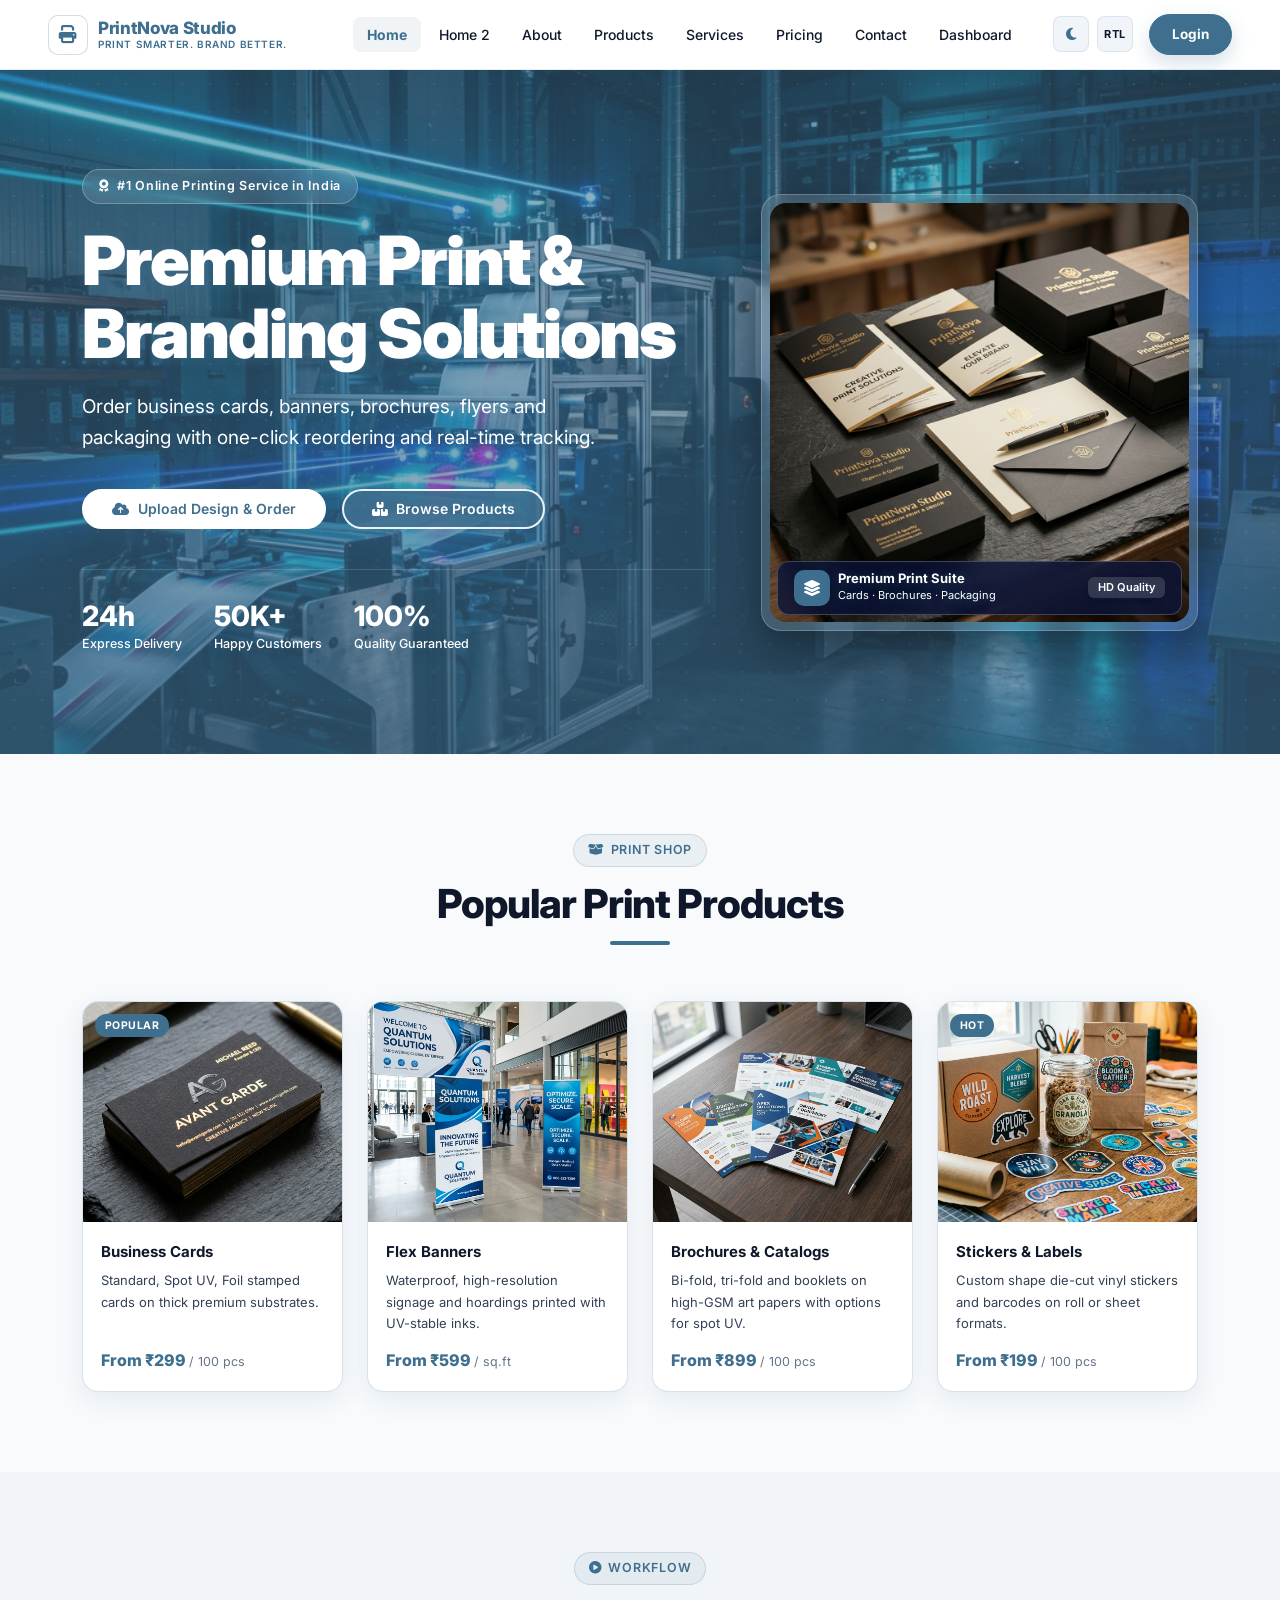
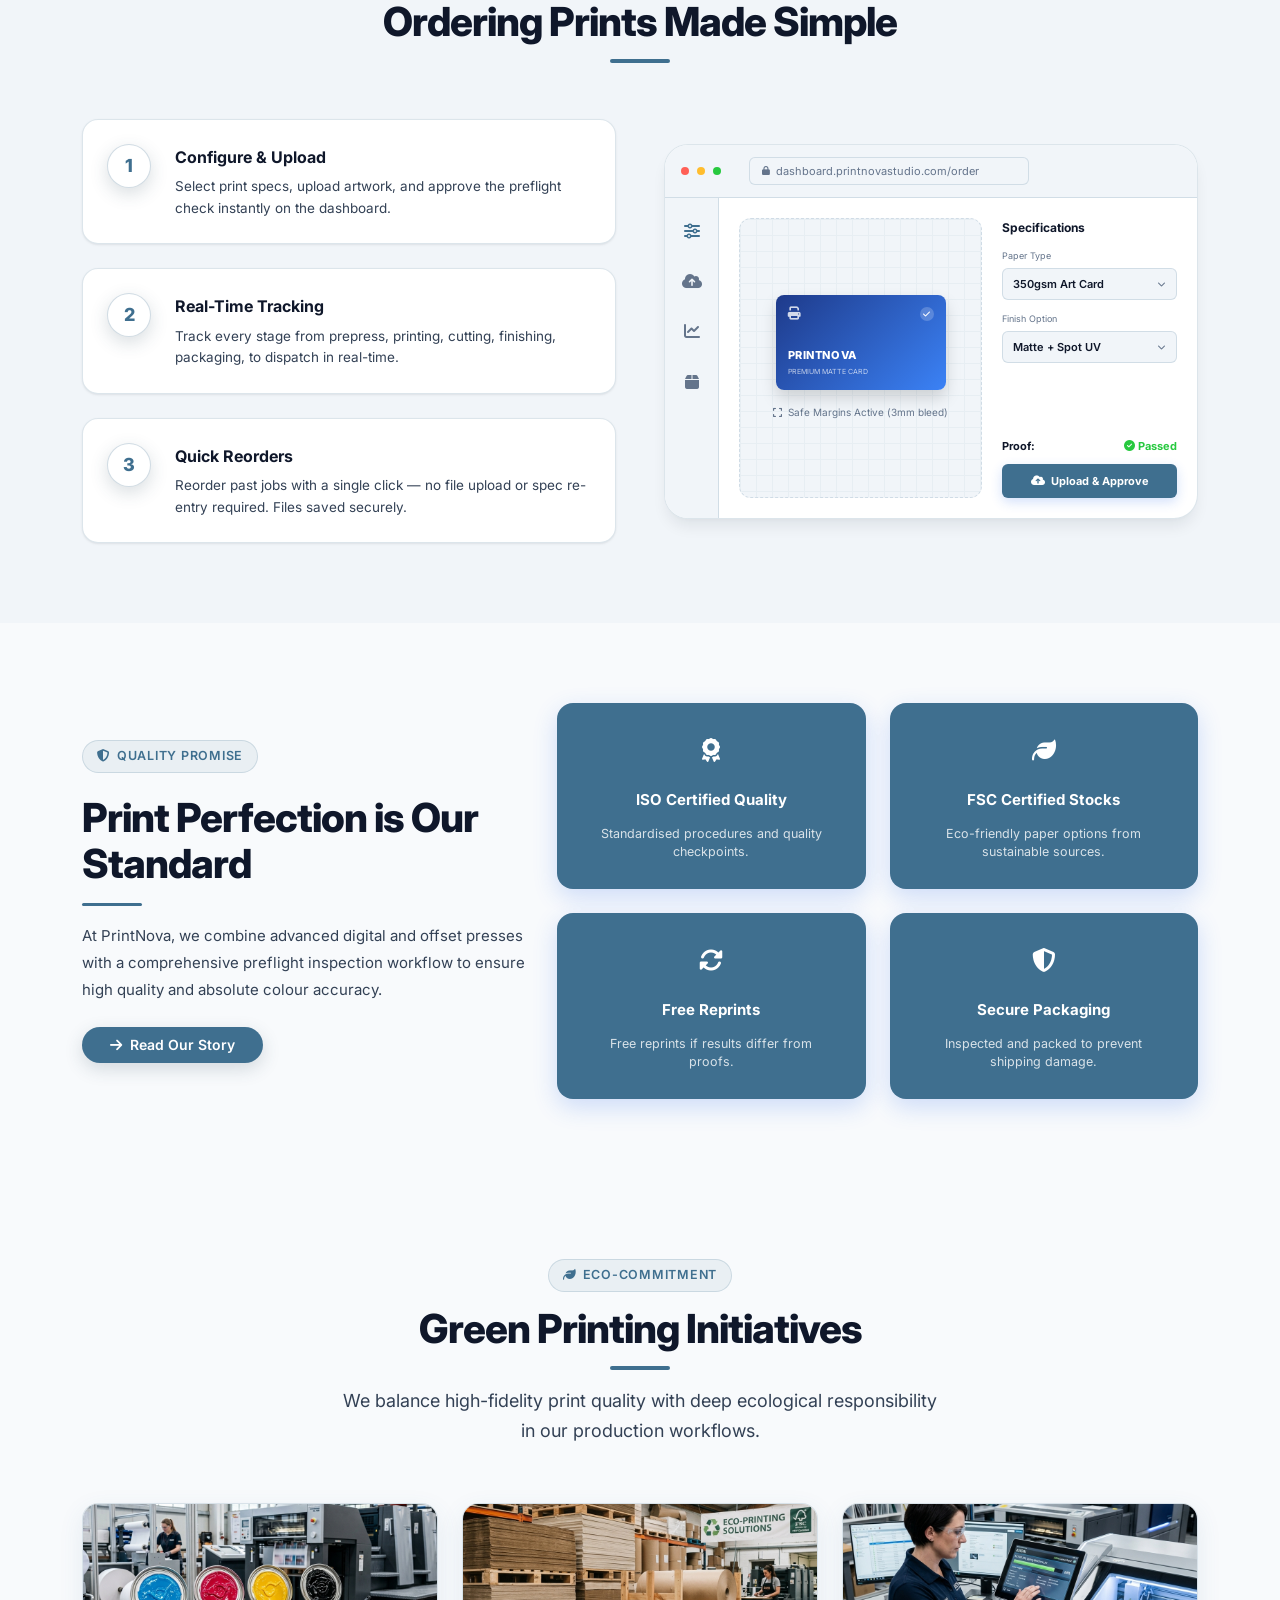
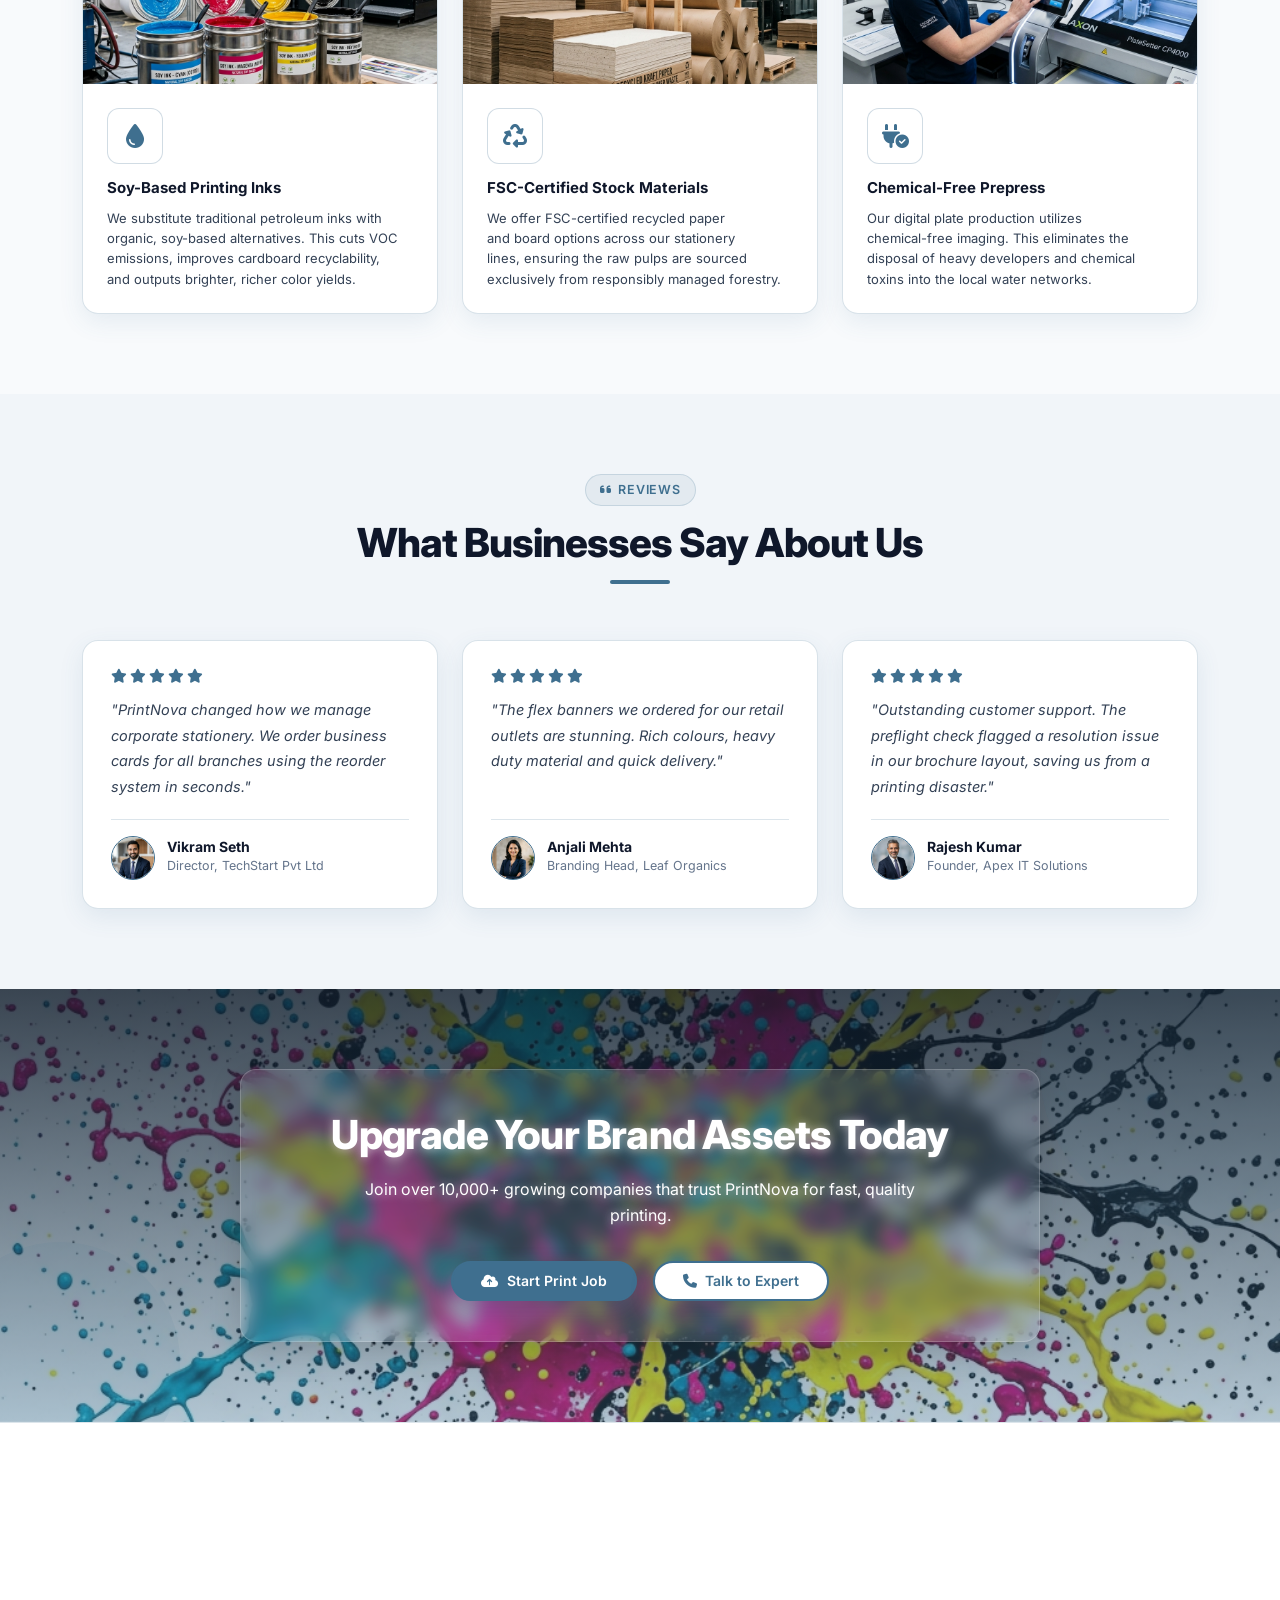
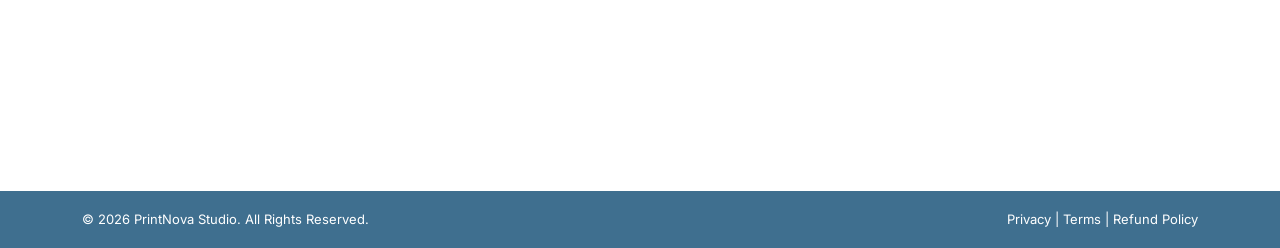
<file: index.html>
<!DOCTYPE html>
<html lang="en" data-theme="light" dir="ltr">
<head>
  <meta charset="UTF-8" /><meta name="viewport" content="width=device-width, initial-scale=1.0" />
  <title>PrintNova Studio | Print Smarter. Brand Better.</title>
  <link rel="icon" type="image/svg+xml" href="images/favicon.svg" />
  <meta name="description" content="Professional online printing store. Order business cards, banners, brochures, flyers and more. Upload your design, choose specs, track your job." />
  <link rel="stylesheet" href="https://cdn.jsdelivr.net/npm/bootstrap@5.3.3/dist/css/bootstrap.min.css" />
  <link rel="stylesheet" href="https://cdnjs.cloudflare.com/ajax/libs/font-awesome/6.5.1/css/all.min.css" />
  <link rel="stylesheet" href="https://cdn.jsdelivr.net/npm/aos@2.3.4/dist/aos.css" />
  <link href="https://fonts.googleapis.com/css2?family=Inter:wght@300;400;500;600;700;800;900&display=swap" rel="stylesheet" />
  <link rel="stylesheet" href="css/style.css?v=2.1" />
</head>
<body>
<!-- NAVBAR -->
<nav class="pn-navbar navbar navbar-expand-lg" role="navigation" aria-label="Main Navigation">
  <div class="container-fluid px-4 px-md-5">
    <a class="navbar-brand" href="index.html"><div class="nav-logo-icon"><i class="fa-solid fa-print"></i></div><div class="nav-brand-text"><span class="brand-name">PrintNova Studio</span><span class="brand-tag">Print Smarter. Brand Better.</span></div></a>
    <button class="navbar-toggler border-0 ms-auto me-2" type="button" data-bs-toggle="offcanvas" data-bs-target="#mobileMenu"><i class="fa-solid fa-bars" style="font-size:18px;"></i></button>
    <div class="collapse navbar-collapse ms-4">
      <ul class="navbar-nav align-items-center gap-1">
        <li class="nav-item"><a class="nav-link active" href="index.html">Home</a></li>
        <li class="nav-item"><a class="nav-link" href="home2.html">Home 2</a></li>
        <li class="nav-item"><a class="nav-link" href="about.html">About</a></li>
        <li class="nav-item"><a class="nav-link" href="products.html">Products</a></li>
        <li class="nav-item"><a class="nav-link" href="services.html">Services</a></li>
        <li class="nav-item"><a class="nav-link" href="pricing.html">Pricing</a></li>
        <li class="nav-item"><a class="nav-link" href="contact.html">Contact</a></li>
        <li class="nav-item"><a class="nav-link" href="dashboard.html">Dashboard</a></li>
      </ul>
      <div class="d-flex align-items-center gap-2 ms-auto">
        <button class="nav-icon-btn" data-theme-toggle data-theme-icon><i class="fa-solid fa-moon"></i></button>
        <button class="nav-icon-btn" data-dir-toggle data-dir-icon><i class="fa-solid fa-arrow-left-to-bracket"></i></button>
        <a href="login.html" class="btn-nav-login ms-2">Login</a>
      </div>
    </div>
  </div>
</nav>
<div class="offcanvas offcanvas-end" tabindex="-1" id="mobileMenu">
  <div class="offcanvas-header"><a href="index.html" class="navbar-brand"><div class="nav-logo-icon" style="width:34px;height:34px;font-size:15px;"><i class="fa-solid fa-print"></i></div><div class="nav-brand-text"><span class="brand-name" style="font-size:15px;">PrintNova Studio</span></div></a><button type="button" class="btn-close" data-bs-dismiss="offcanvas"></button></div>
  <div class="offcanvas-body d-flex flex-column p-0">
    <ul class="navbar-nav flex-column p-3">
      <li><a class="nav-link active" href="index.html"><i class="fa-solid fa-house me-2" style="width:18px;color:var(--pn-blue);"></i>Home</a></li>
      <li><a class="nav-link" href="home2.html"><i class="fa-solid fa-layer-group me-2" style="width:18px;color:var(--pn-blue);"></i>Home 2</a></li>
      <li><a class="nav-link" href="about.html"><i class="fa-solid fa-circle-info me-2" style="width:18px;color:var(--pn-blue);"></i>About</a></li>
      <li><a class="nav-link" href="products.html"><i class="fa-solid fa-box-open me-2" style="width:18px;color:var(--pn-blue);"></i>Products</a></li>
      <li><a class="nav-link" href="services.html"><i class="fa-solid fa-gears me-2" style="width:18px;color:var(--pn-blue);"></i>Services</a></li>
      <li><a class="nav-link" href="pricing.html"><i class="fa-solid fa-tag me-2" style="width:18px;color:var(--pn-blue);"></i>Pricing</a></li>
      <li><a class="nav-link" href="contact.html"><i class="fa-solid fa-envelope me-2" style="width:18px;color:var(--pn-blue);"></i>Contact</a></li>
      <li><a class="nav-link" href="dashboard.html"><i class="fa-solid fa-gauge-high me-2" style="width:18px;color:var(--pn-blue);"></i>Dashboard</a></li>
    </ul>
    <div class="px-3 pb-3 mt-2"><a href="login.html" class="btn-pn btn-pn-primary w-100 justify-content-center">Login</a></div>
    <div class="mobile-controls">
      <button class="nav-icon-btn flex-fill justify-content-center" data-theme-toggle data-theme-icon style="display:flex;align-items:center;gap:6px;"><i class="fa-solid fa-moon"></i><span style="font-size:12px;">Theme</span></button>
      <button class="nav-icon-btn flex-fill justify-content-center" data-dir-toggle data-dir-icon style="display:flex;align-items:center;gap:6px;"><i class="fa-solid fa-arrow-left-to-bracket"></i><span style="font-size:12px;">RTL</span></button>
    </div>
  </div>
</div>

<!-- HERO -->
<section class="pn-hero hero-gradient-1" id="home" style="background-image: linear-gradient(rgba(11,20,55,.65), rgba(11,20,55,.85)), url('images/banners/home.png'), url('file:///C:/Users/NIVETHA/.gemini/antigravity-ide/brain/9cc01bb4-d897-4782-8b10-37ea2616c0c7/banner_home_hero_bg_1784974987682.png'); background-size: cover; background-position: center; background-repeat: no-repeat;" aria-label="Hero Section">
  <div style="position:absolute;inset:0;background-image:radial-gradient(rgba(255,255,255,.07) 1px,transparent 1px);background-size:28px 28px;z-index:1;"></div>
  <div class="container hero-content position-relative" style="z-index:2;">
    <div class="row align-items-center g-5">
      <div class="col-lg-7" data-aos="fade-right" data-aos-duration="1000">
        <div class="hero-badge"><i class="fa-solid fa-award"></i> #1 Online Printing Service in India</div>
        <h1 class="hero-title">Premium <span class="highlight">Print</span> &amp;<br>Branding <span class="highlight">Solutions</span></h1>
        <p class="hero-sub">Order business cards, banners, brochures, flyers and packaging with one-click reordering and real-time tracking.</p>
        <div class="d-flex flex-wrap gap-3">
          <a href="dashboard.html" class="btn-pn btn-pn-white"><i class="fa-solid fa-cloud-arrow-up"></i> Upload Design &amp; Order</a>
          <a href="products.html" class="btn-pn" style="background:rgba(255,255,255,.12);color:#fff;border:1.5px solid rgba(255,255,255,.3);"><i class="fa-solid fa-boxes-stacked"></i> Browse Products</a>
        </div>
        <div class="hero-stats">
          <div><div class="hero-stat-value">24h</div><div class="hero-stat-label">Express Delivery</div></div>
          <div><div class="hero-stat-value">50K+</div><div class="hero-stat-label">Happy Customers</div></div>
          <div><div class="hero-stat-value">100%</div><div class="hero-stat-label">Quality Guaranteed</div></div>
        </div>
      </div>
      <div class="col-lg-5" data-aos="zoom-in" data-aos-duration="1000">
        <div class="hero-mockup-wrapper float-anim position-relative">
          <div class="hero-mockup-card p-2" style="background: rgba(255, 255, 255, 0.12); backdrop-filter: blur(12px); border: 1px solid rgba(255, 255, 255, 0.22); border-radius: 20px; box-shadow: 0 20px 40px rgba(0,0,0,0.35); overflow: hidden;">
            <img src="images/hero_print_mockup.png" onerror="this.onerror=null; this.src='file:///C:/Users/NIVETHA/.gemini/antigravity-ide/brain/9cc01bb4-d897-4782-8b10-37ea2616c0c7/hero_print_mockup_1784974739644.png';" alt="PrintNova Studio Premium Print &amp; Branding Mockup" class="img-fluid rounded-4 w-100" style="object-fit: cover; aspect-ratio: 1 / 1; display: block;" />
          </div>
          <div class="hero-mockup-badge d-flex align-items-center gap-2 px-3 py-2 position-absolute" style="bottom: 16px; left: 16px; right: 16px; background: rgba(11, 20, 55, 0.82); backdrop-filter: blur(10px); border: 1px solid rgba(255, 255, 255, 0.2); border-radius: 12px; color: #fff; z-index: 3;">
            <div style="width:36px; height:36px; border-radius:10px; background:var(--pn-ink); display:flex; align-items:center; justify-content:center; color:#fff; font-size:16px; flex-shrink:0;">
              <i class="fa-solid fa-layer-group"></i>
            </div>
            <div>
              <div style="font-size: 13px; font-weight: 700; line-height: 1.2;">Premium Print Suite</div>
              <div style="font-size: 11px; color: rgba(255, 255, 255, 0.7);">Cards · Brochures · Packaging</div>
            </div>
            <span class="badge ms-auto" style="background: rgba(255, 255, 255, 0.15); font-size: 11px; font-weight: 600; padding: 5px 10px;">HD Quality</span>
          </div>
        </div>
      </div>
    </div>
  </div>
</section>

<!-- PRODUCTS PREVIEW -->
<section class="section-pad" aria-label="Products Preview">
  <div class="container">
    <div class="section-header" data-aos="fade-up">
      <span class="section-badge"><i class="fa-solid fa-box-open"></i> Print Shop</span>
      <h2 class="section-title">Popular Print Products</h2>
      <div class="divider-gradient"></div>
    </div>
    <div class="row g-4">
      <div class="col-sm-6 col-lg-3" data-aos="fade-up" data-aos-delay="0">
        <div class="product-card">
          <div class="product-img-wrap"><img src="images/product_cards.png" onerror="this.onerror=null; this.src='file:///C:/Users/NIVETHA/.gemini/antigravity-ide/brain/43d818c6-9e5e-461c-b8e6-51fbe6b5acbc/product_cards_1783603616965.png';" alt="Business Cards"><div class="product-overlay"><a href="products.html" class="btn-pn btn-pn-white" style="font-size:12px;padding:7px 16px;">View Options</a></div><span class="product-tag">Popular</span></div>
          <div class="product-info"><div class="product-name">Business Cards</div><div class="product-desc">Standard, Spot UV, Foil stamped cards on thick premium substrates.</div><div class="product-price">From ₹299 <span>/ 100 pcs</span></div></div>
        </div>
      </div>
      <div class="col-sm-6 col-lg-3" data-aos="fade-up" data-aos-delay="100">
        <div class="product-card">
          <div class="product-img-wrap"><img src="images/product_banners.png" onerror="this.onerror=null; this.src='file:///C:/Users/NIVETHA/.gemini/antigravity-ide/brain/43d818c6-9e5e-461c-b8e6-51fbe6b5acbc/product_banners_1783603631735.png';" alt="Flex Banners"><div class="product-overlay"><a href="products.html" class="btn-pn btn-pn-white" style="font-size:12px;padding:7px 16px;">View Options</a></div></div>
          <div class="product-info"><div class="product-name">Flex Banners</div><div class="product-desc">Waterproof, high-resolution signage and hoardings printed with UV-stable inks.</div><div class="product-price">From ₹599 <span>/ sq.ft</span></div></div>
        </div>
      </div>
      <div class="col-sm-6 col-lg-3" data-aos="fade-up" data-aos-delay="200">
        <div class="product-card">
          <div class="product-img-wrap"><img src="images/product_brochures.png" onerror="this.onerror=null; this.src='file:///C:/Users/NIVETHA/.gemini/antigravity-ide/brain/43d818c6-9e5e-461c-b8e6-51fbe6b5acbc/product_brochures_1783603649810.png';" alt="Brochures &amp; Catalogs"><div class="product-overlay"><a href="products.html" class="btn-pn btn-pn-white" style="font-size:12px;padding:7px 16px;">View Options</a></div></div>
          <div class="product-info"><div class="product-name">Brochures &amp; Catalogs</div><div class="product-desc">Bi-fold, tri-fold and booklets on high-GSM art papers with options for spot UV.</div><div class="product-price">From ₹899 <span>/ 100 pcs</span></div></div>
        </div>
      </div>
      <div class="col-sm-6 col-lg-3" data-aos="fade-up" data-aos-delay="300">
        <div class="product-card">
          <div class="product-img-wrap"><img src="images/product_stickers.png" onerror="this.onerror=null; this.src='file:///C:/Users/NIVETHA/.gemini/antigravity-ide/brain/43d818c6-9e5e-461c-b8e6-51fbe6b5acbc/product_stickers_1783603663351.png';" alt="Stickers &amp; Labels"><div class="product-overlay"><a href="products.html" class="btn-pn btn-pn-white" style="font-size:12px;padding:7px 16px;">View Options</a></div><span class="product-tag">Hot</span></div>
          <div class="product-info"><div class="product-name">Stickers &amp; Labels</div><div class="product-desc">Custom shape die-cut vinyl stickers and barcodes on roll or sheet formats.</div><div class="product-price">From ₹199 <span>/ 100 pcs</span></div></div>
        </div>
      </div>
    </div>
  </div>
</section>

<!-- HOW IT WORKS -->
<section class="section-pad bg-surface-2" aria-label="How it works">
  <div class="container">
    <div class="section-header" data-aos="fade-up">
      <span class="section-badge"><i class="fa-solid fa-circle-play"></i> Workflow</span>
      <h2 class="section-title">Ordering Prints Made Simple</h2>
      <div class="divider-gradient"></div>
    </div>
    <div class="row g-5 align-items-center">
      <div class="col-lg-6" data-aos="fade-right">
        <div class="d-flex flex-column gap-4">
          <div class="simple-workflow-card d-flex align-items-start gap-4" style="background:var(--bg-surface); padding:24px; border-radius:var(--radius-lg); border:1px solid var(--border-color); box-shadow:var(--shadow-sm); margin:0;">
            <div class="step-number" style="margin: 0; flex-shrink: 0; width: 44px; height: 44px; font-size: 18px; font-weight:800; border-radius:50%; background:var(--pn-blue-light); border:2px solid var(--pn-blue); color:var(--pn-blue); display: flex; align-items: center; justify-content: center;">1</div>
            <div>
              <div style="font-size:16px;font-weight:700;color:var(--text-primary);margin-bottom:6px;">Configure &amp; Upload</div>
              <div style="font-size:13.5px;color:var(--text-secondary);line-height:1.6;">Select print specs, upload artwork, and approve the preflight check instantly on the dashboard.</div>
            </div>
          </div>
          <div class="simple-workflow-card d-flex align-items-start gap-4" style="background:var(--bg-surface); padding:24px; border-radius:var(--radius-lg); border:1px solid var(--border-color); box-shadow:var(--shadow-sm); margin:0;">
            <div class="step-number" style="margin: 0; flex-shrink: 0; width: 44px; height: 44px; font-size: 18px; font-weight:800; border-radius:50%; background:var(--pn-blue-light); border:2px solid var(--pn-blue); color:var(--pn-blue); display: flex; align-items: center; justify-content: center;">2</div>
            <div>
              <div style="font-size:16px;font-weight:700;color:var(--text-primary);margin-bottom:6px;">Real-Time Tracking</div>
              <div style="font-size:13.5px;color:var(--text-secondary);line-height:1.6;">Track every stage from prepress, printing, cutting, finishing, packaging, to dispatch in real-time.</div>
            </div>
          </div>
          <div class="simple-workflow-card d-flex align-items-start gap-4" style="background:var(--bg-surface); padding:24px; border-radius:var(--radius-lg); border:1px solid var(--border-color); box-shadow:var(--shadow-sm); margin:0;">
            <div class="step-number" style="margin: 0; flex-shrink: 0; width: 44px; height: 44px; font-size: 18px; font-weight:800; border-radius:50%; background:var(--pn-blue-light); border:2px solid var(--pn-blue); color:var(--pn-blue); display: flex; align-items: center; justify-content: center;">3</div>
            <div>
              <div style="font-size:16px;font-weight:700;color:var(--text-primary);margin-bottom:6px;">Quick Reorders</div>
              <div style="font-size:13.5px;color:var(--text-secondary);line-height:1.6;">Reorder past jobs with a single click — no file upload or spec re-entry required. Files saved securely.</div>
            </div>
          </div>
        </div>
      </div>
      <div class="col-lg-6" data-aos="fade-left">
        <div class="dashboard-mockup" style="background: var(--bg-surface); border: 1px solid var(--border-color); border-radius: var(--radius-xl); box-shadow: var(--shadow-lg); overflow: hidden; display: flex; flex-direction: column;">
          <!-- Window Header -->
          <div style="background: var(--bg-surface-2); padding: 12px 16px; border-bottom: 1px solid var(--border-color); display: flex; align-items: center; gap: 8px;">
            <div style="width: 8px; height: 8px; border-radius: 50%; background: #ff5f56;"></div>
            <div style="width: 8px; height: 8px; border-radius: 50%; background: #ffbd2e;"></div>
            <div style="width: 8px; height: 8px; border-radius: 50%; background: #27c93f;"></div>
            <div style="background: var(--bg-surface-2); border: 1px solid var(--border-color); border-radius: 6px; padding: 4px 12px; font-size: 11px; color: var(--text-muted); margin-left: 20px; display: flex; align-items: center; gap: 6px; flex: 1; max-width: 280px; overflow: hidden; text-overflow: ellipsis; white-space: nowrap;">
              <i class="fa-solid fa-lock" style="font-size: 9px;"></i> dashboard.printnovastudio.com/order
            </div>
          </div>
          <!-- Dashboard Workspace -->
          <div class="dashboard-mockup-workspace" style="display: flex; min-height: 320px;">
            <!-- Sidebar -->
            <div class="dashboard-mockup-sidebar" style="width: 54px; background: var(--bg-surface-2); border-right: 1px solid var(--border-color); display: flex; flex-direction: column; align-items: center; padding-top: 20px; gap: 24px;">
              <div style="color: var(--pn-blue); font-size: 16px;"><i class="fa-solid fa-sliders"></i></div>
              <div style="color: var(--text-muted); font-size: 16px;"><i class="fa-solid fa-cloud-arrow-up"></i></div>
              <div style="color: var(--text-muted); font-size: 16px;"><i class="fa-solid fa-chart-line"></i></div>
              <div style="color: var(--text-muted); font-size: 16px;"><i class="fa-solid fa-box"></i></div>
            </div>
            <!-- Main Area -->
            <div class="dashboard-mockup-main" style="flex: 1; display: flex; padding: 20px; gap: 20px; flex-wrap: wrap;">
              <!-- Canvas Mockup -->
              <div class="dashboard-mockup-canvas" style="flex: 1.2; background: var(--bg-surface-2); border: 1px dashed var(--border-color); border-radius: 12px; min-height: 200px; display: flex; flex-direction: column; align-items: center; justify-content: center; position: relative; overflow: hidden; padding: 16px;">
                <!-- Grid overlay -->
                <div style="position: absolute; inset: 0; opacity: 0.05; background-image: linear-gradient(var(--pn-blue) 1px, transparent 1px), linear-gradient(90deg, var(--pn-blue) 1px, transparent 1px); background-size: 16px 16px;"></div>
                <!-- Mockup Card -->
                <div class="dashboard-mockup-card-preview" style="width: 170px; height: 95px; background: linear-gradient(135deg, #1e3a8a, #3b82f6); border-radius: 8px; box-shadow: 0 8px 16px rgba(0,0,0,0.15); display: flex; flex-direction: column; justify-content: space-between; padding: 12px; color: #fff; position: relative;">
                  <div style="display: flex; justify-content: space-between; align-items: center;">
                    <i class="fa-solid fa-print" style="font-size: 13px; opacity: 0.8;"></i>
                    <div style="width: 14px; height: 14px; border-radius: 50%; background: rgba(255,255,255,0.2); display: flex; align-items: center; justify-content: center; font-size: 8px;"><i class="fa-solid fa-check"></i></div>
                  </div>
                  <div>
                    <div style="font-size: 11px; font-weight: 800; letter-spacing: 0.05em;">PRINTNOVA</div>
                    <div style="font-size: 7px; opacity: 0.7; margin-top: 2px;">PREMIUM MATTE CARD</div>
                  </div>
                </div>
                <div class="dashboard-mockup-safe-text" style="font-size: 10px; color: var(--text-muted); margin-top: 14px; display: flex; align-items: center; gap: 6px;"><i class="fa-solid fa-expand"></i> Safe Margins Active (3mm bleed)</div>
              </div>
              <!-- Controls -->
              <div style="flex: 1; display: flex; flex-direction: column; gap: 12px; min-width: 150px;">
                <div style="font-size: 12px; font-weight: 700; color: var(--text-primary);">Specifications</div>
                <div>
                  <label style="font-size: 9px; color: var(--text-muted); display: block; margin-bottom: 4px;">Paper Type</label>
                  <div style="font-size: 11px; padding: 6px 10px; background: var(--bg-surface-2); border: 1px solid var(--border-color); border-radius: 6px; color: var(--text-primary); font-weight: 600; display: flex; justify-content: space-between; align-items: center;">
                    350gsm Art Card <i class="fa-solid fa-chevron-down" style="font-size: 8px; color: var(--text-muted);"></i>
                  </div>
                </div>
                <div>
                  <label style="font-size: 9px; color: var(--text-muted); display: block; margin-bottom: 4px;">Finish Option</label>
                  <div style="font-size: 11px; padding: 6px 10px; background: var(--bg-surface-2); border: 1px solid var(--border-color); border-radius: 6px; color: var(--text-primary); font-weight: 600; display: flex; justify-content: space-between; align-items: center;">
                    Matte + Spot UV <i class="fa-solid fa-chevron-down" style="font-size: 8px; color: var(--text-muted);"></i>
                  </div>
                </div>
                <div style="margin-top: auto; display: flex; flex-direction: column; gap: 8px;">
                  <div style="font-size: 11px; display: flex; justify-content: space-between; color: var(--text-primary); font-weight: 700;">
                    <span>Proof:</span>
                    <span style="color: #27c93f;"><i class="fa-solid fa-circle-check"></i> Passed</span>
                  </div>
                  <button style="width: 100%; border: none; background: var(--pn-blue); color: #fff; border-radius: 6px; padding: 8px; font-size: 11px; font-weight: 700; display: flex; align-items: center; justify-content: center; gap: 6px; box-shadow: 0 4px 12px rgba(37,99,235,0.2);">
                    <i class="fa-solid fa-cloud-arrow-up"></i> Upload &amp; Approve
                  </button>
                </div>
              </div>
            </div>
          </div>
        </div>
      </div>
    </div>
  </div>
</section>

<!-- VISUAL FEATURE TILES -->
<section class="section-pad" aria-label="Features Grid">
  <div class="container">
    <div class="row g-4 align-items-center">
      <div class="col-lg-5" data-aos="fade-right">
        <span class="section-badge"><i class="fa-solid fa-shield-halved"></i> Quality Promise</span>
        <h2 class="section-title mt-2">Print Perfection is Our Standard</h2>
        <div class="section-line" style="margin:16px 0;"></div>
        <p style="font-size:15px;color:var(--text-secondary);line-height:1.8;margin-bottom:24px;">At PrintNova, we combine advanced digital and offset presses with a comprehensive preflight inspection workflow to ensure high quality and absolute colour accuracy.</p>
        <a href="about.html" class="btn-pn btn-pn-primary"><i class="fa-solid fa-arrow-right"></i> Read Our Story</a>
      </div>
      <div class="col-lg-7" data-aos="fade-left">
        <div class="row g-4 pn-staggered-grid">
          <div class="col-sm-6 col-12">
            <div style="background:var(--pn-blue);border-radius:var(--radius-lg);padding:28px;text-align:center;color:#fff;box-shadow:0 8px 24px rgba(37,99,235,.2);">
              <div style="font-size:24px;margin-bottom:10px;"><i class="fa-solid fa-award"></i></div>
              <div style="font-size:15px;font-weight:700;margin-bottom:6px;">ISO Certified Quality</div>
              <div style="font-size:12.5px;opacity:.8;">Standardised procedures and quality checkpoints.</div>
            </div>
          </div>
          <div class="col-sm-6 col-12">
            <div style="background:var(--pn-blue);border-radius:var(--radius-lg);padding:28px;text-align:center;color:#fff;box-shadow:0 8px 24px rgba(37,99,235,.2);">
              <div style="font-size:24px;margin-bottom:10px;"><i class="fa-solid fa-leaf"></i></div>
              <div style="font-size:15px;font-weight:700;margin-bottom:6px;">FSC Certified Stocks</div>
              <div style="font-size:12.5px;opacity:.8;">Eco-friendly paper options from sustainable sources.</div>
            </div>
          </div>
          <div class="col-sm-6 col-12">
            <div style="background:var(--pn-blue);border-radius:var(--radius-lg);padding:28px;text-align:center;color:#fff;box-shadow:0 8px 24px rgba(37,99,235,.2);">
              <div style="font-size:24px;margin-bottom:10px;"><i class="fa-solid fa-rotate"></i></div>
              <div style="font-size:15px;font-weight:700;margin-bottom:6px;">Free Reprints</div>
              <div style="font-size:12.5px;opacity:.8;">Free reprints if results differ from proofs.</div>
            </div>
          </div>
          <div class="col-sm-6 col-12">
            <div style="background:var(--pn-blue);border-radius:var(--radius-lg);padding:28px;text-align:center;color:#fff;box-shadow:0 8px 24px rgba(37,99,235,.2);">
              <div style="font-size:24px;margin-bottom:10px;"><i class="fa-solid fa-shield-halved"></i></div>
              <div style="font-size:15px;font-weight:700;margin-bottom:6px;">Secure Packaging</div>
              <div style="font-size:12.5px;opacity:.8;">Inspected and packed to prevent shipping damage.</div>
            </div>
          </div>
        </div>
      </div>
    </div>
  </div>
</section>

<!-- ECO-FRIENDLY INITIATIVE -->
<section class="section-pad bg-surface" aria-label="Eco-Friendly Initiatives">
  <div class="container">
    <div class="section-header" data-aos="fade-up">
      <span class="section-badge"><i class="fa-solid fa-leaf"></i> Eco-Commitment</span>
      <h2 class="section-title">Green Printing Initiatives</h2>
      <div class="divider-gradient"></div>
      <p class="section-subtitle mt-3">We balance high-fidelity print quality with deep ecological responsibility in our production workflows.</p>
    </div>
    <div class="row g-4">
      <div class="col-md-4" data-aos="fade-up" data-aos-delay="0">
        <div class="pn-card" style="padding: 0 !important; height: 100%; overflow: hidden; display: flex; flex-direction: column;">
          <div style="height: 180px; overflow: hidden; position: relative;">
            <img src="images/eco_soy_ink.png" onerror="this.onerror=null; this.src='file:///C:/Users/NIVETHA/.gemini/antigravity-ide/brain/c7037c25-03a7-4db5-84be-1b852d559f81/eco_soy_ink_1783937166071.png';" alt="Soy-Based Printing Inks" style="width: 100%; height: 100%; object-fit: cover; display: block;">
          </div>
          <div class="pn-card-body" style="padding: 24px;">
            <div class="pn-card-icon icon-green" style="margin-bottom: 14px;"><i class="fa-solid fa-droplet"></i></div>
            <div class="pn-card-title" style="font-size:15px; font-weight:700;">Soy-Based Printing Inks</div>
            <div class="pn-card-text" style="font-size:13px; color:var(--text-secondary);">We substitute traditional petroleum inks with organic, soy-based alternatives. This cuts VOC emissions, improves cardboard recyclability, and outputs brighter, richer color yields.</div>
          </div>
        </div>
      </div>
      <div class="col-md-4" data-aos="fade-up" data-aos-delay="100">
        <div class="pn-card" style="padding: 0 !important; height: 100%; overflow: hidden; display: flex; flex-direction: column;">
          <div style="height: 180px; overflow: hidden; position: relative;">
            <img src="images/eco_fsc_paper.png" onerror="this.onerror=null; this.src='file:///C:/Users/NIVETHA/.gemini/antigravity-ide/brain/c7037c25-03a7-4db5-84be-1b852d559f81/eco_fsc_paper_1783937187288.png';" alt="FSC-Certified Stock Materials" style="width: 100%; height: 100%; object-fit: cover; display: block;">
          </div>
          <div class="pn-card-body" style="padding: 24px;">
            <div class="pn-card-icon icon-green" style="margin-bottom: 14px;"><i class="fa-solid fa-recycle"></i></div>
            <div class="pn-card-title" style="font-size:15px; font-weight:700;">FSC-Certified Stock Materials</div>
            <div class="pn-card-text" style="font-size:13px; color:var(--text-secondary);">We offer FSC-certified recycled paper and board options across our stationery lines, ensuring the raw pulps are sourced exclusively from responsibly managed forestry.</div>
          </div>
        </div>
      </div>
      <div class="col-md-4" data-aos="fade-up" data-aos-delay="200">
        <div class="pn-card" style="padding: 0 !important; height: 100%; overflow: hidden; display: flex; flex-direction: column;">
          <div style="height: 180px; overflow: hidden; position: relative;">
            <img src="images/eco_prepress.png" onerror="this.onerror=null; this.src='file:///C:/Users/NIVETHA/.gemini/antigravity-ide/brain/c7037c25-03a7-4db5-84be-1b852d559f81/eco_prepress_1783937213035.png';" alt="Chemical-Free Prepress" style="width: 100%; height: 100%; object-fit: cover; display: block;">
          </div>
          <div class="pn-card-body" style="padding: 24px;">
            <div class="pn-card-icon icon-green" style="margin-bottom: 14px;"><i class="fa-solid fa-plug-circle-check"></i></div>
            <div class="pn-card-title" style="font-size:15px; font-weight:700;">Chemical-Free Prepress</div>
            <div class="pn-card-text" style="font-size:13px; color:var(--text-secondary);">Our digital plate production utilizes chemical-free imaging. This eliminates the disposal of heavy developers and chemical toxins into the local water networks.</div>
          </div>
        </div>
      </div>
    </div>
  </div>
</section>

<!-- TESTIMONIALS -->
<section class="section-pad bg-surface-2" aria-label="Testimonials">
  <div class="container">
    <div class="section-header" data-aos="fade-up">
      <span class="section-badge"><i class="fa-solid fa-quote-left"></i> Reviews</span>
      <h2 class="section-title">What Businesses Say About Us</h2>
      <div class="divider-gradient"></div>
    </div>
    <div class="row g-4">
      <div class="col-md-6 col-lg-4" data-aos="fade-up" data-aos-delay="0">
        <div class="testimonial-card">
          <div class="testimonial-stars"><i class="fa-solid fa-star"></i><i class="fa-solid fa-star"></i><i class="fa-solid fa-star"></i><i class="fa-solid fa-star"></i><i class="fa-solid fa-star"></i></div>
          <div class="testimonial-text">"PrintNova changed how we manage corporate stationery. We order business cards for all branches using the reorder system in seconds."</div>
          <div class="testimonial-author"><img src="images/avatar_vikram.png" onerror="this.onerror=null; this.src='file:///C:/Users/NIVETHA/.gemini/antigravity-ide/brain/fd2e64b2-8f8b-458f-8177-729e7dcb8f58/avatar_vikram_1783872538882.png';" alt="Vikram Seth" class="author-avatar" style="object-fit: cover;" /><div><div class="author-name">Vikram Seth</div><div class="author-role">Director, TechStart Pvt Ltd</div></div></div>
        </div>
      </div>
      <div class="col-md-6 col-lg-4" data-aos="fade-up" data-aos-delay="100">
        <div class="testimonial-card">
          <div class="testimonial-stars"><i class="fa-solid fa-star"></i><i class="fa-solid fa-star"></i><i class="fa-solid fa-star"></i><i class="fa-solid fa-star"></i><i class="fa-solid fa-star"></i></div>
          <div class="testimonial-text">"The flex banners we ordered for our retail outlets are stunning. Rich colours, heavy duty material and quick delivery."</div>
          <div class="testimonial-author"><img src="images/avatar_anjali.png" onerror="this.onerror=null; this.src='file:///C:/Users/NIVETHA/.gemini/antigravity-ide/brain/fd2e64b2-8f8b-458f-8177-729e7dcb8f58/avatar_anjali_1783872565000.png';" alt="Anjali Mehta" class="author-avatar" style="object-fit: cover;" /><div><div class="author-name">Anjali Mehta</div><div class="author-role">Branding Head, Leaf Organics</div></div></div>
        </div>
      </div>
      <div class="col-md-6 col-lg-4" data-aos="fade-up" data-aos-delay="200">
        <div class="testimonial-card">
          <div class="testimonial-stars"><i class="fa-solid fa-star"></i><i class="fa-solid fa-star"></i><i class="fa-solid fa-star"></i><i class="fa-solid fa-star"></i><i class="fa-solid fa-star"></i></div>
          <div class="testimonial-text">"Outstanding customer support. The preflight check flagged a resolution issue in our brochure layout, saving us from a printing disaster."</div>
          <div class="testimonial-author"><img src="images/avatar_rajesh.png" onerror="this.onerror=null; this.src='file:///C:/Users/NIVETHA/.gemini/antigravity-ide/brain/fd2e64b2-8f8b-458f-8177-729e7dcb8f58/avatar_rajesh_1783872581775.png';" alt="Rajesh Kumar" class="author-avatar" style="object-fit: cover;" /><div><div class="author-name">Rajesh Kumar</div><div class="author-role">Founder, Apex IT Solutions</div></div></div>
        </div>
      </div>
    </div>
  </div>
</section>

<!-- CTA -->
<section class="cta-section cta-has-bg" aria-label="CTA">
  <div class="container position-relative text-center" style="z-index:2;">
    <h2 class="cta-title">Upgrade Your Brand Assets Today</h2>
    <p class="cta-sub">Join over 10,000+ growing companies that trust PrintNova for fast, quality printing.</p>
    <div class="d-flex flex-wrap gap-3 justify-content-center">
      <a href="dashboard.html" class="btn-pn btn-pn-white"><i class="fa-solid fa-cloud-arrow-up"></i> Start Print Job</a>
      <a href="contact.html" class="btn-pn" style="background:rgba(255,255,255,.12);color:#fff;border:1.5px solid rgba(255,255,255,.35);"><i class="fa-solid fa-phone"></i> Talk to Expert</a>
    </div>
  </div>
</section>

<!-- FOOTER -->
<footer class="pn-footer" role="contentinfo"><div class="container"><div class="row g-5"><div class="col-lg-4 col-md-6" data-aos="fade-up"><a href="index.html" class="footer-brand"><div class="nav-logo-icon" style="width:38px;height:38px;font-size:17px;"><i class="fa-solid fa-print"></i></div><div class="nav-brand-text"><span class="brand-name" style="color:#fff;font-size:16px;">PrintNova Studio</span></div></a><p class="footer-desc">India's print &amp; branding studio.</p><div class="footer-social"><a href="#" class="social-btn" aria-label="Facebook"><i class="fa-brands fa-facebook-f"></i></a><a href="#" class="social-btn" aria-label="Instagram"><i class="fa-brands fa-instagram"></i></a><a href="#" class="social-btn" aria-label="LinkedIn"><i class="fa-brands fa-linkedin-in"></i></a><a href="#" class="social-btn" aria-label="Twitter"><i class="fa-brands fa-x-twitter"></i></a><a href="#" class="social-btn" aria-label="YouTube"><i class="fa-brands fa-youtube"></i></a></div></div><div class="col-lg-2 col-md-3 col-6" data-aos="fade-up" data-aos-delay="100"><div class="footer-heading">Quick Links</div><ul class="footer-links"><li><a href="index.html"><i class="fa-solid fa-angle-right"></i> Home</a></li><li><a href="about.html"><i class="fa-solid fa-angle-right"></i> About </a></li><li><a href="products.html"><i class="fa-solid fa-angle-right"></i> Products</a></li><li><a href="services.html"><i class="fa-solid fa-angle-right"></i> Services</a></li><li><a href="pricing.html"><i class="fa-solid fa-angle-right"></i> Pricing</a></li><li><a href="contact.html"><i class="fa-solid fa-angle-right"></i> Contact</a></li></ul></div><div class="col-lg-2 col-md-3 col-6" data-aos="fade-up" data-aos-delay="150"><div class="footer-heading">Services</div><ul class="footer-links"><li><a href="services.html"><i class="fa-solid fa-angle-right"></i> Business Cards</a></li><li><a href="services.html"><i class="fa-solid fa-angle-right"></i> Flex Banners</a></li><li><a href="services.html"><i class="fa-solid fa-angle-right"></i> Brochures</a></li><li><a href="services.html"><i class="fa-solid fa-angle-right"></i> Bulk Printing</a></li><li><a href="services.html"><i class="fa-solid fa-angle-right"></i> Branding Pack</a></li><li><a href="services.html"><i class="fa-solid fa-angle-right"></i> Reorder</a></li></ul></div><div class="col-lg-4 col-md-6" data-aos="fade-up" data-aos-delay="200"><div class="footer-heading">Contact &amp; Newsletter</div><div class="footer-contact-item"><div class="footer-contact-icon"><i class="fa-solid fa-location-dot"></i></div><div>Plot 14, Industrial Estate, Anna Nagar, Chennai – 600040</div></div><div class="footer-contact-item"><div class="footer-contact-icon"><i class="fa-solid fa-phone"></i></div><div>+91 98400 12345</div></div><div class="footer-contact-item"><div class="footer-contact-icon"><i class="fa-solid fa-envelope"></i></div><div>hello@printnovastudio.com</div></div><form class="newsletter-form" onsubmit="event.preventDefault();showToast('Subscribed!','success');"><input type="email" class="newsletter-input" placeholder="Your email address" required aria-label="Newsletter email" /><button type="submit" class="btn-newsletter"><i class="fa-solid fa-paper-plane"></i></button></form></div></div></div><div class="footer-bottom"><div class="container"><div class="row align-items-center"><div class="col-md-6 text-center text-md-start">&copy; 2026 PrintNova Studio. All Rights Reserved.</div><div class="col-md-6 text-center text-md-end mt-2 mt-md-0"><a href="#">Privacy</a> | <a href="#">Terms</a> | <a href="#">Refund Policy</a></div></div></div></div></footer>
<button id="back-to-top" aria-label="Back to top"><i class="fa-solid fa-arrow-up"></i></button>
<script src="https://cdn.jsdelivr.net/npm/bootstrap@5.3.3/dist/js/bootstrap.bundle.min.js"></script>
<script src="https://cdn.jsdelivr.net/npm/aos@2.3.4/dist/aos.js"></script>
<script src="js/main.js"></script>
</body>
</html>
</file>
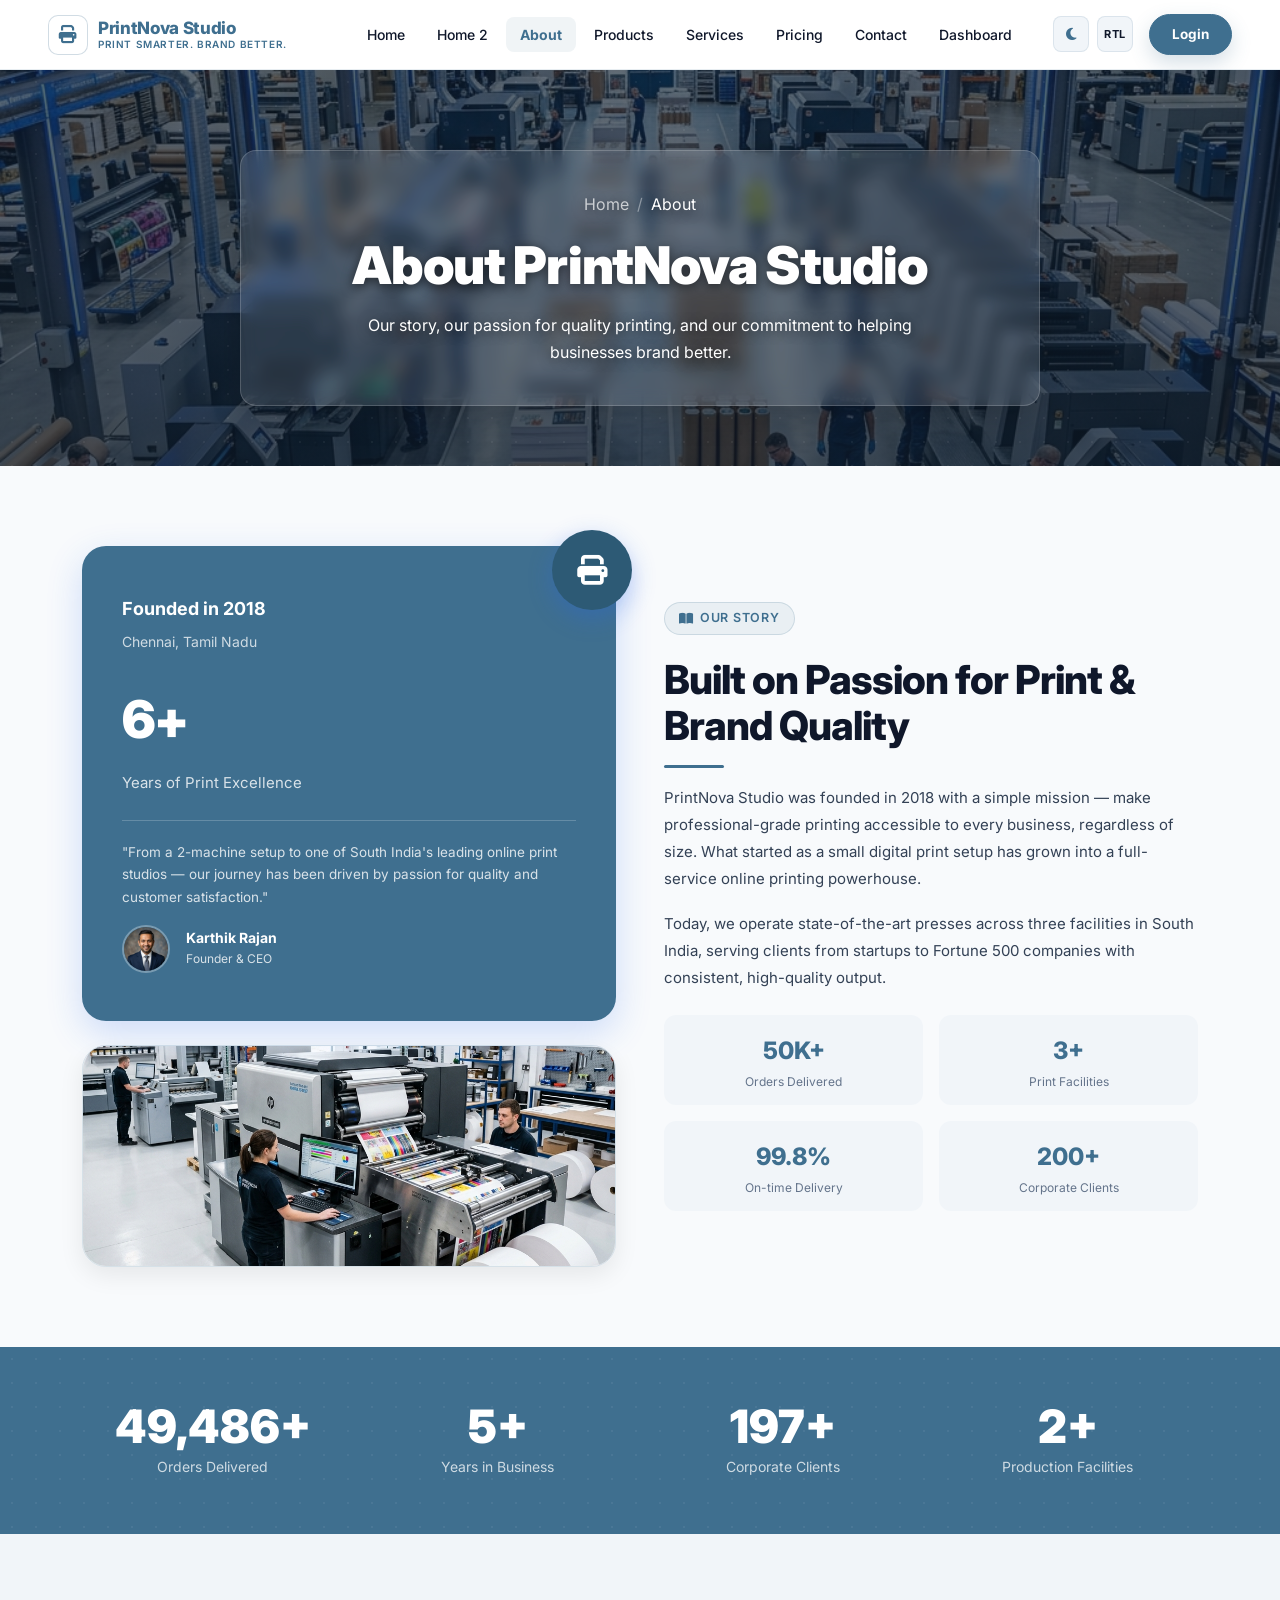
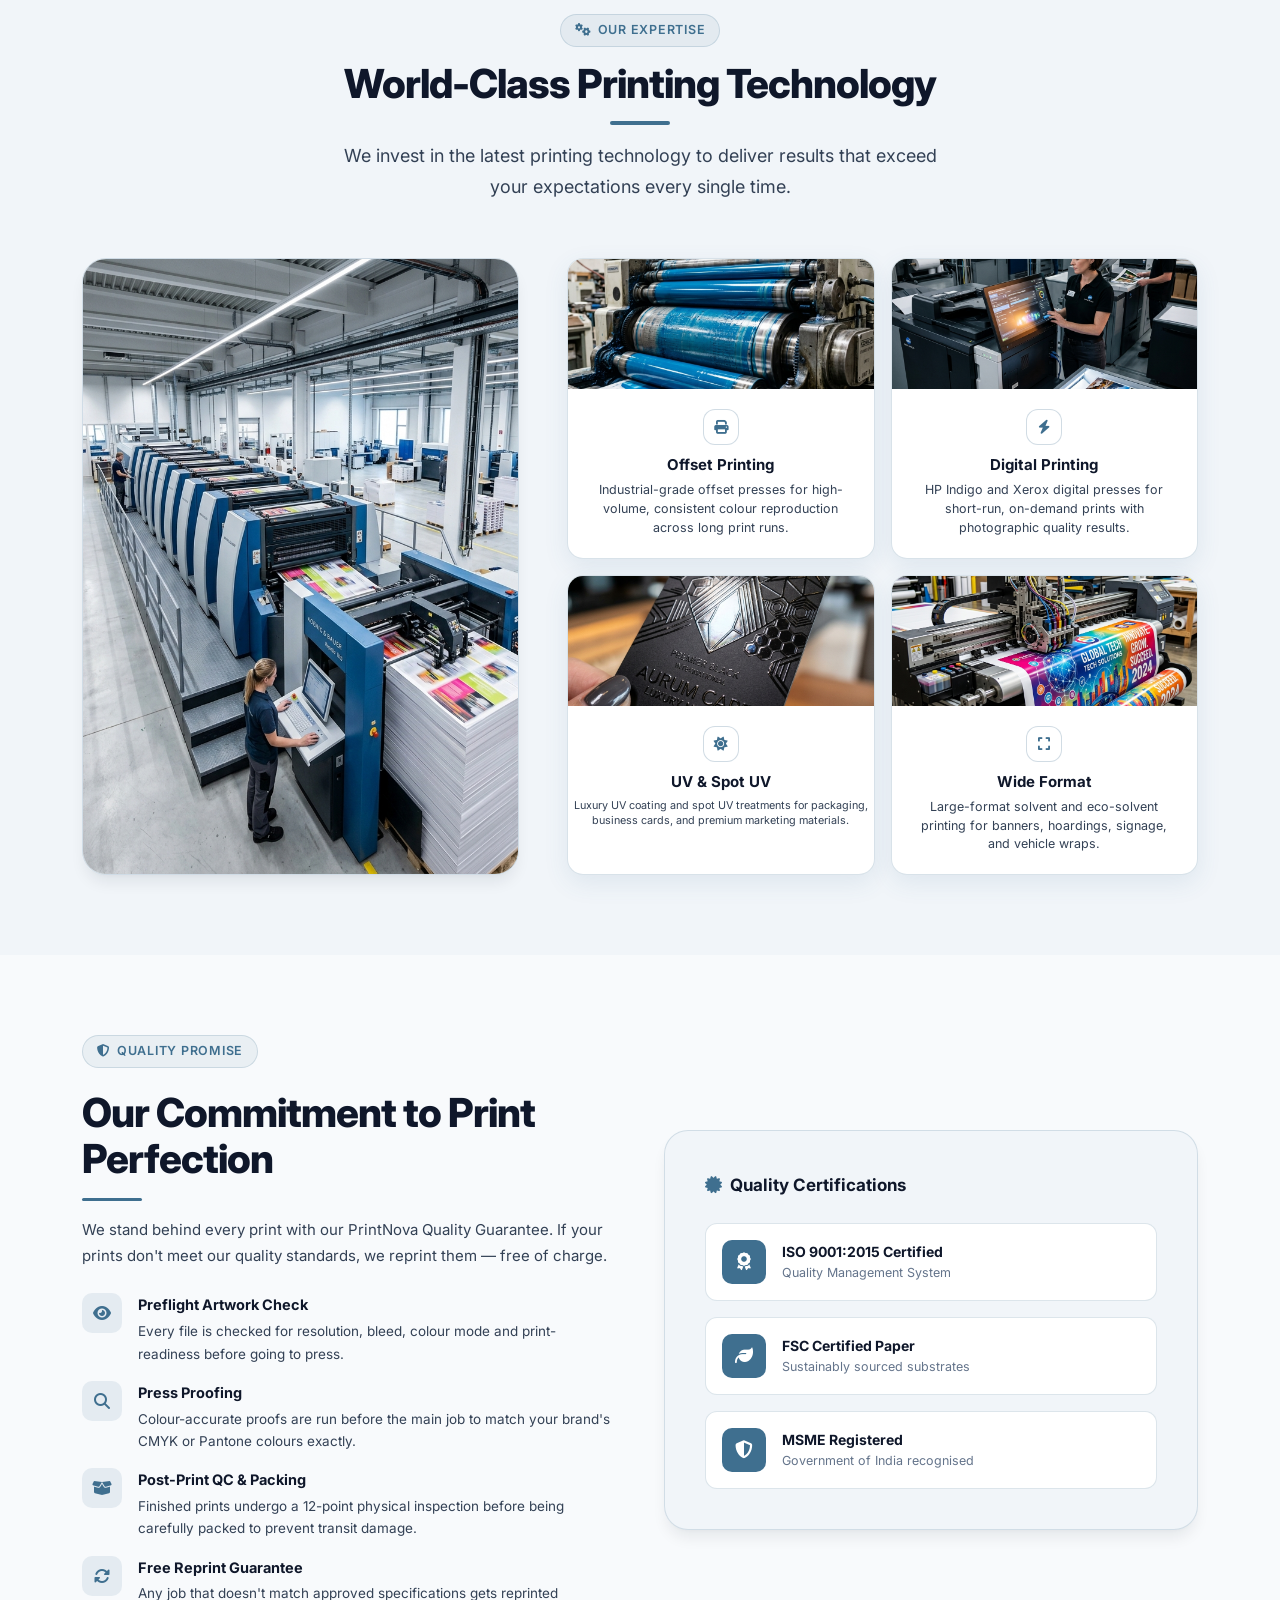
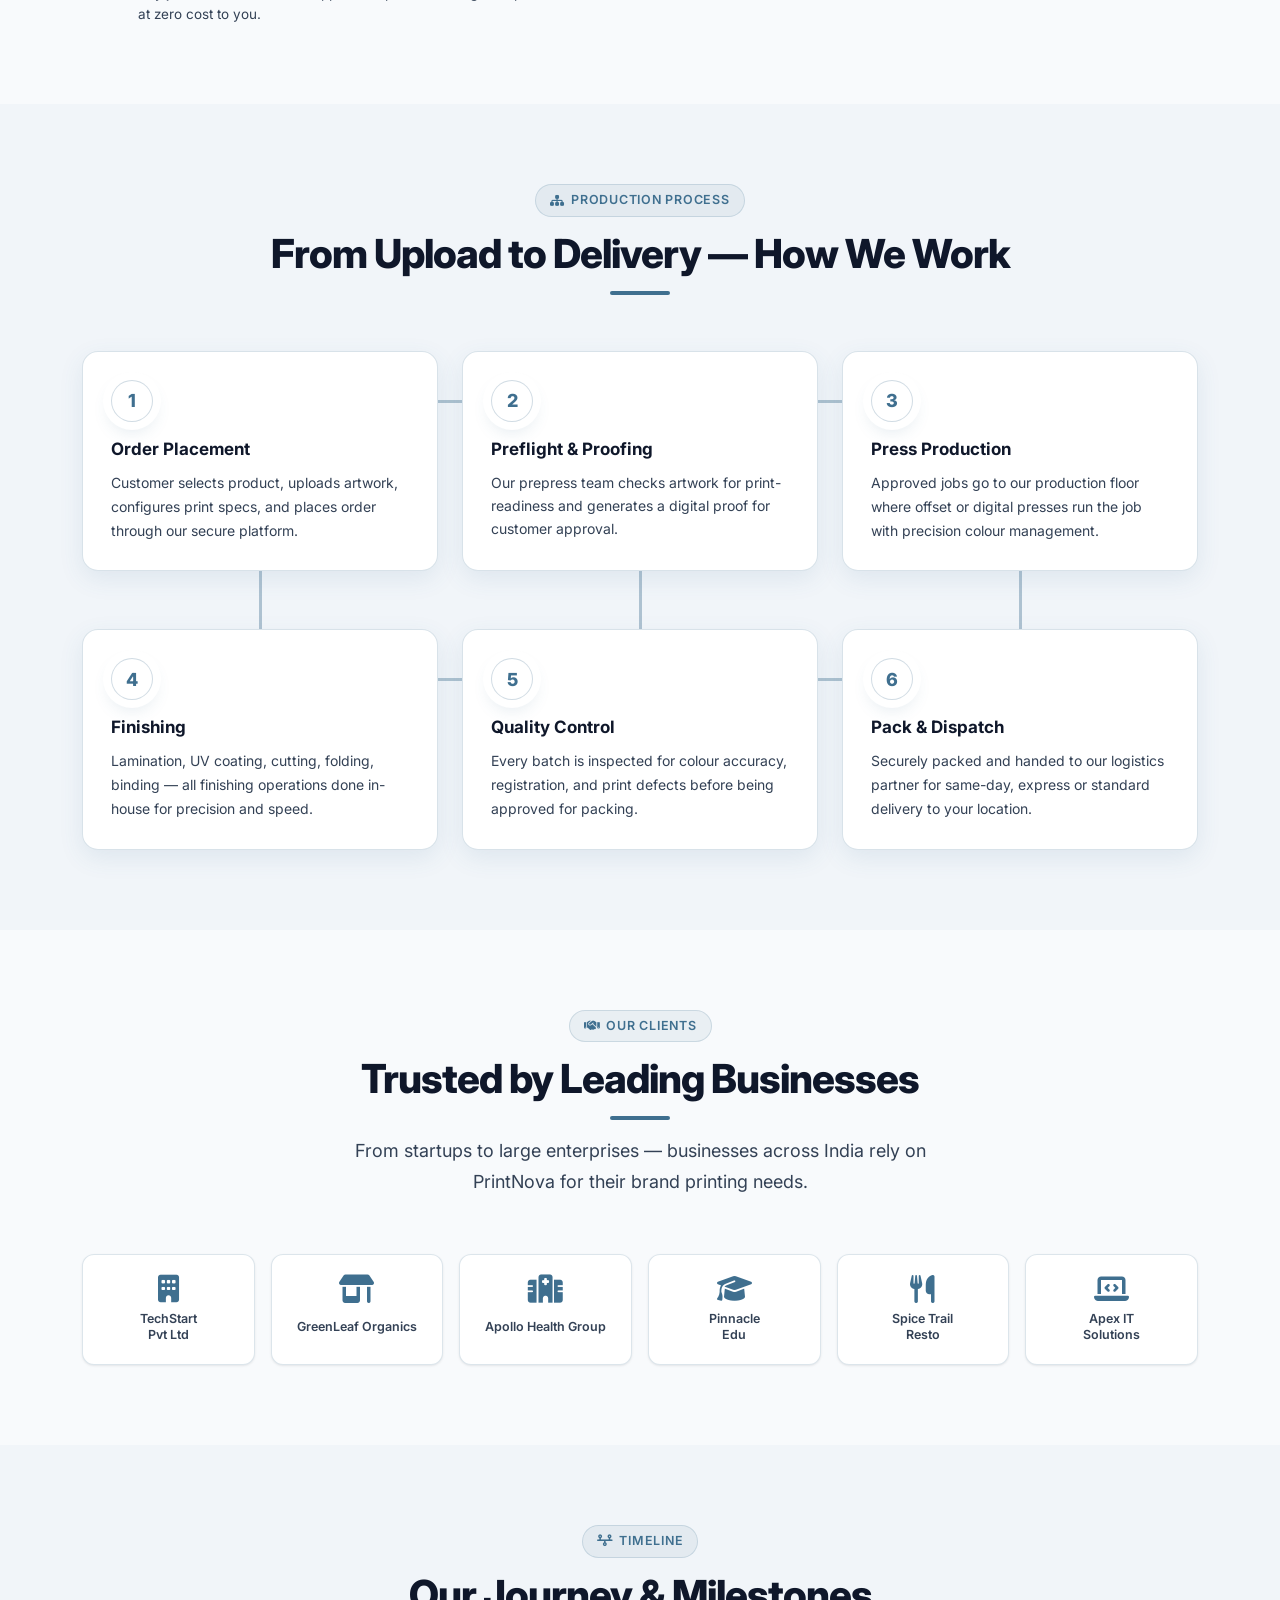
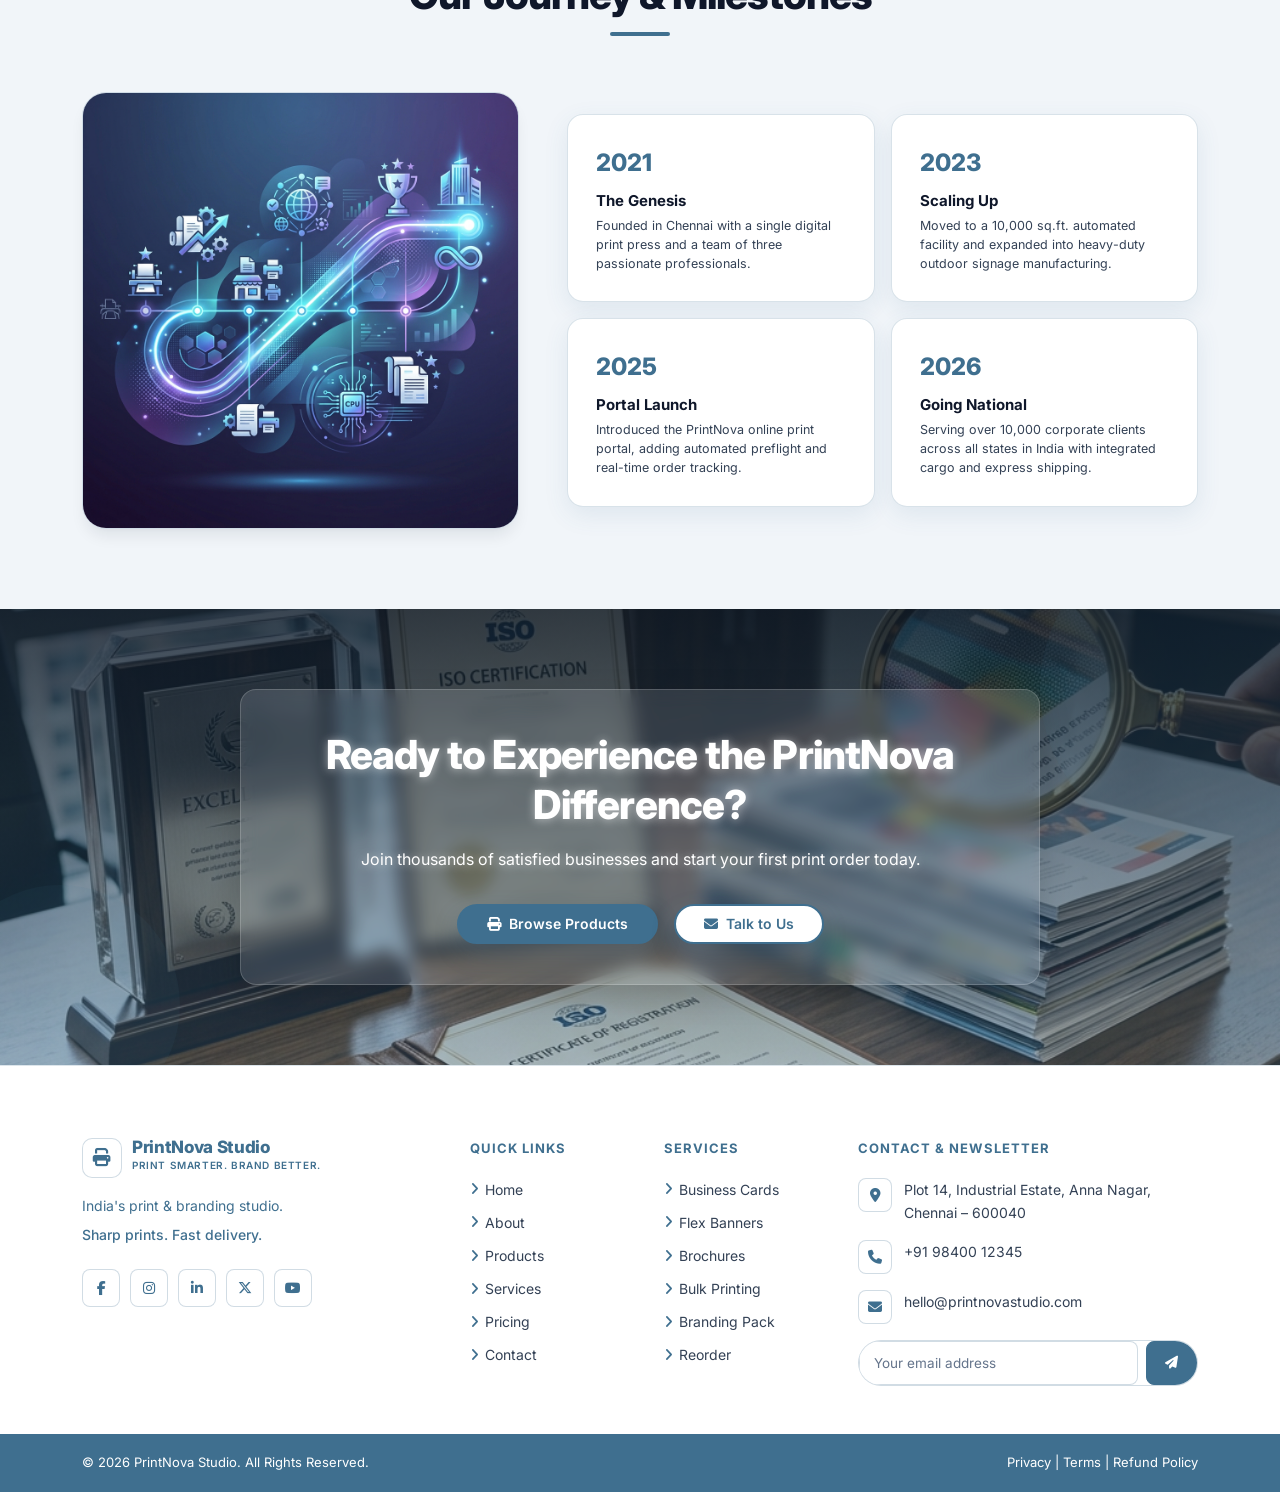
<file: about.html>
<!DOCTYPE html>
<html lang="en" data-theme="light" dir="ltr">
<head>
  <meta charset="UTF-8" /><meta name="viewport" content="width=device-width, initial-scale=1.0" />
  <title>About Us – PrintNova Studio | Our Story &amp; Print Expertise</title>
  <link rel="icon" type="image/svg+xml" href="images/favicon.svg" />
  <meta name="description" content="Learn about PrintNova Studio's journey, printing expertise, quality promise, workflow, and the team behind India's leading online printing service." />
  <link rel="stylesheet" href="https://cdn.jsdelivr.net/npm/bootstrap@5.3.3/dist/css/bootstrap.min.css" />
  <link rel="stylesheet" href="https://cdnjs.cloudflare.com/ajax/libs/font-awesome/6.5.1/css/all.min.css" />
  <link rel="stylesheet" href="https://cdn.jsdelivr.net/npm/aos@2.3.4/dist/aos.css" />
  <link href="https://fonts.googleapis.com/css2?family=Inter:wght@300;400;500;600;700;800;900&display=swap" rel="stylesheet" />
  <link rel="stylesheet" href="css/style.css?v=2.1" />
</head>
<body>
<!-- NAVBAR -->
<nav class="pn-navbar navbar navbar-expand-lg" role="navigation" aria-label="Main Navigation">
  <div class="container-fluid px-4 px-md-5">
    <a class="navbar-brand" href="index.html"><div class="nav-logo-icon"><i class="fa-solid fa-print"></i></div><div class="nav-brand-text"><span class="brand-name">PrintNova Studio</span><span class="brand-tag">Print Smarter. Brand Better.</span></div></a>
    <button class="navbar-toggler border-0 ms-auto me-2" type="button" data-bs-toggle="offcanvas" data-bs-target="#mobileMenu"><i class="fa-solid fa-bars" style="font-size:18px;"></i></button>
    <div class="collapse navbar-collapse ms-4">
      <ul class="navbar-nav align-items-center gap-1">
        <li class="nav-item"><a class="nav-link" href="index.html">Home</a></li>
        <li class="nav-item"><a class="nav-link" href="home2.html">Home 2</a></li>
        <li class="nav-item"><a class="nav-link active" href="about.html">About</a></li>
        <li class="nav-item"><a class="nav-link" href="products.html">Products</a></li>
        <li class="nav-item"><a class="nav-link" href="services.html">Services</a></li>
        <li class="nav-item"><a class="nav-link" href="pricing.html">Pricing</a></li>
        <li class="nav-item"><a class="nav-link" href="contact.html">Contact</a></li>
        <li class="nav-item"><a class="nav-link" href="dashboard.html">Dashboard</a></li>
      </ul>
      <div class="d-flex align-items-center gap-2 ms-auto">
        <button class="nav-icon-btn" data-theme-toggle data-theme-icon title="Toggle Theme"><i class="fa-solid fa-moon"></i></button>
        <button class="nav-icon-btn" data-dir-toggle data-dir-icon title="Toggle Direction"><i class="fa-solid fa-arrow-left-to-bracket"></i></button>
        <a href="login.html" class="btn-nav-login ms-2">Login</a>
      </div>
    </div>
  </div>
</nav>
<div class="offcanvas offcanvas-end" tabindex="-1" id="mobileMenu">
  <div class="offcanvas-header"><a href="index.html" class="navbar-brand"><div class="nav-logo-icon" style="width:34px;height:34px;font-size:15px;"><i class="fa-solid fa-print"></i></div><div class="nav-brand-text"><span class="brand-name" style="font-size:15px;">PrintNova Studio</span></div></a><button type="button" class="btn-close" data-bs-dismiss="offcanvas"></button></div>
  <div class="offcanvas-body d-flex flex-column p-0">
    <ul class="navbar-nav flex-column p-3">
      <li><a class="nav-link" href="index.html"><i class="fa-solid fa-house me-2" style="width:18px;color:var(--pn-blue);"></i>Home</a></li>
      <li><a class="nav-link" href="home2.html"><i class="fa-solid fa-layer-group me-2" style="width:18px;color:var(--pn-blue);"></i>Home 2</a></li>
      <li><a class="nav-link active" href="about.html"><i class="fa-solid fa-circle-info me-2" style="width:18px;color:var(--pn-blue);"></i>About</a></li>
      <li><a class="nav-link" href="products.html"><i class="fa-solid fa-box-open me-2" style="width:18px;color:var(--pn-blue);"></i>Products</a></li>
      <li><a class="nav-link" href="services.html"><i class="fa-solid fa-gears me-2" style="width:18px;color:var(--pn-blue);"></i>Services</a></li>
      <li><a class="nav-link" href="pricing.html"><i class="fa-solid fa-tag me-2" style="width:18px;color:var(--pn-blue);"></i>Pricing</a></li>
      <li><a class="nav-link" href="contact.html"><i class="fa-solid fa-envelope me-2" style="width:18px;color:var(--pn-blue);"></i>Contact</a></li>
      <li><a class="nav-link" href="dashboard.html"><i class="fa-solid fa-gauge-high me-2" style="width:18px;color:var(--pn-blue);"></i>Dashboard</a></li>
    </ul>
    <div class="px-3 pb-3 mt-2"><a href="login.html" class="btn-pn btn-pn-primary w-100 justify-content-center">Login</a></div>
    <div class="mobile-controls">
      <button class="nav-icon-btn flex-fill justify-content-center" data-theme-toggle data-theme-icon style="display:flex;align-items:center;gap:6px;"><i class="fa-solid fa-moon"></i><span style="font-size:12px;">Theme</span></button>
      <button class="nav-icon-btn flex-fill justify-content-center" data-dir-toggle data-dir-icon style="display:flex;align-items:center;gap:6px;"><i class="fa-solid fa-arrow-left-to-bracket"></i><span style="font-size:12px;">RTL</span></button>
    </div>
  </div>
</div>

<!-- PAGE BANNER -->
<section style="background-image: linear-gradient(var(--cta-overlay-1), var(--cta-overlay-2)), url('images/banners/about.png'), url('file:///C:/Users/NIVETHA/.gemini/antigravity-ide/brain/43d818c6-9e5e-461c-b8e6-51fbe6b5acbc/banner_about_1783618898687.png'); background-size: cover; background-position: center; background-repeat: no-repeat; padding:80px 0 60px; position:relative; overflow:hidden;" aria-label="Page Banner">
  <div style="position:absolute;inset:0;background-image:radial-gradient(rgba(255,255,255,.05) 1px,transparent 1px);background-size:24px 24px;"></div>
  <div class="container position-relative text-center" style="z-index:2;">
    <nav aria-label="breadcrumb" class="mb-3">
      <ol class="breadcrumb justify-content-center" style="--bs-breadcrumb-divider-color:rgba(255,255,255,.4);--bs-breadcrumb-color:rgba(255,255,255,.55);">
        <li class="breadcrumb-item"><a href="index.html" style="color:rgba(255,255,255,.6);text-decoration:none;">Home</a></li>
        <li class="breadcrumb-item active" style="color:#fff;">About</li>
      </ol>
    </nav>
    <h1 style="font-size:clamp(30px,5vw,52px);font-weight:900;color:#fff;letter-spacing:-.025em;margin-bottom:14px;">About PrintNova Studio</h1>
    <p style="font-size:16px;color:rgba(255,255,255,.75);max-width:560px;margin:0 auto;">Our story, our passion for quality printing, and our commitment to helping businesses brand better.</p>
  </div>
</section>

<!-- SEC 1: COMPANY STORY -->
<section class="section-pad" aria-label="Company Story">
  <div class="container">
    <div class="row align-items-center g-5">
      <div class="col-lg-6" data-aos="fade-right">
        <div style="position:relative;margin-bottom:24px;">
          <div class="about-story-card" style="background:var(--pn-blue);border-radius:var(--radius-xl);padding:48px 40px;color:#fff;box-shadow:0 12px 36px rgba(37,99,235,.2);">
            <div style="font-size:18px;font-weight:700;margin-bottom:6px;">Founded in 2018</div>
            <div style="font-size:14px;opacity:.75;margin-bottom:24px;">Chennai, Tamil Nadu</div>
            <div style="font-size:52px;font-weight:900;letter-spacing:-.03em;margin-bottom:8px;">6+</div>
            <div style="font-size:15px;opacity:.8;">Years of Print Excellence</div>
            <div style="margin-top:24px;padding-top:20px;border-top:1px solid rgba(255,255,255,.2);">
              <div style="font-size:13.5px;line-height:1.7;opacity:.8;margin-bottom:16px;">"From a 2-machine setup to one of South India's leading online print studios — our journey has been driven by passion for quality and customer satisfaction."</div>
              <div class="d-flex align-items-center gap-3">
                <img src="images/avatar_karthik.png" onerror="this.onerror=null; this.src='file:///C:/Users/NIVETHA/.gemini/antigravity-ide/brain/fd2e64b2-8f8b-458f-8177-729e7dcb8f58/avatar_karthik_1783873148288.png';" alt="Karthik Rajan" style="width:48px;height:48px;border-radius:50%;object-fit:cover;border:2px solid rgba(255,255,255,.3);" />
                <div>
                  <div style="font-weight:700;font-size:14px;color:#fff;line-height:1.2;">Karthik Rajan</div>
                  <div style="font-size:12px;opacity:.8;margin-top:2px;">Founder &amp; CEO</div>
                </div>
              </div>
            </div>
          </div>
          <div class="about-story-icon" style="position:absolute;top:-16px;right:-16px;width:80px;height:80px;border-radius:50%;background:var(--pn-blue-dark);display:flex;align-items:center;justify-content:center;font-size:30px;color:#fff;box-shadow:0 8px 24px rgba(37,99,235,.3);">
            <i class="fa-solid fa-print"></i>
          </div>
        </div>
        <div style="border-radius:var(--radius-xl);overflow:hidden;box-shadow:0 8px 24px rgba(0,0,0,.08);border:1px solid var(--border-color);">
          <img src="images/pages/about_factory.png" onerror="this.onerror=null; this.src='file:///C:/Users/NIVETHA/.gemini/antigravity-ide/brain/43d818c6-9e5e-461c-b8e6-51fbe6b5acbc/about_factory_1783603691127.png';" alt="State-of-the-art print production floor" style="width:100%;height:220px;object-fit:cover;display:block;">
        </div>
      </div>
      <div class="col-lg-6" data-aos="fade-left">
        <span class="section-badge"><i class="fa-solid fa-book-open"></i> Our Story</span>
        <h2 class="section-title mt-2">Built on Passion for Print &amp; Brand Quality</h2>
        <div class="section-line" style="margin:16px 0;"></div>
        <p style="font-size:15px;color:var(--text-secondary);line-height:1.8;margin-bottom:18px;">PrintNova Studio was founded in 2018 with a simple mission — make professional-grade printing accessible to every business, regardless of size. What started as a small digital print setup has grown into a full-service online printing powerhouse.</p>
        <p style="font-size:15px;color:var(--text-secondary);line-height:1.8;margin-bottom:24px;">Today, we operate state-of-the-art presses across three facilities in South India, serving clients from startups to Fortune 500 companies with consistent, high-quality output.</p>
        <div class="row g-3">
          <div class="col-6"><div style="background:var(--bg-surface-2);border-radius:12px;padding:16px;text-align:center;height:100%;"><div style="font-size:24px;font-weight:800;color:var(--pn-blue);">50K+</div><div style="font-size:12px;color:var(--text-muted);margin-top:4px;line-height:1.2;">Orders Delivered</div></div></div>
          <div class="col-6"><div style="background:var(--bg-surface-2);border-radius:12px;padding:16px;text-align:center;height:100%;"><div style="font-size:24px;font-weight:800;color:var(--pn-blue);">3+</div><div style="font-size:12px;color:var(--text-muted);margin-top:4px;line-height:1.2;">Print Facilities</div></div></div>
          <div class="col-6"><div style="background:var(--bg-surface-2);border-radius:12px;padding:16px;text-align:center;height:100%;"><div style="font-size:24px;font-weight:800;color:var(--pn-blue);">99.8%</div><div style="font-size:12px;color:var(--text-muted);margin-top:4px;line-height:1.2;">On-time Delivery</div></div></div>
          <div class="col-6"><div style="background:var(--bg-surface-2);border-radius:12px;padding:16px;text-align:center;height:100%;"><div style="font-size:24px;font-weight:800;color:var(--pn-blue);">200+</div><div style="font-size:12px;color:var(--text-muted);margin-top:4px;line-height:1.2;">Corporate Clients</div></div></div>
        </div>
      </div>
    </div>
  </div>
</section>

<!-- SEC 2: TRUST BADGES / STATS COUNTERS -->
<section class="section-pad-sm section-blue-bg counter-section" aria-label="Stats">
  <div class="container">
    <div class="row g-4 text-center text-white">
      <div class="col-6 col-lg-3" data-aos="zoom-in"><div style="font-size:46px;font-weight:900;line-height:1;margin-bottom:6px;"><span data-count="50000" data-suffix="+">50,000+</span></div><div style="font-size:14px;opacity:.75;">Orders Delivered</div></div>
      <div class="col-6 col-lg-3" data-aos="zoom-in" data-aos-delay="100"><div style="font-size:46px;font-weight:900;line-height:1;margin-bottom:6px;"><span data-count="6" data-suffix="+">6+</span></div><div style="font-size:14px;opacity:.75;">Years in Business</div></div>
      <div class="col-6 col-lg-3" data-aos="zoom-in" data-aos-delay="200"><div style="font-size:46px;font-weight:900;line-height:1;margin-bottom:6px;"><span data-count="200" data-suffix="+">200+</span></div><div style="font-size:14px;opacity:.75;">Corporate Clients</div></div>
      <div class="col-6 col-lg-3" data-aos="zoom-in" data-aos-delay="300"><div style="font-size:46px;font-weight:900;line-height:1;margin-bottom:6px;"><span data-count="3" data-suffix="+">3+</span></div><div style="font-size:14px;opacity:.75;">Production Facilities</div></div>
    </div>
  </div>
</section>

<!-- SEC 3: PRINTING EXPERTISE -->
<section class="section-pad bg-surface-2" aria-label="Expertise">
  <div class="container">
    <div class="section-header" data-aos="fade-up">
      <span class="section-badge"><i class="fa-solid fa-gears"></i> Our Expertise</span>
      <h2 class="section-title">World-Class Printing Technology</h2>
      <div class="divider-gradient"></div>
      <p class="section-subtitle mt-3">We invest in the latest printing technology to deliver results that exceed your expectations every single time.</p>
    </div>
    <div class="row g-5 align-items-center">
      <div class="col-lg-5 align-self-stretch" data-aos="fade-right">
        <div style="border-radius:var(--radius-xl);overflow:hidden;box-shadow:var(--shadow-lg);border:1px solid var(--border-color);height:100%;">
          <img src="images/about_technology.png" onerror="this.onerror=null; this.src='file:///C:/Users/NIVETHA/.gemini/antigravity-ide/brain/fd2e64b2-8f8b-458f-8177-729e7dcb8f58/about_technology_1783877337396.png';" alt="World-Class Printing Technology" style="width:100%;height:100%;min-height:480px;object-fit:cover;display:block;">
        </div>
      </div>
      <div class="col-lg-7" data-aos="fade-left">
        <div class="row g-3">
          <div class="col-sm-6">
            <div class="pn-card text-center" style="height: 100%; overflow: hidden; display: flex; flex-direction: column;">
              <div style="height: 130px; overflow: hidden; position: relative;">
                <img src="images/about_offset.png" onerror="this.onerror=null; this.src='file:///C:/Users/NIVETHA/.gemini/antigravity-ide/brain/fd2e64b2-8f8b-458f-8177-729e7dcb8f58/about_offset_1783878988592.png';" alt="Offset Printing" style="width: 100%; height: 100%; object-fit: cover;">
              </div>
              <div class="pn-card-body align-items-center" style="flex: 1; padding: 20px;">
                <div class="pn-card-icon icon-blue mx-auto" style="width:36px; height:36px; font-size:14px; margin-bottom:10px;"><i class="fa-solid fa-print"></i></div>
                <div class="pn-card-title" style="font-size:15px; font-weight:700; margin-bottom:6px;">Offset Printing</div>
                <div class="pn-card-text" style="font-size:12.5px; line-height:1.5;">Industrial-grade offset presses for high-volume, consistent colour reproduction across long print runs.</div>
              </div>
            </div>
          </div>
          <div class="col-sm-6">
            <div class="pn-card text-center" style="height: 100%; overflow: hidden; display: flex; flex-direction: column;">
              <div style="height: 130px; overflow: hidden; position: relative;">
                <img src="images/about_digital.png" onerror="this.onerror=null; this.src='file:///C:/Users/NIVETHA/.gemini/antigravity-ide/brain/fd2e64b2-8f8b-458f-8177-729e7dcb8f58/about_digital_1783879009724.png';" alt="Digital Printing" style="width: 100%; height: 100%; object-fit: cover;">
              </div>
              <div class="pn-card-body align-items-center" style="flex: 1; padding: 20px;">
                <div class="pn-card-icon icon-blue mx-auto" style="width:36px; height:36px; font-size:14px; margin-bottom:10px;"><i class="fa-solid fa-bolt"></i></div>
                <div class="pn-card-title" style="font-size:15px; font-weight:700; margin-bottom:6px;">Digital Printing</div>
                <div class="pn-card-text" style="font-size:12.5px; line-height:1.5;">HP Indigo and Xerox digital presses for short-run, on-demand prints with photographic quality results.</div>
              </div>
            </div>
          </div>
          <div class="col-sm-6">
            <div class="pn-card text-center" style="height: 100%; overflow: hidden; display: flex; flex-direction: column;">
              <div style="height: 130px; overflow: hidden; position: relative;">
                <img src="images/about_uv.png" onerror="this.onerror=null; this.src='file:///C:/Users/NIVETHA/.gemini/antigravity-ide/brain/fd2e64b2-8f8b-458f-8177-729e7dcb8f58/about_uv_1783879025605.png';" alt="UV &amp; Spot UV" style="width: 100%; height: 100%; object-fit: cover;">
              </div>
              <div class="pn-card-body align-items-center" style="flex: 1; padding: 20px;">
                <div class="pn-card-icon icon-blue mx-auto" style="width:36px; height:36px; font-size:14px; margin-bottom:10px;"><i class="fa-solid fa-sun"></i></div>
                <div class="pn-card-title" style="font-size:15px; font-weight:700; margin-bottom:6px;">UV &amp; Spot UV</div>
                <div class="pn-card-text" style="font-size:12.5px; line-height:1.5;">Luxury UV coating and spot UV treatments for packaging, business cards, and premium marketing materials.</div>
              </div>
            </div>
          </div>
          <div class="col-sm-6">
            <div class="pn-card text-center" style="height: 100%; overflow: hidden; display: flex; flex-direction: column;">
              <div style="height: 130px; overflow: hidden; position: relative;">
                <img src="images/about_wide.png" onerror="this.onerror=null; this.src='file:///C:/Users/NIVETHA/.gemini/antigravity-ide/brain/fd2e64b2-8f8b-458f-8177-729e7dcb8f58/about_wide_1783879040121.png';" alt="Wide Format" style="width: 100%; height: 100%; object-fit: cover;">
              </div>
              <div class="pn-card-body align-items-center" style="flex: 1; padding: 20px;">
                <div class="pn-card-icon icon-blue mx-auto" style="width:36px; height:36px; font-size:14px; margin-bottom:10px;"><i class="fa-solid fa-expand"></i></div>
                <div class="pn-card-title" style="font-size:15px; font-weight:700; margin-bottom:6px;">Wide Format</div>
                <div class="pn-card-text" style="font-size:12.5px; line-height:1.5;">Large-format solvent and eco-solvent printing for banners, hoardings, signage, and vehicle wraps.</div>
              </div>
            </div>
          </div>
        </div>
      </div>
    </div>
  </div>
</section>

<!-- SEC 3: QUALITY PROMISE -->
<section class="section-pad" aria-label="Quality">
  <div class="container">
    <div class="row align-items-center g-5">
      <div class="col-lg-6" data-aos="fade-right">
        <span class="section-badge"><i class="fa-solid fa-shield-halved"></i> Quality Promise</span>
        <h2 class="section-title mt-2">Our Commitment to Print Perfection</h2>
        <div class="section-line" style="margin:16px 0;"></div>
        <p style="font-size:15px;color:var(--text-secondary);line-height:1.75;margin-bottom:24px;">We stand behind every print with our PrintNova Quality Guarantee. If your prints don't meet our quality standards, we reprint them — free of charge.</p>
        <div class="d-flex flex-column gap-3">
          <div class="d-flex align-items-start gap-3">
            <div style="width:40px;height:40px;border-radius:10px;background:var(--pn-blue-light);display:flex;align-items:center;justify-content:center;color:var(--pn-blue);font-size:16px;flex-shrink:0;"><i class="fa-solid fa-eye"></i></div>
            <div><div style="font-size:14.5px;font-weight:700;color:var(--text-primary);margin-bottom:3px;">Preflight Artwork Check</div><div style="font-size:13.5px;color:var(--text-secondary);">Every file is checked for resolution, bleed, colour mode and print-readiness before going to press.</div></div>
          </div>
          <div class="d-flex align-items-start gap-3">
            <div style="width:40px;height:40px;border-radius:10px;background:var(--pn-blue-light);display:flex;align-items:center;justify-content:center;color:var(--pn-blue);font-size:16px;flex-shrink:0;"><i class="fa-solid fa-magnifying-glass"></i></div>
            <div><div style="font-size:14.5px;font-weight:700;color:var(--text-primary);margin-bottom:3px;">Press Proofing</div><div style="font-size:13.5px;color:var(--text-secondary);">Colour-accurate proofs are run before the main job to match your brand's CMYK or Pantone colours exactly.</div></div>
          </div>
          <div class="d-flex align-items-start gap-3">
            <div style="width:40px;height:40px;border-radius:10px;background:var(--pn-blue-light);display:flex;align-items:center;justify-content:center;color:var(--pn-blue);font-size:16px;flex-shrink:0;"><i class="fa-solid fa-box-open"></i></div>
            <div><div style="font-size:14.5px;font-weight:700;color:var(--text-primary);margin-bottom:3px;">Post-Print QC &amp; Packing</div><div style="font-size:13.5px;color:var(--text-secondary);">Finished prints undergo a 12-point physical inspection before being carefully packed to prevent transit damage.</div></div>
          </div>
          <div class="d-flex align-items-start gap-3">
            <div style="width:40px;height:40px;border-radius:10px;background:var(--pn-blue-light);display:flex;align-items:center;justify-content:center;color:var(--pn-blue);font-size:16px;flex-shrink:0;"><i class="fa-solid fa-rotate"></i></div>
            <div><div style="font-size:14.5px;font-weight:700;color:var(--text-primary);margin-bottom:3px;">Free Reprint Guarantee</div><div style="font-size:13.5px;color:var(--text-secondary);">Any job that doesn't match approved specifications gets reprinted at zero cost to you.</div></div>
          </div>
        </div>
      </div>
      <div class="col-lg-6" data-aos="fade-left">
        <div style="background:var(--bg-surface-2);border-radius:var(--radius-xl);padding:40px;box-shadow:var(--shadow-lg);border:1px solid var(--border-color);">
          <div style="font-size:17px;font-weight:700;color:var(--text-primary);margin-bottom:24px;"><i class="fa-solid fa-certificate" style="color:var(--pn-blue);margin-right:8px;"></i>Quality Certifications</div>
          <div class="d-flex flex-column gap-3">
            <div class="d-flex align-items-center gap-3 p-3" style="background:var(--bg-surface);border-radius:12px;border:1px solid var(--border-color);">
              <div style="width:44px;height:44px;border-radius:10px;background:var(--pn-blue);display:flex;align-items:center;justify-content:center;color:#fff;font-size:18px;flex-shrink:0;"><i class="fa-solid fa-award"></i></div>
              <div><div style="font-size:14px;font-weight:700;color:var(--text-primary);">ISO 9001:2015 Certified</div><div style="font-size:12.5px;color:var(--text-muted);">Quality Management System</div></div>
            </div>
            <div class="d-flex align-items-center gap-3 p-3" style="background:var(--bg-surface);border-radius:12px;border:1px solid var(--border-color);">
              <div style="width:44px;height:44px;border-radius:10px;background:var(--pn-blue);display:flex;align-items:center;justify-content:center;color:#fff;font-size:18px;flex-shrink:0;"><i class="fa-solid fa-leaf"></i></div>
              <div><div style="font-size:14px;font-weight:700;color:var(--text-primary);">FSC Certified Paper</div><div style="font-size:12.5px;color:var(--text-muted);">Sustainably sourced substrates</div></div>
            </div>
            <div class="d-flex align-items-center gap-3 p-3" style="background:var(--bg-surface);border-radius:12px;border:1px solid var(--border-color);">
              <div style="width:44px;height:44px;border-radius:10px;background:var(--pn-blue);display:flex;align-items:center;justify-content:center;color:#fff;font-size:18px;flex-shrink:0;"><i class="fa-solid fa-shield-halved"></i></div>
              <div><div style="font-size:14px;font-weight:700;color:var(--text-primary);">MSME Registered</div><div style="font-size:12.5px;color:var(--text-muted);">Government of India recognised</div></div>
            </div>
          </div>
        </div>
      </div>
    </div>
  </div>
</section>

<!-- SEC 4: PRODUCTION WORKFLOW -->
<section class="section-pad bg-surface-2" aria-label="Workflow">
  <div class="container">
    <div class="section-header" data-aos="fade-up">
      <span class="section-badge"><i class="fa-solid fa-sitemap"></i> Production Process</span>
      <h2 class="section-title">From Upload to Delivery — How We Work</h2>
      <div class="divider-gradient"></div>
    </div>
    <div class="row g-4 workflow-roadmap">
      <div class="col-sm-6 col-lg-4" data-aos="fade-up" data-aos-delay="0">
        <div class="pn-card">
          <div class="pn-card-body">
            <div style="width:42px;height:42px;border-radius:50%;background:var(--pn-blue);display:flex;align-items:center;justify-content:center;color:#fff;font-weight:800;font-size:18px;margin-bottom:16px;">1</div>
            <div class="pn-card-title">Order Placement</div>
            <div class="pn-card-text">Customer selects product, uploads artwork, configures print specs, and places order through our secure platform.</div>
          </div>
        </div>
      </div>
      <div class="col-sm-6 col-lg-4" data-aos="fade-up" data-aos-delay="100">
        <div class="pn-card">
          <div class="pn-card-body">
            <div style="width:42px;height:42px;border-radius:50%;background:var(--pn-blue);display:flex;align-items:center;justify-content:center;color:#fff;font-weight:800;font-size:18px;margin-bottom:16px;">2</div>
            <div class="pn-card-title">Preflight &amp; Proofing</div>
            <div class="pn-card-text">Our prepress team checks artwork for print-readiness and generates a digital proof for customer approval.</div>
          </div>
        </div>
      </div>
      <div class="col-sm-6 col-lg-4" data-aos="fade-up" data-aos-delay="200">
        <div class="pn-card">
          <div class="pn-card-body">
            <div style="width:42px;height:42px;border-radius:50%;background:var(--pn-blue);display:flex;align-items:center;justify-content:center;color:#fff;font-weight:800;font-size:18px;margin-bottom:16px;">3</div>
            <div class="pn-card-title">Press Production</div>
            <div class="pn-card-text">Approved jobs go to our production floor where offset or digital presses run the job with precision colour management.</div>
          </div>
        </div>
      </div>
      <div class="col-sm-6 col-lg-4" data-aos="fade-up" data-aos-delay="0">
        <div class="pn-card">
          <div class="pn-card-body">
            <div style="width:42px;height:42px;border-radius:50%;background:var(--pn-blue);display:flex;align-items:center;justify-content:center;color:#fff;font-weight:800;font-size:18px;margin-bottom:16px;">4</div>
            <div class="pn-card-title">Finishing</div>
            <div class="pn-card-text">Lamination, UV coating, cutting, folding, binding — all finishing operations done in-house for precision and speed.</div>
          </div>
        </div>
      </div>
      <div class="col-sm-6 col-lg-4" data-aos="fade-up" data-aos-delay="100">
        <div class="pn-card">
          <div class="pn-card-body">
            <div style="width:42px;height:42px;border-radius:50%;background:var(--pn-blue);display:flex;align-items:center;justify-content:center;color:#fff;font-weight:800;font-size:18px;margin-bottom:16px;">5</div>
            <div class="pn-card-title">Quality Control</div>
            <div class="pn-card-text">Every batch is inspected for colour accuracy, registration, and print defects before being approved for packing.</div>
          </div>
        </div>
      </div>
      <div class="col-sm-6 col-lg-4" data-aos="fade-up" data-aos-delay="200">
        <div class="pn-card">
          <div class="pn-card-body">
            <div style="width:42px;height:42px;border-radius:50%;background:var(--pn-blue);display:flex;align-items:center;justify-content:center;color:#fff;font-weight:800;font-size:18px;margin-bottom:16px;">6</div>
            <div class="pn-card-title">Pack &amp; Dispatch</div>
            <div class="pn-card-text">Securely packed and handed to our logistics partner for same-day, express or standard delivery to your location.</div>
          </div>
        </div>
      </div>
    </div>
  </div>
</section>

<!-- SEC 5: BUSINESS CLIENTS -->
<section class="section-pad" aria-label="Clients">
  <div class="container">
    <div class="section-header" data-aos="fade-up">
      <span class="section-badge"><i class="fa-solid fa-handshake"></i> Our Clients</span>
      <h2 class="section-title">Trusted by Leading Businesses</h2>
      <div class="divider-gradient"></div>
      <p class="section-subtitle mt-3">From startups to large enterprises — businesses across India rely on PrintNova for their brand printing needs.</p>
    </div>
    <div class="row g-3">
      <div class="col-6 col-md-4 col-lg-2" data-aos="zoom-in" data-aos-delay="0"><div style="background:var(--bg-surface);border:1px solid var(--border-color);border-radius:12px;padding:20px;text-align:center;box-shadow:var(--shadow-sm);"><i class="fa-solid fa-building" style="font-size:28px;color:var(--text-muted);margin-bottom:8px;display:block;"></i><div style="font-size:12.5px;font-weight:600;color:var(--text-secondary);">TechStart<br>Pvt Ltd</div></div></div>
      <div class="col-6 col-md-4 col-lg-2" data-aos="zoom-in" data-aos-delay="60"><div style="background:var(--bg-surface);border:1px solid var(--border-color);border-radius:12px;padding:20px;text-align:center;box-shadow:var(--shadow-sm);"><i class="fa-solid fa-shop" style="font-size:28px;color:var(--text-muted);margin-bottom:8px;display:block;"></i><div style="font-size:12.5px;font-weight:600;color:var(--text-secondary);">GreenLeaf Organics</div></div></div>
      <div class="col-6 col-md-4 col-lg-2" data-aos="zoom-in" data-aos-delay="120"><div style="background:var(--bg-surface);border:1px solid var(--border-color);border-radius:12px;padding:20px;text-align:center;box-shadow:var(--shadow-sm);"><i class="fa-solid fa-hospital" style="font-size:28px;color:var(--text-muted);margin-bottom:8px;display:block;"></i><div style="font-size:12.5px;font-weight:600;color:var(--text-secondary);">Apollo Health Group</div></div></div>
      <div class="col-6 col-md-4 col-lg-2" data-aos="zoom-in" data-aos-delay="180"><div style="background:var(--bg-surface);border:1px solid var(--border-color);border-radius:12px;padding:20px;text-align:center;box-shadow:var(--shadow-sm);"><i class="fa-solid fa-graduation-cap" style="font-size:28px;color:var(--text-muted);margin-bottom:8px;display:block;"></i><div style="font-size:12.5px;font-weight:600;color:var(--text-secondary);">Pinnacle<br>Edu</div></div></div>
      <div class="col-6 col-md-4 col-lg-2" data-aos="zoom-in" data-aos-delay="240"><div style="background:var(--bg-surface);border:1px solid var(--border-color);border-radius:12px;padding:20px;text-align:center;box-shadow:var(--shadow-sm);"><i class="fa-solid fa-utensils" style="font-size:28px;color:var(--text-muted);margin-bottom:8px;display:block;"></i><div style="font-size:12.5px;font-weight:600;color:var(--text-secondary);">Spice Trail<br>Resto</div></div></div>
      <div class="col-6 col-md-4 col-lg-2" data-aos="zoom-in" data-aos-delay="300"><div style="background:var(--bg-surface);border:1px solid var(--border-color);border-radius:12px;padding:20px;text-align:center;box-shadow:var(--shadow-sm);"><i class="fa-solid fa-laptop-code" style="font-size:28px;color:var(--text-muted);margin-bottom:8px;display:block;"></i><div style="font-size:12.5px;font-weight:600;color:var(--text-secondary);">Apex IT<br>Solutions</div></div></div>
    </div>
  </div>
</section>

<!-- JOURNEY & MILESTONES -->
<section class="section-pad bg-surface-2" aria-label="Journey Milestones">
  <div class="container">
    <div class="section-header" data-aos="fade-up">
      <span class="section-badge"><i class="fa-solid fa-timeline"></i> Timeline</span>
      <h2 class="section-title">Our Journey &amp; Milestones</h2>
      <div class="divider-gradient"></div>
    </div>
    <div class="row g-5 align-items-center">
      <div class="col-lg-5 align-self-stretch" data-aos="fade-right">
        <div style="border-radius:var(--radius-xl);overflow:hidden;box-shadow:var(--shadow-lg);border:1px solid var(--border-color);height:100%;">
          <img src="images/about_journey_clean.png" onerror="this.onerror=null; this.src='file:///C:/Users/NIVETHA/.gemini/antigravity-ide/brain/1433e77b-ff58-4538-afae-4b7c8896ba8a/about_journey_clean_1784168690579.png';" alt="PrintNova Studio Journey" style="width:100%;height:100%;min-height:380px;object-fit:cover;display:block;">
        </div>
      </div>
      <div class="col-lg-7" data-aos="fade-left">
        <div class="row g-3">
          <div class="col-sm-6">
            <div class="pn-card" style="height: 100%;">
              <div class="pn-card-body">
                <div style="font-size: 24px; font-weight: 800; color: var(--pn-blue); margin-bottom: 8px;">2021</div>
                <div class="pn-card-title" style="font-size:15px; font-weight:700; margin-bottom:6px;">The Genesis</div>
                <div class="pn-card-text" style="font-size:12.5px; line-height:1.5; color:var(--text-secondary);">Founded in Chennai with a single digital print press and a team of three passionate professionals.</div>
              </div>
            </div>
          </div>
          <div class="col-sm-6">
            <div class="pn-card" style="height: 100%;">
              <div class="pn-card-body">
                <div style="font-size: 24px; font-weight: 800; color: var(--pn-blue); margin-bottom: 8px;">2023</div>
                <div class="pn-card-title" style="font-size:15px; font-weight:700; margin-bottom:6px;">Scaling Up</div>
                <div class="pn-card-text" style="font-size:12.5px; line-height:1.5; color:var(--text-secondary);">Moved to a 10,000 sq.ft. automated facility and expanded into heavy-duty outdoor signage manufacturing.</div>
              </div>
            </div>
          </div>
          <div class="col-sm-6">
            <div class="pn-card" style="height: 100%;">
              <div class="pn-card-body">
                <div style="font-size: 24px; font-weight: 800; color: var(--pn-blue); margin-bottom: 8px;">2025</div>
                <div class="pn-card-title" style="font-size:15px; font-weight:700; margin-bottom:6px;">Portal Launch</div>
                <div class="pn-card-text" style="font-size:12.5px; line-height:1.5; color:var(--text-secondary);">Introduced the PrintNova online print portal, adding automated preflight and real-time order tracking.</div>
              </div>
            </div>
          </div>
          <div class="col-sm-6">
            <div class="pn-card" style="height: 100%;">
              <div class="pn-card-body">
                <div style="font-size: 24px; font-weight: 800; color: var(--pn-blue); margin-bottom: 8px;">2026</div>
                <div class="pn-card-title" style="font-size:15px; font-weight:700; margin-bottom:6px;">Going National</div>
                <div class="pn-card-text" style="font-size:12.5px; line-height:1.5; color:var(--text-secondary);">Serving over 10,000 corporate clients across all states in India with integrated cargo and express shipping.</div>
              </div>
            </div>
          </div>
        </div>
      </div>
    </div>
  </div>
</section>

<!-- SEC 7: CTA -->
<section class="cta-section cta-has-bg" style="background-image: linear-gradient(var(--cta-overlay-1), var(--cta-overlay-2)), url('images/cta/about.png'), url('file:///C:/Users/NIVETHA/.gemini/antigravity-ide/brain/43d818c6-9e5e-461c-b8e6-51fbe6b5acbc/cta_about_1783619013225.png'); background-size: cover; background-position: center; background-repeat: no-repeat;" aria-label="CTA">
  <div class="container position-relative text-center" style="z-index:2;">
    <h2 class="cta-title">Ready to Experience the PrintNova Difference?</h2>
    <p class="cta-sub">Join thousands of satisfied businesses and start your first print order today.</p>
    <div class="d-flex flex-wrap gap-3 justify-content-center">
      <a href="products.html" class="btn-pn btn-pn-white"><i class="fa-solid fa-print"></i> Browse Products</a>
      <a href="contact.html" class="btn-pn" style="background:rgba(255,255,255,.12);color:#fff;border:1.5px solid rgba(255,255,255,.35);"><i class="fa-solid fa-envelope"></i> Talk to Us</a>
    </div>
  </div>
</section>

<!-- FOOTER -->
<footer class="pn-footer" role="contentinfo"><div class="container"><div class="row g-5"><div class="col-lg-4 col-md-6" data-aos="fade-up"><a href="index.html" class="footer-brand"><div class="nav-logo-icon" style="width:38px;height:38px;font-size:17px;"><i class="fa-solid fa-print"></i></div><div class="nav-brand-text"><span class="brand-name" style="color:#fff;font-size:16px;">PrintNova Studio</span></div></a><p class="footer-desc">India's print &amp; branding studio.</p><div class="footer-social"><a href="#" class="social-btn" aria-label="Facebook"><i class="fa-brands fa-facebook-f"></i></a><a href="#" class="social-btn" aria-label="Instagram"><i class="fa-brands fa-instagram"></i></a><a href="#" class="social-btn" aria-label="LinkedIn"><i class="fa-brands fa-linkedin-in"></i></a><a href="#" class="social-btn" aria-label="Twitter"><i class="fa-brands fa-x-twitter"></i></a><a href="#" class="social-btn" aria-label="YouTube"><i class="fa-brands fa-youtube"></i></a></div></div><div class="col-lg-2 col-md-3 col-6" data-aos="fade-up" data-aos-delay="100"><div class="footer-heading">Quick Links</div><ul class="footer-links"><li><a href="index.html"><i class="fa-solid fa-angle-right"></i> Home</a></li><li><a href="about.html"><i class="fa-solid fa-angle-right"></i> About </a></li><li><a href="products.html"><i class="fa-solid fa-angle-right"></i> Products</a></li><li><a href="services.html"><i class="fa-solid fa-angle-right"></i> Services</a></li><li><a href="pricing.html"><i class="fa-solid fa-angle-right"></i> Pricing</a></li><li><a href="contact.html"><i class="fa-solid fa-angle-right"></i> Contact</a></li></ul></div><div class="col-lg-2 col-md-3 col-6" data-aos="fade-up" data-aos-delay="150"><div class="footer-heading">Services</div><ul class="footer-links"><li><a href="services.html"><i class="fa-solid fa-angle-right"></i> Business Cards</a></li><li><a href="services.html"><i class="fa-solid fa-angle-right"></i> Flex Banners</a></li><li><a href="services.html"><i class="fa-solid fa-angle-right"></i> Brochures</a></li><li><a href="services.html"><i class="fa-solid fa-angle-right"></i> Bulk Printing</a></li><li><a href="services.html"><i class="fa-solid fa-angle-right"></i> Branding Pack</a></li><li><a href="services.html"><i class="fa-solid fa-angle-right"></i> Reorder</a></li></ul></div><div class="col-lg-4 col-md-6" data-aos="fade-up" data-aos-delay="200"><div class="footer-heading">Contact &amp; Newsletter</div><div class="footer-contact-item"><div class="footer-contact-icon"><i class="fa-solid fa-location-dot"></i></div><div>Plot 14, Industrial Estate, Anna Nagar, Chennai – 600040</div></div><div class="footer-contact-item"><div class="footer-contact-icon"><i class="fa-solid fa-phone"></i></div><div>+91 98400 12345</div></div><div class="footer-contact-item"><div class="footer-contact-icon"><i class="fa-solid fa-envelope"></i></div><div>hello@printnovastudio.com</div></div><form class="newsletter-form" onsubmit="event.preventDefault();showToast('Subscribed!','success');"><input type="email" class="newsletter-input" placeholder="Your email address" required aria-label="Newsletter email" /><button type="submit" class="btn-newsletter"><i class="fa-solid fa-paper-plane"></i></button></form></div></div></div><div class="footer-bottom"><div class="container"><div class="row align-items-center"><div class="col-md-6 text-center text-md-start">&copy; 2026 PrintNova Studio. All Rights Reserved.</div><div class="col-md-6 text-center text-md-end mt-2 mt-md-0"><a href="#">Privacy</a> | <a href="#">Terms</a> | <a href="#">Refund Policy</a></div></div></div></div></footer>
<button id="back-to-top" aria-label="Back to top"><i class="fa-solid fa-arrow-up"></i></button>
<script src="https://cdn.jsdelivr.net/npm/bootstrap@5.3.3/dist/js/bootstrap.bundle.min.js"></script>
<script src="https://cdn.jsdelivr.net/npm/aos@2.3.4/dist/aos.js"></script>
<script src="js/main.js"></script>
</body>
</html>
</file>
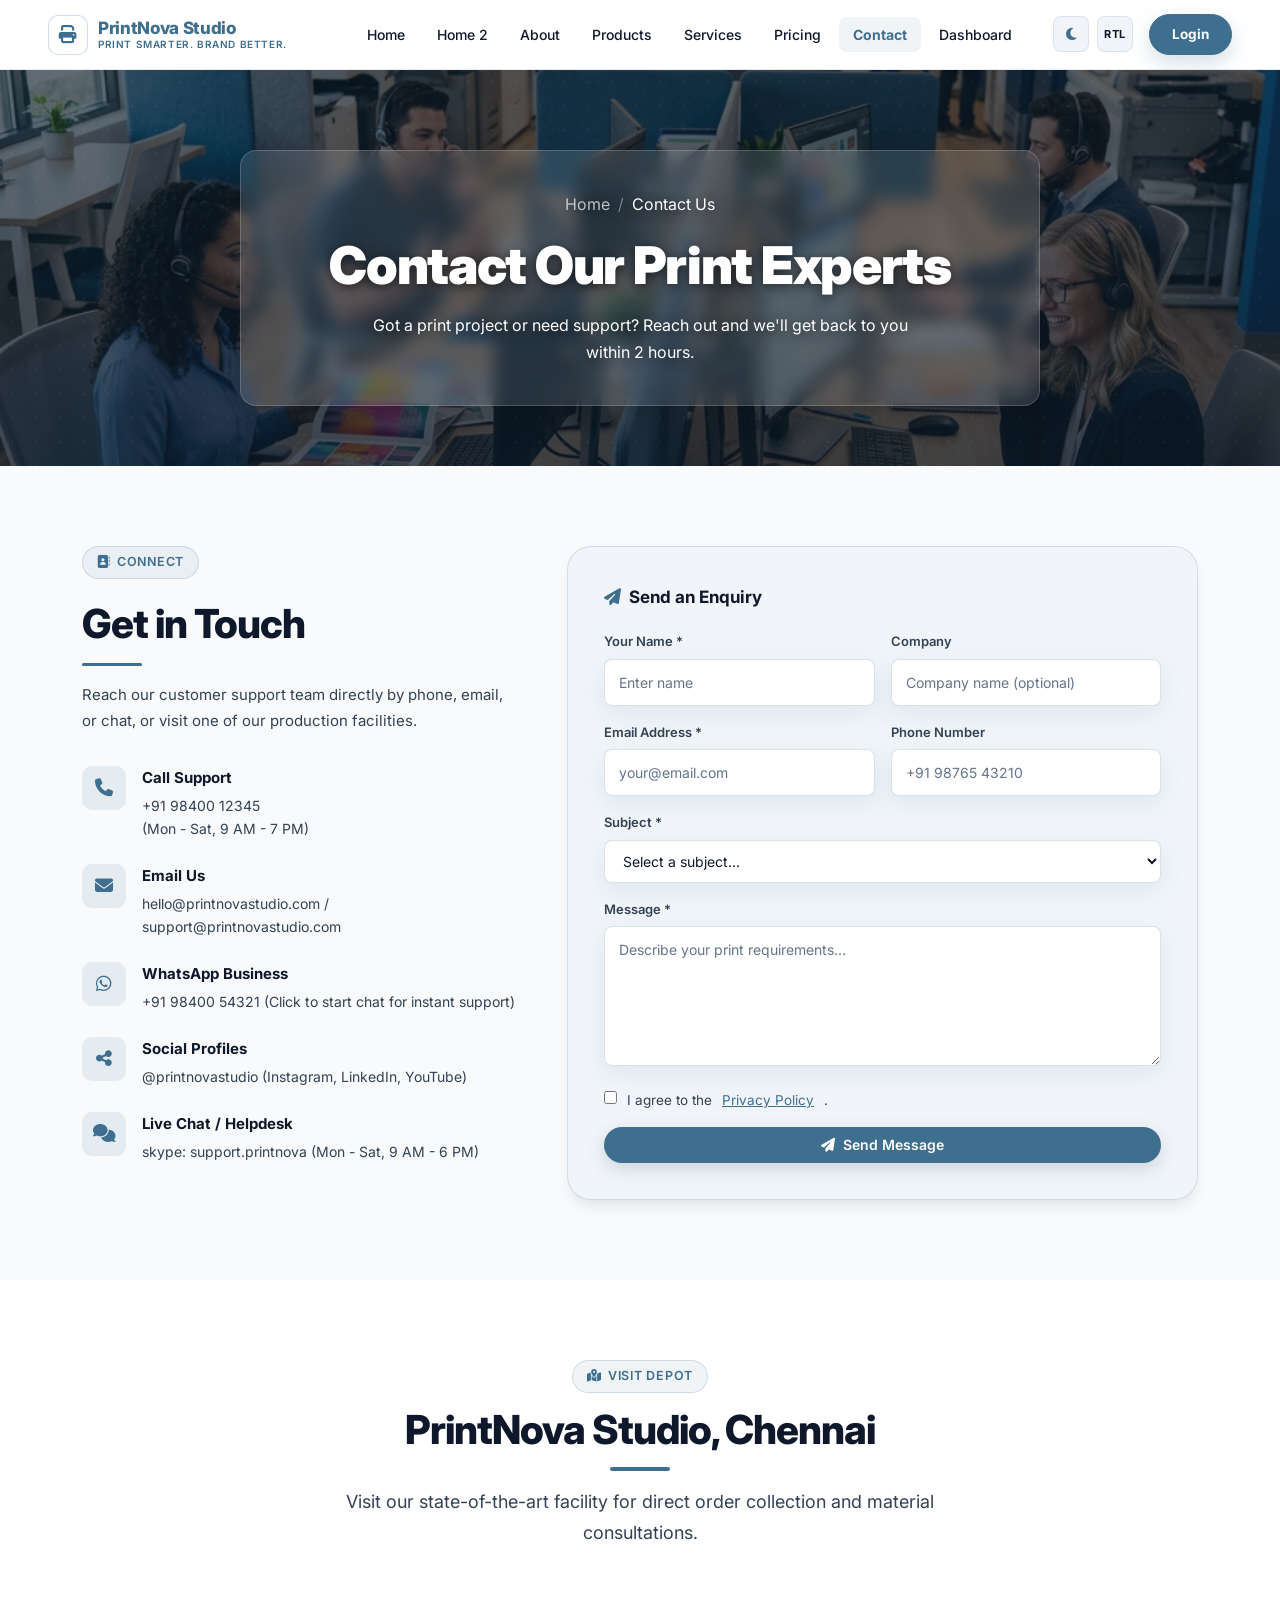
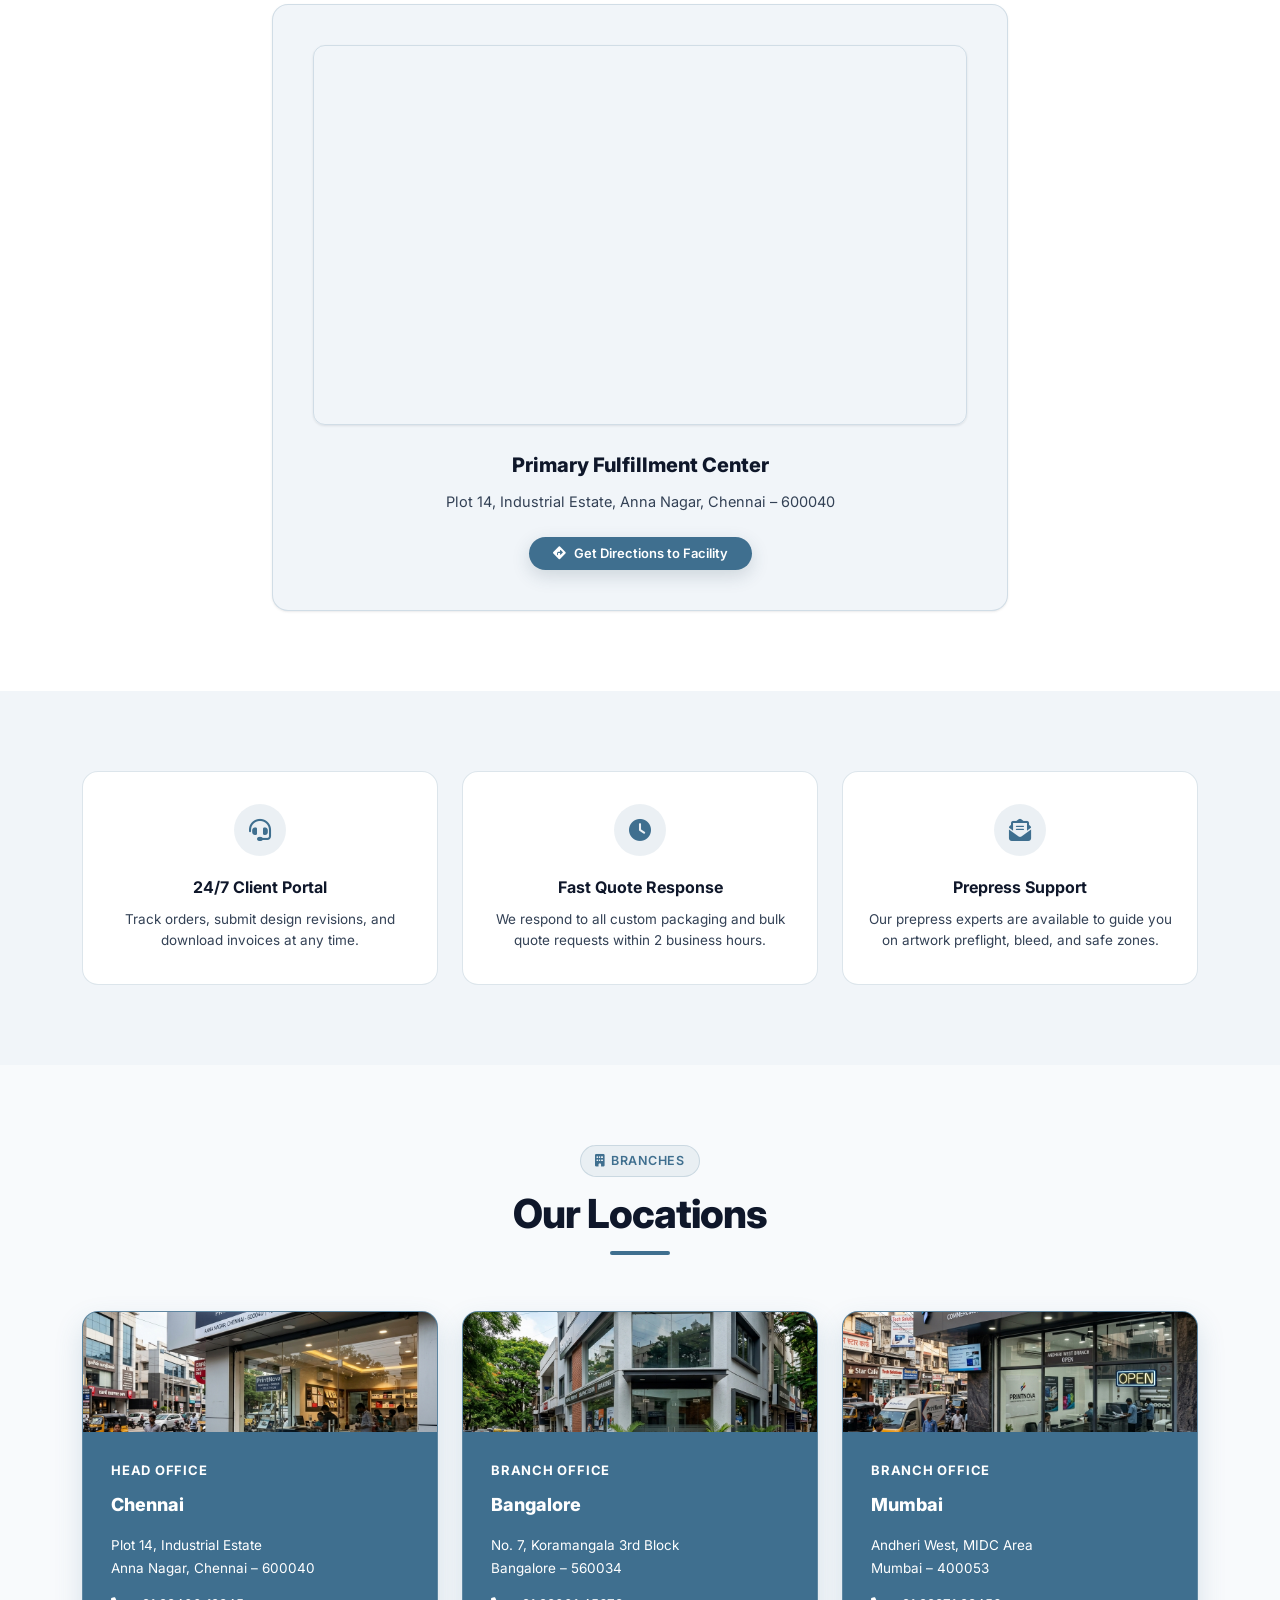
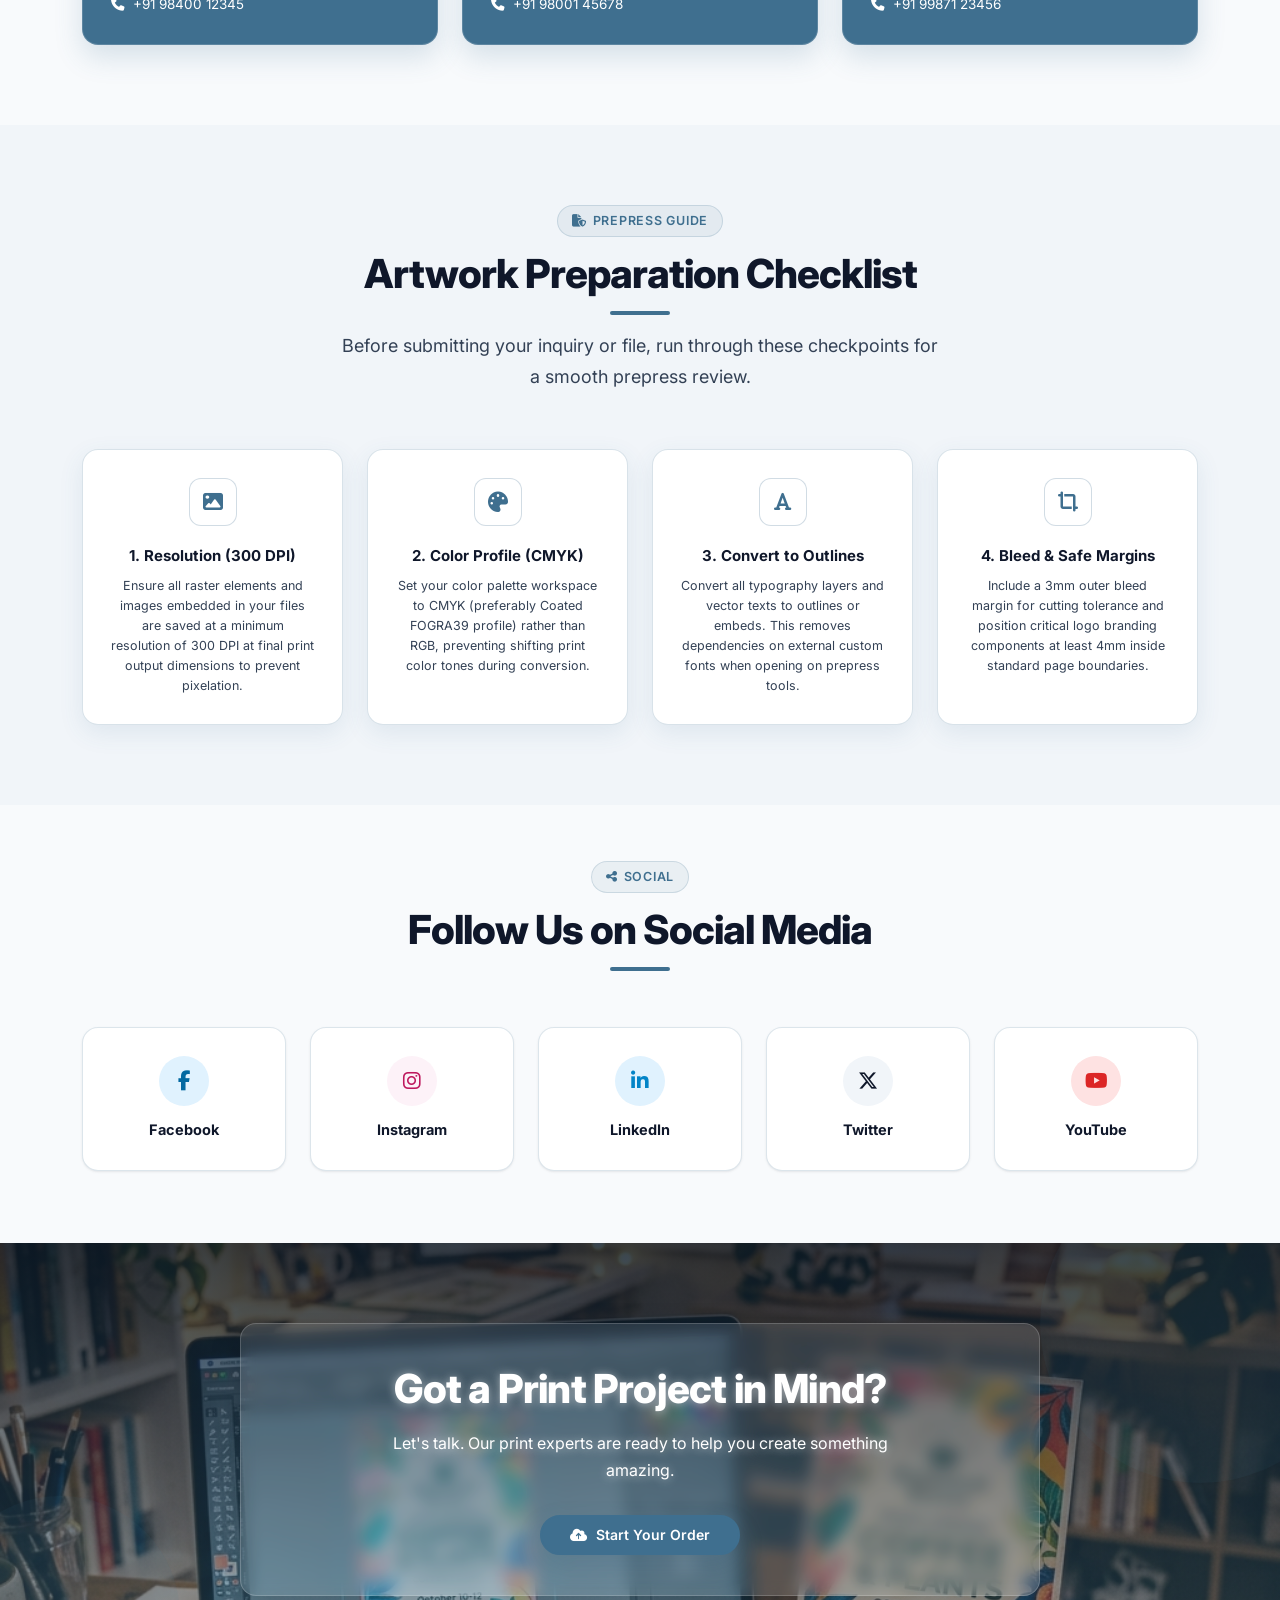
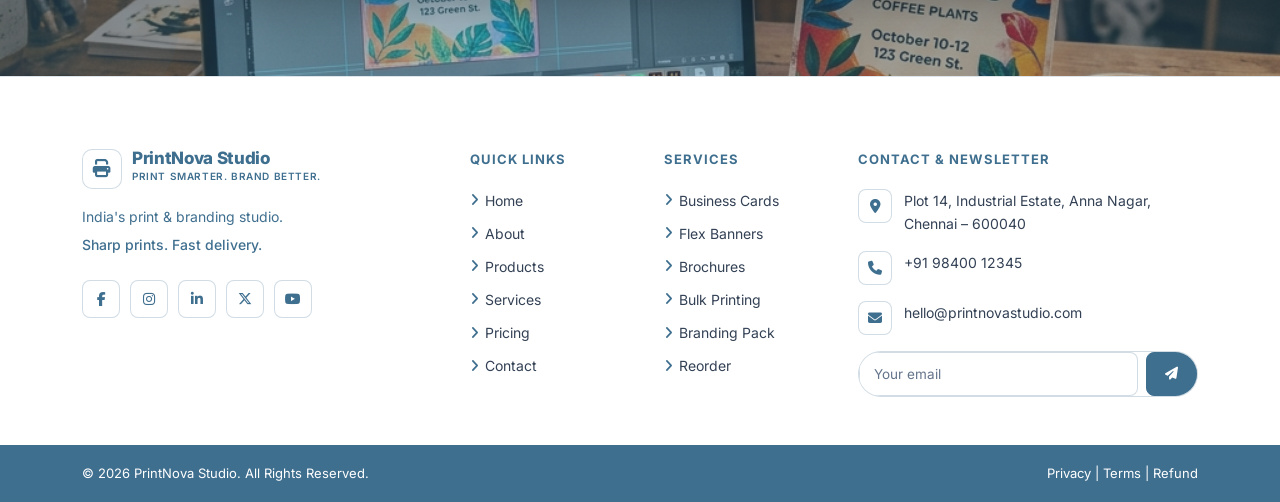
<file: contact.html>
<!DOCTYPE html>
<html lang="en" data-theme="light" dir="ltr">

<head>
  <meta charset="UTF-8" />
  <meta name="viewport" content="width=device-width, initial-scale=1.0" />
  <title>Contact Us – PrintNova Studio | Print Support &amp; Quotes</title>
  <link rel="icon" type="image/svg+xml" href="images/favicon.svg" />
  <meta name="description"
    content="Contact PrintNova Studio for custom printing quotes, bulk ordering help, file upload assistance, and print order status tracking." />
  <link rel="stylesheet" href="https://cdn.jsdelivr.net/npm/bootstrap@5.3.3/dist/css/bootstrap.min.css" />
  <link rel="stylesheet" href="https://cdnjs.cloudflare.com/ajax/libs/font-awesome/6.5.1/css/all.min.css" />
  <link rel="stylesheet" href="https://cdn.jsdelivr.net/npm/aos@2.3.4/dist/aos.css" />
  <link href="https://fonts.googleapis.com/css2?family=Inter:wght@300;400;500;600;700;800;900&display=swap"
    rel="stylesheet" />
  <link rel="stylesheet" href="css/style.css?v=2.1" />
</head>

<body>
  <!-- NAVBAR -->
  <nav class="pn-navbar navbar navbar-expand-lg" role="navigation" aria-label="Main Navigation">
    <div class="container-fluid px-4 px-md-5">
      <a class="navbar-brand" href="index.html">
        <div class="nav-logo-icon"><i class="fa-solid fa-print"></i></div>
        <div class="nav-brand-text"><span class="brand-name">PrintNova Studio</span><span class="brand-tag">Print
            Smarter. Brand Better.</span></div>
      </a>
      <button class="navbar-toggler border-0 ms-auto me-2" type="button" data-bs-toggle="offcanvas"
        data-bs-target="#mobileMenu"><i class="fa-solid fa-bars" style="font-size:18px;"></i></button>
      <div class="collapse navbar-collapse ms-4">
        <ul class="navbar-nav align-items-center gap-1">
          <li class="nav-item"><a class="nav-link" href="index.html">Home</a></li>
          <li class="nav-item"><a class="nav-link" href="home2.html">Home 2</a></li>
          <li class="nav-item"><a class="nav-link" href="about.html">About</a></li>
          <li class="nav-item"><a class="nav-link" href="products.html">Products</a></li>
          <li class="nav-item"><a class="nav-link" href="services.html">Services</a></li>
          <li class="nav-item"><a class="nav-link" href="pricing.html">Pricing</a></li>
          <li class="nav-item"><a class="nav-link active" href="contact.html">Contact</a></li>
          <li class="nav-item"><a class="nav-link" href="dashboard.html">Dashboard</a></li>
        </ul>
        <div class="d-flex align-items-center gap-2 ms-auto">
          <button class="nav-icon-btn" data-theme-toggle data-theme-icon title="Toggle Theme"><i
              class="fa-solid fa-moon"></i></button>
          <button class="nav-icon-btn" data-dir-toggle data-dir-icon title="Toggle Direction"><i
              class="fa-solid fa-arrow-left-to-bracket"></i></button>
          <a href="login.html" class="btn-nav-login ms-2">Login</a>
        </div>
      </div>
    </div>
  </nav>
  <div class="offcanvas offcanvas-end" tabindex="-1" id="mobileMenu">
    <div class="offcanvas-header"><a href="index.html" class="navbar-brand">
        <div class="nav-logo-icon" style="width:34px;height:34px;font-size:15px;"><i class="fa-solid fa-print"></i>
        </div>
        <div class="nav-brand-text"><span class="brand-name" style="font-size:15px;">PrintNova Studio</span></div>
      </a><button type="button" class="btn-close" data-bs-dismiss="offcanvas"></button></div>
    <div class="offcanvas-body d-flex flex-column p-0">
      <ul class="navbar-nav flex-column p-3">
        <li><a class="nav-link" href="index.html"><i class="fa-solid fa-house me-2"
              style="width:18px;color:var(--pn-blue);"></i>Home</a></li>
        <li><a class="nav-link" href="home2.html"><i class="fa-solid fa-layer-group me-2"
              style="width:18px;color:var(--pn-blue);"></i>Home 2</a></li>
        <li><a class="nav-link" href="about.html"><i class="fa-solid fa-circle-info me-2"
              style="width:18px;color:var(--pn-blue);"></i>About</a></li>
        <li><a class="nav-link" href="products.html"><i class="fa-solid fa-box-open me-2"
              style="width:18px;color:var(--pn-blue);"></i>Products</a></li>
        <li><a class="nav-link" href="services.html"><i class="fa-solid fa-gears me-2"
              style="width:18px;color:var(--pn-blue);"></i>Services</a></li>
        <li><a class="nav-link" href="pricing.html"><i class="fa-solid fa-tag me-2"
              style="width:18px;color:var(--pn-blue);"></i>Pricing</a></li>
        <li><a class="nav-link active" href="contact.html"><i class="fa-solid fa-envelope me-2"
              style="width:18px;color:var(--pn-blue);"></i>Contact</a></li>
        <li><a class="nav-link" href="dashboard.html"><i class="fa-solid fa-gauge-high me-2"
              style="width:18px;color:var(--pn-blue);"></i>Dashboard</a></li>
      </ul>
      <div class="px-3 pb-3 mt-2"><a href="login.html"
          class="btn-pn btn-pn-primary w-100 justify-content-center">Login</a></div>
      <div class="mobile-controls">
        <button class="nav-icon-btn flex-fill justify-content-center" data-theme-toggle data-theme-icon
          style="display:flex;align-items:center;gap:6px;"><i class="fa-solid fa-moon"></i><span
            style="font-size:12px;">Theme</span></button>
        <button class="nav-icon-btn flex-fill justify-content-center" data-dir-toggle data-dir-icon
          style="display:flex;align-items:center;gap:6px;"><i class="fa-solid fa-arrow-left-to-bracket"></i><span
            style="font-size:12px;">RTL</span></button>
      </div>
    </div>
  </div>

  <!-- PAGE BANNER -->
  <section
    style="background-image: linear-gradient(var(--cta-overlay-1), var(--cta-overlay-2)), url('images/banners/contact.png'), url('file:///C:/Users/NIVETHA/.gemini/antigravity-ide/brain/43d818c6-9e5e-461c-b8e6-51fbe6b5acbc/banner_contact_1783618955824.png'); background-size: cover; background-position: center; background-repeat: no-repeat; padding:80px 0 60px; position:relative; overflow:hidden;"
    aria-label="Page Banner">
    <div
      style="position:absolute;inset:0;background-image:radial-gradient(rgba(255,255,255,.05) 1px,transparent 1px);background-size:24px 24px;">
    </div>
    <div class="container position-relative text-center" style="z-index:2;">
      <nav aria-label="breadcrumb" class="mb-3">
        <ol class="breadcrumb justify-content-center" style="--bs-breadcrumb-divider-color:rgba(255,255,255,.4);">
          <li class="breadcrumb-item"><a href="index.html"
              style="color:rgba(255,255,255,.6);text-decoration:none;">Home</a></li>
          <li class="breadcrumb-item active" style="color:#fff;">Contact Us</li>
        </ol>
      </nav>
      <h1 style="font-size:clamp(30px,5vw,52px);font-weight:900;color:#fff;letter-spacing:-.025em;margin-bottom:14px;">
        Contact Our Print Experts</h1>
      <p style="font-size:16px;color:rgba(255,255,255,.75);max-width:560px;margin:0 auto;">Got a print project or need
        support? Reach out and we'll get back to you within 2 hours.</p>
    </div>
  </section>

  <!-- SEC 1: CONTACT DETAILS + FORM -->
  <section class="section-pad" aria-label="Contact Details">
    <div class="container">
      <div class="row g-5">
        <div class="col-lg-5" data-aos="fade-right">
          <span class="section-badge"><i class="fa-solid fa-address-book"></i> Connect</span>
          <h2 class="section-title mt-2">Get in Touch</h2>
          <div class="section-line" style="margin:16px 0;"></div>
          <p style="font-size:15px;color:var(--text-secondary);line-height:1.75;margin-bottom:32px;">Reach our customer
            support team directly by phone, email, or chat, or visit one of our production facilities.</p>

          <div class="d-flex flex-column gap-4">
            <div class="d-flex align-items-start gap-3">
              <div
                style="width:44px;height:44px;border-radius:10px;background:var(--pn-blue-light);display:flex;align-items:center;justify-content:center;color:var(--pn-blue);font-size:18px;flex-shrink:0;">
                <i class="fa-solid fa-phone"></i></div>
              <div>
                <div style="font-size:15px;font-weight:700;color:var(--text-primary);margin-bottom:3px;">Call Support
                </div>
                <div style="font-size:14px;color:var(--text-secondary);">+91 98400 12345<br>(Mon - Sat, 9 AM - 7 PM)</div>
              </div>
            </div>
            <div class="d-flex align-items-start gap-3">
              <div
                style="width:44px;height:44px;border-radius:10px;background:var(--pn-blue-light);display:flex;align-items:center;justify-content:center;color:var(--pn-blue);font-size:18px;flex-shrink:0;">
                <i class="fa-solid fa-envelope"></i></div>
              <div>
                <div style="font-size:15px;font-weight:700;color:var(--text-primary);margin-bottom:3px;">Email Us</div>
                <div style="font-size:14px;color:var(--text-secondary);">hello@printnovastudio.com /
                  support@printnovastudio.com</div>
              </div>
            </div>
            <div class="d-flex align-items-start gap-3">
              <div
                style="width:44px;height:44px;border-radius:10px;background:var(--pn-blue-light);display:flex;align-items:center;justify-content:center;color:var(--pn-blue);font-size:18px;flex-shrink:0;">
                <i class="fa-brands fa-whatsapp"></i></div>
              <div>
                <div style="font-size:15px;font-weight:700;color:var(--text-primary);margin-bottom:3px;">WhatsApp
                  Business</div>
                <div style="font-size:14px;color:var(--text-secondary);">+91 98400 54321 (Click to start chat for
                  instant support)</div>
              </div>
            </div>
            <div class="d-flex align-items-start gap-3">
              <div
                style="width:44px;height:44px;border-radius:10px;background:var(--pn-blue-light);display:flex;align-items:center;justify-content:center;color:var(--pn-blue);font-size:18px;flex-shrink:0;">
                <i class="fa-solid fa-share-nodes"></i></div>
              <div>
                <div style="font-size:15px;font-weight:700;color:var(--text-primary);margin-bottom:3px;">Social Profiles</div>
                <div style="font-size:14px;color:var(--text-secondary);">@printnovastudio (Instagram, LinkedIn, YouTube)</div>
              </div>
            </div>
            <div class="d-flex align-items-start gap-3">
              <div
                style="width:44px;height:44px;border-radius:10px;background:var(--pn-blue-light);display:flex;align-items:center;justify-content:center;color:var(--pn-blue);font-size:18px;flex-shrink:0;">
                <i class="fa-solid fa-comments"></i></div>
              <div>
                <div style="font-size:15px;font-weight:700;color:var(--text-primary);margin-bottom:3px;">Live Chat / Helpdesk</div>
                <div style="font-size:14px;color:var(--text-secondary);">skype: support.printnova (Mon - Sat, 9 AM - 6 PM)</div>
              </div>
            </div>
          </div>
        </div>

        <div class="col-lg-7" data-aos="fade-left">
          <div
            style="background:var(--bg-surface-2);border:1px solid var(--border-color);border-radius:var(--radius-xl);padding:36px;box-shadow:var(--shadow-lg);">
            <div style="font-size:17px;font-weight:700;color:var(--text-primary);margin-bottom:20px;"><i
                class="fa-solid fa-paper-plane" style="color:var(--pn-blue);margin-right:8px;"></i>Send an Enquiry</div>
            <form id="contactForm" novalidate>
              <div class="row g-3">
                <div class="col-sm-6">
                  <label class="pn-form-label" for="contact-name">Your Name *</label>
                  <input type="text" class="pn-form-control" id="contact-name" placeholder="Enter name" required />
                </div>
                <div class="col-sm-6">
                  <label class="pn-form-label" for="contact-company">Company</label>
                  <input type="text" class="pn-form-control" id="contact-company"
                    placeholder="Company name (optional)" />
                </div>
                <div class="col-sm-6">
                  <label class="pn-form-label" for="contact-email">Email Address *</label>
                  <input type="email" class="pn-form-control" id="contact-email" placeholder="your@email.com"
                    required />
                </div>
                <div class="col-sm-6">
                  <label class="pn-form-label" for="contact-phone">Phone Number</label>
                  <input type="tel" class="pn-form-control" id="contact-phone" placeholder="+91 98765 43210" />
                </div>
                <div class="col-12">
                  <label class="pn-form-label" for="contact-subject">Subject *</label>
                  <select class="pn-form-control" id="contact-subject" required>
                    <option value="">Select a subject...</option>
                    <option>General Enquiry</option>
                    <option>Custom Print Quote</option>
                    <option>Bulk Order Request</option>
                    <option>File Upload Support</option>
                    <option>Order Tracking</option>
                    <option>Billing &amp; Invoices</option>
                    <option>Branding Design Request</option>
                  </select>
                </div>
                <div class="col-12">
                  <label class="pn-form-label" for="contact-message">Message *</label>
                  <textarea class="pn-form-control" id="contact-message" rows="5"
                    placeholder="Describe your print requirements..." required style="resize:vertical;"></textarea>
                </div>
                <div class="col-12">
                  <label
                    style="display:flex;align-items:flex-start;gap:10px;font-size:13.5px;color:var(--text-secondary);cursor:pointer;">
                    <input type="checkbox" style="margin-top:2px;accent-color:var(--pn-blue);" required />
                    I agree to the <a href="#" style="color:var(--pn-blue);">Privacy Policy</a>.
                  </label>
                </div>
                <div class="col-12">
                  <button type="submit" class="btn-pn btn-pn-primary" style="width:100%;justify-content:center;">
                    <i class="fa-solid fa-paper-plane"></i> Send Message
                  </button>
                </div>
              </div>
            </form>
          </div>
        </div>
      </div>
    </div>
  </section>

  <!-- SEC 2: MAP -->
  <section class="section-pad" aria-label="Location Map" style="background: var(--bg-surface);">
    <div class="container">
      <div class="section-header" data-aos="fade-up">
        <span class="section-badge"><i class="fa-solid fa-map-location-dot"></i> Visit Depot</span>
        <h2 class="section-title">PrintNova Studio, Chennai</h2>
        <div class="divider-gradient"></div>
        <p class="section-subtitle mt-3">Visit our state-of-the-art facility for direct order collection and material consultations.</p>
      </div>
      <div class="row justify-content-center" data-aos="fade-up" data-aos-delay="100">
        <div class="col-lg-8 text-center">
          <div style="background:var(--bg-surface-2); border:1px solid var(--border-color); border-radius:var(--radius-lg); padding:40px; box-shadow:var(--shadow-sm); display:flex; flex-direction:column; align-items:center;">
            <div style="width:100%; height:380px; margin-bottom:24px; border-radius:var(--radius-md); overflow:hidden; border:1px solid var(--border-color); box-shadow:var(--shadow-sm);">
              <iframe src="https://maps.google.com/maps?q=Plot%2014,%20Industrial%20Estate,%20Anna%20Nagar,%20Chennai%20-%20600040&t=&z=15&ie=UTF8&iwloc=&output=embed" width="100%" height="100%" style="border:0;" allowfullscreen="" loading="lazy" referrerpolicy="no-referrer-when-downgrade"></iframe>
            </div>
            <div style="font-size:20px; font-weight:800; color:var(--text-primary); margin-bottom:8px;">Primary Fulfillment Center</div>
            <div style="font-size:14.5px; color:var(--text-secondary); max-width:480px; line-height:1.6; margin-bottom:24px;">Plot 14, Industrial Estate, Anna Nagar, Chennai – 600040</div>
            <a href="https://www.google.com/maps/dir/?api=1&destination=Plot+14,+Industrial+Estate,+Anna+Nagar,+Chennai+-+600040" target="_blank" class="btn-pn btn-pn-primary" style="font-size:13px; padding:10px 24px;"><i class="fa-solid fa-directions"></i> Get Directions to Facility</a>
          </div>
        </div>
      </div>
    </div>
  </section>

  <!-- SEC 3: QUICK CONTACT OPTIONS -->
  <section class="section-pad bg-surface-2" aria-label="Support Channels">
    <div class="container">
      <div class="row g-4 text-center">
        <div class="col-md-4" data-aos="fade-up" data-aos-delay="0">
          <div
            style="background:var(--bg-surface);border:1px solid var(--border-color);border-radius:var(--radius-lg);padding:32px 20px;height:100%;">
            <div
              style="width:52px;height:52px;border-radius:50%;background:var(--pn-blue-light);display:flex;align-items:center;justify-content:center;color:var(--pn-blue);font-size:22px;margin:0 auto 18px;">
              <i class="fa-solid fa-headset"></i></div>
            <div style="font-size:16px;font-weight:700;color:var(--text-primary);margin-bottom:8px;">24/7 Client Portal
            </div>
            <div style="font-size:13.5px;color:var(--text-secondary);line-height:1.6;">Track orders, submit design
              revisions, and download invoices at any time.</div>
          </div>
        </div>
        <div class="col-md-4" data-aos="fade-up" data-aos-delay="100">
          <div
            style="background:var(--bg-surface);border:1px solid var(--border-color);border-radius:var(--radius-lg);padding:32px 20px;height:100%;">
            <div
              style="width:52px;height:52px;border-radius:50%;background:var(--pn-blue-light);display:flex;align-items:center;justify-content:center;color:var(--pn-blue);font-size:22px;margin:0 auto 18px;">
              <i class="fa-solid fa-clock"></i></div>
            <div style="font-size:16px;font-weight:700;color:var(--text-primary);margin-bottom:8px;">Fast Quote Response
            </div>
            <div style="font-size:13.5px;color:var(--text-secondary);line-height:1.6;">We respond to all custom
              packaging and bulk quote requests within 2 business hours.</div>
          </div>
        </div>
        <div class="col-md-4" data-aos="fade-up" data-aos-delay="200">
          <div
            style="background:var(--bg-surface);border:1px solid var(--border-color);border-radius:var(--radius-lg);padding:32px 20px;height:100%;">
            <div
              style="width:52px;height:52px;border-radius:50%;background:var(--pn-blue-light);display:flex;align-items:center;justify-content:center;color:var(--pn-blue);font-size:22px;margin:0 auto 18px;">
              <i class="fa-solid fa-envelope-open-text"></i></div>
            <div style="font-size:16px;font-weight:700;color:var(--text-primary);margin-bottom:8px;">Prepress Support
            </div>
            <div style="font-size:13.5px;color:var(--text-secondary);line-height:1.6;">Our prepress experts are
              available to guide you on artwork preflight, bleed, and safe zones.</div>
          </div>
        </div>
      </div>
    </div>
  </section>

  <!-- SEC 4: BRANCH OFFICES -->
  <section class="section-pad contact-locations-section" aria-label="Branch Locations">
    <div class="container">
      <div class="section-header" data-aos="fade-up">
        <span class="section-badge"><i class="fa-solid fa-building"></i> Branches</span>
        <h2 class="section-title">Our Locations</h2>
        <div class="divider-gradient"></div>
      </div>
      <div class="row g-4 contact-locations-grid">
        <div class="col-md-6 col-lg-4" data-aos="fade-up" data-aos-delay="0">
          <div class="contact-location-card"
            style="background:var(--pn-blue);border-radius:var(--radius-lg);overflow:hidden;box-shadow:0 8px 24px rgba(37,99,235,.2);height:100%;display:flex;flex-direction:column;">
            <div class="contact-location-visual" style="height: 120px; overflow: hidden; position: relative;">
              <img src="images/location_chennai.png" onerror="this.onerror=null; this.src='file:///C:/Users/NIVETHA/.gemini/antigravity-ide/brain/c7037c25-03a7-4db5-84be-1b852d559f81/location_chennai_1783929321787.png';" alt="Chennai Office" style="width: 100%; height: 100%; object-fit: cover;">
            </div>
            <div class="contact-location-content" style="padding:28px;flex:1;">
              <div style="font-size:13px;font-weight:700;letter-spacing:.06em;opacity:.75;margin-bottom:8px;">HEAD OFFICE</div>
              <div style="font-size:18px;font-weight:800;margin-bottom:14px;">Chennai</div>
              <div style="font-size:13.5px;opacity:.85;line-height:1.7;">Plot 14, Industrial Estate<br />Anna Nagar, Chennai – 600040</div>
              <div style="margin-top:14px;font-size:13.5px;opacity:.85;"><i class="fa-solid fa-phone me-2"></i>+91 98400 12345</div>
            </div>
          </div>
        </div>
        <div class="col-md-6 col-lg-4" data-aos="fade-up" data-aos-delay="100">
          <div class="contact-location-card"
            style="background:var(--pn-blue);border-radius:var(--radius-lg);overflow:hidden;box-shadow:0 8px 24px rgba(37,99,235,.2);height:100%;display:flex;flex-direction:column;">
            <div class="contact-location-visual" style="height: 120px; overflow: hidden; position: relative;">
              <img src="images/location_bangalore.png" onerror="this.onerror=null; this.src='file:///C:/Users/NIVETHA/.gemini/antigravity-ide/brain/c7037c25-03a7-4db5-84be-1b852d559f81/location_bangalore_1783929343796.png';" alt="Bangalore Office" style="width: 100%; height: 100%; object-fit: cover;">
            </div>
            <div class="contact-location-content" style="padding:28px;flex:1;">
              <div style="font-size:13px;font-weight:700;letter-spacing:.06em;opacity:.75;margin-bottom:8px;">BRANCH OFFICE</div>
              <div style="font-size:18px;font-weight:800;margin-bottom:14px;">Bangalore</div>
              <div style="font-size:13.5px;opacity:.85;line-height:1.7;">No. 7, Koramangala 3rd Block<br />Bangalore – 560034</div>
              <div style="margin-top:14px;font-size:13.5px;opacity:.85;"><i class="fa-solid fa-phone me-2"></i>+91 98001 45678</div>
            </div>
          </div>
        </div>
        <div class="col-md-6 col-lg-4" data-aos="fade-up" data-aos-delay="200">
          <div class="contact-location-card"
            style="background:var(--pn-blue);border-radius:var(--radius-lg);overflow:hidden;box-shadow:0 8px 24px rgba(37,99,235,.2);height:100%;display:flex;flex-direction:column;">
            <div class="contact-location-visual" style="height: 120px; overflow: hidden; position: relative;">
              <img src="images/location_mumbai.png" onerror="this.onerror=null; this.src='file:///C:/Users/NIVETHA/.gemini/antigravity-ide/brain/c7037c25-03a7-4db5-84be-1b852d559f81/location_mumbai_1783929364814.png';" alt="Mumbai Office" style="width: 100%; height: 100%; object-fit: cover;">
            </div>
            <div class="contact-location-content" style="padding:28px;flex:1;">
              <div style="font-size:13px;font-weight:700;letter-spacing:.06em;opacity:.75;margin-bottom:8px;">BRANCH OFFICE</div>
              <div style="font-size:18px;font-weight:800;margin-bottom:14px;">Mumbai</div>
              <div style="font-size:13.5px;opacity:.85;line-height:1.7;">Andheri West, MIDC Area<br />Mumbai – 400053</div>
              <div style="margin-top:14px;font-size:13.5px;opacity:.85;"><i class="fa-solid fa-phone me-2"></i>+91 99871 23456</div>
            </div>
          </div>
        </div>
      </div>
    </div>
  </section>

  <!-- ARTWORK PREFLIGHT CHECKLIST -->
  <section class="section-pad bg-surface-2" aria-label="Preflight Checklist">
    <div class="container">
      <div class="section-header" data-aos="fade-up">
        <span class="section-badge"><i class="fa-solid fa-file-shield"></i> Prepress Guide</span>
        <h2 class="section-title">Artwork Preparation Checklist</h2>
        <div class="divider-gradient"></div>
        <p class="section-subtitle mt-3">Before submitting your inquiry or file, run through these checkpoints for a smooth prepress review.</p>
      </div>
      <div class="row g-4">
        <div class="col-sm-6 col-lg-3" data-aos="fade-up" data-aos-delay="0">
          <div class="pn-card text-center" style="height: 100%;">
            <div class="pn-card-body align-items-center">
              <div class="pn-card-icon icon-blue mx-auto" style="width:48px;height:48px;font-size:20px;"><i class="fa-solid fa-image"></i></div>
              <div class="pn-card-title" style="font-size:15px; font-weight:700;">1. Resolution (300 DPI)</div>
              <div class="pn-card-text" style="font-size:12.5px;">Ensure all raster elements and images embedded in your files are saved at a minimum resolution of 300 DPI at final print output dimensions to prevent pixelation.</div>
            </div>
          </div>
        </div>
        <div class="col-sm-6 col-lg-3" data-aos="fade-up" data-aos-delay="100">
          <div class="pn-card text-center" style="height: 100%;">
            <div class="pn-card-body align-items-center">
              <div class="pn-card-icon icon-blue mx-auto" style="width:48px;height:48px;font-size:20px;"><i class="fa-solid fa-palette"></i></div>
              <div class="pn-card-title" style="font-size:15px; font-weight:700;">2. Color Profile (CMYK)</div>
              <div class="pn-card-text" style="font-size:12.5px;">Set your color palette workspace to CMYK (preferably Coated FOGRA39 profile) rather than RGB, preventing shifting print color tones during conversion.</div>
            </div>
          </div>
        </div>
        <div class="col-sm-6 col-lg-3" data-aos="fade-up" data-aos-delay="200">
          <div class="pn-card text-center" style="height: 100%;">
            <div class="pn-card-body align-items-center">
              <div class="pn-card-icon icon-blue mx-auto" style="width:48px;height:48px;font-size:20px;"><i class="fa-solid fa-font"></i></div>
              <div class="pn-card-title" style="font-size:15px; font-weight:700;">3. Convert to Outlines</div>
              <div class="pn-card-text" style="font-size:12.5px;">Convert all typography layers and vector texts to outlines or embeds. This removes dependencies on external custom fonts when opening on prepress tools.</div>
            </div>
          </div>
        </div>
        <div class="col-sm-6 col-lg-3" data-aos="fade-up" data-aos-delay="300">
          <div class="pn-card text-center" style="height: 100%;">
            <div class="pn-card-body align-items-center">
              <div class="pn-card-icon icon-blue mx-auto" style="width:48px;height:48px;font-size:20px;"><i class="fa-solid fa-crop-simple"></i></div>
              <div class="pn-card-title" style="font-size:15px; font-weight:700;">4. Bleed &amp; Safe Margins</div>
              <div class="pn-card-text" style="font-size:12.5px;">Include a 3mm outer bleed margin for cutting tolerance and position critical logo branding components at least 4mm inside standard page boundaries.</div>
            </div>
          </div>
        </div>
      </div>
    </div>
  </section>

  <!-- SEC 5: SOCIAL PROFILES -->
  <section class="section-pad-sm contact-social-cards-section" aria-label="Social">
    <div class="container">
      <div class="section-header" data-aos="fade-up">
        <span class="section-badge"><i class="fa-solid fa-share-nodes"></i> Social</span>
        <h2 class="section-title">Follow Us on Social Media</h2>
        <div class="divider-gradient"></div>
      </div>
      <div class="row g-4 justify-content-center" data-aos="fade-up">
        <div class="col-6 col-md-4 col-lg">
          <a href="#" class="contact-social-card" aria-label="Facebook">
            <span class="contact-social-icon"><i class="fa-brands fa-facebook-f"></i></span>
            <span class="contact-social-name">Facebook</span>
          </a>
        </div>
        <div class="col-6 col-md-4 col-lg">
          <a href="#" class="contact-social-card" aria-label="Instagram">
            <span class="contact-social-icon"><i class="fa-brands fa-instagram"></i></span>
            <span class="contact-social-name">Instagram</span>
          </a>
        </div>
        <div class="col-6 col-md-4 col-lg">
          <a href="#" class="contact-social-card" aria-label="LinkedIn">
            <span class="contact-social-icon"><i class="fa-brands fa-linkedin-in"></i></span>
            <span class="contact-social-name">LinkedIn</span>
          </a>
        </div>
        <div class="col-6 col-md-4 col-lg">
          <a href="#" class="contact-social-card" aria-label="Twitter">
            <span class="contact-social-icon"><i class="fa-brands fa-x-twitter"></i></span>
            <span class="contact-social-name">Twitter</span>
          </a>
        </div>
        <div class="col-6 col-md-4 col-lg">
          <a href="#" class="contact-social-card" aria-label="YouTube">
            <span class="contact-social-icon"><i class="fa-brands fa-youtube"></i></span>
            <span class="contact-social-name">YouTube</span>
          </a>
        </div>
      </div>
    </div>
  </section>

  <!-- SEC 6: CTA -->
  <section class="cta-section cta-has-bg"
    style="background-image: linear-gradient(var(--cta-overlay-1), var(--cta-overlay-2)), url('images/cta/contact.png'), url('file:///C:/Users/NIVETHA/.gemini/antigravity-ide/brain/43d818c6-9e5e-461c-b8e6-51fbe6b5acbc/cta_contact_1783619077158.png'); background-size: cover; background-position: center; background-repeat: no-repeat;"
    aria-label="CTA">
    <div class="container position-relative text-center" style="z-index:2;">
      <h2 class="cta-title">Got a Print Project in Mind?</h2>
      <p class="cta-sub">Let's talk. Our print experts are ready to help you create something amazing.</p>
      <a href="dashboard.html" class="btn-pn btn-pn-white"><i class="fa-solid fa-cloud-arrow-up"></i> Start Your
        Order</a>
    </div>
  </section>

  <!-- FOOTER -->
  <footer class="pn-footer" role="contentinfo">
    <div class="container">
      <div class="row g-5">
        <div class="col-lg-4 col-md-6" data-aos="fade-up"><a href="index.html" class="footer-brand">
            <div class="nav-logo-icon" style="width:38px;height:38px;font-size:17px;"><i class="fa-solid fa-print"></i>
            </div>
            <div class="nav-brand-text"><span class="brand-name" style="color:#fff;font-size:16px;">PrintNova
                Studio</span></div>
          </a>
          <p class="footer-desc">India's print &amp; branding studio.</p>
          <div class="footer-social"><a href="#" class="social-btn" aria-label="Facebook"><i
                class="fa-brands fa-facebook-f"></i></a><a href="#" class="social-btn" aria-label="Instagram"><i
                class="fa-brands fa-instagram"></i></a><a href="#" class="social-btn" aria-label="LinkedIn"><i
                class="fa-brands fa-linkedin-in"></i></a><a href="#" class="social-btn" aria-label="Twitter"><i
                class="fa-brands fa-x-twitter"></i></a><a href="#" class="social-btn" aria-label="YouTube"><i
                class="fa-brands fa-youtube"></i></a></div>
        </div>
        <div class="col-lg-2 col-md-3 col-6">
          <div class="footer-heading">Quick Links</div>
          <ul class="footer-links">
            <li><a href="index.html"><i class="fa-solid fa-angle-right"></i> Home</a></li>
            <li><a href="about.html"><i class="fa-solid fa-angle-right"></i> About</a></li>
            <li><a href="products.html"><i class="fa-solid fa-angle-right"></i> Products</a></li>
            <li><a href="services.html"><i class="fa-solid fa-angle-right"></i> Services</a></li>
            <li><a href="pricing.html"><i class="fa-solid fa-angle-right"></i> Pricing</a></li>
            <li><a href="contact.html"><i class="fa-solid fa-angle-right"></i> Contact</a></li>
          </ul>
        </div>
        <div class="col-lg-2 col-md-3 col-6">
          <div class="footer-heading">Services</div>
          <ul class="footer-links">
            <li><a href="services.html"><i class="fa-solid fa-angle-right"></i> Business Cards</a></li>
            <li><a href="services.html"><i class="fa-solid fa-angle-right"></i> Flex Banners</a></li>
            <li><a href="services.html"><i class="fa-solid fa-angle-right"></i> Brochures</a></li>
            <li><a href="services.html"><i class="fa-solid fa-angle-right"></i> Bulk Printing</a></li>
            <li><a href="services.html"><i class="fa-solid fa-angle-right"></i> Branding Pack</a></li>
            <li><a href="services.html"><i class="fa-solid fa-angle-right"></i> Reorder</a></li>
          </ul>
        </div>
        <div class="col-lg-4 col-md-6">
          <div class="footer-heading">Contact &amp; Newsletter</div>
          <div class="footer-contact-item">
            <div class="footer-contact-icon"><i class="fa-solid fa-location-dot"></i></div>
            <div>Plot 14, Industrial Estate, Anna Nagar, Chennai – 600040</div>
          </div>
          <div class="footer-contact-item">
            <div class="footer-contact-icon"><i class="fa-solid fa-phone"></i></div>
            <div>+91 98400 12345</div>
          </div>
          <div class="footer-contact-item">
            <div class="footer-contact-icon"><i class="fa-solid fa-envelope"></i></div>
            <div>hello@printnovastudio.com</div>
          </div>
          <form class="newsletter-form" onsubmit="event.preventDefault();showToast('Subscribed!','success');"><input
              type="email" class="newsletter-input" placeholder="Your email" required aria-label="Newsletter" /><button
              type="submit" class="btn-newsletter"><i class="fa-solid fa-paper-plane"></i></button></form>
        </div>
      </div>
    </div>
    <div class="footer-bottom">
      <div class="container">
        <div class="row align-items-center">
          <div class="col-md-6 text-center text-md-start">&copy; 2026 PrintNova Studio. All Rights Reserved.</div>
          <div class="col-md-6 text-center text-md-end mt-2 mt-md-0"><a href="#">Privacy</a> | <a href="#">Terms</a> |
            <a href="#">Refund</a></div>
        </div>
      </div>
    </div>
  </footer>
  <button id="back-to-top" aria-label="Back to top"><i class="fa-solid fa-arrow-up"></i></button>
  <script src="https://cdn.jsdelivr.net/npm/bootstrap@5.3.3/dist/js/bootstrap.bundle.min.js"></script>
  <script src="https://cdn.jsdelivr.net/npm/aos@2.3.4/dist/aos.js"></script>
  <script src="js/main.js"></script>
  <script>
    document.getElementById('contactForm').addEventListener('submit', function (e) {
      e.preventDefault();
      if (this.checkValidity()) {
        showToast('Thank you! Your message has been sent successfully.', 'success');
        this.reset();
      } else {
        this.reportValidity();
      }
    });
  </script>
</body>

</html>
</file>
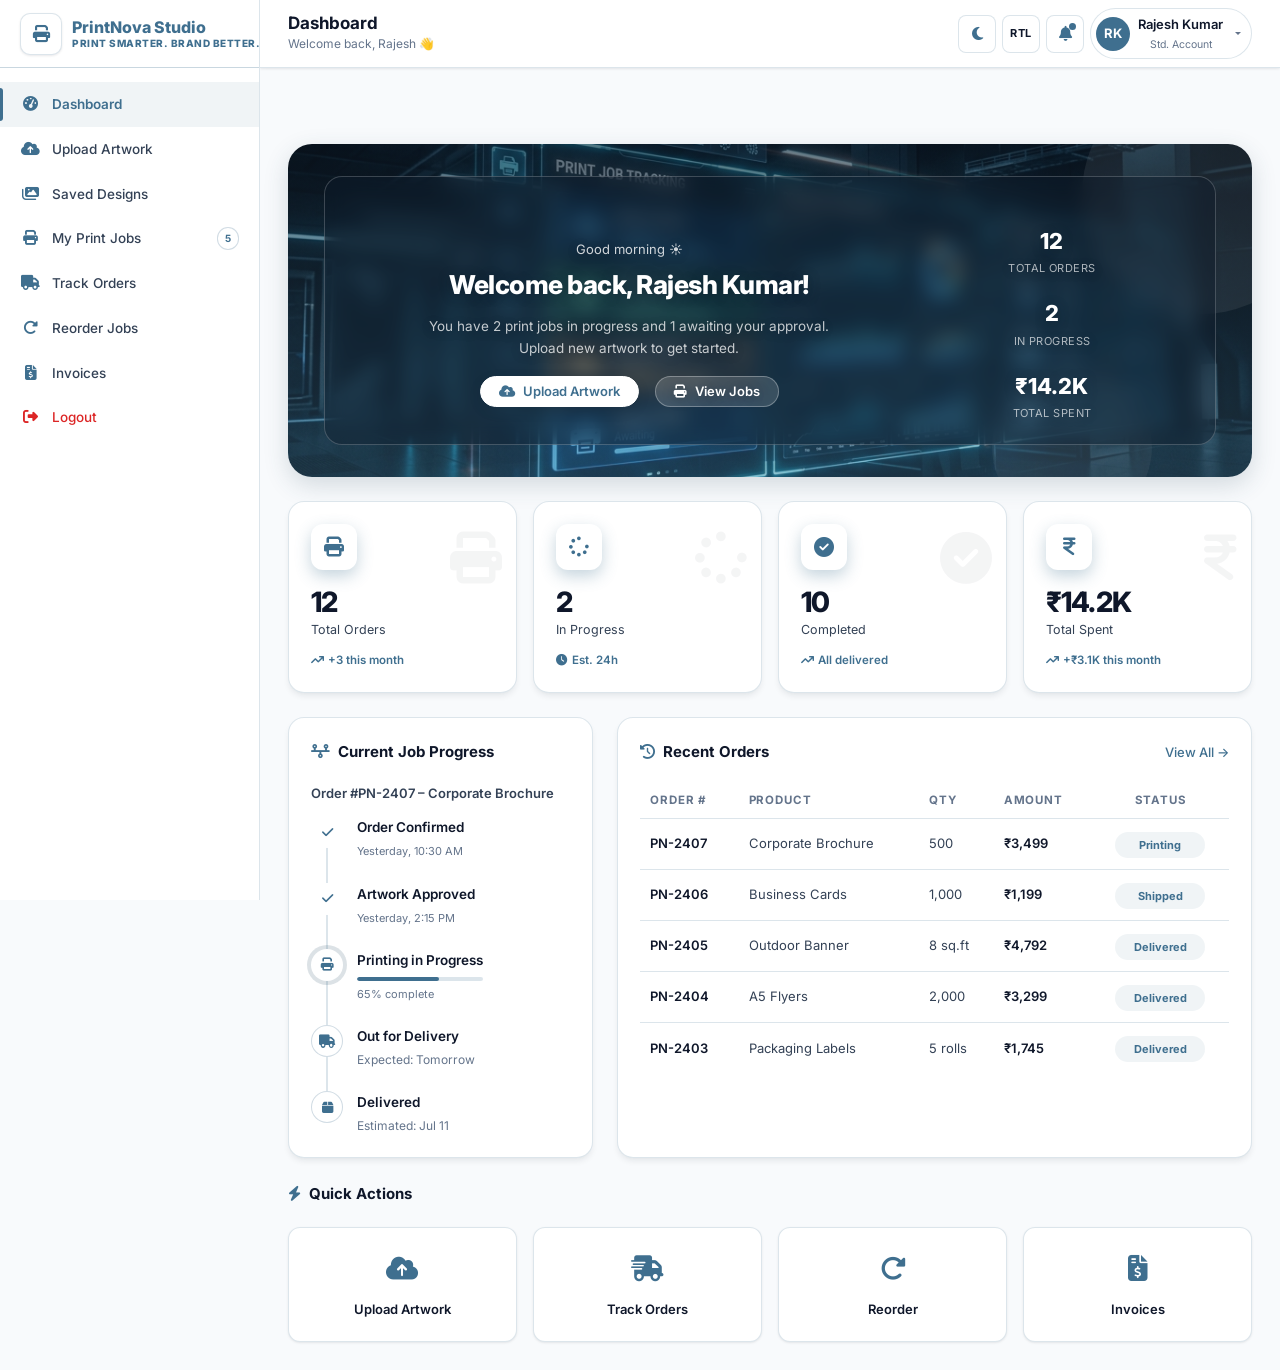
<file: dashboard.html>
<!DOCTYPE html>
<html lang="en" data-theme="light" dir="ltr">
<head>
  <meta charset="UTF-8" /><meta name="viewport" content="width=device-width, initial-scale=1.0" />
  <title>Dashboard – PrintNova Studio | My Print Jobs</title>
  <link rel="icon" type="image/svg+xml" href="images/favicon.svg" />
  <meta name="description" content="PrintNova Studio customer dashboard — upload artwork, configure specs, track orders, view invoices, and reorder past print jobs." />
  <link rel="stylesheet" href="https://cdn.jsdelivr.net/npm/bootstrap@5.3.3/dist/css/bootstrap.min.css" />
  <link rel="stylesheet" href="https://cdnjs.cloudflare.com/ajax/libs/font-awesome/6.5.1/css/all.min.css" />
  <link rel="stylesheet" href="https://cdn.jsdelivr.net/npm/aos@2.3.4/dist/aos.css" />
  <link href="https://fonts.googleapis.com/css2?family=Inter:wght@300;400;500;600;700;800;900&display=swap" rel="stylesheet" />
  <link rel="stylesheet" href="css/style.css?v=2.1" />
  <link rel="stylesheet" href="css/dashboard.css?v=2.1" />
</head>
<body>

<!-- ─────────── SIDEBAR ─────────── -->
<aside id="db-sidebar" role="navigation" aria-label="Dashboard Navigation">
  <a href="index.html" class="db-brand" aria-label="PrintNova Studio Home">
    <div class="db-brand-logo"><i class="fa-solid fa-print"></i></div>
    <div class="db-brand-text">
      <div class="db-brand-name">PrintNova Studio</div>
      <div class="db-brand-tag">Print Smarter. Brand Better.</div>
    </div>
  </a>

  <div class="db-nav-wrap">
    <ul class="db-nav list-unstyled">
      <li><a href="#" class="nav-link active" id="nav-dashboard"><span class="db-nav-icon"><i class="fa-solid fa-gauge-high"></i></span>Dashboard</a></li>
      <li><a href="#" class="nav-link" id="nav-upload" onclick="showSection('upload',this)"><span class="db-nav-icon"><i class="fa-solid fa-cloud-arrow-up"></i></span>Upload Artwork</a></li>
      <li><a href="#" class="nav-link" id="nav-designs" onclick="showSection('designs',this)"><span class="db-nav-icon"><i class="fa-solid fa-images"></i></span>Saved Designs</a></li>
      <li><a href="#" class="nav-link" id="nav-jobs" onclick="showSection('jobs',this)"><span class="db-nav-icon"><i class="fa-solid fa-print"></i></span>My Print Jobs<span class="db-nav-badge">5</span></a></li>
      <li><a href="#" class="nav-link" id="nav-track" onclick="showSection('track',this)"><span class="db-nav-icon"><i class="fa-solid fa-truck"></i></span>Track Orders</a></li>
      <li><a href="#" class="nav-link" id="nav-reorder" onclick="showSection('reorder',this)"><span class="db-nav-icon"><i class="fa-solid fa-rotate-right"></i></span>Reorder Jobs</a></li>
      <li><a href="#" class="nav-link" id="nav-invoices" onclick="showSection('invoices',this)"><span class="db-nav-icon"><i class="fa-solid fa-file-invoice-dollar"></i></span>Invoices</a></li>
      <li class="db-mobile-menu-control db-menu-control-row">
        <button type="button" class="db-menu-square-btn" data-theme-toggle aria-label="Toggle theme" title="Toggle Theme">
          <span data-theme-icon><i class="fa-solid fa-moon"></i></span>
        </button>
        <button type="button" class="db-menu-square-btn" data-dir-toggle aria-label="Toggle direction" title="Toggle Direction">
          <span data-dir-icon>RTL</span>
        </button>
      </li>
      <li><button class="nav-link db-logout-nav" type="button" onclick="openLogoutModal()"><span class="db-nav-icon"><i class="fa-solid fa-right-from-bracket"></i></span>Logout</button></li>
    </ul>
  </div>

</aside>

<!-- Overlay (mobile) -->
<div id="db-overlay" onclick="closeSidebar()"></div>

<!-- ─────────── MAIN WRAPPER ─────────── -->
<div id="db-wrapper">

  <!-- DASHBOARD HEADER -->
  <header id="db-header">
    <button id="db-toggle" onclick="toggleSidebar()" aria-label="Toggle sidebar">
      <i class="fa-solid fa-bars"></i>
    </button>
    <!-- Brand (mobile) -->
    <a class="db-header-brand" href="index.html">
      <div class="brand-logo-sm"><i class="fa-solid fa-print"></i></div>
      <span class="db-header-brand-text">
        <span class="brand-name-sm">PrintNova Studio</span>
        <span class="brand-tag-sm">Print Smarter. Brand Better.</span>
      </span>
    </a>
    <!-- Page title (desktop) -->
    <div class="db-page-title">
      <h5 id="db-page-heading">Dashboard</h5>
      <p id="db-page-sub">Welcome back, Rajesh 👋</p>
    </div>

    <div class="db-header-actions">
      <!-- Theme toggle -->
      <button class="db-icon-btn db-header-theme-toggle" data-theme-toggle data-theme-icon aria-label="Toggle theme" title="Toggle Theme"><i class="fa-solid fa-moon"></i></button>
      <!-- RTL toggle -->
      <button class="db-icon-btn db-header-dir-toggle" data-dir-toggle data-dir-icon aria-label="Toggle direction" title="Toggle Direction"><i class="fa-solid fa-arrow-left-to-bracket"></i></button>
      <!-- Notifications -->
      <button class="db-icon-btn db-header-notification" type="button" aria-label="Notifications" title="Notifications">
        <i class="fa-solid fa-bell"></i>
        <span class="db-notif-dot" aria-hidden="true"></span>
      </button>
      <!-- Profile -->
      <div class="dropdown">
        <button class="db-profile-btn dropdown-toggle" type="button" id="profileMenuButton" data-bs-toggle="dropdown" aria-expanded="false">
          <div class="db-profile-avatar">RK</div>
          <div>
            <div class="db-profile-name">Rajesh Kumar</div>
            <div class="db-profile-role">Std. Account</div>
          </div>
        </button>
        <ul class="dropdown-menu dropdown-menu-end db-profile-menu" aria-labelledby="profileMenuButton">
          <li><button class="dropdown-item" type="button" onclick="showSection('profile',document.getElementById('profileMenuButton'))"><i class="fa-solid fa-user-gear"></i> Profile Settings</button></li>
          <li><a class="dropdown-item" href="contact.html"><i class="fa-solid fa-headset"></i> Support</a></li>
        </ul>
      </div>
    </div>
  </header>

  <!-- DASHBOARD CONTENT -->
  <main id="db-content">

    <!-- ═══ SECTION: OVERVIEW (default) ═══ -->
    <div id="sec-overview">
      <!-- Welcome Banner -->
      <div class="db-welcome" style="background-image: linear-gradient(var(--cta-overlay-1), var(--cta-overlay-2)), url('images/banners/dashboard.png'), url('file:///C:/Users/NIVETHA/.gemini/antigravity-ide/brain/43d818c6-9e5e-461c-b8e6-51fbe6b5acbc/banner_dashboard_1783618966367.png'); background-size: cover; background-position: center; background-repeat: no-repeat;" data-aos="fade-up">
        <div class="row align-items-center g-4">
          <div class="col-md-8">
            <div class="db-welcome-greeting">Good morning ☀️</div>
            <div class="db-welcome-name">Welcome back, Rajesh Kumar!</div>
            <div class="db-welcome-msg">You have 2 print jobs in progress and 1 awaiting your approval. Upload new artwork to get started.</div>
            <div class="d-flex gap-3 flex-wrap mt-3">
              <a href="#" onclick="showSection('upload',document.getElementById('nav-upload'))" class="btn-pn btn-pn-white" style="font-size:13px;padding:8px 18px;"><i class="fa-solid fa-cloud-arrow-up"></i> Upload Artwork</a>
              <a href="#" onclick="showSection('jobs',document.getElementById('nav-jobs'))" class="btn-pn" style="background:rgba(255,255,255,.15);color:#fff;border:1px solid rgba(255,255,255,.3);font-size:13px;padding:8px 18px;"><i class="fa-solid fa-print"></i> View Jobs</a>
            </div>
          </div>
          <div class="col-md-4">
            <div class="db-welcome-meta">
              <div><div class="db-meta-value">12</div><div class="db-meta-label">Total Orders</div></div>
              <div><div class="db-meta-value">2</div><div class="db-meta-label">In Progress</div></div>
              <div><div class="db-meta-value">₹14.2K</div><div class="db-meta-label">Total Spent</div></div>
            </div>
          </div>
        </div>
      </div>

      <!-- Stat Cards -->
      <div class="row g-3 mb-4">
        <div class="col-6 col-lg-3" data-aos="fade-up" data-aos-delay="0">
          <div class="db-stat">
            <div class="db-stat-icon" style="background:var(--pn-blue-light);color:var(--pn-blue);"><i class="fa-solid fa-print"></i></div>
            <div class="db-stat-bg-icon"><i class="fa-solid fa-print"></i></div>
            <div class="db-stat-value">12</div>
            <div class="db-stat-label">Total Orders</div>
            <div class="db-stat-trend" style="color:var(--pn-blue);"><i class="fa-solid fa-arrow-trend-up"></i> +3 this month</div>
          </div>
        </div>
        <div class="col-6 col-lg-3" data-aos="fade-up" data-aos-delay="80">
          <div class="db-stat">
            <div class="db-stat-icon" style="background:var(--pn-blue-light);color:var(--pn-blue);"><i class="fa-solid fa-spinner"></i></div>
            <div class="db-stat-bg-icon"><i class="fa-solid fa-spinner"></i></div>
            <div class="db-stat-value">2</div>
            <div class="db-stat-label">In Progress</div>
            <div class="db-stat-trend" style="color:var(--pn-blue);"><i class="fa-solid fa-clock"></i> Est. 24h</div>
          </div>
        </div>
        <div class="col-6 col-lg-3" data-aos="fade-up" data-aos-delay="160">
          <div class="db-stat">
            <div class="db-stat-icon" style="background:var(--pn-blue-light);color:var(--pn-blue);"><i class="fa-solid fa-check-circle"></i></div>
            <div class="db-stat-bg-icon"><i class="fa-solid fa-check-circle"></i></div>
            <div class="db-stat-value">10</div>
            <div class="db-stat-label">Completed</div>
            <div class="db-stat-trend" style="color:var(--pn-blue);"><i class="fa-solid fa-arrow-trend-up"></i> All delivered</div>
          </div>
        </div>
        <div class="col-6 col-lg-3" data-aos="fade-up" data-aos-delay="240">
          <div class="db-stat">
            <div class="db-stat-icon" style="background:var(--pn-blue-light);color:var(--pn-blue);"><i class="fa-solid fa-indian-rupee-sign"></i></div>
            <div class="db-stat-bg-icon"><i class="fa-solid fa-indian-rupee-sign"></i></div>
            <div class="db-stat-value">₹14.2K</div>
            <div class="db-stat-label">Total Spent</div>
            <div class="db-stat-trend" style="color:var(--pn-blue);"><i class="fa-solid fa-arrow-trend-up"></i> +₹3.1K this month</div>
          </div>
        </div>
      </div>

      <div class="row g-4 mb-4">
        <!-- Current Job Progress -->
        <div class="col-lg-4" data-aos="fade-up">
          <div class="db-stat" style="height:100%;">
            <div style="font-size:15px;font-weight:700;color:var(--text-primary);margin-bottom:18px;"><i class="fa-solid fa-timeline" style="color:var(--pn-blue);margin-right:8px;"></i>Current Job Progress</div>
            <div style="font-size:13px;font-weight:600;color:var(--text-secondary);margin-bottom:12px;">Order #PN-2407 – Corporate Brochure</div>
            <div class="db-timeline">
              <div class="db-tl-step">
                <div class="db-tl-icon tl-done"><i class="fa-solid fa-check"></i></div>
                <div><div class="db-tl-title">Order Confirmed</div><div class="db-tl-time">Yesterday, 10:30 AM</div></div>
              </div>
              <div class="db-tl-step">
                <div class="db-tl-icon tl-done"><i class="fa-solid fa-check"></i></div>
                <div><div class="db-tl-title">Artwork Approved</div><div class="db-tl-time">Yesterday, 2:15 PM</div></div>
              </div>
              <div class="db-tl-step">
                <div class="db-tl-icon tl-active"><i class="fa-solid fa-print"></i></div>
                <div>
                  <div class="db-tl-title">Printing in Progress</div>
                  <div style="height:4px;background:var(--border-color);border-radius:2px;margin-top:6px;overflow:hidden;max-width:160px;"><div style="height:100%;width:65%;background:var(--pn-blue);border-radius:2px;"></div></div>
                  <div class="db-tl-time">65% complete</div>
                </div>
              </div>
              <div class="db-tl-step">
                <div class="db-tl-icon tl-wait"><i class="fa-solid fa-truck"></i></div>
                <div><div class="db-tl-title">Out for Delivery</div><div class="db-tl-desc">Expected: Tomorrow</div></div>
              </div>
              <div class="db-tl-step">
                <div class="db-tl-icon tl-wait"><i class="fa-solid fa-box"></i></div>
                <div><div class="db-tl-title">Delivered</div><div class="db-tl-desc">Estimated: Jul 11</div></div>
              </div>
            </div>
          </div>
        </div>

        <!-- Recent Orders -->
        <div class="col-lg-8" data-aos="fade-up" data-aos-delay="100">
          <div class="db-stat" style="height:100%;">
            <div style="display:flex;align-items:center;justify-content:space-between;margin-bottom:18px;">
              <div style="font-size:15px;font-weight:700;color:var(--text-primary);"><i class="fa-solid fa-clock-rotate-left" style="color:var(--pn-blue);margin-right:8px;"></i>Recent Orders</div>
              <a href="#" onclick="showSection('jobs',document.getElementById('nav-jobs'))" style="font-size:13px;color:var(--pn-blue);text-decoration:none;font-weight:500;">View All →</a>
            </div>
            <div class="table-responsive">
              <table style="width:100%;border-collapse:collapse;" aria-label="Recent orders">
                <thead><tr style="border-bottom:1px solid var(--border-color);"><th style="padding:8px 10px;font-size:11.5px;font-weight:700;text-transform:uppercase;letter-spacing:.07em;color:var(--text-muted);text-align:left;">Order #</th><th style="padding:8px 10px;font-size:11.5px;font-weight:700;text-transform:uppercase;letter-spacing:.07em;color:var(--text-muted);">Product</th><th style="padding:8px 10px;font-size:11.5px;font-weight:700;text-transform:uppercase;letter-spacing:.07em;color:var(--text-muted);">Qty</th><th style="padding:8px 10px;font-size:11.5px;font-weight:700;text-transform:uppercase;letter-spacing:.07em;color:var(--text-muted);">Amount</th><th class="col-center" style="padding:8px 10px;font-size:11.5px;font-weight:700;text-transform:uppercase;letter-spacing:.07em;color:var(--text-muted);">Status</th></tr></thead>
                <tbody>
                  <tr style="border-bottom:1px solid var(--border-color);"><td style="padding:11px 10px;font-size:13px;font-weight:600;color:var(--text-primary);">PN-2407</td><td style="padding:11px 10px;font-size:13px;color:var(--text-secondary);">Corporate Brochure</td><td style="padding:11px 10px;font-size:13px;color:var(--text-secondary);">500</td><td style="padding:11px 10px;font-size:13px;font-weight:600;color:var(--text-primary);">₹3,499</td><td class="col-center" style="padding:11px 10px;"><span class="db-status-badge" style="background:var(--pn-blue-light);color:var(--pn-blue);">Printing</span></td></tr>
                  <tr style="border-bottom:1px solid var(--border-color);"><td style="padding:11px 10px;font-size:13px;font-weight:600;color:var(--text-primary);">PN-2406</td><td style="padding:11px 10px;font-size:13px;color:var(--text-secondary);">Business Cards</td><td style="padding:11px 10px;font-size:13px;color:var(--text-secondary);">1,000</td><td style="padding:11px 10px;font-size:13px;font-weight:600;color:var(--text-primary);">₹1,199</td><td class="col-center" style="padding:11px 10px;"><span class="db-status-badge" style="background:rgba(6,182,212,.12);color:#0284C7;">Shipped</span></td></tr>
                  <tr style="border-bottom:1px solid var(--border-color);"><td style="padding:11px 10px;font-size:13px;font-weight:600;color:var(--text-primary);">PN-2405</td><td style="padding:11px 10px;font-size:13px;color:var(--text-secondary);">Outdoor Banner</td><td style="padding:11px 10px;font-size:13px;color:var(--text-secondary);">8 sq.ft</td><td style="padding:11px 10px;font-size:13px;font-weight:600;color:var(--text-primary);">₹4,792</td><td class="col-center" style="padding:11px 10px;"><span class="db-status-badge" style="background:var(--pn-blue-light);color:var(--pn-blue);">Delivered</span></td></tr>
                  <tr style="border-bottom:1px solid var(--border-color);"><td style="padding:11px 10px;font-size:13px;font-weight:600;color:var(--text-primary);">PN-2404</td><td style="padding:11px 10px;font-size:13px;color:var(--text-secondary);">A5 Flyers</td><td style="padding:11px 10px;font-size:13px;color:var(--text-secondary);">2,000</td><td style="padding:11px 10px;font-size:13px;font-weight:600;color:var(--text-primary);">₹3,299</td><td class="col-center" style="padding:11px 10px;"><span class="db-status-badge" style="background:var(--pn-blue-light);color:var(--pn-blue);">Delivered</span></td></tr>
                  <tr><td style="padding:11px 10px;font-size:13px;font-weight:600;color:var(--text-primary);">PN-2403</td><td style="padding:11px 10px;font-size:13px;color:var(--text-secondary);">Packaging Labels</td><td style="padding:11px 10px;font-size:13px;color:var(--text-secondary);">5 rolls</td><td style="padding:11px 10px;font-size:13px;font-weight:600;color:var(--text-primary);">₹1,745</td><td class="col-center" style="padding:11px 10px;"><span class="db-status-badge" style="background:var(--pn-blue-light);color:var(--pn-blue);">Delivered</span></td></tr>
                </tbody>
              </table>
            </div>
          </div>
        </div>
      </div>

      <!-- Quick Actions -->
      <div class="row g-3" data-aos="fade-up">
        <div class="col-12"><div style="font-size:15px;font-weight:700;color:var(--text-primary);margin-bottom:4px;"><i class="fa-solid fa-bolt" style="color:var(--pn-blue);margin-right:8px;"></i>Quick Actions</div></div>
        <div class="col-6 col-md-3">
          <div style="background:var(--bg-surface);border:1px solid var(--border-color);border-radius:var(--radius-md);padding:20px;text-align:center;cursor:pointer;transition:var(--transition);box-shadow:var(--shadow-sm);" onclick="showSection('upload',document.getElementById('nav-upload'))" onmouseover="this.style.boxShadow='var(--shadow-lg)';this.style.transform='translateY(-2px)'" onmouseout="this.style.boxShadow='var(--shadow-sm)';this.style.transform='none'">
            <div style="font-size:26px;color:var(--pn-blue);margin-bottom:8px;"><i class="fa-solid fa-cloud-arrow-up"></i></div>
            <div style="font-size:13px;font-weight:600;color:var(--text-primary);">Upload Artwork</div>
          </div>
        </div>
        <div class="col-6 col-md-3">
          <div style="background:var(--bg-surface);border:1px solid var(--border-color);border-radius:var(--radius-md);padding:20px;text-align:center;cursor:pointer;transition:var(--transition);box-shadow:var(--shadow-sm);" onclick="showSection('track',document.getElementById('nav-track'))" onmouseover="this.style.boxShadow='var(--shadow-lg)';this.style.transform='translateY(-2px)'" onmouseout="this.style.boxShadow='var(--shadow-sm)';this.style.transform='none'">
            <div style="font-size:26px;color:var(--pn-blue);margin-bottom:8px;"><i class="fa-solid fa-truck-fast"></i></div>
            <div style="font-size:13px;font-weight:600;color:var(--text-primary);">Track Orders</div>
          </div>
        </div>
        <div class="col-6 col-md-3">
          <div style="background:var(--bg-surface);border:1px solid var(--border-color);border-radius:var(--radius-md);padding:20px;text-align:center;cursor:pointer;transition:var(--transition);box-shadow:var(--shadow-sm);" onclick="showSection('reorder',document.getElementById('nav-reorder'))" onmouseover="this.style.boxShadow='var(--shadow-lg)';this.style.transform='translateY(-2px)'" onmouseout="this.style.boxShadow='var(--shadow-sm)';this.style.transform='none'">
            <div style="font-size:26px;color:var(--pn-blue);margin-bottom:8px;"><i class="fa-solid fa-rotate-right"></i></div>
            <div style="font-size:13px;font-weight:600;color:var(--text-primary);">Reorder</div>
          </div>
        </div>
        <div class="col-6 col-md-3">
          <div style="background:var(--bg-surface);border:1px solid var(--border-color);border-radius:var(--radius-md);padding:20px;text-align:center;cursor:pointer;transition:var(--transition);box-shadow:var(--shadow-sm);" onclick="showSection('invoices',document.getElementById('nav-invoices'))" onmouseover="this.style.boxShadow='var(--shadow-lg)';this.style.transform='translateY(-2px)'" onmouseout="this.style.boxShadow='var(--shadow-sm)';this.style.transform='none'">
            <div style="font-size:26px;color:var(--pn-blue);margin-bottom:8px;"><i class="fa-solid fa-file-invoice-dollar"></i></div>
            <div style="font-size:13px;font-weight:600;color:var(--text-primary);">Invoices</div>
          </div>
        </div>
      </div>
    </div><!-- /overview -->

    <!-- ═══ SECTION: UPLOAD ARTWORK ═══ -->
    <div id="sec-upload" style="display:none;">
      <div class="row g-4">
        <div class="col-lg-7">
          <div class="db-stat" style="height: auto !important;">
            <div style="font-size:16px;font-weight:700;color:var(--text-primary);margin-bottom:20px;"><i class="fa-solid fa-cloud-arrow-up" style="color:var(--pn-blue);margin-right:8px;"></i>Upload Artwork File</div>
            <div class="db-upload-zone" id="dropZone" onclick="document.getElementById('fileInput').click();" ondragover="event.preventDefault();this.classList.add('drag-over')" ondragleave="this.classList.remove('drag-over')" ondrop="handleDrop(event)">
              <input type="file" id="fileInput" style="display:none;" accept=".pdf,.ai,.psd,.png,.tiff,.eps" onchange="handleFileSelect(this)" />
              <div class="db-upload-icon"><i class="fa-solid fa-cloud-arrow-up"></i></div>
              <div style="font-size:16px;font-weight:700;color:var(--text-primary);margin-bottom:6px;">Drag &amp; Drop Your File Here</div>
              <div style="font-size:13.5px;color:var(--text-muted);margin-bottom:16px;">PDF, AI, PSD, PNG, TIFF, EPS (Max 500MB)</div>
              <div class="d-flex flex-wrap gap-2 justify-content-center mb-4">
                <span style="background:var(--pn-blue-light);color:var(--pn-blue);font-size:11px;font-weight:700;padding:4px 10px;border-radius:20px;">PDF</span>
                <span style="background:var(--pn-orange-light);color:var(--pn-blue);font-size:11px;font-weight:700;padding:4px 10px;border-radius:20px;">AI</span>
                <span style="background:var(--pn-blue-light);color:var(--pn-blue);font-size:11px;font-weight:700;padding:4px 10px;border-radius:20px;">PSD</span>
                <span style="background:var(--pn-blue-light);color:var(--pn-blue);font-size:11px;font-weight:700;padding:4px 10px;border-radius:20px;">PNG</span>
                <span style="background:rgba(6,182,212,.1);color:#0284C7;font-size:11px;font-weight:700;padding:4px 10px;border-radius:20px;">TIFF</span>
                <span style="background:rgba(250,204,21,.15);color:#CA8A04;font-size:11px;font-weight:700;padding:4px 10px;border-radius:20px;">EPS</span>
              </div>
              <div class="btn-pn btn-pn-primary" style="pointer-events:none;"><i class="fa-solid fa-folder-open"></i> Choose File</div>
            </div>
            <div id="filePreview" style="display:none;margin-top:16px;padding:14px 16px;background:var(--pn-blue-light);border-radius:10px;border:1px solid var(--pn-blue);align-items:center;gap:12px;">
              <i class="fa-solid fa-file-check" style="font-size:22px;color:var(--pn-blue);"></i>
              <div style="flex:1;">
                <div id="fileName" style="font-size:14px;font-weight:700;color:var(--text-primary);"></div>
                <div id="fileSize" style="font-size:12px;color:var(--text-muted);"></div>
              </div>
              <i class="fa-solid fa-check-circle" style="font-size:20px;color:var(--pn-blue);"></i>
            </div>
          </div>

          <!-- RECENT UPLOADS LIST -->
          <div class="db-stat mt-4" style="height: auto !important;">
            <div style="font-size:15px;font-weight:700;color:var(--text-primary);margin-bottom:16px;"><i class="fa-solid fa-folder-open" style="color:var(--pn-blue);margin-right:8px;"></i>Recent Uploaded Files</div>
            <div class="d-flex flex-column gap-3 db-upload-list">
              <div class="db-upload-file-row" style="display:flex;align-items:center;justify-content:space-between;padding:12px;background:var(--bg-surface-2);border:1px solid var(--border-color);border-radius:10px;">
                <div class="db-upload-file-info" style="display:flex;align-items:center;gap:12px;">
                  <div style="width:36px;height:36px;border-radius:6px;background:rgba(239, 68, 68, 0.1);color:#EF4444;display:flex;align-items:center;justify-content:center;font-size:18px;"><i class="fa-solid fa-file-pdf"></i></div>
                  <div style="min-width:0;">
                    <div style="font-size:13px;font-weight:700;color:var(--text-primary);text-overflow:ellipsis;overflow:hidden;white-space:nowrap;">business_card_print_ready.pdf</div>
                    <div style="font-size:11.5px;color:var(--text-muted);">14.2 MB · Uploaded Jul 9, 2026</div>
                  </div>
                </div>
                <div class="d-flex gap-2 db-upload-file-actions">
                  <button onclick="showToast('Loading design settings...','info')" class="btn-pn btn-pn-outline" style="font-size:11px;padding:5px 12px;white-space:nowrap;">Use File</button>
                  <button onclick="showToast('File deleted','info')" class="btn-pn btn-pn-outline text-danger" style="font-size:11px;padding:5px 10px;border-color:rgba(239, 68, 68, 0.3);"><i class="fa-solid fa-trash"></i></button>
                </div>
              </div>
              <div class="db-upload-file-row" style="display:flex;align-items:center;justify-content:space-between;padding:12px;background:var(--bg-surface-2);border:1px solid var(--border-color);border-radius:10px;">
                <div class="db-upload-file-info" style="display:flex;align-items:center;gap:12px;">
                  <div style="width:36px;height:36px;border-radius:6px;background:rgba(249, 115, 22, 0.1);color:#F97316;display:flex;align-items:center;justify-content:center;font-size:18px;"><i class="fa-solid fa-file-image"></i></div>
                  <div style="min-width:0;">
                    <div style="font-size:13px;font-weight:700;color:var(--text-primary);text-overflow:ellipsis;overflow:hidden;white-space:nowrap;">banner_outdoor_v2.ai</div>
                    <div style="font-size:11.5px;color:var(--text-muted);">48.7 MB · Uploaded Jul 4, 2026</div>
                  </div>
                </div>
                <div class="d-flex gap-2 db-upload-file-actions">
                  <button onclick="showToast('Loading design settings...','info')" class="btn-pn btn-pn-outline" style="font-size:11px;padding:5px 12px;white-space:nowrap;">Use File</button>
                  <button onclick="showToast('File deleted','info')" class="btn-pn btn-pn-outline text-danger" style="font-size:11px;padding:5px 10px;border-color:rgba(239, 68, 68, 0.3);"><i class="fa-solid fa-trash"></i></button>
                </div>
              </div>
              <div class="db-upload-file-row" style="display:flex;align-items:center;justify-content:space-between;padding:12px;background:var(--bg-surface-2);border:1px solid var(--border-color);border-radius:10px;">
                <div class="db-upload-file-info" style="display:flex;align-items:center;gap:12px;">
                  <div style="width:36px;height:36px;border-radius:6px;background:rgba(59, 130, 246, 0.1);color:#3B82F6;display:flex;align-items:center;justify-content:center;font-size:18px;"><i class="fa-solid fa-file-image"></i></div>
                  <div style="min-width:0;">
                    <div style="font-size:13px;font-weight:700;color:var(--text-primary);text-overflow:ellipsis;overflow:hidden;white-space:nowrap;">flyer_a5_event_front.png</div>
                    <div style="font-size:11.5px;color:var(--text-muted);">4.5 MB · Uploaded Jun 28, 2026</div>
                  </div>
                </div>
                <div class="d-flex gap-2 db-upload-file-actions">
                  <button onclick="showToast('Loading design settings...','info')" class="btn-pn btn-pn-outline" style="font-size:11px;padding:5px 12px;white-space:nowrap;">Use File</button>
                  <button onclick="showToast('File deleted','info')" class="btn-pn btn-pn-outline text-danger" style="font-size:11px;padding:5px 10px;border-color:rgba(239, 68, 68, 0.3);"><i class="fa-solid fa-trash"></i></button>
                </div>
              </div>
            </div>
          </div>
        </div>
        <div class="col-lg-5">
          <div class="db-stat">
            <div style="font-size:16px;font-weight:700;color:var(--text-primary);margin-bottom:20px;"><i class="fa-solid fa-sliders" style="color:var(--pn-blue);margin-right:8px;"></i>Print Specifications</div>
            <form id="specForm" onsubmit="submitOrder(event)">
              <div class="mb-3"><label class="pn-form-label">Product Type *</label><select class="spec-select" required><option value="">Select product...</option><option>Business Cards</option><option>Brochures (Tri-fold)</option><option>Flyers A5</option><option>Flyers A4</option><option>Flex Banner</option><option>Roll-Up Standee</option><option>Packaging Labels</option><option>Posters</option></select></div>
              <div class="row g-3 mb-3">
                <div class="col-6"><label class="pn-form-label">Paper Type *</label><select class="spec-select" required><option>Art Paper</option><option>Matte</option><option>Gloss</option><option>Kraft</option><option>Silk</option></select></div>
                <div class="col-6"><label class="pn-form-label">Finish *</label><select class="spec-select" required><option>Matte Lamination</option><option>Gloss Lamination</option><option>Spot UV</option><option>Foil Stamping</option><option>No Lamination</option></select></div>
              </div>
              <div class="row g-3 mb-3">
                <div class="col-6"><label class="pn-form-label">Quantity *</label><input type="number" class="spec-select" min="1" placeholder="e.g. 500" required /></div>
                <div class="col-6"><label class="pn-form-label">GSM / Weight</label><select class="spec-select"><option>130gsm</option><option>170gsm</option><option>300gsm</option><option>350gsm</option><option>400gsm</option></select></div>
              </div>
              <div class="row g-3 mb-3">
                <div class="col-6"><label class="pn-form-label">Dimensions / Size *</label><select class="spec-select" required><option>Standard (3.5" x 2")</option><option>A4 (210 x 297 mm)</option><option>A5 (148 x 210 mm)</option><option>6ft x 3ft Banner</option><option>Custom Size</option></select></div>
                <div class="col-6"><label class="pn-form-label">Color Mode *</label><select class="spec-select" required><option>Double-sided CMYK</option><option>Single-sided CMYK</option><option>Double-sided B&W</option><option>Single-sided B&W</option></select></div>
              </div>
              <div class="mb-3"><label class="pn-form-label">Delivery Option *</label><select class="spec-select" required><option>Standard (3–5 days)</option><option>Express (24 hours)</option><option>Rush Print (6 hours)</option><option>Store Pickup (Free)</option></select></div>
              <div class="mb-4"><label class="pn-form-label">Special Instructions</label><textarea class="spec-select" rows="5" placeholder="Any specific requirements..." style="resize:none;"></textarea></div>
              <button type="submit" class="btn-pn btn-pn-primary w-100 justify-content-center"><i class="fa-solid fa-cart-plus"></i> Place Order</button>
            </form>
          </div>
        </div>
      </div>
    </div>

    <!-- ═══ SECTION: MY PRINT JOBS ═══ -->
    <div id="sec-jobs" style="display:none;">
      <div class="db-stat">
        <div style="font-size:16px;font-weight:700;color:var(--text-primary);margin-bottom:20px;"><i class="fa-solid fa-print" style="color:var(--pn-blue);margin-right:8px;"></i>My Print Jobs</div>
        <div class="table-responsive">
          <table style="width:100%;border-collapse:collapse;" aria-label="Print jobs">
            <thead><tr style="background:var(--bg-surface-2);border-bottom:1px solid var(--border-color);"><th style="padding:12px 14px;font-size:12px;font-weight:700;text-transform:uppercase;letter-spacing:.07em;color:var(--text-muted);text-align:left;">Order</th><th style="padding:12px 14px;font-size:12px;font-weight:700;text-transform:uppercase;letter-spacing:.07em;color:var(--text-muted);">Product</th><th style="padding:12px 14px;font-size:12px;font-weight:700;text-transform:uppercase;letter-spacing:.07em;color:var(--text-muted);">Specs</th><th style="padding:12px 14px;font-size:12px;font-weight:700;text-transform:uppercase;letter-spacing:.07em;color:var(--text-muted);">Amount</th><th class="col-center" style="padding:12px 14px;font-size:12px;font-weight:700;text-transform:uppercase;letter-spacing:.07em;color:var(--text-muted);">Status</th><th class="col-center" style="padding:12px 14px;font-size:12px;font-weight:700;text-transform:uppercase;letter-spacing:.07em;color:var(--text-muted);">Action</th></tr></thead>
            <tbody>
              <tr style="border-bottom:1px solid var(--border-color);"><td style="padding:12px 14px;font-size:13px;font-weight:600;color:var(--text-primary);">PN-2407</td><td style="padding:12px 14px;font-size:13px;color:var(--text-primary);">Corporate Brochure</td><td style="padding:12px 14px;font-size:12px;color:var(--text-muted);">500 pcs · Tri-fold · Matte</td><td style="padding:12px 14px;font-size:13px;font-weight:700;color:var(--text-primary);">₹3,499</td><td class="col-center" style="padding:12px 14px;"><span class="db-status-badge" style="background:var(--pn-blue-light);color:var(--pn-blue);">Printing</span></td><td class="col-center" style="padding:12px 14px;"><a href="#" onclick="showSection('track',document.getElementById('nav-track'))" class="btn-pn btn-pn-outline">Track</a></td></tr>
              <tr style="border-bottom:1px solid var(--border-color);"><td style="padding:12px 14px;font-size:13px;font-weight:600;color:var(--text-primary);">PN-2406</td><td style="padding:12px 14px;font-size:13px;color:var(--text-primary);">Business Cards (Spot UV)</td><td style="padding:12px 14px;font-size:12px;color:var(--text-muted);">1000 pcs · 350gsm · Spot UV</td><td style="padding:12px 14px;font-size:13px;font-weight:700;color:var(--text-primary);">₹5,990</td><td class="col-center" style="padding:12px 14px;"><span class="db-status-badge" style="background:rgba(6,182,212,.12);color:#3f6f8f;">Shipped</span></td><td class="col-center" style="padding:12px 14px;"><a href="#" onclick="showSection('track',document.getElementById('nav-track'))" class="btn-pn btn-pn-outline">Track</a></td></tr>
              <tr style="border-bottom:1px solid var(--border-color);"><td style="padding:12px 14px;font-size:13px;font-weight:600;color:var(--text-primary);">PN-2405</td><td style="padding:12px 14px;font-size:13px;color:var(--text-primary);">Outdoor Flex Banner</td><td style="padding:12px 14px;font-size:12px;color:var(--text-muted);">8 sq.ft · 440gsm · UV Ink</td><td style="padding:12px 14px;font-size:13px;font-weight:700;color:var(--text-primary);">₹4,792</td><td class="col-center" style="padding:12px 14px;"><span class="db-status-badge" style="background:var(--pn-blue-light);color:var(--pn-blue);">Delivered</span></td><td class="col-center" style="padding:12px 14px;"><button onclick="showToast('Reorder placed for PN-2405!','success')" class="btn-pn btn-pn-outline">Reorder</button></td></tr>
              <tr style="border-bottom:1px solid var(--border-color);"><td style="padding:12px 14px;font-size:13px;font-weight:600;color:var(--text-primary);">PN-2404</td><td style="padding:12px 14px;font-size:13px;color:var(--text-primary);">A5 Flyers (Gloss)</td><td style="padding:12px 14px;font-size:12px;color:var(--text-muted);">2000 pcs · 130gsm · Gloss</td><td style="padding:12px 14px;font-size:13px;font-weight:700;color:var(--text-primary);">₹3,299</td><td class="col-center" style="padding:12px 14px;"><span class="db-status-badge" style="background:var(--pn-blue-light);color:var(--pn-blue);">Delivered</span></td><td class="col-center" style="padding:12px 14px;"><button onclick="showToast('Reorder placed for PN-2404!','success')" class="btn-pn btn-pn-outline">Reorder</button></td></tr>
              <tr><td style="padding:12px 14px;font-size:13px;font-weight:600;color:var(--text-primary);">PN-2403</td><td style="padding:12px 14px;font-size:13px;color:var(--text-primary);">Packaging Labels</td><td style="padding:12px 14px;font-size:12px;color:var(--text-muted);">5 rolls · Gloss vinyl</td><td style="padding:12px 14px;font-size:13px;font-weight:700;color:var(--text-primary);">₹1,745</td><td class="col-center" style="padding:12px 14px;"><span class="db-status-badge" style="background:var(--pn-blue-light);color:var(--pn-blue);">Delivered</span></td><td class="col-center" style="padding:12px 14px;"><button onclick="showToast('Reorder placed for PN-2403!','success')" class="btn-pn btn-pn-outline">Reorder</button></td></tr>
            </tbody>
          </table>
        </div>
      </div>
    </div>

    <!-- ═══ SECTION: TRACK ORDERS ═══ -->
    <div id="sec-track" style="display:none;">
      <div class="row g-4">
        <div class="col-lg-5">
          <div class="db-stat">
            <div style="font-size:16px;font-weight:700;color:var(--text-primary);margin-bottom:8px;">Track Your Order</div>
            <div style="font-size:13px;color:var(--text-muted);margin-bottom:20px;">Enter your order number or select a recent job below.</div>
            <div class="d-flex gap-2 mb-4">
              <input type="text" class="spec-select" style="flex:1;" placeholder="e.g. PN-2407" value="PN-2407" id="trackInput" />
              <button class="btn-pn btn-pn-primary" onclick="trackOrder(document.getElementById('trackInput').value.trim().toUpperCase())"><i class="fa-solid fa-search"></i></button>
            </div>
            <div class="d-flex flex-column gap-2">
              <div class="track-list-item" style="padding:10px 14px;background:var(--bg-surface-2);border-radius:10px;cursor:pointer;font-size:13px;font-weight:600;color:var(--text-primary);border:1.5px solid var(--pn-blue);" onclick="trackOrder('PN-2407')">PN-2407 – Corporate Brochure</div>
              <div class="track-list-item" style="padding:10px 14px;background:var(--bg-surface-2);border-radius:10px;cursor:pointer;font-size:13px;font-weight:600;color:var(--text-primary);border:1px solid var(--border-color);" onclick="trackOrder('PN-2406')">PN-2406 – Business Cards</div>
              <div class="track-list-item" style="padding:10px 14px;background:var(--bg-surface-2);border-radius:10px;cursor:pointer;font-size:13px;font-weight:600;color:var(--text-primary);border:1px solid var(--border-color);" onclick="trackOrder('PN-2405')">PN-2405 – Outdoor Banner</div>
              <div class="track-list-item" style="padding:10px 14px;background:var(--bg-surface-2);border-radius:10px;cursor:pointer;font-size:13px;font-weight:600;color:var(--text-primary);border:1px solid var(--border-color);" onclick="trackOrder('PN-2404')">PN-2404 – A5 Flyers</div>
              <div class="track-list-item" style="padding:10px 14px;background:var(--bg-surface-2);border-radius:10px;cursor:pointer;font-size:13px;font-weight:600;color:var(--text-primary);border:1px solid var(--border-color);" onclick="trackOrder('PN-2403')">PN-2403 – Packaging Labels</div>
            </div>
          </div>
        </div>
        <div class="col-lg-7">
          <div class="db-stat">
            <div id="trackOrderTitle" style="font-size:16px;font-weight:700;color:var(--text-primary);margin-bottom:4px;">Order #PN-2407 Status</div>
            <div id="trackOrderSpecs" style="font-size:13px;color:var(--text-muted);margin-bottom:20px;">Corporate Brochure · 500 pcs · Tri-fold · Matte Lamination</div>
            <div class="db-timeline" id="trackTimeline">
              <div class="db-tl-step"><div class="db-tl-icon tl-done"><i class="fa-solid fa-check"></i></div><div><div class="db-tl-title">Order Confirmed &amp; Payment Received</div><div class="db-tl-desc">Your order has been confirmed and payment processed.</div><div class="db-tl-time">Jul 9, 2026 · 10:30 AM</div></div></div>
              <div class="db-tl-step"><div class="db-tl-icon tl-done"><i class="fa-solid fa-check"></i></div><div><div class="db-tl-title">Artwork Preflight Check Passed</div><div class="db-tl-desc">Your file has been checked and approved for print.</div><div class="db-tl-time">Jul 9, 2026 · 2:15 PM</div></div></div>
              <div class="db-tl-step"><div class="db-tl-icon tl-active"><i class="fa-solid fa-print"></i></div><div><div class="db-tl-title">Printing in Progress — 65%</div><div class="db-tl-desc">Your job is on press. Estimated completion: 6 hours.</div><div style="height:4px;background:var(--border-color);border-radius:2px;margin-top:8px;overflow:hidden;max-width:240px;"><div style="height:100%;width:65%;background:var(--pn-blue);border-radius:2px;"></div></div><div class="db-tl-time">Jul 10, 2026 · In Progress</div></div></div>
              <div class="db-tl-step"><div class="db-tl-icon tl-wait"><i class="fa-solid fa-box"></i></div><div><div class="db-tl-title">Finishing &amp; Quality Check</div><div class="db-tl-desc">Lamination and cutting — pending after print completion.</div><div class="db-tl-time">Estimated: Jul 10 Evening</div></div></div>
              <div class="db-tl-step"><div class="db-tl-icon tl-wait"><i class="fa-solid fa-truck"></i></div><div><div class="db-tl-title">Dispatched for Delivery</div><div class="db-tl-desc">Package will be handed to courier after QC.</div><div class="db-tl-time">Estimated: Jul 11, 2026</div></div></div>
              <div class="db-tl-step"><div class="db-tl-icon tl-wait"><i class="fa-solid fa-home"></i></div><div><div class="db-tl-title">Delivered</div><div class="db-tl-desc">Delivery to registered address.</div><div class="db-tl-time">Estimated: Jul 11–12, 2026</div></div></div>
            </div>
          </div>
        </div>
      </div>
    </div>

    <div id="sec-reorder" style="display:none;">
      <div class="db-stat">
        <div style="font-size:16px;font-weight:700;color:var(--text-primary);margin-bottom:6px;"><i class="fa-solid fa-rotate-right" style="color:var(--pn-blue);margin-right:8px;"></i>Reorder Previous Jobs</div>
        <div style="font-size:13.5px;color:var(--text-muted);margin-bottom:20px;">Click "Reorder" on any past job to instantly place the same order without re-uploading files or reconfiguring specs.</div>
        <div class="row g-3">
          <div class="col-md-6 col-lg-4" data-aos="fade-up" data-aos-delay="0">
            <div style="background:var(--bg-surface-2);border:1px solid var(--border-color);border-radius:var(--radius-md);overflow:hidden;">
              <div style="height:140px;overflow:hidden;">
                <img src="images/prod_banner_outdoor.png" alt="Outdoor Flex Banner" style="width:100%;height:100%;object-fit:cover;">
              </div>
              <div style="padding:16px;">
                <div style="font-size:14px;font-weight:700;color:var(--text-primary);margin-bottom:4px;">PN-2405 – Outdoor Flex Banner</div>
                <div style="font-size:12.5px;color:var(--text-muted);margin-bottom:10px;">8 sq.ft · UV Inks · Express Delivery</div>
                <div class="d-flex align-items-center justify-content-between">
                  <div style="font-size:17px;font-weight:800;color:var(--pn-blue);">₹4,792</div>
                  <button onclick="showToast('PN-2405 Reorder placed! Check My Print Jobs.','success')" class="btn-pn btn-pn-primary" style="font-size:12px;padding:6px 14px;"><i class="fa-solid fa-rotate-right"></i> Reorder</button>
                </div>
              </div>
            </div>
          </div>
          <div class="col-md-6 col-lg-4" data-aos="fade-up" data-aos-delay="100">
            <div style="background:var(--bg-surface-2);border:1px solid var(--border-color);border-radius:var(--radius-md);overflow:hidden;">
              <div style="height:140px;overflow:hidden;">
                <img src="images/prod_flyer_a5.png" alt="A5 Flyers" style="width:100%;height:100%;object-fit:cover;">
              </div>
              <div style="padding:16px;">
                <div style="font-size:14px;font-weight:700;color:var(--text-primary);margin-bottom:4px;">PN-2404 – A5 Flyers (Gloss)</div>
                <div style="font-size:12.5px;color:var(--text-muted);margin-bottom:10px;">2000 pcs · 130gsm Gloss · Standard</div>
                <div class="d-flex align-items-center justify-content-between">
                  <div style="font-size:17px;font-weight:800;color:var(--pn-blue);">₹3,299</div>
                  <button onclick="showToast('PN-2404 Reorder placed! Check My Print Jobs.','success')" class="btn-pn btn-pn-primary" style="font-size:12px;padding:6px 14px;"><i class="fa-solid fa-rotate-right"></i> Reorder</button>
                </div>
              </div>
            </div>
          </div>
          <div class="col-md-6 col-lg-4" data-aos="fade-up" data-aos-delay="200">
            <div style="background:var(--bg-surface-2);border:1px solid var(--border-color);border-radius:var(--radius-md);overflow:hidden;">
              <div style="height:140px;overflow:hidden;">
                <img src="images/prod_label_product.png" alt="Packaging Labels" style="width:100%;height:100%;object-fit:cover;">
              </div>
              <div style="padding:16px;">
                <div style="font-size:14px;font-weight:700;color:var(--text-primary);margin-bottom:4px;">PN-2403 – Packaging Labels</div>
                <div style="font-size:12.5px;color:var(--text-muted);margin-bottom:10px;">5 rolls · Gloss vinyl · Standard</div>
                <div class="d-flex align-items-center justify-content-between">
                  <div style="font-size:17px;font-weight:800;color:var(--pn-blue);">₹1,745</div>
                  <button onclick="showToast('PN-2403 Reorder placed! Check My Print Jobs.','success')" class="btn-pn btn-pn-primary" style="font-size:12px;padding:6px 14px;"><i class="fa-solid fa-rotate-right"></i> Reorder</button>
                </div>
              </div>
            </div>
          </div>
        </div>
      </div>
    </div>

    <!-- ═══ SECTION: INVOICES ═══ -->
    <div id="sec-invoices" style="display:none;">
      <div class="db-stat">
        <div style="font-size:16px;font-weight:700;color:var(--text-primary);margin-bottom:20px;"><i class="fa-solid fa-file-invoice-dollar" style="color:var(--pn-blue);margin-right:8px;"></i>My Invoices</div>
        <div class="table-responsive">
          <table style="width:100%;border-collapse:collapse;" aria-label="Invoices">
            <thead><tr style="background:var(--bg-surface-2);border-bottom:1px solid var(--border-color);"><th style="padding:12px 14px;font-size:12px;font-weight:700;text-transform:uppercase;letter-spacing:.07em;color:var(--text-muted);text-align:left;">Invoice #</th><th style="padding:12px 14px;font-size:12px;font-weight:700;text-transform:uppercase;letter-spacing:.07em;color:var(--text-muted);">Order</th><th style="padding:12px 14px;font-size:12px;font-weight:700;text-transform:uppercase;letter-spacing:.07em;color:var(--text-muted);">Date</th><th style="padding:12px 14px;font-size:12px;font-weight:700;text-transform:uppercase;letter-spacing:.07em;color:var(--text-muted);">Amount</th><th style="padding:12px 14px;font-size:12px;font-weight:700;text-transform:uppercase;letter-spacing:.07em;color:var(--text-muted);">GST</th><th style="padding:12px 14px;font-size:12px;font-weight:700;text-transform:uppercase;letter-spacing:.07em;color:var(--text-muted);">Total</th><th style="padding:12px 14px;font-size:12px;font-weight:700;text-transform:uppercase;letter-spacing:.07em;color:var(--text-muted);">Download</th></tr></thead>
            <tbody>
              <tr style="border-bottom:1px solid var(--border-color);"><td style="padding:12px 14px;font-size:13px;font-weight:600;color:var(--text-primary);">INV-0012</td><td style="padding:12px 14px;font-size:13px;color:var(--text-secondary);">PN-2407</td><td style="padding:12px 14px;font-size:13px;color:var(--text-secondary);">Jul 9, 2026</td><td style="padding:12px 14px;font-size:13px;color:var(--text-primary);">₹2,965</td><td style="padding:12px 14px;font-size:13px;color:var(--text-primary);">₹534</td><td style="padding:12px 14px;font-size:13px;font-weight:700;color:var(--text-primary);">₹3,499</td><td style="padding:12px 14px;"><button onclick="showToast('INV-0012 downloaded!','success')" class="btn-pn btn-pn-primary" style="font-size:11px;padding:5px 12px;"><i class="fa-solid fa-download"></i> PDF</button></td></tr>
              <tr style="border-bottom:1px solid var(--border-color);"><td style="padding:12px 14px;font-size:13px;font-weight:600;color:var(--text-primary);">INV-0011</td><td style="padding:12px 14px;font-size:13px;color:var(--text-secondary);">PN-2406</td><td style="padding:12px 14px;font-size:13px;color:var(--text-secondary);">Jul 7, 2026</td><td style="padding:12px 14px;font-size:13px;color:var(--text-primary);">₹5,076</td><td style="padding:12px 14px;font-size:13px;color:var(--text-primary);">₹914</td><td style="padding:12px 14px;font-size:13px;font-weight:700;color:var(--text-primary);">₹5,990</td><td style="padding:12px 14px;"><button onclick="showToast('INV-0011 downloaded!','success')" class="btn-pn btn-pn-primary" style="font-size:11px;padding:5px 12px;"><i class="fa-solid fa-download"></i> PDF</button></td></tr>
              <tr style="border-bottom:1px solid var(--border-color);"><td style="padding:12px 14px;font-size:13px;font-weight:600;color:var(--text-primary);">INV-0010</td><td style="padding:12px 14px;font-size:13px;color:var(--text-secondary);">PN-2405</td><td style="padding:12px 14px;font-size:13px;color:var(--text-secondary);">Jul 4, 2026</td><td style="padding:12px 14px;font-size:13px;color:var(--text-primary);">₹4,062</td><td style="padding:12px 14px;font-size:13px;color:var(--text-primary);">₹730</td><td style="padding:12px 14px;font-size:13px;font-weight:700;color:var(--text-primary);">₹4,792</td><td style="padding:12px 14px;"><button onclick="showToast('INV-0010 downloaded!','success')" class="btn-pn btn-pn-primary" style="font-size:11px;padding:5px 12px;"><i class="fa-solid fa-download"></i> PDF</button></td></tr>
              <tr style="border-bottom:1px solid var(--border-color);"><td style="padding:12px 14px;font-size:13px;font-weight:600;color:var(--text-primary);">INV-0009</td><td style="padding:12px 14px;font-size:13px;color:var(--text-secondary);">PN-2404</td><td style="padding:12px 14px;font-size:13px;color:var(--text-secondary);">Jun 28, 2026</td><td style="padding:12px 14px;font-size:13px;color:var(--text-primary);">₹2,796</td><td style="padding:12px 14px;font-size:13px;color:var(--text-primary);">₹503</td><td style="padding:12px 14px;font-size:13px;font-weight:700;color:var(--text-primary);">₹3,299</td><td style="padding:12px 14px;"><button onclick="showToast('INV-0009 downloaded!','success')" class="btn-pn btn-pn-primary" style="font-size:11px;padding:5px 12px;"><i class="fa-solid fa-download"></i> PDF</button></td></tr>
              <tr><td style="padding:12px 14px;font-size:13px;font-weight:600;color:var(--text-primary);">INV-0008</td><td style="padding:12px 14px;font-size:13px;color:var(--text-secondary);">PN-2403</td><td style="padding:12px 14px;font-size:13px;color:var(--text-secondary);">Jun 20, 2026</td><td style="padding:12px 14px;font-size:13px;color:var(--text-primary);">₹1,479</td><td style="padding:12px 14px;font-size:13px;color:var(--text-primary);">₹266</td><td style="padding:12px 14px;font-size:13px;font-weight:700;color:var(--text-primary);">₹1,745</td><td style="padding:12px 14px;"><button onclick="showToast('INV-0008 downloaded!','success')" class="btn-pn btn-pn-primary" style="font-size:11px;padding:5px 12px;"><i class="fa-solid fa-download"></i> PDF</button></td></tr>
            </tbody>
          </table>
        </div>
      </div>
    </div>

    <!-- ═══ SECTION: SAVED DESIGNS ═══ -->
    <div id="sec-designs" style="display:none;">
      <div class="db-stat">
        <div style="font-size:16px;font-weight:700;color:var(--text-primary);margin-bottom:20px;"><i class="fa-solid fa-images" style="color:var(--pn-cyan);margin-right:8px;"></i>Saved Designs</div>
        <div class="row g-3">
          <div class="col-sm-6 col-lg-3" data-aos="fade-up" data-aos-delay="0"><div style="background:var(--bg-surface-2);border:1px solid var(--border-color);border-radius:var(--radius-md);overflow:hidden;"><div style="height:120px;overflow:hidden;"><img src="images/prod_card_matte.png" alt="Corporate Business Card" style="width:100%;height:100%;object-fit:cover;"></div><div style="padding:14px;"><div style="font-size:13px;font-weight:700;color:var(--text-primary);">Corporate Business Card</div><div style="font-size:12px;color:var(--text-muted);">Last used: Jul 7, 2026</div><div class="d-flex gap-2 mt-2"><button onclick="showSection('upload',document.getElementById('nav-upload'))" class="btn-pn btn-pn-primary" style="font-size:11px;padding:5px 12px;flex:1;justify-content:center;">Use Design</button><button onclick="showToast('Design deleted','info')" class="btn-pn btn-pn-outline" style="font-size:11px;padding:5px 10px;"><i class="fa-solid fa-trash"></i></button></div></div></div></div>
          <div class="col-sm-6 col-lg-3" data-aos="fade-up" data-aos-delay="100"><div style="background:var(--bg-surface-2);border:1px solid var(--border-color);border-radius:var(--radius-md);overflow:hidden;"><div style="height:120px;overflow:hidden;"><img src="images/prod_banner_outdoor.png" alt="Annual Sale Banner" style="width:100%;height:100%;object-fit:cover;"></div><div style="padding:14px;"><div style="font-size:13px;font-weight:700;color:var(--text-primary);">Annual Sale Banner</div><div style="font-size:12px;color:var(--text-muted);">Last used: Jul 4, 2026</div><div class="d-flex gap-2 mt-2"><button onclick="showSection('upload',document.getElementById('nav-upload'))" class="btn-pn btn-pn-primary" style="font-size:11px;padding:5px 12px;flex:1;justify-content:center;">Use Design</button><button onclick="showToast('Design deleted','info')" class="btn-pn btn-pn-outline" style="font-size:11px;padding:5px 10px;"><i class="fa-solid fa-trash"></i></button></div></div></div></div>
          <div class="col-sm-6 col-lg-3" data-aos="fade-up" data-aos-delay="200"><div style="background:var(--bg-surface-2);border:1px solid var(--border-color);border-radius:var(--radius-md);overflow:hidden;"><div style="height:120px;overflow:hidden;"><img src="images/prod_brochure_trifold.png" alt="Company Profile Brochure" style="width:100%;height:100%;object-fit:cover;"></div><div style="padding:14px;"><div style="font-size:13px;font-weight:700;color:var(--text-primary);">Company Profile Brochure</div><div style="font-size:12px;color:var(--text-muted);">Last used: Jun 28, 2026</div><div class="d-flex gap-2 mt-2"><button onclick="showSection('upload',document.getElementById('nav-upload'))" class="btn-pn btn-pn-primary" style="font-size:11px;padding:5px 12px;flex:1;justify-content:center;">Use Design</button><button onclick="showToast('Design deleted','info')" class="btn-pn btn-pn-outline" style="font-size:11px;padding:5px 10px;"><i class="fa-solid fa-trash"></i></button></div></div></div></div>
          <div class="col-sm-6 col-lg-3" data-aos="fade-up" data-aos-delay="300"><div style="background:var(--bg-surface-2);border:1.5px dashed var(--border-color);border-radius:var(--radius-md);display:flex;align-items:center;justify-content:center;flex-direction:column;gap:8px;min-height:180px;cursor:pointer;" onclick="window.location.href='products.html'"><i class="fa-solid fa-plus" style="font-size:28px;color:var(--text-muted);"></i><div style="font-size:13px;font-weight:600;color:var(--text-muted);">Add New Design</div></div></div>
        </div>
      </div>
    </div>

    <!-- ═══ SECTION: PROFILE SETTINGS ═══ -->
    <div id="sec-profile" style="display:none;">
      <div class="row g-4">
        <div class="col-lg-4">
          <div class="db-stat text-center">
            <div style="width:80px;height:80px;border-radius:50%;background:var(--pn-blue);display:flex;align-items:center;justify-content:center;font-size:32px;font-weight:700;color:#fff;margin:0 auto 14px;">RK</div>
            <div style="font-size:17px;font-weight:800;color:var(--text-primary);">Rajesh Kumar</div>
            <div style="font-size:13px;color:var(--text-muted);">rajesh@techstart.com</div>
            <div style="margin-top:12px;"><span style="background:var(--pn-blue-light);color:var(--pn-blue);font-size:12px;font-weight:600;padding:4px 14px;border-radius:20px;">Standard Account</span></div>
            <div style="margin-top:20px;padding-top:20px;border-top:1px solid var(--border-color);">
              <div class="d-flex justify-content-between mb-2"><span style="font-size:13px;color:var(--text-muted);">Member since</span><span style="font-size:13px;font-weight:600;color:var(--text-primary);">Jan 2025</span></div>
              <div class="d-flex justify-content-between mb-2"><span style="font-size:13px;color:var(--text-muted);">Total Orders</span><span style="font-size:13px;font-weight:600;color:var(--text-primary);">12</span></div>
              <div class="d-flex justify-content-between"><span style="font-size:13px;color:var(--text-muted);">Total Spent</span><span style="font-size:13px;font-weight:600;color:var(--text-primary);">₹14,200</span></div>
            </div>
          </div>
        </div>
        <div class="col-lg-8">
          <div class="db-stat">
            <div style="font-size:16px;font-weight:700;color:var(--text-primary);margin-bottom:20px;">Edit Profile</div>
            <form onsubmit="event.preventDefault();showToast('Profile updated successfully!','success');">
              <div class="row g-3">
                <div class="col-sm-6"><label class="pn-form-label">First Name</label><input type="text" class="spec-select" value="Rajesh" /></div>
                <div class="col-sm-6"><label class="pn-form-label">Last Name</label><input type="text" class="spec-select" value="Kumar" /></div>
                <div class="col-12"><label class="pn-form-label">Email Address</label><input type="email" class="spec-select" value="rajesh@techstart.com" /></div>
                <div class="col-sm-6"><label class="pn-form-label">Phone</label><input type="tel" class="spec-select" value="+91 98765 43210" /></div>
                <div class="col-sm-6"><label class="pn-form-label">Company</label><input type="text" class="spec-select" value="TechStart Pvt Ltd" /></div>
                <div class="col-12"><label class="pn-form-label">Delivery Address</label><textarea class="spec-select" rows="2" style="resize:none;">14, MG Road, Adyar, Chennai – 600020</textarea></div>
                <div class="col-12"><label class="pn-form-label">GST Number</label><input type="text" class="spec-select" placeholder="Optional" /></div>
                <div class="col-12"><button type="submit" class="btn-pn btn-pn-primary"><i class="fa-solid fa-floppy-disk"></i> Save Changes</button></div>
              </div>
            </form>
          </div>
        </div>
      </div>
    </div>

  </main>
</div>

<!-- Bootstrap + AOS + JS -->
<script src="https://cdn.jsdelivr.net/npm/bootstrap@5.3.3/dist/js/bootstrap.bundle.min.js"></script>
<script src="https://cdn.jsdelivr.net/npm/aos@2.3.4/dist/aos.js"></script>
<script src="js/main.js"></script>
<script>
// ── Section Navigation ──
const sections = ['overview','upload','jobs','track','reorder','invoices','designs','profile'];

function showSection(id, navEl) {
  sections.forEach(s => {
    document.getElementById('sec-' + s).style.display = 'none';
  });
  document.getElementById('sec-' + id).style.display = 'block';
  document.querySelectorAll('.db-nav .nav-link').forEach(l => l.classList.remove('active'));
  const sidebarNavEl = navEl && navEl.matches && navEl.matches('.db-nav .nav-link') ? navEl : null;
  if (sidebarNavEl) sidebarNavEl.classList.add('active');
  const titles = {
    overview: ['Dashboard', 'Welcome back, Rajesh 👋'],
    upload:   ['Upload Artwork', 'Upload your print-ready file and configure specs'],
    jobs:     ['My Print Jobs', 'View and manage all your print jobs'],
    track:    ['Track Orders', 'Real-time status of your orders'],
    reorder:  ['Reorder Jobs', 'Reorder previous jobs with one click'],
    invoices: ['Invoices', 'Download GST invoices for all orders'],
    designs:  ['Saved Designs', 'Manage your saved artwork files'],
    profile:  ['Profile Settings', 'Manage your account details'],
  };
  const t = titles[id] || ['Dashboard', ''];
  document.getElementById('db-page-heading').textContent = t[0];
  document.getElementById('db-page-sub').textContent = t[1];
  closeSidebar();
}

// Default section
document.getElementById('nav-dashboard').addEventListener('click', function(e){ e.preventDefault(); showSection('overview', this); });

// ── Sidebar toggle ──
function toggleSidebar() {
  document.getElementById('db-sidebar').classList.toggle('open');
  document.getElementById('db-overlay').classList.toggle('show');
}
function closeSidebar() {
  document.getElementById('db-sidebar').classList.remove('open');
  document.getElementById('db-overlay').classList.remove('show');
}

// ── File Upload ──
function handleFileSelect(input) {
  const f = input.files[0];
  if (!f) return;
  document.getElementById('fileName').textContent = f.name;
  document.getElementById('fileSize').textContent = (f.size / 1024 / 1024).toFixed(2) + ' MB';
  document.getElementById('filePreview').style.display = 'flex';
  showToast('File "' + f.name + '" selected successfully!', 'success');
}

function handleDrop(e) {
  e.preventDefault();
  document.getElementById('dropZone').classList.remove('drag-over');
  const f = e.dataTransfer.files[0];
  if (f) {
    document.getElementById('fileName').textContent = f.name;
    document.getElementById('fileSize').textContent = (f.size / 1024 / 1024).toFixed(2) + ' MB';
    document.getElementById('filePreview').style.display = 'flex';
    showToast('File dropped: "' + f.name + '"', 'success');
  }
}

function submitOrder(e) {
  e.preventDefault();
  const btn = e.target.querySelector('[type="submit"]');
  btn.innerHTML = '<i class="fa-solid fa-spinner fa-spin"></i> Processing…';
  btn.disabled = true;
  setTimeout(() => {
    btn.innerHTML = '<i class="fa-solid fa-cart-plus"></i> Place Order';
    btn.disabled = false;
    showToast('Order placed successfully! Check My Print Jobs.', 'success');
    showSection('jobs', document.getElementById('nav-jobs'));
  }, 2000);
}

// ── Track Order Logic ──
const trackingData = {
  'PN-2407': {
    title: 'Corporate Brochure',
    specs: '500 pcs · Tri-fold · Matte Lamination',
    steps: [
      { title: 'Order Confirmed & Payment Received', desc: 'Your order has been confirmed and payment processed.', time: 'Jul 9, 2026 · 10:30 AM', status: 'done', icon: 'fa-check' },
      { title: 'Artwork Preflight Check Passed', desc: 'Your file has been checked and approved for print.', time: 'Jul 9, 2026 · 2:15 PM', status: 'done', icon: 'fa-check' },
      { title: 'Printing in Progress — 65%', desc: 'Your job is on press. Estimated completion: 6 hours.', time: 'Jul 10, 2026 · In Progress', status: 'active', icon: 'fa-print', progress: 65 },
      { title: 'Finishing & Quality Check', desc: 'Lamination and cutting — pending after print completion.', time: 'Estimated: Jul 10 Evening', status: 'wait', icon: 'fa-box' },
      { title: 'Dispatched for Delivery', desc: 'Package will be handed to courier after QC.', time: 'Estimated: Jul 11, 2026', status: 'wait', icon: 'fa-truck' },
      { title: 'Delivered', desc: 'Delivery to registered address.', time: 'Estimated: Jul 11–12, 2026', status: 'wait', icon: 'fa-home' }
    ]
  },
  'PN-2406': {
    title: 'Business Cards (Spot UV)',
    specs: '1000 pcs · 350gsm · Spot UV',
    steps: [
      { title: 'Order Confirmed & Payment Received', desc: 'Your order has been confirmed and payment processed.', time: 'Jul 7, 2026 · 11:15 AM', status: 'done', icon: 'fa-check' },
      { title: 'Artwork Preflight Check Passed', desc: 'Your file has been checked and approved for print.', time: 'Jul 7, 2026 · 4:00 PM', status: 'done', icon: 'fa-check' },
      { title: 'Printing & Finishing Completed', desc: 'Print run, lamination, and spot UV coating completed.', time: 'Jul 8, 2026 · 2:30 PM', status: 'done', icon: 'fa-check' },
      { title: 'Dispatched for Delivery', desc: 'Shipped via Express Courier. Tracking ID: IN-28491038.', time: 'Jul 9, 2026 · 10:00 AM', status: 'active', icon: 'fa-truck' },
      { title: 'Out for Delivery', desc: 'Expected to reach destination address today.', time: 'Jul 10, 2026 · In Transit', status: 'wait', icon: 'fa-road' },
      { title: 'Delivered', desc: 'Delivery to registered address.', time: 'Estimated: Jul 10, 2026', status: 'wait', icon: 'fa-home' }
    ]
  },
  'PN-2405': {
    title: 'Outdoor Flex Banner',
    specs: '8 sq.ft · 440gsm · UV Ink',
    steps: [
      { title: 'Order Confirmed & Payment Received', desc: 'Your order has been confirmed and payment processed.', time: 'Jul 4, 2026 · 9:00 AM', status: 'done', icon: 'fa-check' },
      { title: 'Artwork Preflight Check Passed', desc: 'Your file has been checked and approved.', time: 'Jul 4, 2026 · 1:30 PM', status: 'done', icon: 'fa-check' },
      { title: 'Printing & Grommets Completed', desc: 'Banner print and edge reinforcements completed.', time: 'Jul 5, 2026 · 11:00 AM', status: 'done', icon: 'fa-check' },
      { title: 'Dispatched for Delivery', desc: 'Shipped via Standard Courier.', time: 'Jul 5, 2026 · 4:00 PM', status: 'done', icon: 'fa-check' },
      { title: 'Delivered', desc: 'Delivered and signed by R. Kumar.', time: 'Jul 7, 2026 · 3:45 PM', status: 'done', icon: 'fa-check' }
    ]
  },
  'PN-2404': {
    title: 'A5 Flyers (Gloss)',
    specs: '2000 pcs · 130gsm · Gloss',
    steps: [
      { title: 'Order Confirmed & Payment Received', desc: 'Your order has been confirmed.', time: 'Jun 28, 2026 · 2:00 PM', status: 'done', icon: 'fa-check' },
      { title: 'Artwork Approved', desc: 'Flyer design approved for print.', time: 'Jun 28, 2026 · 5:30 PM', status: 'done', icon: 'fa-check' },
      { title: 'Printing & Cutting Completed', desc: 'Offset printing and trimming completed.', time: 'Jun 30, 2026 · 12:00 PM', status: 'done', icon: 'fa-check' },
      { title: 'Dispatched for Delivery', desc: 'Shipped via standard ground shipping.', time: 'Jul 1, 2026 · 9:00 AM', status: 'done', icon: 'fa-check' },
      { title: 'Delivered', desc: 'Delivered and signed by Guard.', time: 'Jul 3, 2026 · 11:30 AM', status: 'done', icon: 'fa-check' }
    ]
  },
  'PN-2403': {
    title: 'Packaging Labels',
    specs: '5 rolls · Gloss vinyl',
    steps: [
      { title: 'Order Confirmed', desc: 'Order confirmed and paid.', time: 'Jun 20, 2026 · 10:00 AM', status: 'done', icon: 'fa-check' },
      { title: 'Artwork Approved', desc: 'Label sheet artwork approved.', time: 'Jun 20, 2026 · 3:15 PM', status: 'done', icon: 'fa-check' },
      { title: 'Printing & Die Cutting', desc: 'Roll printer run and kiss-cutting completed.', time: 'Jun 22, 2026 · 4:00 PM', status: 'done', icon: 'fa-check' },
      { title: 'Dispatched', desc: 'Shipped to Adyar, Chennai.', time: 'Jun 23, 2026 · 11:00 AM', status: 'done', icon: 'fa-check' },
      { title: 'Delivered', desc: 'Delivered to reception desk.', time: 'Jun 25, 2026 · 2:30 PM', status: 'done', icon: 'fa-check' }
    ]
  }
};

function trackOrder(orderId) {
  const data = trackingData[orderId];
  if (!data) {
    showToast('Order ID not found! Enter a valid ID (PN-2403 to PN-2407)', 'error');
    return;
  }

  document.querySelectorAll('.track-list-item').forEach(item => {
    item.style.border = '1px solid var(--border-color)';
    const text = item.textContent || '';
    if (text.includes(orderId)) {
      item.style.border = '1.5px solid var(--pn-blue)';
    }
  });

  document.getElementById('trackInput').value = orderId;
  document.getElementById('trackOrderTitle').textContent = `Order #${orderId} Status`;
  document.getElementById('trackOrderSpecs').textContent = `${data.title} · ${data.specs}`;

  const timelineContainer = document.getElementById('trackTimeline');
  timelineContainer.innerHTML = '';

  data.steps.forEach(step => {
    let iconClass = 'tl-wait';
    if (step.status === 'done') iconClass = 'tl-done';
    else if (step.status === 'active') iconClass = 'tl-active';

    const stepDiv = document.createElement('div');
    stepDiv.className = 'db-tl-step';

    let progressHtml = '';
    if (step.progress) {
      progressHtml = `<div style="height:4px;background:var(--border-color);border-radius:2px;margin-top:8px;overflow:hidden;max-width:240px;"><div style="height:100%;width:${step.progress}%;background:var(--pn-blue);border-radius:2px;"></div></div>`;
    }

    stepDiv.innerHTML = `
      <div class="db-tl-icon ${iconClass}"><i class="fa-solid ${step.icon}"></i></div>
      <div>
        <div class="db-tl-title">${step.title}</div>
        <div class="db-tl-desc">${step.desc}</div>
        ${progressHtml}
        <div class="db-tl-time">${step.time}</div>
      </div>
    `;
    timelineContainer.appendChild(stepDiv);
  });
}

function openLogoutModal() {
  document.getElementById('logoutModal').style.display = 'flex';
}
function closeLogoutModal() {
  document.getElementById('logoutModal').style.display = 'none';
}

// AOS re-init on section change
AOS.init({ duration:600, easing:'ease-out-cubic', once:true });
</script>

<!-- Custom Modal: Logout Confirmation -->
<div id="logoutModal" class="pn-modal-overlay" style="display: none;" onclick="if(event.target===this) closeLogoutModal()">
  <div class="pn-modal-card" data-aos="zoom-in" data-aos-duration="300">
    <div class="pn-modal-header">
      <h5><i class="fa-solid fa-right-from-bracket" style="color: var(--pn-orange); margin-right: 8px;"></i>Confirm Logout</h5>
      <button class="pn-modal-close" onclick="closeLogoutModal()">&times;</button>
    </div>
    <div class="pn-modal-body">
      <p style="margin:0;">Are you sure you want to log out of PrintNova Studio?</p>
    </div>
    <div class="pn-modal-footer">
      <button class="btn-pn btn-pn-outline" onclick="closeLogoutModal()">Cancel</button>
      <a href="login.html" class="btn-pn btn-pn-primary"><i class="fa-solid fa-right-from-bracket"></i> Logout</a>
    </div>
  </div>
</div>

</body>
</html>
</file>
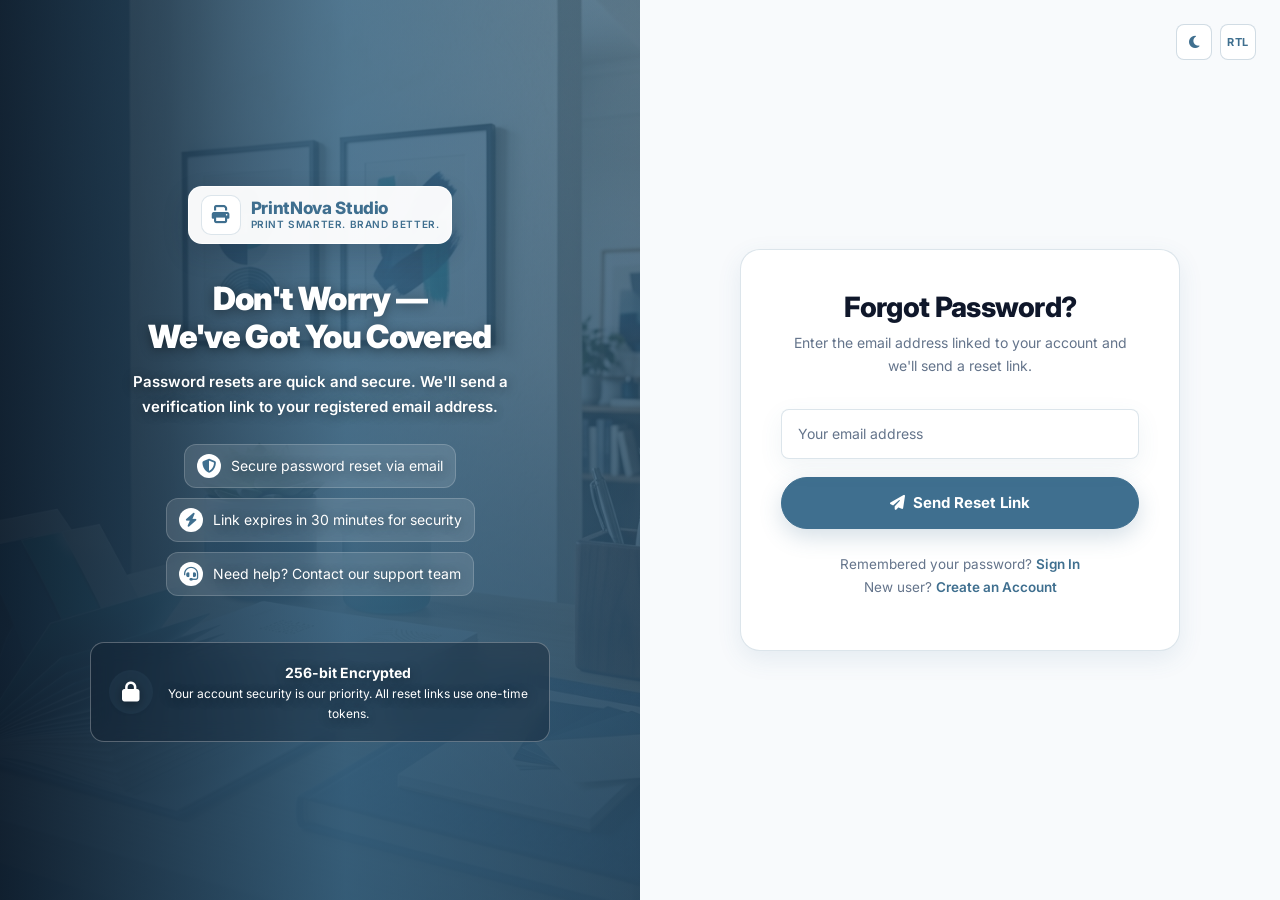
<file: forgot-password.html>
<!DOCTYPE html>
<html lang="en" data-theme="light" dir="ltr">
<head>
  <meta charset="UTF-8" /><meta name="viewport" content="width=device-width, initial-scale=1.0" />
  <title>Forgot Password – PrintNova Studio</title>
  <link rel="icon" type="image/svg+xml" href="images/favicon.svg" />
  <meta name="description" content="Reset your PrintNova Studio account password securely in a few easy steps." />
  <link rel="stylesheet" href="https://cdn.jsdelivr.net/npm/bootstrap@5.3.3/dist/css/bootstrap.min.css" />
  <link rel="stylesheet" href="https://cdnjs.cloudflare.com/ajax/libs/font-awesome/6.5.1/css/all.min.css" />
  <link href="https://fonts.googleapis.com/css2?family=Inter:wght@300;400;500;600;700;800;900&display=swap" rel="stylesheet" />
  <link rel="stylesheet" href="css/style.css?v=2.1" />
  <link rel="stylesheet" href="css/auth.css?v=2.1" />
</head>
<body>

<div class="auth-page">
  <!-- LEFT VISUAL PANEL -->
  <div class="auth-visual auth-visual-forgot">
    <div class="auth-visual-overlay"></div>
    <div class="auth-visual-content">
      <a href="index.html" class="auth-visual-brand">
        <div class="auth-visual-logo"><i class="fa-solid fa-print"></i></div>
        <div class="auth-visual-brand-text"><span>PrintNova Studio</span><small>Print Smarter. Brand Better.</small></div>
      </a>
      <div class="auth-visual-title">Don't Worry —<br>We've Got You Covered</div>
      <div class="auth-visual-sub">Password resets are quick and secure. We'll send a verification link to your registered email address.</div>
      <ul class="auth-visual-features">
        <li><i class="fa-solid fa-shield-halved"></i> Secure password reset via email</li>
        <li><i class="fa-solid fa-bolt"></i> Link expires in 30 minutes for security</li>
        <li><i class="fa-solid fa-headset"></i> Need help? Contact our support team</li>
      </ul>
      <!-- Security badge -->
      <div style="margin-top:36px;background:rgba(255,255,255,.1);border:1px solid rgba(255,255,255,.2);border-radius:14px;padding:18px;backdrop-filter:blur(10px);">
        <div style="display:flex;align-items:center;gap:12px;">
          <div style="width:44px;height:44px;border-radius:50%;background:rgba(63, 95, 115, .18);display:flex;align-items:center;justify-content:center;color:var(--pn-blue);font-size:20px;flex-shrink:0;"><i class="fa-solid fa-lock"></i></div>
          <div>
            <div style="font-size:14px;font-weight:700;color:#fff;">256-bit Encrypted</div>
            <div style="font-size:12px;color:rgba(255,255,255,.65);">Your account security is our priority. All reset links use one-time tokens.</div>
          </div>
        </div>
      </div>
    </div>
  </div>

  <!-- RIGHT FORM PANEL -->
  <div class="auth-form-panel">
    <div class="auth-controls">
      <button class="nav-icon-btn" data-theme-toggle data-theme-icon title="Toggle Theme"><i class="fa-solid fa-moon"></i></button>
      <button class="nav-icon-btn" data-dir-toggle data-dir-icon title="Toggle Direction"><i class="fa-solid fa-arrow-left-to-bracket"></i></button>
    </div>

    <div class="auth-card">
      <a href="index.html" class="auth-brand auth-form-brand">
        <div class="auth-logo"><i class="fa-solid fa-print"></i></div>
        <div class="nav-brand-text"><span class="brand-name">PrintNova Studio</span><span class="brand-tag">Print Smarter. Brand Better.</span></div>
      </a>

      <!-- Step 1: Enter Email -->
      <div id="step1">
        <h1 class="auth-form-title">Forgot Password?</h1>
        <p class="auth-form-sub">Enter the email address linked to your account and we'll send a reset link.</p>

        <form id="forgotForm" onsubmit="sendReset(event)" novalidate>
          <div class="auth-input-group">
            <span class="auth-input-icon"><i class="fa-solid fa-envelope"></i></span>
            <input type="email" class="auth-input" id="reset-email" placeholder="Your email address" required autocomplete="email" aria-label="Email address" />
          </div>
          <button type="submit" class="btn-auth mt-2" id="resetBtn">
            <i class="fa-solid fa-paper-plane"></i> Send Reset Link
          </button>
        </form>

        <p class="auth-footer-text mt-4">
          Remembered your password? <a href="login.html" class="auth-link">Sign In</a><br>
          New user? <a href="signup.html" class="auth-link">Create an Account</a>
        </p>
      </div>

      <!-- Step 2: Success state -->
      <div id="step2" style="display:none;">
        <div style="text-align:center;padding:20px 0;">
          <div style="width:80px;height:80px;border-radius:50%;background:var(--pn-blue-light);display:flex;align-items:center;justify-content:center;font-size:34px;color:var(--pn-blue);margin:0 auto 20px;border:2px solid rgba(63, 95, 115, .18);">
            <i class="fa-solid fa-envelope-circle-check"></i>
          </div>
          <h2 style="font-size:24px;font-weight:800;color:var(--text-primary);margin-bottom:10px;">Check Your Inbox!</h2>
          <p style="font-size:14px;color:var(--text-secondary);margin-bottom:6px;">We've sent a password reset link to:</p>
          <p style="font-size:15px;font-weight:700;color:var(--pn-blue);" id="confirmEmail"></p>
          <div style="margin:24px 0;background:var(--bg-surface-2);border-radius:12px;padding:16px 20px;text-align:left;">
            <div style="font-size:13px;font-weight:600;color:var(--text-primary);margin-bottom:8px;">What to do next:</div>
            <div class="d-flex flex-column gap-2">
              <div class="d-flex align-items-center gap-3"><div style="width:26px;height:26px;border-radius:50%;background:var(--pn-blue);color:#fff;font-size:12px;font-weight:700;display:flex;align-items:center;justify-content:center;flex-shrink:0;">1</div><span style="font-size:13px;color:var(--text-secondary);">Open your email inbox</span></div>
              <div class="d-flex align-items-center gap-3"><div style="width:26px;height:26px;border-radius:50%;background:var(--pn-blue);color:#fff;font-size:12px;font-weight:700;display:flex;align-items:center;justify-content:center;flex-shrink:0;">2</div><span style="font-size:13px;color:var(--text-secondary);">Click the "Reset Password" button in our email</span></div>
              <div class="d-flex align-items-center gap-3"><div style="width:26px;height:26px;border-radius:50%;background:var(--pn-blue);color:#fff;font-size:12px;font-weight:700;display:flex;align-items:center;justify-content:center;flex-shrink:0;">3</div><span style="font-size:13px;color:var(--text-secondary);">Create a new password (link expires in 30 min)</span></div>
            </div>
          </div>
          <p style="font-size:13px;color:var(--text-muted);margin-bottom:16px;">Didn't receive it? Check your spam folder or:</p>
          <button onclick="resendLink()" class="btn-pn btn-pn-outline w-100 justify-content-center" style="margin-bottom:12px;"><i class="fa-solid fa-rotate"></i> Resend Link</button>
          <a href="login.html" class="btn-pn btn-pn-primary w-100 justify-content-center">Back to Sign In</a>
        </div>
      </div>
    </div>
  </div>
</div>

<script src="https://cdn.jsdelivr.net/npm/bootstrap@5.3.3/dist/js/bootstrap.bundle.min.js"></script>
<script src="js/main.js"></script>
<script>
function sendReset(e) {
  e.preventDefault();
  const email = document.getElementById('reset-email').value;
  const btn = document.getElementById('resetBtn');
  btn.innerHTML = '<i class="fa-solid fa-spinner fa-spin"></i> Sending…';
  btn.disabled = true;
  setTimeout(() => {
    document.getElementById('step1').style.display = 'none';
    document.getElementById('step2').style.display = 'block';
    document.getElementById('confirmEmail').textContent = email;
    if (window.showToast) showToast('Reset link sent to ' + email, 'success');
  }, 1600);
}

function resendLink() {
  if (window.showToast) showToast('Reset link resent!', 'success');
  else alert('Reset link resent!');
}
</script>
</body>
</html>
</file>
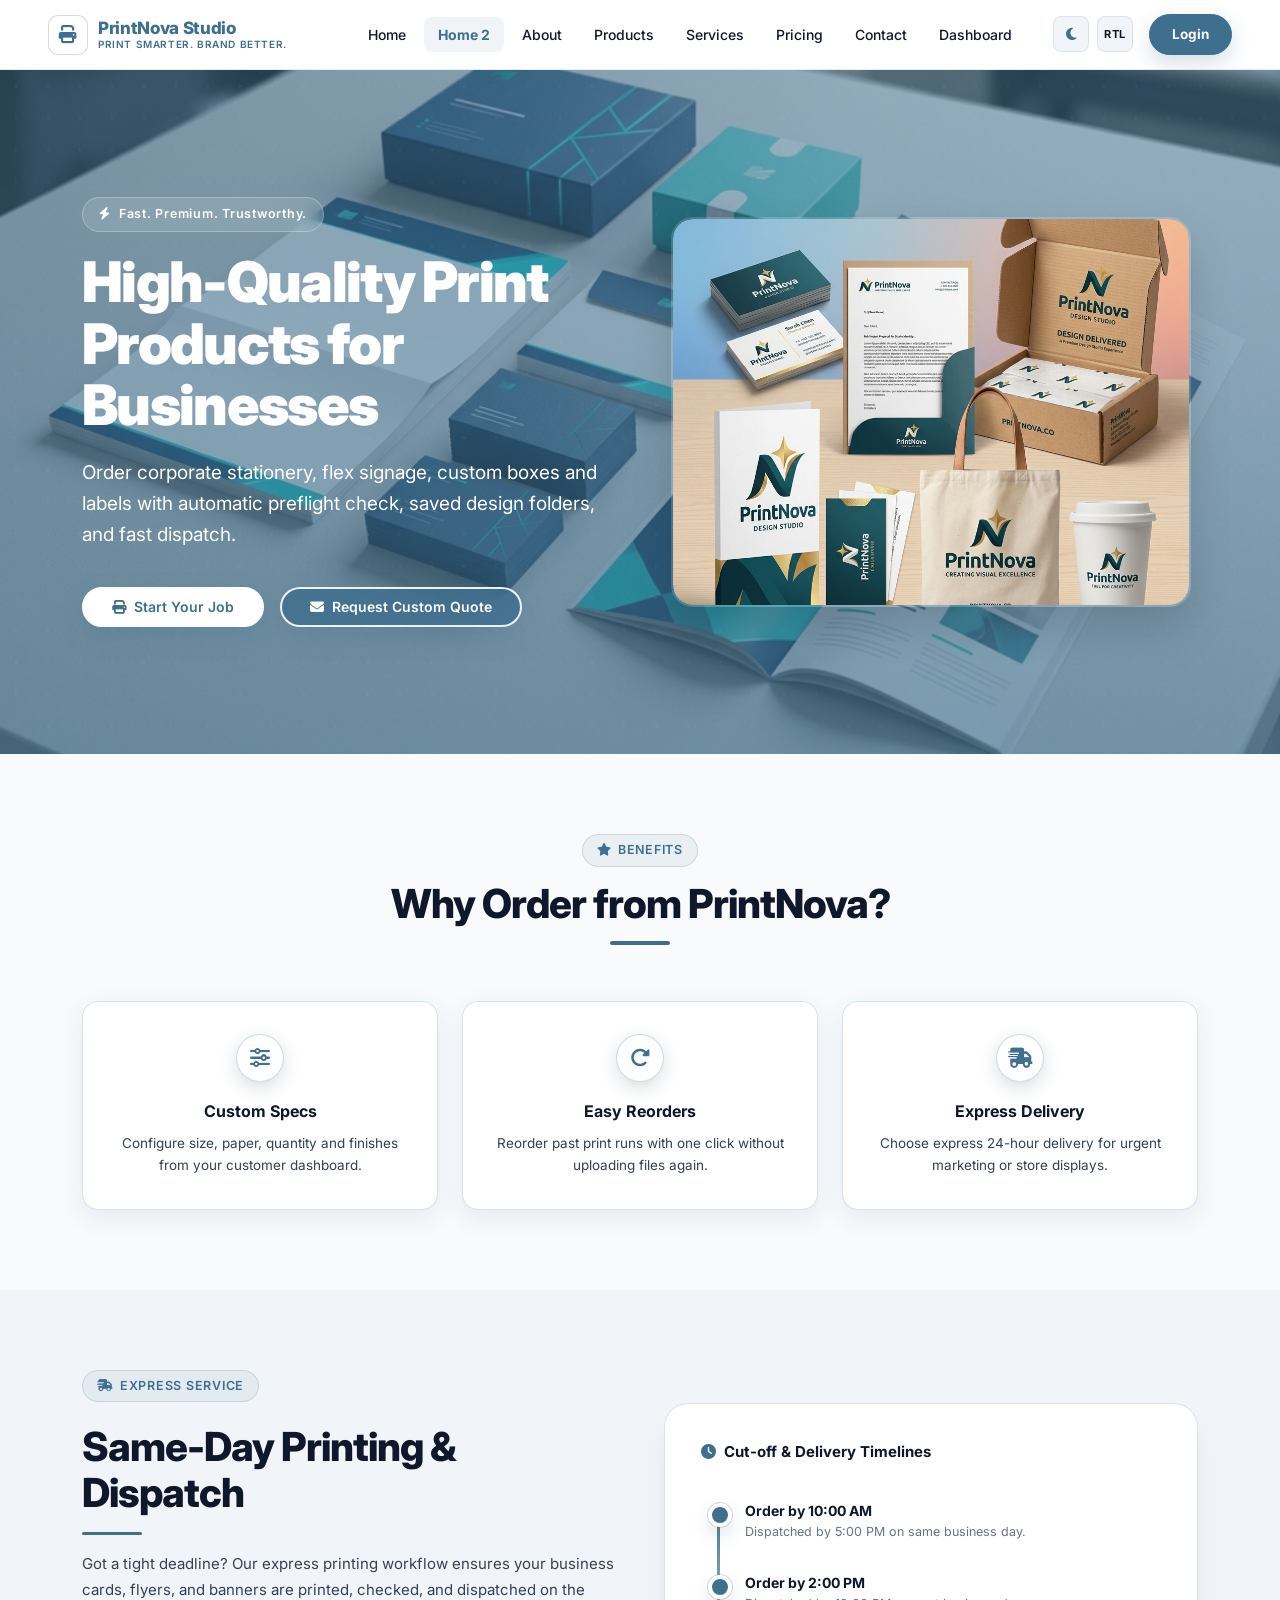
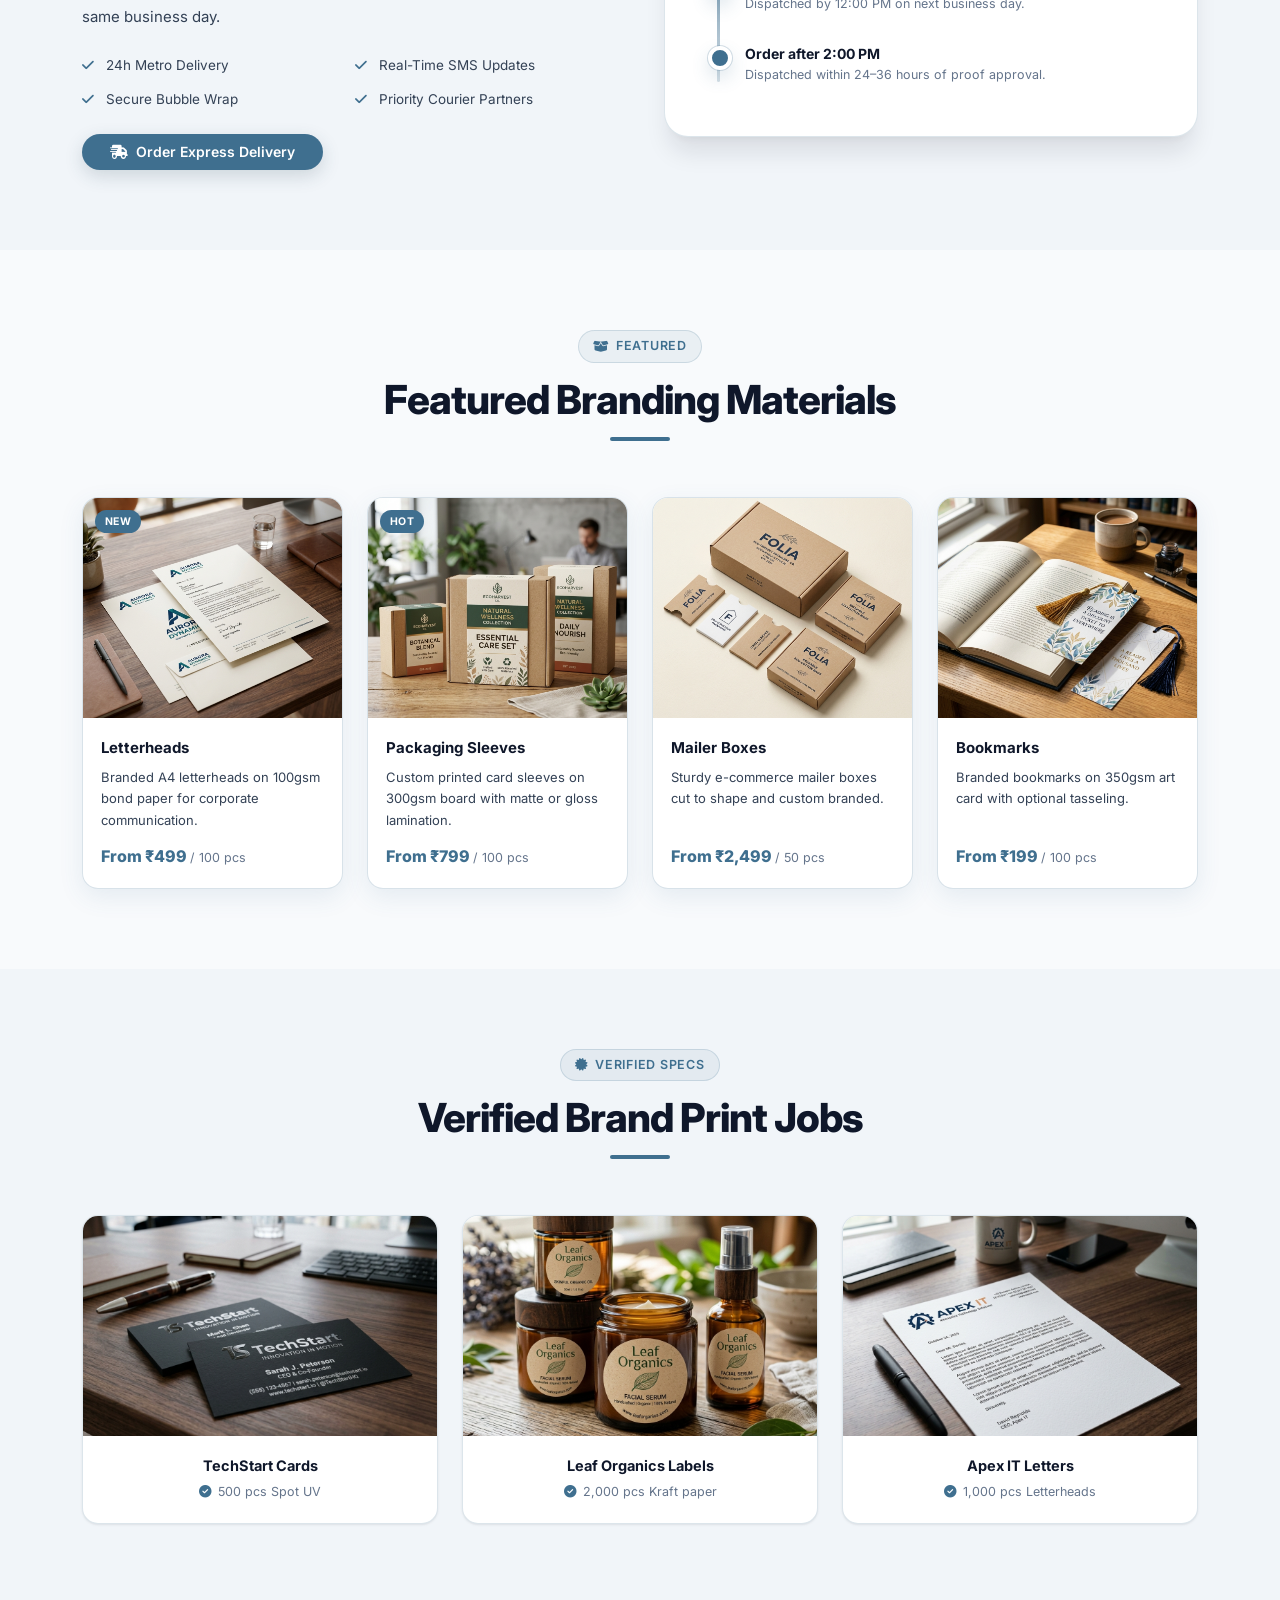
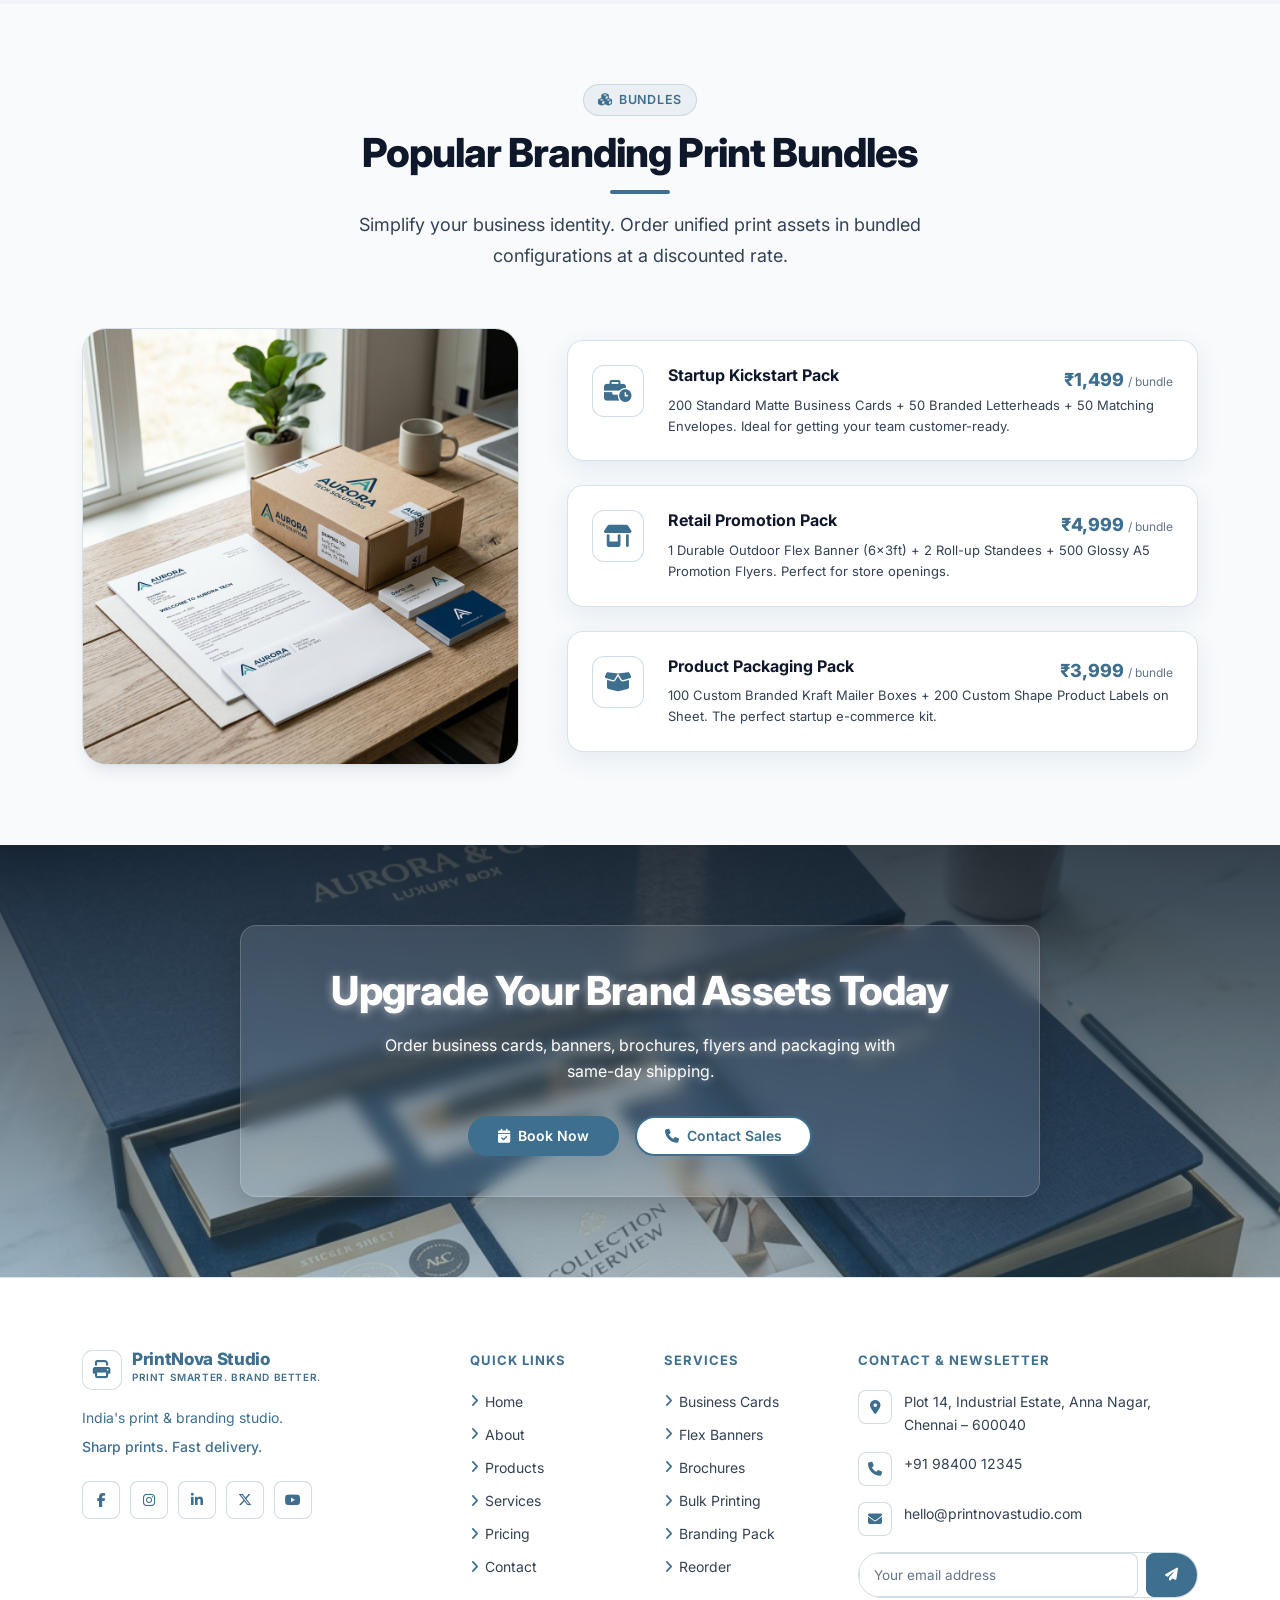
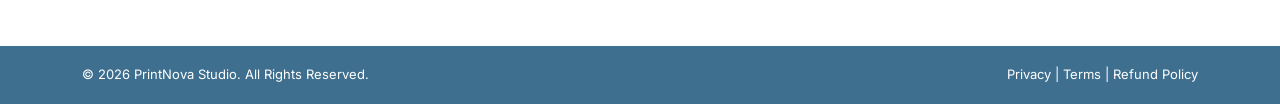
<file: home2.html>
<!DOCTYPE html>
<html lang="en" data-theme="light" dir="ltr">

<head>
  <meta charset="UTF-8" />
  <meta name="viewport" content="width=device-width, initial-scale=1.0" />
  <title>Home 2 – PrintNova Studio | Business Branding Solutions</title>
  <link rel="icon" type="image/svg+xml" href="images/favicon.svg" />
  <meta name="description"
    content="Explore PrintNova Studio's alternative homepage — same-day delivery, business branding, bulk printing and featured products." />
  <link rel="stylesheet" href="https://cdn.jsdelivr.net/npm/bootstrap@5.3.3/dist/css/bootstrap.min.css" />
  <link rel="stylesheet" href="https://cdnjs.cloudflare.com/ajax/libs/font-awesome/6.5.1/css/all.min.css" />
  <link rel="stylesheet" href="https://cdn.jsdelivr.net/npm/aos@2.3.4/dist/aos.css" />
  <link href="https://fonts.googleapis.com/css2?family=Inter:wght@300;400;500;600;700;800;900&display=swap"
    rel="stylesheet" />
  <link rel="stylesheet" href="css/style.css?v=2.1" />
</head>

<body>
  <!-- NAVBAR -->
  <nav class="pn-navbar navbar navbar-expand-lg" role="navigation" aria-label="Main Navigation">
    <div class="container-fluid px-4 px-md-5">
      <a class="navbar-brand" href="index.html">
        <div class="nav-logo-icon"><i class="fa-solid fa-print"></i></div>
        <div class="nav-brand-text"><span class="brand-name">PrintNova Studio</span><span class="brand-tag">Print
            Smarter. Brand Better.</span></div>
      </a>
      <button class="navbar-toggler border-0 ms-auto me-2" type="button" data-bs-toggle="offcanvas"
        data-bs-target="#mobileMenu"><i class="fa-solid fa-bars" style="font-size:18px;"></i></button>
      <div class="collapse navbar-collapse ms-4">
        <ul class="navbar-nav align-items-center gap-1">
          <li class="nav-item"><a class="nav-link" href="index.html">Home</a></li>
          <li class="nav-item"><a class="nav-link active" href="home2.html">Home 2</a></li>
          <li class="nav-item"><a class="nav-link" href="about.html">About</a></li>
          <li class="nav-item"><a class="nav-link" href="products.html">Products</a></li>
          <li class="nav-item"><a class="nav-link" href="services.html">Services</a></li>
          <li class="nav-item"><a class="nav-link" href="pricing.html">Pricing</a></li>
          <li class="nav-item"><a class="nav-link" href="contact.html">Contact</a></li>
          <li class="nav-item"><a class="nav-link" href="dashboard.html">Dashboard</a></li>
        </ul>
        <div class="d-flex align-items-center gap-2 ms-auto">
          <button class="nav-icon-btn" data-theme-toggle data-theme-icon title="Toggle Theme"><i
              class="fa-solid fa-moon"></i></button>
          <button class="nav-icon-btn" data-dir-toggle data-dir-icon title="Toggle Direction"><i
              class="fa-solid fa-arrow-left-to-bracket"></i></button>
          <a href="login.html" class="btn-nav-login ms-2">Login</a>
        </div>
      </div>
    </div>
  </nav>
  <div class="offcanvas offcanvas-end" tabindex="-1" id="mobileMenu">
    <div class="offcanvas-header"><a href="index.html" class="navbar-brand">
        <div class="nav-logo-icon" style="width:34px;height:34px;font-size:15px;"><i class="fa-solid fa-print"></i>
        </div>
        <div class="nav-brand-text"><span class="brand-name" style="font-size:15px;">PrintNova Studio</span></div>
      </a><button type="button" class="btn-close" data-bs-dismiss="offcanvas"></button></div>
    <div class="offcanvas-body d-flex flex-column p-0">
      <ul class="navbar-nav flex-column p-3">
        <li><a class="nav-link" href="index.html"><i class="fa-solid fa-house me-2"
              style="width:18px;color:var(--pn-blue);"></i>Home</a></li>
        <li><a class="nav-link active" href="home2.html"><i class="fa-solid fa-layer-group me-2"
              style="width:18px;color:var(--pn-blue);"></i>Home 2</a></li>
        <li><a class="nav-link" href="about.html"><i class="fa-solid fa-circle-info me-2"
              style="width:18px;color:var(--pn-blue);"></i>About</a></li>
        <li><a class="nav-link" href="products.html"><i class="fa-solid fa-box-open me-2"
              style="width:18px;color:var(--pn-blue);"></i>Products</a></li>
        <li><a class="nav-link" href="services.html"><i class="fa-solid fa-gears me-2"
              style="width:18px;color:var(--pn-blue);"></i>Services</a></li>
        <li><a class="nav-link" href="pricing.html"><i class="fa-solid fa-tag me-2"
              style="width:18px;color:var(--pn-blue);"></i>Pricing</a></li>
        <li><a class="nav-link" href="contact.html"><i class="fa-solid fa-envelope me-2"
              style="width:18px;color:var(--pn-blue);"></i>Contact</a></li>
        <li><a class="nav-link" href="dashboard.html"><i class="fa-solid fa-gauge-high me-2"
              style="width:18px;color:var(--pn-blue);"></i>Dashboard</a></li>
      </ul>
      <div class="px-3 pb-3 mt-2"><a href="login.html"
          class="btn-pn btn-pn-primary w-100 justify-content-center">Login</a></div>
      <div class="mobile-controls">
        <button class="nav-icon-btn flex-fill justify-content-center" data-theme-toggle data-theme-icon
          style="display:flex;align-items:center;gap:6px;"><i class="fa-solid fa-moon"></i><span
            style="font-size:12px;">Theme</span></button>
        <button class="nav-icon-btn flex-fill justify-content-center" data-dir-toggle data-dir-icon
          style="display:flex;align-items:center;gap:6px;"><i class="fa-solid fa-arrow-left-to-bracket"></i><span
            style="font-size:12px;">RTL</span></button>
      </div>
    </div>
  </div>

  <!-- HERO – Alternative layout -->
  <section class="pn-hero"
    style="background-image: linear-gradient(rgba(11,20,55,.65), rgba(11,20,55,.85)), url('images/banners/home2.png'), url('file:///C:/Users/NIVETHA/.gemini/antigravity-ide/brain/f8244bf8-b4bd-4e10-b100-9e92dfd1f49f/banner_home2_clean_1784107057236.png'); background-size: cover; background-position: center; background-repeat: no-repeat; min-height:88vh;"
    aria-label="Hero">
    <div
      style="position:absolute;inset:0;background-image:radial-gradient(rgba(255,255,255,.05) 1.5px,transparent 1.5px);background-size:32px 32px;z-index:1;">
    </div>
    <div class="container position-relative" style="z-index:2;padding-top:40px;padding-bottom:40px;">
      <div class="row align-items-center g-5">
        <div class="col-lg-6" data-aos="fade-right">
          <span class="hero-badge"><i class="fa-solid fa-bolt"></i> Fast. Premium. Trustworthy.</span>
          <h1 class="hero-title" style="font-size:clamp(30px,5vw,56px);line-height:1.1;">High-Quality Print Products for
            Businesses</h1>
          <p class="hero-sub">Order corporate stationery, flex signage, custom boxes and labels with automatic preflight
            check, saved design folders, and fast dispatch.</p>
          <div class="d-flex flex-wrap gap-3">
            <a href="dashboard.html" class="btn-pn btn-pn-white"><i class="fa-solid fa-print"></i> Start Your Job</a>
            <a href="contact.html" class="btn-pn"
              style="background:rgba(255,255,255,.15);color:#fff;border:1.5px solid rgba(255,255,255,.3);"><i
                class="fa-solid fa-envelope"></i> Request Custom Quote</a>
          </div>
        </div>
        <div class="col-lg-6" data-aos="zoom-in" data-aos-duration="1000">
          <div
            style="position:relative;border-radius:24px;overflow:hidden;box-shadow:0 20px 40px rgba(0,0,0,0.15);border:2px solid rgba(255,255,255,0.15);"
            class="float-anim">
            <img src="images/pages/hero_banner.png"
              onerror="this.onerror=null; this.src='file:///C:/Users/NIVETHA/.gemini/antigravity-ide/brain/43d818c6-9e5e-461c-b8e6-51fbe6b5acbc/hero_banner_1783603588695.png';"
              alt="Premium Branded Stationery and Prints"
              style="width:100%;height:auto;display:block;border-radius:22px;">
          </div>
        </div>
      </div>
    </div>
  </section>

  <!-- CORE FEATURES -->
  <section class="section-pad" aria-label="Core Features">
    <div class="container">
      <div class="section-header" data-aos="fade-up">
        <span class="section-badge"><i class="fa-solid fa-star"></i> Benefits</span>
        <h2 class="section-title">Why Order from PrintNova?</h2>
        <div class="divider-gradient"></div>
      </div>
      <div class="row g-4">
        <div class="col-md-4" data-aos="fade-up" data-aos-delay="0">
          <div class="step-card">
            <div class="step-number"><i class="fa-solid fa-sliders"></i></div>
            <div style="font-size:16px;font-weight:700;color:var(--text-primary);margin-bottom:8px;">Custom Specs</div>
            <div style="font-size:13.5px;color:var(--text-secondary);">Configure size, paper, quantity and finishes from
              your customer dashboard.</div>
          </div>
        </div>
        <div class="col-md-4" data-aos="fade-up" data-aos-delay="100">
          <div class="step-card">
            <div class="step-number"><i class="fa-solid fa-rotate-right"></i></div>
            <div style="font-size:16px;font-weight:700;color:var(--text-primary);margin-bottom:8px;">Easy Reorders</div>
            <div style="font-size:13.5px;color:var(--text-secondary);">Reorder past print runs with one click without
              uploading files again.</div>
          </div>
        </div>
        <div class="col-md-4" data-aos="fade-up" data-aos-delay="200">
          <div class="step-card">
            <div class="step-number"><i class="fa-solid fa-truck-fast"></i></div>
            <div style="font-size:16px;font-weight:700;color:var(--text-primary);margin-bottom:8px;">Express Delivery
            </div>
            <div style="font-size:13.5px;color:var(--text-secondary);">Choose express 24-hour delivery for urgent
              marketing or store displays.</div>
          </div>
        </div>
      </div>
    </div>
  </section>

  <!-- EXPRESS DELIVERY SHOWCASE -->
  <section class="section-pad bg-surface-2" id="express" aria-label="Express Delivery">
    <div class="container">
      <div class="row align-items-center g-5">
        <div class="col-lg-6" data-aos="fade-right">
          <span class="section-badge"><i class="fa-solid fa-truck-fast"></i> Express Service</span>
          <h2 class="section-title mt-2">Same-Day Printing &amp; Dispatch</h2>
          <div class="section-line" style="margin:16px 0;"></div>
          <p style="font-size:15px;color:var(--text-secondary);line-height:1.75;margin-bottom:24px;">Got a tight
            deadline? Our express printing workflow ensures your business cards, flyers, and banners are printed,
            checked, and dispatched on the same business day.</p>
          <ul style="list-style:none;padding:0;margin:0 0 24px;display:grid;grid-template-columns:1fr 1fr;gap:12px;">
            <li style="font-size:13.5px;color:var(--text-secondary);"><i class="fa-solid fa-check"
                style="color:var(--pn-blue);margin-right:8px;"></i> 24h Metro Delivery</li>
            <li style="font-size:13.5px;color:var(--text-secondary);"><i class="fa-solid fa-check"
                style="color:var(--pn-blue);margin-right:8px;"></i> Real-Time SMS Updates</li>
            <li style="font-size:13.5px;color:var(--text-secondary);"><i class="fa-solid fa-check"
                style="color:var(--pn-blue);margin-right:8px;"></i> Secure Bubble Wrap</li>
            <li style="font-size:13.5px;color:var(--text-secondary);"><i class="fa-solid fa-check"
                style="color:var(--pn-blue);margin-right:8px;"></i> Priority Courier Partners</li>
          </ul>
          <a href="dashboard.html" class="btn-pn btn-pn-primary"><i class="fa-solid fa-truck-fast"></i> Order Express
            Delivery</a>
        </div>
        <div class="col-lg-6" data-aos="fade-left">
          <div
            style="background:var(--bg-surface);border-radius:var(--radius-xl);padding:36px;box-shadow:var(--shadow-xl);border:1px solid var(--border-color);">
            <div style="font-size:15px;font-weight:700;color:var(--text-primary);margin-bottom:20px;"><i
                class="fa-solid fa-clock" style="color:var(--pn-blue);margin-right:8px;"></i>Cut-off &amp; Delivery
              Timelines</div>
            <div class="home2-delivery-timeline d-flex flex-column gap-3">
              <div class="home2-delivery-step d-flex align-items-center gap-3">
                <div style="width:10px;height:100%;background:var(--pn-blue);border-radius:2px;align-self:stretch;">
                </div>
                <div>
                  <div style="font-size:14px;font-weight:700;color:var(--text-primary);">Order by 10:00 AM</div>
                  <div style="font-size:12.5px;color:var(--text-muted);">Dispatched by 5:00 PM on same business day.
                  </div>
                </div>
              </div>
              <div class="home2-delivery-step d-flex align-items-center gap-3">
                <div style="width:10px;height:100%;background:var(--pn-blue);border-radius:2px;align-self:stretch;">
                </div>
                <div>
                  <div style="font-size:14px;font-weight:700;color:var(--text-primary);">Order by 2:00 PM</div>
                  <div style="font-size:12.5px;color:var(--text-muted);">Dispatched by 12:00 PM on next business day.
                  </div>
                </div>
              </div>
              <div class="home2-delivery-step d-flex align-items-center gap-3">
                <div style="width:10px;height:100%;background:var(--pn-blue);border-radius:2px;align-self:stretch;">
                </div>
                <div>
                  <div style="font-size:14px;font-weight:700;color:var(--text-primary);">Order after 2:00 PM</div>
                  <div style="font-size:12.5px;color:var(--text-muted);">Dispatched within 24–36 hours of proof
                    approval.</div>
                </div>
              </div>
            </div>
          </div>
        </div>
      </div>
    </div>
  </section>

  <!-- FEATURED PRODUCTS -->
  <section class="section-pad" aria-label="Featured Products">
    <div class="container">
      <div class="section-header" data-aos="fade-up">
        <span class="section-badge"><i class="fa-solid fa-box-open"></i> Featured</span>
        <h2 class="section-title">Featured Branding Materials</h2>
        <div class="divider-gradient"></div>
      </div>
      <div class="row g-4">
        <div class="col-sm-6 col-lg-3" data-aos="fade-up" data-aos-delay="0">
          <div class="product-card">
            <div class="product-img-wrap"><img src="images/product_letterheads.png"
                onerror="this.onerror=null; this.src='file:///C:/Users/NIVETHA/.gemini/antigravity-ide/brain/fd2e64b2-8f8b-458f-8177-729e7dcb8f58/product_letterheads_1783869970915.png';"
                alt="Letterheads">
              <div class="product-overlay"><a href="products.html" class="btn-pn btn-pn-white"
                  style="font-size:12px;padding:7px 16px;">Order Now</a></div><span class="product-tag">New</span>
            </div>
            <div class="product-info">
              <div class="product-name">Letterheads</div>
              <div class="product-desc">Branded A4 letterheads on 100gsm bond paper for corporate communication.</div>
              <div class="product-price">From ₹499 <span>/ 100 pcs</span></div>
            </div>
          </div>
        </div>
        <div class="col-sm-6 col-lg-3" data-aos="fade-up" data-aos-delay="100">
          <div class="product-card">
            <div class="product-img-wrap"><img src="images/product_sleeves.png"
                onerror="this.onerror=null; this.src='file:///C:/Users/NIVETHA/.gemini/antigravity-ide/brain/fd2e64b2-8f8b-458f-8177-729e7dcb8f58/product_sleeves_1783870001561.png';"
                alt="Packaging Sleeves">
              <div class="product-overlay"><a href="products.html" class="btn-pn btn-pn-white"
                  style="font-size:12px;padding:7px 16px;">Order Now</a></div><span class="product-tag">Hot</span>
            </div>
            <div class="product-info">
              <div class="product-name">Packaging Sleeves</div>
              <div class="product-desc">Custom printed card sleeves on 300gsm board with matte or gloss lamination.
              </div>
              <div class="product-price">From ₹799 <span>/ 100 pcs</span></div>
            </div>
          </div>
        </div>
        <div class="col-sm-6 col-lg-3" data-aos="fade-up" data-aos-delay="200">
          <div class="product-card">
            <div class="product-img-wrap"><img src="images/product_packaging.png"
                onerror="this.onerror=null; this.src='file:///C:/Users/NIVETHA/.gemini/antigravity-ide/brain/43d818c6-9e5e-461c-b8e6-51fbe6b5acbc/product_packaging_1783603678098.png';"
                alt="Mailer Boxes">
              <div class="product-overlay"><a href="products.html" class="btn-pn btn-pn-white"
                  style="font-size:12px;padding:7px 16px;">Order Now</a></div>
            </div>
            <div class="product-info">
              <div class="product-name">Mailer Boxes</div>
              <div class="product-desc">Sturdy e-commerce mailer boxes cut to shape and custom branded.</div>
              <div class="product-price">From ₹2,499 <span>/ 50 pcs</span></div>
            </div>
          </div>
        </div>
        <div class="col-sm-6 col-lg-3" data-aos="fade-up" data-aos-delay="300">
          <div class="product-card">
            <div class="product-img-wrap"><img src="images/product_bookmarks.png"
                onerror="this.onerror=null; this.src='file:///C:/Users/NIVETHA/.gemini/antigravity-ide/brain/167ad293-24df-43c0-b73a-2d8ac3d44220/product_bookmarks_1783963865951.png';"
                alt="Bookmarks">
              <div class="product-overlay"><a href="products.html" class="btn-pn btn-pn-white"
                  style="font-size:12px;padding:7px 16px;">Order Now</a></div>
            </div>
            <div class="product-info">
              <div class="product-name">Bookmarks</div>
              <div class="product-desc">Branded bookmarks on 350gsm art card with optional tasseling.</div>
              <div class="product-price">From ₹199 <span>/ 100 pcs</span></div>
            </div>
          </div>
        </div>
      </div>
    </div>
  </section>

  <!-- RECENT WORKTIMELINE -->
  <section class="section-pad bg-surface-2" aria-label="Recent work timeline">
    <div class="container text-center">
      <div class="section-header" data-aos="fade-up">
        <span class="section-badge"><i class="fa-solid fa-certificate"></i> Verified Specs</span>
        <h2 class="section-title">Verified Brand Print Jobs</h2>
        <div class="divider-gradient"></div>
      </div>
      <div class="row g-4 justify-content-center verified-jobs-grid">
        <div class="col-12 col-sm-6 col-lg-4" data-aos="zoom-in" data-aos-delay="0">
          <div class="verified-job-card"
            style="background:var(--bg-surface); border:1px solid var(--border-color); border-radius:var(--radius-lg); overflow:hidden; box-shadow:var(--shadow-sm); height:100%; display:flex; flex-direction:column; transition:var(--transition);">
            <div style="height: 180px; overflow: hidden; position: relative;">
              <img src="images/job_techstart.png"
                onerror="this.onerror=null; this.src='file:///C:/Users/NIVETHA/.gemini/antigravity-ide/brain/c7037c25-03a7-4db5-84be-1b852d559f81/job_techstart_1783936418237.png';"
                alt="TechStart Cards" style="width:100%; height:100%; object-fit:cover; display:block;">
            </div>
            <div
              style="padding:20px; text-align:center; flex:1; display:flex; flex-direction:column; justify-content:center;">
              <div style="font-size:14.5px; font-weight:700; color:var(--text-primary); margin-bottom:4px;">TechStart
                Cards</div>
              <div
                style="font-size:12.5px; color:var(--text-muted); display:flex; align-items:center; justify-content:center; gap:6px;">
                <i class="fa-solid fa-circle-check" style="color:var(--pn-blue);"></i> 500 pcs Spot UV</div>
            </div>
          </div>
        </div>
        <div class="col-12 col-sm-6 col-lg-4" data-aos="zoom-in" data-aos-delay="100">
          <div class="verified-job-card"
            style="background:var(--bg-surface); border:1px solid var(--border-color); border-radius:var(--radius-lg); overflow:hidden; box-shadow:var(--shadow-sm); height:100%; display:flex; flex-direction:column; transition:var(--transition);">
            <div style="height: 180px; overflow: hidden; position: relative;">
              <img src="images/job_leaf_organics.png"
                onerror="this.onerror=null; this.src='file:///C:/Users/NIVETHA/.gemini/antigravity-ide/brain/c7037c25-03a7-4db5-84be-1b852d559f81/job_leaf_organics_1783936440305.png';"
                alt="Leaf Organics Labels" style="width:100%; height:100%; object-fit:cover; display:block;">
            </div>
            <div
              style="padding:20px; text-align:center; flex:1; display:flex; flex-direction:column; justify-content:center;">
              <div style="font-size:14.5px; font-weight:700; color:var(--text-primary); margin-bottom:4px;">Leaf
                Organics Labels</div>
              <div
                style="font-size:12.5px; color:var(--text-muted); display:flex; align-items:center; justify-content:center; gap:6px;">
                <i class="fa-solid fa-circle-check" style="color:var(--pn-blue);"></i> 2,000 pcs Kraft paper</div>
            </div>
          </div>
        </div>
        <div class="col-12 col-sm-6 col-lg-4" data-aos="zoom-in" data-aos-delay="200">
          <div class="verified-job-card"
            style="background:var(--bg-surface); border:1px solid var(--border-color); border-radius:var(--radius-lg); overflow:hidden; box-shadow:var(--shadow-sm); height:100%; display:flex; flex-direction:column; transition:var(--transition);">
            <div style="height: 180px; overflow: hidden; position: relative;">
              <img src="images/job_apex_it.png"
                onerror="this.onerror=null; this.src='file:///C:/Users/NIVETHA/.gemini/antigravity-ide/brain/c7037c25-03a7-4db5-84be-1b852d559f81/job_apex_it_1783936458243.png';"
                alt="Apex IT Letters" style="width:100%; height:100%; object-fit:cover; display:block;">
            </div>
            <div
              style="padding:20px; text-align:center; flex:1; display:flex; flex-direction:column; justify-content:center;">
              <div style="font-size:14.5px; font-weight:700; color:var(--text-primary); margin-bottom:4px;">Apex IT
                Letters</div>
              <div
                style="font-size:12.5px; color:var(--text-muted); display:flex; align-items:center; justify-content:center; gap:6px;">
                <i class="fa-solid fa-circle-check" style="color:var(--pn-blue);"></i> 1,000 pcs Letterheads</div>
            </div>
          </div>
        </div>
      </div>
    </div>
  </section>

  <!-- BRANDING BUNDLES -->
  <section class="section-pad bg-surface" aria-label="Branding Bundles">
    <div class="container">
      <div class="section-header" data-aos="fade-up">
        <span class="section-badge"><i class="fa-solid fa-cubes"></i> Bundles</span>
        <h2 class="section-title">Popular Branding Print Bundles</h2>
        <div class="divider-gradient"></div>
        <p class="section-subtitle mt-3">Simplify your business identity. Order unified print assets in bundled
          configurations at a discounted rate.</p>
      </div>
      <div class="row g-5 align-items-center">
        <div class="col-lg-5" data-aos="fade-right">
          <div style="border-radius:var(--radius-xl); overflow:hidden; box-shadow:var(--shadow-lg); border:1px solid var(--border-color); height:100%;">
            <img src="images/branding_bundles.png" onerror="this.onerror=null; this.src='file:///C:/Users/NIVETHA/.gemini/antigravity-ide/brain/c7037c25-03a7-4db5-84be-1b852d559f81/branding_bundles_1783937366184.png';" alt="Popular Branding Print Bundles" style="width:100%; height:100%; min-height:420px; object-fit:cover; display:block;">
          </div>
        </div>
        <div class="col-lg-7" data-aos="fade-left">
          <div class="d-flex flex-column gap-4">
            <div class="pn-card" style="border-radius: var(--radius-lg); overflow: hidden; background: var(--bg-surface); border: 1px solid var(--border-color); box-shadow: var(--shadow-sm); padding: 24px;">
              <div class="d-flex align-items-start gap-4">
                <div class="pn-card-icon icon-blue" style="margin-bottom: 0; width:52px; height:52px; border-radius:12px; display:flex; align-items:center; justify-content:center; font-size:22px; flex-shrink:0;"><i class="fa-solid fa-business-time"></i></div>
                <div style="flex:1;">
                  <div class="d-flex justify-content-between align-items-start flex-wrap gap-2">
                    <h3 class="pn-card-title" style="font-size:16px; font-weight:700; margin-bottom:4px; color:var(--text-primary);">Startup Kickstart Pack</h3>
                    <div style="font-size: 18px; font-weight: 800; color: var(--pn-blue);">₹1,499 <span style="font-size:12px; font-weight:400; color:var(--text-muted);">/ bundle</span></div>
                  </div>
                  <p class="pn-card-text" style="font-size:13px; color:var(--text-secondary); margin-bottom:0; line-height:1.6;">200 Standard Matte Business Cards + 50 Branded Letterheads + 50 Matching Envelopes. Ideal for getting your team customer-ready.</p>
                </div>
              </div>
            </div>
            <div class="pn-card" style="border-radius: var(--radius-lg); overflow: hidden; background: var(--bg-surface); border: 1px solid var(--border-color); box-shadow: var(--shadow-sm); padding: 24px;">
              <div class="d-flex align-items-start gap-4">
                <div class="pn-card-icon icon-blue" style="margin-bottom: 0; width:52px; height:52px; border-radius:12px; display:flex; align-items:center; justify-content:center; font-size:22px; flex-shrink:0;"><i class="fa-solid fa-shop"></i></div>
                <div style="flex:1;">
                  <div class="d-flex justify-content-between align-items-start flex-wrap gap-2">
                    <h3 class="pn-card-title" style="font-size:16px; font-weight:700; margin-bottom:4px; color:var(--text-primary);">Retail Promotion Pack</h3>
                    <div style="font-size: 18px; font-weight: 800; color: var(--pn-blue);">₹4,999 <span style="font-size:12px; font-weight:400; color:var(--text-muted);">/ bundle</span></div>
                  </div>
                  <p class="pn-card-text" style="font-size:13px; color:var(--text-secondary); margin-bottom:0; line-height:1.6;">1 Durable Outdoor Flex Banner (6x3ft) + 2 Roll-up Standees + 500 Glossy A5 Promotion Flyers. Perfect for store openings.</p>
                </div>
              </div>
            </div>
            <div class="pn-card" style="border-radius: var(--radius-lg); overflow: hidden; background: var(--bg-surface); border: 1px solid var(--border-color); box-shadow: var(--shadow-sm); padding: 24px;">
              <div class="d-flex align-items-start gap-4">
                <div class="pn-card-icon icon-blue" style="margin-bottom: 0; width:52px; height:52px; border-radius:12px; display:flex; align-items:center; justify-content:center; font-size:22px; flex-shrink:0;"><i class="fa-solid fa-box-open"></i></div>
                <div style="flex:1;">
                  <div class="d-flex justify-content-between align-items-start flex-wrap gap-2">
                    <h3 class="pn-card-title" style="font-size:16px; font-weight:700; margin-bottom:4px; color:var(--text-primary);">Product Packaging Pack</h3>
                    <div style="font-size: 18px; font-weight: 800; color: var(--pn-blue);">₹3,999 <span style="font-size:12px; font-weight:400; color:var(--text-muted);">/ bundle</span></div>
                  </div>
                  <p class="pn-card-text" style="font-size:13px; color:var(--text-secondary); margin-bottom:0; line-height:1.6;">100 Custom Branded Kraft Mailer Boxes + 200 Custom Shape Product Labels on Sheet. The perfect startup e-commerce kit.</p>
                </div>
              </div>
            </div>
          </div>
        </div>
      </div>
    </div>
  </section>

  <!-- CTA -->
  <section class="cta-section cta-has-bg"
    style="background-image: linear-gradient(var(--cta-overlay-1), var(--cta-overlay-2)), url('images/cta/home2.png'), url('file:///C:/Users/NIVETHA/.gemini/antigravity-ide/brain/43d818c6-9e5e-461c-b8e6-51fbe6b5acbc/cta_home2_1783618996583.png'); background-size: cover; background-position: center; background-repeat: no-repeat;"
    aria-label="CTA">
    <div class="container position-relative text-center" style="z-index:2;">
      <h2 class="cta-title">Upgrade Your Brand Assets Today</h2>
      <p class="cta-sub">Order business cards, banners, brochures, flyers and packaging with same-day shipping.</p>
      <div class="d-flex flex-wrap gap-3 justify-content-center">
        <a href="pricing.html" class="btn-pn btn-pn-white"><i class="fa-solid fa-calendar-check"></i> Book Now</a>
        <a href="contact.html" class="btn-pn"
          style="background:rgba(255,255,255,.12);color:#fff;border:1.5px solid rgba(255,255,255,.35);"><i
            class="fa-solid fa-phone"></i> Contact Sales</a>
      </div>
    </div>
  </section>

  <!-- FOOTER -->
  <footer class="pn-footer" role="contentinfo">
    <div class="container">
      <div class="row g-5">
        <div class="col-lg-4 col-md-6" data-aos="fade-up"><a href="index.html" class="footer-brand">
            <div class="nav-logo-icon" style="width:38px;height:38px;font-size:17px;"><i class="fa-solid fa-print"></i>
            </div>
            <div class="nav-brand-text"><span class="brand-name" style="color:#fff;font-size:16px;">PrintNova
                Studio</span></div>
          </a>
          <p class="footer-desc">India's print &amp; branding studio.</p>
          <div class="footer-social"><a href="#" class="social-btn" aria-label="Facebook"><i
                class="fa-brands fa-facebook-f"></i></a><a href="#" class="social-btn" aria-label="Instagram"><i
                class="fa-brands fa-instagram"></i></a><a href="#" class="social-btn" aria-label="LinkedIn"><i
                class="fa-brands fa-linkedin-in"></i></a><a href="#" class="social-btn" aria-label="Twitter"><i
                class="fa-brands fa-x-twitter"></i></a><a href="#" class="social-btn" aria-label="YouTube"><i
                class="fa-brands fa-youtube"></i></a></div>
        </div>
        <div class="col-lg-2 col-md-3 col-6" data-aos="fade-up" data-aos-delay="100">
          <div class="footer-heading">Quick Links</div>
          <ul class="footer-links">
            <li><a href="index.html"><i class="fa-solid fa-angle-right"></i> Home</a></li>
            <li><a href="about.html"><i class="fa-solid fa-angle-right"></i> About</a></li>
            <li><a href="products.html"><i class="fa-solid fa-angle-right"></i> Products</a></li>
            <li><a href="services.html"><i class="fa-solid fa-angle-right"></i> Services</a></li>
            <li><a href="pricing.html"><i class="fa-solid fa-angle-right"></i> Pricing</a></li>
            <li><a href="contact.html"><i class="fa-solid fa-angle-right"></i> Contact</a></li>
          </ul>
        </div>
        <div class="col-lg-2 col-md-3 col-6" data-aos="fade-up" data-aos-delay="150">
          <div class="footer-heading">Services</div>
          <ul class="footer-links">
            <li><a href="services.html"><i class="fa-solid fa-angle-right"></i> Business Cards</a></li>
            <li><a href="services.html"><i class="fa-solid fa-angle-right"></i> Flex Banners</a></li>
            <li><a href="services.html"><i class="fa-solid fa-angle-right"></i> Brochures</a></li>
            <li><a href="services.html"><i class="fa-solid fa-angle-right"></i> Bulk Printing</a></li>
            <li><a href="services.html"><i class="fa-solid fa-angle-right"></i> Branding Pack</a></li>
            <li><a href="services.html"><i class="fa-solid fa-angle-right"></i> Reorder</a></li>
          </ul>
        </div>
        <div class="col-lg-4 col-md-6" data-aos="fade-up" data-aos-delay="200">
          <div class="footer-heading">Contact &amp; Newsletter</div>
          <div class="footer-contact-item">
            <div class="footer-contact-icon"><i class="fa-solid fa-location-dot"></i></div>
            <div>Plot 14, Industrial Estate, Anna Nagar, Chennai – 600040</div>
          </div>
          <div class="footer-contact-item">
            <div class="footer-contact-icon"><i class="fa-solid fa-phone"></i></div>
            <div>+91 98400 12345</div>
          </div>
          <div class="footer-contact-item">
            <div class="footer-contact-icon"><i class="fa-solid fa-envelope"></i></div>
            <div>hello@printnovastudio.com</div>
          </div>
          <form class="newsletter-form" onsubmit="event.preventDefault();showToast('Subscribed!','success');"><input
              type="email" class="newsletter-input" placeholder="Your email address" required
              aria-label="Newsletter email" /><button type="submit" class="btn-newsletter"><i
                class="fa-solid fa-paper-plane"></i></button></form>
        </div>
      </div>
    </div>
    <div class="footer-bottom">
      <div class="container">
        <div class="row align-items-center">
          <div class="col-md-6 text-center text-md-start">&copy; 2026 PrintNova Studio. All Rights Reserved.</div>
          <div class="col-md-6 text-center text-md-end mt-2 mt-md-0"><a href="#">Privacy</a> | <a href="#">Terms</a> |
            <a href="#">Refund Policy</a></div>
        </div>
      </div>
    </div>
  </footer>
  <button id="back-to-top" aria-label="Back to top"><i class="fa-solid fa-arrow-up"></i></button>
  <script src="https://cdn.jsdelivr.net/npm/bootstrap@5.3.3/dist/js/bootstrap.bundle.min.js"></script>
  <script src="https://cdn.jsdelivr.net/npm/aos@2.3.4/dist/aos.js"></script>
  <script src="js/main.js"></script>
</body>

</html>
</file>
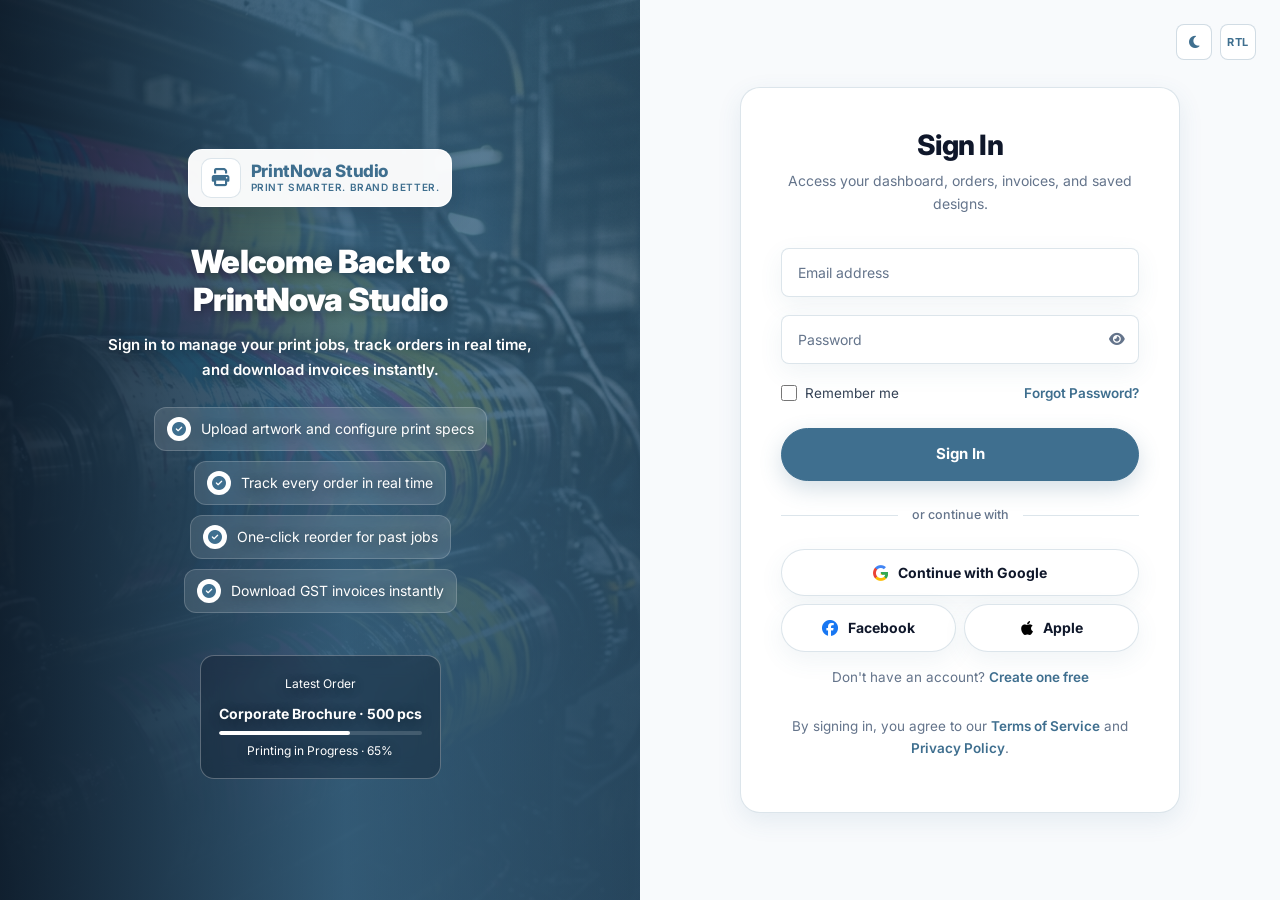
<file: login.html>
<!DOCTYPE html>
<html lang="en" data-theme="light" dir="ltr">
<head>
  <meta charset="UTF-8" /><meta name="viewport" content="width=device-width, initial-scale=1.0" />
  <title>Login – PrintNova Studio</title>
  <link rel="icon" type="image/svg+xml" href="images/favicon.svg" />
  <meta name="description" content="Sign in to your PrintNova Studio account to manage print jobs, track orders, and download invoices." />
  <link rel="stylesheet" href="https://cdn.jsdelivr.net/npm/bootstrap@5.3.3/dist/css/bootstrap.min.css" />
  <link rel="stylesheet" href="https://cdnjs.cloudflare.com/ajax/libs/font-awesome/6.5.1/css/all.min.css" />
  <link href="https://fonts.googleapis.com/css2?family=Inter:wght@300;400;500;600;700;800;900&display=swap" rel="stylesheet" />
  <link rel="stylesheet" href="css/style.css?v=2.1" />
  <link rel="stylesheet" href="css/auth.css?v=2.1" />
</head>
<body>

<div class="auth-page">
  <!-- LEFT VISUAL PANEL -->
  <div class="auth-visual auth-visual-login">
    <div class="auth-visual-overlay"></div>
    <div class="auth-visual-content">
      <a href="index.html" class="auth-visual-brand">
        <div class="auth-visual-logo"><i class="fa-solid fa-print"></i></div>
        <div class="auth-visual-brand-text"><span>PrintNova Studio</span><small>Print Smarter. Brand Better.</small></div>
      </a>
      <div class="auth-visual-title">Welcome Back to<br>PrintNova Studio</div>
      <div class="auth-visual-sub">Sign in to manage your print jobs, track orders in real time, and download invoices instantly.</div>
      <ul class="auth-visual-features">
        <li><i class="fa-solid fa-check-circle"></i> Upload artwork and configure print specs</li>
        <li><i class="fa-solid fa-check-circle"></i> Track every order in real time</li>
        <li><i class="fa-solid fa-check-circle"></i> One-click reorder for past jobs</li>
        <li><i class="fa-solid fa-check-circle"></i> Download GST invoices instantly</li>
      </ul>
      <!-- Decorative order card -->
      <div style="margin-top:32px;background:rgba(255,255,255,.1);border:1px solid rgba(255,255,255,.2);border-radius:14px;padding:18px;backdrop-filter:blur(10px);">
        <div style="font-size:12px;color:rgba(255,255,255,.6);margin-bottom:8px;">Latest Order</div>
        <div style="font-size:14px;font-weight:700;color:#fff;margin-bottom:6px;">Corporate Brochure · 500 pcs</div>
        <div style="height:4px;background:rgba(255,255,255,.15);border-radius:2px;overflow:hidden;"><div style="height:100%;width:65%;background:#FFFFFF;border-radius:2px;"></div></div>
        <div style="font-size:12px;color:rgba(255,255,255,.6);margin-top:6px;">Printing in Progress · 65%</div>
      </div>
    </div>
  </div>

  <!-- RIGHT FORM PANEL -->
  <div class="auth-form-panel">
    <!-- Theme + RTL controls -->
    <div class="auth-controls">
      <button class="nav-icon-btn" data-theme-toggle data-theme-icon title="Toggle Theme"><i class="fa-solid fa-moon"></i></button>
      <button class="nav-icon-btn" data-dir-toggle data-dir-icon title="Toggle Direction"><i class="fa-solid fa-arrow-left-to-bracket"></i></button>
    </div>

    <div class="auth-card">
      <!-- Brand -->
      <a href="index.html" class="auth-brand auth-form-brand" aria-label="PrintNova Studio">
        <div class="auth-logo"><i class="fa-solid fa-print"></i></div>
        <div class="nav-brand-text"><span class="brand-name">PrintNova Studio</span><span class="brand-tag">Print Smarter. Brand Better.</span></div>
      </a>

      <h1 class="auth-form-title">Sign In</h1>
      <p class="auth-form-sub">Access your dashboard, orders, invoices, and saved designs.</p>

      <!-- Login Form -->
      <form id="loginForm" onsubmit="handleLogin(event)" novalidate>
        <div class="auth-input-group">
          <input type="email" class="auth-input" id="login-email" placeholder="Email address" required autocomplete="email" aria-label="Email address" />
        </div>
        <div class="auth-input-group">
          <input type="password" class="auth-input" id="login-password" placeholder="Password" required autocomplete="current-password" aria-label="Password" />
          <button type="button" class="auth-eye-btn" onclick="togglePass('login-password',this)" aria-label="Toggle password visibility"><i class="fa-solid fa-eye"></i></button>
        </div>

        <div class="d-flex align-items-center justify-content-between mb-4">
          <label class="auth-check" style="margin-bottom:0;">
            <input type="checkbox" /> Remember me
          </label>
          <a href="forgot-password.html" class="auth-link" style="font-size:13.5px;">Forgot Password?</a>
        </div>

        <button type="submit" class="btn-auth" id="loginBtn">
          Sign In
        </button>
      </form>

      <div class="auth-divider"><div class="auth-divider-line"></div><div class="auth-divider-text">or continue with</div><div class="auth-divider-line"></div></div>

      <!-- Social Login -->
      <div class="d-flex flex-column gap-2 mb-3">
        <button class="social-auth-btn social-google" onclick="showToast('Google sign-in coming soon!','info')"><i class="fa-brands fa-google"></i> Continue with Google</button>
        <div class="row g-2">
          <div class="col-6"><button class="social-auth-btn social-facebook" onclick="showToast('Facebook sign-in coming soon!','info')"><i class="fa-brands fa-facebook"></i> Facebook</button></div>
          <div class="col-6"><button class="social-auth-btn social-apple" onclick="showToast('Apple sign-in coming soon!','info')"><i class="fa-brands fa-apple"></i> Apple</button></div>
        </div>
      </div>

      <p class="auth-switch-link">Don't have an account? <a href="signup.html" class="auth-link">Create one free</a></p>

      <p class="auth-footer-text">By signing in, you agree to our <a href="#" class="auth-link">Terms of Service</a> and <a href="#" class="auth-link">Privacy Policy</a>.</p>
    </div>
  </div>
</div>

<script src="https://cdn.jsdelivr.net/npm/bootstrap@5.3.3/dist/js/bootstrap.bundle.min.js"></script>
<script src="js/main.js"></script>
<script>
function handleLogin(e) {
  e.preventDefault();
  const btn = document.getElementById('loginBtn');
  btn.innerHTML = '<i class="fa-solid fa-spinner fa-spin"></i> Signing In…';
  btn.disabled = true;
  setTimeout(() => {
    window.location.href = 'dashboard.html';
  }, 1500);
}

function togglePass(inputId, btn) {
  const inp = document.getElementById(inputId);
  if (inp.type === 'password') {
    inp.type = 'text';
    btn.innerHTML = '<i class="fa-solid fa-eye-slash"></i>';
  } else {
    inp.type = 'password';
    btn.innerHTML = '<i class="fa-solid fa-eye"></i>';
  }
}

function showToast(msg, type) {
  if (window.showToast) window.showToast(msg, type);
  else alert(msg);
}
</script>
</body>
</html>
</file>
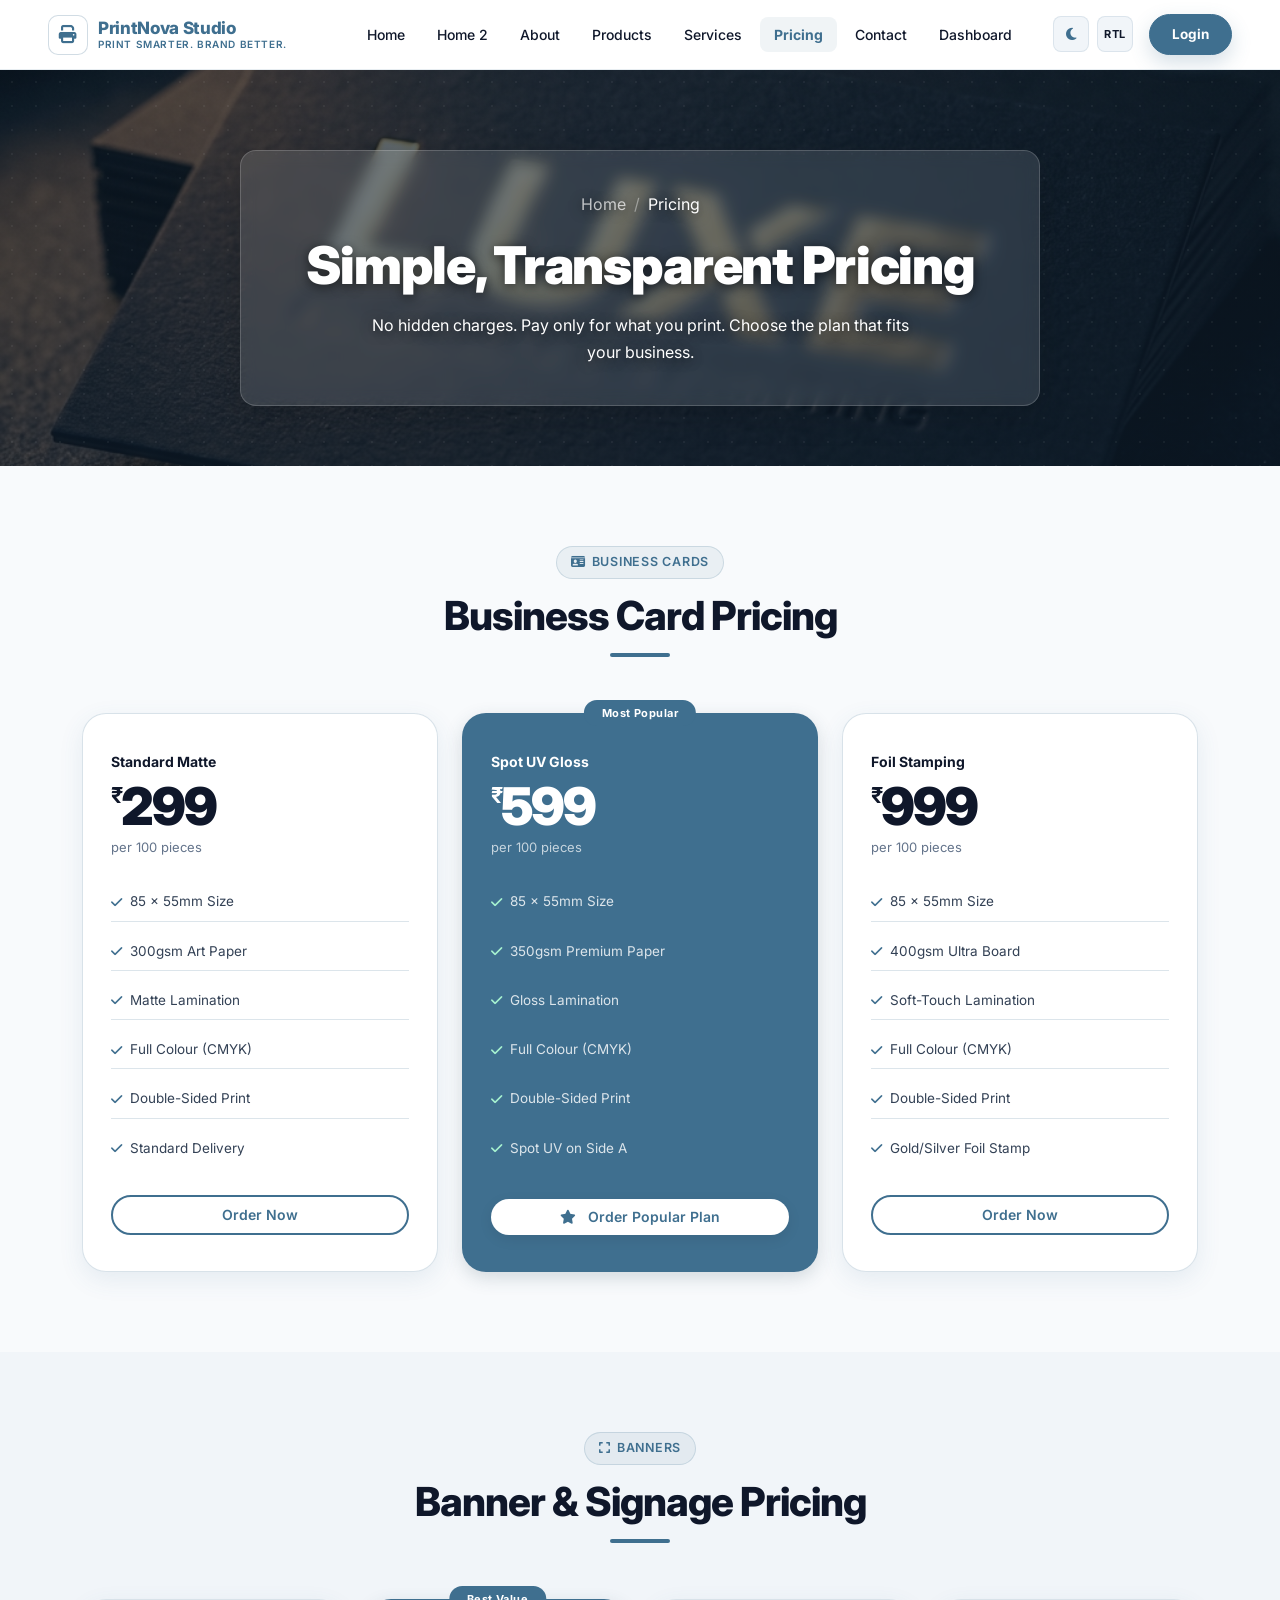
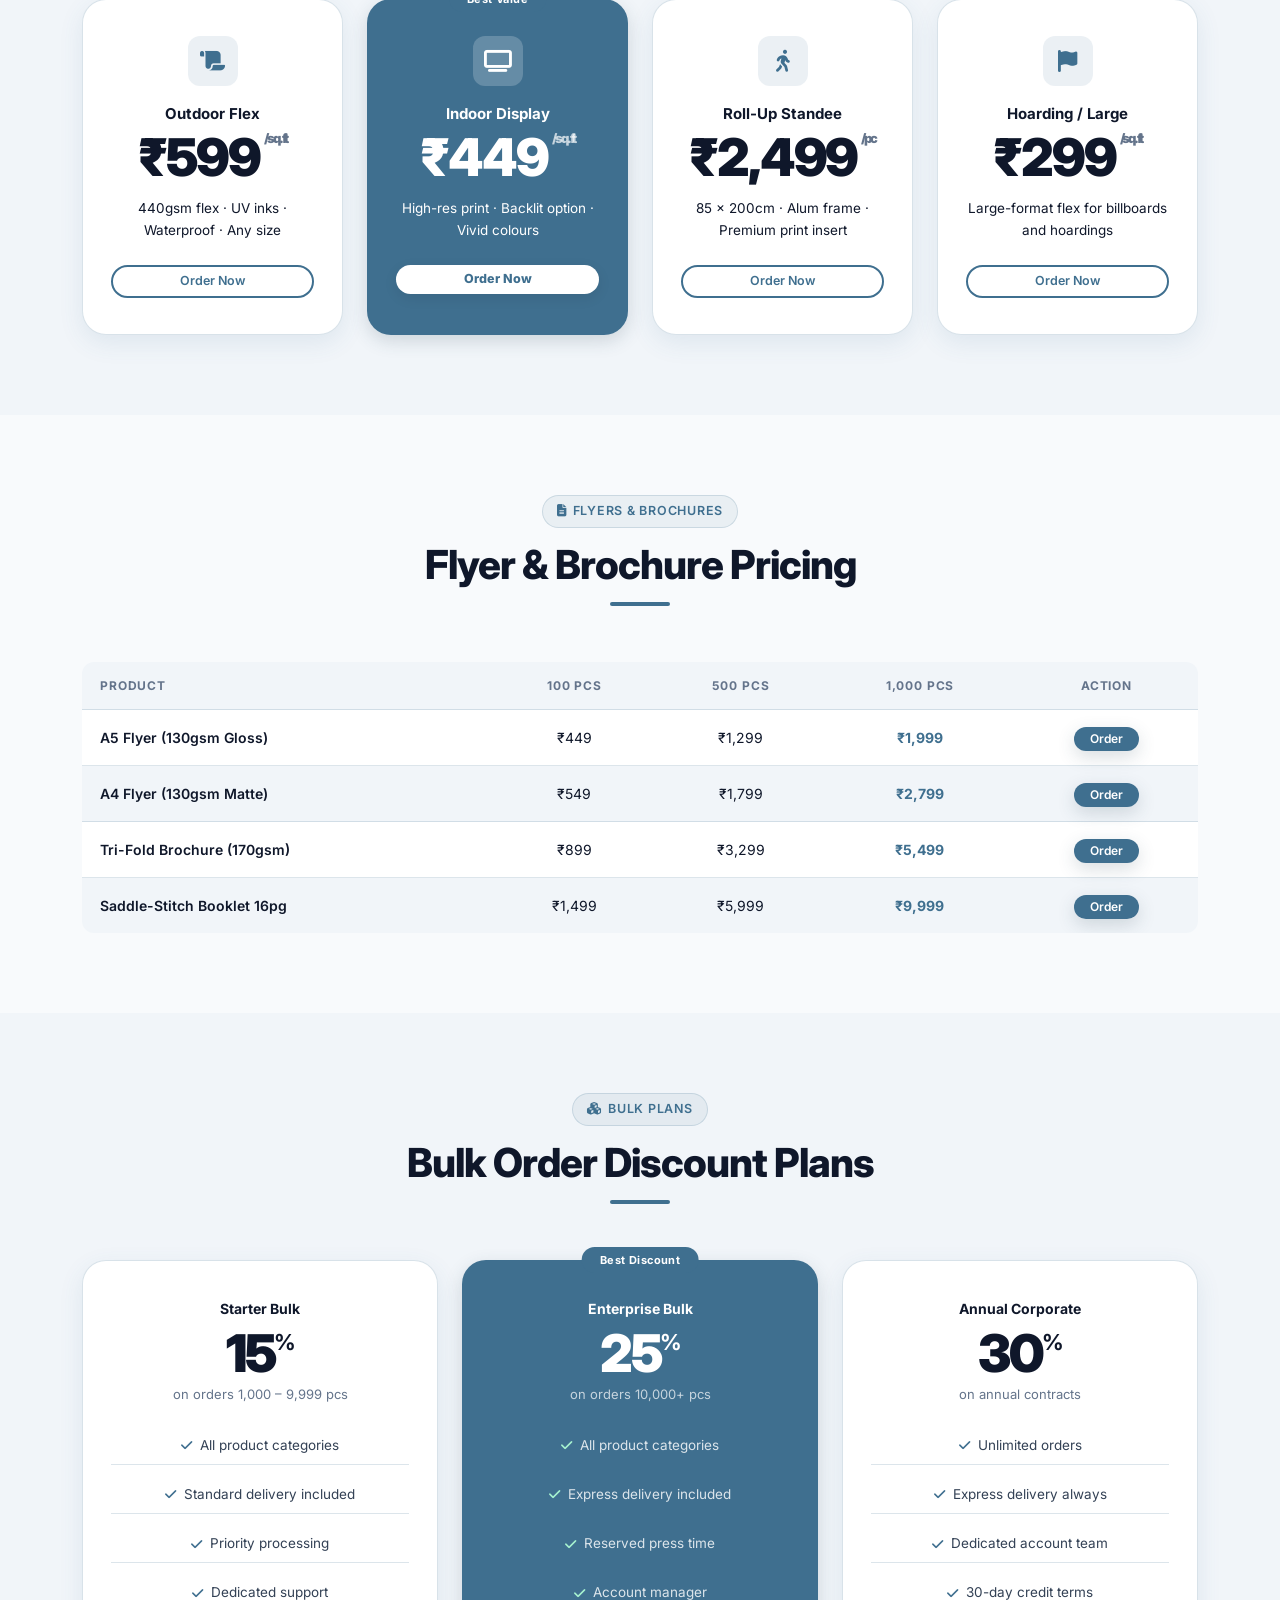
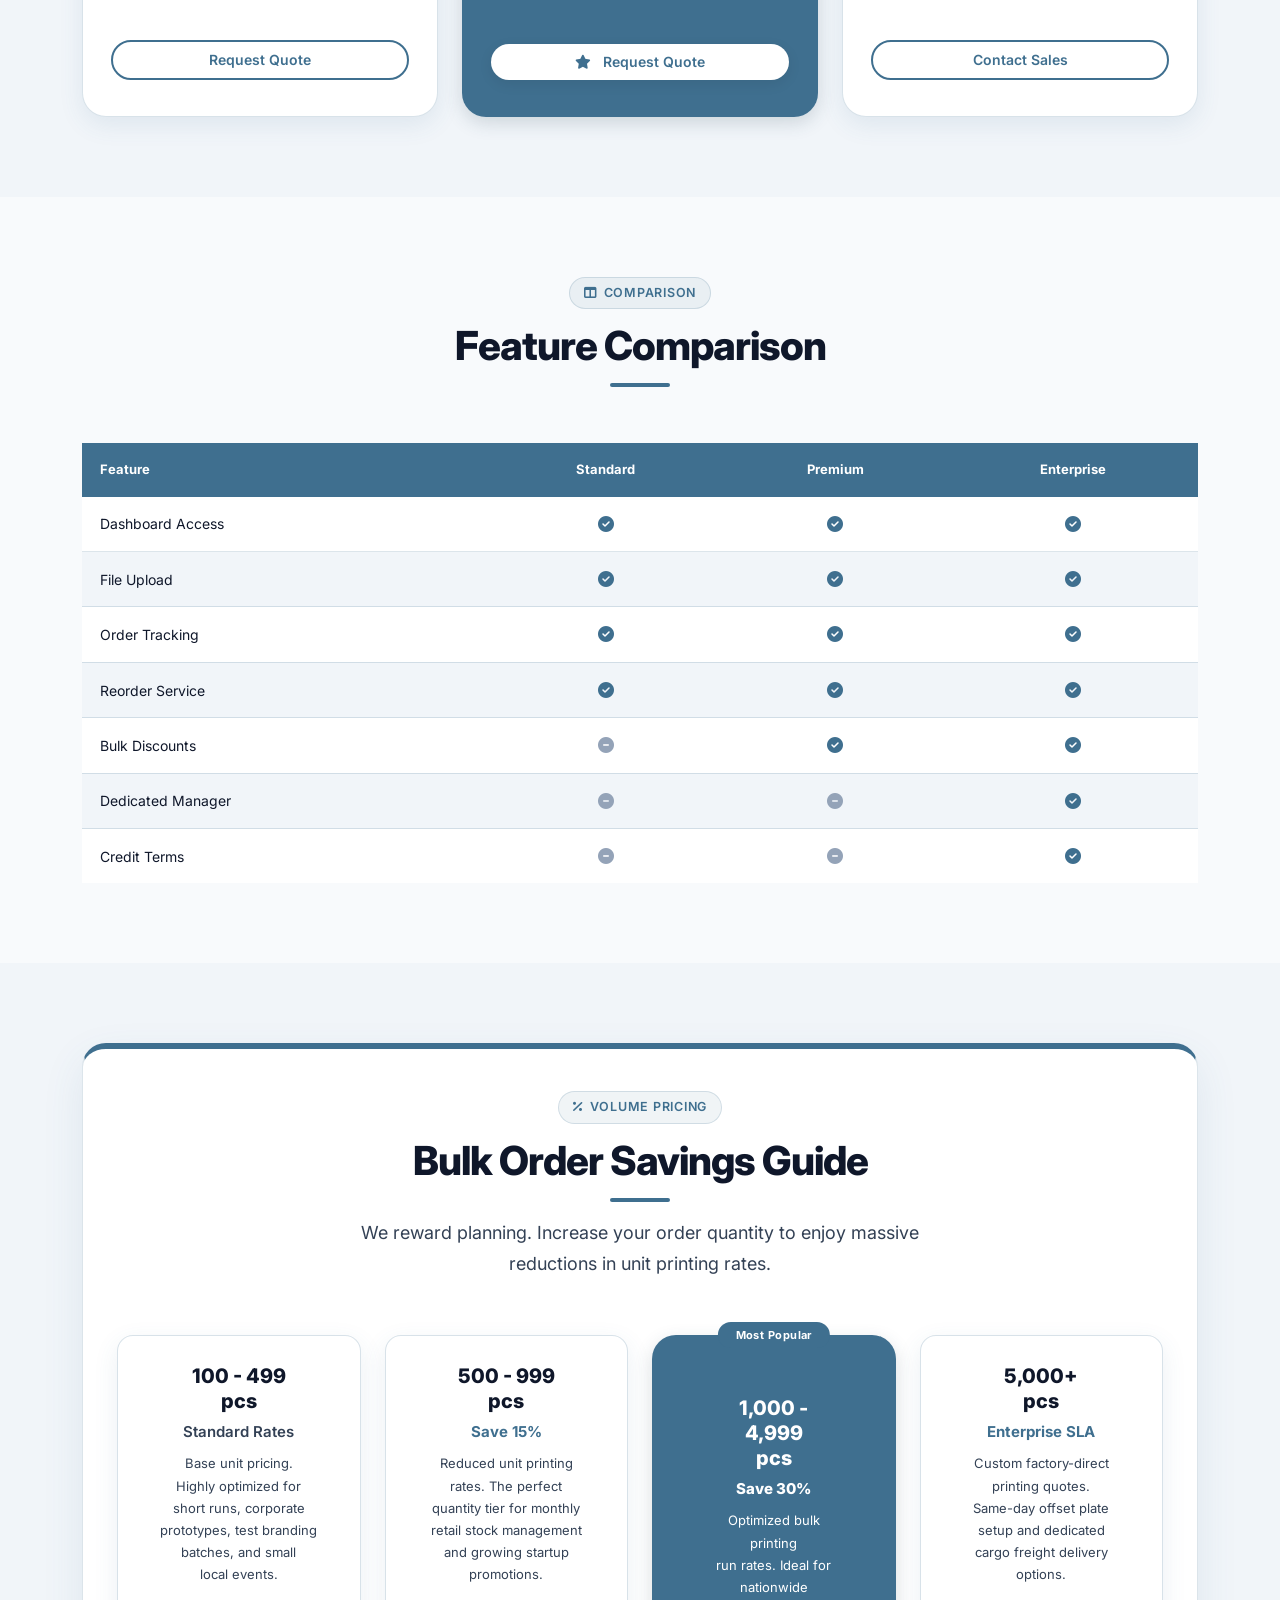
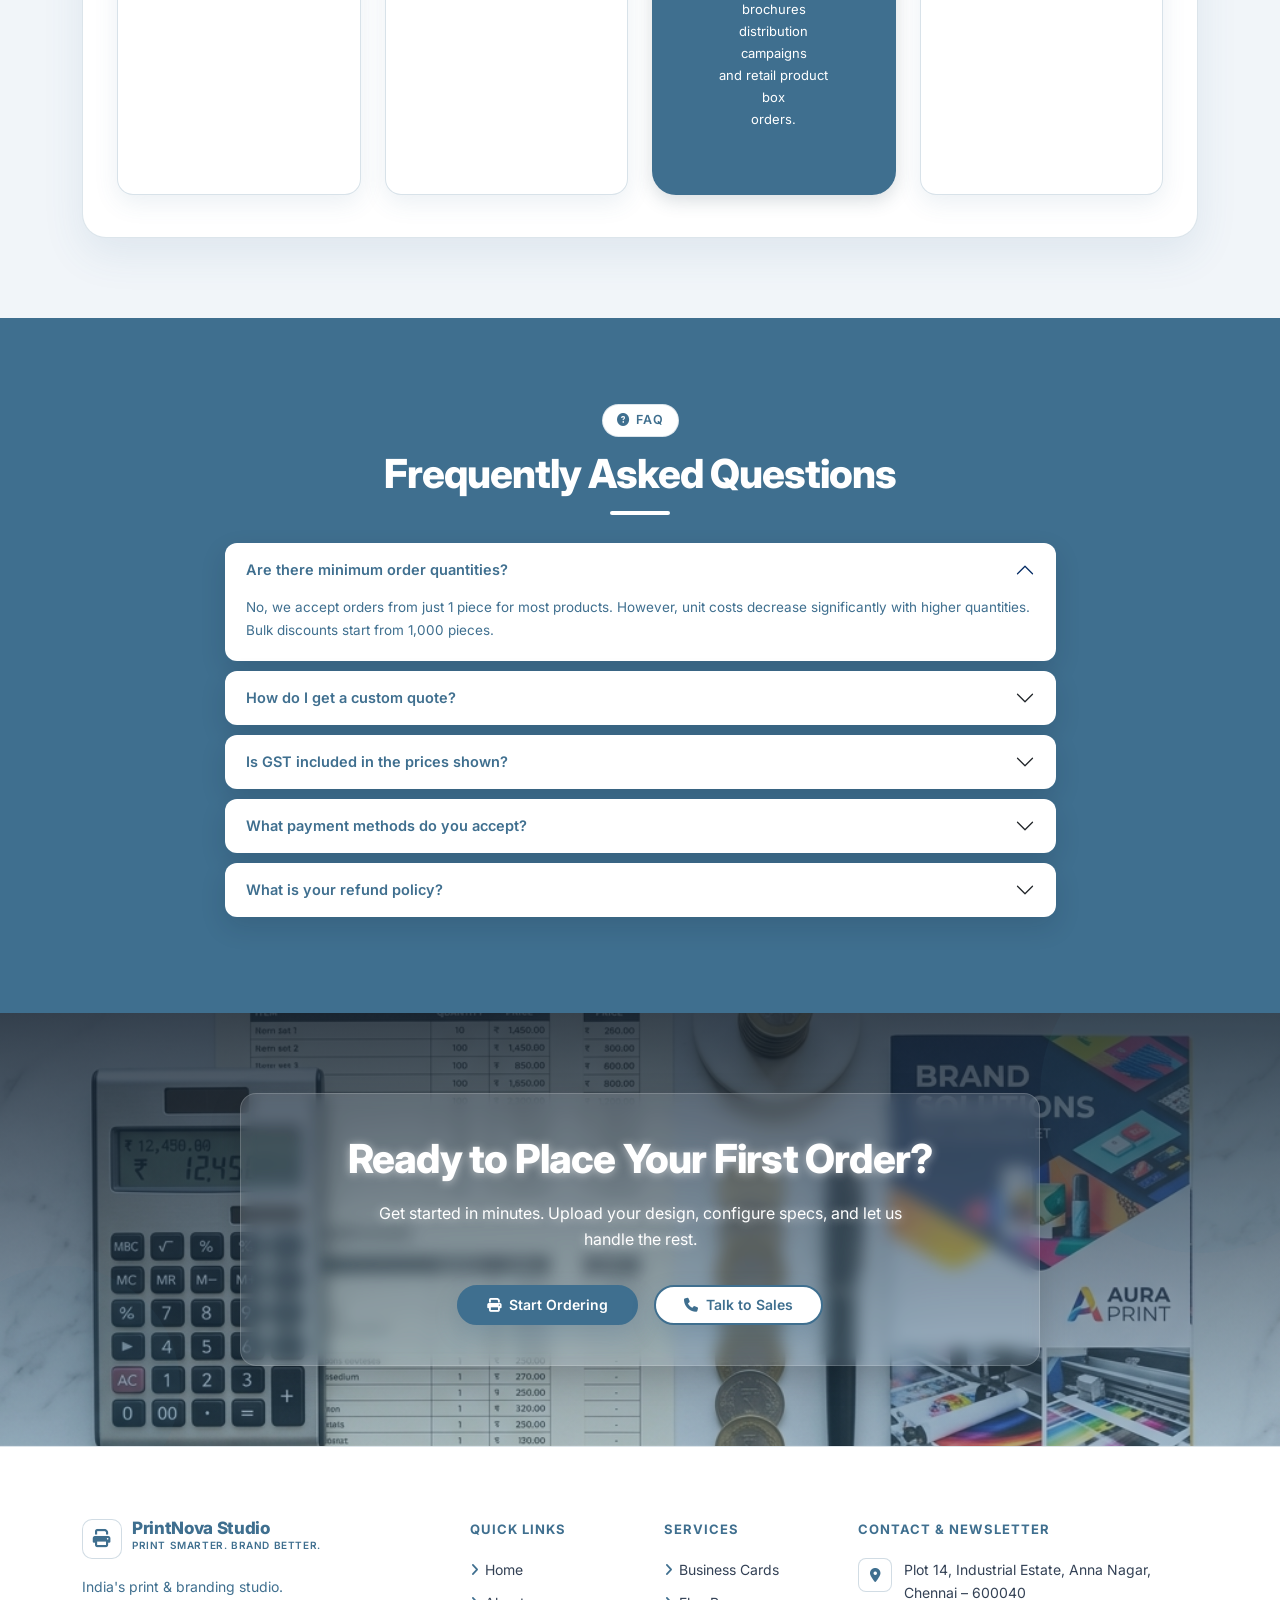
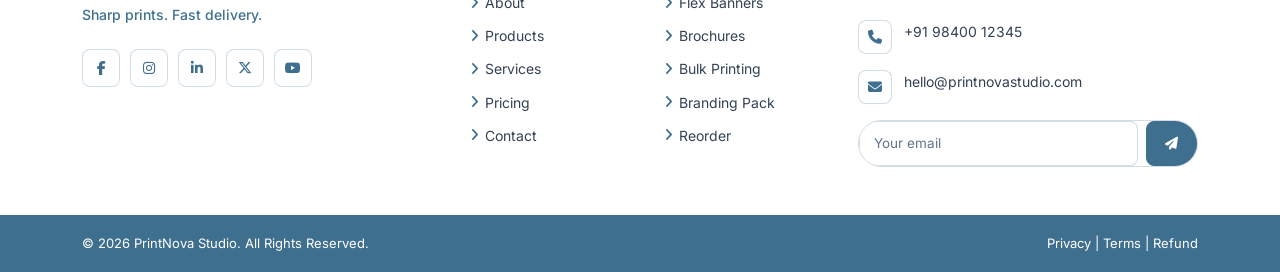
<file: pricing.html>
<!DOCTYPE html>
<html lang="en" data-theme="light" dir="ltr">

<head>
  <meta charset="UTF-8" />
  <meta name="viewport" content="width=device-width, initial-scale=1.0" />
  <title>Pricing – PrintNova Studio | Transparent Print Pricing Plans</title>
  <link rel="icon" type="image/svg+xml" href="images/favicon.svg" />
  <meta name="description"
    content="View PrintNova Studio's pricing for business cards, banners, flyers, and bulk orders. Transparent pricing with no hidden charges." />
  <link rel="stylesheet" href="https://cdn.jsdelivr.net/npm/bootstrap@5.3.3/dist/css/bootstrap.min.css" />
  <link rel="stylesheet" href="https://cdnjs.cloudflare.com/ajax/libs/font-awesome/6.5.1/css/all.min.css" />
  <link rel="stylesheet" href="https://cdn.jsdelivr.net/npm/aos@2.3.4/dist/aos.css" />
  <link href="https://fonts.googleapis.com/css2?family=Inter:wght@300;400;500;600;700;800;900&display=swap"
    rel="stylesheet" />
  <link rel="stylesheet" href="css/style.css?v=2.1" />
</head>

<body>
  <!-- NAVBAR -->
  <nav class="pn-navbar navbar navbar-expand-lg" role="navigation">
    <div class="container-fluid px-4 px-md-5">
      <a class="navbar-brand" href="index.html">
        <div class="nav-logo-icon"><i class="fa-solid fa-print"></i></div>
        <div class="nav-brand-text"><span class="brand-name">PrintNova Studio</span><span class="brand-tag">Print
            Smarter. Brand Better.</span></div>
      </a>
      <button class="navbar-toggler border-0 ms-auto me-2" type="button" data-bs-toggle="offcanvas"
        data-bs-target="#mobileMenu"><i class="fa-solid fa-bars" style="font-size:18px;"></i></button>
      <div class="collapse navbar-collapse ms-4">
        <ul class="navbar-nav align-items-center gap-1">
          <li class="nav-item"><a class="nav-link" href="index.html">Home</a></li>
          <li class="nav-item"><a class="nav-link" href="home2.html">Home 2</a></li>
          <li class="nav-item"><a class="nav-link" href="about.html">About</a></li>
          <li class="nav-item"><a class="nav-link" href="products.html">Products</a></li>
          <li class="nav-item"><a class="nav-link" href="services.html">Services</a></li>
          <li class="nav-item"><a class="nav-link active" href="pricing.html">Pricing</a></li>
          <li class="nav-item"><a class="nav-link" href="contact.html">Contact</a></li>
          <li class="nav-item"><a class="nav-link" href="dashboard.html">Dashboard</a></li>
        </ul>
        <div class="d-flex align-items-center gap-2 ms-auto">
          <button class="nav-icon-btn" data-theme-toggle data-theme-icon><i class="fa-solid fa-moon"></i></button>
          <button class="nav-icon-btn" data-dir-toggle data-dir-icon><i
              class="fa-solid fa-arrow-left-to-bracket"></i></button>
          <a href="login.html" class="btn-nav-login ms-2">Login</a>
        </div>
      </div>
    </div>
  </nav>
  <div class="offcanvas offcanvas-end" tabindex="-1" id="mobileMenu">
    <div class="offcanvas-header"><a href="index.html" class="navbar-brand">
        <div class="nav-logo-icon" style="width:34px;height:34px;font-size:15px;"><i class="fa-solid fa-print"></i>
        </div>
        <div class="nav-brand-text"><span class="brand-name" style="font-size:15px;">PrintNova Studio</span></div>
      </a><button type="button" class="btn-close" data-bs-dismiss="offcanvas"></button></div>
    <div class="offcanvas-body d-flex flex-column p-0">
      <ul class="navbar-nav flex-column p-3">
        <li><a class="nav-link" href="index.html"><i class="fa-solid fa-house me-2"
              style="width:18px;color:var(--pn-blue);"></i>Home</a></li>
        <li><a class="nav-link" href="home2.html"><i class="fa-solid fa-layer-group me-2"
              style="width:18px;color:var(--pn-blue);"></i>Home 2</a></li>
        <li><a class="nav-link" href="about.html"><i class="fa-solid fa-circle-info me-2"
              style="width:18px;color:var(--pn-blue);"></i>About</a></li>
        <li><a class="nav-link" href="products.html"><i class="fa-solid fa-box-open me-2"
              style="width:18px;color:var(--pn-blue);"></i>Products</a></li>
        <li><a class="nav-link" href="services.html"><i class="fa-solid fa-gears me-2"
              style="width:18px;color:var(--pn-blue);"></i>Services</a></li>
        <li><a class="nav-link active" href="pricing.html"><i class="fa-solid fa-tag me-2"
              style="width:18px;color:var(--pn-blue);"></i>Pricing</a></li>
        <li><a class="nav-link" href="contact.html"><i class="fa-solid fa-envelope me-2"
              style="width:18px;color:var(--pn-blue);"></i>Contact</a></li>
        <li><a class="nav-link" href="dashboard.html"><i class="fa-solid fa-gauge-high me-2"
              style="width:18px;color:var(--pn-blue);"></i>Dashboard</a></li>
      </ul>
      <div class="px-3 pb-3 mt-2"><a href="login.html"
          class="btn-pn btn-pn-primary w-100 justify-content-center">Login</a></div>
      <div class="mobile-controls">
        <button class="nav-icon-btn flex-fill justify-content-center" data-theme-toggle data-theme-icon
          style="display:flex;align-items:center;gap:6px;"><i class="fa-solid fa-moon"></i><span
            style="font-size:12px;">Theme</span></button>
        <button class="nav-icon-btn flex-fill justify-content-center" data-dir-toggle data-dir-icon
          style="display:flex;align-items:center;gap:6px;"><i class="fa-solid fa-arrow-left-to-bracket"></i><span
            style="font-size:12px;">RTL</span></button>
      </div>
    </div>
  </div>

  <!-- PAGE BANNER -->
  <section
    style="background-image: linear-gradient(var(--cta-overlay-1), var(--cta-overlay-2)), url('images/banners/pricing.png'), url('file:///C:/Users/NIVETHA/.gemini/antigravity-ide/brain/43d818c6-9e5e-461c-b8e6-51fbe6b5acbc/banner_pricing_1783618936811.png'); background-size: cover; background-position: center; background-repeat: no-repeat; padding:80px 0 60px; position:relative; overflow:hidden;">
    <div
      style="position:absolute;inset:0;background-image:radial-gradient(rgba(255,255,255,.05) 1px,transparent 1px);background-size:24px 24px;">
    </div>
    <div class="container position-relative text-center" style="z-index:2;">
      <nav aria-label="breadcrumb" class="mb-3">
        <ol class="breadcrumb justify-content-center" style="--bs-breadcrumb-divider-color:rgba(255,255,255,.4);">
          <li class="breadcrumb-item"><a href="index.html"
              style="color:rgba(255,255,255,.6);text-decoration:none;">Home</a></li>
          <li class="breadcrumb-item active" style="color:#fff;">Pricing</li>
        </ol>
      </nav>
      <h1 style="font-size:clamp(30px,5vw,52px);font-weight:900;color:#fff;letter-spacing:-.025em;margin-bottom:14px;">
        Simple, Transparent Pricing</h1>
      <p style="font-size:16px;color:rgba(255,255,255,.8);max-width:560px;margin:0 auto;">No hidden charges. Pay only
        for what you print. Choose the plan that fits your business.</p>
    </div>
  </section>

  <!-- SEC 1: BUSINESS CARD PRICING -->
  <section class="section-pad pricing-business-cards" aria-label="Business Card Pricing">
    <div class="container">
      <div class="section-header" data-aos="fade-up">
        <span class="section-badge"><i class="fa-solid fa-id-card"></i> Business Cards</span>
        <h2 class="section-title">Business Card Pricing</h2>
        <div class="divider-gradient"></div>
      </div>
      <div class="row g-4 justify-content-center align-items-stretch">
        <div class="col-md-6 col-lg-4" data-aos="fade-up" data-aos-delay="0">
          <div class="pricing-card">
            <div style="font-size:14px;font-weight:700;margin-bottom:8px;">Standard Matte</div>
            <div class="pricing-price"><sup>₹</sup>299</div>
            <div class="pricing-period">per 100 pieces</div>
            <ul class="pricing-features">
              <li class="pricing-feature"><i class="fa-solid fa-check"></i> 85 × 55mm Size</li>
              <li class="pricing-feature"><i class="fa-solid fa-check"></i> 300gsm Art Paper</li>
              <li class="pricing-feature"><i class="fa-solid fa-check"></i> Matte Lamination</li>
              <li class="pricing-feature"><i class="fa-solid fa-check"></i> Full Colour (CMYK)</li>
              <li class="pricing-feature"><i class="fa-solid fa-check"></i> Double-Sided Print</li>
              <li class="pricing-feature"><i class="fa-solid fa-check"></i> Standard Delivery</li>
            </ul>
            <a href="dashboard.html" class="btn-pn btn-pn-outline w-100 justify-content-center">Order Now</a>
          </div>
        </div>
        <div class="col-md-6 col-lg-4" data-aos="fade-up" data-aos-delay="100">
          <div class="pricing-card featured">
            <div class="pricing-popular">Most Popular</div>
            <div style="font-size:14px;font-weight:700;margin-bottom:8px;">Spot UV Gloss</div>
            <div class="pricing-price"><sup>₹</sup>599</div>
            <div class="pricing-period">per 100 pieces</div>
            <ul class="pricing-features">
              <li class="pricing-feature"><i class="fa-solid fa-check"></i> 85 × 55mm Size</li>
              <li class="pricing-feature"><i class="fa-solid fa-check"></i> 350gsm Premium Paper</li>
              <li class="pricing-feature"><i class="fa-solid fa-check"></i> Gloss Lamination</li>
              <li class="pricing-feature"><i class="fa-solid fa-check"></i> Full Colour (CMYK)</li>
              <li class="pricing-feature"><i class="fa-solid fa-check"></i> Double-Sided Print</li>
              <li class="pricing-feature"><i class="fa-solid fa-check"></i> Spot UV on Side A</li>
            </ul>
            <a href="dashboard.html" class="btn-pn btn-pn-white w-100 justify-content-center"><i class="fa-solid fa-star me-1"></i> Order Popular Plan</a>
          </div>
        </div>
        <div class="col-md-6 col-lg-4" data-aos="fade-up" data-aos-delay="200">
          <div class="pricing-card">
            <div style="font-size:14px;font-weight:700;margin-bottom:8px;">Foil Stamping</div>
            <div class="pricing-price"><sup>₹</sup>999</div>
            <div class="pricing-period">per 100 pieces</div>
            <ul class="pricing-features">
              <li class="pricing-feature"><i class="fa-solid fa-check"></i> 85 × 55mm Size</li>
              <li class="pricing-feature"><i class="fa-solid fa-check"></i> 400gsm Ultra Board</li>
              <li class="pricing-feature"><i class="fa-solid fa-check"></i> Soft-Touch Lamination</li>
              <li class="pricing-feature"><i class="fa-solid fa-check"></i> Full Colour (CMYK)</li>
              <li class="pricing-feature"><i class="fa-solid fa-check"></i> Double-Sided Print</li>
              <li class="pricing-feature"><i class="fa-solid fa-check"></i> Gold/Silver Foil Stamp</li>
            </ul>
            <a href="dashboard.html" class="btn-pn btn-pn-outline w-100 justify-content-center">Order Now</a>
          </div>
        </div>
      </div>
    </div>
  </section>

  <!-- SEC 2: BANNER PRICING -->
  <section class="section-pad bg-surface-2" aria-label="Banner Pricing">
    <div class="container">
      <div class="section-header" data-aos="fade-up">
        <span class="section-badge"><i class="fa-solid fa-expand"></i> Banners</span>
        <h2 class="section-title">Banner &amp; Signage Pricing</h2>
        <div class="divider-gradient"></div>
      </div>
      <div class="row g-4">
        <div class="col-sm-6 col-lg-3" data-aos="fade-up" data-aos-delay="0">
          <div class="pricing-card text-center d-flex flex-column align-items-center">
            <div style="width:50px;height:50px;border-radius:12px;background:var(--pn-blue-light);display:flex;align-items:center;justify-content:center;color:var(--pn-blue);font-size:22px;margin:0 auto 16px;">
              <i class="fa-solid fa-scroll"></i></div>
            <div style="font-size:15px;font-weight:700;margin-bottom:6px;">Outdoor Flex</div>
            <div class="pricing-price w-100 justify-content-center align-items-baseline" style="justify-content:center;width:100%;align-items:baseline;">₹599<span class="pricing-period" style="margin-bottom:0;margin-left:4px;">/sq.ft</span></div>
            <div style="font-size:13.5px;margin-top:10px;line-height:1.6;">440gsm flex · UV inks · Waterproof · Any size</div>
            <a href="dashboard.html" class="btn-pn btn-pn-outline w-100 justify-content-center mt-4" style="font-size:12.5px;padding:8px 18px;">Order Now</a>
          </div>
        </div>
        <div class="col-sm-6 col-lg-3" data-aos="fade-up" data-aos-delay="100">
          <div class="pricing-card featured text-center d-flex flex-column align-items-center">
            <span class="pricing-popular">Best Value</span>
            <div style="width:50px;height:50px;border-radius:12px;background:rgba(255,255,255,0.2);display:flex;align-items:center;justify-content:center;color:#fff;font-size:22px;margin:0 auto 16px;">
              <i class="fa-solid fa-tv"></i></div>
            <div style="font-size:15px;font-weight:700;margin-bottom:6px;">Indoor Display</div>
            <div class="pricing-price w-100 justify-content-center align-items-baseline" style="justify-content:center;width:100%;align-items:baseline;">₹449<span class="pricing-period" style="margin-bottom:0;margin-left:4px;">/sq.ft</span></div>
            <div style="font-size:13.5px;margin-top:10px;line-height:1.6;">High-res print · Backlit option · Vivid colours</div>
            <a href="dashboard.html" class="btn-pn btn-pn-white w-100 justify-content-center mt-4" style="font-weight:800;font-size:12.5px;padding:8px 18px;">Order Now</a>
          </div>
        </div>
        <div class="col-sm-6 col-lg-3" data-aos="fade-up" data-aos-delay="200">
          <div class="pricing-card text-center d-flex flex-column align-items-center">
            <div style="width:50px;height:50px;border-radius:12px;background:var(--pn-blue-light);display:flex;align-items:center;justify-content:center;color:var(--pn-blue);font-size:22px;margin:0 auto 16px;">
              <i class="fa-solid fa-person-walking"></i></div>
            <div style="font-size:15px;font-weight:700;margin-bottom:6px;">Roll-Up Standee</div>
            <div class="pricing-price w-100 justify-content-center align-items-baseline" style="justify-content:center;width:100%;align-items:baseline;">₹2,499<span class="pricing-period" style="margin-bottom:0;margin-left:4px;">/pc</span></div>
            <div style="font-size:13.5px;margin-top:10px;line-height:1.6;">85 × 200cm · Alum frame · Premium print insert</div>
            <a href="dashboard.html" class="btn-pn btn-pn-outline w-100 justify-content-center mt-4" style="font-size:12.5px;padding:8px 18px;">Order Now</a>
          </div>
        </div>
        <div class="col-sm-6 col-lg-3" data-aos="fade-up" data-aos-delay="300">
          <div class="pricing-card text-center d-flex flex-column align-items-center">
            <div style="width:50px;height:50px;border-radius:12px;background:var(--pn-blue-light);display:flex;align-items:center;justify-content:center;color:var(--pn-blue);font-size:22px;margin:0 auto 16px;">
              <i class="fa-solid fa-flag"></i></div>
            <div style="font-size:15px;font-weight:700;margin-bottom:6px;">Hoarding / Large</div>
            <div class="pricing-price w-100 justify-content-center align-items-baseline" style="justify-content:center;width:100%;align-items:baseline;">₹299<span class="pricing-period" style="margin-bottom:0;margin-left:4px;">/sq.ft</span></div>
            <div style="font-size:13.5px;margin-top:10px;line-height:1.6;">Large-format flex for billboards and hoardings</div>
            <a href="dashboard.html" class="btn-pn btn-pn-outline w-100 justify-content-center mt-4" style="font-size:12.5px;padding:8px 18px;">Order Now</a>
          </div>
        </div>
      </div>
    </div>
  </section>

  <!-- SEC 3: FLYER PRICING -->
  <section class="section-pad" aria-label="Flyer Pricing">
    <div class="container">
      <div class="section-header" data-aos="fade-up">
        <span class="section-badge"><i class="fa-solid fa-file-alt"></i> Flyers &amp; Brochures</span>
        <h2 class="section-title">Flyer &amp; Brochure Pricing</h2>
        <div class="divider-gradient"></div>
      </div>
      <div class="table-responsive flyer-pricing-table-wrap" data-aos="fade-up">
        <table class="flyer-pricing-table" style="width:100%;border-collapse:collapse;" aria-label="Flyer pricing table">
          <thead>
            <tr style="background:var(--bg-surface-2);">
              <th
                style="padding:14px 18px;font-size:12px;font-weight:700;text-transform:uppercase;letter-spacing:.07em;color:var(--text-muted);border-bottom:1px solid var(--border-color);text-align:left;">
                Product</th>
              <th
                style="padding:14px 18px;font-size:12px;font-weight:700;text-transform:uppercase;letter-spacing:.07em;color:var(--text-muted);border-bottom:1px solid var(--border-color);text-align:center;">
                100 pcs</th>
              <th
                style="padding:14px 18px;font-size:12px;font-weight:700;text-transform:uppercase;letter-spacing:.07em;color:var(--text-muted);border-bottom:1px solid var(--border-color);text-align:center;">
                500 pcs</th>
              <th
                style="padding:14px 18px;font-size:12px;font-weight:700;text-transform:uppercase;letter-spacing:.07em;color:var(--text-muted);border-bottom:1px solid var(--border-color);text-align:center;">
                1,000 pcs</th>
              <th
                style="padding:14px 18px;font-size:12px;font-weight:700;text-transform:uppercase;letter-spacing:.07em;color:var(--text-muted);border-bottom:1px solid var(--border-color);text-align:center;">
                Action</th>
            </tr>
          </thead>
          <tbody>
            <tr style="background:var(--bg-surface);border-bottom:1px solid var(--border-color);">
              <td style="padding:14px 18px;font-size:14px;font-weight:600;color:var(--text-primary);">A5 Flyer (130gsm
                Gloss)</td>
              <td style="padding:14px 18px;text-align:center;font-size:14px;color:var(--text-primary);">₹449</td>
              <td style="padding:14px 18px;text-align:center;font-size:14px;color:var(--text-primary);">₹1,299</td>
              <td style="padding:14px 18px;text-align:center;font-size:14px;font-weight:700;color:var(--pn-blue);">
                ₹1,999</td>
              <td style="padding:14px 18px;text-align:center;"><a href="dashboard.html" class="btn-pn btn-pn-primary"
                  style="font-size:12px;padding:6px 16px;">Order</a></td>
            </tr>
            <tr style="background:var(--bg-surface-2);border-bottom:1px solid var(--border-color);">
              <td style="padding:14px 18px;font-size:14px;font-weight:600;color:var(--text-primary);">A4 Flyer (130gsm
                Matte)</td>
              <td style="padding:14px 18px;text-align:center;font-size:14px;color:var(--text-primary);">₹549</td>
              <td style="padding:14px 18px;text-align:center;font-size:14px;color:var(--text-primary);">₹1,799</td>
              <td style="padding:14px 18px;text-align:center;font-size:14px;font-weight:700;color:var(--pn-blue);">
                ₹2,799</td>
              <td style="padding:14px 18px;text-align:center;"><a href="dashboard.html" class="btn-pn btn-pn-primary"
                  style="font-size:12px;padding:6px 16px;">Order</a></td>
            </tr>
            <tr style="background:var(--bg-surface);border-bottom:1px solid var(--border-color);">
              <td style="padding:14px 18px;font-size:14px;font-weight:600;color:var(--text-primary);">Tri-Fold Brochure
                (170gsm)</td>
              <td style="padding:14px 18px;text-align:center;font-size:14px;color:var(--text-primary);">₹899</td>
              <td style="padding:14px 18px;text-align:center;font-size:14px;color:var(--text-primary);">₹3,299</td>
              <td style="padding:14px 18px;text-align:center;font-size:14px;font-weight:700;color:var(--pn-blue);">
                ₹5,499</td>
              <td style="padding:14px 18px;text-align:center;"><a href="dashboard.html" class="btn-pn btn-pn-primary"
                  style="font-size:12px;padding:6px 16px;">Order</a></td>
            </tr>
            <tr style="background:var(--bg-surface-2);">
              <td style="padding:14px 18px;font-size:14px;font-weight:600;color:var(--text-primary);">Saddle-Stitch
                Booklet 16pg</td>
              <td style="padding:14px 18px;text-align:center;font-size:14px;color:var(--text-primary);">₹1,499</td>
              <td style="padding:14px 18px;text-align:center;font-size:14px;color:var(--text-primary);">₹5,999</td>
              <td style="padding:14px 18px;text-align:center;font-size:14px;font-weight:700;color:var(--pn-blue);">
                ₹9,999</td>
              <td style="padding:14px 18px;text-align:center;"><a href="dashboard.html" class="btn-pn btn-pn-primary"
                  style="font-size:12px;padding:6px 16px;">Order</a></td>
            </tr>
          </tbody>
        </table>
      </div>
    </div>
  </section>

  <!-- SEC 4: BULK ORDER PLANS -->
  <section class="section-pad bg-surface-2 pricing-bulk-plans" aria-label="Bulk Plans">
    <div class="container">
      <div class="section-header" data-aos="fade-up">
        <span class="section-badge"><i class="fa-solid fa-cubes"></i> Bulk Plans</span>
        <h2 class="section-title">Bulk Order Discount Plans</h2>
        <div class="divider-gradient"></div>
      </div>
      <div class="row g-4 justify-content-center align-items-stretch">
        <div class="col-md-6 col-lg-4" data-aos="fade-up" data-aos-delay="0">
          <div class="pricing-card text-center d-flex flex-column align-items-center">
            <div style="font-size:14px;font-weight:700;margin-bottom:8px;" class="text-center">Starter Bulk</div>
            <div class="pricing-price w-100 justify-content-center align-items-baseline" style="justify-content:center;width:100%;align-items:baseline;">15<sup style="font-size:22px;vertical-align:text-top;">%</sup></div>
            <div class="pricing-period text-center" style="margin-bottom:20px;">on orders 1,000 – 9,999 pcs</div>
            <ul class="pricing-features w-100 ps-0">
              <li class="pricing-feature justify-content-center"><i class="fa-solid fa-check"></i> All product categories</li>
              <li class="pricing-feature justify-content-center"><i class="fa-solid fa-check"></i> Standard delivery included</li>
              <li class="pricing-feature justify-content-center"><i class="fa-solid fa-check"></i> Priority processing</li>
              <li class="pricing-feature justify-content-center"><i class="fa-solid fa-check"></i> Dedicated support</li>
            </ul>
            <a href="contact.html" class="btn-pn btn-pn-outline w-100 justify-content-center mt-auto">Request Quote</a>
          </div>
        </div>
        <div class="col-md-6 col-lg-4" data-aos="fade-up" data-aos-delay="100">
          <div class="pricing-card featured text-center d-flex flex-column align-items-center">
            <div class="pricing-popular">Best Discount</div>
            <div style="font-size:14px;font-weight:700;margin-bottom:8px;" class="text-center">Enterprise Bulk</div>
            <div class="pricing-price w-100 justify-content-center align-items-baseline" style="justify-content:center;width:100%;align-items:baseline;">25<sup style="font-size:22px;vertical-align:text-top;">%</sup></div>
            <div class="pricing-period text-center" style="margin-bottom:20px;">on orders 10,000+ pcs</div>
            <ul class="pricing-features w-100 ps-0">
              <li class="pricing-feature justify-content-center"><i class="fa-solid fa-check"></i> All product categories</li>
              <li class="pricing-feature justify-content-center"><i class="fa-solid fa-check"></i> Express delivery included</li>
              <li class="pricing-feature justify-content-center"><i class="fa-solid fa-check"></i> Reserved press time</li>
              <li class="pricing-feature justify-content-center"><i class="fa-solid fa-check"></i> Account manager</li>
            </ul>
            <a href="contact.html" class="btn-pn btn-pn-white w-100 justify-content-center mt-auto"><i class="fa-solid fa-star me-1"></i> Request Quote</a>
          </div>
        </div>
        <div class="col-md-6 col-lg-4" data-aos="fade-up" data-aos-delay="200">
          <div class="pricing-card text-center d-flex flex-column align-items-center">
            <div style="font-size:14px;font-weight:700;margin-bottom:8px;" class="text-center">Annual Corporate</div>
            <div class="pricing-price w-100 justify-content-center align-items-baseline" style="justify-content:center;width:100%;align-items:baseline;">30<sup style="font-size:22px;vertical-align:text-top;">%</sup></div>
            <div class="pricing-period text-center" style="margin-bottom:20px;">on annual contracts</div>
            <ul class="pricing-features w-100 ps-0">
              <li class="pricing-feature justify-content-center"><i class="fa-solid fa-check"></i> Unlimited orders</li>
              <li class="pricing-feature justify-content-center"><i class="fa-solid fa-check"></i> Express delivery always</li>
              <li class="pricing-feature justify-content-center"><i class="fa-solid fa-check"></i> Dedicated account team</li>
              <li class="pricing-feature justify-content-center"><i class="fa-solid fa-check"></i> 30-day credit terms</li>
            </ul>
            <a href="contact.html" class="btn-pn btn-pn-outline w-100 justify-content-center mt-auto">Contact Sales</a>
          </div>
        </div>
      </div>
    </div>
  </section>

  <!-- SEC 5: FEATURE COMPARISON -->
  <section class="section-pad" aria-label="Feature Comparison">
    <div class="container">
      <div class="section-header" data-aos="fade-up">
        <span class="section-badge"><i class="fa-solid fa-table-columns"></i> Comparison</span>
        <h2 class="section-title">Feature Comparison</h2>
        <div class="divider-gradient"></div>
      </div>
      <div class="table-responsive" data-aos="fade-up">
        <table style="width:100%;border-collapse:collapse;" aria-label="Feature comparison">
          <thead>
            <tr style="background:var(--pn-blue);color:#fff;">
              <th style="padding:16px 18px;font-size:13px;font-weight:700;color:#fff;text-align:left;">Feature</th>
              <th style="padding:16px 18px;font-size:13px;font-weight:700;color:#fff;text-align:center;">Standard</th>
              <th style="padding:16px 18px;font-size:13px;font-weight:700;color:#fff;text-align:center;">Premium</th>
              <th style="padding:16px 18px;font-size:13px;font-weight:700;color:#fff;text-align:center;">Enterprise</th>
            </tr>
          </thead>
          <tbody>
            <tr style="background:var(--bg-surface);border-bottom:1px solid var(--border-color);">
              <td style="padding:14px 18px;font-size:14px;color:var(--text-primary);">Dashboard Access</td>
              <td style="padding:14px 18px;text-align:center;color:var(--pn-blue);"><i
                  class="fa-solid fa-check-circle"></i></td>
              <td style="padding:14px 18px;text-align:center;color:var(--pn-blue);"><i
                  class="fa-solid fa-check-circle"></i></td>
              <td style="padding:14px 18px;text-align:center;color:var(--pn-blue);"><i
                  class="fa-solid fa-check-circle"></i></td>
            </tr>
            <tr style="background:var(--bg-surface-2);border-bottom:1px solid var(--border-color);">
              <td style="padding:14px 18px;font-size:14px;color:var(--text-primary);">File Upload</td>
              <td style="padding:14px 18px;text-align:center;color:var(--pn-blue);"><i
                  class="fa-solid fa-check-circle"></i></td>
              <td style="padding:14px 18px;text-align:center;color:var(--pn-blue);"><i
                  class="fa-solid fa-check-circle"></i></td>
              <td style="padding:14px 18px;text-align:center;color:var(--pn-blue);"><i
                  class="fa-solid fa-check-circle"></i></td>
            </tr>
            <tr style="background:var(--bg-surface);border-bottom:1px solid var(--border-color);">
              <td style="padding:14px 18px;font-size:14px;color:var(--text-primary);">Order Tracking</td>
              <td style="padding:14px 18px;text-align:center;color:var(--pn-blue);"><i
                  class="fa-solid fa-check-circle"></i></td>
              <td style="padding:14px 18px;text-align:center;color:var(--pn-blue);"><i
                  class="fa-solid fa-check-circle"></i></td>
              <td style="padding:14px 18px;text-align:center;color:var(--pn-blue);"><i
                  class="fa-solid fa-check-circle"></i></td>
            </tr>
            <tr style="background:var(--bg-surface-2);border-bottom:1px solid var(--border-color);">
              <td style="padding:14px 18px;font-size:14px;color:var(--text-primary);">Reorder Service</td>
              <td style="padding:14px 18px;text-align:center;color:var(--pn-blue);"><i
                  class="fa-solid fa-check-circle"></i></td>
              <td style="padding:14px 18px;text-align:center;color:var(--pn-blue);"><i
                  class="fa-solid fa-check-circle"></i></td>
              <td style="padding:14px 18px;text-align:center;color:var(--pn-blue);"><i
                  class="fa-solid fa-check-circle"></i></td>
            </tr>
            <tr style="background:var(--bg-surface);border-bottom:1px solid var(--border-color);">
              <td style="padding:14px 18px;font-size:14px;color:var(--text-primary);">Bulk Discounts</td>
              <td style="padding:14px 18px;text-align:center;color:#94A3B8;"><i class="fa-solid fa-minus-circle"></i>
              </td>
              <td style="padding:14px 18px;text-align:center;color:var(--pn-blue);"><i
                  class="fa-solid fa-check-circle"></i></td>
              <td style="padding:14px 18px;text-align:center;color:var(--pn-blue);"><i
                  class="fa-solid fa-check-circle"></i></td>
            </tr>
            <tr style="background:var(--bg-surface-2);border-bottom:1px solid var(--border-color);">
              <td style="padding:14px 18px;font-size:14px;color:var(--text-primary);">Dedicated Manager</td>
              <td style="padding:14px 18px;text-align:center;color:#94A3B8;"><i class="fa-solid fa-minus-circle"></i>
              </td>
              <td style="padding:14px 18px;text-align:center;color:#94A3B8;"><i class="fa-solid fa-minus-circle"></i>
              </td>
              <td style="padding:14px 18px;text-align:center;color:var(--pn-blue);"><i
                  class="fa-solid fa-check-circle"></i></td>
            </tr>
            <tr style="background:var(--bg-surface);">
              <td style="padding:14px 18px;font-size:14px;color:var(--text-primary);">Credit Terms</td>
              <td style="padding:14px 18px;text-align:center;color:#94A3B8;"><i class="fa-solid fa-minus-circle"></i>
              </td>
              <td style="padding:14px 18px;text-align:center;color:#94A3B8;"><i class="fa-solid fa-minus-circle"></i>
              </td>
              <td style="padding:14px 18px;text-align:center;color:var(--pn-blue);"><i
                  class="fa-solid fa-check-circle"></i></td>
            </tr>
          </tbody>
        </table>
      </div>
    </div>
  </section>

  <!-- VOLUME DISCOUNT BREAKDOWN -->
  <section class="section-pad bg-surface-2 pricing-savings-section" aria-label="Volume Discounts">
    <div class="container">
      <div class="pricing-savings-panel">
        <div class="section-header" data-aos="fade-up">
          <span class="section-badge"><i class="fa-solid fa-percent"></i> Volume Pricing</span>
          <h2 class="section-title">Bulk Order Savings Guide</h2>
          <div class="divider-gradient"></div>
          <p class="section-subtitle mt-3">We reward planning. Increase your order quantity to enjoy massive reductions in unit printing rates.</p>
        </div>
        <div class="row g-4">
          <div class="col-sm-6 col-lg-3" data-aos="fade-up" data-aos-delay="0">
            <div class="pn-card text-center" style="height: 100%;">
              <div class="pn-card-body align-items-center">
                <div style="font-size: 20px; font-weight: 800; color: var(--text-primary); margin-bottom: 8px;">100 - 499<br>pcs</div>
                <div class="pn-card-title" style="font-size:15px; font-weight:600; color:var(--text-secondary);">Standard Rates</div>
                <div class="pn-card-text" style="font-size:13px;">Base unit pricing.<br>Highly optimized for<br>short runs, corporate<br>prototypes, test branding<br>batches, and small<br>local events.</div>
              </div>
            </div>
          </div>
          <div class="col-sm-6 col-lg-3" data-aos="fade-up" data-aos-delay="100">
            <div class="pn-card text-center" style="height: 100%;">
              <div class="pn-card-body align-items-center">
                <div style="font-size: 20px; font-weight: 800; color: var(--text-primary); margin-bottom: 8px;">500 - 999<br>pcs</div>
                <div class="pn-card-title" style="font-size:15px; font-weight:700; color:var(--pn-blue);">Save 15%</div>
                <div class="pn-card-text" style="font-size:13px;">Reduced unit printing<br>rates. The perfect<br>quantity tier for monthly<br>retail stock management<br>and growing startup<br>promotions.</div>
              </div>
            </div>
          </div>
          <div class="col-sm-6 col-lg-3" data-aos="fade-up" data-aos-delay="200">
            <div class="pricing-card featured text-center position-relative" style="height: 100%; overflow:visible !important;">
              <span class="pricing-popular">Most Popular</span>
              <div class="pn-card-body align-items-center" style="padding-top:24px;">
                <div style="font-size: 20px; font-weight: 800; color: #FFFFFF; margin-bottom: 8px;">1,000 - 4,999<br>pcs</div>
                <div class="pn-card-title" style="font-size:15px; font-weight:800; color:#FFFFFF;">Save 30%</div>
                <div class="pn-card-text" style="font-size:13px; color:#FFFFFF;">Optimized bulk printing<br>run rates. Ideal for<br>nationwide brochures<br>distribution campaigns<br>and retail product box<br>orders.</div>
              </div>
            </div>
          </div>
          <div class="col-sm-6 col-lg-3" data-aos="fade-up" data-aos-delay="300">
            <div class="pn-card text-center" style="height: 100%;">
              <div class="pn-card-body align-items-center">
                <div style="font-size: 20px; font-weight: 800; color: var(--text-primary); margin-bottom: 8px;">5,000+<br>pcs</div>
                <div class="pn-card-title" style="font-size:15px; font-weight:700; color:var(--pn-blue);">Enterprise SLA</div>
                <div class="pn-card-text" style="font-size:13px;">Custom factory-direct<br>printing quotes.<br>Same-day offset plate<br>setup and dedicated<br>cargo freight delivery<br>options.</div>
              </div>
            </div>
          </div>
        </div>
      </div>

    </div>
  </section>

  <!-- PRICING FAQ -->
  <section class="section-pad pricing-faq-section" aria-label="FAQ">
    <div class="container">
      <div class="pricing-faq-panel">
        <div class="section-header" data-aos="fade-up">
          <span class="section-badge"><i class="fa-solid fa-circle-question"></i> FAQ</span>
          <h2 class="section-title">Frequently Asked Questions</h2>
          <div class="divider-gradient"></div>
        </div>
        <div class="row justify-content-center" data-aos="fade-up">
          <div class="col-lg-9">
            <div class="accordion pn-accordion" id="pricingFAQ">
              <div class="accordion-item">
                <h2 class="accordion-header"><button class="accordion-button" type="button" data-bs-toggle="collapse"
                    data-bs-target="#faq1">Are there minimum order quantities?</button></h2>
                <div id="faq1" class="accordion-collapse collapse show" data-bs-parent="#pricingFAQ">
                  <div class="accordion-body">No, we accept orders from just 1 piece for most products. However, unit
                    costs decrease significantly with higher quantities. Bulk discounts start from 1,000 pieces.</div>
                </div>
              </div>
              <div class="accordion-item">
                <h2 class="accordion-header"><button class="accordion-button collapsed" type="button"
                    data-bs-toggle="collapse" data-bs-target="#faq2">How do I get a custom quote?</button></h2>
                <div id="faq2" class="accordion-collapse collapse" data-bs-parent="#pricingFAQ">
                  <div class="accordion-body">Use the dashboard to configure your product, size, quantity, and finish to
                    get an instant price. For bulk or custom requirements, contact us via the Contact page and we'll
                    respond within 2 hours.</div>
                </div>
              </div>
              <div class="accordion-item">
                <h2 class="accordion-header"><button class="accordion-button collapsed" type="button"
                    data-bs-toggle="collapse" data-bs-target="#faq3">Is GST included in the prices shown?</button></h2>
                <div id="faq3" class="accordion-collapse collapse" data-bs-parent="#pricingFAQ">
                  <div class="accordion-body">All prices shown are exclusive of 18% GST. The applicable GST will be added
                    during checkout. You can download a GST invoice from your dashboard after payment.</div>
                </div>
              </div>
              <div class="accordion-item">
                <h2 class="accordion-header"><button class="accordion-button collapsed" type="button"
                    data-bs-toggle="collapse" data-bs-target="#faq4">What payment methods do you accept?</button></h2>
                <div id="faq4" class="accordion-collapse collapse" data-bs-parent="#pricingFAQ">
                  <div class="accordion-body">We accept UPI, net banking, credit/debit cards (Visa, Mastercard, Amex), and
                    bank transfers. Corporate accounts can apply for 30/60-day credit terms.</div>
                </div>
              </div>
              <div class="accordion-item">
                <h2 class="accordion-header"><button class="accordion-button collapsed" type="button"
                    data-bs-toggle="collapse" data-bs-target="#faq5">What is your refund policy?</button></h2>
                <div id="faq5" class="accordion-collapse collapse" data-bs-parent="#pricingFAQ">
                  <div class="accordion-body">If a job fails our quality inspection or doesn't match the approved proof,
                    we will reprint at zero cost. We offer a full refund if we are unable to fulfil your order within the
                    agreed timeline.</div>
                </div>
              </div>
            </div>
          </div>
        </div>
      </div>
    </div>
  </section>

  <!-- CTA -->
  <section class="cta-section cta-has-bg"
    style="background-image: linear-gradient(var(--cta-overlay-1), var(--cta-overlay-2)), url('images/cta/pricing.png'), url('file:///C:/Users/NIVETHA/.gemini/antigravity-ide/brain/43d818c6-9e5e-461c-b8e6-51fbe6b5acbc/cta_pricing_1783619054253.png'); background-size: cover; background-position: center; background-repeat: no-repeat;"
    aria-label="CTA">
    <div class="container position-relative text-center" style="z-index:2;">
      <h2 class="cta-title">Ready to Place Your First Order?</h2>
      <p class="cta-sub">Get started in minutes. Upload your design, configure specs, and let us handle the rest.</p>
      <div class="d-flex flex-wrap gap-3 justify-content-center">
        <a href="dashboard.html" class="btn-pn btn-pn-white"><i class="fa-solid fa-print"></i> Start Ordering</a>
        <a href="contact.html" class="btn-pn"
          style="background:rgba(255,255,255,.12);color:#fff;border:1.5px solid rgba(255,255,255,.35);"><i
            class="fa-solid fa-phone"></i> Talk to Sales</a>
      </div>
    </div>
  </section>

  <!-- FOOTER -->
  <footer class="pn-footer" role="contentinfo">
    <div class="container">
      <div class="row g-5">
        <div class="col-lg-4 col-md-6" data-aos="fade-up"><a href="index.html" class="footer-brand">
            <div class="nav-logo-icon" style="width:38px;height:38px;font-size:17px;"><i class="fa-solid fa-print"></i>
            </div>
            <div class="nav-brand-text"><span class="brand-name" style="color:#fff;font-size:16px;">PrintNova
                Studio</span></div>
          </a>
          <p class="footer-desc">India's print &amp; branding studio.</p>
          <div class="footer-social"><a href="#" class="social-btn" aria-label="Facebook"><i
                class="fa-brands fa-facebook-f"></i></a><a href="#" class="social-btn" aria-label="Instagram"><i
                class="fa-brands fa-instagram"></i></a><a href="#" class="social-btn" aria-label="LinkedIn"><i
                class="fa-brands fa-linkedin-in"></i></a><a href="#" class="social-btn" aria-label="Twitter"><i
                class="fa-brands fa-x-twitter"></i></a><a href="#" class="social-btn" aria-label="YouTube"><i
                class="fa-brands fa-youtube"></i></a></div>
        </div>
        <div class="col-lg-2 col-md-3 col-6">
          <div class="footer-heading">Quick Links</div>
          <ul class="footer-links">
            <li><a href="index.html"><i class="fa-solid fa-angle-right"></i> Home</a></li>
            <li><a href="about.html"><i class="fa-solid fa-angle-right"></i> About</a></li>
            <li><a href="products.html"><i class="fa-solid fa-angle-right"></i> Products</a></li>
            <li><a href="services.html"><i class="fa-solid fa-angle-right"></i> Services</a></li>
            <li><a href="pricing.html"><i class="fa-solid fa-angle-right"></i> Pricing</a></li>
            <li><a href="contact.html"><i class="fa-solid fa-angle-right"></i> Contact</a></li>
          </ul>
        </div>
        <div class="col-lg-2 col-md-3 col-6">
          <div class="footer-heading">Services</div>
          <ul class="footer-links">
            <li><a href="services.html"><i class="fa-solid fa-angle-right"></i> Business Cards</a></li>
            <li><a href="services.html"><i class="fa-solid fa-angle-right"></i> Flex Banners</a></li>
            <li><a href="services.html"><i class="fa-solid fa-angle-right"></i> Brochures</a></li>
            <li><a href="services.html"><i class="fa-solid fa-angle-right"></i> Bulk Printing</a></li>
            <li><a href="services.html"><i class="fa-solid fa-angle-right"></i> Branding Pack</a></li>
            <li><a href="services.html"><i class="fa-solid fa-angle-right"></i> Reorder</a></li>
          </ul>
        </div>
        <div class="col-lg-4 col-md-6">
          <div class="footer-heading">Contact &amp; Newsletter</div>
          <div class="footer-contact-item">
            <div class="footer-contact-icon"><i class="fa-solid fa-location-dot"></i></div>
            <div>Plot 14, Industrial Estate, Anna Nagar, Chennai – 600040</div>
          </div>
          <div class="footer-contact-item">
            <div class="footer-contact-icon"><i class="fa-solid fa-phone"></i></div>
            <div>+91 98400 12345</div>
          </div>
          <div class="footer-contact-item">
            <div class="footer-contact-icon"><i class="fa-solid fa-envelope"></i></div>
            <div>hello@printnovastudio.com</div>
          </div>
          <form class="newsletter-form" onsubmit="event.preventDefault();showToast('Subscribed!','success');"><input
              type="email" class="newsletter-input" placeholder="Your email" required aria-label="Newsletter" /><button
              type="submit" class="btn-newsletter"><i class="fa-solid fa-paper-plane"></i></button></form>
        </div>
      </div>
    </div>
    <div class="footer-bottom">
      <div class="container">
        <div class="row align-items-center">
          <div class="col-md-6 text-center text-md-start">&copy; 2026 PrintNova Studio. All Rights Reserved.</div>
          <div class="col-md-6 text-center text-md-end mt-2 mt-md-0"><a href="#">Privacy</a> | <a href="#">Terms</a> |
            <a href="#">Refund</a></div>
        </div>
      </div>
    </div>
  </footer>
  <button id="back-to-top" aria-label="Back to top"><i class="fa-solid fa-arrow-up"></i></button>
  <script src="https://cdn.jsdelivr.net/npm/bootstrap@5.3.3/dist/js/bootstrap.bundle.min.js"></script>
  <script src="https://cdn.jsdelivr.net/npm/aos@2.3.4/dist/aos.js"></script>
  <script src="js/main.js"></script>
</body>

</html>
</file>
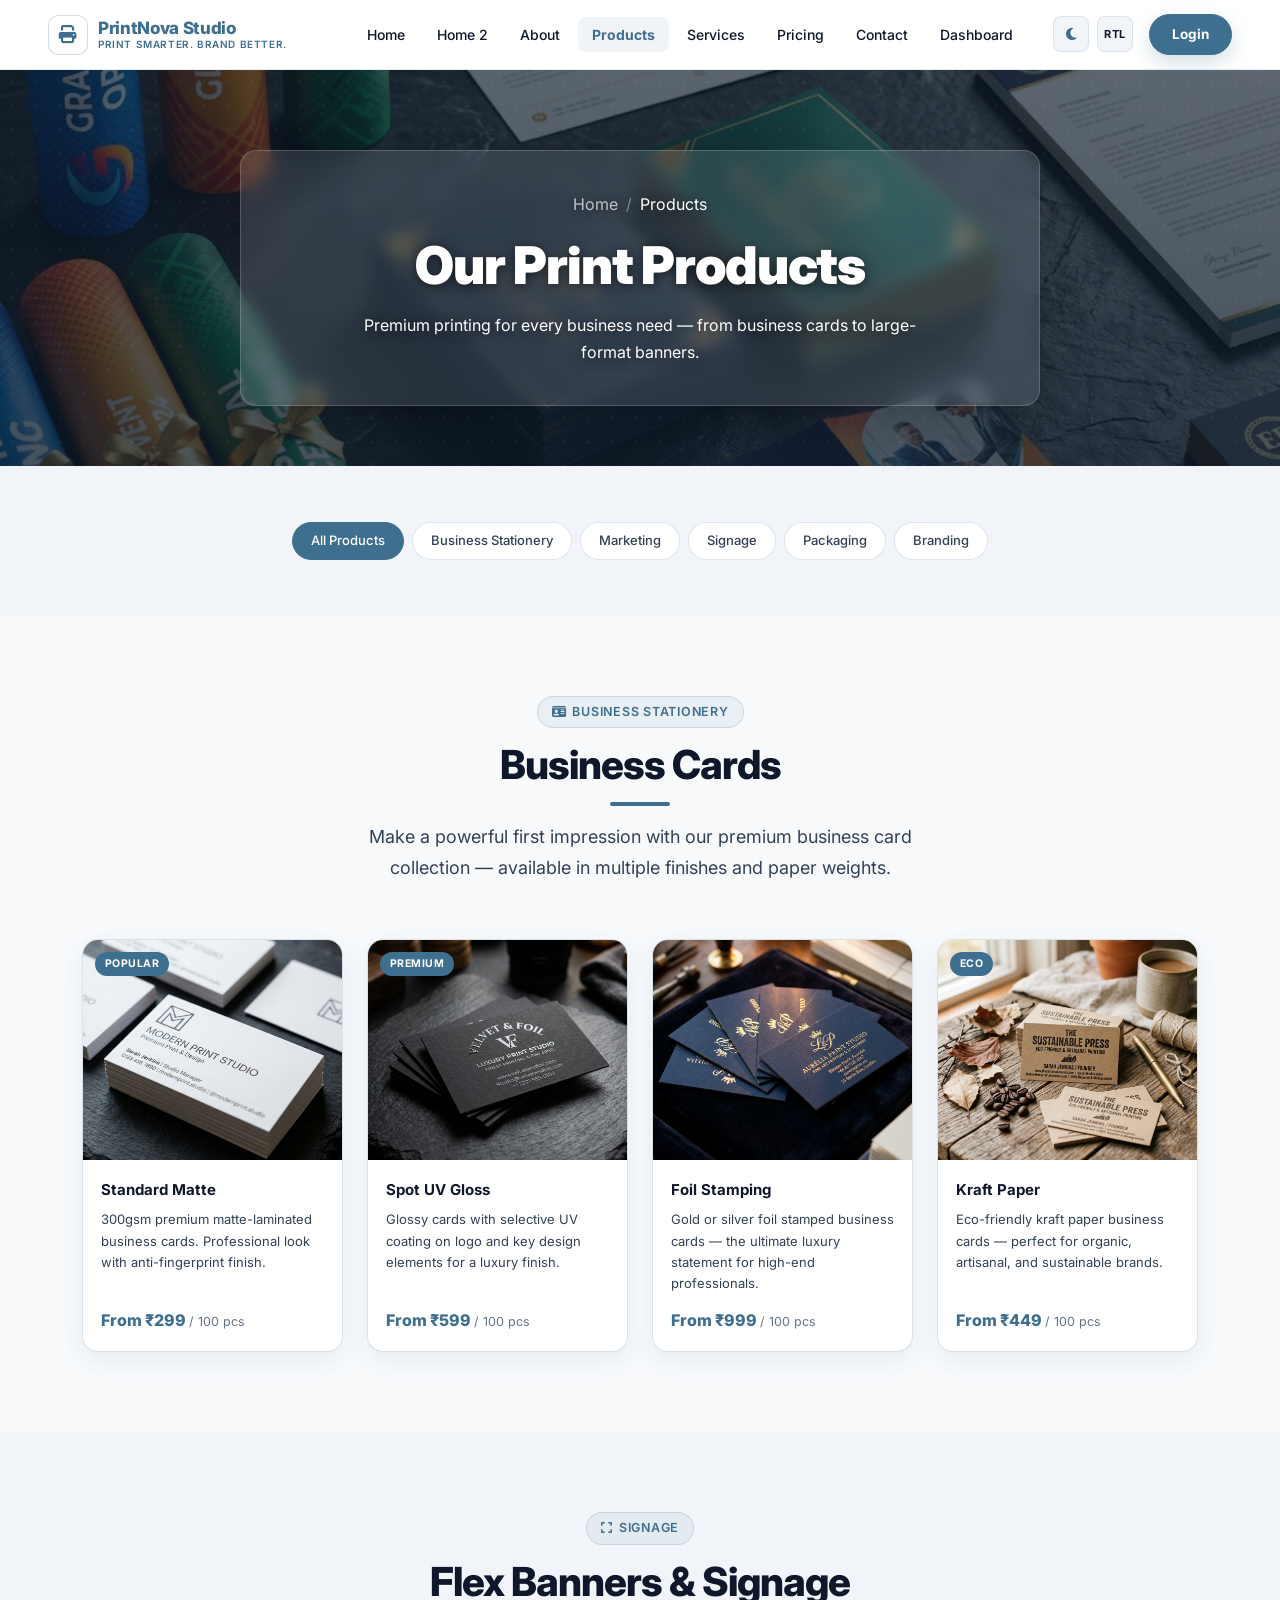
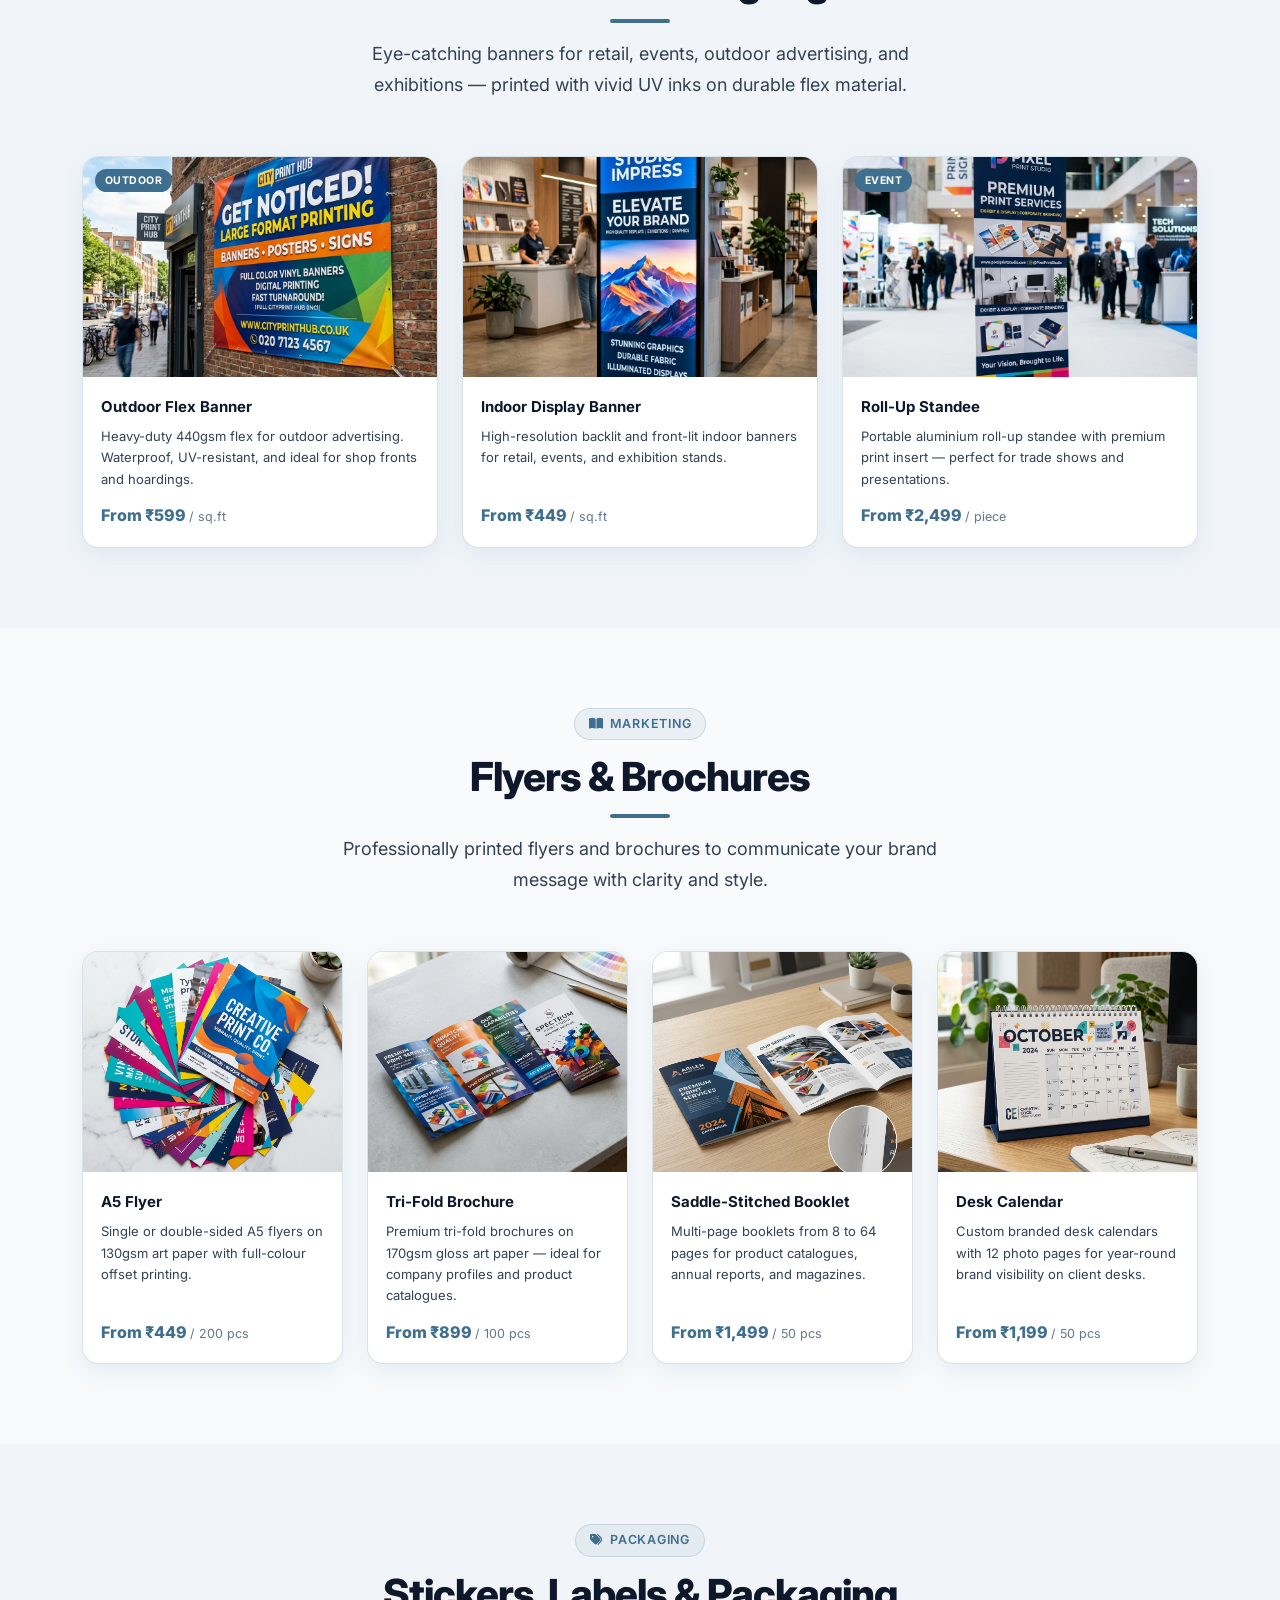
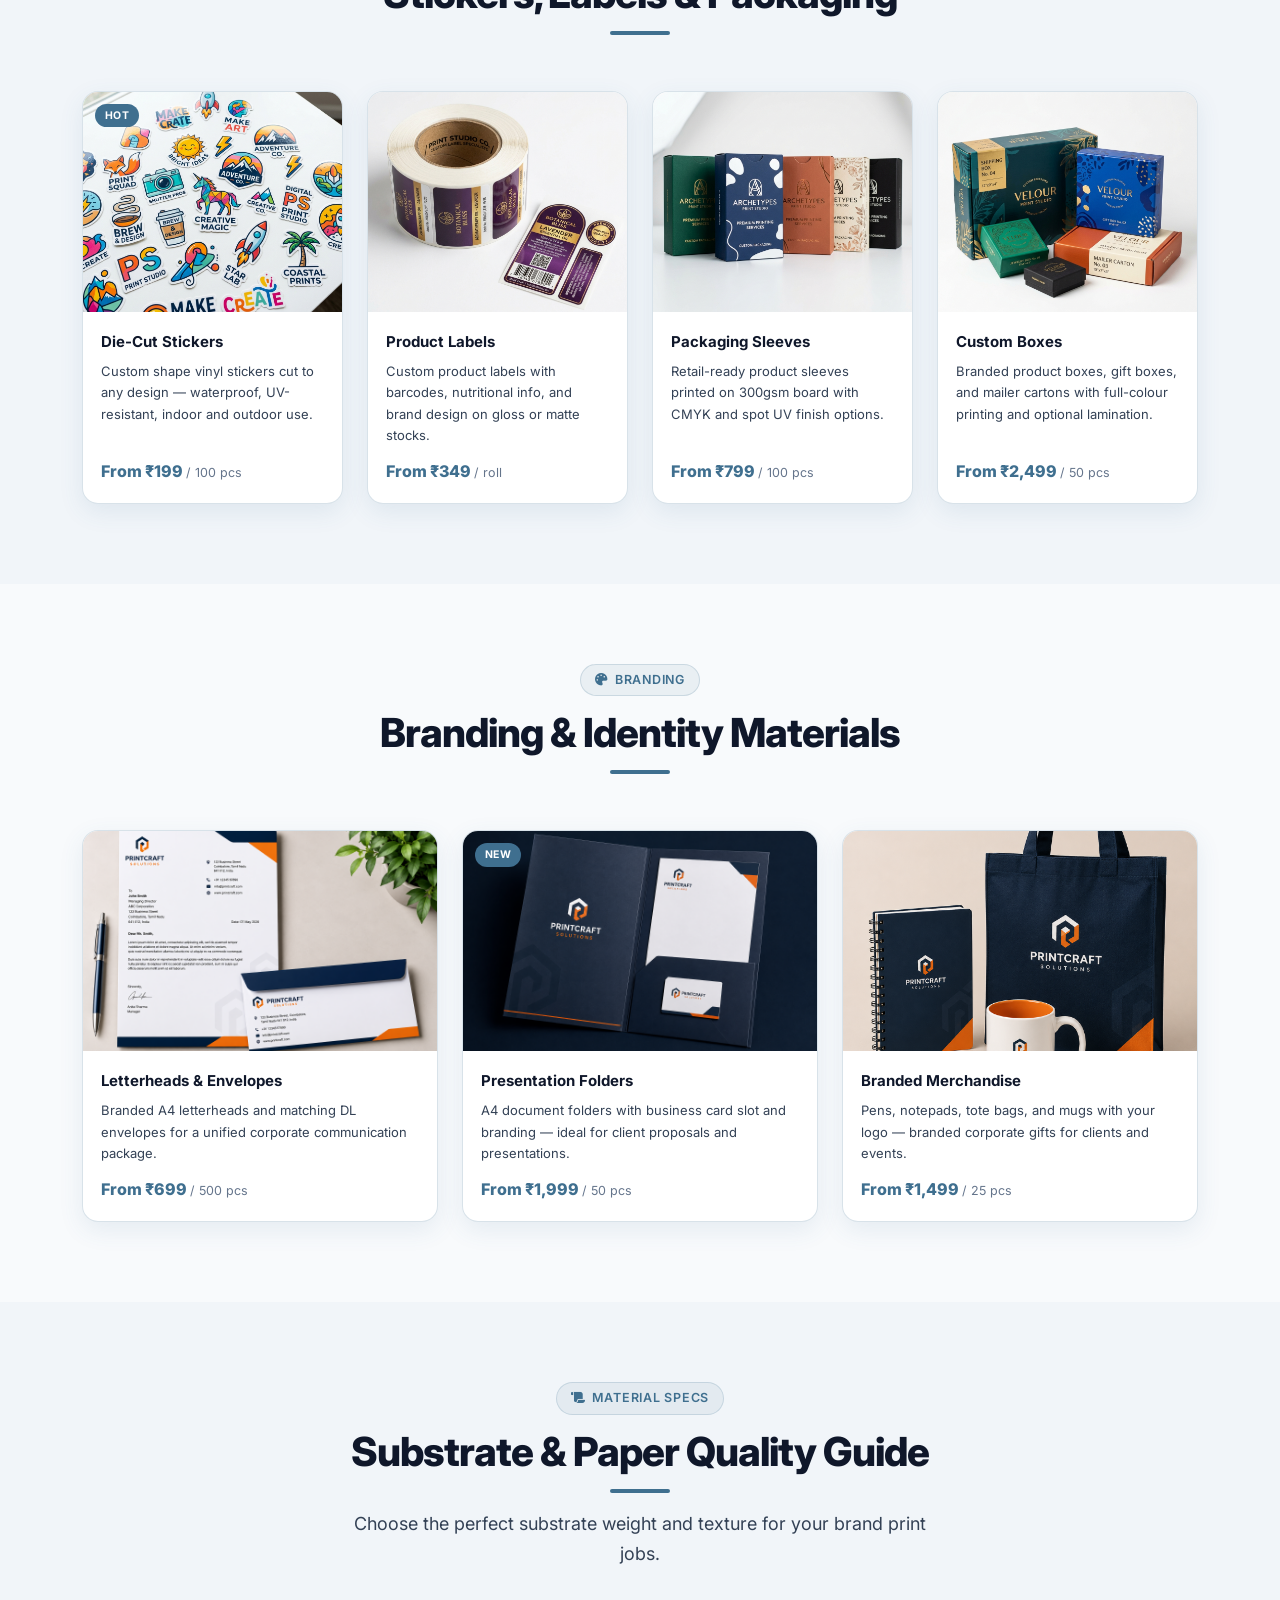
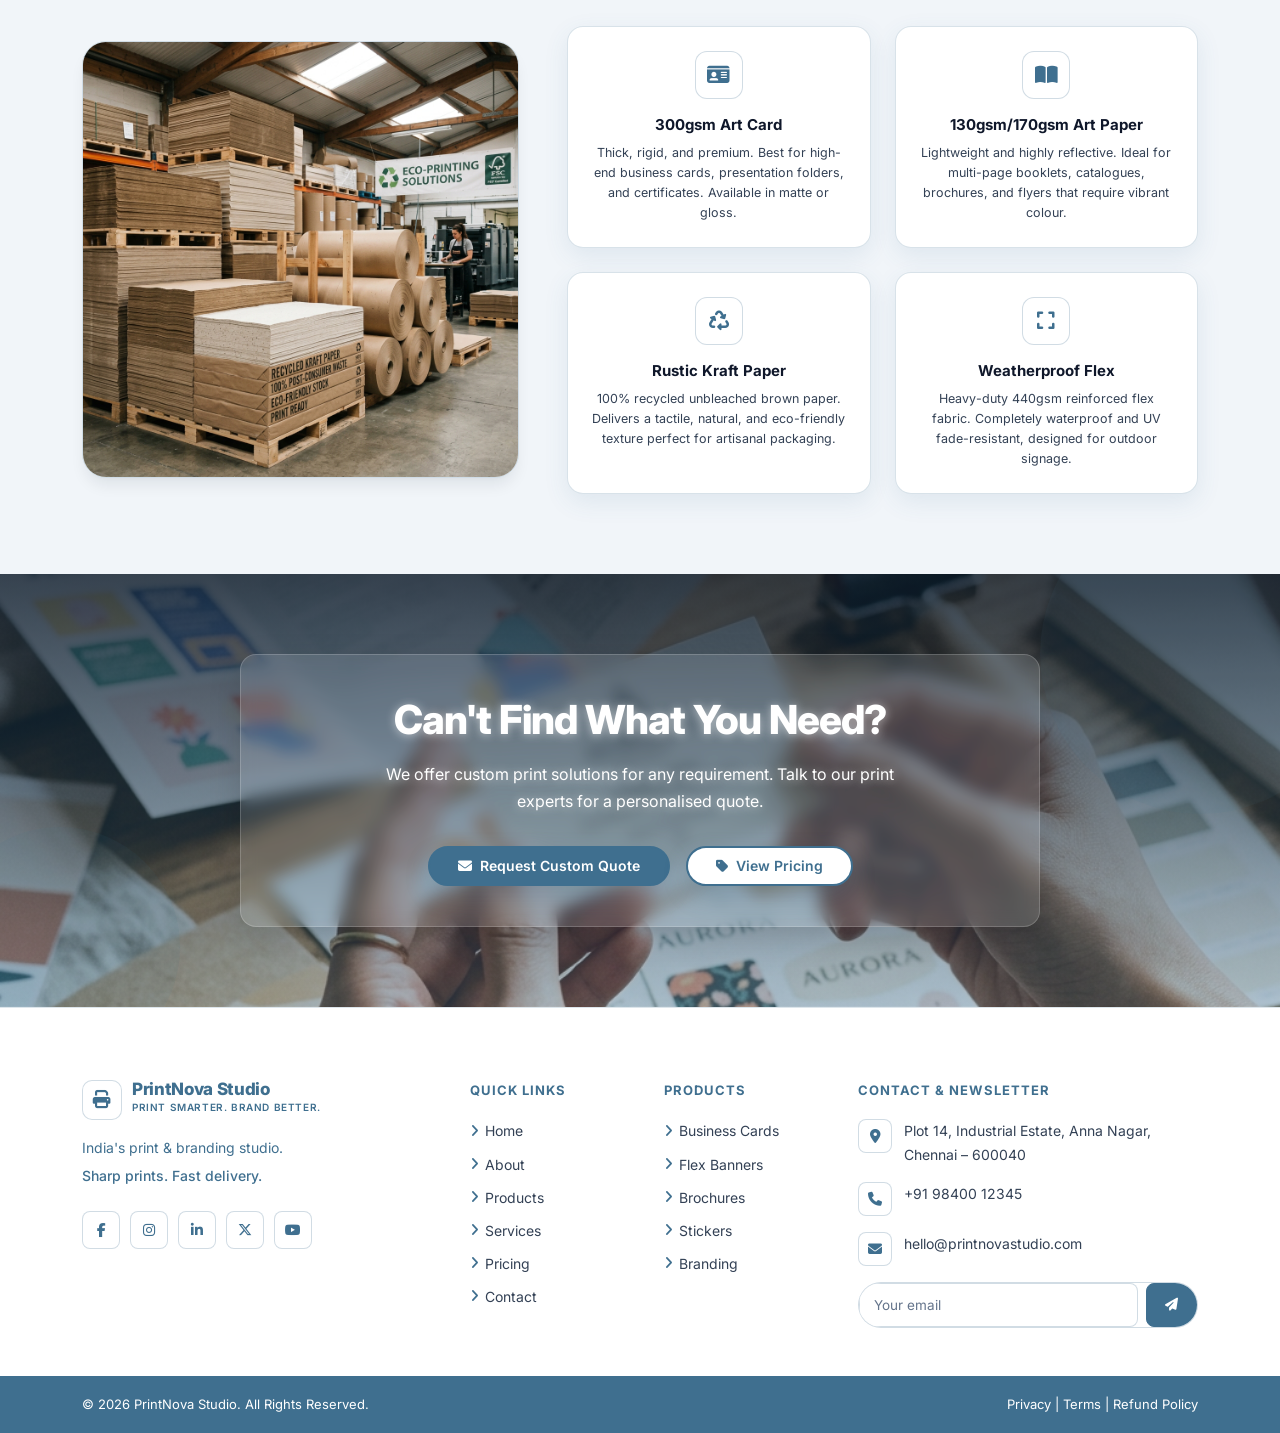
<file: products.html>
<!DOCTYPE html>
<html lang="en" data-theme="light" dir="ltr">

<head>
  <meta charset="UTF-8" />
  <meta name="viewport" content="width=device-width, initial-scale=1.0" />
  <title>Products – PrintNova Studio | Business Cards, Banners, Brochures &amp; More</title>
  <link rel="icon" type="image/svg+xml" href="images/favicon.svg" />
  <meta name="description"
    content="Browse PrintNova Studio's complete range of print products — business cards, flex banners, brochures, flyers, posters, stickers, and branding materials." />
  <link rel="stylesheet" href="https://cdn.jsdelivr.net/npm/bootstrap@5.3.3/dist/css/bootstrap.min.css" />
  <link rel="stylesheet" href="https://cdnjs.cloudflare.com/ajax/libs/font-awesome/6.5.1/css/all.min.css" />
  <link rel="stylesheet" href="https://cdn.jsdelivr.net/npm/aos@2.3.4/dist/aos.css" />
  <link href="https://fonts.googleapis.com/css2?family=Inter:wght@300;400;500;600;700;800;900&display=swap"
    rel="stylesheet" />
  <link rel="stylesheet" href="css/style.css?v=2.1" />
  <style>
    .filter-btn {
      background: var(--bg-surface);
      border: 1.5px solid var(--border-color);
      color: var(--text-secondary);
      padding: 7px 18px;
      border-radius: 20px;
      font-size: 13px;
      font-weight: 500;
      cursor: pointer;
      transition: var(--transition);
      font-family: var(--font-base);
    }

    .filter-btn.active,
    .filter-btn:hover {
      background: var(--pn-blue);
      border-color: var(--pn-blue);
      color: #fff;
    }
  </style>
</head>

<body>
  <!-- NAVBAR -->
  <nav class="pn-navbar navbar navbar-expand-lg" role="navigation" aria-label="Main Navigation">
    <div class="container-fluid px-4 px-md-5">
      <a class="navbar-brand" href="index.html">
        <div class="nav-logo-icon"><i class="fa-solid fa-print"></i></div>
        <div class="nav-brand-text"><span class="brand-name">PrintNova Studio</span><span class="brand-tag">Print
            Smarter. Brand Better.</span></div>
      </a>
      <button class="navbar-toggler border-0 ms-auto me-2" type="button" data-bs-toggle="offcanvas"
        data-bs-target="#mobileMenu"><i class="fa-solid fa-bars" style="font-size:18px;"></i></button>
      <div class="collapse navbar-collapse ms-4">
        <ul class="navbar-nav align-items-center gap-1">
          <li class="nav-item"><a class="nav-link" href="index.html">Home</a></li>
          <li class="nav-item"><a class="nav-link" href="home2.html">Home 2</a></li>
          <li class="nav-item"><a class="nav-link" href="about.html">About</a></li>
          <li class="nav-item"><a class="nav-link active" href="products.html">Products</a></li>
          <li class="nav-item"><a class="nav-link" href="services.html">Services</a></li>
          <li class="nav-item"><a class="nav-link" href="pricing.html">Pricing</a></li>
          <li class="nav-item"><a class="nav-link" href="contact.html">Contact</a></li>
          <li class="nav-item"><a class="nav-link" href="dashboard.html">Dashboard</a></li>
        </ul>
        <div class="d-flex align-items-center gap-2 ms-auto">
          <button class="nav-icon-btn" data-theme-toggle data-theme-icon><i class="fa-solid fa-moon"></i></button>
          <button class="nav-icon-btn" data-dir-toggle data-dir-icon><i
              class="fa-solid fa-arrow-left-to-bracket"></i></button>
          <a href="login.html" class="btn-nav-login ms-2">Login</a>
        </div>
      </div>
    </div>
  </nav>
  <div class="offcanvas offcanvas-end" tabindex="-1" id="mobileMenu">
    <div class="offcanvas-header"><a href="index.html" class="navbar-brand">
        <div class="nav-logo-icon" style="width:34px;height:34px;font-size:15px;"><i class="fa-solid fa-print"></i>
        </div>
        <div class="nav-brand-text"><span class="brand-name" style="font-size:15px;">PrintNova Studio</span></div>
      </a><button type="button" class="btn-close" data-bs-dismiss="offcanvas"></button></div>
    <div class="offcanvas-body d-flex flex-column p-0">
      <ul class="navbar-nav flex-column p-3">
        <li><a class="nav-link" href="index.html"><i class="fa-solid fa-house me-2"
              style="width:18px;color:var(--pn-blue);"></i>Home</a></li>
        <li><a class="nav-link" href="home2.html"><i class="fa-solid fa-layer-group me-2"
              style="width:18px;color:var(--pn-blue);"></i>Home 2</a></li>
        <li><a class="nav-link" href="about.html"><i class="fa-solid fa-circle-info me-2"
              style="width:18px;color:var(--pn-blue);"></i>About</a></li>
        <li><a class="nav-link active" href="products.html"><i class="fa-solid fa-box-open me-2"
              style="width:18px;color:var(--pn-blue);"></i>Products</a></li>
        <li><a class="nav-link" href="services.html"><i class="fa-solid fa-gears me-2"
              style="width:18px;color:var(--pn-blue);"></i>Services</a></li>
        <li><a class="nav-link" href="pricing.html"><i class="fa-solid fa-tag me-2"
              style="width:18px;color:var(--pn-blue);"></i>Pricing</a></li>
        <li><a class="nav-link" href="contact.html"><i class="fa-solid fa-envelope me-2"
              style="width:18px;color:var(--pn-blue);"></i>Contact</a></li>
        <li><a class="nav-link" href="dashboard.html"><i class="fa-solid fa-gauge-high me-2"
              style="width:18px;color:var(--pn-blue);"></i>Dashboard</a></li>
      </ul>
      <div class="px-3 pb-3 mt-2"><a href="login.html"
          class="btn-pn btn-pn-primary w-100 justify-content-center">Login</a></div>
      <div class="mobile-controls">
        <button class="nav-icon-btn flex-fill justify-content-center" data-theme-toggle data-theme-icon
          style="display:flex;align-items:center;gap:6px;"><i class="fa-solid fa-moon"></i><span
            style="font-size:12px;">Theme</span></button>
        <button class="nav-icon-btn flex-fill justify-content-center" data-dir-toggle data-dir-icon
          style="display:flex;align-items:center;gap:6px;"><i class="fa-solid fa-arrow-left-to-bracket"></i><span
            style="font-size:12px;">RTL</span></button>
      </div>
    </div>
  </div>

  <!-- PAGE BANNER -->
  <section
    style="background-image: linear-gradient(var(--cta-overlay-1), var(--cta-overlay-2)), url('images/banners/products.png'), url('file:///C:/Users/NIVETHA/.gemini/antigravity-ide/brain/9cc01bb4-d897-4782-8b10-37ea2616c0c7/products_hero_banner_cards_banners_1784980168704.png'); background-size: cover; background-position: center; background-repeat: no-repeat; padding:80px 0 60px; position:relative; overflow:hidden;"
    aria-label="Page Banner">
    <div
      style="position:absolute;inset:0;background-image:radial-gradient(rgba(255,255,255,.06) 1px,transparent 1px);background-size:24px 24px;">
    </div>
    <div class="container position-relative text-center" style="z-index:2;">
      <nav aria-label="breadcrumb" class="mb-3">
        <ol class="breadcrumb justify-content-center"
          style="--bs-breadcrumb-divider-color:rgba(255,255,255,.4);--bs-breadcrumb-color:rgba(255,255,255,.55);">
          <li class="breadcrumb-item"><a href="index.html"
              style="color:rgba(255,255,255,.6);text-decoration:none;">Home</a></li>
          <li class="breadcrumb-item active" style="color:#fff;">Products</li>
        </ol>
      </nav>
      <h1 style="font-size:clamp(30px,5vw,52px);font-weight:900;color:#fff;letter-spacing:-.025em;margin-bottom:14px;">
        Our Print Products</h1>
      <p style="font-size:16px;color:rgba(255,255,255,.8);max-width:560px;margin:0 auto;">Premium printing for every
        business need — from business cards to large-format banners.</p>
    </div>
  </section>

  <!-- FILTER BAR -->
  <section class="section-pad-sm bg-surface-2" aria-label="Product Filter">
    <div class="container">
      <div class="d-flex flex-wrap gap-2 justify-content-center" data-aos="fade-up">
        <button class="filter-btn active">All Products</button>
        <button class="filter-btn">Business Stationery</button>
        <button class="filter-btn">Marketing</button>
        <button class="filter-btn">Signage</button>
        <button class="filter-btn">Packaging</button>
        <button class="filter-btn">Branding</button>
      </div>
    </div>
  </section>

  <!-- SEC 1: BUSINESS CARDS -->
  <section class="section-pad" id="business-cards" aria-label="Business Cards">
    <div class="container">
      <div class="section-header" data-aos="fade-up">
        <span class="section-badge"><i class="fa-solid fa-id-card"></i> Business Stationery</span>
        <h2 class="section-title">Business Cards</h2>
        <div class="divider-gradient"></div>
        <p class="section-subtitle mt-3">Make a powerful first impression with our premium business card collection —
          available in multiple finishes and paper weights.</p>
      </div>
      <div class="row g-4">
        <div class="col-sm-6 col-lg-3" data-aos="fade-up" data-aos-delay="0">
          <div class="product-card">
            <div class="product-img-wrap"><img src="images/prod_card_matte.png"
                onerror="this.onerror=null; this.src='file:///C:/Users/NIVETHA/.gemini/antigravity-ide/brain/28aa48bf-7385-4548-9617-fb900c2e942b/prod_card_matte_1783671322526.png';"
                alt="Standard Matte Business Cards">
              <div class="product-overlay"><a href="dashboard.html" class="btn-pn btn-pn-white"
                  style="font-size:12px;padding:7px 16px;">Order Now</a></div><span class="product-tag">Popular</span>
            </div>
            <div class="product-info">
              <div class="product-name">Standard Matte</div>
              <div class="product-desc">300gsm premium matte-laminated business cards. Professional look with
                anti-fingerprint finish.</div>
              <div class="product-price">From ₹299 <span>/ 100 pcs</span></div>
            </div>
          </div>
        </div>
        <div class="col-sm-6 col-lg-3" data-aos="fade-up" data-aos-delay="100">
          <div class="product-card">
            <div class="product-img-wrap"><img src="images/prod_card_spotuv.png"
                onerror="this.onerror=null; this.src='file:///C:/Users/NIVETHA/.gemini/antigravity-ide/brain/28aa48bf-7385-4548-9617-fb900c2e942b/prod_card_spotuv_1783671333114.png';"
                alt="Spot UV Gloss Business Cards">
              <div class="product-overlay"><a href="dashboard.html" class="btn-pn btn-pn-white"
                  style="font-size:12px;padding:7px 16px;">Order Now</a></div><span class="product-tag">Premium</span>
            </div>
            <div class="product-info">
              <div class="product-name">Spot UV Gloss</div>
              <div class="product-desc">Glossy cards with selective UV coating on logo and key design elements for a
                luxury finish.</div>
              <div class="product-price">From ₹599 <span>/ 100 pcs</span></div>
            </div>
          </div>
        </div>
        <div class="col-sm-6 col-lg-3" data-aos="fade-up" data-aos-delay="200">
          <div class="product-card">
            <div class="product-img-wrap"><img src="images/prod_card_foil.png"
                onerror="this.onerror=null; this.src='file:///C:/Users/NIVETHA/.gemini/antigravity-ide/brain/28aa48bf-7385-4548-9617-fb900c2e942b/prod_card_foil_1783671343309.png';"
                alt="Foil Stamping Business Cards">
              <div class="product-overlay"><a href="dashboard.html" class="btn-pn btn-pn-white"
                  style="font-size:12px;padding:7px 16px;">Order Now</a></div>
            </div>
            <div class="product-info">
              <div class="product-name">Foil Stamping</div>
              <div class="product-desc">Gold or silver foil stamped business cards — the ultimate luxury statement for
                high-end professionals.</div>
              <div class="product-price">From ₹999 <span>/ 100 pcs</span></div>
            </div>
          </div>
        </div>
        <div class="col-sm-6 col-lg-3" data-aos="fade-up" data-aos-delay="300">
          <div class="product-card">
            <div class="product-img-wrap"><img src="images/prod_card_kraft.png"
                onerror="this.onerror=null; this.src='file:///C:/Users/NIVETHA/.gemini/antigravity-ide/brain/28aa48bf-7385-4548-9617-fb900c2e942b/prod_card_kraft_1783671362555.png';"
                alt="Kraft Paper Business Cards">
              <div class="product-overlay"><a href="dashboard.html" class="btn-pn btn-pn-white"
                  style="font-size:12px;padding:7px 16px;">Order Now</a></div>
            </div>
            <div class="product-info">
              <span class="product-tag">Eco</span>
              <div class="product-name">Kraft Paper</div>
              <div class="product-desc">Eco-friendly kraft paper business cards — perfect for organic, artisanal, and
                sustainable brands.</div>
              <div class="product-price">From ₹449 <span>/ 100 pcs</span></div>
            </div>
          </div>
        </div>
      </div>
    </div>
  </section>

  <!-- SEC 2: FLEX BANNERS -->
  <section class="section-pad bg-surface-2" id="banners" aria-label="Banners">
    <div class="container">
      <div class="section-header" data-aos="fade-up">
        <span class="section-badge"><i class="fa-solid fa-expand"></i> Signage</span>
        <h2 class="section-title">Flex Banners &amp; Signage</h2>
        <div class="divider-gradient"></div>
        <p class="section-subtitle mt-3">Eye-catching banners for retail, events, outdoor advertising, and exhibitions —
          printed with vivid UV inks on durable flex material.</p>
      </div>
      <div class="row g-4">
        <div class="col-sm-6 col-lg-4" data-aos="fade-up" data-aos-delay="0">
          <div class="product-card">
            <div class="product-img-wrap"><img src="images/prod_banner_outdoor.png"
                onerror="this.onerror=null; this.src='file:///C:/Users/NIVETHA/.gemini/antigravity-ide/brain/28aa48bf-7385-4548-9617-fb900c2e942b/prod_banner_outdoor_1783671373679.png';"
                alt="Outdoor Flex Banner">
              <div class="product-overlay"><a href="dashboard.html" class="btn-pn btn-pn-white"
                  style="font-size:12px;padding:7px 16px;">Order Now</a></div>
            </div>
            <div class="product-info">
              <span class="product-tag">Outdoor</span>
              <div class="product-name">Outdoor Flex Banner</div>
              <div class="product-desc">Heavy-duty 440gsm flex for outdoor advertising. Waterproof, UV-resistant, and
                ideal for shop fronts and hoardings.</div>
              <div class="product-price">From ₹599 <span>/ sq.ft</span></div>
            </div>
          </div>
        </div>
        <div class="col-sm-6 col-lg-4" data-aos="fade-up" data-aos-delay="100">
          <div class="product-card">
            <div class="product-img-wrap"><img src="images/prod_banner_indoor.png"
                onerror="this.onerror=null; this.src='file:///C:/Users/NIVETHA/.gemini/antigravity-ide/brain/28aa48bf-7385-4548-9617-fb900c2e942b/prod_banner_indoor_1783671384298.png';"
                alt="Indoor Display Banner">
              <div class="product-overlay"><a href="dashboard.html" class="btn-pn btn-pn-white"
                  style="font-size:12px;padding:7px 16px;">Order Now</a></div>
            </div>
            <div class="product-info">
              <div class="product-name">Indoor Display Banner</div>
              <div class="product-desc">High-resolution backlit and front-lit indoor banners for retail, events, and
                exhibition stands.</div>
              <div class="product-price">From ₹449 <span>/ sq.ft</span></div>
            </div>
          </div>
        </div>
        <div class="col-sm-6 col-lg-4" data-aos="fade-up" data-aos-delay="200">
          <div class="product-card">
            <div class="product-img-wrap"><img src="images/prod_banner_rollup.png"
                onerror="this.onerror=null; this.src='file:///C:/Users/NIVETHA/.gemini/antigravity-ide/brain/28aa48bf-7385-4548-9617-fb900c2e942b/prod_banner_rollup_1783671406054.png';"
                alt="Roll-Up Standee">
              <div class="product-overlay"><a href="dashboard.html" class="btn-pn btn-pn-white"
                  style="font-size:12px;padding:7px 16px;">Order Now</a></div>
            </div>
            <div class="product-info">
              <span class="product-tag">Event</span>
              <div class="product-name">Roll-Up Standee</div>
              <div class="product-desc">Portable aluminium roll-up standee with premium print insert — perfect for trade
                shows and presentations.</div>
              <div class="product-price">From ₹2,499 <span>/ piece</span></div>
            </div>
          </div>
        </div>
      </div>
    </div>
  </section>

  <!-- SEC 3: FLYERS & BROCHURES -->
  <section class="section-pad" id="brochures" aria-label="Flyers and Brochures">
    <div class="container">
      <div class="section-header" data-aos="fade-up">
        <span class="section-badge"><i class="fa-solid fa-book-open"></i> Marketing</span>
        <h2 class="section-title">Flyers &amp; Brochures</h2>
        <div class="divider-gradient"></div>
        <p class="section-subtitle mt-3">Professionally printed flyers and brochures to communicate your brand message
          with clarity and style.</p>
      </div>
      <div class="row g-4">
        <div class="col-sm-6 col-lg-3" data-aos="fade-up" data-aos-delay="0">
          <div class="product-card">
            <div class="product-img-wrap"><img src="images/prod_flyer_a5.png"
                onerror="this.onerror=null; this.src='file:///C:/Users/NIVETHA/.gemini/antigravity-ide/brain/28aa48bf-7385-4548-9617-fb900c2e942b/prod_flyer_a5_1783671415980.png';"
                alt="A5 Flyer">
              <div class="product-overlay"><a href="dashboard.html" class="btn-pn btn-pn-white"
                  style="font-size:12px;padding:7px 16px;">Order Now</a></div>
            </div>
            <div class="product-info">
              <div class="product-name">A5 Flyer</div>
              <div class="product-desc">Single or double-sided A5 flyers on 130gsm art paper with full-colour offset
                printing.</div>
              <div class="product-price">From ₹449 <span>/ 200 pcs</span></div>
            </div>
          </div>
        </div>
        <div class="col-sm-6 col-lg-3" data-aos="fade-up" data-aos-delay="100">
          <div class="product-card">
            <div class="product-img-wrap"><img src="images/prod_brochure_trifold.png"
                onerror="this.onerror=null; this.src='file:///C:/Users/NIVETHA/.gemini/antigravity-ide/brain/28aa48bf-7385-4548-9617-fb900c2e942b/prod_brochure_trifold_1783671427095.png';"
                alt="Tri-Fold Brochure">
              <div class="product-overlay"><a href="dashboard.html" class="btn-pn btn-pn-white"
                  style="font-size:12px;padding:7px 16px;">Order Now</a></div>
            </div>
            <div class="product-info">
              <div class="product-name">Tri-Fold Brochure</div>
              <div class="product-desc">Premium tri-fold brochures on 170gsm gloss art paper — ideal for company
                profiles and product catalogues.</div>
              <div class="product-price">From ₹899 <span>/ 100 pcs</span></div>
            </div>
          </div>
        </div>
        <div class="col-sm-6 col-lg-3" data-aos="fade-up" data-aos-delay="200">
          <div class="product-card">
            <div class="product-img-wrap"><img src="images/prod_booklet_saddle.png"
                onerror="this.onerror=null; this.src='file:///C:/Users/NIVETHA/.gemini/antigravity-ide/brain/28aa48bf-7385-4548-9617-fb900c2e942b/prod_booklet_saddle_1783671446070.png';"
                alt="Saddle-Stitched Booklet">
              <div class="product-overlay"><a href="dashboard.html" class="btn-pn btn-pn-white"
                  style="font-size:12px;padding:7px 16px;">Order Now</a></div>
            </div>
            <div class="product-info">
              <div class="product-name">Saddle-Stitched Booklet</div>
              <div class="product-desc">Multi-page booklets from 8 to 64 pages for product catalogues, annual reports,
                and magazines.</div>
              <div class="product-price">From ₹1,499 <span>/ 50 pcs</span></div>
            </div>
          </div>
        </div>
        <div class="col-sm-6 col-lg-3" data-aos="fade-up" data-aos-delay="300">
          <div class="product-card">
            <div class="product-img-wrap"><img src="images/prod_calendar_desk.png"
                onerror="this.onerror=null; this.src='file:///C:/Users/NIVETHA/.gemini/antigravity-ide/brain/28aa48bf-7385-4548-9617-fb900c2e942b/prod_calendar_desk_1783671486599.png';"
                alt="Desk Calendar">
              <div class="product-overlay"><a href="dashboard.html" class="btn-pn btn-pn-white"
                  style="font-size:12px;padding:7px 16px;">Order Now</a></div>
            </div>
            <div class="product-info">
              <div class="product-name">Desk Calendar</div>
              <div class="product-desc">Custom branded desk calendars with 12 photo pages for year-round brand
                visibility on client desks.</div>
              <div class="product-price">From ₹1,199 <span>/ 50 pcs</span></div>
            </div>
          </div>
        </div>
      </div>
    </div>
  </section>

  <!-- SEC 4: STICKERS & LABELS -->
  <section class="section-pad bg-surface-2" id="stickers" aria-label="Stickers">
    <div class="container">
      <div class="section-header" data-aos="fade-up">
        <span class="section-badge"><i class="fa-solid fa-tags"></i> Packaging</span>
        <h2 class="section-title">Stickers, Labels &amp; Packaging</h2>
        <div class="divider-gradient"></div>
      </div>
      <div class="row g-4">
        <div class="col-sm-6 col-lg-3" data-aos="fade-up" data-aos-delay="0">
          <div class="product-card">
            <div class="product-img-wrap"><img src="images/prod_sticker_diecut.png"
                onerror="this.onerror=null; this.src='file:///C:/Users/NIVETHA/.gemini/antigravity-ide/brain/28aa48bf-7385-4548-9617-fb900c2e942b/prod_sticker_diecut_1783671467697.png';"
                alt="Die-Cut Stickers">
              <div class="product-overlay"><a href="dashboard.html" class="btn-pn btn-pn-white"
                  style="font-size:12px;padding:7px 16px;">Order Now</a></div><span class="product-tag">Hot</span>
            </div>
            <div class="product-info">
              <div class="product-name">Die-Cut Stickers</div>
              <div class="product-desc">Custom shape vinyl stickers cut to any design — waterproof, UV-resistant, indoor
                and outdoor use.</div>
              <div class="product-price">From ₹199 <span>/ 100 pcs</span></div>
            </div>
          </div>
        </div>
        <div class="col-sm-6 col-lg-3" data-aos="fade-up" data-aos-delay="100">
          <div class="product-card">
            <div class="product-img-wrap"><img src="images/prod_label_product.png"
                onerror="this.onerror=null; this.src='file:///C:/Users/NIVETHA/.gemini/antigravity-ide/brain/28aa48bf-7385-4548-9617-fb900c2e942b/prod_label_product_1783671496545.png';"
                alt="Product Labels">
              <div class="product-overlay"><a href="dashboard.html" class="btn-pn btn-pn-white"
                  style="font-size:12px;padding:7px 16px;">Order Now</a></div>
            </div>
            <div class="product-info">
              <div class="product-name">Product Labels</div>
              <div class="product-desc">Custom product labels with barcodes, nutritional info, and brand design on gloss
                or matte stocks.</div>
              <div class="product-price">From ₹349 <span>/ roll</span></div>
            </div>
          </div>
        </div>
        <div class="col-sm-6 col-lg-3" data-aos="fade-up" data-aos-delay="200">
          <div class="product-card">
            <div class="product-img-wrap"><img src="images/prod_packaging_sleeves.png"
                onerror="this.onerror=null; this.src='file:///C:/Users/NIVETHA/.gemini/antigravity-ide/brain/28aa48bf-7385-4548-9617-fb900c2e942b/prod_packaging_sleeves_1783671505683.png';"
                alt="Packaging Sleeves">
              <div class="product-overlay"><a href="dashboard.html" class="btn-pn btn-pn-white"
                  style="font-size:12px;padding:7px 16px;">Order Now</a></div>
            </div>
            <div class="product-info">
              <div class="product-name">Packaging Sleeves</div>
              <div class="product-desc">Retail-ready product sleeves printed on 300gsm board with CMYK and spot UV
                finish options.</div>
              <div class="product-price">From ₹799 <span>/ 100 pcs</span></div>
            </div>
          </div>
        </div>
        <div class="col-sm-6 col-lg-3" data-aos="fade-up" data-aos-delay="300">
          <div class="product-card">
            <div class="product-img-wrap"><img src="images/prod_boxes_custom.png"
                onerror="this.onerror=null; this.src='file:///C:/Users/NIVETHA/.gemini/antigravity-ide/brain/28aa48bf-7385-4548-9617-fb900c2e942b/prod_boxes_custom_1783671680975.png';"
                alt="Custom Boxes">
              <div class="product-overlay"><a href="dashboard.html" class="btn-pn btn-pn-white"
                  style="font-size:12px;padding:7px 16px;">Order Now</a></div>
            </div>
            <div class="product-info">
              <div class="product-name">Custom Boxes</div>
              <div class="product-desc">Branded product boxes, gift boxes, and mailer cartons with full-colour printing
                and optional lamination.</div>
              <div class="product-price">From ₹2,499 <span>/ 50 pcs</span></div>
            </div>
          </div>
        </div>
      </div>
    </div>
  </section>

  <!-- SEC 5: BRANDING MATERIALS -->
  <section class="section-pad" id="branding" aria-label="Branding">
    <div class="container">
      <div class="section-header" data-aos="fade-up">
        <span class="section-badge"><i class="fa-solid fa-palette"></i> Branding</span>
        <h2 class="section-title">Branding &amp; Identity Materials</h2>
        <div class="divider-gradient"></div>
      </div>
      <div class="row g-4">
        <div class="col-sm-6 col-lg-4" data-aos="fade-up" data-aos-delay="0">
          <div class="product-card">
            <div class="product-img-wrap"><img src="images/pages/prod_letterhead.png" alt="Letterheads &amp; Envelopes">
              <div class="product-overlay"><a href="dashboard.html" class="btn-pn btn-pn-white"
                  style="font-size:12px;padding:7px 16px;">Order Now</a></div>
            </div>
            <div class="product-info">
              <div class="product-name">Letterheads &amp; Envelopes</div>
              <div class="product-desc">Branded A4 letterheads and matching DL envelopes for a unified corporate
                communication package.</div>
              <div class="product-price">From ₹699 <span>/ 500 pcs</span></div>
            </div>
          </div>
        </div>
        <div class="col-sm-6 col-lg-4" data-aos="fade-up" data-aos-delay="100">
          <div class="product-card">
            <div class="product-img-wrap"><img src="images/pages/prod_folders.png" alt="Presentation Folders">
              <div class="product-overlay"><a href="dashboard.html" class="btn-pn btn-pn-white"
                  style="font-size:12px;padding:7px 16px;">Order Now</a></div><span class="product-tag">New</span>
            </div>
            <div class="product-info">
              <div class="product-name">Presentation Folders</div>
              <div class="product-desc">A4 document folders with business card slot and branding — ideal for client
                proposals and presentations.</div>
              <div class="product-price">From ₹1,999 <span>/ 50 pcs</span></div>
            </div>
          </div>
        </div>
        <div class="col-sm-6 col-lg-4" data-aos="fade-up" data-aos-delay="200">
          <div class="product-card">
            <div class="product-img-wrap"><img src="images/pages/prod_merchandise.png" alt="Branded Merchandise">
              <div class="product-overlay"><a href="dashboard.html" class="btn-pn btn-pn-white"
                  style="font-size:12px;padding:7px 16px;">Order Now</a></div>
            </div>
            <div class="product-info">
              <div class="product-name">Branded Merchandise</div>
              <div class="product-desc">Pens, notepads, tote bags, and mugs with your logo — branded corporate gifts for
                clients and events.</div>
              <div class="product-price">From ₹1,499 <span>/ 25 pcs</span></div>
            </div>
          </div>
        </div>
      </div>
    </div>
  </section>

  <!-- PAPER & SUBSTRATE SPECIFICATION GUIDE -->
  <section class="section-pad bg-surface-2" aria-label="Material Specifications">
    <div class="container">
      <div class="section-header" data-aos="fade-up">
        <span class="section-badge"><i class="fa-solid fa-scroll"></i> Material Specs</span>
        <h2 class="section-title">Substrate &amp; Paper Quality Guide</h2>
        <div class="divider-gradient"></div>
        <p class="section-subtitle mt-3">Choose the perfect substrate weight and texture for your brand print jobs.</p>
      </div>
      <div class="row g-5 align-items-center">
        <div class="col-lg-5" data-aos="fade-right">
          <div style="border-radius:var(--radius-xl); overflow:hidden; box-shadow:var(--shadow-lg); border:1px solid var(--border-color); height:100%;">
            <img src="images/eco_fsc_paper.png" onerror="this.onerror=null; this.src='file:///C:/Users/NIVETHA/.gemini/antigravity-ide/brain/c7037c25-03a7-4db5-84be-1b852d559f81/eco_fsc_paper_1783937187288.png';" alt="Substrate and Paper Quality Guide" style="width:100%; height:100%; min-height:430px; object-fit:cover; display:block;">
          </div>
        </div>
        <div class="col-lg-7" data-aos="fade-left">
          <div class="row g-4">
            <div class="col-sm-6">
              <div class="pn-card text-center" style="height: 100%; background: var(--bg-surface); border: 1px solid var(--border-color); border-radius: var(--radius-lg); box-shadow: var(--shadow-sm); padding: 24px;">
                <div class="pn-card-body align-items-center" style="padding: 0;">
                  <div class="pn-card-icon icon-blue mx-auto" style="width:48px; height:48px; border-radius:12px; display:flex; align-items:center; justify-content:center; font-size:20px; margin-bottom:16px;"><i class="fa-solid fa-id-card"></i></div>
                  <div class="pn-card-title" style="font-size:15px; font-weight:700; color:var(--text-primary); margin-bottom:8px;">300gsm Art Card</div>
                  <div class="pn-card-text" style="font-size:12.5px; color:var(--text-secondary); line-height:1.6; margin:0;">Thick, rigid, and premium. Best for high-end business cards, presentation folders, and certificates. Available in matte or gloss.</div>
                </div>
              </div>
            </div>
            <div class="col-sm-6">
              <div class="pn-card text-center" style="height: 100%; background: var(--bg-surface); border: 1px solid var(--border-color); border-radius: var(--radius-lg); box-shadow: var(--shadow-sm); padding: 24px;">
                <div class="pn-card-body align-items-center" style="padding: 0;">
                  <div class="pn-card-icon icon-blue mx-auto" style="width:48px; height:48px; border-radius:12px; display:flex; align-items:center; justify-content:center; font-size:20px; margin-bottom:16px;"><i class="fa-solid fa-book-open"></i></div>
                  <div class="pn-card-title" style="font-size:15px; font-weight:700; color:var(--text-primary); margin-bottom:8px;">130gsm/170gsm Art Paper</div>
                  <div class="pn-card-text" style="font-size:12.5px; color:var(--text-secondary); line-height:1.6; margin:0;">Lightweight and highly reflective. Ideal for multi-page booklets, catalogues, brochures, and flyers that require vibrant colour.</div>
                </div>
              </div>
            </div>
            <div class="col-sm-6">
              <div class="pn-card text-center" style="height: 100%; background: var(--bg-surface); border: 1px solid var(--border-color); border-radius: var(--radius-lg); box-shadow: var(--shadow-sm); padding: 24px;">
                <div class="pn-card-body align-items-center" style="padding: 0;">
                  <div class="pn-card-icon icon-blue mx-auto" style="width:48px; height:48px; border-radius:12px; display:flex; align-items:center; justify-content:center; font-size:20px; margin-bottom:16px;"><i class="fa-solid fa-recycle"></i></div>
                  <div class="pn-card-title" style="font-size:15px; font-weight:700; color:var(--text-primary); margin-bottom:8px;">Rustic Kraft Paper</div>
                  <div class="pn-card-text" style="font-size:12.5px; color:var(--text-secondary); line-height:1.6; margin:0;">100% recycled unbleached brown paper. Delivers a tactile, natural, and eco-friendly texture perfect for artisanal packaging.</div>
                </div>
              </div>
            </div>
            <div class="col-sm-6">
              <div class="pn-card text-center" style="height: 100%; background: var(--bg-surface); border: 1px solid var(--border-color); border-radius: var(--radius-lg); box-shadow: var(--shadow-sm); padding: 24px;">
                <div class="pn-card-body align-items-center" style="padding: 0;">
                  <div class="pn-card-icon icon-blue mx-auto" style="width:48px; height:48px; border-radius:12px; display:flex; align-items:center; justify-content:center; font-size:20px; margin-bottom:16px;"><i class="fa-solid fa-expand"></i></div>
                  <div class="pn-card-title" style="font-size:15px; font-weight:700; color:var(--text-primary); margin-bottom:8px;">Weatherproof Flex</div>
                  <div class="pn-card-text" style="font-size:12.5px; color:var(--text-secondary); line-height:1.6; margin:0;">Heavy-duty 440gsm reinforced flex fabric. Completely waterproof and UV fade-resistant, designed for outdoor signage.</div>
                </div>
              </div>
            </div>
          </div>
        </div>
      </div>
    </div>
  </section>

  <!-- SEC 6: CTA -->
  <section class="cta-section cta-has-bg"
    style="background-image: linear-gradient(var(--cta-overlay-1), var(--cta-overlay-2)), url('images/cta/products.png'), url('file:///C:/Users/NIVETHA/.gemini/antigravity-ide/brain/43d818c6-9e5e-461c-b8e6-51fbe6b5acbc/cta_products_1783619024342.png'); background-size: cover; background-position: center; background-repeat: no-repeat;"
    aria-label="CTA">
    <div class="container position-relative text-center" style="z-index:2;">
      <h2 class="cta-title">Can't Find What You Need?</h2>
      <p class="cta-sub">We offer custom print solutions for any requirement. Talk to our print experts for a
        personalised quote.</p>
      <div class="d-flex flex-wrap gap-3 justify-content-center">
        <a href="contact.html" class="btn-pn btn-pn-white"><i class="fa-solid fa-envelope"></i> Request Custom Quote</a>
        <a href="pricing.html" class="btn-pn"
          style="background:rgba(255,255,255,.12);color:#fff;border:1.5px solid rgba(255,255,255,.35);"><i
            class="fa-solid fa-tag"></i> View Pricing</a>
      </div>
    </div>
  </section>

  <!-- FOOTER -->
  <footer class="pn-footer" role="contentinfo">
    <div class="container">
      <div class="row g-5">
        <div class="col-lg-4 col-md-6" data-aos="fade-up"><a href="index.html" class="footer-brand">
            <div class="nav-logo-icon" style="width:38px;height:38px;font-size:17px;"><i class="fa-solid fa-print"></i>
            </div>
            <div class="nav-brand-text"><span class="brand-name" style="color:#fff;font-size:16px;">PrintNova
                Studio</span></div>
          </a>
          <p class="footer-desc">India's print &amp; branding studio.</p>
          <div class="footer-social"><a href="#" class="social-btn" aria-label="Facebook"><i
                class="fa-brands fa-facebook-f"></i></a><a href="#" class="social-btn" aria-label="Instagram"><i
                class="fa-brands fa-instagram"></i></a><a href="#" class="social-btn" aria-label="LinkedIn"><i
                class="fa-brands fa-linkedin-in"></i></a><a href="#" class="social-btn" aria-label="Twitter"><i
                class="fa-brands fa-x-twitter"></i></a><a href="#" class="social-btn" aria-label="YouTube"><i
                class="fa-brands fa-youtube"></i></a></div>
        </div>
        <div class="col-lg-2 col-md-3 col-6" data-aos="fade-up" data-aos-delay="100">
          <div class="footer-heading">Quick Links</div>
          <ul class="footer-links">
            <li><a href="index.html"><i class="fa-solid fa-angle-right"></i> Home</a></li>
            <li><a href="about.html"><i class="fa-solid fa-angle-right"></i> About</a></li>
            <li><a href="products.html"><i class="fa-solid fa-angle-right"></i> Products</a></li>
            <li><a href="services.html"><i class="fa-solid fa-angle-right"></i> Services</a></li>
            <li><a href="pricing.html"><i class="fa-solid fa-angle-right"></i> Pricing</a></li>
            <li><a href="contact.html"><i class="fa-solid fa-angle-right"></i> Contact</a></li>
          </ul>
        </div>
        <div class="col-lg-2 col-md-3 col-6" data-aos="fade-up" data-aos-delay="150">
          <div class="footer-heading">Products</div>
          <ul class="footer-links">
            <li><a href="#business-cards"><i class="fa-solid fa-angle-right"></i> Business Cards</a></li>
            <li><a href="#banners"><i class="fa-solid fa-angle-right"></i> Flex Banners</a></li>
            <li><a href="#brochures"><i class="fa-solid fa-angle-right"></i> Brochures</a></li>
            <li><a href="#stickers"><i class="fa-solid fa-angle-right"></i> Stickers</a></li>
            <li><a href="#branding"><i class="fa-solid fa-angle-right"></i> Branding</a></li>
          </ul>
        </div>
        <div class="col-lg-4 col-md-6" data-aos="fade-up" data-aos-delay="200">
          <div class="footer-heading">Contact &amp; Newsletter</div>
          <div class="footer-contact-item">
            <div class="footer-contact-icon"><i class="fa-solid fa-location-dot"></i></div>
            <div>Plot 14, Industrial Estate, Anna Nagar, Chennai – 600040</div>
          </div>
          <div class="footer-contact-item">
            <div class="footer-contact-icon"><i class="fa-solid fa-phone"></i></div>
            <div>+91 98400 12345</div>
          </div>
          <div class="footer-contact-item">
            <div class="footer-contact-icon"><i class="fa-solid fa-envelope"></i></div>
            <div>hello@printnovastudio.com</div>
          </div>
          <form class="newsletter-form" onsubmit="event.preventDefault();showToast('Subscribed!','success');"><input
              type="email" class="newsletter-input" placeholder="Your email" required aria-label="Newsletter" /><button
              type="submit" class="btn-newsletter"><i class="fa-solid fa-paper-plane"></i></button></form>
        </div>
      </div>
    </div>
    <div class="footer-bottom">
      <div class="container">
        <div class="row align-items-center">
          <div class="col-md-6 text-center text-md-start">&copy; 2026 PrintNova Studio. All Rights Reserved.</div>
          <div class="col-md-6 text-center text-md-end mt-2 mt-md-0"><a href="#">Privacy</a> | <a href="#">Terms</a> |
            <a href="#">Refund Policy</a></div>
        </div>
      </div>
    </div>
  </footer>
  <button id="back-to-top" aria-label="Back to top"><i class="fa-solid fa-arrow-up"></i></button>
  <script src="https://cdn.jsdelivr.net/npm/bootstrap@5.3.3/dist/js/bootstrap.bundle.min.js"></script>
  <script src="https://cdn.jsdelivr.net/npm/aos@2.3.4/dist/aos.js"></script>
  <script src="js/main.js"></script>
  <script>
    document.querySelectorAll('.filter-btn').forEach(btn => {
      btn.addEventListener('click', function () {
        document.querySelectorAll('.filter-btn').forEach(b => b.classList.remove('active'));
        this.classList.add('active');

        const text = this.textContent.trim();
        let targetId = '';
        if (text === 'Business Stationery' || text === 'All Products') {
          targetId = 'business-cards';
        } else if (text === 'Marketing') {
          targetId = 'brochures';
        } else if (text === 'Signage') {
          targetId = 'banners';
        } else if (text === 'Packaging') {
          targetId = 'stickers';
        } else if (text === 'Branding') {
          targetId = 'branding';
        }

        if (targetId) {
          const element = document.getElementById(targetId);
          if (element) {
            const navbar = document.querySelector('.pn-navbar');
            const offset = navbar ? navbar.offsetHeight : 70;
            const bodyRect = document.body.getBoundingClientRect().top;
            const elementRect = element.getBoundingClientRect().top;
            const elementPosition = elementRect - bodyRect;
            const offsetPosition = elementPosition - offset - 15;

            window.scrollTo({
              top: offsetPosition,
              behavior: 'smooth'
            });
          }
        }
      });
    });
  </script>
</body>

</html>
</file>
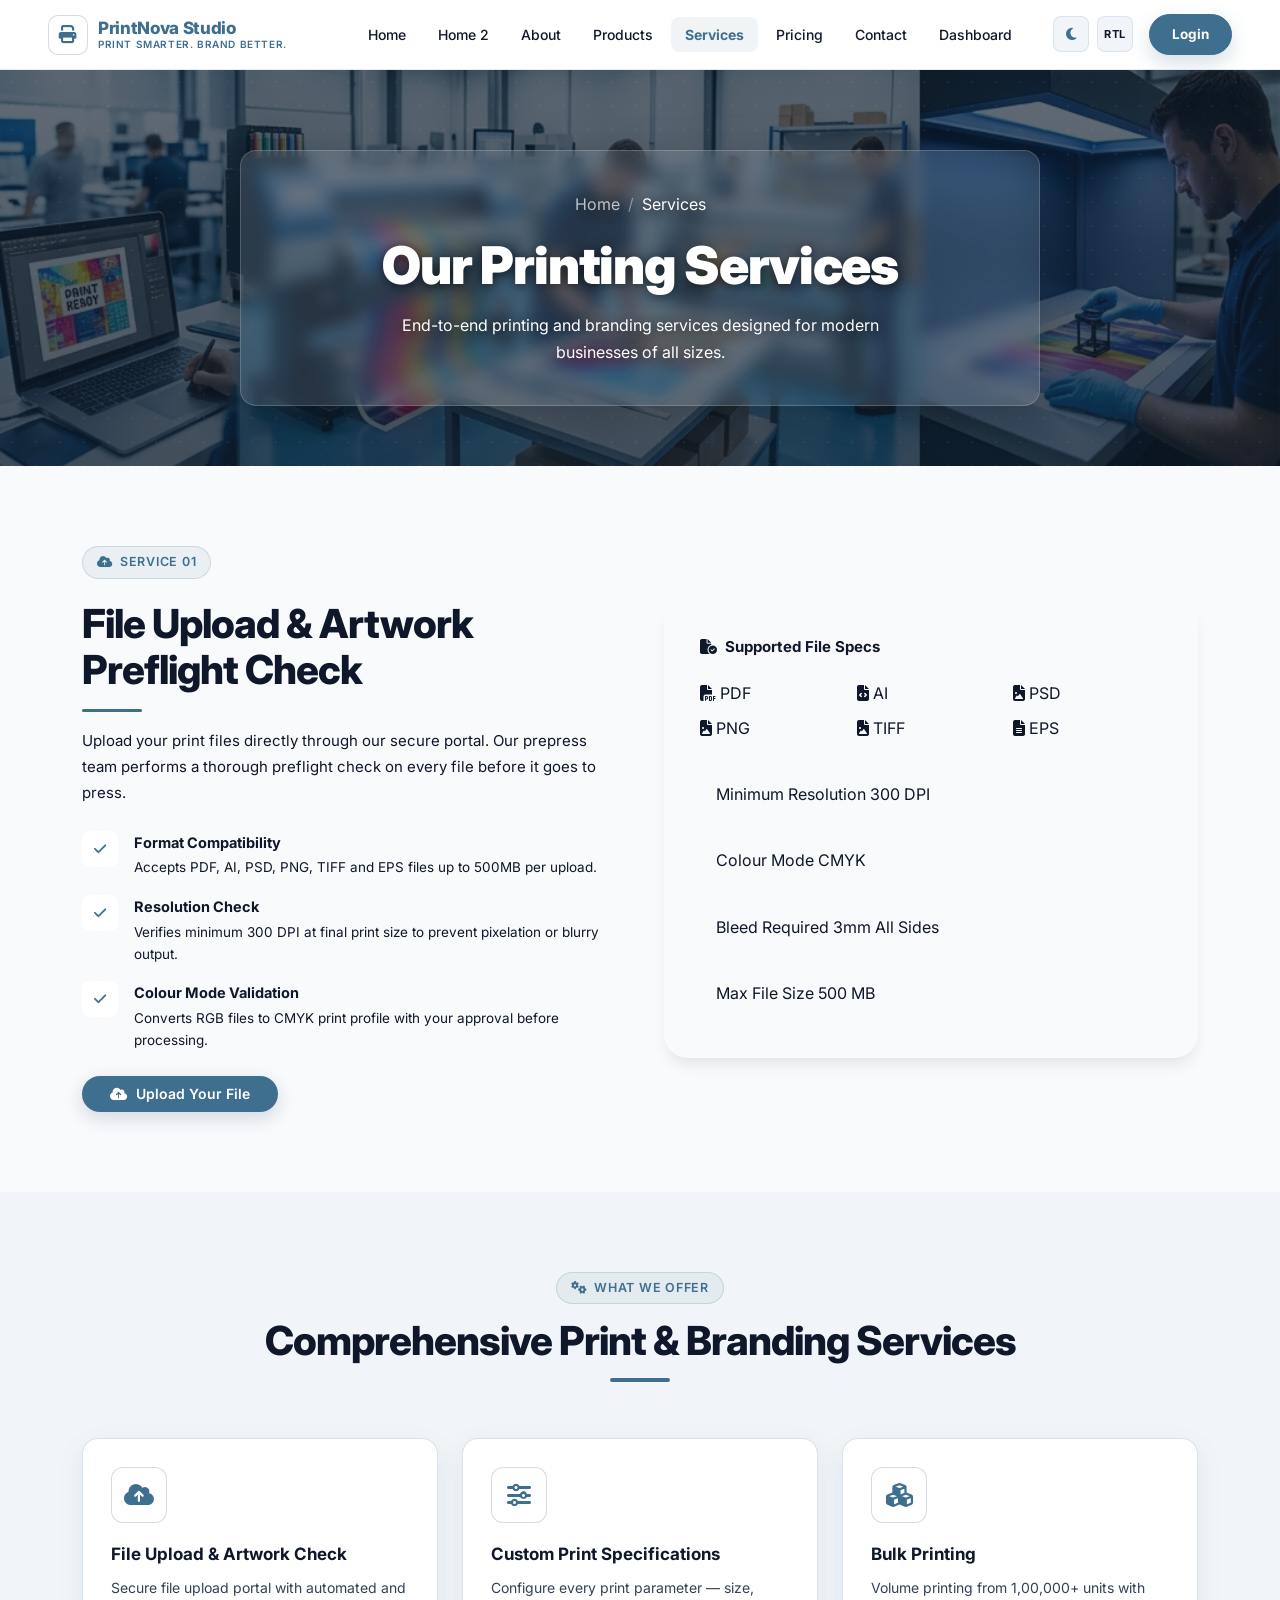
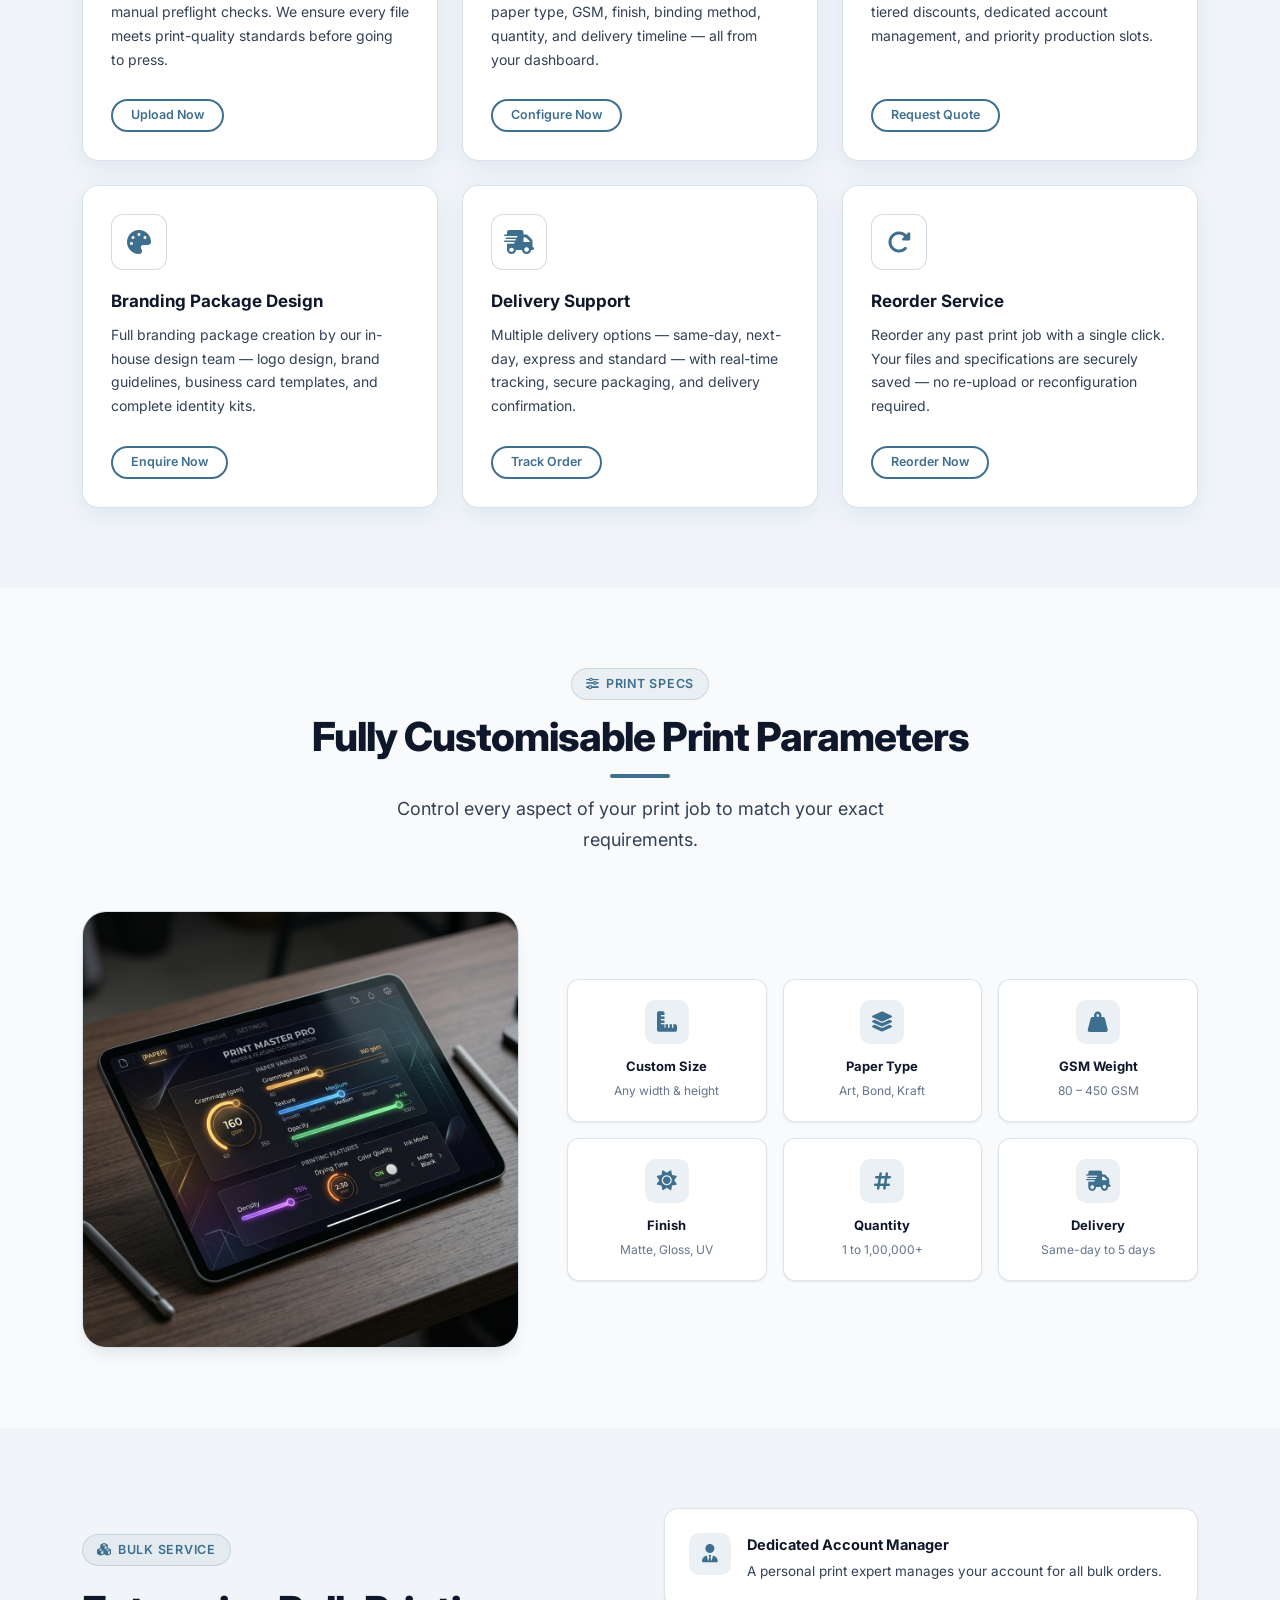
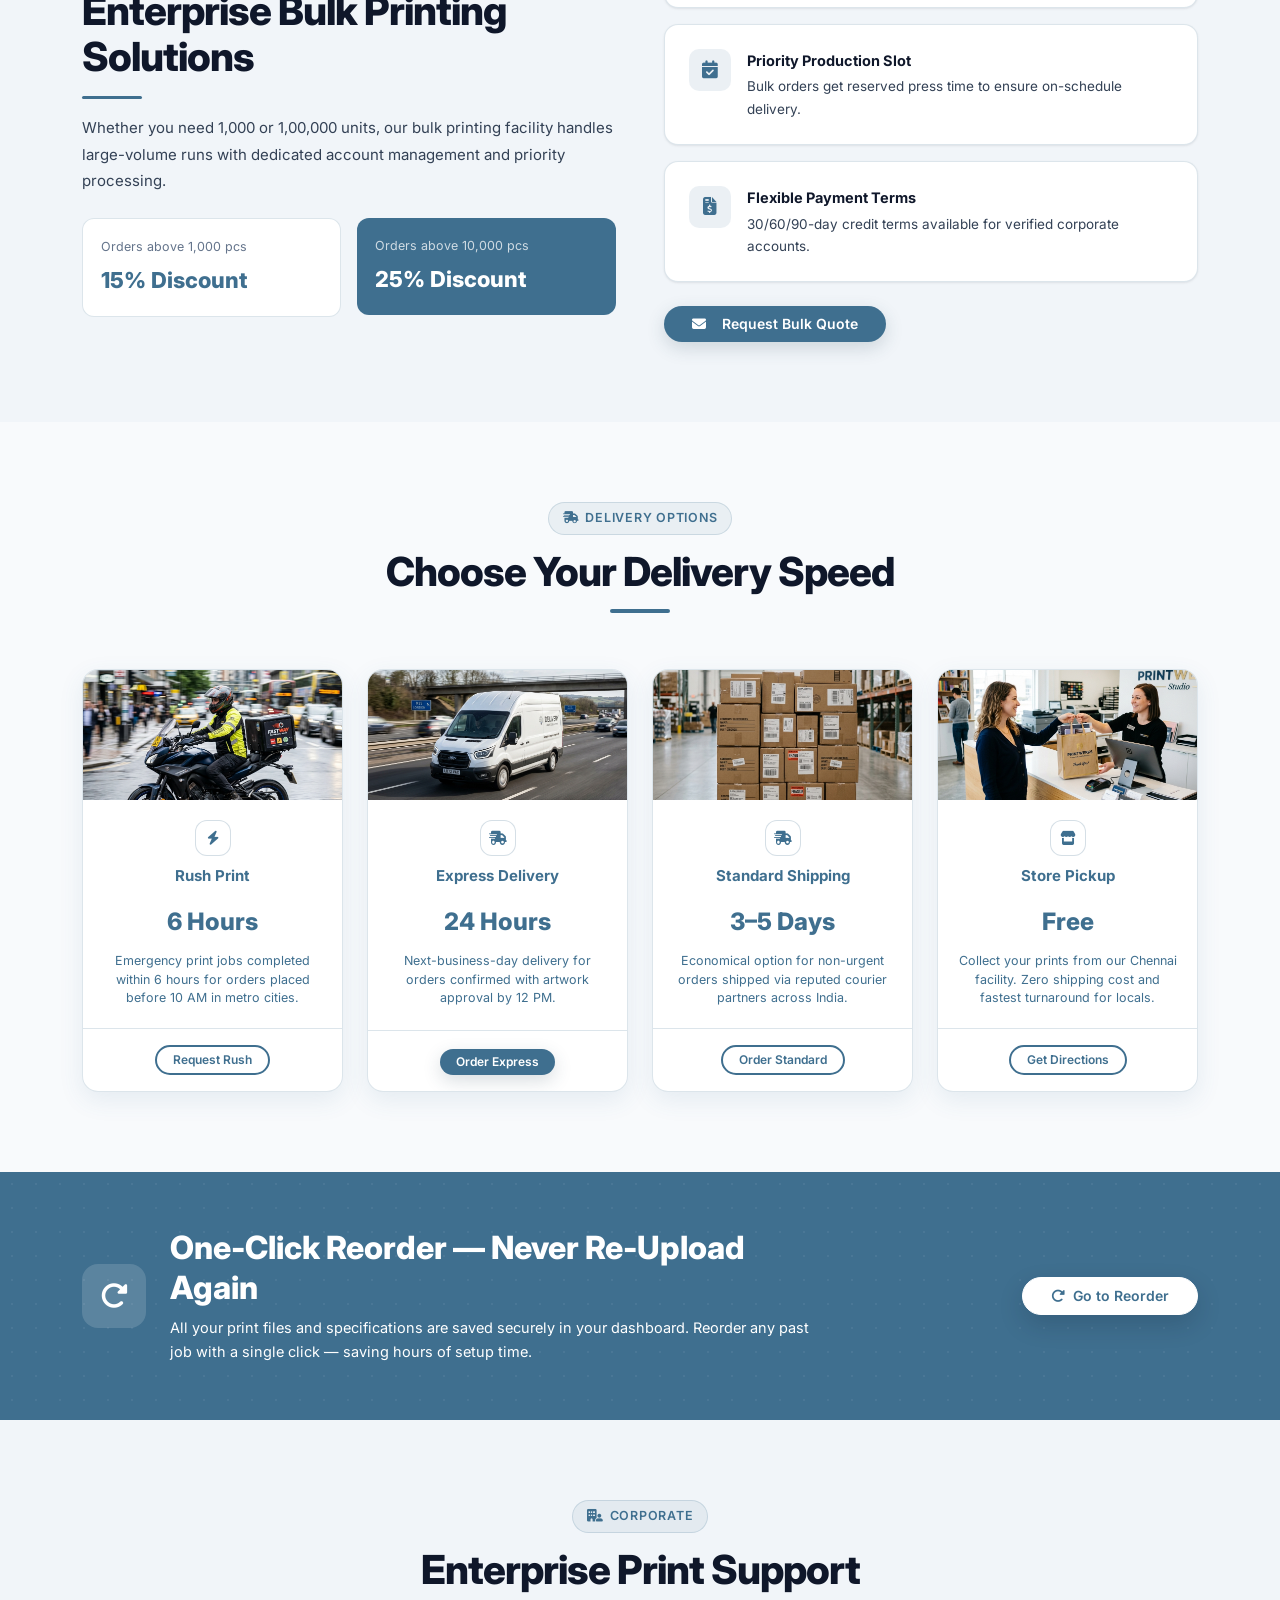
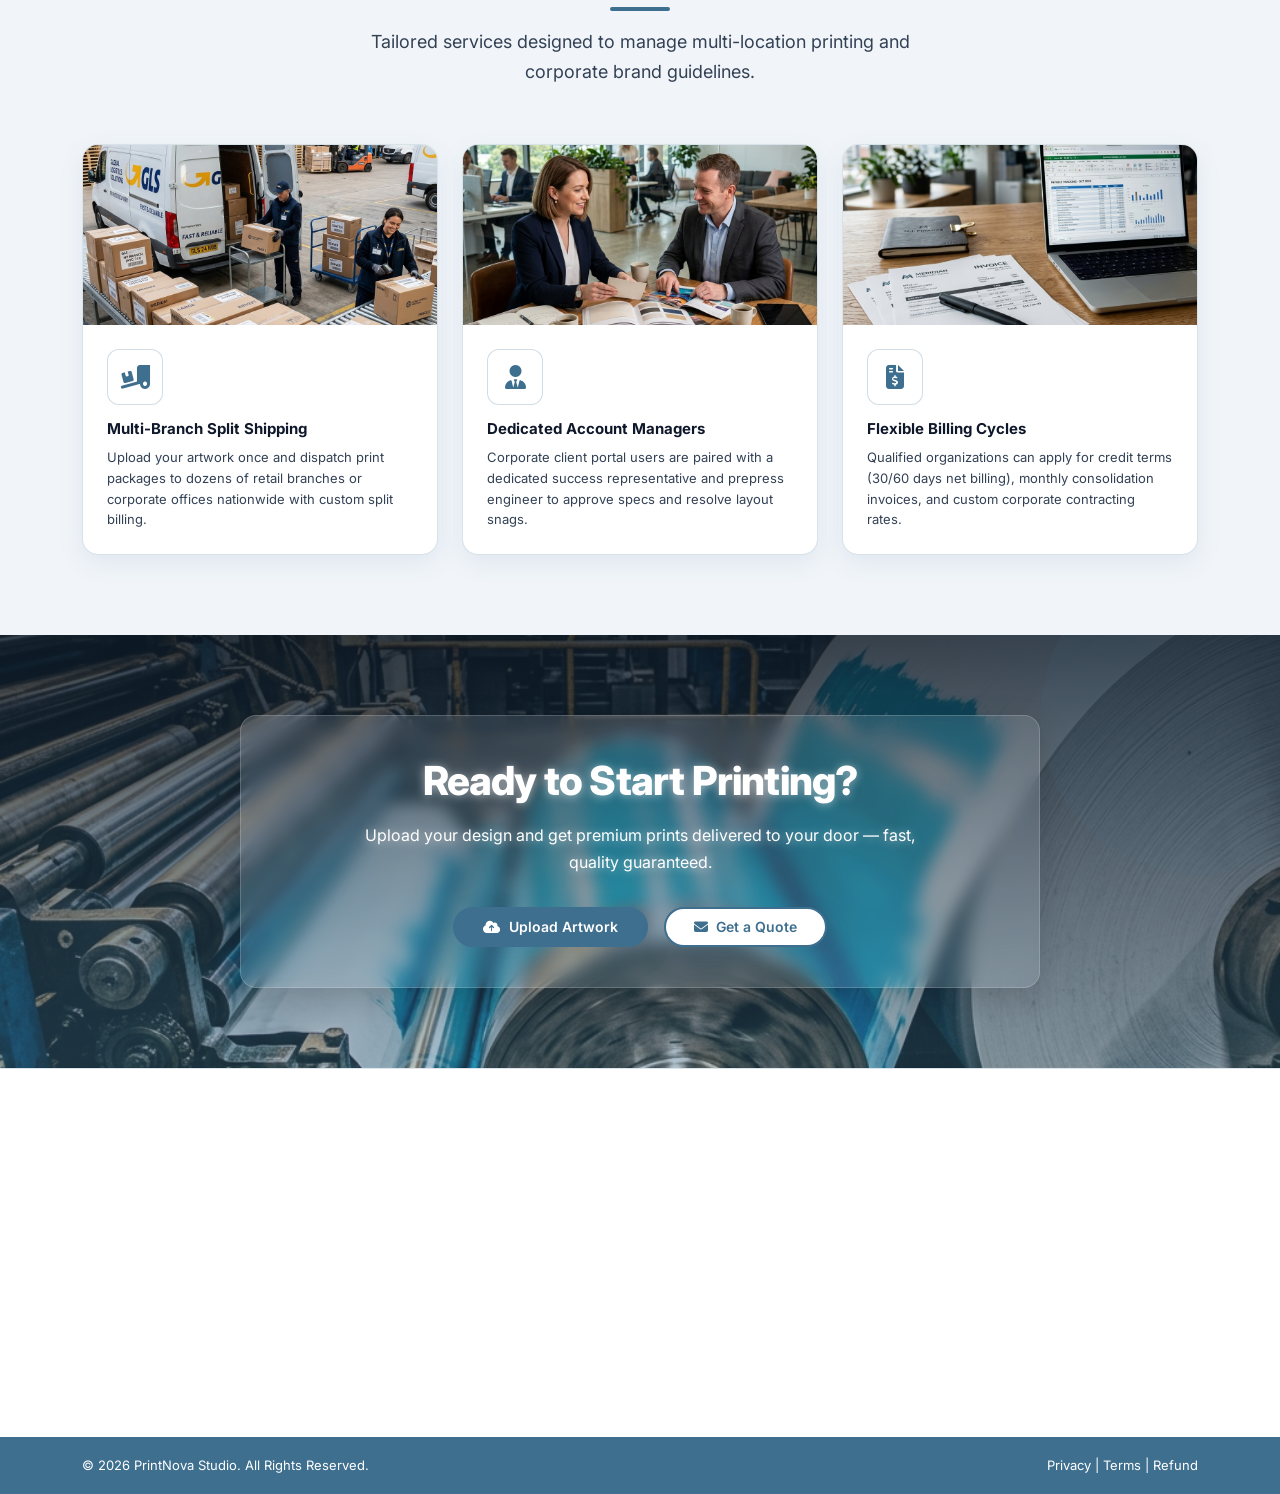
<file: services.html>
<!DOCTYPE html>
<html lang="en" data-theme="light" dir="ltr">

<head>
  <meta charset="UTF-8" />
  <meta name="viewport" content="width=device-width, initial-scale=1.0" />
  <title>Services – PrintNova Studio | Custom Print &amp; Branding Services</title>
  <link rel="icon" type="image/svg+xml" href="images/favicon.svg" />
  <meta name="description"
    content="Explore PrintNova Studio's complete service offering — file upload, custom print specs, bulk printing, branding design, delivery support, and reorder service." />
  <link rel="stylesheet" href="https://cdn.jsdelivr.net/npm/bootstrap@5.3.3/dist/css/bootstrap.min.css" />
  <link rel="stylesheet" href="https://cdnjs.cloudflare.com/ajax/libs/font-awesome/6.5.1/css/all.min.css" />
  <link rel="stylesheet" href="https://cdn.jsdelivr.net/npm/aos@2.3.4/dist/aos.css" />
  <link href="https://fonts.googleapis.com/css2?family=Inter:wght@300;400;500;600;700;800;900&display=swap"
    rel="stylesheet" />
  <link rel="stylesheet" href="css/style.css?v=2.1" />
</head>

<body>
  <!-- NAVBAR -->
  <nav class="pn-navbar navbar navbar-expand-lg" role="navigation">
    <div class="container-fluid px-4 px-md-5">
      <a class="navbar-brand" href="index.html">
        <div class="nav-logo-icon"><i class="fa-solid fa-print"></i></div>
        <div class="nav-brand-text"><span class="brand-name">PrintNova Studio</span><span class="brand-tag">Print
            Smarter. Brand Better.</span></div>
      </a>
      <button class="navbar-toggler border-0 ms-auto me-2" type="button" data-bs-toggle="offcanvas"
        data-bs-target="#mobileMenu"><i class="fa-solid fa-bars" style="font-size:18px;"></i></button>
      <div class="collapse navbar-collapse ms-4">
        <ul class="navbar-nav align-items-center gap-1">
          <li class="nav-item"><a class="nav-link" href="index.html">Home</a></li>
          <li class="nav-item"><a class="nav-link" href="home2.html">Home 2</a></li>
          <li class="nav-item"><a class="nav-link" href="about.html">About</a></li>
          <li class="nav-item"><a class="nav-link" href="products.html">Products</a></li>
          <li class="nav-item"><a class="nav-link active" href="services.html">Services</a></li>
          <li class="nav-item"><a class="nav-link" href="pricing.html">Pricing</a></li>
          <li class="nav-item"><a class="nav-link" href="contact.html">Contact</a></li>
          <li class="nav-item"><a class="nav-link" href="dashboard.html">Dashboard</a></li>
        </ul>
        <div class="d-flex align-items-center gap-2 ms-auto">
          <button class="nav-icon-btn" data-theme-toggle data-theme-icon><i class="fa-solid fa-moon"></i></button>
          <button class="nav-icon-btn" data-dir-toggle data-dir-icon><i
              class="fa-solid fa-arrow-left-to-bracket"></i></button>
          <a href="login.html" class="btn-nav-login ms-2">Login</a>
        </div>
      </div>
    </div>
  </nav>
  <div class="offcanvas offcanvas-end" tabindex="-1" id="mobileMenu">
    <div class="offcanvas-header"><a href="index.html" class="navbar-brand">
        <div class="nav-logo-icon" style="width:34px;height:34px;font-size:15px;"><i class="fa-solid fa-print"></i>
        </div>
        <div class="nav-brand-text"><span class="brand-name" style="font-size:15px;">PrintNova Studio</span></div>
      </a><button type="button" class="btn-close" data-bs-dismiss="offcanvas"></button></div>
    <div class="offcanvas-body d-flex flex-column p-0">
      <ul class="navbar-nav flex-column p-3">
        <li><a class="nav-link" href="index.html"><i class="fa-solid fa-house me-2"
              style="width:18px;color:var(--pn-blue);"></i>Home</a></li>
        <li><a class="nav-link" href="home2.html"><i class="fa-solid fa-layer-group me-2"
              style="width:18px;color:var(--pn-blue);"></i>Home 2</a></li>
        <li><a class="nav-link" href="about.html"><i class="fa-solid fa-circle-info me-2"
              style="width:18px;color:var(--pn-blue);"></i>About</a></li>
        <li><a class="nav-link" href="products.html"><i class="fa-solid fa-box-open me-2"
              style="width:18px;color:var(--pn-blue);"></i>Products</a></li>
        <li><a class="nav-link active" href="services.html"><i class="fa-solid fa-gears me-2"
              style="width:18px;color:var(--pn-blue);"></i>Services</a></li>
        <li><a class="nav-link" href="pricing.html"><i class="fa-solid fa-tag me-2"
              style="width:18px;color:var(--pn-blue);"></i>Pricing</a></li>
        <li><a class="nav-link" href="contact.html"><i class="fa-solid fa-envelope me-2"
              style="width:18px;color:var(--pn-blue);"></i>Contact</a></li>
        <li><a class="nav-link" href="dashboard.html"><i class="fa-solid fa-gauge-high me-2"
              style="width:18px;color:var(--pn-blue);"></i>Dashboard</a></li>
      </ul>
      <div class="px-3 pb-3 mt-2"><a href="login.html"
          class="btn-pn btn-pn-primary w-100 justify-content-center">Login</a></div>
      <div class="mobile-controls">
        <button class="nav-icon-btn flex-fill justify-content-center" data-theme-toggle data-theme-icon
          style="display:flex;align-items:center;gap:6px;"><i class="fa-solid fa-moon"></i><span
            style="font-size:12px;">Theme</span></button>
        <button class="nav-icon-btn flex-fill justify-content-center" data-dir-toggle data-dir-icon
          style="display:flex;align-items:center;gap:6px;"><i class="fa-solid fa-arrow-left-to-bracket"></i><span
            style="font-size:12px;">RTL</span></button>
      </div>
    </div>
  </div>

  <!-- PAGE BANNER -->
  <section
    style="background-image: linear-gradient(var(--cta-overlay-1), var(--cta-overlay-2)), url('images/banners/services.png'), url('file:///C:/Users/NIVETHA/.gemini/antigravity-ide/brain/43d818c6-9e5e-461c-b8e6-51fbe6b5acbc/banner_services_1783618927801.png'); background-size: cover; background-position: center; background-repeat: no-repeat; padding:80px 0 60px; position:relative; overflow:hidden;">
    <div
      style="position:absolute;inset:0;background-image:radial-gradient(rgba(255,255,255,.05) 1px,transparent 1px);background-size:24px 24px;">
    </div>
    <div class="container position-relative text-center" style="z-index:2;">
      <nav aria-label="breadcrumb" class="mb-3">
        <ol class="breadcrumb justify-content-center" style="--bs-breadcrumb-divider-color:rgba(255,255,255,.4);">
          <li class="breadcrumb-item"><a href="index.html"
              style="color:rgba(255,255,255,.6);text-decoration:none;">Home</a></li>
          <li class="breadcrumb-item active" style="color:#fff;">Services</li>
        </ol>
      </nav>
      <h1 style="font-size:clamp(30px,5vw,52px);font-weight:900;color:#fff;letter-spacing:-.025em;margin-bottom:14px;">
        Our Printing Services</h1>
      <p style="font-size:16px;color:rgba(255,255,255,.8);max-width:560px;margin:0 auto;">End-to-end printing and
        branding services designed for modern businesses of all sizes.</p>
    </div>
  </section>

  <!-- SEC 1: FILE UPLOAD & ARTWORK CHECK -->
  <section class="section-pad" aria-label="File Upload Service">
    <div class="container">
      <div class="row align-items-center g-5">
        <div class="col-lg-6" data-aos="fade-right">
          <span class="section-badge"><i class="fa-solid fa-cloud-arrow-up"></i> Service 01</span>
          <h2 class="section-title mt-2">File Upload &amp; Artwork Preflight Check</h2>
          <div class="section-line" style="margin:16px 0;"></div>
          <p class="service-lead-text" style="font-size:15px;line-height:1.75;margin-bottom:24px;">Upload your print files directly through our secure portal. Our prepress team performs a thorough preflight check on every file before it goes to press.</p>
          <div class="d-flex flex-column gap-3">
            <div class="d-flex align-items-start gap-3">
              <div class="service-icon-box" style="width:36px;height:36px;border-radius:8px;display:flex;align-items:center;justify-content:center;font-size:14px;flex-shrink:0;">
                <i class="fa-solid fa-check"></i></div>
              <div>
                <div class="service-item-title" style="font-size:14.5px;font-weight:700;margin-bottom:2px;">Format Compatibility</div>
                <div class="service-item-desc" style="font-size:13.5px;">Accepts PDF, AI, PSD, PNG, TIFF and EPS files up to 500MB per upload.</div>
              </div>
            </div>
            <div class="d-flex align-items-start gap-3">
              <div class="service-icon-box" style="width:36px;height:36px;border-radius:8px;display:flex;align-items:center;justify-content:center;font-size:14px;flex-shrink:0;">
                <i class="fa-solid fa-check"></i></div>
              <div>
                <div class="service-item-title" style="font-size:14.5px;font-weight:700;margin-bottom:2px;">Resolution Check</div>
                <div class="service-item-desc" style="font-size:13.5px;">Verifies minimum 300 DPI at final print size to prevent pixelation or blurry output.</div>
              </div>
            </div>
            <div class="d-flex align-items-start gap-3">
              <div class="service-icon-box" style="width:36px;height:36px;border-radius:8px;display:flex;align-items:center;justify-content:center;font-size:14px;flex-shrink:0;">
                <i class="fa-solid fa-check"></i></div>
              <div>
                <div class="service-item-title" style="font-size:14.5px;font-weight:700;margin-bottom:2px;">Colour Mode Validation</div>
                <div class="service-item-desc" style="font-size:13.5px;">Converts RGB files to CMYK print profile with your approval before processing.</div>
              </div>
            </div>
          </div>
          <a href="dashboard.html" class="btn-pn btn-pn-primary mt-4"><i class="fa-solid fa-cloud-arrow-up"></i> Upload Your File</a>
        </div>
        <div class="col-lg-6" data-aos="fade-left">
          <div class="service-spec-card" style="border-radius:var(--radius-xl);padding:36px;box-shadow:var(--shadow-lg);">
            <div class="service-spec-title" style="font-size:15px;font-weight:700;margin-bottom:20px;"><i class="fa-solid fa-file-circle-check" style="margin-right:8px;"></i>Supported File Specs</div>
            <div class="row g-2 mb-4">
              <div class="col-4"><div class="service-tag-box"><i class="fa-solid fa-file-pdf"></i> PDF</div></div>
              <div class="col-4"><div class="service-tag-box"><i class="fa-solid fa-file-code"></i> AI</div></div>
              <div class="col-4"><div class="service-tag-box"><i class="fa-solid fa-file-image"></i> PSD</div></div>
              <div class="col-4"><div class="service-tag-box"><i class="fa-solid fa-file-image"></i> PNG</div></div>
              <div class="col-4"><div class="service-tag-box"><i class="fa-solid fa-file-image"></i> TIFF</div></div>
              <div class="col-4"><div class="service-tag-box"><i class="fa-solid fa-file-lines"></i> EPS</div></div>
            </div>
            <div class="d-flex flex-column gap-2">
              <div class="service-spec-row p-3">
                <span class="spec-label">Minimum Resolution</span>
                <span class="spec-val">300 DPI</span>
              </div>
              <div class="service-spec-row p-3">
                <span class="spec-label">Colour Mode</span>
                <span class="spec-val">CMYK</span>
              </div>
              <div class="service-spec-row p-3">
                <span class="spec-label">Bleed Required</span>
                <span class="spec-val">3mm All Sides</span>
              </div>
              <div class="service-spec-row p-3">
                <span class="spec-label">Max File Size</span>
                <span class="spec-val">500 MB</span>
              </div>
            </div>
          </div>
        </div>
      </div>
    </div>
  </section>

  <!-- SEC 2: ALL 6 SERVICES GRID -->
  <section class="section-pad bg-surface-2" aria-label="All Services">
    <div class="container">
      <div class="section-header" data-aos="fade-up">
        <span class="section-badge"><i class="fa-solid fa-gears"></i> What We Offer</span>
        <h2 class="section-title">Comprehensive Print &amp; Branding Services</h2>
        <div class="divider-gradient"></div>
      </div>
      <div class="row g-4">
        <div class="col-md-6 col-lg-4" data-aos="fade-up" data-aos-delay="0">
          <div class="pn-card">
            <div class="pn-card-body">
              <div class="pn-card-icon icon-blue"><i class="fa-solid fa-cloud-arrow-up"></i></div>
              <div class="pn-card-title">File Upload &amp; Artwork Check</div>
              <div class="pn-card-text">Secure file upload portal with automated and manual preflight checks. We ensure
                every file meets print-quality standards before going to press.</div>
            </div>
            <div class="pn-card-footer"><a href="dashboard.html" class="btn-pn btn-pn-outline"
                style="font-size:12.5px;padding:8px 18px;">Upload Now</a></div>
          </div>
        </div>
        <div class="col-md-6 col-lg-4" data-aos="fade-up" data-aos-delay="100">
          <div class="pn-card">
            <div class="pn-card-body">
              <div class="pn-card-icon icon-orange"><i class="fa-solid fa-sliders"></i></div>
              <div class="pn-card-title">Custom Print Specifications</div>
              <div class="pn-card-text">Configure every print parameter — size, paper type, GSM, finish, binding method,
                quantity, and delivery timeline — all from your dashboard.</div>
            </div>
            <div class="pn-card-footer"><a href="dashboard.html" class="btn-pn btn-pn-outline"
                style="font-size:12.5px;padding:8px 18px;">Configure Now</a></div>
          </div>
        </div>
        <div class="col-md-6 col-lg-4" data-aos="fade-up" data-aos-delay="200">
          <div class="pn-card">
            <div class="pn-card-body">
              <div class="pn-card-icon icon-cyan"><i class="fa-solid fa-cubes"></i></div>
              <div class="pn-card-title">Bulk Printing</div>
              <div class="pn-card-text">Volume printing from 1,00,000+ units with tiered discounts, dedicated account
                management, and priority production slots.</div>
            </div>
            <div class="pn-card-footer"><a href="contact.html" class="btn-pn btn-pn-outline"
                style="font-size:12.5px;padding:8px 18px;">Request Quote</a></div>
          </div>
        </div>
        <div class="col-md-6 col-lg-4" data-aos="fade-up" data-aos-delay="0">
          <div class="pn-card">
            <div class="pn-card-body">
              <div class="pn-card-icon icon-yellow"><i class="fa-solid fa-palette"></i></div>
              <div class="pn-card-title">Branding Package Design</div>
              <div class="pn-card-text">Full branding package creation by our in-house design team — logo design, brand
                guidelines, business card templates, and complete identity kits.</div>
            </div>
            <div class="pn-card-footer"><a href="contact.html" class="btn-pn btn-pn-outline"
                style="font-size:12.5px;padding:8px 18px;">Enquire Now</a></div>
          </div>
        </div>
        <div class="col-md-6 col-lg-4" data-aos="fade-up" data-aos-delay="100">
          <div class="pn-card">
            <div class="pn-card-body">
              <div class="pn-card-icon icon-green"><i class="fa-solid fa-truck-fast"></i></div>
              <div class="pn-card-title">Delivery Support</div>
              <div class="pn-card-text">Multiple delivery options — same-day, next-day, express and standard — with
                real-time tracking, secure packaging, and delivery confirmation.</div>
            </div>
            <div class="pn-card-footer"><a href="dashboard.html" class="btn-pn btn-pn-outline"
                style="font-size:12.5px;padding:8px 18px;">Track Order</a></div>
          </div>
        </div>
        <div class="col-md-6 col-lg-4" data-aos="fade-up" data-aos-delay="200">
          <div class="pn-card">
            <div class="pn-card-body">
              <div class="pn-card-icon icon-purple"><i class="fa-solid fa-rotate-right"></i></div>
              <div class="pn-card-title">Reorder Service</div>
              <div class="pn-card-text">Reorder any past print job with a single click. Your files and specifications
                are securely saved — no re-upload or reconfiguration required.</div>
            </div>
            <div class="pn-card-footer"><a href="dashboard.html" class="btn-pn btn-pn-outline"
                style="font-size:12.5px;padding:8px 18px;">Reorder Now</a></div>
          </div>
        </div>
      </div>
    </div>
  </section>

  <!-- SEC 3: CUSTOM PRINT SPECS -->
  <section class="section-pad" aria-label="Print Specs">
    <div class="container">
      <div class="section-header" data-aos="fade-up">
        <span class="section-badge"><i class="fa-solid fa-sliders"></i> Print Specs</span>
        <h2 class="section-title">Fully Customisable Print Parameters</h2>
        <div class="divider-gradient"></div>
        <p class="section-subtitle mt-3">Control every aspect of your print job to match your exact requirements.</p>
      </div>
      <div class="row g-5 align-items-center">
        <div class="col-lg-5 align-self-stretch" data-aos="fade-right">
          <div style="border-radius:var(--radius-xl);overflow:hidden;box-shadow:var(--shadow-lg);border:1px solid var(--border-color);height:100%;">
            <img src="images/services_parameters.png" onerror="this.onerror=null; this.src='file:///C:/Users/NIVETHA/.gemini/antigravity-ide/brain/fd2e64b2-8f8b-458f-8177-729e7dcb8f58/services_parameters_1783881540471.png';" alt="Customisable Print Parameters" style="width:100%;height:100%;min-height:360px;object-fit:cover;display:block;">
          </div>
        </div>
        <div class="col-lg-7" data-aos="fade-left">
          <div class="row g-3">
            <div class="col-6 col-sm-4">
              <div style="background:var(--bg-surface);border:1px solid var(--border-color);border-radius:var(--radius-md);padding:20px;text-align:center;box-shadow:var(--shadow-sm);height:100%;">
                <div style="width:44px;height:44px;border-radius:10px;background:var(--pn-blue-light);display:flex;align-items:center;justify-content:center;color:var(--pn-blue);font-size:20px;margin:0 auto 12px;"><i class="fa-solid fa-ruler-combined"></i></div>
                <div style="font-size:13px;font-weight:700;color:var(--text-primary);margin-bottom:4px;">Custom Size</div>
                <div style="font-size:12px;color:var(--text-muted);">Any width &amp; height</div>
              </div>
            </div>
            <div class="col-6 col-sm-4">
              <div style="background:var(--bg-surface);border:1px solid var(--border-color);border-radius:var(--radius-md);padding:20px;text-align:center;box-shadow:var(--shadow-sm);height:100%;">
                <div style="width:44px;height:44px;border-radius:10px;background:var(--pn-blue-light);display:flex;align-items:center;justify-content:center;color:var(--pn-blue);font-size:20px;margin:0 auto 12px;"><i class="fa-solid fa-layer-group"></i></div>
                <div style="font-size:13px;font-weight:700;color:var(--text-primary);margin-bottom:4px;">Paper Type</div>
                <div style="font-size:12px;color:var(--text-muted);">Art, Bond, Kraft</div>
              </div>
            </div>
            <div class="col-6 col-sm-4">
              <div style="background:var(--bg-surface);border:1px solid var(--border-color);border-radius:var(--radius-md);padding:20px;text-align:center;box-shadow:var(--shadow-sm);height:100%;">
                <div style="width:44px;height:44px;border-radius:10px;background:var(--pn-blue-light);display:flex;align-items:center;justify-content:center;color:var(--pn-blue);font-size:20px;margin:0 auto 12px;"><i class="fa-solid fa-weight-hanging"></i></div>
                <div style="font-size:13px;font-weight:700;color:var(--text-primary);margin-bottom:4px;">GSM Weight</div>
                <div style="font-size:12px;color:var(--text-muted);">80 – 450 GSM</div>
              </div>
            </div>
            <div class="col-6 col-sm-4">
              <div style="background:var(--bg-surface);border:1px solid var(--border-color);border-radius:var(--radius-md);padding:20px;text-align:center;box-shadow:var(--shadow-sm);height:100%;">
                <div style="width:44px;height:44px;border-radius:10px;background:var(--pn-blue-light);display:flex;align-items:center;justify-content:center;color:var(--pn-blue);font-size:20px;margin:0 auto 12px;"><i class="fa-solid fa-sun"></i></div>
                <div style="font-size:13px;font-weight:700;color:var(--text-primary);margin-bottom:4px;">Finish</div>
                <div style="font-size:12px;color:var(--text-muted);">Matte, Gloss, UV</div>
              </div>
            </div>
            <div class="col-6 col-sm-4">
              <div style="background:var(--bg-surface);border:1px solid var(--border-color);border-radius:var(--radius-md);padding:20px;text-align:center;box-shadow:var(--shadow-sm);height:100%;">
                <div style="width:44px;height:44px;border-radius:10px;background:var(--pn-blue-light);display:flex;align-items:center;justify-content:center;color:var(--pn-blue);font-size:20px;margin:0 auto 12px;"><i class="fa-solid fa-hashtag"></i></div>
                <div style="font-size:13px;font-weight:700;color:var(--text-primary);margin-bottom:4px;">Quantity</div>
                <div style="font-size:12px;color:var(--text-muted);">1 to 1,00,000+</div>
              </div>
            </div>
            <div class="col-6 col-sm-4">
              <div style="background:var(--bg-surface);border:1px solid var(--border-color);border-radius:var(--radius-md);padding:20px;text-align:center;box-shadow:var(--shadow-sm);height:100%;">
                <div style="width:44px;height:44px;border-radius:10px;background:var(--pn-blue-light);display:flex;align-items:center;justify-content:center;color:var(--pn-blue);font-size:20px;margin:0 auto 12px;"><i class="fa-solid fa-truck-fast"></i></div>
                <div style="font-size:13px;font-weight:700;color:var(--text-primary);margin-bottom:4px;">Delivery</div>
                <div style="font-size:12px;color:var(--text-muted);">Same-day to 5 days</div>
              </div>
            </div>
          </div>
        </div>
      </div>
    </div>
  </section>

  <!-- SEC 4: BULK PRINTING -->
  <section class="section-pad bg-surface-2" aria-label="Bulk Printing">
    <div class="container">
      <div class="row align-items-center g-5">
        <div class="col-lg-6" data-aos="fade-right">
          <span class="section-badge"><i class="fa-solid fa-cubes"></i> Bulk Service</span>
          <h2 class="section-title mt-2">Enterprise Bulk Printing Solutions</h2>
          <div class="section-line" style="margin:16px 0;"></div>
          <p style="font-size:15px;color:var(--text-secondary);line-height:1.75;margin-bottom:24px;">Whether you need
            1,000 or 1,00,000 units, our bulk printing facility handles large-volume runs with dedicated account
            management and priority processing.</p>
          <div class="row g-3">
            <div class="col-sm-6">
              <div
                style="background:var(--bg-surface);border:1px solid var(--border-color);border-radius:12px;padding:18px;">
                <div style="font-size:12.5px;color:var(--text-muted);margin-bottom:4px;">Orders above 1,000 pcs</div>
                <div style="font-size:22px;font-weight:800;color:var(--pn-blue);">15% Discount</div>
              </div>
            </div>
            <div class="col-sm-6">
              <div style="background:var(--pn-blue);border-radius:12px;padding:18px;color:#fff;">
                <div style="font-size:12.5px;color:rgba(255,255,255,.75);margin-bottom:4px;">Orders above 10,000 pcs
                </div>
                <div style="font-size:22px;font-weight:800;color:#fff;">25% Discount</div>
              </div>
            </div>
          </div>
        </div>
        <div class="col-lg-6" data-aos="fade-left">
          <div class="d-flex flex-column gap-3">
            <div class="d-flex align-items-start gap-3 p-4"
              style="background:var(--bg-surface);border-radius:14px;border:1px solid var(--border-color);box-shadow:var(--shadow-sm);">
              <div
                style="width:42px;height:42px;border-radius:10px;background:var(--pn-blue-light);display:flex;align-items:center;justify-content:center;color:var(--pn-blue);font-size:18px;flex-shrink:0;">
                <i class="fa-solid fa-user-tie"></i></div>
              <div>
                <div style="font-size:14.5px;font-weight:700;color:var(--text-primary);margin-bottom:3px;">Dedicated
                  Account Manager</div>
                <div style="font-size:13.5px;color:var(--text-secondary);">A personal print expert manages your account
                  for all bulk orders.</div>
              </div>
            </div>
            <div class="d-flex align-items-start gap-3 p-4"
              style="background:var(--bg-surface);border-radius:14px;border:1px solid var(--border-color);box-shadow:var(--shadow-sm);">
              <div
                style="width:42px;height:42px;border-radius:10px;background:var(--pn-blue-light);display:flex;align-items:center;justify-content:center;color:var(--pn-blue);font-size:18px;flex-shrink:0;">
                <i class="fa-solid fa-calendar-check"></i></div>
              <div>
                <div style="font-size:14.5px;font-weight:700;color:var(--text-primary);margin-bottom:3px;">Priority
                  Production Slot</div>
                <div style="font-size:13.5px;color:var(--text-secondary);">Bulk orders get reserved press time to ensure
                  on-schedule delivery.</div>
              </div>
            </div>
            <div class="d-flex align-items-start gap-3 p-4"
              style="background:var(--bg-surface);border-radius:14px;border:1px solid var(--border-color);box-shadow:var(--shadow-sm);">
              <div
                style="width:42px;height:42px;border-radius:10px;background:var(--pn-blue-light);display:flex;align-items:center;justify-content:center;color:var(--pn-blue);font-size:18px;flex-shrink:0;">
                <i class="fa-solid fa-file-invoice-dollar"></i></div>
              <div>
                <div style="font-size:14.5px;font-weight:700;color:var(--text-primary);margin-bottom:3px;">Flexible
                  Payment Terms</div>
                <div style="font-size:13.5px;color:var(--text-secondary);">30/60/90-day credit terms available for
                  verified corporate accounts.</div>
              </div>
            </div>
            <div class="mt-2">
              <a href="contact.html" class="btn-pn btn-pn-primary"><i class="fa-solid fa-envelope me-2"></i> Request Bulk Quote</a>
            </div>
          </div>
        </div>
      </div>
    </div>
  </section>

  <!-- SEC 5: DELIVERY OPTIONS -->
  <section class="section-pad services-delivery-options" aria-label="Delivery">
    <div class="container">
      <div class="section-header" data-aos="fade-up">
        <span class="section-badge"><i class="fa-solid fa-truck-fast"></i> Delivery Options</span>
        <h2 class="section-title">Choose Your Delivery Speed</h2>
        <div class="divider-gradient"></div>
      </div>
      <div class="row g-4">
        <div class="col-sm-6 col-lg-3" data-aos="fade-up" data-aos-delay="0">
          <div class="pn-card text-center" style="height: 100%; overflow: hidden; display: flex; flex-direction: column;">
            <div style="height: 130px; overflow: hidden; position: relative;">
              <img src="images/delivery_rush.png" onerror="this.onerror=null; this.src='file:///C:/Users/NIVETHA/.gemini/antigravity-ide/brain/167ad293-24df-43c0-b73a-2d8ac3d44220/delivery_rush_1783942256299.png';" alt="Rush Print" style="width: 100%; height: 100%; object-fit: cover;">
            </div>
            <div class="pn-card-body align-items-center" style="flex: 1; padding: 20px;">
              <div class="pn-card-icon icon-blue mx-auto" style="width:36px; height:36px; font-size:14px; margin-bottom:10px;"><i class="fa-solid fa-bolt"></i></div>
              <div class="pn-card-title" style="font-size:15px; font-weight:700;">Rush Print</div>
              <div style="font-size:24px; font-weight:800; color:var(--pn-blue); margin:6px 0 10px;">6 Hours</div>
              <div class="pn-card-text" style="font-size:12.5px; line-height:1.5;">Emergency print jobs completed within 6 hours for orders placed before 10 AM in metro cities.</div>
            </div>
            <div class="pn-card-footer text-center" style="padding: 16px 20px; border-top: 1px solid var(--border-color); background: transparent;"><a href="contact.html" class="btn-pn btn-pn-outline" style="font-size:12px; padding:7px 16px;">Request Rush</a></div>
          </div>
        </div>
        <div class="col-sm-6 col-lg-3" data-aos="fade-up" data-aos-delay="100">
          <div class="pn-card text-center" style="height: 100%; overflow: hidden; display: flex; flex-direction: column;">
            <div style="height: 130px; overflow: hidden; position: relative;">
              <img src="images/delivery_express.png" onerror="this.onerror=null; this.src='file:///C:/Users/NIVETHA/.gemini/antigravity-ide/brain/167ad293-24df-43c0-b73a-2d8ac3d44220/delivery_express_1783942281699.png';" alt="Express Delivery" style="width: 100%; height: 100%; object-fit: cover;">
            </div>
            <div class="pn-card-body align-items-center" style="flex: 1; padding: 20px;">
              <div class="pn-card-icon icon-blue mx-auto" style="width:36px; height:36px; font-size:14px; margin-bottom:10px;"><i class="fa-solid fa-truck-fast"></i></div>
              <div class="pn-card-title" style="font-size:15px; font-weight:700;">Express Delivery</div>
              <div style="font-size:24px; font-weight:800; color:var(--pn-blue); margin:6px 0 10px;">24 Hours</div>
              <div class="pn-card-text" style="font-size:12.5px; line-height:1.5;">Next-business-day delivery for orders confirmed with artwork approval by 12 PM.</div>
            </div>
            <div class="pn-card-footer text-center" style="padding: 16px 20px; border-top: 1px solid var(--border-color); background: transparent;"><a href="dashboard.html" class="btn-pn btn-pn-primary" style="font-size:12px; padding:7px 16px;">Order Express</a></div>
          </div>
        </div>
        <div class="col-sm-6 col-lg-3" data-aos="fade-up" data-aos-delay="200">
          <div class="pn-card text-center" style="height: 100%; overflow: hidden; display: flex; flex-direction: column;">
            <div style="height: 130px; overflow: hidden; position: relative;">
              <img src="images/delivery_standard.png" onerror="this.onerror=null; this.src='file:///C:/Users/NIVETHA/.gemini/antigravity-ide/brain/167ad293-24df-43c0-b73a-2d8ac3d44220/delivery_standard_1783942303420.png';" alt="Standard Shipping" style="width: 100%; height: 100%; object-fit: cover;">
            </div>
            <div class="pn-card-body align-items-center" style="flex: 1; padding: 20px;">
              <div class="pn-card-icon icon-blue mx-auto" style="width:36px; height:36px; font-size:14px; margin-bottom:10px;"><i class="fa-solid fa-shipping-fast"></i></div>
              <div class="pn-card-title" style="font-size:15px; font-weight:700;">Standard Shipping</div>
              <div style="font-size:24px; font-weight:800; color:var(--pn-blue); margin:6px 0 10px;">3–5 Days</div>
              <div class="pn-card-text" style="font-size:12.5px; line-height:1.5;">Economical option for non-urgent orders shipped via reputed courier partners across India.</div>
            </div>
            <div class="pn-card-footer text-center" style="padding: 16px 20px; border-top: 1px solid var(--border-color); background: transparent;"><a href="dashboard.html" class="btn-pn btn-pn-outline" style="font-size:12px; padding:7px 16px;">Order Standard</a></div>
          </div>
        </div>
        <div class="col-sm-6 col-lg-3" data-aos="fade-up" data-aos-delay="300">
          <div class="pn-card text-center" style="height: 100%; overflow: hidden; display: flex; flex-direction: column;">
            <div style="height: 130px; overflow: hidden; position: relative;">
              <img src="images/delivery_pickup.png" onerror="this.onerror=null; this.src='file:///C:/Users/NIVETHA/.gemini/antigravity-ide/brain/167ad293-24df-43c0-b73a-2d8ac3d44220/delivery_pickup_1783942342564.png';" alt="Store Pickup" style="width: 100%; height: 100%; object-fit: cover;">
            </div>
            <div class="pn-card-body align-items-center" style="flex: 1; padding: 20px;">
              <div class="pn-card-icon icon-blue mx-auto" style="width:36px; height:36px; font-size:14px; margin-bottom:10px;"><i class="fa-solid fa-store"></i></div>
              <div class="pn-card-title" style="font-size:15px; font-weight:700;">Store Pickup</div>
              <div style="font-size:24px; font-weight:800; color:var(--pn-blue); margin:6px 0 10px;">Free</div>
              <div class="pn-card-text" style="font-size:12.5px; line-height:1.5;">Collect your prints from our Chennai facility. Zero shipping cost and fastest turnaround for locals.</div>
            </div>
            <div class="pn-card-footer text-center" style="padding: 16px 20px; border-top: 1px solid var(--border-color); background: transparent;"><a href="contact.html" class="btn-pn btn-pn-outline" style="font-size:12px; padding:7px 16px;">Get Directions</a></div>
          </div>
        </div>
      </div>
    </div>
  </section>

  <!-- SEC 6: REORDER SERVICE -->
  <section class="section-pad-sm section-blue-bg services-reorder-section" aria-label="Reorder">
    <div class="container">
      <div class="row align-items-center g-4">
        <div class="col-lg-8" data-aos="fade-right">
          <div class="d-flex align-items-center gap-4">
            <div
              style="width:64px;height:64px;border-radius:16px;background:rgba(255,255,255,.15);display:flex;align-items:center;justify-content:center;font-size:28px;color:#fff;flex-shrink:0;">
              <i class="fa-solid fa-rotate-right"></i></div>
            <div>
              <h2 style="font-size:clamp(20px,3vw,32px);font-weight:800;color:#fff;margin-bottom:8px;">One-Click Reorder
                — Never Re-Upload Again</h2>
              <p style="font-size:14.5px;color:rgba(255,255,255,.8);margin:0;">All your print files and specifications
                are saved securely in your dashboard. Reorder any past job with a single click — saving hours of setup
                time.</p>
            </div>
          </div>
        </div>
        <div class="col-lg-4 text-center text-lg-end" data-aos="fade-left">
          <a href="dashboard.html" class="btn-pn btn-pn-white"><i class="fa-solid fa-rotate-right"></i> Go to
            Reorder</a>
        </div>
      </div>
    </div>
  </section>

  <!-- ENTERPRISE SOLUTIONS -->
  <section class="section-pad bg-surface-2" aria-label="Enterprise Solutions">
    <div class="container">
      <div class="section-header" data-aos="fade-up">
        <span class="section-badge"><i class="fa-solid fa-building-user"></i> Corporate</span>
        <h2 class="section-title">Enterprise Print Support</h2>
        <div class="divider-gradient"></div>
        <p class="section-subtitle mt-3">Tailored services designed to manage multi-location printing and corporate brand guidelines.</p>
      </div>
      <div class="row g-4">
        <div class="col-md-4" data-aos="fade-up" data-aos-delay="0">
          <div class="pn-card" style="padding: 0 !important; height: 100%; overflow: hidden; display: flex; flex-direction: column; background: var(--bg-surface); border: 1px solid var(--border-color); border-radius: var(--radius-lg); box-shadow: var(--shadow-sm);">
            <div style="height: 180px; overflow: hidden; position: relative;">
              <img src="images/enterprise_shipping.png" onerror="this.onerror=null; this.src='file:///C:/Users/NIVETHA/.gemini/antigravity-ide/brain/167ad293-24df-43c0-b73a-2d8ac3d44220/enterprise_shipping_1783942859117.png';" alt="Multi-Branch Split Shipping" style="width: 100%; height: 100%; object-fit: cover; display: block;">
            </div>
            <div class="pn-card-body" style="padding: 24px; flex: 1;">
              <div class="pn-card-icon icon-blue" style="margin-bottom: 14px;"><i class="fa-solid fa-services"><i class="fa-solid fa-truck-ramp-box"></i></i></div>
              <div class="pn-card-title" style="font-size:15px; font-weight:700; color:var(--text-primary); margin-bottom:8px;">Multi-Branch Split Shipping</div>
              <div class="pn-card-text" style="font-size:13px; color:var(--text-secondary); line-height:1.6; margin:0;">Upload your artwork once and dispatch print packages to dozens of retail branches or corporate offices nationwide with custom split billing.</div>
            </div>
          </div>
        </div>
        <div class="col-md-4" data-aos="fade-up" data-aos-delay="100">
          <div class="pn-card" style="padding: 0 !important; height: 100%; overflow: hidden; display: flex; flex-direction: column; background: var(--bg-surface); border: 1px solid var(--border-color); border-radius: var(--radius-lg); box-shadow: var(--shadow-sm);">
            <div style="height: 180px; overflow: hidden; position: relative;">
              <img src="images/enterprise_manager.png" onerror="this.onerror=null; this.src='file:///C:/Users/NIVETHA/.gemini/antigravity-ide/brain/167ad293-24df-43c0-b73a-2d8ac3d44220/enterprise_manager_1783942872905.png';" alt="Dedicated Account Managers" style="width: 100%; height: 100%; object-fit: cover; display: block;">
            </div>
            <div class="pn-card-body" style="padding: 24px; flex: 1;">
              <div class="pn-card-icon icon-blue" style="margin-bottom: 14px;"><i class="fa-solid fa-user-tie"></i></div>
              <div class="pn-card-title" style="font-size:15px; font-weight:700; color:var(--text-primary); margin-bottom:8px;">Dedicated Account Managers</div>
              <div class="pn-card-text" style="font-size:13px; color:var(--text-secondary); line-height:1.6; margin:0;">Corporate client portal users are paired with a dedicated success representative and prepress engineer to approve specs and resolve layout snags.</div>
            </div>
          </div>
        </div>
        <div class="col-md-4" data-aos="fade-up" data-aos-delay="200">
          <div class="pn-card" style="padding: 0 !important; height: 100%; overflow: hidden; display: flex; flex-direction: column; background: var(--bg-surface); border: 1px solid var(--border-color); border-radius: var(--radius-lg); box-shadow: var(--shadow-sm);">
            <div style="height: 180px; overflow: hidden; position: relative;">
              <img src="images/enterprise_billing.png" onerror="this.onerror=null; this.src='file:///C:/Users/NIVETHA/.gemini/antigravity-ide/brain/167ad293-24df-43c0-b73a-2d8ac3d44220/enterprise_billing_1783942892357.png';" alt="Flexible Billing Cycles" style="width: 100%; height: 100%; object-fit: cover; display: block;">
            </div>
            <div class="pn-card-body" style="padding: 24px; flex: 1;">
              <div class="pn-card-icon icon-blue" style="margin-bottom: 14px;"><i class="fa-solid fa-file-invoice-dollar"></i></div>
              <div class="pn-card-title" style="font-size:15px; font-weight:700; color:var(--text-primary); margin-bottom:8px;">Flexible Billing Cycles</div>
              <div class="pn-card-text" style="font-size:13px; color:var(--text-secondary); line-height:1.6; margin:0;">Qualified organizations can apply for credit terms (30/60 days net billing), monthly consolidation invoices, and custom corporate contracting rates.</div>
            </div>
          </div>
        </div>
      </div>
    </div>
  </section>

  <!-- CTA -->
  <section class="cta-section cta-has-bg"
    style="background-image: linear-gradient(var(--cta-overlay-1), var(--cta-overlay-2)), url('images/cta/services.png'), url('file:///C:/Users/NIVETHA/.gemini/antigravity-ide/brain/43d818c6-9e5e-461c-b8e6-51fbe6b5acbc/cta_services_1783619044784.png'); background-size: cover; background-position: center; background-repeat: no-repeat;"
    aria-label="CTA">
    <div class="container position-relative text-center" style="z-index:2;">
      <h2 class="cta-title">Ready to Start Printing?</h2>
      <p class="cta-sub">Upload your design and get premium prints delivered to your door — fast, quality guaranteed.
      </p>
      <div class="d-flex flex-wrap gap-3 justify-content-center">
        <a href="dashboard.html" class="btn-pn btn-pn-white"><i class="fa-solid fa-cloud-arrow-up"></i> Upload
          Artwork</a>
        <a href="contact.html" class="btn-pn"
          style="background:rgba(255,255,255,.12);color:#fff;border:1.5px solid rgba(255,255,255,.35);"><i
            class="fa-solid fa-envelope"></i> Get a Quote</a>
      </div>
    </div>
  </section>

  <!-- FOOTER -->
  <footer class="pn-footer" role="contentinfo">
    <div class="container">
      <div class="row g-5">
        <div class="col-lg-4 col-md-6" data-aos="fade-up"><a href="index.html" class="footer-brand">
            <div class="nav-logo-icon" style="width:38px;height:38px;font-size:17px;"><i class="fa-solid fa-print"></i>
            </div>
            <div class="nav-brand-text"><span class="brand-name" style="color:#fff;font-size:16px;">PrintNova
                Studio</span></div>
          </a>
          <p class="footer-desc">India's print &amp; branding studio.</p>
          <div class="footer-social"><a href="#" class="social-btn" aria-label="Facebook"><i
                class="fa-brands fa-facebook-f"></i></a><a href="#" class="social-btn" aria-label="Instagram"><i
                class="fa-brands fa-instagram"></i></a><a href="#" class="social-btn" aria-label="LinkedIn"><i
                class="fa-brands fa-linkedin-in"></i></a><a href="#" class="social-btn" aria-label="Twitter"><i
                class="fa-brands fa-x-twitter"></i></a><a href="#" class="social-btn" aria-label="YouTube"><i
                class="fa-brands fa-youtube"></i></a></div>
        </div>
        <div class="col-lg-2 col-md-3 col-6" data-aos="fade-up" data-aos-delay="100">
          <div class="footer-heading">Quick Links</div>
          <ul class="footer-links">
            <li><a href="index.html"><i class="fa-solid fa-angle-right"></i> Home</a></li>
            <li><a href="about.html"><i class="fa-solid fa-angle-right"></i> About</a></li>
            <li><a href="products.html"><i class="fa-solid fa-angle-right"></i> Products</a></li>
            <li><a href="services.html"><i class="fa-solid fa-angle-right"></i> Services</a></li>
            <li><a href="pricing.html"><i class="fa-solid fa-angle-right"></i> Pricing</a></li>
            <li><a href="contact.html"><i class="fa-solid fa-angle-right"></i> Contact</a></li>
          </ul>
        </div>
        <div class="col-lg-2 col-md-3 col-6" data-aos="fade-up" data-aos-delay="150">
          <div class="footer-heading">Services</div>
          <ul class="footer-links">
            <li><a href="services.html"><i class="fa-solid fa-angle-right"></i> Business Cards</a></li>
            <li><a href="services.html"><i class="fa-solid fa-angle-right"></i> Flex Banners</a></li>
            <li><a href="services.html"><i class="fa-solid fa-angle-right"></i> Brochures</a></li>
            <li><a href="services.html"><i class="fa-solid fa-angle-right"></i> Bulk Printing</a></li>
            <li><a href="services.html"><i class="fa-solid fa-angle-right"></i> Branding Pack</a></li>
            <li><a href="services.html"><i class="fa-solid fa-angle-right"></i> Reorder</a></li>
          </ul>
        </div>
        <div class="col-lg-4 col-md-6" data-aos="fade-up" data-aos-delay="200">
          <div class="footer-heading">Contact &amp; Newsletter</div>
          <div class="footer-contact-item">
            <div class="footer-contact-icon"><i class="fa-solid fa-location-dot"></i></div>
            <div>Plot 14, Industrial Estate, Anna Nagar, Chennai – 600040</div>
          </div>
          <div class="footer-contact-item">
            <div class="footer-contact-icon"><i class="fa-solid fa-phone"></i></div>
            <div>+91 98400 12345</div>
          </div>
          <div class="footer-contact-item">
            <div class="footer-contact-icon"><i class="fa-solid fa-envelope"></i></div>
            <div>hello@printnovastudio.com</div>
          </div>
          <form class="newsletter-form" onsubmit="event.preventDefault();showToast('Subscribed!','success');"><input
              type="email" class="newsletter-input" placeholder="Your email" required aria-label="Newsletter" /><button
              type="submit" class="btn-newsletter"><i class="fa-solid fa-paper-plane"></i></button></form>
        </div>
      </div>
    </div>
    <div class="footer-bottom">
      <div class="container">
        <div class="row align-items-center">
          <div class="col-md-6 text-center text-md-start">&copy; 2026 PrintNova Studio. All Rights Reserved.</div>
          <div class="col-md-6 text-center text-md-end mt-2 mt-md-0"><a href="#">Privacy</a> | <a href="#">Terms</a> |
            <a href="#">Refund</a></div>
        </div>
      </div>
    </div>
  </footer>
  <button id="back-to-top" aria-label="Back to top"><i class="fa-solid fa-arrow-up"></i></button>
  <script src="https://cdn.jsdelivr.net/npm/bootstrap@5.3.3/dist/js/bootstrap.bundle.min.js"></script>
  <script src="https://cdn.jsdelivr.net/npm/aos@2.3.4/dist/aos.js"></script>
  <script src="js/main.js"></script>
</body>

</html>
</file>
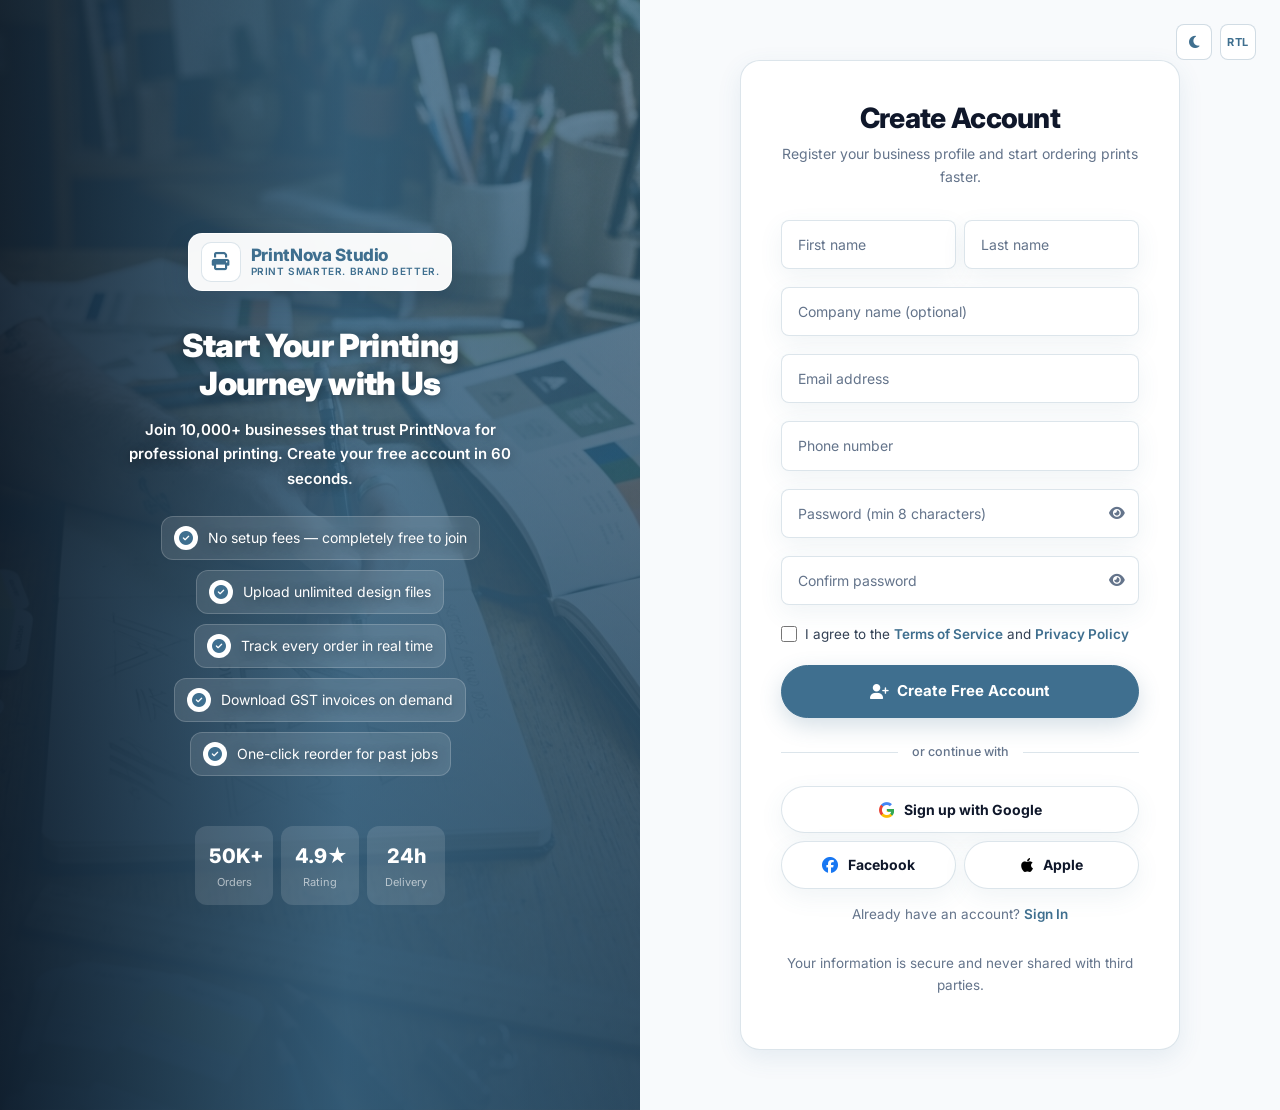
<file: signup.html>
<!DOCTYPE html>
<html lang="en" data-theme="light" dir="ltr">
<head>
  <meta charset="UTF-8" /><meta name="viewport" content="width=device-width, initial-scale=1.0" />
  <title>Create Account – PrintNova Studio</title>
  <link rel="icon" type="image/svg+xml" href="images/favicon.svg" />
  <meta name="description" content="Create a free PrintNova Studio account to upload artwork, place print orders, and track deliveries." />
  <link rel="stylesheet" href="https://cdn.jsdelivr.net/npm/bootstrap@5.3.3/dist/css/bootstrap.min.css" />
  <link rel="stylesheet" href="https://cdnjs.cloudflare.com/ajax/libs/font-awesome/6.5.1/css/all.min.css" />
  <link href="https://fonts.googleapis.com/css2?family=Inter:wght@300;400;500;600;700;800;900&display=swap" rel="stylesheet" />
  <link rel="stylesheet" href="css/style.css?v=2.1" />
  <link rel="stylesheet" href="css/auth.css?v=2.1" />
</head>
<body>

<div class="auth-page">
  <!-- LEFT VISUAL PANEL -->
  <div class="auth-visual auth-visual-signup">
    <div class="auth-visual-overlay"></div>
    <div class="auth-visual-content">
      <a href="index.html" class="auth-visual-brand">
        <div class="auth-visual-logo"><i class="fa-solid fa-print"></i></div>
        <div class="auth-visual-brand-text"><span>PrintNova Studio</span><small>Print Smarter. Brand Better.</small></div>
      </a>
      <div class="auth-visual-title">Start Your Printing<br>Journey with Us</div>
      <div class="auth-visual-sub">Join 10,000+ businesses that trust PrintNova for professional printing. Create your free account in 60 seconds.</div>
      <ul class="auth-visual-features">
        <li><i class="fa-solid fa-check-circle"></i> No setup fees — completely free to join</li>
        <li><i class="fa-solid fa-check-circle"></i> Upload unlimited design files</li>
        <li><i class="fa-solid fa-check-circle"></i> Track every order in real time</li>
        <li><i class="fa-solid fa-check-circle"></i> Download GST invoices on demand</li>
        <li><i class="fa-solid fa-check-circle"></i> One-click reorder for past jobs</li>
      </ul>
      <!-- Decorative mini stats -->
      <div class="row g-2" style="margin-top:32px;">
        <div class="col-4"><div style="background:rgba(255,255,255,.12);border-radius:12px;padding:14px;text-align:center;"><div style="font-size:20px;font-weight:800;color:#fff;">50K+</div><div style="font-size:11px;color:rgba(255,255,255,.6);">Orders</div></div></div>
        <div class="col-4"><div style="background:rgba(255,255,255,.12);border-radius:12px;padding:14px;text-align:center;"><div style="font-size:20px;font-weight:800;color:#fff;">4.9★</div><div style="font-size:11px;color:rgba(255,255,255,.6);">Rating</div></div></div>
        <div class="col-4"><div style="background:rgba(255,255,255,.12);border-radius:12px;padding:14px;text-align:center;"><div style="font-size:20px;font-weight:800;color:#fff;">24h</div><div style="font-size:11px;color:rgba(255,255,255,.6);">Delivery</div></div></div>
      </div>
    </div>
  </div>

  <!-- RIGHT FORM PANEL -->
  <div class="auth-form-panel">
    <div class="auth-controls">
      <button class="nav-icon-btn" data-theme-toggle data-theme-icon title="Toggle Theme"><i class="fa-solid fa-moon"></i></button>
      <button class="nav-icon-btn" data-dir-toggle data-dir-icon title="Toggle Direction"><i class="fa-solid fa-arrow-left-to-bracket"></i></button>
    </div>

    <div class="auth-card">
      <a href="index.html" class="auth-brand auth-form-brand">
        <div class="auth-logo"><i class="fa-solid fa-print"></i></div>
        <div class="nav-brand-text"><span class="brand-name">PrintNova Studio</span><span class="brand-tag">Print Smarter. Brand Better.</span></div>
      </a>

      <h1 class="auth-form-title">Create Account</h1>
      <p class="auth-form-sub">Register your business profile and start ordering prints faster.</p>

      <form id="signupForm" onsubmit="handleSignup(event)" novalidate>
        <div class="row g-0">
          <div class="col-6 pe-1">
            <div class="auth-input-group">
              <input type="text" class="auth-input" id="sig-fname" placeholder="First name" required aria-label="First name" />
            </div>
          </div>
          <div class="col-6 ps-1">
            <div class="auth-input-group">
              <input type="text" class="auth-input" id="sig-lname" placeholder="Last name" required aria-label="Last name" />
            </div>
          </div>
        </div>

        <div class="auth-input-group">
          <input type="text" class="auth-input" id="sig-company" placeholder="Company name (optional)" aria-label="Company name" />
        </div>
        <div class="auth-input-group">
          <input type="email" class="auth-input" id="sig-email" placeholder="Email address" required autocomplete="email" aria-label="Email address" />
        </div>
        <div class="auth-input-group">
          <input type="tel" class="auth-input" id="sig-phone" placeholder="Phone number" aria-label="Phone number" />
        </div>
        <div class="auth-input-group">
          <input type="password" class="auth-input" id="sig-password" placeholder="Password (min 8 characters)" required autocomplete="new-password" aria-label="Password" />
          <button type="button" class="auth-eye-btn" onclick="togglePass('sig-password',this)"><i class="fa-solid fa-eye"></i></button>
        </div>
        <div class="auth-input-group">
          <input type="password" class="auth-input" id="sig-confirm" placeholder="Confirm password" required autocomplete="new-password" aria-label="Confirm password" />
          <button type="button" class="auth-eye-btn" onclick="togglePass('sig-confirm',this)"><i class="fa-solid fa-eye"></i></button>
        </div>

        <label class="auth-check">
          <input type="checkbox" required id="sig-terms" /> <span class="auth-check-text">I agree to the <a href="#" class="auth-link">Terms of Service</a> and <a href="#" class="auth-link">Privacy Policy</a></span>
        </label>

        <button type="submit" class="btn-auth mt-2" id="signupBtn">
          <i class="fa-solid fa-user-plus"></i> Create Free Account
        </button>
      </form>

      <div class="auth-divider"><div class="auth-divider-line"></div><div class="auth-divider-text">or continue with</div><div class="auth-divider-line"></div></div>

      <!-- Social Sign Up -->
      <div class="d-flex flex-column gap-2 mb-3">
        <button class="social-auth-btn social-google" onclick="showToast('Google sign-up coming soon!','info')"><i class="fa-brands fa-google"></i> Sign up with Google</button>
        <div class="row g-2">
          <div class="col-6"><button class="social-auth-btn social-facebook" onclick="showToast('Facebook sign-up coming soon!','info')"><i class="fa-brands fa-facebook"></i> Facebook</button></div>
          <div class="col-6"><button class="social-auth-btn social-apple" onclick="showToast('Apple sign-up coming soon!','info')"><i class="fa-brands fa-apple"></i> Apple</button></div>
        </div>
      </div>

      <p class="auth-switch-link">Already have an account? <a href="login.html" class="auth-link">Sign In</a></p>

      <p class="auth-footer-text">Your information is secure and never shared with third parties.</p>
    </div>
  </div>
</div>

<script src="https://cdn.jsdelivr.net/npm/bootstrap@5.3.3/dist/js/bootstrap.bundle.min.js"></script>
<script src="js/main.js"></script>
<script>
function handleSignup(e) {
  e.preventDefault();
  const pw = document.getElementById('sig-password').value;
  const confirm = document.getElementById('sig-confirm').value;
  if (pw !== confirm) { showToast('Passwords do not match.', 'error'); return; }
  if (pw.length < 8)  { showToast('Password must be at least 8 characters.', 'error'); return; }
  const btn = document.getElementById('signupBtn');
  btn.innerHTML = '<i class="fa-solid fa-spinner fa-spin"></i> Creating Account…';
  btn.disabled = true;
  setTimeout(() => { window.location.href = 'dashboard.html'; }, 1800);
}

function togglePass(id, btn) {
  const inp = document.getElementById(id);
  inp.type = inp.type === 'password' ? 'text' : 'password';
  btn.innerHTML = inp.type === 'password' ? '<i class="fa-solid fa-eye"></i>' : '<i class="fa-solid fa-eye-slash"></i>';
}

function showToast(msg, type) { if (window.showToast) window.showToast(msg, type); else alert(msg); }
</script>
</body>
</html>
</file>
<file: css/dashboard.css>
/* ================================================================
   PrintNova Studio – Dashboard Specific CSS
   ================================================================ */

/* ── Sidebar ────────────────────────────────────────────── */
:root {
  --db-sidebar-w: 260px;
  --db-header-h: 68px;
}

#db-sidebar {
  position: fixed;
  top: 0;
  left: 0;
  width: var(--db-sidebar-w);
  height: 100vh;
  background: var(--pn-charcoal);
  display: flex;
  flex-direction: column;
  z-index: 1040;
  transition: transform .3s cubic-bezier(.4,0,.2,1);
  overflow: hidden;
}

[data-theme="dark"] #db-sidebar {
  background: #0F172A;
}

[dir="rtl"] #db-sidebar {
  left: auto;
  right: 0;
  transform: translateX(100%);
}

[dir="rtl"] #db-sidebar.open {
  transform: translateX(0);
}

.db-brand {
  display: flex;
  align-items: center;
  gap: 12px;
  padding: 0 20px;
  border-bottom: 1px solid rgba(255,255,255,.08);
  height: var(--db-header-h);
  text-decoration: none;
  flex-shrink: 0;
}

.db-brand-logo {
  width: 38px;
  height: 38px;
  border-radius: 10px;
  background: #FFFFFF;
  display: flex;
  align-items: center;
  justify-content: center;
  font-size: 17px;
  color: var(--pn-blue);
  flex-shrink: 0;
  box-shadow: none;
}

.db-brand-text .db-brand-name {
  font-size: 14.5px;
  font-weight: 800;
  color: #fff;
  line-height: 1.15;
}

.db-brand-text .db-brand-tag {
  font-size: 10px;
  color: rgba(255,255,255,.45);
  letter-spacing: .05em;
}

.db-nav-wrap {
  flex: 1;
  overflow-y: auto;
  padding: 12px 0;
}

.db-nav-wrap::-webkit-scrollbar { width: 3px; }
.db-nav-wrap::-webkit-scrollbar-thumb { background: rgba(255,255,255,.12); border-radius: 2px; }

.db-section-label {
  font-size: 10px;
  font-weight: 700;
  letter-spacing: .1em;
  text-transform: uppercase;
  color: rgba(255,255,255,.3);
  padding: 14px 20px 6px;
}

.db-nav .nav-link {
  display: flex;
  align-items: center;
  gap: 12px;
  padding: 10px 20px;
  color: rgba(255,255,255,.55);
  font-size: 13.5px;
  font-weight: 500;
  transition: all .2s;
  text-decoration: none;
  border-radius: 0;
  white-space: nowrap;
  position: relative;
}

.db-nav .nav-link:hover {
  color: #fff;
  background: rgba(255,255,255,.07);
}

.db-nav .nav-link.active {
  color: #fff;
  background: rgba(255, 255, 255, 0.15);
  font-weight: 600;
}

.db-nav .nav-link.active::before {
  content: '';
  position: absolute;
  left: 0;
  top: 6px;
  bottom: 6px;
  width: 3px;
  background: #FFFFFF; /* High contrast indicator */
  border-radius: 0 3px 3px 0;
}

[dir="rtl"] .db-nav .nav-link.active::before {
  left: auto;
  right: 0;
  border-radius: 3px 0 0 3px;
}

.db-nav-icon {
  width: 20px;
  text-align: center;
  font-size: 15px;
  flex-shrink: 0;
}

.db-nav-badge {
  margin-left: auto;
  background: rgba(255, 255, 255, 0.25);
  color: #fff;
  font-size: 10px;
  font-weight: 700;
  padding: 2px 7px;
  border-radius: 20px;
}

.db-nav .db-logout-nav {
  width: 100%;
  border: 0;
  background: transparent;
  color: #DC2626;
  text-align: left;
}

.db-nav .db-logout-nav .db-nav-icon,
.db-nav .db-logout-nav i {
  color: #DC2626;
}

.db-nav .db-logout-nav:hover,
.db-nav .db-logout-nav:focus {
  background: rgba(220, 38, 38, .1);
  color: #B91C1C;
}

.db-nav .db-logout-nav:hover .db-nav-icon,
.db-nav .db-logout-nav:hover i,
.db-nav .db-logout-nav:focus .db-nav-icon,
.db-nav .db-logout-nav:focus i {
  color: #B91C1C;
}

[data-theme="dark"] .db-nav .db-logout-nav,
[data-theme="dark"] .db-nav .db-logout-nav .db-nav-icon,
[data-theme="dark"] .db-nav .db-logout-nav i {
  color: #F87171;
}

[data-theme="dark"] .db-nav .db-logout-nav:hover,
[data-theme="dark"] .db-nav .db-logout-nav:focus {
  background: rgba(248, 113, 113, .13);
  color: #FCA5A5;
}

[data-theme="dark"] .db-nav .db-logout-nav:hover .db-nav-icon,
[data-theme="dark"] .db-nav .db-logout-nav:hover i,
[data-theme="dark"] .db-nav .db-logout-nav:focus .db-nav-icon,
[data-theme="dark"] .db-nav .db-logout-nav:focus i {
  color: #FCA5A5;
}

[dir="rtl"] .db-nav .db-logout-nav {
  text-align: right;
}

.db-sidebar-footer {
  padding: 14px 20px;
  border-top: 1px solid rgba(255,255,255,.07);
  flex-shrink: 0;
}

.db-user-card {
  display: flex;
  align-items: center;
  gap: 10px;
}

.db-user-avatar {
  width: 36px;
  height: 36px;
  border-radius: 50%;
  background: #FFFFFF;
  display: flex;
  align-items: center;
  justify-content: center;
  font-size: 13px;
  font-weight: 700;
  color: var(--pn-blue);
  flex-shrink: 0;
}

.db-user-name {
  font-size: 13px;
  font-weight: 600;
  color: #fff;
}

.db-user-plan {
  font-size: 11px;
  color: rgba(255,255,255,.4);
}

/* ── Main wrapper ──────────────────────────────────────── */
#db-wrapper {
  margin-left: var(--db-sidebar-w);
  min-height: 100vh;
  display: flex;
  flex-direction: column;
  transition: margin-left .3s cubic-bezier(.4,0,.2,1);
  background: var(--bg-body);
  padding-top: var(--db-header-h);
}

[dir="rtl"] #db-wrapper {
  margin-left: 0;
  margin-right: var(--db-sidebar-w);
}

/* ── Dashboard Header ──────────────────────────────────── */
#db-header {
  position: fixed;
  top: 0;
  left: var(--db-sidebar-w);
  right: 0;
  z-index: 1030;
  height: var(--db-header-h);
  background: rgba(255,255,255,.92);
  backdrop-filter: blur(12px);
  border-bottom: 1px solid var(--border-color);
  display: flex;
  align-items: center;
  padding: 0 28px;
  gap: 12px;
  box-shadow: var(--shadow-sm);
  flex-shrink: 0;
  transition: left .3s cubic-bezier(.4,0,.2,1), right .3s cubic-bezier(.4,0,.2,1);
}

[dir="rtl"] #db-header {
  left: 0;
  right: var(--db-sidebar-w);
}

[data-theme="dark"] #db-header {
  background: rgba(17,24,39,.92);
}

.db-header-brand {
  display: none;
  align-items: center;
  gap: 8px;
  text-decoration: none;
  flex: 1;
  min-width: 0;
}

.db-header-brand .brand-logo-sm {
  width: 42px;
  height: 42px;
  min-width: 42px;
  border-radius: 10px;
  background: #fff;
  border: 1px solid var(--border-color);
  display: flex;
  align-items: center;
  justify-content: center;
  color: var(--pn-ink);
  font-size: 17px;
  box-shadow: var(--shadow-sm);
}

.db-header-brand-text {
  display: flex;
  flex-direction: column;
  min-width: 0;
}

.db-header-brand .brand-name-sm {
  font-size: 14.5px;
  font-weight: 800;
  color: var(--pn-ink);
  line-height: 1.15;
  white-space: nowrap;
}

.db-header-brand .brand-tag-sm {
  font-size: 10px;
  font-weight: 700;
  line-height: 1.2;
  letter-spacing: .05em;
  text-transform: uppercase;
  color: var(--pn-ink);
  white-space: nowrap;
}

.db-page-title {
  flex: 1;
}

.db-page-title h5 {
  font-size: 17px;
  font-weight: 700;
  color: var(--text-primary);
  margin: 0;
}

.db-page-title p {
  font-size: 12px;
  color: var(--text-muted);
  margin: 0;
}

.db-header-actions {
  display: flex;
  align-items: center;
  gap: 6px;
  margin-left: auto;
}

.db-icon-btn {
  width: 38px;
  height: 38px;
  border: 1px solid var(--border-color);
  border-radius: var(--radius-sm);
  background: var(--bg-surface);
  color: var(--text-secondary);
  display: flex;
  align-items: center;
  justify-content: center;
  font-size: 15px;
  cursor: pointer;
  transition: var(--transition);
  text-decoration: none;
  position: relative;
}

.db-icon-btn:hover {
  background: var(--pn-blue-light);
  color: var(--pn-blue);
  border-color: var(--pn-blue);
}

.db-notif-dot {
  position: absolute;
  top: 7px; right: 7px;
  width: 7px; height: 7px;
  border-radius: 50%;
  background: #EF4444;
  border: 2px solid var(--bg-surface);
}

.db-profile-btn {
  display: flex;
  align-items: center;
  gap: 8px;
  padding: 5px 10px 5px 5px;
  background: var(--bg-surface-2);
  border: 1px solid var(--border-color);
  border-radius: 40px;
  cursor: pointer;
  transition: var(--transition);
  text-decoration: none;
}

.db-profile-btn:hover {
  border-color: var(--pn-blue);
  background: var(--pn-blue-light);
}

.db-profile-btn.dropdown-toggle::after {
  margin-left: 4px;
  color: var(--text-muted);
  font-size: 10px;
}

.db-profile-menu {
  min-width: 220px;
  padding: 8px;
  border: 1px solid var(--border-color);
  border-radius: var(--radius-md);
  box-shadow: var(--shadow-xl);
  background: var(--bg-surface);
}

.db-profile-menu .dropdown-item {
  display: flex;
  align-items: center;
  gap: 10px;
  border-radius: var(--radius-sm);
  padding: 10px 12px;
  color: var(--text-primary);
  font-size: 13.5px;
  font-weight: 600;
}

.db-profile-menu .dropdown-item i {
  width: 18px;
  text-align: center;
  color: var(--pn-blue);
}

.db-profile-menu .dropdown-item:hover,
.db-profile-menu .dropdown-item:focus {
  background: var(--pn-blue-light);
  color: var(--pn-blue);
}

.db-profile-menu .dropdown-item.text-danger,
.db-profile-menu .dropdown-item.text-danger i {
  color: var(--pn-blue) !important;
}

.db-profile-menu .dropdown-divider {
  border-color: var(--border-color);
  margin: 6px 0;
}

.db-profile-avatar {
  width: 34px; height: 34px;
  border-radius: 50%;
  background: var(--pn-blue);
  display: flex;
  align-items: center;
  justify-content: center;
  font-size: 13px;
  font-weight: 700;
  color: #fff;
  flex-shrink: 0;
}

.db-profile-name {
  font-size: 13px;
  font-weight: 600;
  color: var(--text-primary);
}

.db-profile-role {
  font-size: 10.5px;
  color: var(--text-muted);
}

#db-toggle {
  display: none;
  width: 38px; height: 38px;
  border: 1px solid var(--border-color);
  border-radius: var(--radius-sm);
  background: var(--bg-surface);
  color: var(--text-primary);
  align-items: center;
  justify-content: center;
  font-size: 17px;
  cursor: pointer;
  transition: var(--transition);
  flex-shrink: 0;
}

#db-toggle:hover { background: var(--pn-blue-light); color: var(--pn-blue); }

/* ── Dashboard Content ─────────────────────────────────── */
#db-content {
  flex: 1;
  padding: 28px;
}

/* ── Welcome Card ─────────────────────────────────────── */
.db-welcome {
  background: var(--pn-blue);
  border-radius: var(--radius-xl);
  padding: 32px 36px;
  color: #fff;
  position: relative;
  overflow: hidden;
  box-shadow: 0 8px 32px rgba(37,99,235,.2);
  margin-bottom: 24px;
}

.db-welcome::before {
  content: '';
  position: absolute;
  top: -70px; right: -70px;
  width: 240px; height: 240px;
  border-radius: 50%;
  background: rgba(255,255,255,.07);
}

.db-welcome::after {
  content: '';
  position: absolute;
  bottom: -50px; right: 100px;
  width: 160px; height: 160px;
  border-radius: 50%;
  background: rgba(255,255,255,.05);
}

.db-welcome-greeting { font-size: 13px; opacity: .8; margin-bottom: 4px; }
.db-welcome-name { font-size: 26px; font-weight: 800; letter-spacing: -.02em; margin-bottom: 8px; }
.db-welcome-msg { font-size: 13.5px; opacity: .75; max-width: 420px; }

.db-welcome-meta {
  display: flex;
  gap: 28px;
  flex-wrap: wrap;
  margin-top: 20px;
  padding-top: 20px;
  border-top: 1px solid rgba(255,255,255,.2);
}

.db-meta-value { font-size: 22px; font-weight: 800; }
.db-meta-label { font-size: 11px; opacity: .65; letter-spacing: .04em; text-transform: uppercase; }

/* ── Stat Cards ──────────────────────────────────────── */
.db-stat {
  background: var(--bg-surface);
  border: 1px solid var(--border-color);
  border-radius: var(--radius-lg);
  padding: 22px;
  box-shadow: var(--shadow-sm);
  transition: var(--transition);
  position: relative;
  overflow: hidden;
  height: 100%;
}

.db-stat:hover {
  box-shadow: var(--shadow-xl);
  transform: translateY(-2px);
}

.db-stat-icon {
  width: 46px; height: 46px;
  border-radius: var(--radius-md);
  display: flex;
  align-items: center;
  justify-content: center;
  font-size: 20px;
  margin-bottom: 14px;
  box-shadow: 0 6px 16px rgba(63, 111, 143, 0.30) !important;
}

.db-stat-value {
  font-size: 28px;
  font-weight: 800;
  color: var(--text-primary);
  letter-spacing: -.03em;
  line-height: 1;
  margin-bottom: 4px;
}

.db-stat-label {
  font-size: 12.5px;
  color: var(--text-secondary);
}

.db-stat-trend {
  font-size: 11.5px;
  font-weight: 600;
  margin-top: 10px;
  display: flex;
  align-items: center;
  gap: 4px;
  white-space: nowrap;
}

.db-stat-bg-icon {
  position: absolute;
  right: 14px; top: 14px;
  font-size: 52px;
  opacity: .04;
}

/* ── Upload Zone ──────────────────────────────────────── */
.db-upload-zone {
  border: 2px dashed var(--border-color);
  border-radius: var(--radius-lg);
  padding: 40px 20px;
  text-align: center;
  cursor: pointer;
  transition: var(--transition);
  background: var(--bg-body);
}

.db-upload-zone:hover,
.db-upload-zone.drag-over {
  border-color: var(--pn-blue);
  background: var(--pn-blue-light);
}

.db-upload-icon {
  width: 64px; height: 64px;
  border-radius: 50%;
  background: var(--pn-blue-light);
  display: flex;
  align-items: center;
  justify-content: center;
  margin: 0 auto 16px;
  font-size: 26px;
  color: var(--pn-blue);
  transition: var(--transition);
}

.db-upload-zone:hover .db-upload-icon {
  background: var(--pn-blue);
  color: #fff;
  transform: scale(1.08);
}

/* ── Progress Timeline ────────────────────────────────── */
.db-timeline {
  display: flex;
  flex-direction: column;
  gap: 0;
}

.db-tl-step {
  display: flex;
  gap: 14px;
  align-items: flex-start;
  padding-bottom: 22px;
  position: relative;
}

.db-tl-step:last-child { padding-bottom: 0; }

.db-tl-step::before {
  content: '';
  position: absolute;
  left: 15px;
  top: 30px;
  bottom: 0;
  width: 2px;
  background: var(--border-color);
}

.db-tl-step:last-child::before { display: none; }

[dir="rtl"] .db-tl-step::before {
  left: auto;
  right: 15px;
}

.db-tl-icon {
  width: 32px; height: 32px;
  border-radius: 50%;
  display: flex;
  align-items: center;
  justify-content: center;
  font-size: 13px;
  flex-shrink: 0;
  z-index: 1;
}

.tl-done   { background: #10B981; color: #fff; }
.tl-active { background: var(--pn-blue); color: #fff; box-shadow: 0 0 0 4px rgba(27,79,232,.2); }
.tl-wait   { background: var(--bg-surface-2); color: var(--text-muted); border: 1.5px solid var(--border-color); }

.db-tl-title { font-size: 13.5px; font-weight: 600; color: var(--text-primary); }
.db-tl-desc  { font-size: 12px; color: var(--text-muted); margin-top: 2px; }
.db-tl-time  { font-size: 11px; color: var(--text-muted); margin-top: 4px; }

/* ── Print Spec Form ────────────────────────────────── */
.spec-select {
  background: var(--bg-surface);
  border: 1.5px solid var(--border-color);
  border-radius: var(--radius-sm);
  color: var(--text-primary);
  padding: 10px 14px;
  font-size: 13.5px;
  font-family: var(--font-base);
  width: 100%;
  outline: none;
  transition: var(--transition);
  cursor: pointer;
}

.spec-select:focus {
  border-color: var(--pn-blue);
  box-shadow: 0 0 0 3px rgba(27,79,232,.12);
}

[data-theme="dark"] .spec-select {
  background: var(--bg-surface-2);
}

/* ── Dashboard sidebar overlay (mobile) ─────────────── */
#db-overlay {
  display: none;
  position: fixed;
  inset: 0;
  background: rgba(15,23,42,.5);
  z-index: 1039;
  backdrop-filter: blur(2px);
}

#db-overlay.show { display: block; }

/* ── Responsive ───────────────────────────────────────── */
@media (max-width: 991.98px) {
  #db-sidebar {
    transform: translateX(-100%);
  }

  #db-sidebar.open {
    transform: translateX(0);
  }

  #db-wrapper {
    margin-left: 0;
  }

  [dir="rtl"] #db-wrapper {
    margin-right: 0;
  }

  #db-header {
    left: 0 !important;
  }

  [dir="rtl"] #db-header {
    right: 0 !important;
  }

  #db-toggle { display: flex; }
  .db-page-title { display: none; }
  .db-header-brand { display: flex; }
  #db-content { padding: 18px; }
}

@media (max-width: 575.98px) {
  #db-content { padding: 14px 12px; }
  .db-welcome { padding: 22px 20px; }
  .db-welcome-name { font-size: 20px; }
  .db-welcome-meta { gap: 16px; }
  .db-header-actions .db-profile-btn .db-profile-name,
  .db-header-actions .db-profile-btn .db-profile-role { display: none; }
  .db-header-actions .db-profile-btn {
    width: 42px !important;
    height: 42px !important;
    min-width: 42px !important;
    padding: 0 !important;
    border-radius: 50% !important;
    justify-content: center !important;
    gap: 0 !important;
  }
  .db-header-actions .db-profile-btn > div:not(.db-profile-avatar),
  .db-header-actions .db-profile-btn.dropdown-toggle::after {
    display: none !important;
  }
  .db-header-actions .db-profile-avatar {
    width: 36px !important;
    height: 36px !important;
    margin: 0 !important;
  }
}

/* ================================================================
   PROFESSIONAL MILD DASHBOARD COLOR REFRESH
   ================================================================ */
#db-sidebar,
.db-welcome {
  background: var(--pn-blue-dark);
}

.db-brand-logo,
.db-user-avatar {
  color: var(--pn-blue);
}

.db-nav .nav-link.active,
.db-nav-badge {
  background: rgba(255,255,255,.14);
}

.db-notif-dot,
.tl-done,
.tl-active {
  background: var(--pn-blue);
}

.tl-active {
  box-shadow: 0 0 0 4px rgba(63, 95, 115, .18);
}

.db-welcome,
.db-stat:hover {
  box-shadow: 0 8px 28px rgba(47, 72, 88, .16);
}

.db-welcome {
  background: var(--banner-bg, var(--pn-blue-dark));
}

.db-brand-logo,
.db-user-avatar,
.db-header-brand .brand-logo-sm,
.db-profile-avatar,
.db-upload-zone:hover .db-upload-icon {
  background: #FFFFFF;
  color: var(--pn-blue);
}

.db-header-brand .brand-logo-sm,
.db-profile-avatar,
.db-upload-zone:hover .db-upload-icon {
  background: var(--pn-blue);
  color: #FFFFFF;
}

.db-stat-icon,
.db-upload-icon,
.tl-wait {
  background: var(--pn-blue-light);
  color: var(--pn-blue);
  border-color: rgba(63, 95, 115, .16);
}

.db-notif-dot,
.tl-done,
.tl-active {
  background: var(--pn-blue);
}

.db-nav-badge {
  color: #FFFFFF;
  border: 1px solid rgba(255, 255, 255, .20);
}

.spec-select:focus {
  box-shadow: 0 0 0 3px rgba(63, 95, 115, .14);
}

.db-welcome,
.db-stat:hover {
  box-shadow: 0 8px 24px rgba(47, 72, 88, .18);
}

/* ================================================================
   TWO COLOUR DASHBOARD THEME
   Palette: Mild blue + white only. Transparent tints use the same colours.
   ================================================================ */
:root {
  --pn-ink: #3F6F8F;
  --pn-paper: #FFFFFF;

  --pn-blue: var(--pn-ink);
  --pn-blue-dark: var(--pn-ink);
  --pn-blue-light: rgba(63, 111, 143, .08);
  --pn-cyan: var(--pn-ink);
  --pn-cyan-light: rgba(63, 111, 143, .08);
  --pn-orange: var(--pn-ink);
  --pn-orange-light: rgba(63, 111, 143, .08);
  --pn-yellow: var(--pn-ink);
  --pn-charcoal: var(--pn-ink);

  --bg-body: #F8FAFC;
  --bg-surface: #FFFFFF;
  --bg-surface-2: #F1F5F9;
  --border-color: rgba(63, 111, 143, .18);
  --text-primary: #0F172A;
  --text-secondary: #334155;
  --text-muted: #64748B;

  --banner-bg: var(--pn-ink);
  --cta-overlay-1: rgba(63, 111, 143, .52);
  --cta-overlay-2: rgba(63, 111, 143, .66);
  --db-welcome-bg: linear-gradient(rgba(248, 250, 252, 0.88), rgba(241, 245, 249, 0.94));
  --db-welcome-text: #334155;
}

[data-theme="dark"] {
  --bg-body: #0E1C2B;
  --bg-surface: #162333;
  --bg-surface-2: #1D2E40;
  --border-color: rgba(255, 255, 255, .12);
  --text-primary: #F0F6FF;
  --text-secondary: #CBD5E1;
  --text-muted: #94A3B8;
  --pn-blue-light: rgba(255, 255, 255, .10);
  --db-welcome-bg: linear-gradient(rgba(22, 35, 51, 0.80), rgba(22, 35, 51, 0.95));
  --db-welcome-text: #F0F6FF;
}

#db-sidebar {
  background: var(--bg-surface) !important;
  border-right: 1px solid var(--border-color) !important;
}

.db-welcome {
  background: var(--db-welcome-bg), url('../images/banners/dashboard.png') !important;
  background-size: cover !important;
  background-position: center !important;
  border: 1px solid var(--border-color) !important;
}

#db-wrapper,
#db-content,
#db-header,
.db-stat,
.spec-select,
.db-profile-btn,
.db-icon-btn {
  background: var(--bg-surface) !important;
  color: var(--text-primary) !important;
}

.db-brand-logo,
.db-user-avatar,
.db-header-brand .brand-logo-sm,
.db-profile-avatar,
.db-upload-zone:hover .db-upload-icon,
.db-notif-dot,
.btn-pn-primary,
.btn-pn-orange {
  background: var(--pn-ink) !important;
  color: var(--pn-paper) !important;
  border-color: var(--pn-ink) !important;
}

.db-stat-icon,
.db-upload-icon,
.db-nav-badge,
.badge-pn,
.badge-success,
.badge-warning,
.badge-info,
.badge-danger,
.badge-orange {
  background: rgba(63, 111, 143, .08) !important;
  color: var(--pn-ink) !important;
  border-color: rgba(63, 111, 143, .18) !important;
}

.db-nav .nav-link {
  color: var(--text-secondary) !important;
}

.db-nav .nav-link i {
  color: var(--pn-ink) !important;
}

.db-section-label {
  color: var(--text-muted) !important;
}

.db-brand-text .db-brand-name,
.db-user-name {
  color: var(--text-primary) !important;
}

.db-brand-text .db-brand-tag,
.db-user-plan {
  color: var(--text-muted) !important;
}

.db-brand {
  border-bottom: 1px solid var(--border-color) !important;
}

.db-sidebar-footer {
  border-top: 1px solid var(--border-color) !important;
}

.db-welcome,
.db-welcome * {
  color: var(--db-welcome-text) !important;
}

.db-nav .nav-link:hover {
  background: var(--bg-surface-2) !important;
  color: var(--text-primary) !important;
}

.db-nav .nav-link.active {
  background: var(--pn-blue-light) !important;
  color: var(--pn-ink) !important;
}

.db-nav .nav-link.active::before {
  background: var(--pn-ink) !important;
}

.db-nav-badge {
  background: var(--pn-blue-light) !important;
  color: var(--pn-ink) !important;
  border: 1px solid var(--border-color) !important;
}

.db-stat:hover,
.db-profile-btn:hover,
.db-icon-btn:hover,
.db-upload-zone:hover,
.db-upload-zone.drag-over {
  border-color: var(--pn-ink) !important;
  box-shadow: 0 10px 24px rgba(63, 111, 143, .12) !important;
}

.db-overlay,
#db-overlay {
  background: rgba(63, 111, 143, .55) !important;
}

/* Theme-aware dashboard overrides */
#db-wrapper,
#db-content {
  background: var(--bg-body) !important;
}

#db-header,
.db-stat,
.spec-select,
.db-profile-btn,
.db-icon-btn {
  background: var(--bg-surface) !important;
  border-color: var(--border-color) !important;
  color: var(--text-primary) !important;
}

.db-stat {
  box-shadow: var(--shadow-md) !important;
}

.db-stat:hover,
.db-profile-btn:hover,
.db-icon-btn:hover,
.db-upload-zone:hover,
.db-upload-zone.drag-over {
  background: var(--bg-surface-2) !important;
  border-color: var(--pn-ink) !important;
  box-shadow: var(--shadow-lg) !important;
}

.db-stat-icon,
.db-upload-icon,
.db-nav-badge {
  background: var(--pn-blue-light) !important;
  color: var(--pn-ink) !important;
  border-color: var(--border-color) !important;
}

/* Dark mode specific sidebar adjustment */
[data-theme="dark"] #db-sidebar {
  background: var(--bg-surface) !important;
}


.db-welcome,
.db-welcome * {
  color: var(--db-welcome-text) !important;
  text-shadow: none !important;
}

[data-theme="dark"] .db-welcome,
[data-theme="dark"] .db-welcome * {
  text-shadow: 0 2px 12px rgba(0, 0, 0, .5) !important;
}

/* Match the site-wide brand sizing inside dashboard-specific CSS. */
:root {
  --brand-logo-size: 40px;
  --brand-logo-radius: 10px;
  --brand-name-size: 17px;
  --brand-tag-size: 10px;
}

.db-brand,
.db-header-brand {
  align-items: center !important;
  gap: 10px !important;
}

.db-brand-logo,
.db-header-brand .brand-logo-sm {
  width: var(--brand-logo-size) !important;
  height: var(--brand-logo-size) !important;
  min-width: var(--brand-logo-size) !important;
  border-radius: var(--brand-logo-radius) !important;
  font-size: 18px !important;
}

.db-brand-text .db-brand-name,
.db-header-brand .brand-name-sm {
  font-size: var(--brand-name-size) !important;
  font-weight: 800 !important;
  line-height: 1.15 !important;
  letter-spacing: -.02em !important;
  white-space: nowrap !important;
}

.db-brand-text .db-brand-tag {
  font-size: var(--brand-tag-size) !important;
  font-weight: 600 !important;
  line-height: 1.15 !important;
  letter-spacing: .06em !important;
  text-transform: uppercase !important;
  white-space: nowrap !important;
}

@media (max-width: 575.98px) {
  :root {
    --brand-logo-size: 38px;
    --brand-name-size: 16px;
    --brand-tag-size: 9px;
  }
}

/* ── Dark Mode Visibility & Contrast Adjustments ── */
[data-theme="dark"] .db-stat-icon,
[data-theme="dark"] .db-upload-icon,
[data-theme="dark"] .tl-wait,
[data-theme="dark"] .db-nav-badge,
[data-theme="dark"] .badge-pn,
[data-theme="dark"] .badge-success,
[data-theme="dark"] .badge-warning,
[data-theme="dark"] .badge-info,
[data-theme="dark"] .badge-danger,
[data-theme="dark"] .badge-orange {
  background: rgba(255, 255, 255, .10) !important;
  color: #7EC8E3 !important;
  border-color: rgba(255, 255, 255, .15) !important;
}

[data-theme="dark"] .db-stat-icon,
[data-theme="dark"] .db-upload-icon {
  box-shadow: 0 6px 16px rgba(126, 200, 227, 0.30) !important;
}

/* Final dashboard hover icon visibility fix. */
.db-icon-btn:hover i,
.db-profile-btn:hover i,
.db-nav-link:hover i,
.db-upload-zone:hover .db-upload-icon,
.db-upload-zone:hover .db-upload-icon i,
.db-stat-card:hover .db-stat-icon,
.db-stat-card:hover .db-stat-icon i {
  color: var(--pn-ink) !important;
  opacity: 1 !important;
  visibility: visible !important;
}

.db-upload-zone:hover .db-upload-icon,
.db-stat-card:hover .db-stat-icon {
  background: var(--pn-blue-light) !important;
  border-color: rgba(63, 111, 143, .22) !important;
}

.btn-pn-primary:hover i,
.btn-pn-orange:hover i {
  color: var(--pn-paper) !important;
  opacity: 1 !important;
  visibility: visible !important;
}

[data-theme="dark"] .db-icon-btn:hover i,
[data-theme="dark"] .db-profile-btn:hover i,
[data-theme="dark"] .db-nav-link:hover i,
[data-theme="dark"] .db-upload-zone:hover .db-upload-icon,
[data-theme="dark"] .db-upload-zone:hover .db-upload-icon i,
[data-theme="dark"] .db-stat-card:hover .db-stat-icon,
[data-theme="dark"] .db-stat-card:hover .db-stat-icon i {
  color: #7EC8E3 !important;
}

[data-theme="dark"] .db-stat-trend {
  color: #7EC8E3 !important;
}

/* ── Table Alignment and Uniform Status/Action Columns ── */
#db-content table th {
  text-align: left !important;
}

.db-status-badge {
  display: inline-block !important;
  width: 90px !important;
  text-align: center !important;
  padding: 4px 0 !important;
  border-radius: 20px !important;
  font-size: 11px !important;
  font-weight: 700 !important;
  white-space: nowrap !important;
}

.table-responsive .btn-pn {
  display: inline-flex !important;
  width: 90px !important;
  justify-content: center !important;
  padding: 5px 0 !important;
  font-size: 11px !important;
}

#db-content table th.col-center,
#db-content table td.col-center {
  text-align: center !important;
}

/* ── Custom Theme Modals ── */
.pn-modal-overlay {
  position: fixed;
  top: 0;
  left: 0;
  width: 100vw;
  height: 100vh;
  background: rgba(15, 23, 42, 0.6);
  backdrop-filter: blur(4px);
  display: flex;
  align-items: center;
  justify-content: center;
  z-index: 1100;
  transition: all 0.3s ease;
}

.pn-modal-card {
  background: var(--bg-surface);
  border: 1px solid var(--border-color);
  border-radius: var(--radius-lg);
  box-shadow: 0 20px 25px -5px rgba(0, 0, 0, 0.1), 0 10px 10px -5px rgba(0, 0, 0, 0.04);
  width: 90%;
  max-width: 400px;
  overflow: hidden;
  display: flex;
  flex-direction: column;
}

.pn-modal-header {
  padding: 16px 20px;
  border-bottom: 1px solid var(--border-color);
  display: flex;
  align-items: center;
  justify-content: space-between;
}

.pn-modal-header h5 {
  margin: 0;
  font-size: 16px;
  font-weight: 700;
  color: var(--text-primary);
  display: flex;
  align-items: center;
}

.pn-modal-close {
  background: transparent;
  border: none;
  font-size: 24px;
  color: var(--text-muted);
  cursor: pointer;
  padding: 0;
  line-height: 1;
}

.pn-modal-close:hover {
  color: var(--text-primary);
}

.pn-modal-body {
  padding: 20px;
  font-size: 14.5px;
  color: var(--text-secondary);
  line-height: 1.5;
}

.pn-modal-footer {
  padding: 14px 20px;
  background: var(--bg-surface-2);
  border-top: 1px solid var(--border-color);
  display: flex;
  justify-content: flex-end;
  gap: 10px;
}

/* Absolute final dashboard icon hover contrast guard. */
.db-icon-btn:hover i,
.db-profile-btn:hover i,
.db-nav-link:hover i,
.db-action-btn:hover i,
.db-upload-zone:hover i,
.db-stat-card:hover i,
.pn-modal-close:hover i {
  color: var(--pn-paper) !important;
  opacity: 1 !important;
  visibility: visible !important;
  text-shadow: none !important;
}

.btn-pn-primary:hover i,
.btn-pn-orange:hover i,
.db-welcome .btn-pn:hover i {
  color: var(--pn-paper) !important;
  opacity: 1 !important;
  visibility: visible !important;
}

[data-theme="dark"] .db-icon-btn:hover i,
[data-theme="dark"] .db-profile-btn:hover i,
[data-theme="dark"] .db-nav-link:hover i,
[data-theme="dark"] .db-action-btn:hover i,
[data-theme="dark"] .db-upload-zone:hover i,
[data-theme="dark"] .db-stat-card:hover i,
[data-theme="dark"] .pn-modal-close:hover i {
  color: #7EC8E3 !important;
}

/* Final dashboard icon box normal/hover color behavior. */
.db-stat-icon,
.db-upload-icon,
.db-tl-icon,
.db-nav-badge {
  background: #FFFFFF !important;
  color: var(--pn-ink) !important;
  border-color: rgba(63, 111, 143, .24) !important;
}

.db-stat-icon i,
.db-upload-icon i,
.db-tl-icon i,
.db-nav-badge i {
  color: var(--pn-ink) !important;
}

.db-stat-card:hover .db-stat-icon,
.db-upload-zone:hover .db-upload-icon,
.db-nav-link:hover .db-nav-badge {
  background: var(--pn-ink) !important;
  color: #FFFFFF !important;
  border-color: var(--pn-ink) !important;
}

.db-stat-card:hover .db-stat-icon i,
.db-upload-zone:hover .db-upload-icon i,
.db-nav-link:hover .db-nav-badge i {
  color: #FFFFFF !important;
}

/* Final dashboard welcome banner image visibility fix. */
.db-welcome {
  background-image: linear-gradient(rgba(14, 28, 43, .58), rgba(63, 111, 143, .42)),
                    url('../images/banners/dashboard.png') !important;
  background-size: cover !important;
  background-position: center !important;
  background-repeat: no-repeat !important;
  border: 0 !important;
}

.db-welcome,
.db-welcome * {
  color: #FFFFFF !important;
  text-shadow: 0 2px 12px rgba(14, 28, 43, .45) !important;
}

.db-welcome-meta {
  border-top-color: rgba(255, 255, 255, .28) !important;
}

[data-theme="dark"] .db-welcome {
  background-image: linear-gradient(rgba(14, 28, 43, .72), rgba(14, 28, 43, .58)),
                    url('../images/banners/dashboard.png') !important;
}

/* Final dashboard welcome content blur for readability. */
.db-welcome > .row {
  position: relative !important;
  z-index: 2 !important;
  background: rgba(14, 28, 43, .38) !important;
  border: 1px solid rgba(255, 255, 255, .20) !important;
  border-radius: 18px !important;
  margin: 0 auto !important;
  padding: 22px !important;
  backdrop-filter: blur(10px) !important;
  -webkit-backdrop-filter: blur(10px) !important;
  min-height: 220px !important;
  align-items: center !important;
  justify-content: center !important;
  text-align: center !important;
}

.db-welcome > .row > [class*="col-"] {
  display: flex !important;
  flex-direction: column !important;
  align-items: center !important;
  justify-content: center !important;
}

.db-welcome-msg {
  margin-left: auto !important;
  margin-right: auto !important;
}

.db-welcome .d-flex.gap-3 {
  justify-content: center !important;
}

.db-welcome::before,
.db-welcome::after {
  z-index: 1 !important;
  pointer-events: none !important;
}

.db-welcome .btn-pn-white {
  background: #FFFFFF !important;
  color: var(--pn-ink) !important;
  border-color: #FFFFFF !important;
  text-shadow: none !important;
}

.db-welcome .btn-pn-white i {
  color: var(--pn-ink) !important;
  text-shadow: none !important;
}

@media (max-width: 575.98px) {
  .db-welcome > .row {
    margin: 0 auto !important;
    padding: 16px !important;
    border-radius: 14px !important;
  }
}

/* Final dashboard brand alignment with the main website. */
.db-brand,
[data-theme="dark"] .db-brand {
  background: #FFFFFF !important;
  border: 1px solid rgba(63, 111, 143, .18) !important;
  border-radius: 14px !important;
  margin: 12px !important;
  padding: 10px 12px !important;
  height: auto !important;
  min-height: 64px !important;
  box-shadow: 0 10px 24px rgba(14, 28, 43, .12) !important;
}

.db-brand-logo,
.db-header-brand .brand-logo-sm,
[data-theme="dark"] .db-brand-logo,
[data-theme="dark"] .db-header-brand .brand-logo-sm {
  background: #FFFFFF !important;
  color: var(--pn-ink) !important;
  border: 1px solid rgba(63, 111, 143, .24) !important;
  box-shadow: none !important;
}

.db-brand-logo i,
.db-header-brand .brand-logo-sm i,
[data-theme="dark"] .db-brand-logo i,
[data-theme="dark"] .db-header-brand .brand-logo-sm i {
  color: var(--pn-ink) !important;
}

.db-brand-text .db-brand-name,
.db-brand-text .db-brand-tag,
.db-header-brand .brand-name-sm,
.db-header-brand::after,
[data-theme="dark"] .db-brand-text .db-brand-name,
[data-theme="dark"] .db-brand-text .db-brand-tag,
[data-theme="dark"] .db-header-brand .brand-name-sm,
[data-theme="dark"] .db-header-brand::after {
  color: var(--pn-ink) !important;
  opacity: 1 !important;
}

.db-header-brand,
[data-theme="dark"] .db-header-brand {
  background: #FFFFFF !important;
  border: 1px solid rgba(63, 111, 143, .18) !important;
  border-radius: 12px !important;
  padding: 6px 10px !important;
  box-shadow: 0 8px 18px rgba(14, 28, 43, .08) !important;
}

.db-header-brand::after {
  content: "Print Smarter. Brand Better.";
  display: none;
  font-size: var(--brand-tag-size, 10px);
  font-weight: 600;
  line-height: 1.15;
  letter-spacing: .06em;
  text-transform: uppercase;
  white-space: nowrap;
}

@media (max-width: 991.98px) {
  .db-header-brand {
    display: flex !important;
    flex-direction: row !important;
    align-items: center !important;
    gap: 10px !important;
  }

  .db-header-brand::after {
    display: none !important;
  }
}

/* Final dashboard brand color only: no card/background treatment. */
.db-brand,
[data-theme="dark"] .db-brand,
.db-header-brand,
[data-theme="dark"] .db-header-brand {
  background: transparent !important;
  border: 0 !important;
  border-radius: 0 !important;
  box-shadow: none !important;
}

.db-brand {
  margin: 0 !important;
  padding: 0 20px !important;
  height: var(--db-header-h) !important;
  min-height: var(--db-header-h) !important;
}

.db-header-brand {
  padding: 0 !important;
}

.db-brand-logo,
.db-header-brand .brand-logo-sm,
[data-theme="dark"] .db-brand-logo,
[data-theme="dark"] .db-header-brand .brand-logo-sm {
  background: transparent !important;
  border: 0 !important;
  box-shadow: none !important;
}

.db-brand-logo i,
.db-header-brand .brand-logo-sm i,
.db-brand-text .db-brand-name,
.db-header-brand .brand-name-sm {
  color: var(--pn-ink) !important;
  opacity: 1 !important;
}

.db-brand-text .db-brand-tag,
.db-header-brand::after {
  color: var(--text-muted) !important;
  opacity: 1 !important;
}

[data-theme="dark"] .db-brand-logo i,
[data-theme="dark"] .db-header-brand .brand-logo-sm i,
[data-theme="dark"] .db-brand-text .db-brand-name,
[data-theme="dark"] .db-header-brand .brand-name-sm {
  color: #FFFFFF !important;
  opacity: 1 !important;
}

[data-theme="dark"] .db-brand-text .db-brand-tag,
[data-theme="dark"] .db-header-brand::after {
  color: rgba(255, 255, 255, 0.6) !important;
  opacity: 1 !important;
}

/* Final dashboard brand/header height alignment. */
.db-brand,
.db-header-brand,
[data-theme="dark"] .db-brand,
[data-theme="dark"] .db-header-brand {
  height: var(--db-header-h) !important;
  min-height: var(--db-header-h) !important;
  max-height: var(--db-header-h) !important;
  align-items: center !important;
  align-content: center !important;
}

.db-brand {
  justify-content: flex-start !important;
}

.db-header-brand {
  flex: 0 0 auto !important;
  justify-content: flex-start !important;
}

.db-brand-logo,
.db-header-brand .brand-logo-sm {
  align-self: center !important;
}

.db-brand-text {
  display: flex !important;
  flex-direction: column !important;
  justify-content: center !important;
  min-height: var(--brand-logo-size, 40px) !important;
}

@media (max-width: 991.98px) {
  .db-header-brand {
    min-width: 0 !important;
    height: var(--db-header-h) !important;
    min-height: var(--db-header-h) !important;
    max-height: var(--db-header-h) !important;
  }
}

/* Final dashboard brand/menu separation line. */
.db-brand,
[data-theme="dark"] .db-brand {
  border-bottom: 1px solid rgba(63, 111, 143, .28) !important;
}

[data-theme="dark"] .db-brand {
  border-bottom-color: rgba(255, 255, 255, .18) !important;
}

.db-nav-wrap {
  padding-top: 14px !important;
}

.db-header-brand,
[data-theme="dark"] .db-header-brand {
  position: relative !important;
  margin-right: 16px !important;
  padding-right: 16px !important;
}

.db-header-brand::before {
  content: "";
  position: absolute;
  top: 12px;
  right: 0;
  width: 1px;
  height: calc(var(--db-header-h) - 24px);
  background: rgba(63, 111, 143, .28);
}

[data-theme="dark"] .db-header-brand::before {
  background: rgba(255, 255, 255, .2) !important;
}

/* Final dark dashboard brand placement/readability fix. */
[data-theme="dark"] .db-brand {
  gap: 12px !important;
  padding: 0 18px !important;
  background: transparent !important;
  border-bottom-color: rgba(255, 255, 255, .22) !important;
}

[data-theme="dark"] .db-brand-logo,
[data-theme="dark"] .db-header-brand .brand-logo-sm {
  width: 40px !important;
  height: 40px !important;
  border-radius: 10px !important;
  background: #FFFFFF !important;
  border: 1px solid rgba(255, 255, 255, .28) !important;
  color: var(--pn-ink) !important;
  display: flex !important;
  align-items: center !important;
  justify-content: center !important;
}

[data-theme="dark"] .db-brand-logo i,
[data-theme="dark"] .db-header-brand .brand-logo-sm i {
  color: var(--pn-ink) !important;
}

[data-theme="dark"] .db-brand-text {
  min-width: 0 !important;
  max-width: calc(var(--db-sidebar-w) - 86px) !important;
  gap: 2px !important;
}

[data-theme="dark"] .db-brand-text .db-brand-name,
[data-theme="dark"] .db-header-brand .brand-name-sm {
  color: #FFFFFF !important;
  font-size: 15px !important;
  font-weight: 800 !important;
  line-height: 1.15 !important;
  white-space: nowrap !important;
}

[data-theme="dark"] .db-brand-text .db-brand-tag {
  color: rgba(255, 255, 255, .78) !important;
  font-size: 10px !important;
  font-weight: 500 !important;
  line-height: 1.25 !important;
  letter-spacing: .02em !important;
  white-space: nowrap !important;
  overflow: hidden !important;
  text-overflow: ellipsis !important;
}

[data-theme="dark"] .db-nav-wrap {
  padding-top: 16px !important;
}

[dir="rtl"] .db-header-brand {
  margin-right: 0 !important;
  margin-left: 16px !important;
  padding-right: 0 !important;
  padding-left: 16px !important;
}

[dir="rtl"] .db-header-brand::before {
  right: auto;
  left: 0;
}

@media (min-width: 992px) {
  .db-header-brand::before {
    display: none !important;
  }
}

/* Dashboard Welcome Banner Button Styling & Hover Icon visibility */
.db-welcome .btn-pn-white {
  background: #FFFFFF !important;
  color: var(--pn-ink) !important;
  border: 1.5px solid #FFFFFF !important;
  transition: var(--transition-lg) !important;
}

.db-welcome .btn-pn-white i {
  color: var(--pn-ink) !important;
  transition: var(--transition) !important;
}

/* Final dashboard dark sidebar alignment: match light theme layout. */
[data-theme="dark"] .db-brand {
  height: var(--db-header-h) !important;
  min-height: var(--db-header-h) !important;
  max-height: var(--db-header-h) !important;
  padding: 0 20px !important;
  gap: 12px !important;
  margin: 0 !important;
  align-items: center !important;
  background: transparent !important;
}

[data-theme="dark"] .db-brand-logo {
  width: 38px !important;
  height: 38px !important;
  min-width: 38px !important;
  border-radius: 10px !important;
  background: transparent !important;
  border: 0 !important;
  box-shadow: none !important;
  color: var(--pn-ink) !important;
}

[data-theme="dark"] .db-brand-logo i {
  color: var(--pn-ink) !important;
}

[data-theme="dark"] .db-brand-text {
  min-width: 0 !important;
  max-width: none !important;
  gap: 0 !important;
}

[data-theme="dark"] .db-brand-text .db-brand-name {
  font-size: 14.5px !important;
  line-height: 1.15 !important;
  white-space: nowrap !important;
}

[data-theme="dark"] .db-brand-text .db-brand-tag {
  font-size: 10px !important;
  line-height: 1.2 !important;
  letter-spacing: .05em !important;
  white-space: nowrap !important;
  overflow: visible !important;
  text-overflow: clip !important;
}

[data-theme="dark"] .db-nav-wrap {
  padding-top: 14px !important;
}

.db-welcome .btn-pn-white:hover,
.db-welcome .btn-pn-white:focus {
  background: transparent !important;
  color: #FFFFFF !important;
  border-color: #FFFFFF !important;
}

.db-welcome .btn-pn-white:hover i,
.db-welcome .btn-pn-white:focus i {
  color: #FFFFFF !important;
}

/* Final dashboard content top spacing reduction. */
#db-content {
  padding-top: 16px !important;
}

@media (max-width: 991.98px) {
  #db-content {
    padding-top: 12px !important;
  }
}

@media (max-width: 575.98px) {
  #db-content {
    padding-top: 10px !important;
  }
}

/* Final dashboard welcome banner: prevent scroll animation from creating a top gap. */
.db-welcome[data-aos],
.db-welcome[data-aos].aos-animate {
  opacity: 1 !important;
  transform: none !important;
}

/* Dashboard mobile controls: keep RTL inside the menu and theme hover visible. */
.db-mobile-menu-control {
  display: none;
}

.db-menu-toggle-btn {
  width: 100%;
  border: 0;
  background: transparent;
  text-align: left;
}

.db-menu-control-row {
  display: none;
  align-items: center;
  gap: 10px;
  padding: 14px 20px 4px;
}

.db-menu-square-btn {
  width: 42px;
  height: 42px;
  border: 1px solid var(--border-color);
  border-radius: 8px;
  background: #fff;
  color: var(--pn-ink);
  display: inline-flex;
  align-items: center;
  justify-content: center;
  font-size: 15px;
  font-weight: 800;
  line-height: 1;
  cursor: pointer;
  transition: var(--transition);
}

.db-menu-square-btn span {
  display: inline-flex;
  align-items: center;
  justify-content: center;
}

.db-menu-control-row .db-menu-square-btn:last-child span {
  font-size: 12px;
  letter-spacing: .02em;
}

.db-menu-square-btn:hover,
.db-menu-square-btn:focus-visible {
  background: var(--pn-ink);
  color: #fff;
  border-color: var(--pn-ink);
}

[data-theme="dark"] .db-menu-square-btn {
  background: #fff;
  color: var(--pn-ink);
  border-color: rgba(255,255,255,.22);
}

.db-icon-btn:hover,
.db-icon-btn:focus-visible {
  background: var(--pn-ink) !important;
  color: #fff !important;
  border-color: var(--pn-ink) !important;
}

.db-icon-btn:hover i,
.db-icon-btn:focus-visible i {
  color: #fff !important;
}

@media (max-width: 991.98px) {
  .db-header-theme-toggle,
  .db-header-dir-toggle {
    display: flex !important;
  }

  .db-mobile-menu-control {
    display: none !important;
  }

  .db-mobile-menu-control.db-menu-control-row {
    display: none !important;
  }
}

/* Final mobile dashboard header: brand stays inside sidebar menu only. */
@media (max-width: 991.98px) {
  #db-header .db-header-brand {
    display: none !important;
  }

  #db-header {
    justify-content: space-between !important;
  }

  #db-header .db-header-actions {
    margin-left: auto !important;
    gap: 8px !important;
  }

  [dir="rtl"] #db-header .db-header-actions {
    margin-left: 0 !important;
    margin-right: auto !important;
  }
}

/* Final dashboard sidebar brand: match main site logo treatment. */
#db-sidebar .db-brand-logo,
[data-theme="dark"] #db-sidebar .db-brand-logo {
  width: 42px !important;
  height: 42px !important;
  min-width: 42px !important;
  border-radius: 10px !important;
  background: #FFFFFF !important;
  border: 1px solid var(--border-color) !important;
  box-shadow: var(--shadow-sm) !important;
  color: var(--pn-ink) !important;
}

#db-sidebar .db-brand-logo i,
[data-theme="dark"] #db-sidebar .db-brand-logo i {
  color: var(--pn-ink) !important;
  font-size: 17px !important;
}

#db-sidebar .db-brand-text .db-brand-name,
#db-sidebar .db-brand-text .db-brand-tag {
  color: var(--pn-ink) !important;
  opacity: 1 !important;
}

#db-sidebar .db-brand-text .db-brand-name,
[data-theme="dark"] #db-sidebar .db-brand-text .db-brand-name {
  font-size: 16px !important;
  font-weight: 800 !important;
  line-height: 1.15 !important;
  letter-spacing: 0 !important;
  white-space: nowrap !important;
}

#db-sidebar .db-brand-text .db-brand-tag,
[data-theme="dark"] #db-sidebar .db-brand-text .db-brand-tag {
  font-size: 10px !important;
  font-weight: 800 !important;
  line-height: 1.2 !important;
  letter-spacing: .05em !important;
  text-transform: uppercase !important;
  white-space: nowrap !important;
}

#db-sidebar .db-brand-text,
[data-theme="dark"] #db-sidebar .db-brand-text {
  display: flex !important;
  flex-direction: column !important;
  justify-content: center !important;
  min-width: 0 !important;
  max-width: calc(var(--db-sidebar-w) - 92px) !important;
}

[data-theme="dark"] #db-sidebar .db-brand-text .db-brand-name,
[data-theme="dark"] #db-sidebar .db-brand-text .db-brand-tag {
  color: #FFFFFF !important;
  opacity: 1 !important;
}

/* Final dashboard spacing: keep only a small gap below the fixed header. */
#db-content {
  padding-top: 6px !important;
}

@media (max-width: 991.98px) {
  #db-content {
    padding-top: 6px !important;
  }
}

/* Dashboard welcome meta: center the right stats block in the banner. */
@media (min-width: 768px) {
  .db-welcome .row.align-items-center > .col-md-4 {
    display: flex !important;
    align-items: center !important;
    justify-content: center !important;
  }

  .db-welcome .db-welcome-meta {
    width: 100% !important;
    max-width: 190px !important;
    margin: 0 auto !important;
    padding-top: 0 !important;
    border-top: 0 !important;
    flex-direction: column !important;
    align-items: center !important;
    justify-content: center !important;
    text-align: center !important;
    gap: 18px !important;
  }
}

/* Dashboard overview stats: add breathing room below card icons. */
#sec-overview > .row.g-3 .db-stat-icon {
  margin-bottom: 18px !important;
}

#sec-overview > .row.g-3 .db-stat-value {
  margin-top: 2px !important;
}

/* Reorder cards: keep all three cards equal height on iPad Pro and desktop. */
#sec-reorder > .db-stat > .row.g-3 {
  align-items: stretch !important;
}

#sec-reorder > .db-stat > .row.g-3 > [class*="col-"] {
  display: flex !important;
}

#sec-reorder > .db-stat > .row.g-3 > [class*="col-"] > div {
  width: 100% !important;
  height: 100% !important;
  min-height: 244px !important;
  display: flex !important;
  flex-direction: column !important;
}

#sec-reorder > .db-stat > .row.g-3 > [class*="col-"] > div > div:first-child {
  flex: 0 0 140px !important;
  height: 140px !important;
}

#sec-reorder > .db-stat > .row.g-3 > [class*="col-"] > div > div:last-child {
  flex: 1 1 auto !important;
  display: flex !important;
  flex-direction: column !important;
}

#sec-reorder > .db-stat > .row.g-3 > [class*="col-"] > div > div:last-child > div:first-child {
  min-height: 34px !important;
}

#sec-reorder > .db-stat > .row.g-3 > [class*="col-"] > div > div:last-child > div:nth-child(2) {
  min-height: 34px !important;
}

#sec-reorder > .db-stat > .row.g-3 > [class*="col-"] > div > div:last-child > div:last-child {
  margin-top: auto !important;
}

/* Mobile welcome metrics: keep the third stat centered below the first row. */
@media (max-width: 575.98px) {
  .db-welcome .db-welcome-meta {
    display: grid !important;
    grid-template-columns: repeat(2, minmax(92px, 1fr)) !important;
    justify-content: center !important;
    justify-items: center !important;
    align-items: center !important;
    width: 100% !important;
    max-width: 280px !important;
    margin-left: auto !important;
    margin-right: auto !important;
    text-align: center !important;
    gap: 16px 20px !important;
  }

  .db-welcome .db-welcome-meta > div {
    width: 100% !important;
    min-width: 0 !important;
    text-align: center !important;
  }

  .db-welcome .db-welcome-meta > div:nth-child(3) {
    grid-column: 1 / -1 !important;
    width: max-content !important;
    max-width: 100% !important;
    justify-self: center !important;
  }

  .db-welcome .db-meta-value,
  .db-welcome .db-meta-label {
    display: block !important;
    width: 100% !important;
    text-align: center !important;
  }
}

@media (max-width: 575.98px) {
  #db-content {
    padding-top: 6px !important;
  }
}

/* Dashboard upload list: keep recent file rows aligned on mobile. */
@media (max-width: 575.98px) {
  .db-upload-file-row {
    flex-direction: column !important;
    align-items: stretch !important;
    gap: 12px !important;
    padding: 14px !important;
  }

  .db-upload-file-info {
    width: 100% !important;
    min-width: 0 !important;
    align-items: flex-start !important;
  }

  .db-upload-file-info > div:last-child {
    min-width: 0 !important;
    flex: 1 1 auto !important;
  }

  .db-upload-file-actions {
    width: 100% !important;
    justify-content: flex-start !important;
    flex-wrap: nowrap !important;
  }

  .db-upload-file-actions .btn-pn:first-child {
    flex: 1 1 auto !important;
    justify-content: center !important;
    min-width: 0 !important;
  }

  .db-upload-file-actions .btn-pn:last-child {
    width: 38px !important;
    min-width: 38px !important;
    padding-left: 0 !important;
    padding-right: 0 !important;
    justify-content: center !important;
  }
}

/* Dashboard upload list: tablet layout keeps filename and actions readable. */
@media (min-width: 992px) and (max-width: 1199.98px) {
  .db-upload-file-row {
    gap: 12px !important;
  }

  .db-upload-file-info {
    min-width: 0 !important;
    flex: 1 1 auto !important;
    max-width: calc(100% - 132px) !important;
  }

  .db-upload-file-info > div:last-child {
    min-width: 0 !important;
    flex: 1 1 auto !important;
  }

  .db-upload-file-actions {
    flex: 0 0 auto !important;
    width: 118px !important;
    min-width: 118px !important;
    justify-content: flex-end !important;
    gap: 8px !important;
  }

  .db-upload-file-actions .btn-pn:first-child {
    width: 72px !important;
    min-width: 72px !important;
    padding-left: 0 !important;
    padding-right: 0 !important;
    justify-content: center !important;
  }

  .db-upload-file-actions .btn-pn:last-child {
    width: 34px !important;
    min-width: 34px !important;
    padding-left: 0 !important;
    padding-right: 0 !important;
    justify-content: center !important;
  }
}

/* Sidebar logout lives outside the profile dropdown and must stay visibly red. */
.db-nav .nav-link.db-logout-nav,
.db-nav .nav-link.db-logout-nav .db-nav-icon,
.db-nav .nav-link.db-logout-nav i {
  color: #DC2626 !important;
}

.db-nav .nav-link.db-logout-nav {
  width: 100% !important;
  border: 0 !important;
  background: transparent !important;
  text-align: left !important;
}

.db-nav .nav-link.db-logout-nav:hover,
.db-nav .nav-link.db-logout-nav:focus {
  background: rgba(220, 38, 38, .1) !important;
  color: #B91C1C !important;
}

.db-nav .nav-link.db-logout-nav:hover .db-nav-icon,
.db-nav .nav-link.db-logout-nav:hover i,
.db-nav .nav-link.db-logout-nav:focus .db-nav-icon,
.db-nav .nav-link.db-logout-nav:focus i {
  color: #B91C1C !important;
}

[data-theme="dark"] .db-nav .nav-link.db-logout-nav,
[data-theme="dark"] .db-nav .nav-link.db-logout-nav .db-nav-icon,
[data-theme="dark"] .db-nav .nav-link.db-logout-nav i {
  color: #F87171 !important;
}

[data-theme="dark"] .db-nav .nav-link.db-logout-nav:hover,
[data-theme="dark"] .db-nav .nav-link.db-logout-nav:focus {
  background: rgba(248, 113, 113, .13) !important;
  color: #FCA5A5 !important;
}

[data-theme="dark"] .db-nav .nav-link.db-logout-nav:hover .db-nav-icon,
[data-theme="dark"] .db-nav .nav-link.db-logout-nav:hover i,
[data-theme="dark"] .db-nav .nav-link.db-logout-nav:focus .db-nav-icon,
[data-theme="dark"] .db-nav .nav-link.db-logout-nav:focus i {
  color: #FCA5A5 !important;
}

[dir="rtl"] .db-nav .nav-link.db-logout-nav {
  text-align: right !important;
}
</file>
<file: css/auth.css>
/* ================================================================
   PrintNova Studio – Auth Pages CSS
   ================================================================ */

/* Full-page auth layout */
.auth-page {
  min-height: 100vh;
  display: grid;
  grid-template-columns: 1fr 1fr;
  position: relative;
}

/* Left panel – background image + overlay */
.auth-visual {
  position: relative;
  overflow: hidden;
  display: flex;
  align-items: center;
  justify-content: center;
  padding: 48px;
  min-height: 100vh;
  text-align: center;
}

.auth-visual-bg {
  position: absolute;
  inset: 0;
  background-size: cover;
  background-position: center;
  background-repeat: no-repeat;
}

/* Login – printing press */
.auth-visual-login {
  background-image: linear-gradient(to top, rgba(11,20,55,.85) 0%, rgba(11,20,55,.4) 60%),
                    url('../images/auth/login.png'),
                    url('file:///C:/Users/NIVETHA/.gemini/antigravity-ide/brain/43d818c6-9e5e-461c-b8e6-51fbe6b5acbc/auth_login_1783619088069.png');
  background-size: cover;
  background-position: center;
  background-repeat: no-repeat;
}

/* Signup – brand desk */
.auth-visual-signup {
  background-image: linear-gradient(to top, rgba(11,20,55,.85) 0%, rgba(11,20,55,.4) 60%),
                    url('../images/auth/signup.png'),
                    url('file:///C:/Users/NIVETHA/.gemini/antigravity-ide/brain/43d818c6-9e5e-461c-b8e6-51fbe6b5acbc/auth_signup_1783619107420.png');
  background-size: cover;
  background-position: center;
  background-repeat: no-repeat;
}

/* Forgot – color palette */
.auth-visual-forgot {
  background-image: linear-gradient(to top, rgba(11,20,55,.85) 0%, rgba(11,20,55,.4) 60%),
                    url('../images/auth/forgot.png'),
                    url('file:///C:/Users/NIVETHA/.gemini/antigravity-ide/brain/f8244bf8-b4bd-4e10-b100-9e92dfd1f49f/auth_forgot_1784108678622.png');
  background-size: cover;
  background-position: center;
  background-repeat: no-repeat;
}

.auth-visual-overlay {
  position: absolute;
  inset: 0;
  background: linear-gradient(to top, rgba(11,20,55,.85) 0%, rgba(11,20,55,.4) 60%, transparent 100%);
}

[data-theme="dark"] .auth-visual-overlay {
  background: linear-gradient(to top, rgba(0,0,0,.9) 0%, rgba(0,0,0,.5) 60%, transparent 100%);
}

.auth-visual-content {
  position: relative;
  z-index: 2;
  color: #fff;
  padding-top: 28px;
  text-align: center;
  display: flex;
  flex-direction: column;
  align-items: center;
  justify-content: center;
  width: 100%;
}

.auth-visual-brand {
  display: inline-flex;
  align-items: center;
  justify-content: center;
  gap: 10px;
  text-decoration: none;
  margin-bottom: 36px;
  margin-left: auto;
  margin-right: auto;
}

.auth-visual-logo {
  width: 40px;
  height: 40px;
  border-radius: 10px;
  background: #FFFFFF;
  color: var(--pn-blue);
  display: flex;
  align-items: center;
  justify-content: center;
  font-size: 18px;
  flex-shrink: 0;
}

.auth-visual-logo i {
  color: var(--pn-blue) !important;
  opacity: 1 !important;
}

.auth-visual-brand-text {
  display: flex;
  flex-direction: column;
  line-height: 1.15;
  text-align: left;
}

.auth-visual-brand-text span {
  font-size: 17px;
  font-weight: 800;
  color: #FFFFFF;
  letter-spacing: -.02em;
}

.auth-visual-brand-text small {
  font-size: 10px;
  font-weight: 600;
  color: rgba(255,255,255,.82);
  letter-spacing: .06em;
  text-transform: uppercase;
}

.auth-visual-title {
  font-size: 32px;
  font-weight: 800;
  color: #fff;
  line-height: 1.2;
  margin-bottom: 14px;
  letter-spacing: -.02em;
  text-align: center;
}

.auth-visual-sub {
  font-size: 15px;
  color: rgba(255,255,255,.75);
  line-height: 1.65;
  max-width: 440px;
  text-align: center;
  margin-left: auto;
  margin-right: auto;
}

.auth-visual-features {
  list-style: none;
  padding: 0;
  margin: 24px auto 0;
  display: flex;
  flex-direction: column;
  align-items: center;
  justify-content: center;
}

.auth-visual-features li {
  display: flex;
  align-items: center;
  justify-content: center;
  gap: 10px;
  font-size: 14px;
  color: rgba(255,255,255,.8);
  margin-bottom: 10px;
  text-align: center;
}

.auth-visual-features li i {
  width: 24px;
  height: 24px;
  min-width: 24px;
  border-radius: 50%;
  background: #FFFFFF;
  color: var(--pn-blue) !important;
  display: inline-flex;
  align-items: center;
  justify-content: center;
  font-size: 14px;
}

/* Right panel – form */
.auth-form-panel {
  background: var(--bg-body);
  display: flex;
  flex-direction: column;
  align-items: center;
  justify-content: center;
  padding: 60px 48px;
  min-height: 100vh;
  overflow-y: auto;
  position: relative;
}

/* Auth top controls (theme + rtl) */
.auth-controls {
  position: absolute;
  top: 24px;
  right: 24px;
  display: flex;
  gap: 8px;
  z-index: 10;
}

[dir="rtl"] .auth-controls {
  right: auto;
  left: 24px;
}

/* Auth card (glassmorphism on mobile, card on desktop) */
.auth-card {
  width: 100%;
  max-width: 440px;
  background: var(--bg-surface);
  border: 1px solid var(--border-color);
  border-radius: 20px;
  padding: 40px 40px 36px;
  box-shadow: 0 4px 32px rgba(0,0,0,.07);
}

.auth-brand {
  display: flex;
  align-items: center;
  justify-content: center;
  gap: 10px;
  margin-bottom: 36px;
  text-decoration: none;
}

.auth-form-brand {
  display: none !important;
}

.auth-logo {
  width: 44px;
  height: 44px;
  border-radius: 12px;
  background: var(--pn-blue);
  display: flex;
  align-items: center;
  justify-content: center;
  color: #fff;
  font-size: 20px;
  box-shadow: none;
}

.auth-form-title {
  font-size: 28px;
  font-weight: 800;
  color: var(--text-primary);
  letter-spacing: -.025em;
  margin-bottom: 6px;
  text-align: center;
}

.auth-form-sub {
  font-size: 14px;
  color: var(--text-muted);
  margin-bottom: 32px;
  text-align: center;
}

/* Auth input group */
.auth-input-group {
  position: relative;
  margin-bottom: 18px;
}

.auth-input-icon {
  position: absolute;
  left: 14px;
  top: 50%;
  transform: translateY(-50%);
  color: var(--text-muted);
  font-size: 15px;
  pointer-events: none;
}

[dir="rtl"] .auth-input-icon {
  left: auto;
  right: 14px;
}

.auth-input {
  width: 100%;
  background: var(--bg-surface);
  border: 1.5px solid var(--border-color);
  border-radius: var(--radius-sm);
  color: var(--text-primary);
  padding: 12px 14px 12px 44px;
  font-size: 14px;
  font-family: var(--font-base);
  outline: none;
  transition: var(--transition);
}

[dir="rtl"] .auth-input {
  padding: 12px 44px 12px 14px;
}

.auth-input:focus {
  border-color: var(--pn-blue);
  box-shadow: 0 0 0 3px rgba(27,79,232,.12);
  background: var(--bg-surface);
}

.auth-input::placeholder { color: var(--text-muted); }

[data-theme="dark"] .auth-input {
  background: var(--bg-surface-2);
}

/* Password toggle */
.auth-eye-btn {
  position: absolute;
  right: 14px;
  top: 50%;
  transform: translateY(-50%);
  background: none;
  border: none;
  color: var(--text-muted);
  cursor: pointer;
  font-size: 14px;
  padding: 0;
  transition: var(--transition);
}

[dir="rtl"] .auth-eye-btn {
  right: auto;
  left: 14px;
}

.auth-eye-btn:hover { color: var(--pn-blue); }

/* Auth CTA button */
.btn-auth {
  width: 100%;
  background: var(--pn-blue);
  color: #fff;
  border: none;
  border-radius: 40px;
  padding: 13px 28px;
  font-size: 15px;
  font-weight: 700;
  cursor: pointer;
  transition: var(--transition);
  font-family: var(--font-base);
  box-shadow: 0 4px 12px rgba(37,99,235,.15);
  display: flex;
  align-items: center;
  justify-content: center;
  gap: 8px;
  text-decoration: none;
}

.btn-auth:hover {
  box-shadow: 0 8px 24px rgba(27,79,232,.5);
  transform: translateY(-2px);
  color: #fff;
}

/* Divider */
.auth-divider {
  display: flex;
  align-items: center;
  gap: 14px;
  margin: 24px 0;
}

.auth-divider-line {
  flex: 1;
  height: 1px;
  background: var(--border-color);
}

.auth-divider-text {
  font-size: 12.5px;
  color: var(--text-muted);
  font-weight: 500;
  white-space: nowrap;
}

/* Social login buttons */
.social-auth-btn {
  width: 100%;
  display: flex;
  align-items: center;
  justify-content: center;
  gap: 10px;
  padding: 11px 20px;
  border: 1.5px solid var(--border-color);
  border-radius: 40px;
  background: var(--bg-surface);
  color: var(--text-primary);
  font-size: 14px;
  font-weight: 500;
  cursor: pointer;
  transition: var(--transition);
  text-decoration: none;
  font-family: var(--font-base);
}

.social-auth-btn:hover {
  background: var(--bg-surface-2);
  border-color: var(--pn-blue);
  color: var(--text-primary);
}

.social-auth-btn .fa-google { color: #DB4437; }
.social-auth-btn .fa-facebook { color: #1877F2; }
.social-auth-btn .fa-apple   { color: var(--text-primary); }

/* Auth links */
.auth-link {
  color: var(--pn-blue);
  text-decoration: none;
  font-weight: 600;
  transition: var(--transition);
}

.auth-link:hover { color: var(--pn-blue-dark); text-decoration: underline; }

.auth-footer-text {
  font-size: 13.5px;
  color: var(--text-muted);
  text-align: center;
  margin-top: 28px;
}

/* Check option */
.auth-check {
  display: flex;
  align-items: center;
  gap: 8px;
  font-size: 13.5px;
  color: var(--text-secondary);
  margin-bottom: 20px;
}

.auth-check input[type="checkbox"] {
  width: 16px;
  height: 16px;
  accent-color: var(--pn-blue);
  cursor: pointer;
}

/* ================================================================
   RESPONSIVE AUTH
   ================================================================ */
@media (max-width: 991.98px) {
  .auth-page {
    grid-template-columns: 1fr;
  }

  .auth-visual {
    display: none;
  }

  .auth-form-panel {
    padding: 32px 24px;
    justify-content: flex-start;
    padding-top: 80px;
  }

  .auth-card {
    max-width: 480px;
    width: 100%;
    padding: 32px 28px 28px;
  }

  .auth-form-brand {
    display: inline-flex !important;
    margin-bottom: 36px;
  }
}

@media (max-width: 575.98px) {
  .auth-form-panel {
    padding: 72px 16px 32px;
  }

  .auth-card {
    padding: 24px 20px 20px;
    border-radius: 16px;
  }
}

/* ================================================================
   PROFESSIONAL MILD AUTH COLOR REFRESH
   ================================================================ */
.btn-auth {
  background: var(--pn-blue);
  box-shadow: 0 6px 18px rgba(47, 72, 88, .18);
}

.btn-auth:hover {
  background: var(--pn-blue-dark);
  box-shadow: 0 8px 20px rgba(47, 72, 88, .24);
}

.social-auth-btn .fa-google,
.social-auth-btn .fa-facebook,
.social-auth-btn .fa-apple {
  color: var(--pn-blue);
}

.auth-input:focus {
  box-shadow: 0 0 0 3px rgba(63, 95, 115, .14);
}

.auth-visual-login,
.auth-visual-signup,
.auth-visual-forgot,
.auth-visual-overlay {
  background-color: var(--pn-blue-dark);
}

/* ================================================================
   TWO COLOUR AUTH THEME
   Palette: Mild blue + white only. Transparent tints use the same colours.
   ================================================================ */
.auth-visual-login,
.auth-visual-signup,
.auth-visual-forgot {
  background-image: linear-gradient(to top, rgba(63, 111, 143, .86) 0%, rgba(63, 111, 143, .46) 60%),
                    var(--auth-image, none) !important;
  background-color: var(--pn-ink) !important;
}

.auth-visual-login {
  --auth-image: url('../images/auth/login.png');
}

.auth-visual-signup {
  --auth-image: url('../images/auth/signup.png');
}

.auth-visual-forgot {
  --auth-image: url('../images/auth/forgot.png');
}

.auth-visual-overlay {
  background: linear-gradient(to top, rgba(63, 111, 143, .88) 0%, rgba(63, 111, 143, .48) 60%, transparent 100%) !important;
}

.auth-logo,
.btn-auth {
  background: var(--pn-ink) !important;
  color: #FFFFFF !important;
  border-color: var(--pn-ink) !important;
}

.auth-input,
.social-auth-btn {
  background: var(--bg-surface) !important;
  color: var(--text-primary) !important;
  border-color: var(--border-color) !important;
  box-shadow: 0 8px 24px rgba(63, 111, 143, .08) !important;
}

.auth-input:focus,
.social-auth-btn:hover {
  border-color: var(--pn-ink) !important;
  box-shadow: 0 0 0 3px rgba(63, 111, 143, .12) !important;
}

.auth-link,
.auth-eye-btn:hover,
.social-auth-btn .fa-google,
.social-auth-btn .fa-facebook,
.social-auth-btn .fa-apple {
  color: var(--pn-ink) !important;
}

/* Theme aware auth card and panel layout */
.auth-form-panel {
  background: var(--bg-body) !important;
  color: var(--text-primary) !important;
}

.auth-card {
  background: var(--bg-surface) !important;
  border: 1px solid var(--border-color) !important;
}

[data-theme="dark"] .auth-input,
[data-theme="dark"] .social-auth-btn {
  background: var(--bg-surface-2) !important;
  color: var(--text-primary) !important;
  border-color: var(--border-color) !important;
}

[data-theme="dark"] .auth-link,
[data-theme="dark"] .auth-eye-btn:hover {
  color: #7EC8E3 !important;
}

[data-theme="dark"] .social-auth-btn .fa-google,
[data-theme="dark"] .social-auth-btn .fa-facebook,
[data-theme="dark"] .social-auth-btn .fa-apple {
  color: #7EC8E3 !important;
}

.auth-card .auth-form-brand {
  display: none !important;
}

/* iPad Pro portrait: reduce top blank space while keeping the form centered. */
@media (min-width: 992px) and (max-width: 1199.98px) and (min-height: 900px) {
  .auth-page {
    grid-template-columns: minmax(0, 46%) minmax(0, 54%);
  }

  .auth-form-panel {
    justify-content: flex-start;
    align-items: center;
    padding: 104px 36px 48px !important;
    min-height: 100vh;
  }

  .auth-card {
    max-width: 460px;
    margin: 0 auto;
  }

  .auth-controls {
    top: 28px;
    right: 28px;
  }

  [dir="rtl"] .auth-controls {
    right: auto;
    left: 28px;
  }
}

@media (max-width: 991.98px) {
  .auth-card .auth-form-brand {
    display: inline-flex !important;
  }
}

/* Mobile auth layout: keep image visible and controls non-overlapping. */
@media (max-width: 991.98px) {
  .auth-page {
    display: block;
    min-height: 100vh;
    background: var(--bg-body);
  }

  .auth-visual {
    display: flex !important;
    min-height: 250px;
    padding: 22px 22px 24px;
    align-items: flex-start;
  }

  .auth-visual-login,
  .auth-visual-signup,
  .auth-visual-forgot {
    background-size: cover !important;
    background-position: center !important;
  }

  .auth-visual-content {
    padding-top: 0;
    max-width: 100%;
  }

  .auth-visual-brand {
    margin-bottom: 20px;
  }

  .auth-visual-title {
    font-size: 26px;
    line-height: 1.15;
    margin-bottom: 8px;
  }

  .auth-visual-sub {
    font-size: 13.5px;
    line-height: 1.55;
    max-width: 310px;
  }

  .auth-visual-features,
  .auth-visual-content > .row,
  .auth-visual-content > div[style*="backdrop-filter"] {
    display: none !important;
  }

  .auth-form-panel {
    min-height: auto;
    padding: 14px 16px 32px !important;
    justify-content: flex-start;
    overflow: visible;
  }

  .auth-controls {
    position: sticky;
    top: 10px;
    right: auto;
    left: auto;
    align-self: flex-end;
    display: flex;
    justify-content: flex-end;
    width: auto;
    margin: 0 0 12px auto;
    padding: 6px;
    background: rgba(255, 255, 255, .92);
    border: 1px solid var(--border-color);
    border-radius: 12px;
    box-shadow: 0 8px 24px rgba(63, 111, 143, .12);
    backdrop-filter: blur(10px);
    z-index: 20;
  }

  [dir="rtl"] .auth-controls {
    right: auto;
    left: auto;
    margin-left: 0;
    margin-right: auto;
  }

  .auth-controls .nav-icon-btn {
    width: 38px;
    height: 38px;
  }

  .auth-card {
    max-width: 520px;
    width: 100%;
    margin: 0 auto;
  }

  .auth-card .auth-form-brand {
    display: none !important;
  }
}

@media (max-width: 575.98px) {
  .auth-visual {
    min-height: 225px;
    padding: 18px 16px 20px;
  }

  .auth-visual-logo {
    width: 38px;
    height: 38px;
  }

  .auth-visual-brand-text span {
    font-size: 16px;
  }

  .auth-visual-brand-text small {
    font-size: 9px;
  }

  .auth-visual-title {
    font-size: 23px;
  }

  .auth-visual-sub {
    font-size: 13px;
    max-width: 300px;
  }

  .auth-card {
    padding: 22px 18px 20px !important;
    border-radius: 16px;
  }
}

/* Final auth logo visibility: keep the same brand color on a light badge. */
.auth-page .auth-visual-brand,
[data-theme="dark"] .auth-page .auth-visual-brand {
  background: rgba(255, 255, 255, .96) !important;
  border: 1px solid rgba(255, 255, 255, .9) !important;
  border-radius: 14px !important;
  padding: 8px 12px !important;
  box-shadow: 0 10px 26px rgba(14, 28, 43, .18) !important;
}

.auth-page .auth-visual-logo,
.auth-page .auth-logo,
[data-theme="dark"] .auth-page .auth-visual-logo,
[data-theme="dark"] .auth-page .auth-logo {
  background: #FFFFFF !important;
  color: var(--pn-ink) !important;
  border: 1px solid rgba(63, 111, 143, .18) !important;
  box-shadow: none !important;
}

.auth-page .auth-visual-logo i,
.auth-page .auth-logo i,
[data-theme="dark"] .auth-page .auth-visual-logo i,
[data-theme="dark"] .auth-page .auth-logo i {
  color: var(--pn-ink) !important;
  opacity: 1 !important;
}

.auth-page .auth-visual-brand-text span,
.auth-page .auth-visual-brand-text small,
[data-theme="dark"] .auth-page .auth-visual-brand-text span,
[data-theme="dark"] .auth-page .auth-visual-brand-text small {
  color: var(--pn-ink) !important;
  opacity: 1 !important;
}

/* Final auth image-side readability fix. */
.auth-page .auth-visual-overlay,
[data-theme="dark"] .auth-page .auth-visual-overlay {
  background:
    linear-gradient(90deg, rgba(14, 28, 43, .82) 0%, rgba(63, 111, 143, .66) 54%, rgba(63, 111, 143, .34) 100%),
    linear-gradient(to top, rgba(14, 28, 43, .72) 0%, rgba(14, 28, 43, .22) 100%) !important;
}

.auth-page .auth-visual-content {
  max-width: 460px;
}

.auth-page .auth-visual-title,
.auth-page .auth-visual-sub,
.auth-page .auth-visual-features li,
.auth-page .auth-visual-content > div[style*="backdrop-filter"] div,
[data-theme="dark"] .auth-page .auth-visual-title,
[data-theme="dark"] .auth-page .auth-visual-sub,
[data-theme="dark"] .auth-page .auth-visual-features li,
[data-theme="dark"] .auth-page .auth-visual-content > div[style*="backdrop-filter"] div {
  color: #FFFFFF !important;
  opacity: 1 !important;
  text-shadow: 0 2px 12px rgba(0, 0, 0, .42) !important;
}

.auth-page .auth-visual-title {
  font-weight: 900 !important;
}

.auth-page .auth-visual-sub {
  font-weight: 600 !important;
}

.auth-page .auth-visual-features li {
  background: rgba(255, 255, 255, .12) !important;
  border: 1px solid rgba(255, 255, 255, .18) !important;
  border-radius: 12px !important;
  padding: 9px 12px !important;
  backdrop-filter: blur(8px) !important;
}

.auth-page .auth-visual-features li i,
[data-theme="dark"] .auth-page .auth-visual-features li i {
  background: #FFFFFF !important;
  color: var(--pn-ink) !important;
  text-shadow: none !important;
}

.auth-page .auth-visual-content > div[style*="backdrop-filter"],
[data-theme="dark"] .auth-page .auth-visual-content > div[style*="backdrop-filter"] {
  background: rgba(14, 28, 43, .38) !important;
  border-color: rgba(255, 255, 255, .28) !important;
}

/* Final auth button colors. */
.auth-page .btn-auth,
[data-theme="dark"] .auth-page .btn-auth {
  background: var(--pn-ink) !important;
  color: #FFFFFF !important;
  border: 1.5px solid var(--pn-ink) !important;
  box-shadow: 0 8px 22px rgba(63, 111, 143, .22) !important;
}

.auth-page .btn-auth *,
[data-theme="dark"] .auth-page .btn-auth * {
  color: #FFFFFF !important;
}

.auth-page .btn-auth:hover,
[data-theme="dark"] .auth-page .btn-auth:hover {
  background: #FFFFFF !important;
  color: var(--pn-ink) !important;
  border-color: var(--pn-ink) !important;
  box-shadow: 0 10px 24px rgba(63, 111, 143, .16) !important;
}

.auth-page .btn-auth:hover *,
[data-theme="dark"] .auth-page .btn-auth:hover * {
  color: var(--pn-ink) !important;
}

/* Remove responsive navbar spacing/bar effect from auth pages. */
body:has(.auth-page) {
  padding-top: 0 !important;
}

@media (max-width: 1199.98px) {
  body:has(.auth-page) {
    padding-top: 0 !important;
  }
}

@media (max-width: 991.98px) {
  .auth-page .auth-form-panel {
    position: relative;
  }

  .auth-page .auth-controls,
  [data-theme="dark"] .auth-page .auth-controls {
    position: absolute !important;
    top: 14px !important;
    right: 14px !important;
    left: auto !important;
    width: auto !important;
    margin: 0 !important;
    padding: 0 !important;
    background: transparent !important;
    border: 0 !important;
    border-radius: 0 !important;
    box-shadow: none !important;
    backdrop-filter: none !important;
    z-index: 10 !important;
  }

  [dir="rtl"] .auth-page .auth-controls {
    right: auto !important;
    left: 14px !important;
  }

  .auth-page .auth-controls .nav-icon-btn {
    background: #FFFFFF !important;
    color: var(--pn-ink) !important;
    border: 1px solid rgba(63, 111, 143, .18) !important;
    box-shadow: 0 8px 20px rgba(14, 28, 43, .12) !important;
  }

  .auth-page .auth-card {
    margin-top: 0 !important;
  }
}

/* Center auth image-side brand and content on mobile and iPad mini. */
@media (max-width: 991.98px) {
  .auth-page .auth-visual {
    align-items: center !important;
    justify-content: center !important;
    text-align: center !important;
    min-height: 280px !important;
  }

  .auth-page .auth-visual-content {
    width: 100% !important;
    max-width: 560px !important;
    margin: 0 auto !important;
    padding-top: 0 !important;
    display: flex !important;
    flex-direction: column !important;
    align-items: center !important;
    justify-content: center !important;
  }

  .auth-page .auth-visual-brand {
    margin-left: auto !important;
    margin-right: auto !important;
    justify-content: center !important;
  }

  .auth-page .auth-visual-sub {
    margin-left: auto !important;
    margin-right: auto !important;
  }
}

@media (max-width: 575.98px) {
  .auth-page .auth-visual {
    min-height: 255px !important;
    padding-left: 16px !important;
    padding-right: 16px !important;
  }
}

/* Final mobile auth controls and signup agreement alignment. */
@media (max-width: 575.98px) {
  .auth-page .auth-form-panel {
    padding-top: 14px !important;
  }

  .auth-page .auth-controls,
  [data-theme="dark"] .auth-page .auth-controls {
    position: static !important;
    align-self: flex-end !important;
    display: flex !important;
    gap: 8px !important;
    margin: 0 0 12px auto !important;
    z-index: auto !important;
  }

  [dir="rtl"] .auth-page .auth-controls {
    margin: 0 auto 12px 0 !important;
  }

  .auth-page .auth-card {
    position: relative !important;
    z-index: 1 !important;
  }

  .auth-page .auth-check {
    gap: 6px !important;
    align-items: center !important;
    margin-bottom: 18px !important;
    overflow: visible !important;
  }

  .auth-page .auth-check input[type="checkbox"] {
    width: 14px !important;
    height: 14px !important;
    min-width: 14px !important;
  }

  .auth-page .auth-check-text {
    display: inline-block !important;
    white-space: nowrap !important;
    font-size: 10.8px !important;
    line-height: 1.2 !important;
  }

  .auth-page .auth-check-text .auth-link {
    font-size: inherit !important;
  }
}

/* Final auth cleanup: no placeholder field icons, official social logo colors, and bottom account link. */
.auth-page .auth-input {
  padding-left: 16px !important;
  padding-right: 44px !important;
}

[dir="rtl"] .auth-page .auth-input {
  padding-left: 44px !important;
  padding-right: 16px !important;
}

.auth-page .auth-input-icon {
  display: none !important;
}

.auth-switch-link {
  margin: 8px 0 0 !important;
  text-align: center !important;
  color: var(--text-muted) !important;
  font-size: 13.5px !important;
  line-height: 1.45 !important;
}

.auth-page .social-auth-btn {
  font-weight: 700 !important;
}

.auth-page .social-auth-btn i,
[data-theme="dark"] .auth-page .social-auth-btn i {
  font-size: 16px !important;
  opacity: 1 !important;
}

.auth-page .social-google i,
[data-theme="dark"] .auth-page .social-google i {
  background: conic-gradient(from -45deg, #4285F4 0 25%, #34A853 0 50%, #FBBC05 0 75%, #EA4335 0 100%) !important;
  -webkit-background-clip: text !important;
  background-clip: text !important;
  color: transparent !important;
}

.auth-page .social-facebook i,
[data-theme="dark"] .auth-page .social-facebook i {
  color: #1877F2 !important;
}

.auth-page .social-apple i,
[data-theme="dark"] .auth-page .social-apple i {
  color: #000000 !important;
}

.auth-page .social-auth-btn:hover i,
[data-theme="dark"] .auth-page .social-auth-btn:hover i {
  opacity: 1 !important;
}
</file>
<file: css/style.css>
/* ================================================================
   PrintNova Studio – Global Stylesheet
   Bootstrap 5 + Custom CSS Variables + Dark/Light + RTL
   ================================================================ */

/* ── Google Fonts ── */
@import url('https://fonts.googleapis.com/css2?family=Inter:wght@300;400;500;600;700;800;900&display=swap');

/* ================================================================
   DESIGN TOKENS / CSS VARIABLES
   ================================================================ */
:root {
  /* Brand Colors */
  --pn-blue: #2563EB;
  --pn-blue-dark: #1D4ED8;
  --pn-blue-light: rgba(37, 99, 235, .08);
  --pn-cyan: #2563EB;
  --pn-cyan-light: rgba(37, 99, 235, .08);
  --pn-orange: #2563EB;
  --pn-orange-light: rgba(37, 99, 235, .08);
  --pn-yellow: #2563EB;
  --pn-charcoal: #2563EB;

  /* Light Mode Surfaces */
  --bg-body: #FFFFFF;
  /* Background: White */
  --bg-surface: #FFFFFF;
  /* Cards: White */
  --bg-surface-2: #F8FAFC;
  --border-color: #E2E8F0;
  --text-primary: #0F172A;
  --text-secondary: #475569;
  --text-muted: #94A3B8;

  /* Shadows */
  --shadow-sm: 0 1px 3px rgba(15, 23, 42, .06), 0 1px 2px rgba(15, 23, 42, .04);
  --shadow-md: 0 4px 6px -1px rgba(15, 23, 42, .08), 0 2px 4px -2px rgba(15, 23, 42, .04);
  --shadow-lg: 0 10px 15px -3px rgba(15, 23, 42, .08), 0 4px 6px -4px rgba(15, 23, 42, .04);
  --shadow-xl: 0 20px 25px -5px rgba(15, 23, 42, .10), 0 8px 10px -6px rgba(15, 23, 42, .05);

  /* Typography */
  --font-base: 'Inter', -apple-system, BlinkMacSystemFont, 'Segoe UI', sans-serif;

  /* Radius */
  --radius-sm: 8px;
  --radius-md: 12px;
  --radius-lg: 16px;
  --radius-xl: 24px;
  --radius-2xl: 32px;

  /* Transitions */
  --transition: all .25s cubic-bezier(.4, 0, .2, 1);
  --transition-lg: all .4s cubic-bezier(.4, 0, .2, 1);

  /* Navbar */
  --navbar-h: 70px;
  --navbar-bg: #2563EB;
  /* Navbar: Blue */
  --navbar-border: rgba(255, 255, 255, .1);
}

/* Dark Mode Overrides */
[data-theme="dark"] {
  --bg-body: #0F172A;
  /* Dark Mode Background: #0F172A */
  --bg-surface: #1E293B;
  /* Cards in Dark Mode */
  --bg-surface-2: #1E293B;
  --border-color: #334155;
  --text-primary: #FFFFFF;
  /* Dark Mode Text: #FFFFFF */
  --text-secondary: #E2E8F0;
  --text-muted: #94A3B8;
  --pn-blue: #38BDF8;
  --pn-blue-dark: #7EC8E3;
  --pn-blue-light: rgba(56, 189, 248, 0.18);
  --pn-ink: #38BDF8;
  --shadow-sm: 0 1px 3px rgba(0, 0, 0, .3);
  --shadow-md: 0 4px 6px -1px rgba(0, 0, 0, .4);
  --shadow-lg: 0 10px 15px -3px rgba(0, 0, 0, .5);
  --shadow-xl: 0 20px 25px -5px rgba(0, 0, 0, .6);
  --navbar-bg: #2563EB;
  /* Navbar remains Blue */
  --navbar-border: rgba(255, 255, 255, .1);
  --pn-blue-light: rgba(255, 255, 255, .1);
  --pn-cyan-light: rgba(255, 255, 255, .08);
  --pn-orange-light: rgba(255, 255, 255, .08);
}

/* ================================================================
   BASE RESET
   ================================================================ */
*,
*::before,
*::after {
  box-sizing: border-box;
}

html {
  scroll-behavior: smooth;
}

body {
  font-family: var(--font-base);
  background-color: var(--bg-body);
  color: var(--text-primary);
  min-height: 100vh;
  overflow-x: hidden;
  transition: background-color .3s, color .3s;
  line-height: 1.65;
}

/* RTL support */
[dir="rtl"] .navbar-nav {
  flex-direction: row-reverse;
}

[dir="rtl"] .navbar-brand {
  margin-left: 0;
  margin-right: auto;
}

[dir="rtl"] .ms-auto {
  margin-left: unset !important;
  margin-right: auto !important;
}

[dir="rtl"] .me-auto {
  margin-right: unset !important;
  margin-left: auto !important;
}

[dir="rtl"] .text-start {
  text-align: right !important;
}

[dir="rtl"] .ps-3 {
  padding-left: unset !important;
  padding-right: 1rem !important;
}

[dir="rtl"] .pe-3 {
  padding-right: unset !important;
  padding-left: 1rem !important;
}

/* ================================================================
   TYPOGRAPHY
   ================================================================ */
h1,
h2,
h3,
h4,
h5,
h6 {
  font-weight: 700;
  color: var(--text-primary);
  line-height: 1.25;
}

.section-badge {
  display: inline-flex;
  align-items: center;
  gap: 6px;
  background: var(--pn-blue-light);
  color: var(--pn-blue);
  font-size: 12.5px;
  font-weight: 600;
  letter-spacing: .06em;
  text-transform: uppercase;
  padding: 5px 14px;
  border-radius: 20px;
  margin-bottom: 14px;
}

.section-title {
  font-size: clamp(26px, 4vw, 40px);
  font-weight: 800;
  color: var(--text-primary);
  letter-spacing: -.025em;
  line-height: 1.15;
}

.section-subtitle {
  font-size: clamp(15px, 2vw, 18px);
  color: var(--text-secondary);
  max-width: 600px;
  margin: 0 auto;
  line-height: 1.7;
}

/* ================================================================
   NAVBAR
   ================================================================ */
.pn-navbar {
  position: sticky;
  top: 0;
  z-index: 1050;
  background: var(--navbar-bg);
  border-bottom: 1px solid var(--navbar-border);
  backdrop-filter: blur(16px);
  -webkit-backdrop-filter: blur(16px);
  min-height: var(--navbar-h);
  transition: background .3s, border-color .3s;
}

.pn-navbar .navbar-brand {
  display: flex;
  align-items: center;
  gap: 10px;
  text-decoration: none;
}

.nav-logo-icon {
  width: 40px;
  height: 40px;
  border-radius: 10px;
  background: var(--navbar-logo-bg) !important;
  display: flex;
  align-items: center;
  justify-content: center;
  color: var(--navbar-logo-color) !important;
  font-size: 18px;
  flex-shrink: 0;
  box-shadow: none;
}

.nav-brand-text .brand-name {
  font-size: 17px;
  font-weight: 800;
  color: var(--navbar-text) !important;
  line-height: 1.15;
  letter-spacing: -.02em;
}

.nav-brand-text .brand-tag {
  font-size: 10px;
  color: var(--navbar-text) !important;
  opacity: 0.7;
  font-weight: 600;
  letter-spacing: .06em;
  text-transform: uppercase;
}

/* Nav Links */
.pn-navbar .nav-link {
  font-size: 14px;
  font-weight: 500;
  color: var(--navbar-text) !important;
  padding: 6px 14px !important;
  border-radius: var(--radius-sm);
  transition: var(--transition);
  position: relative;
}

.pn-navbar .nav-link:hover {
  color: var(--navbar-text-hover) !important;
  background: var(--navbar-link-bg-hover) !important;
}

.pn-navbar .nav-link.active {
  color: var(--navbar-text-hover) !important;
  background: var(--navbar-link-bg-active) !important;
  font-weight: 700;
}

/* Login CTA in navbar */
.btn-nav-login {
  background: var(--navbar-btn-bg) !important;
  color: var(--navbar-btn-text) !important;
  font-size: 13.5px;
  font-weight: 700;
  padding: 8px 22px !important;
  border-radius: 40px;
  border: none;
  transition: var(--transition);
  text-decoration: none;
  display: inline-flex;
  align-items: center;
  gap: 6px;
  box-shadow: none;
}

.btn-nav-login:hover {
  background: var(--navbar-btn-hover) !important;
  transform: translateY(-1px);
  color: var(--navbar-btn-text) !important;
}

.btn-nav-login {
  background: var(--pn-ink) !important;
  color: var(--pn-paper) !important;
  border: 2px solid var(--pn-ink) !important;
  box-shadow: 0 8px 20px rgba(63, 111, 143, .22);
}

.btn-nav-login:hover {
  background: var(--pn-blue-dark) !important;
  border-color: var(--pn-blue-dark) !important;
  color: var(--pn-paper) !important;
}

.offcanvas .btn-pn-primary[href="login.html"] {
  background: var(--pn-ink) !important;
  color: var(--pn-paper) !important;
  border: 2px solid var(--pn-ink) !important;
  box-shadow: 0 8px 20px rgba(63, 111, 143, .18);
}

/* Theme + RTL toggles */
.pn-navbar .nav-icon-btn {
  width: 36px;
  height: 36px;
  border: 1px solid var(--navbar-icon-border) !important;
  border-radius: 8px;
  background: var(--navbar-icon-bg) !important;
  color: var(--navbar-icon-color) !important;
  display: flex;
  align-items: center;
  justify-content: center;
  font-size: 14px;
  cursor: pointer;
  transition: var(--transition);
}

.pn-navbar .nav-icon-btn:hover {
  background: var(--navbar-link-bg-hover) !important;
  color: var(--navbar-text-hover) !important;
  border-color: var(--navbar-text-hover) !important;
}


.nav-icon-btn {
  width: 36px;
  height: 36px;
  border: 1px solid var(--border-color);
  border-radius: 8px;
  background: var(--bg-surface);
  color: var(--text-secondary);
  display: flex;
  align-items: center;
  justify-content: center;
  font-size: 14px;
  cursor: pointer;
  transition: var(--transition);
}

.nav-icon-btn:hover {
  background: var(--pn-blue-light);
  color: var(--pn-blue);
  border-color: var(--pn-blue);
}

/* Hamburger (offcanvas toggle) */
.navbar-toggler {
  border: 1px solid var(--navbar-icon-border) !important;
  background: var(--navbar-icon-bg) !important;
  color: var(--navbar-text) !important;
  border-radius: 8px;
  padding: 6px 10px;
}

.navbar-toggler:focus {
  box-shadow: none;
}

/* Mobile nav (offcanvas) */
.offcanvas {
  background: var(--bg-surface);
  max-width: 300px;
}

.offcanvas-header {
  border-bottom: 1px solid var(--border-color);
}

.offcanvas .nav-link {
  padding: 12px 16px !important;
  border-radius: var(--radius-sm);
  margin-bottom: 2px;
  font-size: 15px;
  color: var(--text-primary) !important;
}

.offcanvas .nav-link:hover {
  background: var(--pn-blue-light);
  color: var(--pn-ink) !important;
}

.offcanvas .nav-link.active {
  background: var(--pn-blue-light) !important;
  color: var(--pn-ink) !important;
}

/* Mobile theme/rtl controls */
.mobile-controls {
  display: flex;
  gap: 10px;
  padding: 14px 16px;
  border-top: 1px solid var(--border-color);
  margin-top: auto;
}

/* ================================================================
   BUTTONS
   ================================================================ */
.btn-pn {
  font-family: var(--font-base);
  font-weight: 600;
  font-size: 14px;
  border-radius: 40px;
  padding: 11px 28px;
  border: none;
  cursor: pointer;
  transition: var(--transition);
  display: inline-flex;
  align-items: center;
  gap: 8px;
  text-decoration: none;
  line-height: 1;
}

.btn-pn-primary {
  background: var(--pn-blue);
  color: #fff;
  box-shadow: 0 4px 12px rgba(37, 99, 235, .15);
}

.btn-pn-primary:hover {
  background: var(--pn-blue-dark);
  box-shadow: 0 6px 16px rgba(37, 99, 235, .3);
  transform: translateY(-2px);
  color: #fff;
}

.btn-pn-orange {
  background: var(--pn-blue);
  color: #fff;
  box-shadow: 0 4px 12px rgba(37, 99, 235, .15);
}

.btn-pn-orange:hover {
  background: var(--pn-blue-dark);
  box-shadow: 0 6px 16px rgba(37, 99, 235, .3);
  transform: translateY(-2px);
  color: #fff;
}

.btn-pn-outline {
  background: transparent;
  color: var(--pn-blue);
  border: 2px solid var(--pn-blue);
}

.btn-pn-outline:hover {
  background: var(--pn-blue);
  color: #fff;
  transform: translateY(-2px);
}

.btn-pn-white {
  background: #fff;
  color: var(--pn-blue);
  box-shadow: 0 4px 14px rgba(0, 0, 0, .08);
}

.btn-pn-white:hover {
  background: #F0F4FF;
  transform: translateY(-2px);
  color: var(--pn-blue);
}

/* ================================================================
   HERO / BANNER SECTIONS
   ================================================================ */
.pn-hero {
  min-height: 90vh;
  display: flex;
  align-items: center;
  position: relative;
  overflow: hidden;
}

.hero-gradient-1 {
  background: #2563EB;
}

.hero-gradient-2 {
  background: #1D4ED8;
}

.hero-overlay {
  position: absolute;
  inset: 0;
  background: rgba(11, 20, 55, .65);
  z-index: 1;
}

.hero-bg {
  position: absolute;
  inset: 0;
  background-size: cover;
  background-position: center;
  background-repeat: no-repeat;
}

.hero-content {
  position: relative;
  z-index: 2;
}

.hero-badge {
  display: inline-flex;
  align-items: center;
  gap: 8px;
  background: rgba(255, 255, 255, .12);
  border: 1px solid rgba(255, 255, 255, .25);
  color: #fff;
  font-size: 12.5px;
  font-weight: 600;
  letter-spacing: .06em;
  padding: 6px 16px;
  border-radius: 20px;
  backdrop-filter: blur(8px);
  margin-bottom: 20px;
}

.hero-title {
  font-size: clamp(32px, 5.5vw, 68px);
  font-weight: 900;
  color: #fff;
  line-height: 1.08;
  letter-spacing: -.03em;
  margin-bottom: 20px;
}

.hero-title .highlight {
  color: #FFFFFF;
}

.hero-sub {
  font-size: clamp(15px, 2vw, 19px);
  color: rgba(255, 255, 255, .8);
  line-height: 1.65;
  margin-bottom: 36px;
  max-width: 540px;
}

.hero-stats {
  display: flex;
  gap: 32px;
  flex-wrap: wrap;
  margin-top: 40px;
  padding-top: 32px;
  border-top: 1px solid rgba(255, 255, 255, .15);
}

.hero-stat-value {
  font-size: 28px;
  font-weight: 800;
  color: #fff;
  line-height: 1;
  margin-bottom: 4px;
}

.hero-stat-label {
  font-size: 12.5px;
  color: rgba(255, 255, 255, .6);
  font-weight: 500;
}

/* Hero visual card (right side) */
.hero-card {
  background: rgba(255, 255, 255, .1);
  border: 1px solid rgba(255, 255, 255, .2);
  border-radius: var(--radius-xl);
  padding: 28px;
  backdrop-filter: blur(16px);
  color: #fff;
}

/* ================================================================
   SECTION WRAPPERS
   ================================================================ */
.section-pad {
  padding: 80px 0;
}

.section-pad-sm {
  padding: 56px 0;
}

.section-header {
  text-align: center;
  margin-bottom: 56px;
}

.section-line {
  width: 60px;
  height: 4px;
  background: var(--pn-blue);
  border-radius: 2px;
  margin: 16px auto 0;
}

/* ================================================================
   CARDS – EQUAL HEIGHT / GRID
   ================================================================ */
.pn-card {
  background: var(--bg-surface);
  border: 1px solid var(--border-color);
  border-radius: var(--radius-lg);
  box-shadow: var(--shadow-sm);
  overflow: hidden;
  display: flex;
  flex-direction: column;
  height: 100%;
  transition: var(--transition-lg);
}

.pn-card:hover {
  box-shadow: var(--shadow-xl);
  transform: translateY(-4px);
  border-color: var(--pn-blue);
}

.pn-card-body {
  padding: 28px;
  flex: 1;
  display: flex;
  flex-direction: column;
}

.pn-card-icon {
  width: 56px;
  height: 56px;
  border-radius: var(--radius-md);
  display: flex;
  align-items: center;
  justify-content: center;
  font-size: 24px;
  margin-bottom: 20px;
  flex-shrink: 0;
}

.pn-card-title {
  font-size: 17px;
  font-weight: 700;
  color: var(--text-primary);
  margin-bottom: 10px;
  line-height: 1.35;
}

.pn-card-text {
  font-size: 14px;
  color: var(--text-secondary);
  line-height: 1.7;
  flex: 1;
}

.pn-card-footer {
  padding: 0 28px 28px;
  flex-shrink: 0;
}

/* Card image (top) */
.pn-card-img {
  width: 100%;
  height: 200px;
  object-fit: cover;
  background: var(--pn-blue);
  display: flex;
  align-items: center;
  justify-content: center;
  color: rgba(255, 255, 255, .5);
  font-size: 48px;
  flex-shrink: 0;
}

/* Icon color variants */
.icon-blue {
  background: var(--pn-blue-light);
  color: var(--pn-blue);
}

.icon-cyan {
  background: var(--pn-cyan-light);
  color: #0284C7;
}

.icon-orange {
  background: var(--pn-orange-light);
  color: var(--pn-orange);
}

.icon-yellow {
  background: rgba(250, 204, 21, .15);
  color: #CA8A04;
}

.icon-green {
  background: rgba(16, 185, 129, .12);
  color: #059669;
}

.icon-purple {
  background: rgba(139, 92, 246, .12);
  color: #7C3AED;
}

/* ================================================================
   PRODUCT CARDS
   ================================================================ */
.product-card {
  background: var(--bg-surface);
  border: 1px solid var(--border-color);
  border-radius: var(--radius-lg);
  overflow: hidden;
  display: flex;
  flex-direction: column;
  height: 100%;
  transition: var(--transition-lg);
  position: relative;
}

.product-card:hover {
  box-shadow: var(--shadow-xl);
  transform: translateY(-5px);
}

.product-img-wrap {
  width: 100%;
  height: 220px;
  position: relative;
  overflow: hidden;
  flex-shrink: 0;
}

.product-img-wrap .product-bg {
  width: 100%;
  height: 100%;
  display: flex;
  align-items: center;
  justify-content: center;
  font-size: 56px;
  color: rgba(255, 255, 255, .7);
}

.product-img-wrap img {
  width: 100%;
  height: 100%;
  object-fit: cover;
  transition: transform .5s cubic-bezier(.4, 0, .2, 1);
}

.product-card:hover .product-img-wrap img {
  transform: scale(1.06);
}

.product-overlay {
  position: absolute;
  inset: 0;
  background: linear-gradient(to top, rgba(27, 79, 232, .8) 0%, transparent 60%);
  opacity: 0;
  transition: var(--transition-lg);
  display: flex;
  align-items: flex-end;
  padding: 20px;
}

.product-card:hover .product-overlay {
  opacity: 1;
}

.product-tag {
  display: inline-block;
  background: var(--pn-blue-light) !important;
  color: var(--pn-blue) !important;
  font-size: 11px;
  font-weight: 700;
  padding: 4px 10px;
  border-radius: 20px;
  letter-spacing: .04em;
  margin-bottom: 8px;
  text-transform: uppercase;
  width: fit-content;
  transition: var(--transition) !important;
}

.product-card:hover .product-tag {
  background: var(--pn-blue) !important;
  color: #FFFFFF !important;
}

.product-info {
  padding: 20px;
  flex: 1;
  display: flex;
  flex-direction: column;
}

.product-name {
  font-size: 16px;
  font-weight: 700;
  color: var(--text-primary);
  margin-bottom: 6px;
}

.product-desc {
  font-size: 13.5px;
  color: var(--text-secondary);
  line-height: 1.6;
  flex: 1;
  margin-bottom: 16px;
}

.product-price {
  font-size: 18px;
  font-weight: 800;
  color: var(--pn-blue);
}

.product-price span {
  font-size: 13px;
  font-weight: 400;
  color: var(--text-muted);
}

/* ================================================================
   CTA SECTIONS
   ================================================================ */
.cta-section {
  background: var(--pn-blue);
  padding: 80px 0;
  position: relative;
  overflow: hidden;
  text-align: center;
  color: #fff;
}

.cta-section.cta-has-bg {
  background-image: linear-gradient(rgba(27, 79, 232, 0.88), rgba(15, 52, 172, 0.94)),
    url('../images/cta/home.png'),
    url('file:///C:/Users/NIVETHA/.gemini/antigravity-ide/brain/43d818c6-9e5e-461c-b8e6-51fbe6b5acbc/cta_home_1783618985746.png');
  background-repeat: no-repeat;
  background-position: center center;
  background-size: cover;
}

.cta-section::before {
  content: '';
  position: absolute;
  top: -80px;
  right: -80px;
  width: 320px;
  height: 320px;
  border-radius: 50%;
  background: rgba(255, 255, 255, .06);
}

.cta-section::after {
  content: '';
  position: absolute;
  bottom: -60px;
  left: -60px;
  width: 240px;
  height: 240px;
  border-radius: 50%;
  background: rgba(255, 255, 255, .04);
}

.cta-title {
  font-size: clamp(24px, 4vw, 40px);
  font-weight: 800;
  color: #fff;
  margin-bottom: 16px;
  letter-spacing: -.02em;
}

.cta-sub {
  font-size: 16px;
  color: rgba(255, 255, 255, .8);
  max-width: 560px;
  margin: 0 auto 32px;
}

/* ================================================================
   TESTIMONIAL CARD
   ================================================================ */
.testimonial-card {
  background: var(--bg-surface);
  border: 1px solid var(--border-color);
  border-radius: var(--radius-lg);
  padding: 28px;
  box-shadow: var(--shadow-md);
  height: 100%;
  display: flex;
  flex-direction: column;
  transition: var(--transition-lg);
}

.testimonial-card:hover {
  box-shadow: var(--shadow-xl);
  transform: translateY(-3px);
}

.testimonial-stars {
  color: var(--pn-yellow);
  font-size: 14px;
  margin-bottom: 14px;
  display: flex;
  gap: 2px;
}

.testimonial-text {
  font-size: 14.5px;
  color: var(--text-secondary);
  line-height: 1.75;
  flex: 1;
  font-style: italic;
  margin-bottom: 20px;
}

.testimonial-author {
  display: flex;
  align-items: center;
  gap: 12px;
  padding-top: 16px;
  border-top: 1px solid var(--border-color);
}

.author-avatar {
  width: 44px;
  height: 44px;
  border-radius: 50%;
  background: var(--pn-blue);
  display: flex;
  align-items: center;
  justify-content: center;
  font-size: 15px;
  font-weight: 700;
  color: #fff;
  flex-shrink: 0;
}

.author-name {
  font-size: 14px;
  font-weight: 700;
  color: var(--text-primary);
  line-height: 1.2;
}

.author-role {
  font-size: 12px;
  color: var(--text-muted);
}

/* ================================================================
   PRICING
   ================================================================ */
.pricing-card {
  background: var(--bg-surface);
  border: 2px solid var(--border-color);
  border-radius: var(--radius-xl);
  padding: 36px 28px;
  display: flex;
  flex-direction: column;
  height: 100%;
  transition: var(--transition-lg);
  position: relative;
}

.pricing-card:hover {
  box-shadow: var(--shadow-xl);
  transform: translateY(-4px);
}

.pricing-card.featured {
  border-color: var(--pn-blue);
  background: var(--pn-blue);
  color: #fff;
}

.pricing-card.featured .pn-card-title,
.pricing-card.featured .pricing-price,
.pricing-card.featured .pricing-feature {
  color: #fff;
}

.pricing-card.featured .pricing-feature-sub {
  color: rgba(255, 255, 255, .65);
}

.pricing-popular {
  position: absolute;
  top: -14px;
  left: 50%;
  transform: translateX(-50%);
  background: var(--pn-orange);
  color: #fff;
  font-size: 11px;
  font-weight: 700;
  padding: 4px 16px;
  border-radius: 20px;
  letter-spacing: .05em;
  white-space: nowrap;
}

.pricing-price {
  font-size: 42px;
  font-weight: 900;
  color: var(--text-primary);
  letter-spacing: -.03em;
  line-height: 1;
  margin-bottom: 6px;
}

.pricing-card.text-center .pricing-price {
  width: 100%;
  justify-content: center;
  align-items: baseline;
  text-align: center;
}

.pricing-card.text-center .btn-pn {
  width: 100%;
  justify-content: center;
}

.pricing-card.text-center .pricing-feature {
  justify-content: center;
  text-align: center;
}

.pricing-price sup {
  font-size: 20px;
  font-weight: 700;
  vertical-align: super;
}

.pricing-period {
  font-size: 13px;
  color: var(--text-muted);
  margin-bottom: 28px;
}

.pricing-features {
  list-style: none;
  padding: 0;
  margin: 0 0 28px;
  flex: 1;
}

.pricing-feature {
  display: flex;
  align-items: flex-start;
  gap: 10px;
  padding: 8px 0;
  font-size: 14px;
  color: var(--text-primary);
  border-bottom: 1px solid var(--border-color);
}

.pricing-feature:last-child {
  border-bottom: none;
}

.pricing-feature i {
  color: var(--pn-blue);
  margin-top: 2px;
  flex-shrink: 0;
}

.pricing-card.featured .pricing-feature i {
  color: var(--pn-yellow);
}

/* ================================================================
   FAQ ACCORDION
   ================================================================ */
.pn-accordion .accordion-item {
  background: var(--bg-surface);
  border: 1px solid var(--border-color);
  border-radius: var(--radius-md) !important;
  margin-bottom: 10px;
  overflow: hidden;
}

.pn-accordion .accordion-button {
  background: var(--bg-surface);
  color: var(--text-primary);
  font-weight: 600;
  font-size: 14.5px;
  border-radius: var(--radius-md) !important;
  box-shadow: none;
}

.pn-accordion .accordion-button:not(.collapsed) {
  background: var(--pn-blue-light);
  color: var(--pn-blue);
}

.pn-accordion .accordion-button::after {
  filter: none;
}

[data-theme="dark"] .pn-accordion .accordion-button::after {
  filter: invert(1);
}

.pn-accordion .accordion-body {
  font-size: 14px;
  color: var(--text-secondary);
  line-height: 1.7;
  background: var(--bg-surface);
}

/* ================================================================
   PROCESS / STEPS
   ================================================================ */
.step-card {
  text-align: center;
  padding: 28px 20px;
  position: relative;
}

.step-number {
  width: 52px;
  height: 52px;
  border-radius: 50%;
  background: var(--pn-blue);
  color: #fff;
  font-size: 18px;
  font-weight: 800;
  display: flex;
  align-items: center;
  justify-content: center;
  margin: 0 auto 20px;
  box-shadow: 0 4px 12px rgba(37, 99, 235, .2);
}

.step-connector {
  position: absolute;
  top: 52px;
  right: -20px;
  width: 40px;
  height: 2px;
  background: var(--pn-blue);
}

[dir="rtl"] .step-connector {
  right: auto;
  left: -20px;
}

/* ================================================================
   TRUST BADGES / COUNTERS
   ================================================================ */
.counter-card {
  text-align: center;
  padding: 32px 20px;
}

.counter-value {
  font-size: 46px;
  font-weight: 900;
  color: var(--pn-blue);
  letter-spacing: -.03em;
  line-height: 1;
  margin-bottom: 6px;
}

.counter-label {
  font-size: 14px;
  color: var(--text-secondary);
  font-weight: 500;
}

/* ================================================================
   FOOTER
   ================================================================ */
.pn-footer {
  background: var(--pn-blue);
  color: rgba(255, 255, 255, .8);
  padding: 72px 0 0;
}

[data-theme="dark"] .pn-footer {
  background: var(--pn-blue);
}

.footer-brand {
  display: flex;
  align-items: center;
  gap: 10px;
  margin-bottom: 18px;
  text-decoration: none;
}

.footer-desc {
  font-size: 14px;
  color: rgba(255, 255, 255, .55);
  line-height: 1.7;
  margin-bottom: 24px;
}

.footer-social {
  display: flex;
  gap: 10px;
}

.social-btn {
  width: 38px;
  height: 38px;
  border-radius: 8px;
  background: rgba(255, 255, 255, .08);
  border: 1px solid rgba(255, 255, 255, .1);
  display: flex;
  align-items: center;
  justify-content: center;
  color: rgba(255, 255, 255, .7);
  font-size: 14px;
  transition: var(--transition);
  text-decoration: none;
}

.social-btn:hover {
  background: var(--pn-blue);
  border-color: var(--pn-blue);
  color: #fff;
  transform: translateY(-2px);
}

.footer-heading {
  font-size: 13px;
  font-weight: 700;
  color: #fff;
  letter-spacing: .08em;
  text-transform: uppercase;
  margin-bottom: 18px;
}

.footer-links {
  list-style: none;
  padding: 0;
  margin: 0;
}

.footer-links li {
  margin-bottom: 10px;
}

.footer-links a {
  color: rgba(255, 255, 255, .8);
  text-decoration: none;
  font-size: 14px;
  transition: var(--transition);
  display: flex;
  align-items: center;
  gap: 6px;
}

.footer-links a:hover {
  color: #FFFFFF;
  padding-left: 6px;
}

[dir="rtl"] .footer-links a:hover {
  padding-left: 0;
  padding-right: 6px;
}

.footer-contact-item {
  display: flex;
  align-items: flex-start;
  gap: 12px;
  margin-bottom: 16px;
  font-size: 14px;
  color: rgba(255, 255, 255, .6);
}

.footer-contact-icon {
  width: 34px;
  height: 34px;
  border-radius: 8px;
  background: rgba(27, 79, 232, .3);
  color: var(--pn-cyan);
  display: flex;
  align-items: center;
  justify-content: center;
  font-size: 14px;
  flex-shrink: 0;
}

.newsletter-form {
  display: flex;
  gap: 8px;
  margin-top: 12px;
}

.newsletter-input {
  flex: 1;
  background: rgba(255, 255, 255, .08);
  border: 1px solid rgba(255, 255, 255, .15);
  color: #fff;
  border-radius: 8px;
  padding: 10px 14px;
  font-size: 13.5px;
  outline: none;
  transition: var(--transition);
  font-family: var(--font-base);
}

.newsletter-input::placeholder {
  color: rgba(255, 255, 255, .35);
}

.newsletter-input:focus {
  border-color: var(--pn-blue);
  background: rgba(27, 79, 232, .12);
}

.btn-newsletter {
  background: var(--pn-blue);
  color: #fff;
  border: none;
  border-radius: 8px;
  padding: 10px 18px;
  font-size: 13px;
  font-weight: 600;
  cursor: pointer;
  transition: var(--transition);
  white-space: nowrap;
}

.btn-newsletter:hover {
  background: var(--pn-blue-dark);
}

.footer-bottom {
  background: rgba(0, 0, 0, .25);
  margin-top: 48px;
  padding: 18px 0;
  text-align: center;
  font-size: 13px;
  color: rgba(255, 255, 255, .4);
}

.footer-bottom a {
  color: #FFFFFF;
  text-decoration: none;
}

/* ================================================================
   FORM STYLES
   ================================================================ */
.pn-form-label {
  font-size: 13.5px;
  font-weight: 600;
  color: var(--text-primary);
  margin-bottom: 6px;
}

.pn-form-control {
  background: var(--bg-body);
  border: 1.5px solid var(--border-color);
  border-radius: var(--radius-sm);
  color: var(--text-primary);
  padding: 10px 14px;
  font-size: 14px;
  font-family: var(--font-base);
  width: 100%;
  transition: var(--transition);
  outline: none;
}

.pn-form-control:focus {
  border-color: var(--pn-blue);
  background: var(--bg-surface);
  box-shadow: 0 0 0 3px rgba(27, 79, 232, .12);
}

.pn-form-control::placeholder {
  color: var(--text-muted);
}

[data-theme="dark"] .pn-form-control {
  background: var(--bg-surface-2);
  color: var(--text-primary);
}

/* ================================================================
   BADGES / STATUS
   ================================================================ */
.badge-pn {
  display: inline-flex;
  align-items: center;
  gap: 4px;
  font-size: 11.5px;
  font-weight: 600;
  padding: 4px 10px;
  border-radius: 20px;
}

.badge-success {
  background: rgba(16, 185, 129, .12);
  color: #059669;
}

.badge-warning {
  background: rgba(250, 204, 21, .15);
  color: #CA8A04;
}

.badge-info {
  background: rgba(27, 79, 232, .1);
  color: var(--pn-blue);
}

.badge-danger {
  background: rgba(239, 68, 68, .1);
  color: #DC2626;
}

.badge-orange {
  background: rgba(249, 115, 22, .1);
  color: var(--pn-orange);
}

/* ================================================================
   UTILITIES
   ================================================================ */
.gradient-text {
  color: var(--pn-blue);
}

.gradient-text-orange {
  color: var(--pn-blue);
}

.bg-surface {
  background: var(--bg-surface);
}

.bg-surface-2 {
  background: var(--bg-surface-2);
}

.text-muted-pn {
  color: var(--text-muted);
}

.text-secondary-pn {
  color: var(--text-secondary);
}

.border-pn {
  border-color: var(--border-color) !important;
}

.divider-gradient {
  height: 4px;
  background: var(--pn-blue);
  border-radius: 2px;
  width: 60px;
  margin: 14px auto;
}

/* Image overlay for text readability */
.img-overlay-dark {
  position: relative;
}

.img-overlay-dark::after {
  content: '';
  position: absolute;
  inset: 0;
  background: linear-gradient(to bottom, rgba(11, 20, 55, .5), rgba(11, 20, 55, .8));
  border-radius: inherit;
}

/* Pattern backgrounds */
.bg-pattern {
  background-color: var(--bg-surface-2);
  background-image: radial-gradient(var(--border-color) 1px, transparent 1px);
  background-size: 24px 24px;
}

.bg-dots {
  background-image: radial-gradient(circle, var(--border-color) 1.5px, transparent 1.5px);
  background-size: 28px 28px;
}

/* ================================================================
   ANIMATION UTILITIES (supplement AOS)
   ================================================================ */
@keyframes float {

  0%,
  100% {
    transform: translateY(0);
  }

  50% {
    transform: translateY(-12px);
  }
}

@keyframes pulse-ring {
  0% {
    transform: scale(.9);
    opacity: 1;
  }

  100% {
    transform: scale(1.4);
    opacity: 0;
  }
}

.float-anim {
  animation: float 3.5s ease-in-out infinite;
}

/* ================================================================
   SECTION-SPECIFIC BACKGROUNDS
   ================================================================ */
.section-blue-bg {
  background: var(--pn-blue);
}

.section-dark-bg {
  background: var(--pn-charcoal);
}

[data-theme="dark"] .section-dark-bg {
  background: #060B14;
}

/* ================================================================
   TABLE
   ================================================================ */
.pn-table {
  width: 100%;
  border-collapse: collapse;
}

.pn-table th {
  font-size: 11.5px;
  font-weight: 700;
  text-transform: uppercase;
  letter-spacing: .07em;
  color: var(--text-muted);
  padding: 10px 16px;
  background: var(--bg-surface-2);
  border-bottom: 1px solid var(--border-color);
  white-space: nowrap;
}

.pn-table td {
  padding: 14px 16px;
  font-size: 14px;
  color: var(--text-primary);
  border-bottom: 1px solid var(--border-color);
  vertical-align: middle;
}

.pn-table tbody tr:hover {
  background: var(--bg-surface-2);
}

.pn-table tbody tr:last-child td {
  border-bottom: none;
}

/* ================================================================
   BACK-TO-TOP
   ================================================================ */
#back-to-top {
  position: fixed;
  bottom: 28px;
  right: 28px;
  width: 44px;
  height: 44px;
  border-radius: 50%;
  background: var(--pn-blue);
  color: #fff;
  border: none;
  display: none;
  align-items: center;
  justify-content: center;
  font-size: 16px;
  cursor: pointer;
  box-shadow: 0 4px 14px rgba(27, 79, 232, .4);
  z-index: 999;
  transition: var(--transition);
}

#back-to-top:hover {
  background: var(--pn-blue-dark);
  transform: translateY(-3px);
}

/* ================================================================
   RESPONSIVE
   ================================================================ */
@media (max-width: 991.98px) {
  .section-pad {
    padding: 60px 0;
  }

  .pn-hero {
    min-height: 70vh;
  }

  .hero-title {
    font-size: clamp(28px, 5vw, 44px);
  }

  .step-connector {
    display: none;
  }
}

@media (max-width: 767.98px) {
  .section-pad {
    padding: 48px 0;
  }

  .pn-hero {
    min-height: 80vh;
    padding: 80px 0 60px;
  }

  .hero-stats {
    gap: 20px;
  }

  .hero-stat-value {
    font-size: 22px;
  }

  .section-header {
    margin-bottom: 36px;
  }
}

@media (max-width: 575.98px) {
  :root {
    --navbar-h: 62px;
  }

  .pn-hero {
    min-height: 85vh;
  }

  .hero-title {
    font-size: 28px;
  }

  .section-title {
    font-size: 24px;
  }

  .pricing-card {
    padding: 26px 20px;
  }

  .pn-card-body {
    padding: 20px;
  }

  .pn-card-footer {
    padding: 0 20px 20px;
  }

  #back-to-top {
    right: 16px;
    bottom: 16px;
  }
}

/* No horizontal scroll */
html,
body {
  overflow-x: hidden;
  max-width: 100%;
}

/* ================================================================
   COMPONENT LIBRARY ADDITIONS
   ================================================================ */

/* ── Product Cards ──────────────────────────────────────── */
.product-card {
  background: var(--bg-surface);
  border: 1px solid var(--border-color);
  border-radius: var(--radius-lg);
  overflow: hidden;
  box-shadow: var(--shadow-sm);
  transition: var(--transition);
  height: 100%;
  display: flex;
  flex-direction: column;
}

.product-card:hover {
  box-shadow: var(--shadow-xl);
  transform: translateY(-4px);
}

.product-img-wrap {
  position: relative;
  overflow: hidden;
}

.product-bg {
  height: 160px;
  display: flex;
  align-items: center;
  justify-content: center;
  font-size: 56px;
  color: rgba(255, 255, 255, .8);
  background: var(--pn-blue);
  transition: var(--transition);
}

.product-card:hover .product-bg {
  transform: scale(1.06);
}

.product-overlay {
  position: absolute;
  inset: 0;
  background: rgba(11, 20, 55, .6);
  display: flex;
  align-items: center;
  justify-content: center;
  opacity: 0;
  transition: var(--transition);
}

.product-card:hover .product-overlay {
  opacity: 1;
}

.product-tag {
  position: absolute;
  top: 12px;
  left: 12px;
  background: var(--pn-orange);
  color: #fff;
  font-size: 10.5px;
  font-weight: 700;
  padding: 3px 10px;
  border-radius: 20px;
  letter-spacing: .04em;
}

.product-info {
  padding: 18px;
  flex: 1;
  display: flex;
  flex-direction: column;
}

.product-name {
  font-size: 15px;
  font-weight: 700;
  color: var(--text-primary);
  margin-bottom: 6px;
}

.product-desc {
  font-size: 13px;
  color: var(--text-secondary);
  line-height: 1.65;
  flex: 1;
  margin-bottom: 12px;
}

.product-price {
  font-size: 16px;
  font-weight: 800;
  color: var(--pn-blue);
}

.product-price span {
  font-size: 12.5px;
  font-weight: 400;
  color: var(--text-muted);
}

/* ── Step Cards ─────────────────────────────────────────── */
.step-card {
  background: var(--bg-surface);
  border: 1px solid var(--border-color);
  border-radius: var(--radius-lg);
  padding: 32px 24px;
  text-align: center;
  box-shadow: var(--shadow-sm);
  transition: var(--transition);
  height: 100%;
  position: relative;
}

.step-card:hover {
  box-shadow: var(--shadow-xl);
  transform: translateY(-3px);
}

.step-number {
  width: 48px;
  height: 48px;
  border-radius: 50%;
  background: var(--pn-blue);
  color: #fff;
  font-size: 20px;
  font-weight: 800;
  display: flex;
  align-items: center;
  justify-content: center;
  margin: 0 auto 16px;
  box-shadow: 0 6px 16px rgba(37, 99, 235, .2);
}

/* ── Testimonial Cards ──────────────────────────────────── */
.testimonial-card {
  background: var(--bg-surface);
  border: 1px solid var(--border-color);
  border-radius: var(--radius-lg);
  padding: 28px;
  box-shadow: var(--shadow-sm);
  transition: var(--transition);
  height: 100%;
  display: flex;
  flex-direction: column;
}

.testimonial-card:hover {
  box-shadow: var(--shadow-xl);
  transform: translateY(-3px);
}

.testimonial-stars {
  color: #FACC15;
  font-size: 14px;
  margin-bottom: 14px;
  display: flex;
  gap: 3px;
}

.testimonial-text {
  font-size: 14.5px;
  color: var(--text-secondary);
  line-height: 1.75;
  font-style: italic;
  flex: 1;
  margin-bottom: 20px;
}

.testimonial-author {
  display: flex;
  align-items: center;
  gap: 12px;
}

.author-avatar {
  width: 44px;
  height: 44px;
  border-radius: 50%;
  background: var(--pn-blue);
  display: flex;
  align-items: center;
  justify-content: center;
  font-size: 14px;
  font-weight: 700;
  color: #fff;
  flex-shrink: 0;
}

.author-name {
  font-size: 14px;
  font-weight: 700;
  color: var(--text-primary);
}

.author-role {
  font-size: 12.5px;
  color: var(--text-muted);
}

/* ── Pricing Cards ──────────────────────────────────────── */
.pricing-card {
  background: var(--bg-surface);
  border: 1.5px solid var(--border-color);
  border-radius: var(--radius-xl);
  padding: 36px 28px;
  box-shadow: var(--shadow-md);
  transition: var(--transition);
  height: 100%;
  display: flex;
  flex-direction: column;
  position: relative;
}

.pricing-card:hover {
  box-shadow: var(--shadow-xl);
  transform: translateY(-4px);
}

.pricing-card.featured {
  background: var(--pn-blue);
  border-color: transparent;
  box-shadow: 0 12px 32px rgba(37, 99, 235, .25);
  color: #fff;
}

.pricing-popular {
  position: absolute;
  top: -14px;
  left: 50%;
  transform: translateX(-50%);
  background: var(--pn-blue-dark);
  color: #fff;
  font-size: 11px;
  font-weight: 700;
  padding: 4px 18px;
  border-radius: 20px;
  white-space: nowrap;
  letter-spacing: .04em;
}

.pricing-price {
  font-size: 52px;
  font-weight: 900;
  color: var(--text-primary);
  line-height: 1;
  margin-bottom: 4px;
  letter-spacing: -.04em;
  display: inline-flex !important;
  align-items: flex-start !important;
}

.pricing-card.featured .pricing-price {
  color: #fff;
}

.pricing-price sup {
  font-size: 22px !important;
  font-weight: 700 !important;
  vertical-align: baseline !important;
  position: relative !important;
  top: 0.12em !important;
  line-height: 1 !important;
}

.pricing-period {
  font-size: 13px;
  color: var(--text-muted);
  margin-bottom: 24px;
}

.pricing-card.featured .pricing-period {
  color: rgba(255, 255, 255, .7);
}

.pricing-features {
  list-style: none;
  padding: 0;
  margin: 0 0 28px;
  flex: 1;
  display: flex;
  flex-direction: column;
  gap: 10px;
}

.pricing-feature {
  font-size: 13.5px;
  color: var(--text-secondary);
  display: flex;
  align-items: center;
  gap: 8px;
}

.pricing-card.featured .pricing-feature {
  color: rgba(255, 255, 255, .85);
}

.pricing-feature .fa-check {
  color: #10B981;
  font-size: 13px;
  flex-shrink: 0;
}

.pricing-card.featured .pricing-feature .fa-check {
  color: #A7F3D0;
}

/* ── Form Controls ──────────────────────────────────────── */
.pn-form-label {
  display: block;
  font-size: 13px;
  font-weight: 600;
  color: var(--text-secondary);
  margin-bottom: 6px;
}

.pn-form-control {
  width: 100%;
  background: var(--bg-body);
  border: 1.5px solid var(--border-color);
  border-radius: var(--radius-sm);
  color: var(--text-primary);
  padding: 11px 14px;
  font-size: 14px;
  font-family: var(--font-base);
  outline: none;
  transition: var(--transition);
}

.pn-form-control:focus {
  border-color: var(--pn-blue);
  box-shadow: 0 0 0 3px rgba(27, 79, 232, .12);
  background: var(--bg-surface);
}

.pn-form-control::placeholder {
  color: var(--text-muted);
}

[data-theme="dark"] .pn-form-control {
  background: var(--bg-surface-2);
}

/* ── Section Blue BG (counters) ─────────────────────────── */
.section-blue-bg {
  background: var(--pn-blue);
  position: relative;
  overflow: hidden;
}

.section-blue-bg::before {
  content: '';
  position: absolute;
  inset: 0;
  background-image: radial-gradient(rgba(255, 255, 255, .08) 1px, transparent 1px);
  background-size: 24px 24px;
}

/* ── Accordion (Pricing FAQ) ─────────────────────────────── */
.pn-accordion .accordion-item {
  border: 1px solid var(--border-color);
  border-radius: var(--radius-md) !important;
  margin-bottom: 10px;
  background: var(--bg-surface);
  overflow: hidden;
}

.pn-accordion .accordion-button {
  background: var(--bg-surface);
  color: var(--text-primary);
  font-size: 14.5px;
  font-weight: 600;
  font-family: var(--font-base);
  padding: 16px 20px;
  box-shadow: none;
  border-radius: var(--radius-md) !important;
}

.pn-accordion .accordion-button:not(.collapsed) {
  background: var(--pn-blue-light);
  color: var(--pn-blue);
  box-shadow: none;
}

.pn-accordion .accordion-button::after {
  filter: none;
}

.pn-accordion .accordion-body {
  font-size: 13.5px;
  color: var(--text-secondary);
  line-height: 1.7;
  padding: 0 20px 18px;
}

/* ── Icon colour helpers ─────────────────────────────────── */
.icon-blue {
  background: var(--pn-blue-light);
  color: var(--pn-blue);
}

.icon-orange {
  background: var(--pn-blue-light);
  color: var(--pn-blue);
}

.icon-cyan {
  background: var(--pn-blue-light);
  color: var(--pn-blue);
}

.icon-yellow {
  background: var(--pn-blue-light);
  color: var(--pn-blue);
}

.icon-green {
  background: var(--pn-blue-light);
  color: var(--pn-blue);
}

.icon-purple {
  background: var(--pn-blue-light);
  color: var(--pn-blue);
}

/* ── Float animation for hero visual tiles ───────────────── */
@keyframes float {

  0%,
  100% {
    transform: translateY(0);
  }

  50% {
    transform: translateY(-10px);
  }
}

.float-anim {
  animation: float 4s ease-in-out infinite;
}

/* ── btn-pn-orange ─────────────────────────────────────── */
.btn-pn-orange {
  background: var(--pn-blue);
  color: #fff;
  border: none;
  box-shadow: 0 4px 12px rgba(37, 99, 235, .15);
}

.btn-pn-orange:hover {
  background: var(--pn-blue-dark);
  box-shadow: 0 6px 16px rgba(37, 99, 235, .3);
  transform: translateY(-2px);
  color: #fff;
}

/* ── Section line decoration ─────────────────────────────── */
.section-line {
  height: 3px;
  width: 60px;
  background: var(--pn-blue);
  border-radius: 2px;
}

/* ── Dark mode accordion ────────────────────────────────── */
[data-theme="dark"] .pn-accordion .accordion-button {
  background: var(--bg-surface);
  color: var(--text-primary);
}

[data-theme="dark"] .pn-accordion .accordion-button:not(.collapsed) {
  background: rgba(255, 255, 255, .06);
  color: #FFFFFF;
}

/* ================================================================
   PROFESSIONAL MILD COLOR REFRESH
   ================================================================ */
:root {
  --pn-blue: #3F5F73;
  --pn-blue-dark: #2F4858;
  --pn-blue-soft: #EEF3F5;
  --pn-blue-mid: #516F80;
  --pn-blue-light: rgba(63, 95, 115, .10);
  --pn-cyan: #3F5F73;
  --pn-cyan-light: rgba(63, 95, 115, .10);
  --pn-orange: #3F5F73;
  --pn-orange-light: rgba(63, 95, 115, .10);
  --pn-yellow: #3F5F73;
  --pn-charcoal: #243642;

  --bg-body: #F7F9FA;
  --bg-surface: #FFFFFF;
  --bg-surface-2: #EEF3F5;
  --border-color: #D8E1E5;
  --text-primary: #17242B;
  --text-secondary: #51616A;
  --text-muted: #7A8A93;

  --navbar-bg: #2F4858;
  --navbar-border: rgba(255, 255, 255, .12);
  --banner-bg: #2F4858;
  --banner-bg-soft: #EEF3F5;
  --banner-overlay: rgba(24, 38, 46, .72);
  --cta-overlay-1: rgba(47, 72, 88, .92);
  --cta-overlay-2: rgba(36, 54, 66, .96);
}

[data-theme="dark"] {
  --bg-body: #111C22;
  --bg-surface: #18262E;
  --bg-surface-2: #21323C;
  --border-color: #334650;
  --text-primary: #F8FAFC;
  --text-secondary: #D4DEE3;
  --text-muted: #A6B4BC;
  --navbar-bg: #1D303A;
  --pn-blue-light: rgba(255, 255, 255, .10);
  --pn-cyan-light: rgba(255, 255, 255, .10);
  --pn-orange-light: rgba(255, 255, 255, .10);
  --banner-bg: #1D303A;
  --banner-bg-soft: #18262E;
  --banner-overlay: rgba(8, 16, 20, .78);
  --cta-overlay-1: rgba(29, 48, 58, .94);
  --cta-overlay-2: rgba(17, 28, 34, .97);
}

.hero-gradient-1,
.hero-gradient-2,
.cta-section,
.section-blue-bg {
  background: var(--banner-bg);
}

.hero-overlay {
  background: var(--banner-overlay);
}

.hero-card,
.hero-badge {
  background: rgba(255, 255, 255, .12);
  border-color: rgba(255, 255, 255, .26);
}

.hero-title,
.hero-title .highlight,
.hero-stat-value,
.cta-title,
.pricing-card.featured .pricing-price {
  color: #FFFFFF;
}

.hero-sub,
.cta-sub,
.pricing-card.featured .pricing-feature {
  color: rgba(255, 255, 255, .82);
}

.cta-section.cta-has-bg {
  background-image: linear-gradient(var(--cta-overlay-1), var(--cta-overlay-2)),
    url('../images/cta/home.png'),
    url('file:///C:/Users/NIVETHA/.gemini/antigravity-ide/brain/43d818c6-9e5e-461c-b8e6-51fbe6b5acbc/cta_bg_1783603603434.png');
}

.cta-section::before,
.cta-section::after,
.section-blue-bg::before {
  opacity: .75;
}

.product-overlay {
  background: linear-gradient(to top, rgba(47, 72, 88, .82) 0%, transparent 62%);
}

.btn-pn-primary,
.btn-pn-orange,
.btn-newsletter,
#back-to-top,
.step-number,
.author-avatar,
.auth-logo,
.btn-auth,
.product-tag,
.pricing-popular {
  background: var(--pn-blue);
}

.btn-pn-primary:hover,
.btn-pn-orange:hover,
.btn-newsletter:hover,
#back-to-top:hover,
.btn-auth:hover {
  background: var(--pn-blue-dark);
}

.btn-pn-primary,
.btn-pn-orange,
.btn-auth,
.step-number,
.pricing-card.featured {
  box-shadow: 0 6px 18px rgba(47, 72, 88, .18);
}

.btn-pn-primary:hover,
.btn-pn-orange:hover {
  box-shadow: 0 8px 20px rgba(47, 72, 88, .24);
}

.pn-form-control:focus,
.spec-select:focus,
.auth-input:focus {
  box-shadow: 0 0 0 3px rgba(63, 95, 115, .14);
}

/* ================================================================
   CONSOLIDATED THEME TOKENS
   ================================================================ */
:root {
  --pn-ink: #3F6F8F;
  --pn-paper: #FFFFFF;
  --pn-blue: var(--pn-ink);
  --pn-blue-dark: #2d5a75;
  --pn-blue-soft: #eaf1f6;
  --pn-blue-light: rgba(63, 111, 143, .10);
  --bg-body: #F8FAFC;
  --bg-surface: #FFFFFF;
  --bg-surface-2: #F1F5F9;
  --border-color: rgba(63, 111, 143, .18);
  --text-primary: #0F172A;
  --text-secondary: #334155;
  --text-muted: #64748B;
  --banner-overlay: rgba(63, 111, 143, .42);
  --page-banner-overlay: linear-gradient(rgba(14, 28, 43, 0.65), rgba(14, 28, 43, 0.75));
  --cta-overlay-1: rgba(14, 28, 43, .82);
  --cta-overlay-2: rgba(63, 111, 143, .40);
  --bg-blur-box: rgba(255, 255, 255, 0.12);
  --border-blur-box: rgba(255, 255, 255, 0.18);
  --page-banner-text: #FFFFFF;
  --page-banner-subtext: rgba(255, 255, 255, 0.8);
  --page-banner-breadcrumb: rgba(255, 255, 255, 0.7);

  /* Light Theme Navbar */
  --navbar-bg: #FFFFFF;
  --navbar-border: rgba(63, 111, 143, .12);
  --navbar-text: #0F172A;
  --navbar-text-hover: #3F6F8F;
  --navbar-link-bg-hover: rgba(63, 111, 143, .05);
  --navbar-link-bg-active: rgba(63, 111, 143, .08);
  --navbar-logo-bg: #3F6F8F;
  --navbar-logo-color: #FFFFFF;
  --navbar-btn-bg: #3F6F8F;
  --navbar-btn-text: #FFFFFF;
  --navbar-btn-hover: #2d5a75;
  --navbar-icon-bg: #F1F5F9;
  --navbar-icon-color: #0F172A;
  --navbar-icon-border: rgba(63, 111, 143, .12);
}

[data-theme="dark"] {
  --bg-body: #0E1C2B;
  --bg-surface: #162333;
  --bg-surface-2: #1D2E40;
  --border-color: rgba(255, 255, 255, .12);
  --text-primary: #F0F6FF;
  --text-secondary: #CBD5E1;
  --text-muted: #94A3B8;
  --pn-blue-light: rgba(255, 255, 255, .10);
  --cta-overlay-1: rgba(14, 28, 43, .82);
  --cta-overlay-2: rgba(63, 111, 143, .40);
  --banner-overlay: rgba(14, 28, 43, .60);
  --page-banner-overlay: linear-gradient(rgba(14, 28, 43, 0.75), rgba(14, 28, 43, 0.90));
  --bg-blur-box: rgba(255, 255, 255, 0.10);
  --border-blur-box: rgba(255, 255, 255, 0.15);
  --page-banner-text: #FFFFFF;
  --page-banner-subtext: rgba(255, 255, 255, 0.8);
  --page-banner-breadcrumb: rgba(255, 255, 255, 0.7);

  /* Dark Theme Navbar */
  --navbar-bg: #162333;
  --navbar-border: rgba(255, 255, 255, .1);
  --navbar-text: #FFFFFF;
  --navbar-text-hover: #FFFFFF;
  --navbar-link-bg-hover: rgba(255, 255, 255, .08);
  --navbar-link-bg-active: rgba(255, 255, 255, .15);
  --navbar-logo-bg: #FFFFFF;
  --navbar-logo-color: #3F6F8F;
  --navbar-btn-bg: #FFFFFF;
  --navbar-btn-text: #3F6F8F;
  --navbar-btn-hover: rgba(255, 255, 255, .9);
  --navbar-icon-bg: #1D2E40;
  --navbar-icon-color: #FFFFFF;
  --navbar-icon-border: rgba(255, 255, 255, .1);
}

/* ── Page Banner and CTA Glassmorphism Blur Boxes ── */

/* Floating Blur Box */
.pn-blur-box {
  background: var(--bg-blur-box) !important;
  backdrop-filter: blur(8px) saturate(140%) !important;
  -webkit-backdrop-filter: blur(8px) saturate(140%) !important;
  border: 1px solid var(--border-blur-box) !important;
  border-radius: var(--radius-lg) !important;
  padding: 40px 30px !important;
  box-shadow: 0 10px 30px -10px rgba(0, 0, 0, 0.1) !important;
  max-width: 800px !important;
  margin: 0 auto !important;
  text-align: center;
}

/* Apply blur box style directly to containers inside interior page banners & CTA sections */
section[aria-label="Page Banner"] .container,
section[style*="banners/about.png"] .container,
section[style*="banners/contact.png"] .container,
section[style*="banners/pricing.png"] .container,
section[style*="banners/products.png"] .container,
section[style*="banners/services.png"] .container,
.cta-section .container {
  background: rgba(255, 255, 255, 0.12) !important;
  backdrop-filter: blur(8px) saturate(120%) !important;
  -webkit-backdrop-filter: blur(8px) saturate(120%) !important;
  border: 1px solid rgba(255, 255, 255, 0.18) !important;
  border-radius: var(--radius-lg) !important;
  padding: 40px 30px !important;
  box-shadow: 0 10px 32px rgba(0, 0, 0, 0.15) !important;
  max-width: 800px !important;
  margin: 0 auto !important;
}

/* Dynamic Page Banner Background Overrides with Correct Theme Overlays */
section[style*="banners/about.png"] {
  background-image: var(--page-banner-overlay), url('../images/banners/about.png') !important;
}

section[style*="banners/contact.png"] {
  background-image: var(--page-banner-overlay), url('../images/banners/contact.png') !important;
}

section[style*="banners/pricing.png"] {
  background-image: var(--page-banner-overlay), url('../images/banners/pricing.png') !important;
}

section[style*="banners/products.png"] {
  background-image: var(--page-banner-overlay), url('../images/banners/products.png') !important;
}

section[style*="banners/services.png"] {
  background-image: var(--page-banner-overlay), url('../images/banners/services.png') !important;
}

/* Dynamic Page Banner Text Color Overrides */
section[aria-label="Page Banner"] h1,
section[style*="banners/"] h1 {
  color: var(--page-banner-text) !important;
}

section[aria-label="Page Banner"] p,
section[style*="banners/"] p {
  color: var(--page-banner-subtext) !important;
}

section[aria-label="Page Banner"] .breadcrumb-item,
section[aria-label="Page Banner"] .breadcrumb-item a,
section[style*="banners/"] .breadcrumb-item,
section[style*="banners/"] .breadcrumb-item a {
  color: var(--page-banner-breadcrumb) !important;
}

/* Responsive layout and margin adjustments for glassmorphic card containers inside page banners & CTA sections */
@media (max-width: 991.98px) {

  section[aria-label="Page Banner"] .container,
  section[style*="banners/"] .container,
  .cta-section .container {
    max-width: calc(100% - 32px) !important;
    margin-left: auto !important;
    margin-right: auto !important;
  }
}

@media (max-width: 575.98px) {

  section[aria-label="Page Banner"] .container,
  section[style*="banners/"] .container,
  .cta-section .container {
    padding: 24px 18px !important;
    max-width: calc(100% - 24px) !important;
    margin-left: auto !important;
    margin-right: auto !important;
  }
}

/* Removed brute-force layout background overrides to restore body and surface depths */

.pn-footer,
.hero-gradient-1,
.hero-gradient-2,
.cta-section,
.section-blue-bg,
.section-dark-bg,
.db-welcome {
  background-color: var(--pn-ink) !important;
}


.hero-overlay,
.page-banner-overlay,
.auth-visual-overlay {
  background: var(--banner-overlay) !important;
}

.hero-title,
.hero-title .highlight,
.hero-sub,
.hero-badge,
.hero-card,
.hero-stat-value,
.hero-stat-label,
.cta-title,
.cta-sub,
.pn-footer,
.pn-footer *,
.section-blue-bg,
.section-blue-bg *,
.section-dark-bg,
.section-dark-bg *,
.db-welcome,
.db-welcome * {
  color: var(--pn-paper) !important;
}

.btn-pn-primary,
.btn-pn-orange,
.btn-auth,
.btn-newsletter,
#back-to-top,
.step-number,
.author-avatar,
.auth-logo,
.product-tag,
.badge-pn,
.badge-success,
.badge-warning,
.badge-info,
.badge-danger,
.badge-orange {
  background: var(--pn-ink) !important;
  color: var(--pn-paper) !important;
  border-color: var(--pn-ink) !important;
}

.btn-pn-white,
.btn-nav-login,
.nav-logo-icon,
.section-badge,
.pn-card-icon,
.icon-blue,
.icon-cyan,
.icon-orange,
.icon-yellow,
.icon-green,
.icon-purple {
  background: var(--pn-paper) !important;
  color: var(--pn-ink) !important;
  border-color: var(--pn-ink) !important;
}

.btn-pn-outline:hover,
.btn-pn-white:hover,
.btn-nav-login:hover,
.social-auth-btn:hover,
.pn-card:hover,
.product-card:hover,
.pricing-card:not(.featured):hover,
.testimonial-card:hover,
.step-card:hover {
  background: var(--pn-ink) !important;
  color: var(--pn-paper) !important;
  border-color: var(--pn-ink) !important;
}

.btn-pn-outline:hover *,
.btn-pn-white:hover *,
.btn-nav-login:hover *,
.pn-card:hover .pn-card-icon,
.product-card:hover *,
.pricing-card:not(.featured):hover *,
.testimonial-card:hover *,
.step-card:hover * {
  color: var(--pn-paper) !important;
}

.product-card:hover .product-overlay .btn-pn-white,
.product-card:hover .product-overlay .btn-pn-white * {
  background: var(--pn-paper) !important;
  color: var(--pn-ink) !important;
  border-color: var(--pn-paper) !important;
}

.product-overlay {
  background: linear-gradient(to top, rgba(63, 111, 143, .82) 0%, transparent 62%) !important;
}

.cta-section.cta-has-bg,
.auth-visual-login,
.auth-visual-signup,
.auth-visual-forgot {
  background-color: var(--pn-ink) !important;
}

.testimonial-stars,
.pricing-feature:not(.featured *).fa-check,
.pricing-card:not(.featured) .pricing-feature .fa-check,
.auth-visual-features li i,
.social-auth-btn .fa-google,
.social-auth-btn .fa-facebook,
.social-auth-btn .fa-apple,
.footer-contact-icon,
.footer-social .social-btn {
  color: var(--pn-ink) !important;
}

[style*="#0284C7"],
[style*="#10B981"],
[style*="#CA8A04"],
[style*="#DC2626"],
[style*="#7C3AED"],
[style*="#059669"],
[style*="#FACC15"],
[style*="rgba(6,182,212"],
[style*="rgba(16,185,129"],
[style*="rgba(250,204,21"],
[style*="rgba(239,68,68"],
[style*="rgba(139,92,246"],
[style*="rgba(249,115,22"] {
  background-color: rgba(63, 111, 143, .08) !important;
  color: var(--pn-ink) !important;
  border-color: rgba(63, 111, 143, .18) !important;
}

/* ── DARK MODE: Proper dark surfaces ── */
[data-theme="dark"] {
  --bg-body: #0E1C2B;
  --bg-surface: #162333;
  --bg-surface-2: #1D2E40;
  --border-color: rgba(255, 255, 255, .12);
  --text-primary: #F0F6FF;
  --text-secondary: #CBD5E1;
  --text-muted: #94A3B8;
  --pn-blue-light: rgba(255, 255, 255, .10);
  --cta-overlay-1: rgba(14, 28, 43, .82);
  --cta-overlay-2: rgba(63, 111, 143, .40);
  --banner-overlay: rgba(14, 28, 43, .60);
}

body {
  background-color: var(--bg-body);
  color: var(--text-primary);
}

.section-pad,
.section-pad-sm {
  background: var(--bg-body);
}

.bg-surface-2,
section.bg-surface-2,
.offcanvas {
  background: var(--bg-surface-2) !important;
}

.pn-card,
.product-card,
.testimonial-card,
.pricing-card:not(.featured),
.step-card,
.auth-card,
.pn-form-control,
.auth-input,
.social-auth-btn {
  background: var(--pn-paper) !important;
  border-color: rgba(63, 111, 143, .20) !important;
  box-shadow: 0 8px 24px rgba(63, 111, 143, .10) !important;
}

.pn-card:hover,
.product-card:hover,
.pricing-card:not(.featured):hover,
.testimonial-card:hover,
.step-card:hover,
.social-auth-btn:hover {
  background: var(--pn-paper) !important;
  color: var(--pn-ink) !important;
  border-color: var(--pn-ink) !important;
  box-shadow: 0 14px 34px rgba(63, 111, 143, .16) !important;
}

.pn-card:hover *,
.product-card:hover *,
.pricing-card:not(.featured):hover *,
.testimonial-card:hover *,
.step-card:hover *,
.social-auth-btn:hover * {
  color: var(--pn-ink) !important;
}

.pn-card:hover .btn-pn-primary,
.product-card:hover .btn-pn-primary,
.pricing-card:not(.featured):hover .btn-pn-primary,
.testimonial-card:hover .btn-pn-primary,
.step-card:hover .btn-pn-primary,
.pn-card:hover .btn-pn-primary *,
.product-card:hover .btn-pn-primary *,
.pricing-card:not(.featured):hover .btn-pn-primary *,
.testimonial-card:hover .btn-pn-primary *,
.step-card:hover .btn-pn-primary * {
  background: var(--pn-ink) !important;
  color: var(--pn-paper) !important;
}

.pn-card:hover .btn-pn-outline,
.product-card:hover .btn-pn-outline,
.pricing-card:not(.featured):hover .btn-pn-outline,
.testimonial-card:hover .btn-pn-outline,
.step-card:hover .btn-pn-outline {
  background: transparent !important;
  color: var(--pn-ink) !important;
  border-color: var(--pn-ink) !important;
}

.pn-card:hover .btn-pn-outline:hover,
.product-card:hover .btn-pn-outline:hover,
.pricing-card:not(.featured):hover .btn-pn-outline:hover,
.testimonial-card:hover .btn-pn-outline:hover,
.step-card:hover .btn-pn-outline:hover,
.pn-card:hover .btn-pn-outline:hover *,
.product-card:hover .btn-pn-outline:hover *,
.pricing-card:not(.featured):hover .btn-pn-outline:hover *,
.testimonial-card:hover .btn-pn-outline:hover *,
.step-card:hover .btn-pn-outline:hover * {
  background: var(--pn-ink) !important;
  color: var(--pn-paper) !important;
  border-color: var(--pn-ink) !important;
}

.pn-card:hover .btn-pn-white,
.product-card:hover .btn-pn-white,
.pricing-card:not(.featured):hover .btn-pn-white,
.testimonial-card:hover .btn-pn-white,
.step-card:hover .btn-pn-white {
  background: var(--pn-paper) !important;
  color: var(--pn-ink) !important;
  border-color: var(--pn-paper) !important;
}

.pn-card:hover .btn-pn-white:hover,
.product-card:hover .btn-pn-white:hover,
.pricing-card:not(.featured):hover .btn-pn-white:hover,
.testimonial-card:hover .btn-pn-white:hover,
.step-card:hover .btn-pn-white:hover,
.pn-card:hover .btn-pn-white:hover *,
.product-card:hover .btn-pn-white:hover *,
.pricing-card:not(.featured):hover .btn-pn-white:hover *,
.testimonial-card:hover .btn-pn-white:hover *,
.step-card:hover .btn-pn-white:hover * {
  background: var(--pn-ink) !important;
  color: var(--pn-paper) !important;
  border-color: var(--pn-ink) !important;
}


.section-badge,
.pn-card-icon,
.icon-blue,
.icon-cyan,
.icon-orange,
.icon-yellow,
.icon-green,
.icon-purple,
.badge-pn,
.badge-success,
.badge-warning,
.badge-info,
.badge-danger,
.badge-orange {
  background: rgba(63, 111, 143, .08) !important;
  color: var(--pn-ink) !important;
  border: 1px solid rgba(63, 111, 143, .18) !important;
}

/* Keep CTA visually separate from the darker footer. */
.cta-section,
.cta-section.cta-has-bg {
  background: rgba(63, 111, 143, .08) !important;
  border: none !important;
  margin: 0 !important;
}

.cta-section.cta-has-bg {
  background-image: linear-gradient(var(--cta-overlay-1), var(--cta-overlay-2)),
    var(--cta-bg-image, url('../images/cta/home.png')) !important;
  background-size: cover !important;
  background-position: center !important;
  background-repeat: no-repeat !important;
}

.cta-section[style*="images/cta/about.png"] {
  --cta-bg-image: url('../images/cta/about.png');
}

.cta-section[style*="images/cta/contact.png"] {
  --cta-bg-image: url('../images/cta/contact.png');
}

.cta-section[style*="images/cta/home2.png"] {
  --cta-bg-image: url('../images/cta/home2.png');
}

.cta-section[style*="images/cta/pricing.png"] {
  --cta-bg-image: url('../images/cta/pricing.png');
}

.cta-section[style*="images/cta/products.png"] {
  --cta-bg-image: url('../images/cta/products.png');
}

.cta-section[style*="images/cta/services.png"] {
  --cta-bg-image: url('../images/cta/services.png');
}

.pn-hero.hero-gradient-1 {
  background-image: linear-gradient(rgba(63, 111, 143, .52), rgba(63, 111, 143, .66)),
    url('../images/banners/home.png') !important;
}

.pn-hero[style*="images/banners/home2.png"] {
  background-image: linear-gradient(rgba(63, 111, 143, .52), rgba(63, 111, 143, .66)),
    url('../images/banners/home2.png') !important;
}

section[aria-label="Page Banner"],
section[style*="images/banners/about.png"],
section[style*="images/banners/contact.png"],
section[style*="images/banners/pricing.png"],
section[style*="images/banners/products.png"],
section[style*="images/banners/services.png"] {
  background-image: var(--page-banner-overlay),
    var(--page-banner-image) !important;
}

section[style*="images/banners/about.png"] {
  --page-banner-image: url('../images/banners/about.png');
}

section[style*="images/banners/contact.png"] {
  --page-banner-image: url('../images/banners/contact.png');
}

section[style*="images/banners/pricing.png"] {
  --page-banner-image: url('../images/banners/pricing.png');
}

section[style*="images/banners/products.png"] {
  --page-banner-image: url('../images/banners/products.png');
}

section[style*="images/banners/services.png"] {
  --page-banner-image: url('../images/banners/services.png');
}

.cta-section::before,
.cta-section::after {
  background: rgba(63, 111, 143, .10) !important;
}

.cta-title,
.cta-sub {
  color: #FFFFFF !important;
}

.pn-hero .hero-content,
section[aria-label="Page Banner"] .container,
section[style*="images/banners/about.png"] .container,
section[style*="images/banners/contact.png"] .container,
section[style*="images/banners/pricing.png"] .container,
section[style*="images/banners/products.png"] .container,
section[style*="images/banners/services.png"] .container {
  position: relative;
  z-index: 2;
}

.pn-hero .hero-content * {
  color: var(--pn-paper) !important;
  text-shadow: 0 2px 12px rgba(63, 111, 143, .55);
}

section[aria-label="Page Banner"] .container *,
section[style*="images/banners/about.png"] .container *,
section[style*="images/banners/contact.png"] .container *,
section[style*="images/banners/pricing.png"] .container *,
section[style*="images/banners/products.png"] .container *,
section[style*="images/banners/services.png"] .container * {
  color: #334155 !important;
  text-shadow: none !important;
}

section[aria-label="Page Banner"] .breadcrumb-item a,
section[style*="images/banners/about.png"] .breadcrumb-item a,
section[style*="images/banners/contact.png"] .breadcrumb-item a,
section[style*="images/banners/pricing.png"] .breadcrumb-item a,
section[style*="images/banners/products.png"] .breadcrumb-item a,
section[style*="images/banners/services.png"] .breadcrumb-item a {
  color: #51616A !important;
}

.cta-section .container {
  position: relative;
  z-index: 2;
}

.cta-section .cta-title,
.cta-section .cta-sub {
  text-shadow: 0 1px 10px rgba(255, 255, 255, .55);
}

.cta-section .btn-pn-white {
  background: var(--pn-ink) !important;
  color: var(--pn-paper) !important;
  border-color: var(--pn-ink) !important;
}

.cta-section .btn-pn:not(.btn-pn-white) {
  background: var(--pn-paper) !important;
  color: var(--pn-ink) !important;
  border: 1.5px solid var(--pn-ink) !important;
}

/* Consistent brand mark across navbar, mobile menu, auth, dashboard, and footer. */
:root {
  --brand-logo-size: 40px;
  --brand-logo-radius: 10px;
  --brand-name-size: 17px;
  --brand-tag-size: 10px;
}

.navbar-brand,
.footer-brand,
.auth-brand,
.db-brand,
.db-header-brand {
  align-items: center !important;
  gap: 10px !important;
}

.nav-logo-icon,
.auth-logo,
.db-brand-logo,
.db-header-brand .brand-logo-sm {
  width: var(--brand-logo-size) !important;
  height: var(--brand-logo-size) !important;
  min-width: var(--brand-logo-size) !important;
  border-radius: var(--brand-logo-radius) !important;
  font-size: 18px !important;
  flex-shrink: 0 !important;
}

.nav-brand-text {
  display: flex !important;
  flex-direction: column !important;
  justify-content: center !important;
  line-height: 1.15 !important;
}

.nav-brand-text .brand-name,
.auth-brand>span,
.db-brand-text .db-brand-name,
.db-header-brand .brand-name-sm,
.footer-brand .brand-name {
  display: block !important;
  font-size: var(--brand-name-size) !important;
  font-weight: 800 !important;
  line-height: 1.15 !important;
  letter-spacing: -.02em !important;
  white-space: nowrap !important;
}

.nav-brand-text .brand-tag,
.db-brand-text .db-brand-tag {
  display: block !important;
  font-size: var(--brand-tag-size) !important;
  font-weight: 600 !important;
  line-height: 1.15 !important;
  letter-spacing: .06em !important;
  text-transform: uppercase !important;
  white-space: nowrap !important;
}

/* Brand name — always white on coloured backgrounds (footer, db sidebar) */
.pn-footer .footer-brand .brand-name,
.pn-footer .footer-brand .brand-tag,
.db-brand-text .db-brand-name,
.db-brand-text .db-brand-tag {
  color: #FFFFFF !important;
}


/* Brand name in offcanvas & mobile headers */
.offcanvas .nav-brand-text .brand-name,
.offcanvas .nav-brand-text .brand-tag,
.db-header-brand .brand-name-sm {
  color: #3F6F8F !important;
}

/* Auth Brand Capsule pill badge: always blue background, white text and logo */
.auth-brand {
  background: var(--pn-ink) !important;
  padding: 8px 18px !important;
  border-radius: 50px !important;
  box-shadow: 0 4px 12px rgba(63, 111, 143, 0.15) !important;
  display: inline-flex !important;
  align-items: center !important;
  justify-content: center !important;
  gap: 8px !important;
  margin-bottom: 36px !important;
  text-decoration: none !important;
  transition: var(--transition) !important;
}

.auth-brand:hover {
  transform: translateY(-1px) !important;
  box-shadow: 0 6px 16px rgba(63, 111, 143, 0.25) !important;
}

.auth-brand>span {
  color: #FFFFFF !important;
  display: block !important;
  font-size: 15px !important;
  font-weight: 800 !important;
  letter-spacing: -.02em !important;
  white-space: nowrap !important;
}

.auth-brand .auth-logo {
  width: 28px !important;
  height: 28px !important;
  min-width: 28px !important;
  background: rgba(255, 255, 255, 0.2) !important;
  color: #FFFFFF !important;
  font-size: 13px !important;
  border-radius: 8px !important;
  display: flex !important;
  align-items: center !important;
  justify-content: center !important;
}




@media (max-width: 575.98px) {
  :root {
    --brand-logo-size: 38px;
    --brand-name-size: 16px;
    --brand-tag-size: 9px;
  }
}

.navbar-toggler i {
  color: var(--navbar-text) !important;
}

/* Universal responsive navigation drawer. */
@media (max-width: 1199.98px) {
  .pn-navbar.navbar-expand-lg .navbar-toggler {
    display: flex !important;
    align-items: center;
    justify-content: center;
  }

  .pn-navbar.navbar-expand-lg .navbar-collapse {
    display: none !important;
  }

  .offcanvas.offcanvas-end {
    top: var(--navbar-h) !important;
    right: 0 !important;
    left: 0 !important;
    bottom: auto !important;
    width: 100% !important;
    max-width: none !important;
    height: auto !important;
    max-height: calc(100dvh - var(--navbar-h)) !important;
    border-left: 0 !important;
    border-bottom: 1px solid var(--border-color) !important;
    transform: translateY(-100%) !important;
  }

  .offcanvas {
    overflow: hidden;
  }

  .offcanvas.offcanvas-end.show,
  .offcanvas.offcanvas-end.showing {
    transform: translateY(0) !important;
  }

  .offcanvas-header {
    display: none !important;
  }

  .offcanvas-header .navbar-brand {
    display: none !important;
  }

  [dir="rtl"] .offcanvas-header {
    flex-direction: row-reverse !important;
  }

  [dir="rtl"] .offcanvas-header .navbar-brand {
    justify-content: flex-end !important;
  }

  .offcanvas-header .btn-close {
    display: block !important;
    width: 40px;
    height: 40px;
    margin: 0;
    padding: 0;
    flex: 0 0 40px;
    border-radius: 10px;
    background-color: var(--bg-surface-2);
    border: 1px solid var(--border-color);
    opacity: 1;
    visibility: visible !important;
  }

  .offcanvas-body {
    min-height: 0;
    overflow-y: auto;
    padding: 0 !important;
  }

  .offcanvas-body .navbar-nav {
    width: 100%;
    margin: 0;
    padding: 16px !important;
  }

  .offcanvas-body .nav-link {
    min-height: 48px;
    display: flex;
    align-items: center;
    justify-content: center;
    width: 100%;
    margin-bottom: 4px;
  }

  .offcanvas-body .navbar-nav .nav-link i {
    display: none !important;
  }

  .pn-navbar {
    position: fixed !important;
    top: 0 !important;
    left: 0 !important;
    right: 0 !important;
    z-index: 1060 !important;
  }

  body {
    padding-top: var(--navbar-h) !important;
  }

  .pn-navbar .container,
  .pn-navbar .container-fluid {
    display: flex !important;
    align-items: center !important;
  }

  .pn-navbar .navbar-brand {
    margin-right: auto !important;
    margin-left: 0 !important;
  }

  [dir="rtl"] .pn-navbar .navbar-brand {
    margin-right: 0 !important;
    margin-left: auto !important;
  }

  .pn-navbar .navbar-toggler {
    flex: 0 0 auto !important;
    margin-left: auto !important;
    margin-right: 0 !important;
  }

  [dir="rtl"] .pn-navbar .navbar-toggler {
    margin-left: 0 !important;
    margin-right: auto !important;
  }

  .offcanvas-body>.px-3,
  .mobile-controls {
    width: 100%;
    margin-left: 0;
    margin-right: 0;
  }

  .mobile-controls {
    padding-left: 16px;
    padding-right: 16px;
    padding-bottom: 18px;
  }
}

/* ================================================================
   DARK MODE — VISIBILITY OVERRIDES
   Ensure all content is clearly readable in dark mode.
   ================================================================ */
[data-theme="dark"] body {
  background-color: var(--bg-body);
  color: var(--text-primary);
}

[data-theme="dark"] .btn-close {
  filter: invert(1) grayscale(1) brightness(2) !important;
}

[data-theme="dark"] .offcanvas .nav-brand-text .brand-name,
[data-theme="dark"] .offcanvas .nav-brand-text .brand-tag,
[data-theme="dark"] .db-header-brand .brand-name-sm {
  color: #FFFFFF !important;
}



[data-theme="dark"] .section-pad,
[data-theme="dark"] .section-pad-sm {
  background: var(--bg-body) !important;
  border-bottom: 1px solid var(--border-color);
}

[data-theme="dark"] .bg-surface-2,
[data-theme="dark"] section.bg-surface-2 {
  background: var(--bg-surface-2) !important;
}

[data-theme="dark"] .offcanvas {
  background: var(--bg-surface) !important;
  color: var(--text-primary) !important;
}

/* Cards */
[data-theme="dark"] .pn-card,
[data-theme="dark"] .product-card,
[data-theme="dark"] .testimonial-card,
[data-theme="dark"] .pricing-card:not(.featured),
[data-theme="dark"] .step-card,
[data-theme="dark"] .auth-card {
  background: var(--bg-surface) !important;
  border-color: var(--border-color) !important;
  color: var(--text-primary) !important;
  box-shadow: 0 4px 24px rgba(0, 0, 0, .30) !important;
}

/* All heading and body text in cards */
[data-theme="dark"] h1,
[data-theme="dark"] h2,
[data-theme="dark"] h3,
[data-theme="dark"] h4,
[data-theme="dark"] h5,
[data-theme="dark"] h6,
[data-theme="dark"] .section-title,
[data-theme="dark"] .pn-card-title,
[data-theme="dark"] .product-name,
[data-theme="dark"] .product-price,
[data-theme="dark"] .testimonial-text,
[data-theme="dark"] .step-title,
[data-theme="dark"] .qa-question {
  color: var(--text-primary) !important;
  text-shadow: none;
}

[data-theme="dark"] p,
[data-theme="dark"] .pn-card-text,
[data-theme="dark"] .product-desc,
[data-theme="dark"] .section-subtitle,
[data-theme="dark"] .testimonial-role,
[data-theme="dark"] .step-desc,
[data-theme="dark"] .qa-answer {
  color: var(--text-secondary) !important;
}

[data-theme="dark"] .text-muted,
[data-theme="dark"] small {
  color: var(--text-muted) !important;
}

/* Section badges & icons */
[data-theme="dark"] .section-badge,
[data-theme="dark"] .pn-card-icon,
[data-theme="dark"] .icon-blue,
[data-theme="dark"] .icon-cyan,
[data-theme="dark"] .icon-orange,
[data-theme="dark"] .icon-yellow,
[data-theme="dark"] .icon-green,
[data-theme="dark"] .icon-purple {
  background: rgba(63, 111, 143, .20) !important;
  color: #7EC8E3 !important;
  border-color: rgba(126, 200, 227, .20) !important;
}

/* Auth */
[data-theme="dark"] .auth-form-panel {
  background: var(--bg-body) !important;
  color: var(--text-primary) !important;
}

[data-theme="dark"] .auth-card {
  background: var(--bg-surface) !important;
  border-color: var(--border-color) !important;
}

[data-theme="dark"] .auth-form-title,
[data-theme="dark"] .auth-form-sub,
[data-theme="dark"] .auth-brand>span,
[data-theme="dark"] .auth-check,
[data-theme="dark"] .auth-footer-text {
  color: var(--text-primary) !important;
}

[data-theme="dark"] .auth-input,
[data-theme="dark"] .social-auth-btn {
  background: var(--bg-surface-2) !important;
  color: var(--text-primary) !important;
  border-color: var(--border-color) !important;
}

[data-theme="dark"] .auth-input::placeholder {
  color: var(--text-muted) !important;
}

/* Nav links in offcanvas */
[data-theme="dark"] .offcanvas .nav-link {
  color: var(--text-primary) !important;
}

[data-theme="dark"] .offcanvas-header {
  border-color: var(--border-color) !important;
}

/* Footer — always dark */
[data-theme="dark"] .pn-footer {
  background: #071118 !important;
}

/* Dividers & borders */
[data-theme="dark"] .divider-gradient,
[data-theme="dark"] hr {
  border-color: var(--border-color) !important;
}

/* Form controls */
[data-theme="dark"] .pn-form-control,
[data-theme="dark"] input,
[data-theme="dark"] textarea,
[data-theme="dark"] select {
  background: var(--bg-surface-2) !important;
  color: var(--text-primary) !important;
  border-color: var(--border-color) !important;
}

[data-theme="dark"] input::placeholder,
[data-theme="dark"] textarea::placeholder {
  color: var(--text-muted) !important;
}

/* Nav icon buttons outside navbar */
[data-theme="dark"] .nav-icon-btn {
  background: var(--bg-surface) !important;
  border-color: var(--border-color) !important;
  color: var(--text-primary) !important;
}

[data-theme="dark"] .nav-icon-btn:hover {
  background: rgba(63, 111, 143, .20) !important;
  color: #7EC8E3 !important;
}



/* Product price tag */
[data-theme="dark"] .product-price {
  color: #7EC8E3 !important;
}

[data-theme="dark"] .product-price span {
  color: var(--text-muted) !important;
}

/* ── Dark Mode Contrast & CTA / Button Overrides ── */

[data-theme="dark"] .cta-section .btn-pn:not(.btn-pn-white) {
  background: rgba(255, 255, 255, .12) !important;
  color: #FFFFFF !important;
  border-color: rgba(255, 255, 255, .35) !important;
}

[data-theme="dark"] .btn-pn-outline {
  background: transparent !important;
  color: #7EC8E3 !important;
  border-color: #7EC8E3 !important;
}

[data-theme="dark"] .btn-pn-outline:hover {
  background: #7EC8E3 !important;
  color: #0E1C2B !important;
  border-color: #7EC8E3 !important;
}

/* ── Page Banner Text Overrides (Both Themes) ── */
section[aria-label="Page Banner"] .container *,
section[style*="images/banners/about.png"] .container *,
section[style*="images/banners/contact.png"] .container *,
section[style*="images/banners/pricing.png"] .container *,
section[style*="images/banners/products.png"] .container *,
section[style*="images/banners/services.png"] .container * {
  color: #FFFFFF !important;
  text-shadow: 0 2px 12px rgba(0, 0, 0, .6) !important;
}

section[aria-label="Page Banner"] .breadcrumb-item a,
section[style*="images/banners/about.png"] .breadcrumb-item a,
section[style*="images/banners/contact.png"] .breadcrumb-item a,
section[style*="images/banners/pricing.png"] .breadcrumb-item a,
section[style*="images/banners/products.png"] .breadcrumb-item a,
section[style*="images/banners/services.png"] .breadcrumb-item a {
  color: rgba(255, 255, 255, 0.7) !important;
}

/* Final banner and CTA button contrast fix. */
.pn-hero .btn-pn,
section[aria-label="Page Banner"] .btn-pn,
section[style*="images/banners/about.png"] .btn-pn,
section[style*="images/banners/contact.png"] .btn-pn,
section[style*="images/banners/pricing.png"] .btn-pn,
section[style*="images/banners/products.png"] .btn-pn,
section[style*="images/banners/services.png"] .btn-pn,
.cta-section .btn-pn {
  opacity: 1 !important;
  visibility: visible !important;
  text-shadow: none !important;
  box-shadow: 0 10px 24px rgba(63, 111, 143, .22) !important;
}

.pn-hero .btn-pn-white,
.pn-hero .btn-pn-primary,
section[aria-label="Page Banner"] .btn-pn-white,
section[aria-label="Page Banner"] .btn-pn-primary,
section[style*="images/banners/about.png"] .btn-pn-white,
section[style*="images/banners/about.png"] .btn-pn-primary,
section[style*="images/banners/contact.png"] .btn-pn-white,
section[style*="images/banners/contact.png"] .btn-pn-primary,
section[style*="images/banners/pricing.png"] .btn-pn-white,
section[style*="images/banners/pricing.png"] .btn-pn-primary,
section[style*="images/banners/products.png"] .btn-pn-white,
section[style*="images/banners/products.png"] .btn-pn-primary,
section[style*="images/banners/services.png"] .btn-pn-white,
section[style*="images/banners/services.png"] .btn-pn-primary {
  background: var(--pn-paper) !important;
  color: var(--pn-ink) !important;
  border: 2px solid var(--pn-paper) !important;
}

.pn-hero .btn-pn-white *,
.pn-hero .btn-pn-primary *,
section[aria-label="Page Banner"] .btn-pn-white *,
section[aria-label="Page Banner"] .btn-pn-primary *,
section[style*="images/banners/about.png"] .btn-pn-white *,
section[style*="images/banners/about.png"] .btn-pn-primary *,
section[style*="images/banners/contact.png"] .btn-pn-white *,
section[style*="images/banners/contact.png"] .btn-pn-primary *,
section[style*="images/banners/pricing.png"] .btn-pn-white *,
section[style*="images/banners/pricing.png"] .btn-pn-primary *,
section[style*="images/banners/products.png"] .btn-pn-white *,
section[style*="images/banners/products.png"] .btn-pn-primary *,
section[style*="images/banners/services.png"] .btn-pn-white *,
section[style*="images/banners/services.png"] .btn-pn-primary * {
  color: var(--pn-ink) !important;
  text-shadow: none !important;
}

.pn-hero .btn-pn:not(.btn-pn-white):not(.btn-pn-primary),
section[aria-label="Page Banner"] .btn-pn:not(.btn-pn-white):not(.btn-pn-primary),
section[style*="images/banners/about.png"] .btn-pn:not(.btn-pn-white):not(.btn-pn-primary),
section[style*="images/banners/contact.png"] .btn-pn:not(.btn-pn-white):not(.btn-pn-primary),
section[style*="images/banners/pricing.png"] .btn-pn:not(.btn-pn-white):not(.btn-pn-primary),
section[style*="images/banners/products.png"] .btn-pn:not(.btn-pn-white):not(.btn-pn-primary),
section[style*="images/banners/services.png"] .btn-pn:not(.btn-pn-white):not(.btn-pn-primary) {
  background: rgba(63, 111, 143, .86) !important;
  color: var(--pn-paper) !important;
  border: 2px solid rgba(255, 255, 255, .90) !important;
}

.pn-hero .btn-pn:not(.btn-pn-white):not(.btn-pn-primary) *,
section[aria-label="Page Banner"] .btn-pn:not(.btn-pn-white):not(.btn-pn-primary) *,
section[style*="images/banners/about.png"] .btn-pn:not(.btn-pn-white):not(.btn-pn-primary) *,
section[style*="images/banners/contact.png"] .btn-pn:not(.btn-pn-white):not(.btn-pn-primary) *,
section[style*="images/banners/pricing.png"] .btn-pn:not(.btn-pn-white):not(.btn-pn-primary) *,
section[style*="images/banners/products.png"] .btn-pn:not(.btn-pn-white):not(.btn-pn-primary) *,
section[style*="images/banners/services.png"] .btn-pn:not(.btn-pn-white):not(.btn-pn-primary) * {
  color: var(--pn-paper) !important;
  text-shadow: none !important;
}

.cta-section .btn-pn-white,
.cta-section .btn-pn-primary {
  background: var(--pn-ink) !important;
  color: var(--pn-paper) !important;
  border: 2px solid var(--pn-ink) !important;
}

.cta-section .btn-pn-white *,
.cta-section .btn-pn-primary * {
  color: var(--pn-paper) !important;
  text-shadow: none !important;
}

.cta-section .btn-pn:not(.btn-pn-white):not(.btn-pn-primary) {
  background: var(--pn-paper) !important;
  color: var(--pn-ink) !important;
  border: 2px solid var(--pn-ink) !important;
}

.cta-section .btn-pn:not(.btn-pn-white):not(.btn-pn-primary) * {
  color: var(--pn-ink) !important;
  text-shadow: none !important;
}

.pn-hero .btn-pn:hover,
section[aria-label="Page Banner"] .btn-pn:hover,
section[style*="images/banners/about.png"] .btn-pn:hover,
section[style*="images/banners/contact.png"] .btn-pn:hover,
section[style*="images/banners/pricing.png"] .btn-pn:hover,
section[style*="images/banners/products.png"] .btn-pn:hover,
section[style*="images/banners/services.png"] .btn-pn:hover,
.cta-section .btn-pn:hover {
  transform: translateY(-2px) !important;
}

/* Final footer brand logo visibility fix for light and dark themes. */
.pn-footer .footer-brand .nav-logo-icon {
  display: inline-flex !important;
  align-items: center !important;
  justify-content: center !important;
  width: var(--brand-logo-size, 40px) !important;
  height: var(--brand-logo-size, 40px) !important;
  min-width: var(--brand-logo-size, 40px) !important;
  background: #FFFFFF !important;
  border: 2px solid rgba(255, 255, 255, .88) !important;
  color: var(--pn-ink) !important;
  opacity: 1 !important;
  visibility: visible !important;
  overflow: visible !important;
}

.pn-footer .footer-brand .nav-logo-icon i,
[data-theme="dark"] .pn-footer .footer-brand .nav-logo-icon i {
  display: inline-block !important;
  color: var(--pn-ink) !important;
  font-size: 18px !important;
  opacity: 1 !important;
  visibility: visible !important;
  text-shadow: none !important;
}

[data-theme="dark"] .pn-footer .footer-brand .nav-logo-icon {
  background: #FFFFFF !important;
  color: var(--pn-ink) !important;
  border-color: rgba(255, 255, 255, .88) !important;
}

/* Final auth and footer brand alignment. */
.auth-brand {
  display: inline-flex !important;
  align-items: center !important;
  justify-content: flex-start !important;
  gap: 10px !important;
  width: auto !important;
  background: transparent !important;
  padding: 0 !important;
  border-radius: 0 !important;
  box-shadow: none !important;
  color: var(--pn-ink) !important;
}

.auth-brand:hover {
  transform: none !important;
  box-shadow: none !important;
}

.auth-brand .auth-logo {
  width: var(--brand-logo-size, 40px) !important;
  height: var(--brand-logo-size, 40px) !important;
  min-width: var(--brand-logo-size, 40px) !important;
  border-radius: var(--brand-logo-radius, 10px) !important;
  background: var(--pn-ink) !important;
  color: #FFFFFF !important;
  font-size: 18px !important;
}

.auth-brand .auth-logo i {
  color: #FFFFFF !important;
}

.auth-brand .nav-brand-text .brand-name,
.auth-brand .nav-brand-text .brand-tag {
  color: var(--pn-ink) !important;
}

.auth-brand .nav-brand-text .brand-name {
  font-size: var(--brand-name-size, 17px) !important;
}

/* Final hover icon visibility fix across the website. */
.pn-card:hover .pn-card-icon,
.product-card:hover .pn-card-icon,
.pricing-card:not(.featured):hover .pn-card-icon,
.testimonial-card:hover .pn-card-icon,
.step-card:hover .pn-card-icon,
.pn-card:hover [class*="icon-"],
.product-card:hover [class*="icon-"],
.pricing-card:not(.featured):hover [class*="icon-"],
.testimonial-card:hover [class*="icon-"],
.step-card:hover [class*="icon-"] {
  background: var(--pn-paper) !important;
  color: var(--pn-ink) !important;
  border-color: rgba(63, 111, 143, .22) !important;
}

.pn-card:hover .pn-card-icon i,
.product-card:hover .pn-card-icon i,
.pricing-card:not(.featured):hover .pn-card-icon i,
.testimonial-card:hover .pn-card-icon i,
.step-card:hover .pn-card-icon i,
.pn-card:hover [class*="icon-"] i,
.product-card:hover [class*="icon-"] i,
.pricing-card:not(.featured):hover [class*="icon-"] i,
.testimonial-card:hover [class*="icon-"] i,
.step-card:hover [class*="icon-"] i {
  color: var(--pn-ink) !important;
  opacity: 1 !important;
  visibility: visible !important;
}

.btn-pn-primary:hover i,
.btn-pn-orange:hover i,
.btn-nav-login:hover i,
.btn-newsletter:hover i,
.cta-section .btn-pn-primary:hover i,
.cta-section .btn-pn-white:hover i {
  color: var(--pn-paper) !important;
  opacity: 1 !important;
  visibility: visible !important;
}

.btn-pn-white:hover i,
.product-overlay .btn-pn-white:hover i,
.offcanvas .nav-link:hover i,
.pn-navbar .nav-link:hover i,
.footer-link:hover i,
.footer-social .social-btn:hover i {
  color: var(--pn-ink) !important;
  opacity: 1 !important;
  visibility: visible !important;
}

[data-theme="dark"] .pn-card:hover .pn-card-icon,
[data-theme="dark"] .product-card:hover .pn-card-icon,
[data-theme="dark"] .pricing-card:not(.featured):hover .pn-card-icon,
[data-theme="dark"] .testimonial-card:hover .pn-card-icon,
[data-theme="dark"] .step-card:hover .pn-card-icon,
[data-theme="dark"] .pn-card:hover [class*="icon-"],
[data-theme="dark"] .product-card:hover [class*="icon-"],
[data-theme="dark"] .pricing-card:not(.featured):hover [class*="icon-"],
[data-theme="dark"] .testimonial-card:hover [class*="icon-"],
[data-theme="dark"] .step-card:hover [class*="icon-"] {
  background: rgba(126, 200, 227, .18) !important;
  color: #7EC8E3 !important;
  border-color: rgba(126, 200, 227, .28) !important;
}

[data-theme="dark"] .pn-card:hover .pn-card-icon i,
[data-theme="dark"] .product-card:hover .pn-card-icon i,
[data-theme="dark"] .pricing-card:not(.featured):hover .pn-card-icon i,
[data-theme="dark"] .testimonial-card:hover .pn-card-icon i,
[data-theme="dark"] .step-card:hover .pn-card-icon i,
[data-theme="dark"] .pn-card:hover [class*="icon-"] i,
[data-theme="dark"] .product-card:hover [class*="icon-"] i,
[data-theme="dark"] .pricing-card:not(.featured):hover [class*="icon-"] i,
[data-theme="dark"] .testimonial-card:hover [class*="icon-"] i,
[data-theme="dark"] .step-card:hover [class*="icon-"] i {
  color: #7EC8E3 !important;
}

.auth-brand .nav-brand-text .brand-tag {
  display: block !important;
  font-size: var(--brand-tag-size, 10px) !important;
  opacity: .72;
}

.pn-footer .footer-brand .nav-brand-text::after {
  content: "Print Smarter. Brand Better.";
  display: block;
  margin-top: 2px;
  font-size: var(--brand-tag-size, 10px);
  font-weight: 600;
  line-height: 1.15;
  letter-spacing: .06em;
  text-transform: uppercase;
  color: #FFFFFF;
  opacity: .8;
  white-space: nowrap;
}

.pn-footer .footer-brand {
  align-items: center !important;
}

/* Absolute final icon hover contrast guard. */
.pn-card:hover i,
.product-card:hover i,
.testimonial-card:hover i,
.step-card:hover i,
.section-badge:hover i,
.offcanvas .nav-link:hover i,
.pn-navbar .nav-link:hover i,
.footer-link:hover i,
.footer-social .social-btn:hover i,
.social-auth-btn:hover i,
.nav-icon-btn:hover i,
.navbar-toggler:hover i {
  color: var(--pn-ink) !important;
  opacity: 1 !important;
  visibility: visible !important;
  text-shadow: none !important;
}

.btn-pn-primary:hover i,
.btn-pn-orange:hover i,
.btn-nav-login:hover i,
.btn-newsletter:hover i,
.btn-auth:hover i,
.cta-section .btn-pn-primary:hover i,
.cta-section .btn-pn-white:hover i,
.product-overlay .btn-pn:not(.btn-pn-white):hover i {
  color: var(--pn-paper) !important;
  opacity: 1 !important;
  visibility: visible !important;
  text-shadow: none !important;
}

.pn-card:hover .pn-card-icon,
.product-card:hover .pn-card-icon,
.testimonial-card:hover .pn-card-icon,
.step-card:hover .pn-card-icon,
.pn-card:hover [class*="icon-"],
.product-card:hover [class*="icon-"],
.testimonial-card:hover [class*="icon-"],
.step-card:hover [class*="icon-"] {
  background: var(--pn-ink) !important;
  color: var(--pn-paper) !important;
  border: 1px solid var(--pn-ink) !important;
}

.pn-card:hover .pn-card-icon i,
.product-card:hover .pn-card-icon i,
.testimonial-card:hover .pn-card-icon i,
.step-card:hover .pn-card-icon i,
.pn-card:hover [class*="icon-"] i,
.product-card:hover [class*="icon-"] i,
.testimonial-card:hover [class*="icon-"] i,
.step-card:hover [class*="icon-"] i {
  color: var(--pn-paper) !important;
}

[data-theme="dark"] .pn-card:hover i,
[data-theme="dark"] .product-card:hover i,
[data-theme="dark"] .pricing-card:not(.featured):hover i,
[data-theme="dark"] .testimonial-card:hover i,
[data-theme="dark"] .step-card:hover i,
[data-theme="dark"] .section-badge:hover i,
[data-theme="dark"] .offcanvas .nav-link:hover i,
[data-theme="dark"] .pn-navbar .nav-link:hover i,
[data-theme="dark"] .footer-link:hover i,
[data-theme="dark"] .footer-social .social-btn:hover i,
[data-theme="dark"] .social-auth-btn:hover i,
[data-theme="dark"] .nav-icon-btn:hover i,
[data-theme="dark"] .navbar-toggler:hover i {
  color: #7EC8E3 !important;
}

[data-theme="dark"] .btn-pn-primary:hover i,
[data-theme="dark"] .btn-pn-orange:hover i,
[data-theme="dark"] .btn-nav-login:hover i,
[data-theme="dark"] .btn-newsletter:hover i,
[data-theme="dark"] .btn-auth:hover i,
[data-theme="dark"] .cta-section .btn-pn-primary:hover i,
[data-theme="dark"] .cta-section .btn-pn-white:hover i {
  color: #FFFFFF !important;
}

/* Final icon box normal/hover color behavior. */
.pn-card-icon,
[class*="icon-"] {
  background: #FFFFFF !important;
  color: var(--pn-ink) !important;
  border-color: rgba(63, 111, 143, .24) !important;
}

.pn-card-icon i,
[class*="icon-"] i {
  color: var(--pn-ink) !important;
}

.pn-card:hover .pn-card-icon,
.product-card:hover .pn-card-icon,
.pricing-card:not(.featured):hover .pn-card-icon,
.testimonial-card:hover .pn-card-icon,
.step-card:hover .pn-card-icon,
.pn-card:hover [class*="icon-"],
.product-card:hover [class*="icon-"],
.pricing-card:not(.featured):hover [class*="icon-"],
.testimonial-card:hover [class*="icon-"],
.step-card:hover [class*="icon-"] {
  background: var(--pn-ink) !important;
  color: #FFFFFF !important;
  border-color: var(--pn-ink) !important;
}

.pn-card:hover .pn-card-icon i,
.product-card:hover .pn-card-icon i,
.pricing-card:not(.featured):hover .pn-card-icon i,
.testimonial-card:hover .pn-card-icon i,
.step-card:hover .pn-card-icon i,
.pn-card:hover [class*="icon-"] i,
.product-card:hover [class*="icon-"] i,
.pricing-card:not(.featured):hover [class*="icon-"] i,
.testimonial-card:hover [class*="icon-"] i,
.step-card:hover [class*="icon-"] i {
  color: #FFFFFF !important;
}

/* Staggered Grid Layout Offset for Quality Promise Section on Large Screens */
@media (min-width: 1200px) {
  .pn-staggered-grid>div:nth-child(2) {
    transform: translateY(28px) !important;
  }

  .pn-staggered-grid>div:nth-child(3) {
    transform: translateY(-20px) !important;
  }
}

/* Final step-card number/icon color fix. */
.step-number {
  background: #FFFFFF !important;
  color: var(--pn-ink) !important;
  border: 1px solid rgba(63, 111, 143, .24) !important;
}

.step-number i {
  color: var(--pn-ink) !important;
}

.step-card:hover .step-number {
  background: var(--pn-ink) !important;
  color: #FFFFFF !important;
  border-color: var(--pn-ink) !important;
}

.step-card:hover .step-number i {
  color: #FFFFFF !important;
}

/* Final about-page production process icon/number bubble fix. */
.pn-card-body>div[style*="width:42px"][style*="border-radius:50%"] {
  background: #FFFFFF !important;
  color: var(--pn-ink) !important;
  border: 1px solid rgba(63, 111, 143, .24) !important;
}

.pn-card:hover .pn-card-body>div[style*="width:42px"][style*="border-radius:50%"] {
  background: var(--pn-ink) !important;
  color: #FFFFFF !important;
  border-color: var(--pn-ink) !important;
}

/* Final about-page client card icon color fix. */
section[aria-label="Clients"] i.fa-solid {
  color: var(--pn-ink) !important;
}

/* Final shared header/footer brand color alignment. */
.pn-navbar .navbar-brand .nav-logo-icon,
.pn-footer .footer-brand .nav-logo-icon {
  background: #FFFFFF !important;
  color: var(--pn-ink) !important;
  border: 1px solid rgba(63, 111, 143, .24) !important;
}

.pn-navbar .navbar-brand .nav-logo-icon i,
.pn-footer .footer-brand .nav-logo-icon i {
  color: var(--pn-ink) !important;
}

.pn-navbar .navbar-brand .brand-name,
.pn-navbar .navbar-brand .brand-tag,
.pn-footer .footer-brand .brand-name,
.pn-footer .footer-brand .brand-tag,
.pn-footer .footer-brand .nav-brand-text::after {
  color: var(--pn-ink) !important;
  opacity: 1 !important;
}

[data-theme="dark"] .pn-navbar .navbar-brand .nav-logo-icon,
[data-theme="dark"] .pn-footer .footer-brand .nav-logo-icon {
  background: #FFFFFF !important;
  color: var(--pn-ink) !important;
  border-color: rgba(255, 255, 255, .88) !important;
}

[data-theme="dark"] .pn-navbar .navbar-brand .nav-logo-icon i,
[data-theme="dark"] .pn-footer .footer-brand .nav-logo-icon i {
  color: var(--pn-ink) !important;
}

[data-theme="dark"] .pn-navbar .navbar-brand .brand-name,
[data-theme="dark"] .pn-navbar .navbar-brand .brand-tag,
[data-theme="dark"] .pn-footer .footer-brand .brand-name,
[data-theme="dark"] .pn-footer .footer-brand .brand-tag,
[data-theme="dark"] .pn-footer .footer-brand .nav-brand-text::after {
  color: #FFFFFF !important;
  opacity: 1 !important;
}

/* Final footer white background visibility fix. */
.pn-footer,
[data-theme="dark"] .pn-footer {
  background: #FFFFFF !important;
  color: var(--text-secondary) !important;
  border-top: 1px solid var(--border-color) !important;
}

.pn-footer *,
[data-theme="dark"] .pn-footer * {
  color: var(--text-secondary) !important;
}

.pn-footer .footer-brand .brand-name,
.pn-footer .footer-brand .brand-tag,
.pn-footer .footer-brand .nav-brand-text::after,
[data-theme="dark"] .pn-footer .footer-brand .brand-name,
[data-theme="dark"] .pn-footer .footer-brand .brand-tag,
[data-theme="dark"] .pn-footer .footer-brand .nav-brand-text::after {
  color: var(--pn-ink) !important;
  opacity: 1 !important;
}

.pn-footer .footer-heading,
[data-theme="dark"] .pn-footer .footer-heading {
  color: var(--pn-ink) !important;
}

.pn-footer .footer-links a,
.pn-footer .footer-bottom a,
[data-theme="dark"] .pn-footer .footer-links a,
[data-theme="dark"] .pn-footer .footer-bottom a {
  color: var(--text-secondary) !important;
}

.pn-footer .footer-links a:hover,
.pn-footer .footer-bottom a:hover,
[data-theme="dark"] .pn-footer .footer-links a:hover,
[data-theme="dark"] .pn-footer .footer-bottom a:hover {
  color: var(--pn-ink) !important;
}

.pn-footer .footer-contact-icon,
.pn-footer .footer-social .social-btn,
[data-theme="dark"] .pn-footer .footer-contact-icon,
[data-theme="dark"] .pn-footer .footer-social .social-btn {
  background: #FFFFFF !important;
  color: var(--pn-ink) !important;
  border: 1px solid rgba(63, 111, 143, .24) !important;
}

.pn-footer .footer-contact-icon i,
.pn-footer .footer-social .social-btn i,
.pn-footer .footer-links i,
.pn-footer .btn-newsletter i,
[data-theme="dark"] .pn-footer .footer-contact-icon i,
[data-theme="dark"] .pn-footer .footer-social .social-btn i,
[data-theme="dark"] .pn-footer .footer-links i,
[data-theme="dark"] .pn-footer .btn-newsletter i {
  color: var(--pn-ink) !important;
}

.pn-footer .footer-bottom,
[data-theme="dark"] .pn-footer .footer-bottom {
  border-top-color: var(--border-color) !important;
}

.pn-footer .newsletter-form,
[data-theme="dark"] .pn-footer .newsletter-form {
  background: #FFFFFF !important;
  border: 1px solid rgba(63, 111, 143, .24) !important;
  border-radius: 40px !important;
  overflow: hidden !important;
}

.pn-footer .newsletter-input,
[data-theme="dark"] .pn-footer .newsletter-input {
  background: #FFFFFF !important;
  color: var(--pn-ink) !important;
  border: 1px solid rgba(63, 111, 143, .24) !important;
  box-shadow: none !important;
}

.pn-footer .newsletter-input::placeholder,
[data-theme="dark"] .pn-footer .newsletter-input::placeholder {
  color: var(--text-muted) !important;
  opacity: 1 !important;
}

.pn-footer .btn-newsletter,
[data-theme="dark"] .pn-footer .btn-newsletter {
  background: var(--pn-ink) !important;
  color: #FFFFFF !important;
  border: 1px solid var(--pn-ink) !important;
}

.pn-footer .btn-newsletter i,
[data-theme="dark"] .pn-footer .btn-newsletter i,
.pn-footer .btn-newsletter:hover i,
[data-theme="dark"] .pn-footer .btn-newsletter:hover i {
  color: #FFFFFF !important;
  opacity: 1 !important;
  visibility: visible !important;
}

.pn-footer .footer-bottom,
[data-theme="dark"] .pn-footer .footer-bottom {
  background: var(--pn-ink) !important;
  color: #FFFFFF !important;
  border-top-color: var(--pn-ink) !important;
}

.pn-footer .footer-bottom *,
.pn-footer .footer-bottom a,
[data-theme="dark"] .pn-footer .footer-bottom *,
[data-theme="dark"] .pn-footer .footer-bottom a {
  color: #FFFFFF !important;
}

/* Final footer newsletter button state: keep submit icon visible on hover in both themes. */
.pn-footer .btn-newsletter:hover,
.pn-footer .btn-newsletter:focus-visible,
[data-theme="dark"] .pn-footer .btn-newsletter:hover,
[data-theme="dark"] .pn-footer .btn-newsletter:focus-visible {
  background: var(--pn-ink) !important;
  color: #FFFFFF !important;
  border-color: var(--pn-ink) !important;
}

.pn-footer .btn-newsletter:hover i,
.pn-footer .btn-newsletter:focus-visible i,
[data-theme="dark"] .pn-footer .btn-newsletter:hover i,
[data-theme="dark"] .pn-footer .btn-newsletter:focus-visible i {
  color: #FFFFFF !important;
  opacity: 1 !important;
  visibility: visible !important;
}

/* Final override: footer tagline must stay visible in dark theme. */
html[data-theme="dark"] .pn-footer .footer-desc,
html[data-theme="dark"] .pn-footer .footer-desc::after {
  color: #FFFFFF !important;
  opacity: 1 !important;
  visibility: visible !important;
}

html[data-theme="dark"] .pn-footer .footer-brand .nav-brand-text::after {
  color: #FFFFFF !important;
  opacity: 1 !important;
  visibility: visible !important;
}

/* Final Quality Promise desktop grid overlap fix. */
@media (min-width: 1200px) {
  .pn-staggered-grid > div {
    transform: none !important;
  }
}

.pn-staggered-grid {
  align-items: stretch !important;
}

.pn-staggered-grid > div {
  display: flex !important;
}

.pn-staggered-grid > div > div {
  width: 100% !important;
  min-height: 156px !important;
}

/* Absolute final Quality Promise overlap fix. */
@media (min-width: 1200px) {
  .pn-staggered-grid>div:nth-child(2),
  .pn-staggered-grid>div:nth-child(3),
  .pn-staggered-grid > div:nth-child(2),
  .pn-staggered-grid > div:nth-child(3) {
    transform: translateY(0) !important;
    margin-top: 0 !important;
  }
}

/* Absolute final Quality Promise responsive grid alignment. */
.pn-staggered-grid {
  display: grid !important;
  grid-template-columns: 1fr !important;
  gap: 24px !important;
  margin: 0 !important;
  align-items: stretch !important;
}

.pn-staggered-grid > div {
  display: flex !important;
  width: 100% !important;
  max-width: none !important;
  flex: none !important;
  padding: 0 !important;
  transform: none !important;
  margin: 0 !important;
}

.pn-staggered-grid > div > div {
  width: 100% !important;
  min-height: 158px !important;
  height: 100% !important;
  display: flex !important;
  flex-direction: column !important;
  align-items: center !important;
  justify-content: center !important;
}

@media (min-width: 576px) {
  .pn-staggered-grid {
    grid-template-columns: repeat(2, minmax(0, 1fr)) !important;
  }
}

@media (min-width: 768px) and (max-width: 1199.98px) {
  .pn-staggered-grid {
    gap: 22px !important;
  }

  .pn-staggered-grid > div > div {
    min-height: 170px !important;
  }
}

@media (min-width: 1200px) {
  .pn-staggered-grid {
    grid-template-columns: repeat(2, minmax(0, 1fr)) !important;
    gap: 24px !important;
  }
}

/* Final footer tagline visibility in dark theme. */
html[data-theme="dark"] .pn-footer .footer-desc,
html[data-theme="dark"] .pn-footer .footer-desc::after {
  color: #FFFFFF !important;
  opacity: 1 !important;
  visibility: visible !important;
}

.pn-footer .footer-bottom a:hover,
[data-theme="dark"] .pn-footer .footer-bottom a:hover {
  color: #FFFFFF !important;
  text-decoration: underline !important;
}

/* Explicitly enforce white color for all hero elements on homepage and alternative homepage (Home 2) */
.pn-hero,
.pn-hero *,
.pn-hero .hero-title,
.pn-hero .hero-sub {
  color: #FFFFFF !important;
}

/* Final desktop navbar centering fix. */
@media (min-width: 1200px) {
  .pn-navbar .container,
  .pn-navbar .container-fluid {
    display: flex !important;
    align-items: center !important;
  }

  .pn-navbar .navbar-brand {
    flex: 0 0 auto !important;
    align-items: center !important;
  }

  .pn-navbar .navbar-collapse {
    display: flex !important;
    align-items: center !important;
    flex: 1 1 auto !important;
    margin-left: 24px !important;
    min-width: 0 !important;
  }

  .pn-navbar .navbar-nav {
    flex: 1 1 auto !important;
    justify-content: center !important;
    align-items: center !important;
    min-width: 0 !important;
  }

  .pn-navbar .navbar-collapse>.d-flex {
    flex: 0 0 auto !important;
    align-items: center !important;
    margin-left: 0 !important;
  }

  .pn-navbar .nav-icon-btn,
  .pn-navbar .btn-nav-login {
    align-self: center !important;
  }
}

/* Final Reviews section icon/avatar color. */
section[aria-label="Testimonials"] .author-avatar {
  background: var(--pn-ink) !important;
  color: var(--pn-paper) !important;
  border-color: var(--pn-ink) !important;
}

section[aria-label="Testimonials"] .author-avatar i {
  color: var(--pn-paper) !important;
}

/* Footer responsive column balancing on tablets */
@media (min-width: 768px) and (max-width: 991.98px) {
  .pn-footer .row>div:nth-child(1) {
    width: 50% !important;
  }

  .pn-footer .row>div:nth-child(2),
  .pn-footer .row>div:nth-child(3) {
    width: 25% !important;
  }

  .pn-footer .row>div:nth-child(4) {
    width: 100% !important;
    margin-top: 32px !important;
  }
}

/* Absolute final Reviews section icon/avatar color. */
section[aria-label="Testimonials"] .author-avatar,
section[aria-label="Testimonials"] .testimonial-card:hover .author-avatar {
  background: var(--pn-ink) !important;
  color: var(--pn-paper) !important;
  border: 1px solid var(--pn-ink) !important;
}

section[aria-label="Testimonials"] .author-avatar *,
section[aria-label="Testimonials"] .testimonial-card:hover .author-avatar * {
  color: var(--pn-paper) !important;
}

/* Home 2 cut-off delivery timeline connector. */
.home2-delivery-timeline {
  position: relative;
  gap: 0 !important;
  padding-left: 2px;
}

.home2-delivery-timeline::before {
  content: "";
  position: absolute;
  top: 18px;
  bottom: 18px;
  left: 16px;
  width: 3px;
  border-radius: 999px;
  background: linear-gradient(to bottom, var(--pn-ink), rgba(63, 111, 143, .22));
}

.home2-delivery-step {
  position: relative;
  gap: 16px !important;
  padding: 14px 0 14px 42px;
}

.home2-delivery-step>div:first-child {
  position: absolute;
  left: 5px;
  top: 18px;
  width: 24px !important;
  height: 24px !important;
  min-width: 24px !important;
  border-radius: 50% !important;
  align-self: auto !important;
  background: var(--pn-ink) !important;
  border: 4px solid #FFFFFF !important;
  box-shadow: 0 0 0 1px rgba(63, 111, 143, .22), 0 8px 18px rgba(63, 111, 143, .18);
  z-index: 1;
}

[dir="rtl"] .home2-delivery-timeline {
  padding-left: 0;
  padding-right: 2px;
}

[dir="rtl"] .home2-delivery-timeline::before {
  left: auto;
  right: 16px;
}

[dir="rtl"] .home2-delivery-step {
  padding: 14px 42px 14px 0;
}

[dir="rtl"] .home2-delivery-step>div:first-child {
  left: auto;
  right: 5px;
}

/* Home 2 verified brand jobs grid cards. */
.verified-jobs-grid {
  align-items: stretch;
}

.verified-job-card {
  height: 100%;
  background: var(--bg-surface);
  border: 1px solid var(--border-color);
  border-radius: var(--radius-lg);
  padding: 26px 20px;
  box-shadow: var(--shadow-sm);
  display: flex;
  flex-direction: column;
  align-items: center;
  justify-content: center;
  min-height: 160px;
  transition: var(--transition);
}

.verified-job-card:hover {
  transform: translateY(-3px);
  border-color: var(--pn-ink);
  box-shadow: 0 14px 34px rgba(63, 111, 143, .16);
}

.verified-job-icon,
.verified-job-icon i {
  background: var(--pn-ink) !important;
  color: var(--pn-paper) !important;
  border-color: var(--pn-ink) !important;
}

/* Final login button colors across navbar, responsive menu, and auth pages. */
.btn-nav-login,
.offcanvas .btn-pn-primary[href="login.html"],
a[href="login.html"].btn-pn-primary,
button.btn-auth,
.auth-page button.btn-auth,
[data-theme="dark"] .btn-nav-login,
[data-theme="dark"] .offcanvas .btn-pn-primary[href="login.html"],
[data-theme="dark"] a[href="login.html"].btn-pn-primary,
[data-theme="dark"] button.btn-auth,
[data-theme="dark"] .auth-page button.btn-auth {
  background: var(--pn-ink) !important;
  color: #FFFFFF !important;
  border: 1.5px solid var(--pn-ink) !important;
}

.btn-nav-login *,
.offcanvas .btn-pn-primary[href="login.html"] *,
a[href="login.html"].btn-pn-primary *,
button.btn-auth *,
.auth-page button.btn-auth *,
[data-theme="dark"] .btn-nav-login *,
[data-theme="dark"] .offcanvas .btn-pn-primary[href="login.html"] *,
[data-theme="dark"] a[href="login.html"].btn-pn-primary *,
[data-theme="dark"] button.btn-auth *,
[data-theme="dark"] .auth-page button.btn-auth * {
  color: #FFFFFF !important;
}

.btn-nav-login:hover,
.btn-nav-login:focus,
.offcanvas .btn-pn-primary[href="login.html"]:hover,
.offcanvas .btn-pn-primary[href="login.html"]:focus,
a[href="login.html"].btn-pn-primary:hover,
a[href="login.html"].btn-pn-primary:focus,
button.btn-auth:hover,
button.btn-auth:focus,
.auth-page button.btn-auth:hover,
.auth-page button.btn-auth:focus,
[data-theme="dark"] .btn-nav-login:hover,
[data-theme="dark"] .btn-nav-login:focus,
[data-theme="dark"] .offcanvas .btn-pn-primary[href="login.html"]:hover,
[data-theme="dark"] .offcanvas .btn-pn-primary[href="login.html"]:focus,
[data-theme="dark"] a[href="login.html"].btn-pn-primary:hover,
[data-theme="dark"] a[href="login.html"].btn-pn-primary:focus,
[data-theme="dark"] button.btn-auth:hover,
[data-theme="dark"] button.btn-auth:focus,
[data-theme="dark"] .auth-page button.btn-auth:hover,
[data-theme="dark"] .auth-page button.btn-auth:focus {
  background: #FFFFFF !important;
  color: var(--pn-ink) !important;
  border-color: var(--pn-ink) !important;
}

.btn-nav-login:hover *,
.btn-nav-login:focus *,
.offcanvas .btn-pn-primary[href="login.html"]:hover *,
.offcanvas .btn-pn-primary[href="login.html"]:focus *,
a[href="login.html"].btn-pn-primary:hover *,
a[href="login.html"].btn-pn-primary:focus *,
button.btn-auth:hover *,
button.btn-auth:focus *,
.auth-page button.btn-auth:hover *,
.auth-page button.btn-auth:focus *,
[data-theme="dark"] .btn-nav-login:hover *,
[data-theme="dark"] .btn-nav-login:focus *,
[data-theme="dark"] .offcanvas .btn-pn-primary[href="login.html"]:hover *,
[data-theme="dark"] .offcanvas .btn-pn-primary[href="login.html"]:focus *,
[data-theme="dark"] a[href="login.html"].btn-pn-primary:hover *,
[data-theme="dark"] a[href="login.html"].btn-pn-primary:focus *,
[data-theme="dark"] button.btn-auth:hover *,
[data-theme="dark"] button.btn-auth:focus *,
[data-theme="dark"] .auth-page button.btn-auth:hover *,
[data-theme="dark"] .auth-page button.btn-auth:focus * {
  color: var(--pn-ink) !important;
}

/* Pricing page: separate savings guide and FAQ inside the volume pricing section. */
.pricing-savings-section {
  background:
    linear-gradient(180deg, rgba(63, 111, 143, .06) 0%, rgba(255, 255, 255, 0) 42%),
    var(--bg-surface-2) !important;
}

.pricing-savings-panel {
  background: var(--bg-surface);
  border: 1px solid rgba(63, 111, 143, .14);
  border-radius: var(--radius-xl);
  padding: 42px 34px;
  box-shadow: 0 16px 42px rgba(63, 111, 143, .10);
}

.pricing-faq-panel {
  margin-top: 34px;
  background: #FFFFFF;
  border: 2px solid rgba(63, 111, 143, .18);
  border-left: 6px solid var(--pn-ink);
  border-radius: var(--radius-xl);
  padding: 42px 34px;
  box-shadow: 0 18px 46px rgba(14, 28, 43, .08);
}

.pricing-faq-panel .section-header {
  margin-bottom: 28px;
}

.pricing-faq-panel .pn-accordion .accordion-item {
  background: var(--bg-surface-2);
  border-color: rgba(63, 111, 143, .16);
}

[data-theme="dark"] .pricing-savings-section {
  background:
    linear-gradient(180deg, rgba(255, 255, 255, .04) 0%, rgba(255, 255, 255, 0) 42%),
    var(--bg-surface-2) !important;
}

[data-theme="dark"] .pricing-savings-panel,
[data-theme="dark"] .pricing-faq-panel {
  background: var(--bg-surface);
  border-color: rgba(255, 255, 255, .12);
}

[data-theme="dark"] .pricing-faq-panel {
  border-left-color: #FFFFFF;
}

@media (max-width: 575.98px) {

  .pricing-savings-panel,
  .pricing-faq-panel {
    padding: 28px 18px;
    border-radius: 18px;
  }
}

/* Final desktop navbar sticky behavior. */
@media (min-width: 1200px) {
  .pn-navbar {
    position: fixed !important;
    top: 0 !important;
    left: 0 !important;
    right: 0 !important;
    width: 100% !important;
    z-index: 1060 !important;
  }

  body {
    padding-top: var(--navbar-h) !important;
  }
}

/* Services page Delivery Options card colors. */
.services-delivery-options .pn-card {
  background: #FFFFFF !important;
  color: var(--pn-ink) !important;
  border-color: rgba(63, 111, 143, .18) !important;
}

.services-delivery-options .pn-card .pn-card-icon,
.services-delivery-options .pn-card .pn-card-icon i,
.services-delivery-options .pn-card .pn-card-title,
.services-delivery-options .pn-card .pn-card-text,
.services-delivery-options .pn-card .pn-card-body>div,
.services-delivery-options .pn-card .pn-card-footer,
.services-delivery-options .pn-card .btn-pn {
  color: var(--pn-ink) !important;
}

.services-delivery-options .pn-card .pn-card-icon {
  background: #FFFFFF !important;
  border: 1px solid rgba(63, 111, 143, .22) !important;
}

.services-delivery-options .pn-card:hover {
  background: var(--pn-ink) !important;
  color: #FFFFFF !important;
  border-color: var(--pn-ink) !important;
}

.services-delivery-options .pn-card:hover .pn-card-icon,
.services-delivery-options .pn-card:hover .pn-card-icon i,
.services-delivery-options .pn-card:hover .pn-card-title,
.services-delivery-options .pn-card:hover .pn-card-text,
.services-delivery-options .pn-card:hover .pn-card-body>div,
.services-delivery-options .pn-card:hover .pn-card-footer,
.services-delivery-options .pn-card:hover .btn-pn {
  color: #FFFFFF !important;
}

.services-delivery-options .pn-card:hover .pn-card-icon {
  background: rgba(255, 255, 255, .14) !important;
  border-color: rgba(255, 255, 255, .36) !important;
}

.services-delivery-options .pn-card:hover .btn-pn {
  background: #FFFFFF !important;
  color: var(--pn-ink) !important;
  border-color: #FFFFFF !important;
}

.services-delivery-options .pn-card .btn-pn-primary {
  background: var(--pn-ink) !important;
  color: #FFFFFF !important;
  border-color: var(--pn-ink) !important;
}

.services-delivery-options .pn-card .btn-pn-primary * {
  color: #FFFFFF !important;
}

/* Services reorder band button visibility. */
.services-reorder-section .btn-pn-white {
  background: #FFFFFF !important;
  color: var(--pn-ink) !important;
  border: 1.5px solid #FFFFFF !important;
  box-shadow: 0 10px 24px rgba(14, 28, 43, .18) !important;
}

.services-reorder-section .btn-pn-white i,
.services-reorder-section .btn-pn-white span {
  color: var(--pn-ink) !important;
}

.services-reorder-section .btn-pn-white:hover,
.services-reorder-section .btn-pn-white:focus {
  background: var(--pn-ink) !important;
  color: #FFFFFF !important;
  border-color: #FFFFFF !important;
  box-shadow: 0 12px 28px rgba(255, 255, 255, .18) !important;
}

.services-reorder-section .btn-pn-white:hover i,
.services-reorder-section .btn-pn-white:focus i,
.services-reorder-section .btn-pn-white:hover span,
.services-reorder-section .btn-pn-white:focus span {
  color: #FFFFFF !important;
}

/* Ensure Social profiles section buttons are visible in light theme */
section[aria-label="Social"] .social-btn {
  background: var(--bg-surface) !important;
  border-color: var(--border-color) !important;
  color: var(--text-primary) !important;
}

section[aria-label="Social"] .social-btn:hover {
  background: var(--pn-blue) !important;
  border-color: var(--pn-blue) !important;
  color: #FFFFFF !important;
}

/* Contact page location cards visibility and alignment. */
.contact-locations-grid {
  align-items: stretch !important;
}

.contact-locations-grid>[class*="col-"] {
  display: flex !important;
}

.contact-location-card {
  width: 100% !important;
  min-height: 320px !important;
  background: var(--pn-ink) !important;
  color: #FFFFFF !important;
  border: 1px solid rgba(255, 255, 255, .16) !important;
  box-shadow: 0 12px 28px rgba(63, 111, 143, .18) !important;
  overflow: hidden !important;
  display: flex !important;
  flex-direction: column !important;
}

.contact-location-card,
.contact-location-card * {
  color: #FFFFFF !important;
  opacity: 1 !important;
}

.contact-location-visual {
  height: 120px !important;
  min-height: 120px !important;
  width: 100% !important;
}

.contact-location-visual svg {
  width: 100% !important;
  height: 100% !important;
  display: block !important;
}

.contact-location-content,
.contact-location-card>div:last-child {
  flex: 1 1 auto !important;
  display: flex !important;
  flex-direction: column !important;
  justify-content: center !important;
  min-height: 198px !important;
  text-align: left !important;
}

.contact-location-content>div {
  overflow-wrap: anywhere !important;
  word-break: normal !important;
}

.contact-location-card-plain {
  height: 100% !important;
  display: flex !important;
  flex-direction: column !important;
  justify-content: center !important;
}

@media (max-width: 767.98px) {
  .contact-location-card {
    min-height: 300px !important;
  }

  .contact-location-content,
  .contact-location-card>div:last-child {
    min-height: 180px !important;
  }
}



/* Stronger separation between Volume Pricing and FAQ on pricing page. */
.pricing-savings-section .pricing-savings-panel {
  background: #FFFFFF !important;
  border: 1px solid rgba(63, 111, 143, .18) !important;
  border-top: 6px solid var(--pn-ink) !important;
}

[data-theme="dark"] .pricing-savings-section .pricing-savings-panel {
  background: var(--bg-surface) !important;
  border: 1px solid var(--border-color) !important;
  border-top: 6px solid var(--pn-blue) !important;
}

.pricing-savings-section .pricing-faq-panel {
  margin-top: 54px !important;
  position: relative !important;
  background: var(--pn-ink) !important;
  border: 0 !important;
  border-radius: var(--radius-xl) !important;
  box-shadow: 0 22px 52px rgba(14, 28, 43, .18) !important;
}

.pricing-savings-section .pricing-faq-panel::before {
  content: "";
  position: absolute;
  top: -28px;
  left: 50%;
  width: 120px;
  height: 4px;
  border-radius: 999px;
  background: var(--pn-ink);
  transform: translateX(-50%);
}

.pricing-savings-section .pricing-faq-panel .section-badge {
  background: #FFFFFF !important;
  color: var(--pn-ink) !important;
}

.pricing-savings-section .pricing-faq-panel .section-title {
  color: #FFFFFF !important;
}

.pricing-savings-section .pricing-faq-panel .divider-gradient {
  background: #FFFFFF !important;
}

.pricing-savings-section .pricing-faq-panel .pn-accordion .accordion-item {
  background: #FFFFFF !important;
  border: 1px solid rgba(255, 255, 255, .18) !important;
}

.pricing-savings-section .pricing-faq-panel .pn-accordion .accordion-button,
.pricing-savings-section .pricing-faq-panel .pn-accordion .accordion-body {
  background: #FFFFFF !important;
  color: var(--pn-ink) !important;
}

.pricing-savings-section .pricing-faq-panel .pn-accordion .accordion-button::after {
  filter: none !important;
}

@media (max-width: 575.98px) {
  .pricing-savings-section .pricing-faq-panel {
    margin-top: 42px !important;
  }
}

/* Pricing FAQ as a fully separate section. */
.pricing-faq-section {
  background: var(--pn-ink) !important;
  padding-top: 86px !important;
  padding-bottom: 86px !important;
}

.pricing-faq-section .pricing-faq-panel {
  margin-top: 0 !important;
  background: transparent !important;
  box-shadow: none !important;
  border: 0 !important;
  padding: 0 !important;
}

.pricing-faq-section .pricing-faq-panel::before {
  display: none !important;
}

.pricing-faq-section .section-badge {
  background: #FFFFFF !important;
  color: var(--pn-ink) !important;
}

.pricing-faq-section .section-title {
  color: #FFFFFF !important;
}

.pricing-faq-section .divider-gradient {
  background: #FFFFFF !important;
}

.pricing-faq-section .pn-accordion .accordion-item {
  background: #FFFFFF !important;
  border: 1px solid rgba(255, 255, 255, .24) !important;
  box-shadow: 0 10px 26px rgba(14, 28, 43, .14) !important;
}

.pricing-faq-section .pn-accordion .accordion-button,
.pricing-faq-section .pn-accordion .accordion-body {
  background: #FFFFFF !important;
  color: var(--pn-ink) !important;
}

.pricing-faq-section .pn-accordion .accordion-button::after {
  filter: none !important;
}

@media (max-width: 575.98px) {
  .pricing-faq-section {
    padding-top: 62px !important;
    padding-bottom: 62px !important;
  }
}

/* Back-to-top button contrast when it touches the dark footer bottom. */
#back-to-top {
  background: var(--pn-ink) !important;
  color: #FFFFFF !important;
  border: 1.5px solid var(--pn-ink) !important;
}

#back-to-top i {
  color: #FFFFFF !important;
}

#back-to-top.is-over-footer-bottom {
  background: #FFFFFF !important;
  color: var(--pn-ink) !important;
  border-color: #FFFFFF !important;
  box-shadow: 0 0 0 3px rgba(255, 255, 255, .22), 0 10px 24px rgba(0, 0, 0, .24) !important;
}

#back-to-top.is-over-footer-bottom i {
  color: var(--pn-ink) !important;
}

#back-to-top:hover,
#back-to-top.is-over-footer-bottom:hover {
  transform: translateY(-3px);
}

/* ── Contact Social Cards Styling ──────────────────────── */
.contact-social-cards-section {
  padding-bottom: 72px !important;
}

.contact-social-card {
  display: flex !important;
  flex-direction: column !important;
  align-items: center !important;
  justify-content: center !important;
  background: var(--bg-surface) !important;
  border: 1px solid var(--border-color) !important;
  border-radius: var(--radius-lg) !important;
  padding: 28px 16px !important;
  text-decoration: none !important;
  transition: var(--transition-lg) !important;
  height: 100% !important;
  box-shadow: var(--shadow-sm) !important;
}

.contact-social-card:hover {
  transform: translateY(-4px) !important;
  border-color: var(--pn-blue) !important;
  box-shadow: var(--shadow-md) !important;
}

.contact-social-icon {
  width: 50px !important;
  height: 50px !important;
  border-radius: 50% !important;
  display: flex !important;
  align-items: center !important;
  justify-content: center !important;
  font-size: 20px !important;
  margin-bottom: 12px !important;
  flex-shrink: 0 !important;
  transition: var(--transition) !important;
}

/* Social Network Color Profiles (Pastel Default) */
.contact-social-card[aria-label="Facebook"] .contact-social-icon {
  background: #E0F2FE !important;
  color: #0369A1 !important;
}

.contact-social-card[aria-label="Instagram"] .contact-social-icon {
  background: #FDF2F8 !important;
  color: #BE185D !important;
}

.contact-social-card[aria-label="LinkedIn"] .contact-social-icon {
  background: #E0F2FE !important;
  color: #0284C7 !important;
}

.contact-social-card[aria-label="Twitter"] .contact-social-icon {
  background: var(--bg-surface-2) !important;
  color: var(--text-primary) !important;
}

.contact-social-card[aria-label="YouTube"] .contact-social-icon {
  background: #FEE2E2 !important;
  color: #DC2626 !important;
}

/* Hover Accent Fills */
.contact-social-card:hover[aria-label="Facebook"] .contact-social-icon {
  background: #0369A1 !important;
  color: #FFFFFF !important;
}

.contact-social-card:hover[aria-label="Instagram"] .contact-social-icon {
  background: #BE185D !important;
  color: #FFFFFF !important;
}

.contact-social-card:hover[aria-label="LinkedIn"] .contact-social-icon {
  background: #0284C7 !important;
  color: #FFFFFF !important;
}

.contact-social-card:hover[aria-label="Twitter"] .contact-social-icon {
  background: var(--text-primary) !important;
  color: var(--bg-surface) !important;
}

.contact-social-card:hover[aria-label="YouTube"] .contact-social-icon {
  background: #DC2626 !important;
  color: #FFFFFF !important;
}

.contact-social-name {
  font-size: 14.5px !important;
  font-weight: 700 !important;
  color: var(--text-primary) !important;
  text-decoration: none !important;
  transition: var(--transition) !important;
}

.contact-social-card:hover .contact-social-name {
  color: var(--pn-blue) !important;
}

/* Final footer brand two-line tagline. */
.pn-footer .footer-brand {
  align-items: flex-start !important;
}

.pn-footer .footer-brand .nav-brand-text {
  display: flex !important;
  flex-direction: column !important;
  justify-content: center !important;
}

.pn-footer .footer-brand .brand-name,
[data-theme="dark"] .pn-footer .footer-brand .brand-name {
  color: var(--pn-ink) !important;
  opacity: 1 !important;
}

.pn-footer .footer-desc,
[data-theme="dark"] .pn-footer .footer-desc {
  color: var(--pn-ink) !important;
  display: flex !important;
  flex-direction: column !important;
  gap: 4px !important;
  max-width: 320px !important;
  margin-top: 10px !important;
  line-height: 1.45 !important;
  opacity: 1 !important;
}

.pn-footer .footer-desc::before {
  content: "Print Smarter. Brand Better.";
  display: block;
  color: var(--pn-ink);
  font-size: 13px;
  font-weight: 800;
  line-height: 1.25;
  text-transform: uppercase;
  letter-spacing: .04em;
}

@media (max-width: 575.98px) {
  .pn-footer .footer-desc {
    max-width: 100% !important;
    font-size: 13px !important;
  }

  .pn-footer .footer-desc::before {
    font-size: 12px;
  }
}

/* Final footer tagline order: existing line first, added line second. */
.pn-footer .footer-desc::before {
  content: none !important;
  display: none !important;
}

.pn-footer .footer-desc::after {
  content: "Sharp prints. Fast delivery.";
  display: block;
  color: var(--pn-ink);
  font-size: inherit;
  font-weight: 500;
  line-height: inherit;
  text-transform: none;
  letter-spacing: 0;
  margin-top: 4px;
}

@media (max-width: 575.98px) {
  .pn-footer .footer-desc::after {
    font-size: 12px;
  }
}

/* Final dark-theme footer contrast fix. */
[data-theme="dark"] .pn-footer {
  background: var(--pn-ink) !important;
  color: rgba(255, 255, 255, .82) !important;
  border-top-color: rgba(255, 255, 255, .12) !important;
}

[data-theme="dark"] .pn-footer *,
[data-theme="dark"] .pn-footer .footer-desc,
[data-theme="dark"] .pn-footer .footer-desc::after {
  color: rgba(255, 255, 255, .82) !important;
}

[data-theme="dark"] .pn-footer .footer-brand .brand-name,
[data-theme="dark"] .pn-footer .footer-heading {
  color: #FFFFFF !important;
}

[data-theme="dark"] .pn-footer .nav-logo-icon,
[data-theme="dark"] .pn-footer .footer-contact-icon,
[data-theme="dark"] .pn-footer .footer-social .social-btn {
  background: #FFFFFF !important;
  border-color: rgba(255, 255, 255, .24) !important;
  color: var(--pn-ink) !important;
}

[data-theme="dark"] .pn-footer .nav-logo-icon i,
[data-theme="dark"] .pn-footer .footer-contact-icon i,
[data-theme="dark"] .pn-footer .footer-social .social-btn i {
  color: var(--pn-ink) !important;
}

[data-theme="dark"] .pn-footer .footer-links i {
  color: #FFFFFF !important;
}

[data-theme="dark"] .pn-footer .footer-links a:hover,
[data-theme="dark"] .pn-footer .footer-bottom a:hover {
  color: #FFFFFF !important;
}

[data-theme="dark"] .pn-footer .newsletter-form,
[data-theme="dark"] .pn-footer .newsletter-input {
  background: #FFFFFF !important;
  color: var(--pn-ink) !important;
  border-color: rgba(255, 255, 255, .28) !important;
}

[data-theme="dark"] .pn-footer .newsletter-input::placeholder {
  color: rgba(63, 111, 143, .68) !important;
}

[data-theme="dark"] .pn-footer .btn-newsletter {
  background: #FFFFFF !important;
  color: var(--pn-ink) !important;
  border-color: #FFFFFF !important;
}

[data-theme="dark"] .pn-footer .btn-newsletter i {
  color: var(--pn-ink) !important;
}

[data-theme="dark"] .pn-footer .footer-bottom {
  background: #07131f !important;
  border-top-color: rgba(255, 255, 255, .12) !important;
}

[data-theme="dark"] .pn-footer .footer-bottom *,
[data-theme="dark"] .pn-footer .footer-bottom a {
  color: #FFFFFF !important;
}

/* Final override: footer tagline must stay visible in dark theme. */
html[data-theme="dark"] .pn-footer .footer-desc,
html[data-theme="dark"] .pn-footer .footer-desc::after {
  color: #FFFFFF !important;
  opacity: 1 !important;
  visibility: visible !important;
}

/* Final footer brand tagline dark-mode color. */
html[data-theme="dark"] .pn-footer .footer-brand .nav-brand-text::after {
  color: #FFFFFF !important;
  opacity: 1 !important;
  visibility: visible !important;
}


/* Final Quality Promise desktop grid overlap fix. */
@media (min-width: 1200px) {
  .pn-staggered-grid > div {
    transform: none !important;
  }
}

.pn-staggered-grid {
  align-items: stretch !important;
}

.pn-staggered-grid > div {
  display: flex !important;
}

.pn-staggered-grid > div > div {
  width: 100% !important;
  min-height: 156px !important;
}


/* Absolute final Quality Promise overlap fix. */
@media (min-width: 1200px) {
  .pn-staggered-grid>div:nth-child(2),
  .pn-staggered-grid>div:nth-child(3),
  .pn-staggered-grid > div:nth-child(2),
  .pn-staggered-grid > div:nth-child(3) {
    transform: translateY(0) !important;
    margin-top: 0 !important;
  }
}


/* Absolute final Quality Promise responsive grid alignment. */
.pn-staggered-grid {
  display: grid !important;
  grid-template-columns: 1fr !important;
  gap: 24px !important;
  margin: 0 !important;
  align-items: stretch !important;
}

.pn-staggered-grid > div {
  display: flex !important;
  width: 100% !important;
  max-width: none !important;
  flex: none !important;
  padding: 0 !important;
  transform: none !important;
  margin: 0 !important;
}

.pn-staggered-grid > div > div {
  width: 100% !important;
  min-height: 158px !important;
  height: 100% !important;
  display: flex !important;
  flex-direction: column !important;
  align-items: center !important;
  justify-content: center !important;
}

@media (min-width: 576px) {
  .pn-staggered-grid {
    grid-template-columns: repeat(2, minmax(0, 1fr)) !important;
  }
}

@media (min-width: 768px) and (max-width: 1199.98px) {
  .pn-staggered-grid {
    gap: 22px !important;
  }

  .pn-staggered-grid > div > div {
    min-height: 170px !important;
  }
}

@media (min-width: 1200px) {
  .pn-staggered-grid {
    grid-template-columns: repeat(2, minmax(0, 1fr)) !important;
    gap: 24px !important;
  }

  .pn-staggered-grid>div:nth-child(2),
  .pn-staggered-grid>div:nth-child(3),
  .pn-staggered-grid > div:nth-child(2),
  .pn-staggered-grid > div:nth-child(3) {
    transform: none !important;
    margin-top: 0 !important;
  }
}

/* Final dark-theme hover text color only. Icons are intentionally not targeted. */
html[data-theme="dark"] .pn-card:hover .pn-card-title,
html[data-theme="dark"] .pn-card:hover .pn-card-text,
html[data-theme="dark"] .pn-card:hover h1,
html[data-theme="dark"] .pn-card:hover h2,
html[data-theme="dark"] .pn-card:hover h3,
html[data-theme="dark"] .pn-card:hover h4,
html[data-theme="dark"] .pn-card:hover h5,
html[data-theme="dark"] .pn-card:hover h6,
html[data-theme="dark"] .pn-card:hover p,
html[data-theme="dark"] .pn-card:hover span:not([class*="icon"]):not(.pn-card-icon),
html[data-theme="dark"] .product-card:hover .product-title,
html[data-theme="dark"] .product-card:hover .product-desc,
html[data-theme="dark"] .product-card:hover h1,
html[data-theme="dark"] .product-card:hover h2,
html[data-theme="dark"] .product-card:hover h3,
html[data-theme="dark"] .product-card:hover h4,
html[data-theme="dark"] .product-card:hover h5,
html[data-theme="dark"] .product-card:hover h6,
html[data-theme="dark"] .product-card:hover p,
html[data-theme="dark"] .product-card:hover span:not([class*="icon"]),

html[data-theme="dark"] .testimonial-card:hover .testimonial-text,
html[data-theme="dark"] .testimonial-card:hover .author-name,
html[data-theme="dark"] .testimonial-card:hover .author-role,
html[data-theme="dark"] .testimonial-card:hover p,
html[data-theme="dark"] .testimonial-card:hover span:not([class*="icon"]),
html[data-theme="dark"] .step-card:hover h1,
html[data-theme="dark"] .step-card:hover h2,
html[data-theme="dark"] .step-card:hover h3,
html[data-theme="dark"] .step-card:hover h4,
html[data-theme="dark"] .step-card:hover h5,
html[data-theme="dark"] .step-card:hover h6,
html[data-theme="dark"] .step-card:hover p,
html[data-theme="dark"] .step-card:hover div:not([class*="icon"]):not(.step-number),
html[data-theme="dark"] .step-card:hover span:not([class*="icon"]),
html[data-theme="dark"] .services-delivery-options .pn-card:hover .pn-card-title,
html[data-theme="dark"] .services-delivery-options .pn-card:hover .pn-card-text,
html[data-theme="dark"] .contact-social-card:hover .contact-social-name,
html[data-theme="dark"] .footer-links a:hover,
html[data-theme="dark"] .pn-navbar .nav-link:hover,
html[data-theme="dark"] .offcanvas .nav-link:hover {
  color: #FFFFFF !important;
}

/* Final Home 1 eco cards three-line text alignment. */
section[aria-label="Eco-Friendly Initiatives"] .pn-card {
  height: 100% !important;
}

section[aria-label="Eco-Friendly Initiatives"] .pn-card-body {
  height: 100% !important;
  display: flex !important;
  flex-direction: column !important;
  justify-content: flex-start !important;
}

section[aria-label="Eco-Friendly Initiatives"] .pn-card-text {
  display: block !important;
  min-height: calc(1.6em * 4) !important;
  overflow: visible !important;
  line-height: 1.6 !important;
  text-wrap: pretty;
  word-break: normal !important;
  overflow-wrap: anywhere !important;
}

@media (min-width: 768px) {
  section[aria-label="Eco-Friendly Initiatives"] .pn-card-text {
    min-height: calc(1.55em * 4) !important;
    line-height: 1.55 !important;
  }
}

@media (min-width: 1200px) {
  section[aria-label="Eco-Friendly Initiatives"] .pn-card-text {
    min-height: calc(1.55em * 4) !important;
  }
}

/* Final Home 1 workflow card text alignment. */
section[aria-label="How it works"] .row.g-4 > [class*="col-"] {
  display: flex !important;
}

section[aria-label="How it works"] .step-card {
  width: 100% !important;
  height: 100% !important;
  display: flex !important;
  flex-direction: column !important;
  align-items: center !important;
  justify-content: flex-start !important;
  text-align: center !important;
}

section[aria-label="How it works"] .step-card > div:nth-child(2) {
  min-height: 44px !important;
  display: flex !important;
  align-items: center !important;
  justify-content: center !important;
  margin-bottom: 10px !important;
}

section[aria-label="How it works"] .step-card > div:nth-child(3) {
  min-height: calc(1.65em * 5) !important;
  max-width: 230px !important;
  display: flex !important;
  align-items: flex-start !important;
  justify-content: center !important;
  text-align: center !important;
}

@media (max-width: 575.98px) {
  section[aria-label="How it works"] .step-card > div:nth-child(2),
  section[aria-label="How it works"] .step-card > div:nth-child(3) {
    min-height: auto !important;
  }
}

/* Final Home 1 Quality Promise card text alignment. */
section[aria-label="Features Grid"] .pn-staggered-grid > div > div {
  text-align: center !important;
  justify-content: center !important;
}

section[aria-label="Features Grid"] .pn-staggered-grid > div > div > div:nth-child(2) {
  min-height: 38px !important;
  display: flex !important;
  align-items: center !important;
  justify-content: center !important;
  margin-bottom: 6px !important;
}

section[aria-label="Features Grid"] .pn-staggered-grid > div > div > div:nth-child(3) {
  min-height: calc(1.45em * 2) !important;
  max-width: 250px !important;
  display: flex !important;
  align-items: center !important;
  justify-content: center !important;
  line-height: 1.45 !important;
  margin-inline: auto !important;
  white-space: normal !important;
}

@media (max-width: 575.98px) {
  section[aria-label="Features Grid"] .pn-staggered-grid > div > div > div:nth-child(2),
  section[aria-label="Features Grid"] .pn-staggered-grid > div > div > div:nth-child(3) {
    min-height: auto !important;
  }
}

/* Final Home 1 testimonial tablet centering. */
@media (min-width: 768px) and (max-width: 991.98px) {
  section[aria-label="Testimonials"] .row.g-4 > .col-md-6:nth-child(3) {
    margin-left: auto !important;
    margin-right: auto !important;
  }
}


/* Absolute final Quality Promise description line alignment. */
section[aria-label="Features Grid"] .pn-staggered-grid > div > div > div:nth-child(3) {
  min-height: calc(1.45em * 2) !important;
  max-width: 245px !important;
  display: flex !important;
  align-items: center !important;
  justify-content: center !important;
  text-align: center !important;
  line-height: 1.45 !important;
  margin-left: auto !important;
  margin-right: auto !important;
}

section[aria-label="Features Grid"] .pn-staggered-grid > div:nth-child(3) > div > div:nth-child(3) {
  max-width: 205px !important;
}


/* Absolute final workflow card text wrap alignment. */
section[aria-label="How it works"] .step-card {
  padding-left: 24px !important;
  padding-right: 24px !important;
}

section[aria-label="How it works"] .step-card > div:nth-child(3) {
  width: 100% !important;
  max-width: 205px !important;
  min-height: calc(1.65em * 5) !important;
  margin-left: auto !important;
  margin-right: auto !important;
  display: block !important;
  text-align: center !important;
  line-height: 1.65 !important;
  white-space: normal !important;
  text-wrap: balance;
  overflow-wrap: normal !important;
  word-break: normal !important;
}

@media (min-width: 768px) and (max-width: 1199.98px) {
  section[aria-label="How it works"] .step-card > div:nth-child(3) {
    max-width: 190px !important;
  }
}

@media (max-width: 575.98px) {
  section[aria-label="How it works"] .step-card > div:nth-child(3) {
    max-width: 260px !important;
    min-height: auto !important;
  }
}

/* Absolute final tablet workflow first card 5-line wrap. */
@media (min-width: 768px) and (max-width: 1199.98px) {
  section[aria-label="How it works"] .row.g-4 > [class*="col-"]:nth-child(1) .step-card > div:nth-child(3) {
    max-width: 158px !important;
  }
}


/* Absolute final Home 1 hero banner size reduction. */
#home.pn-hero {
  min-height: 76vh !important;
  padding-top: 72px !important;
  padding-bottom: 72px !important;
}

@media (min-width: 768px) and (max-width: 1199.98px) {
  #home.pn-hero {
    min-height: 58vh !important;
    padding-top: 64px !important;
    padding-bottom: 64px !important;
  }
}

@media (max-width: 575.98px) {
  #home.pn-hero {
    min-height: 72vh !important;
    padding-top: 54px !important;
    padding-bottom: 54px !important;
  }
}


/* Absolute final 1024 workflow first card 5-line wrap. */
@media (min-width: 992px) and (max-width: 1199.98px) {
  section[aria-label="How it works"] .row.g-4 > [class*="col-"]:nth-child(1) .step-card > div:nth-child(3) {
    max-width: 178px !important;
  }
}

/* Absolute final 1024 testimonial quote 5-line wrap. */
@media (min-width: 992px) and (max-width: 1199.98px) {
  section[aria-label="Testimonials"] .testimonial-text {
    max-width: 188px !important;
    min-height: calc(1.75em * 5) !important;
    margin-left: auto !important;
    margin-right: auto !important;
    line-height: 1.75 !important;
    text-wrap: balance;
    white-space: normal !important;
  }
}

/* Absolute final desktop Eco cards 3-line text alignment. */
@media (min-width: 1200px) {
  section[aria-label="Eco-Friendly Initiatives"] .pn-card-text {
    max-width: 330px !important;
    min-height: calc(1.55em * 3) !important;
    line-height: 1.55 !important;
    display: block !important;
    overflow: visible !important;
    text-wrap: balance;
  }
}


/* Absolute final 768 testimonial second quote 4-line wrap. */
@media (min-width: 768px) and (max-width: 991.98px) {
  section[aria-label="Testimonials"] .row.g-4 > .col-md-6:nth-child(2) .testimonial-text {
    max-width: 330px !important;
    min-height: calc(1.75em * 4) !important;
    line-height: 1.75 !important;
    margin-left: auto !important;
    margin-right: auto !important;
    text-wrap: balance;
    white-space: normal !important;
  }
}


/* Absolute final 768 testimonial second quote force 4 lines. */
@media (min-width: 768px) and (max-width: 991.98px) {
  section[aria-label="Testimonials"] .row.g-4 > .col-md-6:nth-child(2) .testimonial-text {
    max-width: 248px !important;
    width: 248px !important;
    min-height: calc(1.75em * 4) !important;
  }
}


/* Absolute final Home 2 benefits Easy Reorders 4-line tablet wrap. */
@media (min-width: 768px) and (max-width: 991.98px) {
  section[aria-label="Core Features"] .row.g-4 > .col-md-4:nth-child(2) .step-card > div:nth-child(3) {
    max-width: 170px !important;
    width: 170px !important;
    min-height: calc(1.65em * 4) !important;
    margin-left: auto !important;
    margin-right: auto !important;
    line-height: 1.65 !important;
    text-align: center !important;
    white-space: normal !important;
  }
}


/* Absolute final footer policy links one-line alignment. */
.pn-footer .footer-bottom .col-md-6:nth-child(2) {
  white-space: nowrap !important;
}

.pn-footer .footer-bottom .col-md-6:nth-child(2) a {
  white-space: nowrap !important;
}

@media (max-width: 991.98px) {
  .pn-footer .footer-bottom {
    font-size: 12.5px !important;
  }

  .pn-footer .footer-bottom .row {
    row-gap: 8px !important;
  }

  .pn-footer .footer-bottom .col-md-6:nth-child(2) {
    font-size: 12.5px !important;
    letter-spacing: 0 !important;
  }
}

@media (max-width: 575.98px) {
  .pn-footer .footer-bottom .col-md-6:nth-child(2) {
    font-size: 11.5px !important;
  }
}


/* Absolute final Home 2 Easy Reorders force 4 lines at 768px. */
@media (min-width: 768px) and (max-width: 991.98px) {
  section[aria-label="Core Features"] .row.g-4 > .col-md-4:nth-child(2) .step-card > div:nth-child(3) {
    max-width: 138px !important;
    width: 138px !important;
    min-height: calc(1.65em * 4) !important;
  }
}


/* Absolute final Home 2 Custom Specs 1024 two-line wrap. */
@media (min-width: 992px) and (max-width: 1199.98px) {
  section[aria-label="Core Features"] .row.g-4 > .col-md-4:nth-child(1) .step-card > div:nth-child(3) {
    max-width: 320px !important;
    width: 320px !important;
    min-height: calc(1.65em * 2) !important;
    line-height: 1.65 !important;
    margin-left: auto !important;
    margin-right: auto !important;
    text-align: center !important;
    white-space: normal !important;
  }
}


/* Absolute final Home 2 Custom Specs 1024 three-line no-overlap wrap. */
@media (min-width: 992px) and (max-width: 1199.98px) {
  section[aria-label="Core Features"] .row.g-4 > .col-md-4:nth-child(1) .step-card > div:nth-child(3) {
    max-width: 230px !important;
    width: 230px !important;
    min-height: calc(1.65em * 3) !important;
    line-height: 1.65 !important;
    margin-left: auto !important;
    margin-right: auto !important;
    text-align: center !important;
    white-space: normal !important;
    overflow: visible !important;
  }
}


/* Absolute final Home 2 benefits 1024 three-line text alignment. */
@media (min-width: 992px) and (max-width: 1199.98px) {
  section[aria-label="Core Features"] .row.g-4 > .col-md-4 .step-card > div:nth-child(3) {
    min-height: calc(1.65em * 3) !important;
    line-height: 1.65 !important;
    margin-left: auto !important;
    margin-right: auto !important;
    text-align: center !important;
    white-space: normal !important;
    overflow: visible !important;
  }

  section[aria-label="Core Features"] .row.g-4 > .col-md-4:nth-child(1) .step-card > div:nth-child(3),
  section[aria-label="Core Features"] .row.g-4 > .col-md-4:nth-child(3) .step-card > div:nth-child(3) {
    max-width: 230px !important;
    width: 230px !important;
  }

  section[aria-label="Core Features"] .row.g-4 > .col-md-4:nth-child(2) .step-card > div:nth-child(3) {
    max-width: 180px !important;
    width: 180px !important;
  }
}


/* Absolute final Home 2 express checklist mobile stacking. */
@media (max-width: 575.98px) {
  section#express ul {
    display: grid !important;
    grid-template-columns: 1fr !important;
    gap: 12px !important;
  }

  section#express ul li {
    display: flex !important;
    align-items: flex-start !important;
    gap: 8px !important;
    line-height: 1.45 !important;
  }

  section#express ul li i {
    margin-right: 0 !important;
    margin-top: 3px !important;
    flex: 0 0 auto !important;
  }
}


/* Absolute final Home 2 verified job images edge-to-edge. */
.verified-job-card {
  padding: 0 !important;
  align-items: stretch !important;
  justify-content: flex-start !important;
}

.verified-job-card > div:first-child {
  width: 100% !important;
  height: 220px !important;
  margin: 0 !important;
  padding: 0 !important;
  border-radius: 0 !important;
}

.verified-job-card > div:first-child img {
  width: 100% !important;
  height: 100% !important;
  object-fit: cover !important;
  object-position: center !important;
  display: block !important;
}

.verified-job-card > div:nth-child(2) {
  padding: 18px 20px 20px !important;
}

@media (max-width: 575.98px) {
  .verified-job-card > div:first-child {
    height: 225px !important;
  }
}


/* Absolute final Home 2 hero top padding reduction. */
.pn-hero[style*="images/banners/home2.png"] {
  min-height: 72vh !important;
  padding-top: 38px !important;
  padding-bottom: 38px !important;
}

.pn-hero[style*="images/banners/home2.png"] > .container {
  padding-top: 8px !important;
  padding-bottom: 8px !important;
}

@media (min-width: 1200px) {
  .pn-hero[style*="images/banners/home2.png"] {
    min-height: 68vh !important;
    padding-top: 28px !important;
    padding-bottom: 28px !important;
  }
}

@media (max-width: 575.98px) {
  .pn-hero[style*="images/banners/home2.png"] {
    min-height: 72vh !important;
    padding-top: 42px !important;
    padding-bottom: 42px !important;
  }
}

/* Absolute final Home 2 hero content top alignment. */
.pn-hero[style*="images/banners/home2.png"] {
  align-items: flex-start !important;
  min-height: auto !important;
  padding-top: 18px !important;
  padding-bottom: 42px !important;
}

.pn-hero[style*="images/banners/home2.png"] > .container {
  padding-top: 0 !important;
  padding-bottom: 0 !important;
  margin-top: 0 !important;
}

@media (min-width: 1200px) {
  .pn-hero[style*="images/banners/home2.png"] {
    padding-top: 14px !important;
    padding-bottom: 38px !important;
  }
}


/* Absolute final Home 2 hero image desktop size match. */
@media (min-width: 1200px) {
  .pn-hero[style*="images/banners/home2.png"] .row.align-items-center > .col-lg-6:nth-child(2) {
    display: flex !important;
    justify-content: center !important;
  }

  .pn-hero[style*="images/banners/home2.png"] .row.align-items-center > .col-lg-6:nth-child(2) .float-anim {
    max-width: 470px !important;
    width: 100% !important;
    max-height: 360px !important;
    border-radius: 20px !important;
  }

  .pn-hero[style*="images/banners/home2.png"] .row.align-items-center > .col-lg-6:nth-child(2) img {
    width: 100% !important;
    height: 360px !important;
    object-fit: cover !important;
    object-position: center !important;
    border-radius: 18px !important;
  }
}


/* Absolute final Home 2 hero match Home 1 spacing and banner size. */
.pn-hero[style*="images/banners/home2.png"] {
  min-height: 76vh !important;
  display: flex !important;
  align-items: center !important;
  padding-top: 72px !important;
  padding-bottom: 72px !important;
}

.pn-hero[style*="images/banners/home2.png"] > .container {
  padding-top: 0 !important;
  padding-bottom: 0 !important;
  margin-top: 0 !important;
  margin-bottom: 0 !important;
}

@media (min-width: 768px) and (max-width: 1199.98px) {
  .pn-hero[style*="images/banners/home2.png"] {
    min-height: 58vh !important;
    padding-top: 64px !important;
    padding-bottom: 64px !important;
  }
}

@media (max-width: 575.98px) {
  .pn-hero[style*="images/banners/home2.png"] {
    min-height: 72vh !important;
    padding-top: 54px !important;
    padding-bottom: 54px !important;
  }
}

@media (min-width: 1200px) {
  .pn-hero[style*="images/banners/home2.png"] .row.align-items-center > .col-lg-6:nth-child(2) .float-anim {
    max-width: none !important;
    max-height: none !important;
  }

  .pn-hero[style*="images/banners/home2.png"] .row.align-items-center > .col-lg-6:nth-child(2) img {
    width: 100% !important;
    height: auto !important;
    object-fit: contain !important;
  }
}


/* Absolute final Home 2 hero image height match side content. */
@media (min-width: 1200px) {
  .pn-hero[style*="images/banners/home2.png"] .row.align-items-center > .col-lg-6:nth-child(2) {
    display: flex !important;
    align-items: center !important;
    justify-content: center !important;
  }

  .pn-hero[style*="images/banners/home2.png"] .row.align-items-center > .col-lg-6:nth-child(2) .float-anim {
    width: 100% !important;
    max-width: 520px !important;
    height: 390px !important;
    max-height: 390px !important;
    border-radius: 22px !important;
  }

  .pn-hero[style*="images/banners/home2.png"] .row.align-items-center > .col-lg-6:nth-child(2) img {
    width: 100% !important;
    height: 100% !important;
    object-fit: cover !important;
    object-position: center !important;
    border-radius: 20px !important;
  }
}


/* Absolute final Home 2 branding bundles 1024 three-line text alignment. */
@media (min-width: 992px) and (max-width: 1199.98px) {
  section[aria-label="Branding Bundles"] .col-lg-7 .pn-card {
    min-height: 128px !important;
  }

  section[aria-label="Branding Bundles"] .col-lg-7 .pn-card .pn-card-text {
    max-width: 520px !important;
    min-height: calc(1.6em * 3) !important;
    line-height: 1.6 !important;
    display: block !important;
    white-space: normal !important;
    text-wrap: balance;
    overflow: visible !important;
  }
}

/* Absolute final Home 2 branding bundle descriptions: 1024 view uses 3-line text blocks. */
@media (min-width: 992px) and (max-width: 1199.98px) {
  section[aria-label="Branding Bundles"] .col-lg-7 .d-flex.flex-column > .pn-card .pn-card-text {
    display: block !important;
    line-height: 1.6 !important;
    min-height: calc(1.6em * 3) !important;
    white-space: normal !important;
    overflow: visible !important;
    text-wrap: balance;
  }

  section[aria-label="Branding Bundles"] .col-lg-7 .d-flex.flex-column > .pn-card:nth-child(1) .pn-card-text {
    max-width: 390px !important;
    width: 390px !important;
  }

  section[aria-label="Branding Bundles"] .col-lg-7 .d-flex.flex-column > .pn-card:nth-child(2) .pn-card-text,
  section[aria-label="Branding Bundles"] .col-lg-7 .d-flex.flex-column > .pn-card:nth-child(3) .pn-card-text {
    max-width: 330px !important;
    width: 330px !important;
  }
}

/* About workflow roadmap connectors. */
section[aria-label="Workflow"] .workflow-roadmap {
  position: relative;
  --road-line: rgba(63, 111, 143, .38);
  --road-dot: var(--pn-ink);
}

section[aria-label="Workflow"] .workflow-roadmap > [class*="col-"] {
  position: relative;
}

section[aria-label="Workflow"] .workflow-roadmap .pn-card {
  position: relative;
  z-index: 2;
  height: 100%;
}

section[aria-label="Workflow"] .workflow-roadmap .pn-card-body {
  min-height: 100%;
}

section[aria-label="Workflow"] .workflow-roadmap .pn-card-body > div[style*="width:42px"][style*="border-radius:50%"] {
  position: relative;
  z-index: 4;
  box-shadow: 0 0 0 8px var(--bg-surface), 0 8px 18px rgba(63, 111, 143, .18) !important;
}

section[aria-label="Workflow"] .workflow-roadmap > [class*="col-"]::after,
section[aria-label="Workflow"] .workflow-roadmap > [class*="col-"]::before {
  content: "";
  position: absolute;
  background: var(--road-line);
  pointer-events: none;
  z-index: 1;
}

@media (min-width: 992px) {
  section[aria-label="Workflow"] .workflow-roadmap {
    row-gap: 34px;
  }

  section[aria-label="Workflow"] .workflow-roadmap > [class*="col-"]::after {
    top: 49px;
    left: calc(50% + 22px);
    right: calc(var(--bs-gutter-x) * -.5);
    height: 3px;
  }

  section[aria-label="Workflow"] .workflow-roadmap > [class*="col-"]:nth-child(3n)::after {
    display: none;
  }

  section[aria-label="Workflow"] .workflow-roadmap > [class*="col-"]:nth-child(-n + 3)::before {
    top: 70px;
    left: 50%;
    width: 3px;
    height: calc(100% + 34px);
    transform: translateX(-50%);
  }
}

@media (min-width: 576px) and (max-width: 991.98px) {
  section[aria-label="Workflow"] .workflow-roadmap {
    row-gap: 32px;
  }

  section[aria-label="Workflow"] .workflow-roadmap > [class*="col-"]::after {
    top: 49px;
    left: calc(50% + 22px);
    right: calc(var(--bs-gutter-x) * -.5);
    height: 3px;
  }

  section[aria-label="Workflow"] .workflow-roadmap > [class*="col-"]:nth-child(2n)::after {
    display: none;
  }

  section[aria-label="Workflow"] .workflow-roadmap > [class*="col-"]:nth-child(-n + 4)::before {
    top: 70px;
    left: 50%;
    width: 3px;
    height: calc(100% + 32px);
    transform: translateX(-50%);
  }
}

@media (max-width: 575.98px) {
  section[aria-label="Workflow"] .workflow-roadmap {
    row-gap: 20px;
  }

  section[aria-label="Workflow"] .workflow-roadmap > [class*="col-"] {
    padding-left: 34px;
  }

  section[aria-label="Workflow"] .workflow-roadmap > [class*="col-"]::before {
    top: -20px;
    bottom: -20px;
    left: 33px;
    width: 3px;
  }

  section[aria-label="Workflow"] .workflow-roadmap > [class*="col-"]::after {
    top: 49px;
    left: 33px;
    width: 36px;
    height: 3px;
  }

  section[aria-label="Workflow"] .workflow-roadmap > [class*="col-"]:first-child::before {
    top: 49px;
  }

  section[aria-label="Workflow"] .workflow-roadmap > [class*="col-"]:last-child::before {
    bottom: calc(100% - 49px);
  }
}

[data-theme="dark"] section[aria-label="Workflow"] .workflow-roadmap,
html[data-theme="dark"] section[aria-label="Workflow"] .workflow-roadmap {
  --road-line: rgba(255, 255, 255, .28);
}

/* About workflow 1024 text wrap alignment. */
@media (min-width: 992px) and (max-width: 1199.98px) {
  section[aria-label="Workflow"] .workflow-roadmap > .col-sm-6:nth-child(2) .pn-card-text {
    max-width: 205px !important;
    width: 205px !important;
    min-height: calc(1.65em * 4) !important;
    line-height: 1.65 !important;
    white-space: normal !important;
    overflow: visible !important;
  }
}

/* About expertise tablet text wrap alignment. */
@media (min-width: 768px) and (max-width: 991.98px) {
  section[aria-label="Expertise"] .row.g-3 > .col-sm-6:nth-child(4) .pn-card-text {
    max-width: 285px !important;
    width: 285px !important;
    min-height: calc(1.5em * 3) !important;
    line-height: 1.5 !important;
    white-space: normal !important;
    overflow: visible !important;
  }
}

/* About quality promise tablet checklist two-line descriptions. */
@media (min-width: 768px) and (max-width: 991.98px) {
  section[aria-label="Quality"] .d-flex.flex-column > .d-flex.align-items-start > div:nth-child(2) > div:nth-child(2) {
    max-width: 610px !important;
    width: 610px !important;
    min-height: calc(1.55em * 2) !important;
    line-height: 1.55 !important;
    white-space: normal !important;
    overflow: visible !important;
  }
}

/* About quality promise tablet final item two-line wrap. */
@media (min-width: 768px) and (max-width: 991.98px) {
  section[aria-label="Quality"] .d-flex.flex-column > .d-flex.align-items-start:nth-child(4) > div:nth-child(2) > div:nth-child(2) {
    max-width: 520px !important;
    width: 520px !important;
    min-height: calc(1.55em * 2) !important;
    line-height: 1.55 !important;
  }
}

/* About clients labels keep two-line alignment. */
section[aria-label="Clients"] .row.g-3 > [class*="col-"] > div > div {
  min-height: calc(1.35em * 2) !important;
  line-height: 1.35 !important;
  display: flex !important;
  align-items: center !important;
  justify-content: center !important;
  text-align: center !important;
  white-space: normal !important;
  overflow: visible !important;
}

/* About expertise 1024 cards: keep UV and Wide Format descriptions to 3 lines. */
@media (min-width: 992px) and (max-width: 1199.98px) {
  section[aria-label="Expertise"] .row.g-3 > .col-sm-6:nth-child(3) .pn-card-body,
  section[aria-label="Expertise"] .row.g-3 > .col-sm-6:nth-child(4) .pn-card-body {
    padding-left: 12px !important;
    padding-right: 12px !important;
  }

  section[aria-label="Expertise"] .row.g-3 > .col-sm-6:nth-child(3) .pn-card-text,
  section[aria-label="Expertise"] .row.g-3 > .col-sm-6:nth-child(4) .pn-card-text {
    width: 100% !important;
    max-width: 245px !important;
    min-height: calc(1.45em * 3) !important;
    font-size: 11.6px !important;
    line-height: 1.45 !important;
    white-space: normal !important;
    overflow: visible !important;
  }
}

/* About expertise desktop UV card: use a clean 2-line description. */
@media (min-width: 1200px) {
  section[aria-label="Expertise"] .row.g-3 > .col-sm-6:nth-child(3) .pn-card-body {
    padding-left: 16px !important;
    padding-right: 16px !important;
  }

  section[aria-label="Expertise"] .row.g-3 > .col-sm-6:nth-child(3) .pn-card-text {
    width: 100% !important;
    max-width: 285px !important;
    min-height: calc(1.45em * 2) !important;
    font-size: 11.4px !important;
    line-height: 1.45 !important;
    white-space: normal !important;
    overflow: visible !important;
  }
}

/* About desktop text wrap final alignment. */
@media (min-width: 1200px) {
  section[aria-label="Quality"] .d-flex.flex-column > .d-flex.align-items-start:nth-child(4) > div:nth-child(2) > div:nth-child(2) {
    max-width: 430px !important;
    width: 430px !important;
    min-height: calc(1.55em * 2) !important;
    line-height: 1.55 !important;
    white-space: normal !important;
    overflow: visible !important;
  }

  section[aria-label="Workflow"] .workflow-roadmap > .col-sm-6:nth-child(2) .pn-card-text {
    max-width: 300px !important;
    width: 300px !important;
    min-height: calc(1.65em * 3) !important;
    line-height: 1.65 !important;
    white-space: normal !important;
    overflow: visible !important;
  }

  section[aria-label="Expertise"] .row.g-3 > .col-sm-6:nth-child(3) .pn-card-body {
    padding-left: 10px !important;
    padding-right: 10px !important;
  }

  section[aria-label="Expertise"] .row.g-3 > .col-sm-6:nth-child(3) .pn-card-text {
    max-width: 320px !important;
    width: 320px !important;
    min-height: calc(1.4em * 2) !important;
    font-size: 10.8px !important;
    line-height: 1.4 !important;
    white-space: normal !important;
    overflow: visible !important;
  }
}

/* About stats mobile one-by-one alignment. */
@media (max-width: 575.98px) {
  section[aria-label="Stats"] .row {
    display: grid !important;
    grid-template-columns: 1fr !important;
    gap: 22px !important;
  }

  section[aria-label="Stats"] .row > [class*="col-"] {
    width: 100% !important;
    max-width: 100% !important;
    padding: 0 !important;
  }

  section[aria-label="Stats"] .row > [class*="col-"] > div:first-child {
    font-size: 42px !important;
  }
}

/* About clients tablet labels: keep every name on one line. */
@media (min-width: 768px) and (max-width: 991.98px) {
  section[aria-label="Clients"] .row.g-3 > [class*="col-"] > div > div {
    min-height: 1.35em !important;
    white-space: nowrap !important;
    font-size: 12px !important;
    line-height: 1.35 !important;
  }

  section[aria-label="Clients"] .row.g-3 > [class*="col-"] > div > div br {
    display: none !important;
  }
}

/* Products material guide 1024 descriptions: consistent 5-line blocks. */
@media (min-width: 992px) and (max-width: 1199.98px) {
  section[aria-label="Material Specifications"] .col-lg-7 .row.g-4 > .col-sm-6 .pn-card-text {
    max-width: 205px !important;
    width: 205px !important;
    min-height: calc(1.6em * 5) !important;
    line-height: 1.6 !important;
    white-space: normal !important;
    overflow: visible !important;
    margin-left: auto !important;
    margin-right: auto !important;
  }
}

/* Products material guide 1024 first card: 4-line wrap. */
@media (min-width: 992px) and (max-width: 1199.98px) {
  section[aria-label="Material Specifications"] .col-lg-7 .row.g-4 > .col-sm-6:nth-child(1) .pn-card-text {
    box-sizing: border-box !important;
    max-width: 100% !important;
    width: 100% !important;
    min-height: calc(1.6em * 4) !important;
    padding-left: 2px !important;
    padding-right: 2px !important;
  }
}

/* Products material guide final 1024 alignment: every card uses 5 lines without overflow. */
@media (min-width: 992px) and (max-width: 1199.98px) {
  section[aria-label="Material Specifications"] .col-lg-7 .row.g-4 > .col-sm-6 .pn-card-text {
    box-sizing: border-box !important;
    width: min(205px, 100%) !important;
    max-width: 100% !important;
    min-height: calc(1.6em * 5) !important;
    line-height: 1.6 !important;
    margin-left: auto !important;
    margin-right: auto !important;
    white-space: normal !important;
    overflow: visible !important;
  }
}

/* Products material guide 1024 per-card 5-line wrap tuning. */
@media (min-width: 992px) and (max-width: 1199.98px) {
  section[aria-label="Material Specifications"] .col-lg-7 .row.g-4 > .col-sm-6:nth-child(2) .pn-card-text,
  section[aria-label="Material Specifications"] .col-lg-7 .row.g-4 > .col-sm-6:nth-child(3) .pn-card-text {
    width: min(180px, 100%) !important;
    max-width: 100% !important;
    min-height: calc(1.6em * 5) !important;
    line-height: 1.6 !important;
  }
}

/* Products business cards tablet: Spot UV description 3-line wrap. */
@media (min-width: 768px) and (max-width: 991.98px) {
  section[aria-label="Business Cards"] .row.g-4 > .col-sm-6:nth-child(2) .product-desc {
    max-width: 270px !important;
    width: 270px !important;
    min-height: calc(1.55em * 3) !important;
    line-height: 1.55 !important;
    white-space: normal !important;
    overflow: visible !important;
  }
}

/* Products banners tablet: center odd final card. */
@media (min-width: 768px) and (max-width: 991.98px) {
  section#banners .row.g-4 > .col-sm-6:nth-child(3) {
    margin-left: auto !important;
    margin-right: auto !important;
  }
}

/* Products banners tablet: Indoor Display description 3-line wrap. */
@media (min-width: 768px) and (max-width: 991.98px) {
  section#banners .row.g-4 > .col-sm-6:nth-child(2) .product-desc {
    max-width: 245px !important;
    width: 245px !important;
    min-height: calc(1.55em * 3) !important;
    line-height: 1.55 !important;
    white-space: normal !important;
    overflow: visible !important;
    margin-right: auto !important;
  }
}

/* Products packaging tablet: Product Labels and Packaging Sleeves 3-line wraps. */
@media (min-width: 768px) and (max-width: 991.98px) {
  section#packaging .row.g-4 > .col-sm-6:nth-child(2) .product-desc,
  section#packaging .row.g-4 > .col-sm-6:nth-child(3) .product-desc {
    max-width: 300px !important;
    width: 300px !important;
    min-height: calc(1.55em * 3) !important;
    line-height: 1.55 !important;
    white-space: normal !important;
    overflow: visible !important;
  }
}

/* Products stickers tablet corrected selector: Product Labels and Packaging Sleeves 3-line wraps. */
@media (min-width: 768px) and (max-width: 991.98px) {
  section#stickers .row.g-4 > .col-sm-6:nth-child(2) .product-desc,
  section#stickers .row.g-4 > .col-sm-6:nth-child(3) .product-desc {
    max-width: 285px !important;
    width: 285px !important;
    min-height: calc(1.55em * 3) !important;
    line-height: 1.55 !important;
    white-space: normal !important;
    overflow: visible !important;
  }
}

/* Products branding tablet: center odd final card. */
@media (min-width: 768px) and (max-width: 991.98px) {
  section#branding .row.g-4 > .col-sm-6:nth-child(3) {
    margin-left: auto !important;
    margin-right: auto !important;
  }
}

/* Services delivery 1024: Express Delivery text 4-line wrap. */
@media (min-width: 992px) and (max-width: 1199.98px) {
  .services-delivery-options .row.g-4 > .col-sm-6:nth-child(2) .pn-card-text {
    max-width: 145px !important;
    width: 145px !important;
    min-height: calc(1.5em * 4) !important;
    line-height: 1.5 !important;
    white-space: normal !important;
    overflow: visible !important;
  }
}

/* Services enterprise 1024: Dedicated Account Managers text 4-line wrap. */
@media (min-width: 992px) and (max-width: 1199.98px) {
  section[aria-label="Enterprise Solutions"] .row.g-4 > .col-md-4:nth-child(2) .pn-card-text {
    max-width: 235px !important;
    width: 235px !important;
    min-height: calc(1.6em * 4) !important;
    line-height: 1.6 !important;
    white-space: normal !important;
    overflow: visible !important;
  }
}

/* Services enterprise 1024 final: give second card text room for 4 lines. */
@media (min-width: 992px) and (max-width: 1199.98px) {
  section[aria-label="Enterprise Solutions"] .row.g-4 > .col-md-4:nth-child(2) .pn-card-body {
    padding-left: 14px !important;
    padding-right: 14px !important;
  }

  section[aria-label="Enterprise Solutions"] .row.g-4 > .col-md-4:nth-child(2) .pn-card-body > .pn-card-text {
    width: 100% !important;
    max-width: 270px !important;
    min-height: calc(1.55em * 4) !important;
    font-size: 12.4px !important;
    line-height: 1.55 !important;
    white-space: normal !important;
    overflow: visible !important;
  }
}

/* Services enterprise tablet: keep Flexible Billing heading on two lines. */
@media (min-width: 768px) and (max-width: 991.98px) {
  section[aria-label="Enterprise Solutions"] .row.g-4 > .col-md-4:nth-child(3) .pn-card-title {
    width: 120px !important;
    max-width: 120px !important;
    white-space: normal !important;
    line-height: 1.25 !important;
    overflow-wrap: normal !important;
    text-wrap: balance;
  }
}

/* Services all-services 1024: Bulk Printing text 5-line wrap. */
@media (min-width: 992px) and (max-width: 1199.98px) {
  section[aria-label="All Services"] .row.g-4 > .col-md-6:nth-child(3) .pn-card-text {
    max-width: 205px !important;
    width: 205px !important;
    min-height: calc(1.7em * 5) !important;
    line-height: 1.7 !important;
    white-space: normal !important;
    overflow: visible !important;
  }
}

/* Pricing banner cards 1024: description text uses 3 lines. */
@media (min-width: 992px) and (max-width: 1199.98px) {
  section[aria-label="Banner Pricing"] .row.g-4 > .col-sm-6 > div > div:nth-of-type(4) {
    max-width: 150px !important;
    width: 150px !important;
    min-height: calc(1.6em * 3) !important;
    line-height: 1.6 !important;
    margin-left: auto !important;
    margin-right: auto !important;
    white-space: normal !important;
    overflow: visible !important;
  }
}

/* Pricing banner cards 1024 final: force each inline description to 3 visible lines. */
@media (min-width: 992px) and (max-width: 1199.98px) {
  section[aria-label="Banner Pricing"] .row.g-4 > .col-sm-6 > div > div[style*="font-size:13.5px"][style*="line-height:1.6"] {
    display: block !important;
    min-height: calc(1.6em * 3) !important;
    line-height: 1.6 !important;
    margin-left: auto !important;
    margin-right: auto !important;
    white-space: normal !important;
    overflow: visible !important;
  }

  section[aria-label="Banner Pricing"] .row.g-4 > .col-sm-6:nth-child(1) > div > div[style*="font-size:13.5px"][style*="line-height:1.6"] {
    width: 120px !important;
    max-width: 120px !important;
  }

  section[aria-label="Banner Pricing"] .row.g-4 > .col-sm-6:nth-child(2) > div > div[style*="font-size:13.5px"][style*="line-height:1.6"] {
    width: 112px !important;
    max-width: 112px !important;
  }

  section[aria-label="Banner Pricing"] .row.g-4 > .col-sm-6:nth-child(3) > div > div[style*="font-size:13.5px"][style*="line-height:1.6"] {
    width: 132px !important;
    max-width: 132px !important;
  }

  section[aria-label="Banner Pricing"] .row.g-4 > .col-sm-6:nth-child(4) > div > div[style*="font-size:13.5px"][style*="line-height:1.6"] {
    width: 138px !important;
    max-width: 138px !important;
  }
}


/* Pricing volume savings 1024: align description wrap heights. */
@media (min-width: 992px) and (max-width: 1199.98px) {
  section[aria-label="Volume Discounts"] .pricing-savings-panel .row.g-4 .pn-card-text {
    width: min(150px, 100%) !important;
    max-width: 150px !important;
    min-height: calc(1.7em * 6) !important;
    line-height: 1.7 !important;
    margin-left: auto !important;
    margin-right: auto !important;
    white-space: normal !important;
    overflow: visible !important;
  }
}

/* Pricing volume savings 1024 final: align title, subtitle, and description blocks. */
@media (min-width: 992px) and (max-width: 1199.98px) {
  section[aria-label="Volume Discounts"] .pricing-savings-panel .row.g-4 .pn-card-body {
    justify-content: flex-start !important;
  }

  section[aria-label="Volume Discounts"] .pricing-savings-panel .row.g-4 .pn-card-body > div:first-child {
    min-height: calc(1.25em * 2) !important;
    line-height: 1.25 !important;
    display: flex !important;
    align-items: center !important;
    justify-content: center !important;
    margin-bottom: 8px !important;
  }

  section[aria-label="Volume Discounts"] .pricing-savings-panel .row.g-4 .pn-card-title {
    min-height: 1.35em !important;
    line-height: 1.35 !important;
    margin-bottom: 12px !important;
  }

  section[aria-label="Volume Discounts"] .pricing-savings-panel .row.g-4 .pn-card-text {
    min-height: calc(1.7em * 6) !important;
    line-height: 1.7 !important;
  }
}

/* Pricing volume savings final fixed title/content rhythm. */
section[aria-label="Volume Discounts"] .pricing-savings-panel .row.g-4 .pn-card-body > div:first-child {
  min-height: 2.5em !important;
  line-height: 1.25 !important;
}

section[aria-label="Volume Discounts"] .pricing-savings-panel .row.g-4 .pn-card-text {
  line-height: 1.7 !important;
}

/* Pricing volume savings 1024: use a balanced 2x2 grid. */
@media (min-width: 992px) and (max-width: 1199.98px) {
  section[aria-label="Volume Discounts"] .pricing-savings-panel .row.g-4 {
    display: grid !important;
    grid-template-columns: repeat(2, minmax(0, 1fr)) !important;
    gap: 24px !important;
  }

  section[aria-label="Volume Discounts"] .pricing-savings-panel .row.g-4 > [class*="col-"] {
    width: 100% !important;
    max-width: 100% !important;
    padding: 0 !important;
  }

  section[aria-label="Volume Discounts"] .pricing-savings-panel .row.g-4 .pn-card-text {
    width: min(260px, 100%) !important;
    max-width: 260px !important;
  }
}

/* About journey desktop: first milestone description 3-line wrap. */
@media (min-width: 1200px) {
  section[aria-label="Journey Milestones"] .row.g-3 > .col-sm-6:nth-child(1) .pn-card-text {
    width: 265px !important;
    max-width: 100% !important;
    min-height: calc(1.5em * 3) !important;
    line-height: 1.5 !important;
    white-space: normal !important;
    overflow: visible !important;
  }
}

/* Services delivery desktop: Express Delivery text 3-line wrap. */
@media (min-width: 1200px) {
  .services-delivery-options .row.g-4 > .col-sm-6:nth-child(2) .pn-card-text {
    width: 190px !important;
    max-width: 100% !important;
    min-height: calc(1.5em * 3) !important;
    line-height: 1.5 !important;
    white-space: normal !important;
    overflow: visible !important;
  }
}

/* Contact preflight checklist desktop: equal 5-line descriptions. */
@media (min-width: 1200px) {
  section[aria-label="Preflight Checklist"] .row.g-4 > .col-sm-6 .pn-card-text {
    width: 210px !important;
    max-width: 100% !important;
    min-height: calc(1.6em * 5) !important;
    line-height: 1.6 !important;
    white-space: normal !important;
    overflow: visible !important;
  }
}

/* Contact locations tablet: center odd final location card. */
@media (min-width: 768px) and (max-width: 991.98px) {
  .contact-locations-grid > .col-md-6:nth-child(3) {
    margin-left: auto !important;
    margin-right: auto !important;
  }
}

/* Contact locations tablet/mobile: center card content. */
@media (max-width: 991.98px) {
  .contact-locations-grid .contact-location-content {
    text-align: center !important;
    display: flex !important;
    flex-direction: column !important;
    align-items: center !important;
    justify-content: center !important;
  }
}

/* Contact support channels mobile: first card description 3-line wrap. */
@media (max-width: 575.98px) {
  section[aria-label="Support Channels"] .row.g-4 > .col-md-4:nth-child(1) > div > div:nth-child(3) {
    width: 235px !important;
    max-width: 235px !important;
    min-height: calc(1.6em * 3) !important;
    line-height: 1.6 !important;
    margin-left: auto !important;
    margin-right: auto !important;
    white-space: normal !important;
    overflow: visible !important;
  }
}

/* Contact support channels 1024: first card description 3-line wrap. */
@media (min-width: 992px) and (max-width: 1199.98px) {
  section[aria-label="Support Channels"] .row.g-4 > .col-md-4:nth-child(1) > div > div:nth-child(3) {
    width: 180px !important;
    max-width: 180px !important;
    min-height: calc(1.6em * 3) !important;
    line-height: 1.6 !important;
    margin-left: auto !important;
    margin-right: auto !important;
    white-space: normal !important;
    overflow: visible !important;
  }
}

/* Home dashboard mockup: prevent the proof preview from collapsing on mobile. */
@media (max-width: 575.98px) {
  .dashboard-mockup-workspace {
    min-height: auto !important;
  }

  .dashboard-mockup-main {
    flex-direction: column !important;
    flex-wrap: nowrap !important;
    gap: 14px !important;
    padding: 16px !important;
    min-width: 0 !important;
  }

  .dashboard-mockup-canvas {
    width: 100% !important;
    min-height: 190px !important;
    flex: 0 0 auto !important;
    padding: 18px !important;
  }

  .dashboard-mockup-card-preview {
    width: min(170px, 100%) !important;
    min-width: 150px !important;
    height: 95px !important;
  }

  .dashboard-mockup-safe-text {
    width: 100% !important;
    justify-content: center !important;
    text-align: center !important;
    flex-wrap: wrap !important;
    line-height: 1.35 !important;
  }
}

/* About story card: keep the floating icon from overlapping text on mobile. */
@media (max-width: 575.98px) {
  .about-story-card {
    padding: 44px 28px 32px !important;
    overflow: hidden !important;
  }

  .about-story-icon {
    top: 18px !important;
    right: 18px !important;
    width: 58px !important;
    height: 58px !important;
    font-size: 22px !important;
    box-shadow: 0 8px 18px rgba(0, 0, 0, .18) !important;
    z-index: 1 !important;
  }
}

/* Pricing flyer table: keep columns readable inside the mobile viewport. */
.flyer-pricing-table-wrap {
  width: 100% !important;
  overflow-x: auto !important;
  overflow-y: hidden !important;
  -webkit-overflow-scrolling: touch;
  border-radius: var(--radius-md);
}

.flyer-pricing-table {
  min-width: 620px !important;
}

.flyer-pricing-table th,
.flyer-pricing-table td {
  white-space: nowrap !important;
}

.flyer-pricing-table td:first-child,
.flyer-pricing-table th:first-child {
  white-space: normal !important;
  min-width: 150px !important;
}

@media (max-width: 575.98px) {
  .flyer-pricing-table-wrap {
    margin-inline: 0 !important;
    padding-bottom: 8px !important;
    max-width: 100% !important;
  }

  .flyer-pricing-table {
    min-width: 640px !important;
  }

  .flyer-pricing-table th,
  .flyer-pricing-table td {
    padding-left: 12px !important;
    padding-right: 12px !important;
  }


/* ── PRICING CARD STYLING & DARK MODE VISIBILITY FIXES ── */

/* ==========================================
   1. LIGHT MODE (Default & [data-theme="light"])
   ========================================== */

/* Sub Grids (Outside Standard Cards) - Highlighted with #3F6F8F Border & Glow */
.pricing-card:not(.featured) {
  background-color: #FFFFFF !important;
  border: 2px solid rgba(63, 111, 143, 0.35) !important;
  box-shadow: 0 8px 24px rgba(63, 111, 143, 0.12) !important;
  transform: none !important;
  z-index: 1 !important;
  transition: transform 0.3s ease, box-shadow 0.3s ease, border-color 0.3s ease !important;
}

.pricing-card:not(.featured):hover {
  background-color: #FFFFFF !important;
  border: 2.5px solid #3F6F8F !important;
  box-shadow: 0 16px 36px rgba(63, 111, 143, 0.28) !important;
  transform: translateY(-6px) !important;
}

.pricing-card:not(.featured) div,
.pricing-card:not(.featured) h1,
.pricing-card:not(.featured) h2,
.pricing-card:not(.featured) h3,
.pricing-card:not(.featured) h4,
.pricing-card:not(.featured) h5,
.pricing-card:not(.featured) h6,
.pricing-card:not(.featured) p,
.pricing-card:not(.featured) .pricing-price {
  color: #0F172A !important;
}

.pricing-card:not(.featured) .pricing-period {
  color: #64748B !important;
}

.pricing-card:not(.featured) .pricing-feature {
  color: #334155 !important;
}

.pricing-card:not(.featured) .pricing-feature i {
  color: #3F6F8F !important;
  opacity: 1 !important;
  visibility: visible !important;
}

.pricing-card:not(.featured) .btn-pn-outline {
  background-color: #FFFFFF !important;
  color: #3F6F8F !important;
  border: 1.5px solid #3F6F8F !important;
  font-weight: 700 !important;
}

.pricing-card:not(.featured) .btn-pn-outline:hover {
  background-color: #3F6F8F !important;
  color: #FFFFFF !important;
}

.pricing-card:not(.featured) .btn-pn-outline:hover * {
  color: #FFFFFF !important;
}

/* Spot UV Gloss, Indoor Display, Enterprise Bulk Featured Pricing Cards: Solid #3F6F8F Grid & Border for Light and Dark Theme */
.pricing-card.featured,
.pricing-card.featured:hover,
[data-theme="dark"] .pricing-card.featured,
[data-theme="dark"] .pricing-card.featured:hover {
  background-color: #3F6F8F !important;
  background: #3F6F8F !important;
  border: 3px solid #3F6F8F !important;
  box-shadow: 0 0 0 3px rgba(63, 111, 143, 0.35), 0 22px 50px rgba(63, 111, 143, 0.45) !important;
  position: relative !important;
  transition: transform 0.3s ease, box-shadow 0.3s ease !important;
  transform: scale(1.03) !important;
  z-index: 5 !important;
}

/* Responsive Highlight Scale & Elevation for iPad Mini (768px+), iPad Pro (834px/1024px+), and Desktop */
@media (min-width: 768px) {
  .pricing-card.featured {
    transform: scale(1.05) translateY(-6px) !important;
    z-index: 5 !important;
  }
  .pricing-card.featured:hover {
    transform: scale(1.08) translateY(-10px) !important;
  }
}

/* All Text, List Items, and Tick Icons (i.fa-check) inside Featured Cards: ALWAYS PURE WHITE (#FFFFFF) in Light & Dark Theme (Excluding Badges & Buttons) */
.pricing-card.featured,
.pricing-card.featured *:not(.pricing-popular):not(.pricing-popular *):not(.btn-pn):not(.btn-pn *),
.pricing-card.featured:hover *:not(.pricing-popular):not(.pricing-popular *):not(.btn-pn):not(.btn-pn *),
[data-theme="dark"] .pricing-card.featured *:not(.pricing-popular):not(.pricing-popular *):not(.btn-pn):not(.btn-pn *),
[data-theme="dark"] .pricing-card.featured:hover *:not(.pricing-popular):not(.pricing-popular *):not(.btn-pn):not(.btn-pn *),
.pricing-card.featured div:not(.btn-pn):not(.pricing-popular),
.pricing-card.featured h1,
.pricing-card.featured h2,
.pricing-card.featured h3,
.pricing-card.featured h4,
.pricing-card.featured h5,
.pricing-card.featured h6,
.pricing-card.featured p,
.pricing-card.featured span:not(.btn-pn *):not(.pricing-popular),
.pricing-card.featured li,
.pricing-card.featured .pricing-price,
.pricing-card.featured .pricing-period,
.pricing-card.featured .pricing-feature,
.pricing-card.featured .pricing-feature i,
.pricing-card.featured .pricing-feature .fa-check,
.pricing-card.featured:hover .pricing-feature i,
.pricing-card.featured:hover .pricing-feature .fa-check,
[data-theme="dark"] .pricing-card.featured .pricing-feature i,
[data-theme="dark"] .pricing-card.featured .pricing-feature .fa-check {
  color: #FFFFFF !important;
  opacity: 1 !important;
  visibility: visible !important;
}

/* Featured Card Buttons & Button Icons: ALWAYS WHITE (#FFFFFF) Background with Bold #3F6F8F Text & Icons */
.pricing-card.featured .btn-pn,
.pricing-card.featured a.btn-pn,
.pricing-card.featured .btn-pn-white,
.pricing-card.featured a.btn-pn-white,
.pricing-card.featured .btn-pn:hover,
.pricing-card.featured a.btn-pn:hover,
.pricing-card.featured .btn-pn-white:hover,
.pricing-card.featured a.btn-pn-white:hover,
[data-theme="dark"] .pricing-card.featured .btn-pn,
[data-theme="dark"] .pricing-card.featured a.btn-pn,
[data-theme="dark"] .pricing-card.featured .btn-pn-white,
[data-theme="dark"] .pricing-card.featured a.btn-pn-white,
[data-theme="dark"] .pricing-card.featured .btn-pn:hover,
[data-theme="dark"] .pricing-card.featured a.btn-pn:hover,
[data-theme="dark"] .pricing-card.featured .btn-pn-white:hover,
[data-theme="dark"] .pricing-card.featured a.btn-pn-white:hover {
  background-color: #FFFFFF !important;
  background: #FFFFFF !important;
  color: #3F6F8F !important;
  border: none !important;
  font-weight: 800 !important;
  box-shadow: 0 8px 24px rgba(0, 0, 0, 0.25) !important;
  opacity: 1 !important;
  visibility: visible !important;
}

.pricing-card.featured .btn-pn *,
.pricing-card.featured a.btn-pn *,
.pricing-card.featured .btn-pn-white *,
.pricing-card.featured a.btn-pn-white *,
.pricing-card.featured .btn-pn i,
.pricing-card.featured a.btn-pn i,
.pricing-card.featured .btn-pn-white i,
.pricing-card.featured a.btn-pn-white i,
.pricing-card.featured .btn-pn:hover *,
.pricing-card.featured a.btn-pn:hover *,
.pricing-card.featured .btn-pn-white:hover *,
.pricing-card.featured a.btn-pn-white:hover *,
.pricing-card.featured .btn-pn:hover i,
.pricing-card.featured a.btn-pn:hover i,
.pricing-card.featured .btn-pn-white:hover i,
.pricing-card.featured a.btn-pn-white:hover i,
[data-theme="dark"] .pricing-card.featured .btn-pn *,
[data-theme="dark"] .pricing-card.featured a.btn-pn *,
[data-theme="dark"] .pricing-card.featured .btn-pn-white *,
[data-theme="dark"] .pricing-card.featured a.btn-pn-white *,
[data-theme="dark"] .pricing-card.featured .btn-pn i,
[data-theme="dark"] .pricing-card.featured a.btn-pn i,
[data-theme="dark"] .pricing-card.featured .btn-pn-white i,
[data-theme="dark"] .pricing-card.featured a.btn-pn-white i,
[data-theme="dark"] .pricing-card.featured .btn-pn:hover *,
[data-theme="dark"] .pricing-card.featured a.btn-pn:hover *,
[data-theme="dark"] .pricing-card.featured .btn-pn-white:hover *,
[data-theme="dark"] .pricing-card.featured a.btn-pn-white:hover *,
[data-theme="dark"] .pricing-card.featured .btn-pn:hover i,
[data-theme="dark"] .pricing-card.featured a.btn-pn:hover i,
[data-theme="dark"] .pricing-card.featured .btn-pn-white:hover i,
[data-theme="dark"] .pricing-card.featured a.btn-pn-white:hover i {
  color: #3F6F8F !important;
  opacity: 1 !important;
  visibility: visible !important;
}

/* Most Popular / Best Value / Best Discount Badge Styling - Locked Color on Hover */
.pricing-card,
.pricing-card.featured,
.pn-card {
  overflow: visible !important;
}

.pricing-popular,
.pricing-card:hover .pricing-popular,
.pricing-card.featured:hover .pricing-popular,
.pn-card:hover .pricing-popular {
  background: #FFFFFF !important;
  color: #3F6F8F !important;
  font-size: 11px !important;
  font-weight: 900 !important;
  text-transform: uppercase !important;
  letter-spacing: 0.08em !important;
  padding: 6px 22px !important;
  border-radius: 20px !important;
  border: 2px solid #3F6F8F !important;
  box-shadow: 0 8px 24px rgba(0, 0, 0, 0.30) !important;
  top: -14px !important;
  left: 50% !important;
  transform: translateX(-50%) !important;
  position: absolute !important;
  z-index: 30 !important;
  white-space: nowrap !important;
  display: block !important;
  opacity: 1 !important;
  visibility: visible !important;
}

.pricing-popular *,
.pricing-card:hover .pricing-popular *,
.pricing-card.featured:hover .pricing-popular *,
.pn-card:hover .pricing-popular * {
  color: #3F6F8F !important;
  opacity: 1 !important;
  visibility: visible !important;
}

[data-theme="dark"] .pricing-popular,
[data-theme="dark"] .pricing-card:hover .pricing-popular,
[data-theme="dark"] .pricing-card.featured:hover .pricing-popular,
[data-theme="dark"] .pn-card:hover .pricing-popular {
  background: #38BDF8 !important;
  color: #0F172A !important;
  border: 2px solid #FFFFFF !important;
  box-shadow: 0 8px 24px rgba(56, 189, 248, 0.45) !important;
  top: -14px !important;
  left: 50% !important;
  transform: translateX(-50%) !important;
  position: absolute !important;
  z-index: 30 !important;
  white-space: nowrap !important;
  display: block !important;
  opacity: 1 !important;
  visibility: visible !important;
}

[data-theme="dark"] .pricing-popular *,
[data-theme="dark"] .pricing-card:hover .pricing-popular *,
[data-theme="dark"] .pricing-card.featured:hover .pricing-popular *,
[data-theme="dark"] .pn-card:hover .pricing-popular * {
  color: #0F172A !important;
  opacity: 1 !important;
  visibility: visible !important;
}

/* ==========================================
   2. DARK MODE ([data-theme="dark"])
   ========================================== */

[data-theme="dark"] .pricing-card:not(.featured) {
  background-color: #0F172A !important;
  border: 2px solid rgba(63, 111, 143, 0.50) !important;
  box-shadow: 0 10px 30px rgba(0, 0, 0, 0.3) !important;
}

[data-theme="dark"] .pricing-card:not(.featured):hover {
  background-color: #1E293B !important;
  border: 2.5px solid #38BDF8 !important;
  box-shadow: 0 16px 36px rgba(56, 189, 248, 0.30) !important;
}

[data-theme="dark"] .pricing-card:not(.featured),
[data-theme="dark"] .pricing-card:not(.featured) *,
[data-theme="dark"] .pricing-card:not(.featured) div,
[data-theme="dark"] .pricing-card:not(.featured) span,
[data-theme="dark"] .pricing-card:not(.featured) li,
[data-theme="dark"] .pricing-card:not(.featured) p,
[data-theme="dark"] .pricing-card:not(.featured) h1,
[data-theme="dark"] .pricing-card:not(.featured) h2,
[data-theme="dark"] .pricing-card:not(.featured) h3,
[data-theme="dark"] .pricing-card:not(.featured) h4,
[data-theme="dark"] .pricing-card:not(.featured) h5,
[data-theme="dark"] .pricing-card:not(.featured) h6,
[data-theme="dark"] .pricing-card:not(.featured) .pricing-price,
[data-theme="dark"] .pricing-card:not(.featured) .pricing-feature {
  color: #F8FAFC !important;
}

[data-theme="dark"] .pricing-card:not(.featured) .pricing-period {
  color: #94A3B8 !important;
}

[data-theme="dark"] .pricing-card:not(.featured) .pricing-feature i {
  color: #38BDF8 !important;
  opacity: 1 !important;
  visibility: visible !important;
}

[data-theme="dark"] .pricing-card:not(.featured) .btn-pn-outline {
  background-color: transparent !important;
  color: #38BDF8 !important;
  border: 1.5px solid #38BDF8 !important;
}

[data-theme="dark"] .pricing-card:not(.featured) .btn-pn-outline:hover {
  background-color: #38BDF8 !important;
  color: #0F172A !important;
}

[data-theme="dark"] .pricing-card:not(.featured) .btn-pn-outline:hover * {
  color: #0F172A !important;
}

/* ================================================================
   SERVICES PAGE SECTION 1 BELOW HERO - DARK MODE CONTRAST FIXES
   ================================================================ */
.service-lead-text {
  color: #475569;
}
.service-item-title {
  color: #0F172A;
}
.service-item-desc {
  color: #475569;
}
.service-icon-box {
  background: rgba(63, 111, 143, 0.12);
  color: #3F6F8F;
}
.service-spec-card {
  background: #F8FAFC;
  border: 1px solid #E2E8F0;
}
.service-spec-title {
  color: #0F172A;
}
.service-spec-title i {
  color: #3F6F8F;
}
.service-tag {
  background: rgba(63, 111, 143, 0.12);
  color: #3F6F8F;
  font-size: 12px;
  font-weight: 700;
  padding: 5px 14px;
  border-radius: 20px;
  display: inline-block;
}
.service-spec-row {
  background: #FFFFFF;
  border-radius: 10px;
  border: 1px solid #E2E8F0;
  display: flex;
  justify-content: space-between;
  align-items: center;
}
.spec-label {
  font-size: 13.5px;
  color: #0F172A;
  font-weight: 600;
}
.spec-val {
  font-size: 13.5px;
  font-weight: 800;
  color: #3F6F8F;
}

/* Dark Mode Overrides for Services Page Section 1 Below Hero */
[data-theme="dark"] .service-lead-text {
  color: #E2E8F0 !important;
}
[data-theme="dark"] .service-item-title {
  color: #F8FAFC !important;
}
[data-theme="dark"] .service-item-desc {
  color: #CBD5E1 !important;
}
[data-theme="dark"] .service-icon-box {
  background: rgba(56, 189, 248, 0.18) !important;
  color: #38BDF8 !important;
}
[data-theme="dark"] .service-icon-box i {
  color: #38BDF8 !important;
}
[data-theme="dark"] .service-spec-card {
  background: #1E293B !important;
  border: 1.5px solid rgba(226, 232, 240, 0.18) !important;
}
[data-theme="dark"] .service-spec-title {
  color: #F8FAFC !important;
}
[data-theme="dark"] .service-spec-title i {
  color: #38BDF8 !important;
}
[data-theme="dark"] .service-tag {
  background: rgba(56, 189, 248, 0.18) !important;
  color: #38BDF8 !important;
  border: 1px solid rgba(56, 189, 248, 0.3) !important;
}
[data-theme="dark"] .service-spec-row {
  background: #0F172A !important;
  border: 1px solid rgba(226, 232, 240, 0.14) !important;
}
[data-theme="dark"] .spec-label {
  color: #F8FAFC !important;
}
[data-theme="dark"] .spec-val {
  color: #38BDF8 !important;
}

/* Service Tag Box Grid Styling */
.service-tag-box {
  background: #FFFFFF;
  border: 1.5px solid rgba(63, 111, 143, 0.3);
  color: #3F6F8F;
  font-size: 13px;
  font-weight: 700;
  padding: 10px 12px;
  border-radius: 10px;
  text-align: center;
  box-shadow: 0 4px 12px rgba(63, 111, 143, 0.08);
  transition: all 0.25s ease;
  display: flex;
  align-items: center;
  justify-content: center;
  gap: 6px;
}

.service-tag-box i {
  color: #3F6F8F;
  font-size: 14px;
}

.service-tag-box:hover {
  border-color: #3F6F8F;
  background: rgba(63, 111, 143, 0.08);
  transform: translateY(-2px);
}

/* Dark Mode Box Grid Styling */
[data-theme="dark"] .service-tag-box {
  background: #0F172A !important;
  border: 1.5px solid rgba(56, 189, 248, 0.35) !important;
  color: #38BDF8 !important;
  box-shadow: 0 4px 14px rgba(0, 0, 0, 0.25) !important;
}

[data-theme="dark"] .service-tag-box:hover {
  border-color: #38BDF8 !important;
  background: rgba(56, 189, 248, 0.18) !important;
  box-shadow: 0 6px 18px rgba(56, 189, 248, 0.25) !important;
}

[data-theme="dark"] .service-tag-box i {
  color: #38BDF8 !important;
}

/* ================================================================
   SERVICES PAGE CONTAINERS BELOW HERO - DARK MODE COMPLETE CONTRAST
   ================================================================ */
html[data-theme="dark"] section[aria-label="File Upload Service"] {
  background-color: #0F172A !important;
}

html[data-theme="dark"] section[aria-label="File Upload Service"] h2,
html[data-theme="dark"] section[aria-label="File Upload Service"] h3,
html[data-theme="dark"] section[aria-label="File Upload Service"] h4,
html[data-theme="dark"] section[aria-label="File Upload Service"] .section-title,
html[data-theme="dark"] section[aria-label="File Upload Service"] .service-item-title,
html[data-theme="dark"] section[aria-label="File Upload Service"] .service-spec-title,
html[data-theme="dark"] section[aria-label="File Upload Service"] .spec-label {
  color: #FFFFFF !important;
}

html[data-theme="dark"] section[aria-label="File Upload Service"] p,
html[data-theme="dark"] section[aria-label="File Upload Service"] .service-lead-text,
html[data-theme="dark"] section[aria-label="File Upload Service"] .service-item-desc {
  color: #F1F5F9 !important;
}

html[data-theme="dark"] section[aria-label="File Upload Service"] .spec-val {
  color: #38BDF8 !important;
  font-weight: 800 !important;
}

html[data-theme="dark"] section[aria-label="File Upload Service"] .service-spec-card {
  background-color: #1E293B !important;
  border: 1.5px solid rgba(255, 255, 255, 0.2) !important;
}

html[data-theme="dark"] section[aria-label="File Upload Service"] .service-spec-row {
  background-color: #0F172A !important;
  border: 1px solid rgba(255, 255, 255, 0.15) !important;
}

html[data-theme="dark"] section[aria-label="File Upload Service"] .service-icon-box {
  background-color: rgba(56, 189, 248, 0.25) !important;
  color: #38BDF8 !important;
}

html[data-theme="dark"] section[aria-label="File Upload Service"] .service-icon-box i {
  color: #38BDF8 !important;
}

[data-theme="dark"] .service-lead-text,
[data-theme="dark"] section[aria-label="All Services"] p,
[data-theme="dark"] section[aria-label="Print Specs"] p,
[data-theme="dark"] section[aria-label="Bulk Printing"] p,
[data-theme="dark"] section[aria-label="Delivery"] p {
  color: #F1F5F9 !important;
}

[data-theme="dark"] .service-item-title,
[data-theme="dark"] .service-spec-title,
[data-theme="dark"] .spec-label,
[data-theme="dark"] section[aria-label="Print Specs"] div[style*="font-weight:700"],
[data-theme="dark"] section[aria-label="Bulk Printing"] div[style*="font-weight:700"],
[data-theme="dark"] section[aria-label="Bulk Printing"] div[style*="font-weight:800"],
[data-theme="dark"] section[aria-label="Delivery"] div[style*="font-weight:700"] {
  color: #FFFFFF !important;
}

[data-theme="dark"] .service-item-desc,
[data-theme="dark"] section[aria-label="Print Specs"] div[style*="text-muted"],
[data-theme="dark"] section[aria-label="Bulk Printing"] div[style*="text-muted"],
[data-theme="dark"] section[aria-label="Delivery"] div[style*="text-muted"],
[data-theme="dark"] section[aria-label="Delivery"] .pn-card-text {
  color: #F1F5F9 !important;
}

[data-theme="dark"] .spec-val,
[data-theme="dark"] section[aria-label="Bulk Printing"] div[style*="color:var(--pn-blue)"],
[data-theme="dark"] section[aria-label="Delivery"] div[style*="color:var(--pn-blue)"] {
  color: #38BDF8 !important;
}

/* ================================================================
   GLOBAL DARK MODE - BLUE TEXT HIGH VISIBILITY & CONTRAST OVERRIDES
   Across all pages (Home, Services, Products, Pricing, Contact, Dashboard, Auth),
   all blue text, blue labels, blue prices, blue icons, and blue links
   render in bright glowing cyan (#38BDF8) for maximum visibility.
   ================================================================ */
[data-theme="dark"] [style*="color:var(--pn-blue)"],
[data-theme="dark"] [style*="color: var(--pn-blue)"],
[data-theme="dark"] [style*="color:#3F6F8F"],
[data-theme="dark"] [style*="color: #3F6F8F"],
[data-theme="dark"] [style*="color:#3f6f8f"],
[data-theme="dark"] [style*="color: #3f6f8f"],
[data-theme="dark"] [style*="color:#2563EB"],
[data-theme="dark"] [style*="color: #2563eb"],
[data-theme="dark"] [style*="color:#0284C7"],
[data-theme="dark"] [style*="color: #0284C7"],
[data-theme="dark"] [style*="color:#1D4ED8"],
[data-theme="dark"] [style*="color: #1D4ED8"],
[data-theme="dark"] [style*="color:#1E40AF"],
[data-theme="dark"] [style*="color: #1E40AF"],
[data-theme="dark"] .text-blue,
[data-theme="dark"] .text-pn-blue,
[data-theme="dark"] .pn-blue-text,
[data-theme="dark"] .pn-card-title[style*="3F6F8F"],
[data-theme="dark"] .pn-card-title[style*="pn-blue"],
[data-theme="dark"] .pricing-price,
[data-theme="dark"] .pricing-period,
[data-theme="dark"] .pricing-currency,
[data-theme="dark"] .spec-val,
[data-theme="dark"] .service-item-title,
[data-theme="dark"] .service-spec-title i,
[data-theme="dark"] .nav-link:hover i,
[data-theme="dark"] .nav-link.active i,
[data-theme="dark"] .breadcrumb-item a,
[data-theme="dark"] .footer-links a:hover,
[data-theme="dark"] .auth-link,
[data-theme="dark"] .btn-pn-outline,
[data-theme="dark"] a.btn-pn-outline {
  color: #38BDF8 !important;
}

/* Ensure hover rules on standard cards maintain bright cyan text for blue titles/links */
[data-theme="dark"] .pn-card:hover .pn-card-title[style*="pn-blue"],
[data-theme="dark"] .pn-card:hover .pn-card-title[style*="3F6F8F"],
[data-theme="dark"] .pn-card:hover div[style*="color:var(--pn-blue)"],
[data-theme="dark"] .pn-card:hover div[style*="color: #3F6F8F"] {
  color: #38BDF8 !important;
}
</file>
